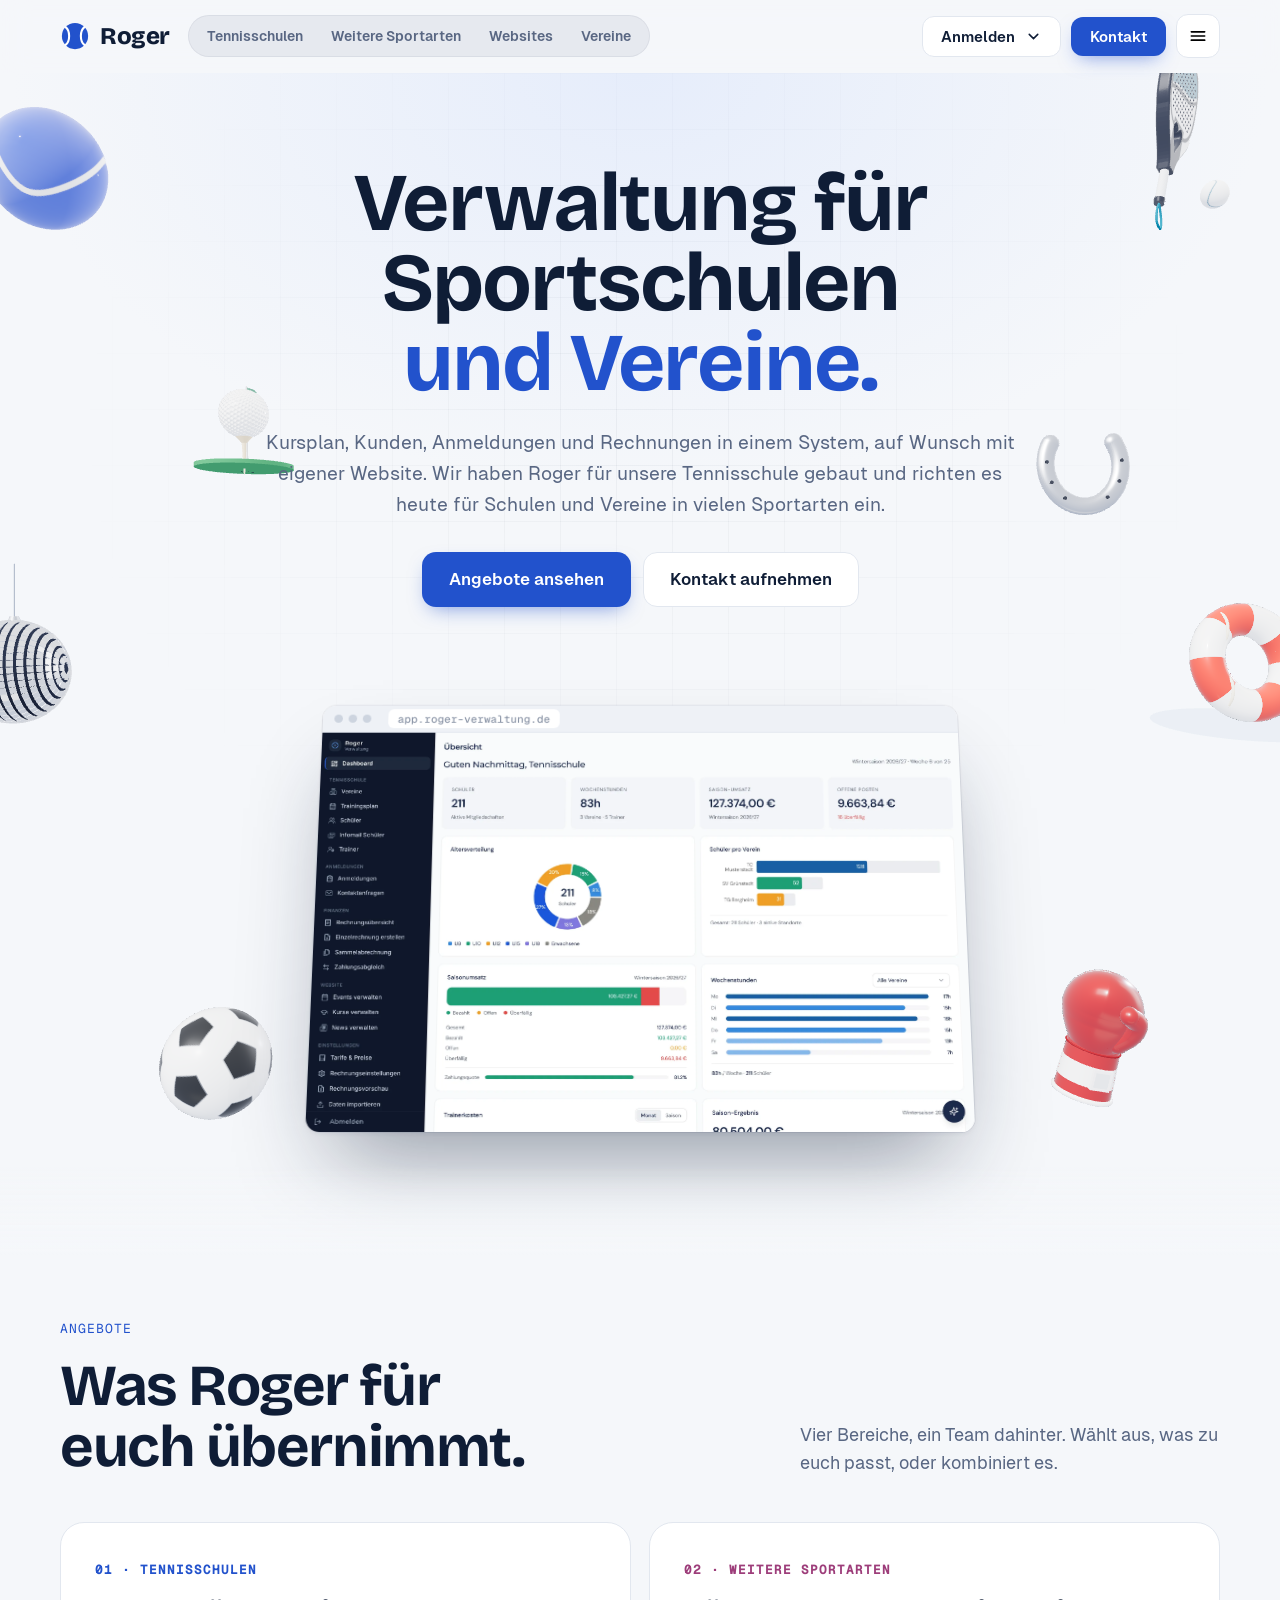
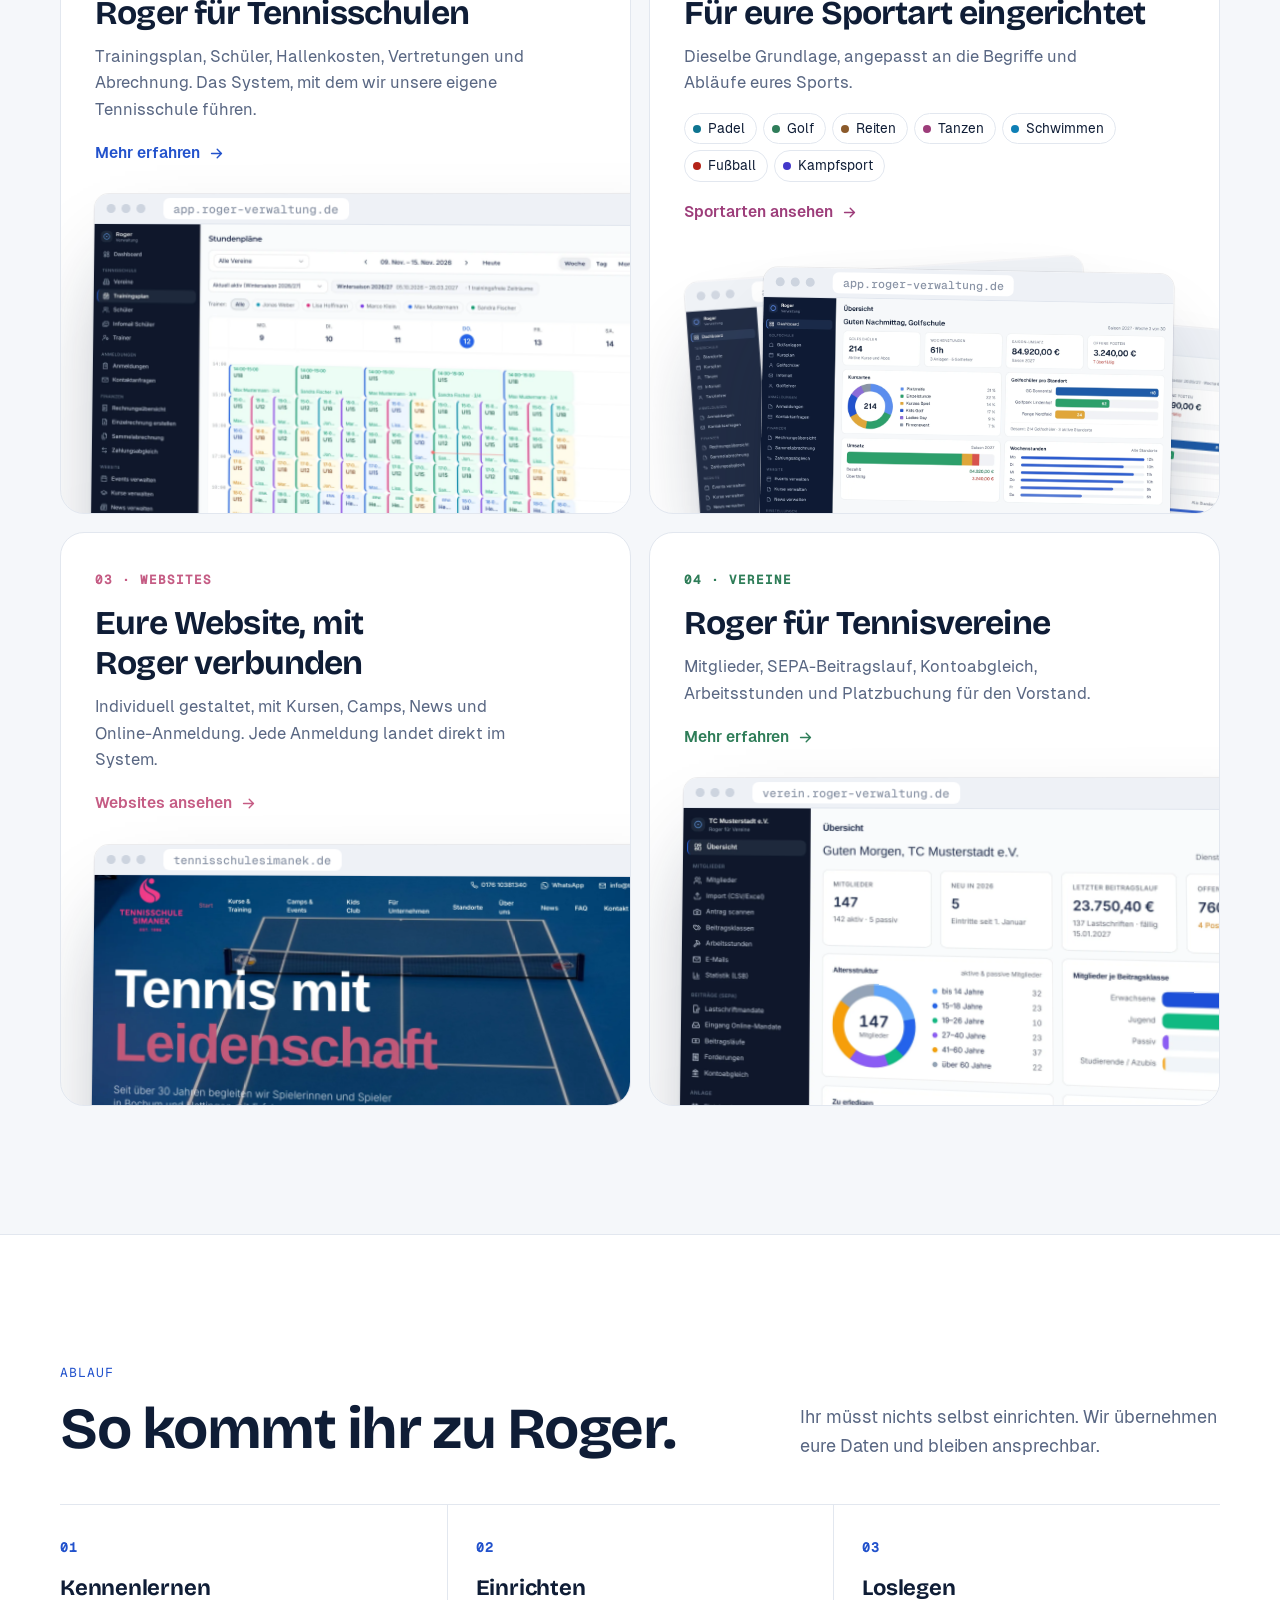
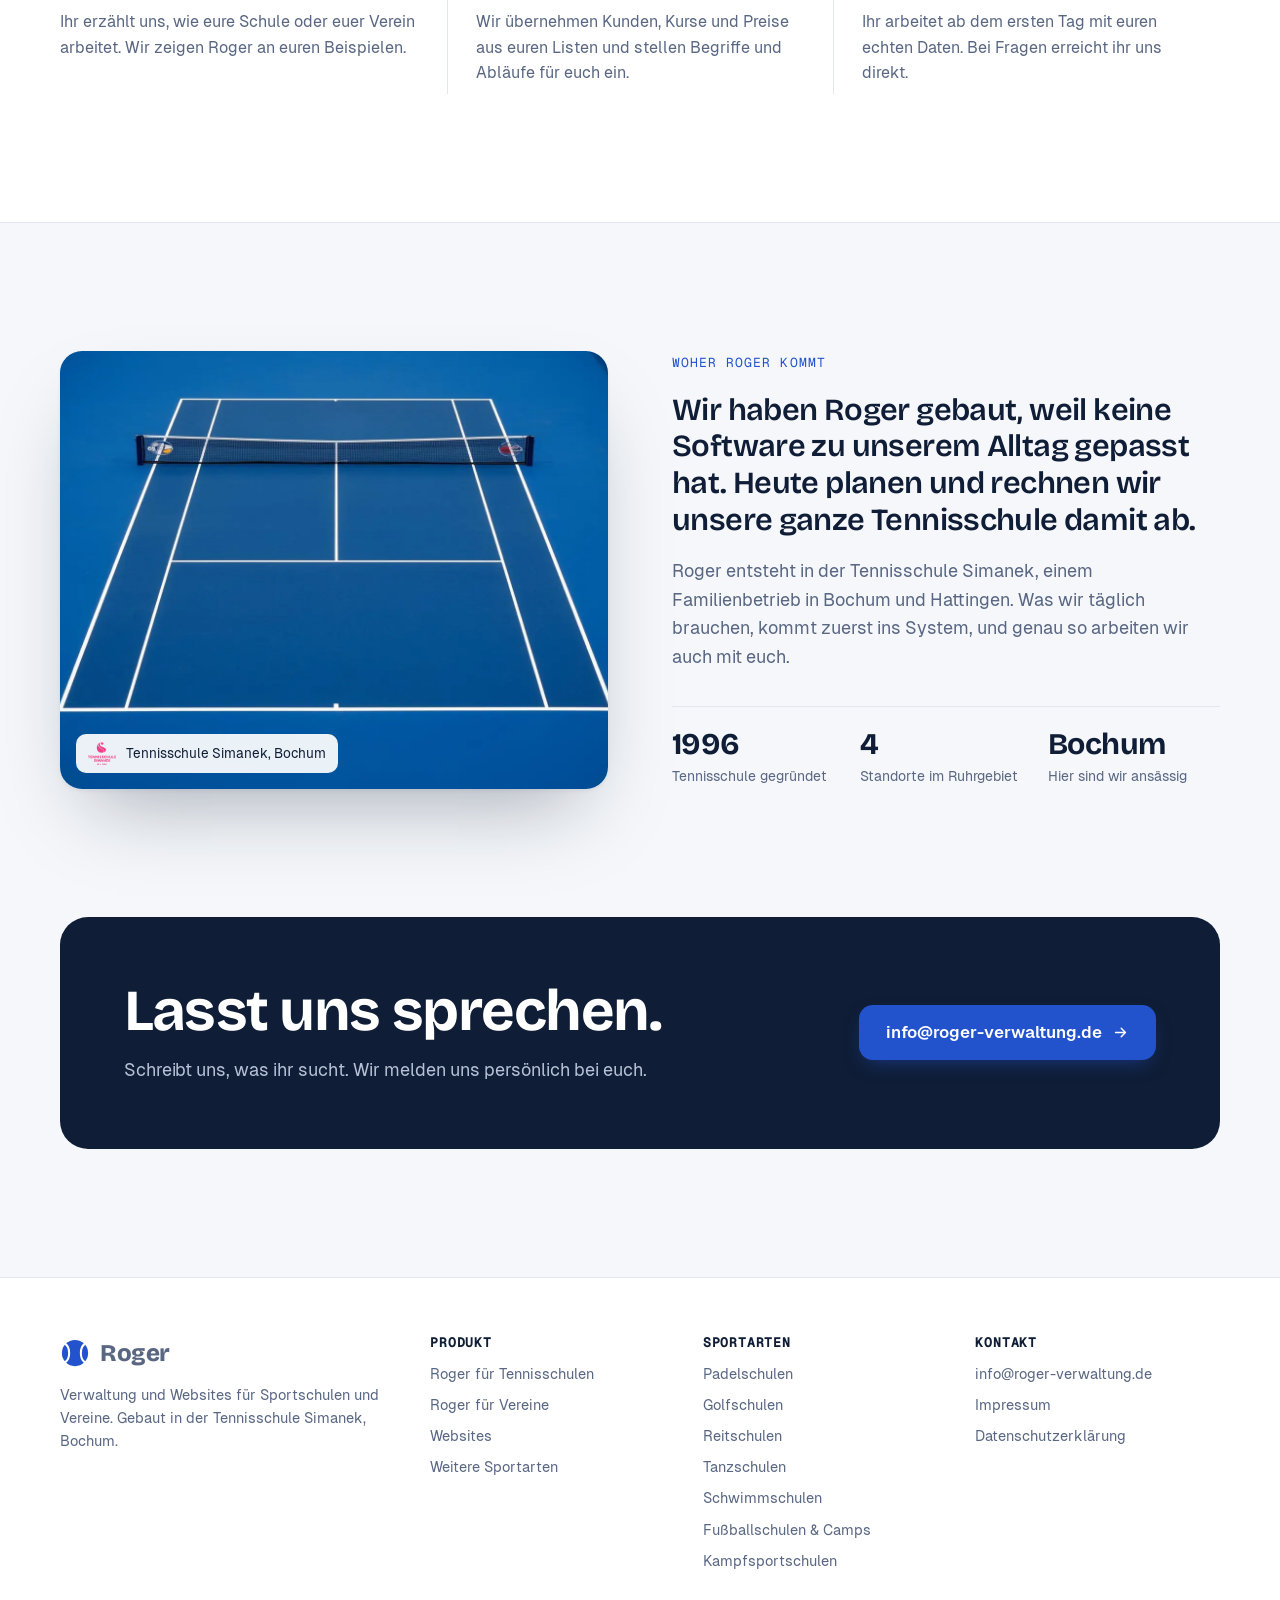
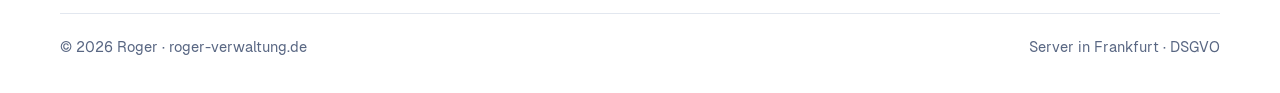
<file: index.html>
<!doctype html>
<html lang="de">
<head>
<meta charset="utf-8">
<meta name="viewport" content="width=device-width, initial-scale=1, viewport-fit=cover">
<link rel="icon" href="/favicon.svg" type="image/svg+xml">
<title>Roger – Verwaltung und Websites für Sportschulen und Vereine</title>
<meta name="description" content="Roger organisiert Kurse, Kunden, Anmeldungen und Rechnungen für Tennisschulen, Vereine und weitere Sportschulen. Auf Wunsch mit eigener Website. Entwickelt in der Tennisschule Simanek, Bochum.">
<meta property="og:title" content="Roger – Verwaltung und Websites für Sportschulen und Vereine">
<meta property="og:description" content="Roger organisiert Kurse, Kunden, Anmeldungen und Rechnungen für Tennisschulen, Vereine und weitere Sportschulen. Auf Wunsch mit eigener Website. Entwickelt in der Tennisschule Simanek, Bochum.">
<meta property="og:image" content="https://roger-verwaltung.de/img/dashboard.webp">
<meta property="og:url" content="https://roger-verwaltung.de/">
<meta name="theme-color" content="#F5F7FA">
<link rel="canonical" href="https://roger-verwaltung.de/">
<link rel="stylesheet" href="/fonts/fonts.css">
<style>
:root{
  --bg:#F5F7FA; --surface:#FFFFFF; --ink:#0F1D36; --muted:#596783; --rule:#E2E7EF;
  --blue:#2252CC; --blue-2:#3A6BE3; --blue-soft:#EAF0FD; --blue-mid:#C9D8F8;
  --grass:#2E7D58; --grass-soft:#E6F3EC; --grass-mid:#BFE0CD;
  --paper:#FBF8F1;
  --f-display:"Bricolage Grotesque","Helvetica Neue",Arial,sans-serif;
  --f-body:"Geist",system-ui,-apple-system,"Segoe UI",sans-serif;
  --f-mono:"Geist Mono",ui-monospace,SFMono-Regular,Menlo,monospace;
  --f-hand:"Segoe Print","Bradley Hand","Comic Sans MS",cursive;
  --wrap:1200px;
  --shadow:0 1px 2px rgba(15,29,54,.06),0 12px 32px -12px rgba(15,29,54,.18);
  --shadow-lg:0 2px 4px rgba(15,29,54,.05),0 40px 80px -30px rgba(15,29,54,.35);
  --ease:cubic-bezier(.2,.7,.2,1);
  color-scheme:light;
}
*{box-sizing:border-box}
html{scroll-behavior:smooth}
body{margin:0;background:var(--bg);color:var(--ink);font-family:var(--f-body);font-size:17px;line-height:1.6;-webkit-font-smoothing:antialiased;overflow-x:hidden}
body.modal-open{overflow:hidden}
a{color:inherit}
img,video{max-width:100%;height:auto;display:block}
.wrap{max-width:var(--wrap);margin:0 auto;padding-left:max(20px,env(safe-area-inset-left,0px));padding-right:max(20px,env(safe-area-inset-right,0px))}
.label{font-family:var(--f-mono);font-size:13px;letter-spacing:.08em;color:var(--blue);text-transform:uppercase}
h1,h2,h3{font-family:var(--f-display);font-weight:700;letter-spacing:-.025em;line-height:1.05;margin:0;text-wrap:balance}
h2{font-size:clamp(34px,4.6vw,58px)}
h3{font-size:22px;letter-spacing:-.01em;line-height:1.2}
p{margin:0}
.lead{color:var(--muted);font-size:clamp(17px,1.4vw,19px);max-width:60ch}
.btn{display:inline-flex;align-items:center;justify-content:center;gap:10px;font:600 16px/1 var(--f-body);text-decoration:none;border-radius:12px;padding:15px 22px;border:1px solid transparent;cursor:pointer;transition:transform .2s ease,box-shadow .2s ease,background .2s,border-color .2s;white-space:nowrap}
.btn svg{width:17px;height:17px;flex:none}
.btn-primary{background:var(--blue);color:#fff;box-shadow:0 8px 20px -8px rgba(34,82,204,.6)}
.btn-primary:hover{transform:translateY(-2px);box-shadow:0 14px 26px -10px rgba(34,82,204,.7);background:var(--blue-2)}
.btn-ghost{background:var(--surface);border-color:var(--rule);color:var(--ink)}
.btn-ghost:hover{border-color:#C9D2E0;transform:translateY(-1px)}
.btn-lg{padding:18px 26px;font-size:17px;border-radius:14px}
:focus-visible{outline:2px solid var(--blue);outline-offset:3px;border-radius:6px}
section{padding-block:clamp(80px,10vw,130px)}
.sec-head{display:grid;gap:18px;margin-bottom:52px;max-width:780px}
.sec-head.center{margin-inline:auto;text-align:center;justify-items:center}
.band{background:var(--surface);border-block:1px solid var(--rule)}

/* ---------- Navigation ---------- */
.nav{position:sticky;top:0;z-index:50;background:rgba(245,247,250,.8);backdrop-filter:saturate(1.4) blur(14px);-webkit-backdrop-filter:saturate(1.4) blur(14px);border-bottom:1px solid transparent;transition:border-color .3s,background .3s}
.nav.scrolled{border-bottom-color:var(--rule);background:rgba(255,255,255,.86)}
.nav .wrap{display:flex;align-items:center;justify-content:space-between;height:72px;gap:20px}
.brand{display:flex;align-items:center;gap:10px;text-decoration:none;font-family:var(--f-display);font-weight:800;font-size:24px;letter-spacing:-.02em}
.brand svg{width:30px;height:30px}
.nav-left{display:flex;align-items:center;gap:18px;min-width:0}
.pswitch{position:relative;display:flex;padding:4px;border-radius:999px;background:rgba(15,29,54,.06);border:1px solid rgba(15,29,54,.06)}
.pswitch a{position:relative;z-index:1;text-decoration:none;font:600 14px/1 var(--f-body);padding:9px 14px;border-radius:999px;color:var(--muted);transition:color .25s;white-space:nowrap}
.pswitch a[aria-current="page"]{color:#fff}
.pswitch a:not([aria-current]):hover{color:var(--ink)}
.pswitch .thumb{position:absolute;top:4px;bottom:4px;border-radius:999px;background:var(--blue);box-shadow:0 6px 14px -6px rgba(34,82,204,.7);transition:left .45s var(--ease),width .45s var(--ease)}
@media (max-width:640px){.brand .bt{display:none}.pswitch a{padding:9px 11px;font-size:13px}}
@media (max-width:520px){.nav .nav-cta .btn-primary{display:none}}
.nav-links{display:flex;gap:26px;font-size:15px;color:var(--muted);white-space:nowrap}
.nav-links a{text-decoration:none;transition:color .2s}
.nav-links a:hover{color:var(--ink)}
.nav-cta{display:flex;gap:10px;align-items:center}
.login-menu{position:relative}.login-menu>summary{list-style:none}.login-menu>summary::-webkit-details-marker{display:none}
.login-menu[open]>summary svg{transform:rotate(180deg)}
.login-pop{position:absolute;right:0;top:calc(100% + 8px);min-width:250px;background:var(--surface);border:1px solid var(--rule);border-radius:12px;box-shadow:0 18px 40px -18px rgba(15,29,54,.35);padding:6px;z-index:60}
.login-pop a{display:block;padding:10px 12px;border-radius:8px;text-decoration:none;color:var(--ink)}
.login-pop a:hover{background:var(--blue-soft)}.login-pop strong{display:block;font-size:15px}.login-pop span{display:block;font-size:13px;color:var(--muted)}
.nav .btn{padding:11px 18px;font-size:15px}
.burger{display:none;width:44px;height:44px;border-radius:12px;border:1px solid var(--rule);background:var(--surface);cursor:pointer;place-items:center}
.burger svg{width:20px;height:20px}
.mnav{display:none}
@media (max-width:1300px){.nav-links{display:none}.burger{display:grid}}
@media (max-width:560px){.nav .btn-ghost,.nav .login-menu{display:none}.nav .btn-primary{padding:11px 14px}}
.mnav.open{display:grid;position:fixed;inset:72px 0 auto 0;z-index:49;background:#fff;border-bottom:1px solid var(--rule);padding:12px 20px 22px;gap:4px;box-shadow:var(--shadow-lg)}
.mnav a{padding:12px 4px;text-decoration:none;font-weight:500;border-bottom:1px solid var(--rule)}
.faq-grid{display:grid;grid-template-columns:minmax(0,.7fr) minmax(0,1.3fr);gap:clamp(28px,5vw,70px);align-items:start}
.faq details{border-top:1px solid var(--rule);padding-block:20px}
.faq details:last-child{border-bottom:1px solid var(--rule)}
.faq summary{cursor:pointer;list-style:none;display:flex;justify-content:space-between;gap:20px;font-family:var(--f-display);font-weight:700;font-size:20px;letter-spacing:-.01em}
.faq summary::-webkit-details-marker{display:none}
.faq summary::after{content:"+";font-family:var(--f-mono);color:var(--blue);transition:transform .25s}
.faq details[open] summary::after{transform:rotate(45deg)}
.faq details p{margin-top:10px;color:var(--muted);max-width:68ch}
footer{padding-block:56px 34px;color:var(--muted);font-size:14.5px;border-top:1px solid var(--rule);background:var(--surface)}
.foot{display:grid;grid-template-columns:1.4fr 1fr 1fr 1fr;gap:28px}
.foot h4{margin:0 0 12px;font:600 13px var(--f-mono);letter-spacing:.06em;text-transform:uppercase;color:var(--ink)}
.foot nav{display:grid;gap:8px}
.foot a{text-decoration:none}
.foot a:hover{color:var(--ink)}
.foot p{max-width:34ch;margin-top:12px}
.copy{margin-top:40px;padding-top:22px;border-top:1px solid var(--rule);display:flex;justify-content:space-between;gap:16px;flex-wrap:wrap}
@media (max-width:820px){.foot{grid-template-columns:1fr 1fr}}


.pswitch .thumb{background:var(--ink);box-shadow:0 6px 14px -6px rgba(15,29,54,.6)}
.rv{opacity:0;transform:translateY(26px);transition:opacity .8s var(--ease),transform .8s var(--ease)}
.rv.in{opacity:1;transform:none}
@media (prefers-reduced-motion:reduce){.rv{opacity:1;transform:none;transition:none}}
main{overflow-x:clip}
h1,h2,h3{overflow-wrap:break-word;hyphens:manual}
@media (max-width:800px){.faq-grid{grid-template-columns:1fr}}
@media (max-width:480px){h2{font-size:clamp(28px,8.4vw,34px)}}
.cap{font:500 12.5px/1.4 var(--f-mono);color:var(--muted);letter-spacing:.02em;margin-top:14px;text-align:center}
canvas.s3d{display:block;width:100%;height:100%;opacity:0;transition:opacity .9s ease}
canvas.s3d.ready{opacity:1}
.win{border-radius:14px;overflow:hidden;background:#fff;box-shadow:0 2px 4px rgba(15,29,54,.05),0 50px 90px -30px rgba(15,29,54,.45),0 0 0 1px rgba(15,29,54,.07)}
.win .bar{height:30px;background:#EEF1F6;border-bottom:1px solid #E1E6EE;display:flex;align-items:center;gap:6px;padding:0 12px}
.win .bar i{width:9px;height:9px;border-radius:50%;background:#CDD4DF}
.win .bar span{margin-left:12px;font:500 11.5px var(--f-mono);color:#8A94A6;background:#fff;border-radius:6px;padding:3px 10px;white-space:nowrap;overflow:hidden;text-overflow:ellipsis;min-width:0}
.win img{width:100%;height:auto;display:block}
.contact{text-align:center;border:1px solid var(--rule);border-radius:28px;padding:clamp(40px,6vw,80px) 24px;position:relative;overflow:hidden}
.contact .lead{margin:16px auto 0}
.contact .cta-row{display:flex;gap:12px;flex-wrap:wrap;justify-content:center;margin-top:30px}

html{scroll-padding-top:84px}.nav-links{display:none!important}.burger{display:grid!important}.sw-s{display:none}.pswitch:not(:has([aria-current])) .thumb{opacity:0;transition:left .45s var(--ease),width .45s var(--ease),opacity .3s}.pswitch.hov .thumb{opacity:1}@media (max-width:1080px){html{scroll-padding-top:128px}.nav .wrap{flex-wrap:wrap;height:auto!important;padding-top:10px;padding-bottom:10px;row-gap:10px}.nav-left{display:contents!important}.nav .brand{order:1}.nav .brand .bt,.nav .brand>span{display:inline!important}.nav-cta{order:2;margin-left:auto}.nav .wrap::after{content:"";order:3;flex-basis:100%;height:0}.pswitch{order:4;overflow-x:auto;scrollbar-width:none;max-width:100%}.pswitch::-webkit-scrollbar{display:none}.mnav.open{inset:118px 0 auto 0!important}}@media (max-width:600px){.pswitch{flex:1 1 100%;justify-content:space-between}.pswitch a{padding:9px 10px!important;font-size:13px!important;flex:1 1 auto;text-align:center}}@media (min-width:1081px){.mnav.open{left:auto!important;right:max(20px,calc((100vw - 1200px) / 2 + 20px))!important;top:78px!important;width:320px;border:1px solid var(--rule);border-radius:16px}}@media (max-width:440px){.sw-l{display:none}.sw-s{display:inline}.pswitch a{padding:9px 6px!important;font-size:12.5px!important}}

.hhero{position:relative;padding-block:clamp(48px,7vw,92px) 0;text-align:center;isolation:isolate;overflow:hidden}
.hhero::before{content:"";position:absolute;inset:0;z-index:-3;background:radial-gradient(70% 50% at 50% 0%,#E6EDFB 0%,rgba(245,247,250,0) 70%)}
.bgfloat{position:absolute;inset:0;width:100%;height:100%;z-index:-1;pointer-events:none;opacity:0;transition:opacity 1.4s ease}
.bgfloat.ready{opacity:1}
@media (max-width:700px){.hhero{padding-top:84px}}
.hhero .grid-bg{position:absolute;inset:0;z-index:-2;background-image:linear-gradient(rgba(15,29,54,.045) 1px,transparent 1px),linear-gradient(90deg,rgba(15,29,54,.045) 1px,transparent 1px);background-size:56px 56px;-webkit-mask:radial-gradient(60% 55% at 50% 30%,#000,transparent 75%);mask:radial-gradient(60% 55% at 50% 30%,#000,transparent 75%)}
.kicker{display:inline-flex;align-items:center;gap:10px;font-size:14px;color:var(--muted);background:rgba(255,255,255,.8);border:1px solid var(--rule);border-radius:999px;padding:6px 14px 6px 6px}
.kicker img{width:26px;height:26px;border-radius:50%;object-fit:cover;background:#fff}
.hhero h1{font-size:clamp(42px,6.4vw,88px);line-height:.98;margin:26px auto 0;max-width:14ch}
.hhero h1 span{color:var(--blue)}
.hhero .lead{margin:24px auto 0;font-size:clamp(17px,1.5vw,20px);max-width:58ch}
.hhero .cta-row{display:flex;gap:12px;flex-wrap:wrap;justify-content:center;margin-top:32px}
.hhero::after{content:"";position:absolute;left:0;right:0;bottom:0;height:90px;z-index:3;background:linear-gradient(rgba(245,247,250,0),var(--bg));pointer-events:none}
.orbit{position:relative;margin:clamp(30px,5vw,60px) auto 0;max-width:1240px;height:clamp(330px,46vw,620px)}
.orbit canvas{position:absolute;inset:0;width:100%;height:100%;opacity:0;transition:opacity 1.2s ease;pointer-events:none}
.orbit canvas.ready{opacity:1}
.orbit .c-back{z-index:0}.orbit .c-front{z-index:2}
.orbit .center{position:absolute;left:50%;top:3%;width:min(54%,700px);transform:translateX(-50%);z-index:1;perspective:1600px}
.orbit .center .win{transform:rotateX(12deg);transform-origin:50% 100%;transition:transform 1s var(--ease)}
.orbit:hover .center .win{transform:rotateX(4deg)}
@media (max-width:700px){.orbit .center{width:80%;top:8%}}
.sec-intro{display:flex;justify-content:space-between;align-items:end;gap:30px;margin-bottom:44px;flex-wrap:wrap}
.sec-intro>div{flex:1 1 440px}.sec-intro h2{max-width:16ch}.sec-intro .lead{flex:0 1 420px;max-width:44ch}
.offers{display:grid;grid-template-columns:repeat(2,minmax(0,1fr));gap:18px}
.offer{--ac:#2252CC;position:relative;display:flex;flex-direction:column;min-height:540px;text-decoration:none;color:var(--ink);background:var(--surface);border:1px solid var(--rule);border-radius:24px;overflow:hidden;transition:box-shadow .4s var(--ease),border-color .4s,transform .4s var(--ease)}
.offer:hover{box-shadow:0 40px 80px -40px rgba(15,29,54,.45);border-color:color-mix(in srgb,var(--ac) 30%,var(--rule));transform:translateY(-4px)}
.offer .tx{padding:32px 34px 0;position:relative;z-index:2}
.offer .no{font:600 12.5px var(--f-mono);letter-spacing:.08em;color:var(--ac)}
.offer h3{font-size:clamp(28px,2.6vw,36px);letter-spacing:-.025em;margin-top:12px}
.offer p{color:var(--muted);margin-top:10px;max-width:40ch;font-size:16.5px}
.offer .go{display:inline-flex;align-items:center;gap:8px;margin-top:18px;font-weight:600;font-size:15.5px;color:var(--ac)}
.offer .go svg{width:17px;height:17px;transition:transform .35s var(--ease)}
.offer:hover .go svg{transform:translateX(5px)}
.offer .vis{position:relative;flex:1;margin-top:28px;min-height:260px}
.offer .vis::before{content:"";position:absolute;inset:0;background:radial-gradient(70% 80% at 60% 100%,color-mix(in srgb,var(--ac) 14%,transparent),transparent 70%)}
.offer .vis .win{position:absolute;left:34px;right:-60px;top:0;transform:perspective(1400px) rotateY(-10deg) rotateX(4deg);transform-origin:0 0;transition:transform .8s var(--ease)}
.offer:hover .vis .win{transform:perspective(1400px) rotateY(-4deg) rotateX(1deg) translateY(-8px)}
.offer .fan .win{width:72%;right:auto}
.offer .fan .win:nth-child(1){left:6%;top:30px;transform:perspective(1400px) rotateZ(-4deg) translateZ(-40px);opacity:.92}
.offer .fan .win:nth-child(2){left:20%;top:14px;transform:perspective(1400px) rotateZ(1deg);z-index:2}
.offer .fan .win:nth-child(3){left:34%;top:44px;transform:perspective(1400px) rotateZ(5deg) translateZ(-20px);z-index:1}
.offer:hover .fan .win:nth-child(1){transform:perspective(1400px) rotateZ(-7deg) translateX(-14px)}
.offer:hover .fan .win:nth-child(3){transform:perspective(1400px) rotateZ(8deg) translateX(14px)}
.sports{display:flex;flex-wrap:wrap;gap:6px;margin-top:16px}
.sports span{display:inline-flex;align-items:center;gap:7px;font-size:13.5px;color:var(--ink);border:1px solid var(--rule);border-radius:999px;padding:4px 11px 4px 8px;background:#fff}
.sports i{width:8px;height:8px;border-radius:50%}
@media (max-width:900px){.offers{grid-template-columns:1fr}.offer{min-height:0}.offer .vis{min-height:clamp(200px,52vw,330px)}}
@media (max-width:560px){.offer .tx{padding:24px 22px 0}.offer .vis .win{left:22px}}
.steps{display:grid;grid-template-columns:repeat(3,1fr);gap:0;border-top:1px solid var(--rule)}
.steps div{padding:28px 28px 8px 0}
.steps div+div{padding-left:28px;border-left:1px solid var(--rule)}
.steps b{font:600 13px var(--f-mono);letter-spacing:.08em;color:var(--blue)}
.steps h3{margin-top:14px}.steps p{color:var(--muted);margin-top:8px;font-size:16px;max-width:34ch}
@media (max-width:800px){.steps{grid-template-columns:1fr}.steps div,.steps div+div{padding:24px 0;border-left:0;border-bottom:1px solid var(--rule)}}
.origin{display:grid;grid-template-columns:minmax(0,1fr) minmax(0,1fr);gap:clamp(28px,5vw,70px);align-items:center}
.origin .ph{position:relative;border-radius:22px;overflow:hidden;aspect-ratio:4/3.2;box-shadow:var(--shadow-lg)}
.origin .ph img{width:100%;height:100%;object-fit:cover;transform:scale(1.06);transition:transform 1.4s var(--ease)}
.origin .ph.in img{transform:scale(1)}
.origin .ph figcaption{position:absolute;left:16px;bottom:16px;background:rgba(255,255,255,.92);border-radius:10px;padding:8px 12px;font-size:13.5px;display:flex;align-items:center;gap:10px}
.origin .ph figcaption img{width:28px;height:auto;transform:none}
.origin blockquote{margin:0;font-family:var(--f-display);font-weight:600;font-size:clamp(24px,2.4vw,32px);line-height:1.2;letter-spacing:-.02em}
.origin .facts{display:grid;grid-template-columns:repeat(3,1fr);gap:16px;margin-top:34px;border-top:1px solid var(--rule);padding-top:22px}
.origin .facts b{display:block;font:700 30px/1 var(--f-display);letter-spacing:-.02em}
.origin .facts span{display:block;color:var(--muted);font-size:14px;margin-top:6px}
@media (max-width:860px){.origin{grid-template-columns:1fr}}
.contact{background:var(--ink);color:#fff;border:0;text-align:left;display:grid;grid-template-columns:1.2fr 1fr;gap:30px;align-items:center;padding:clamp(36px,5vw,64px)}
.contact h2{color:#fff}.contact .lead{color:#B7C1D6;margin:14px 0 0}
.contact .cta-row{justify-content:flex-end;margin-top:0}
.contact .btn-ghost{background:transparent;color:#fff;border-color:rgba(255,255,255,.25)}
@media (max-width:800px){.contact{grid-template-columns:1fr}.contact .cta-row{justify-content:flex-start}}

</style>
</head>
<body>
<script>
// Alte Links auf Abschnitte der früheren Startseite (Tennisschulen) weiterleiten
(function () { var h = location.hash.slice(1); if (h && ['angebote', 'ablauf', 'kontakt', 'top'].indexOf(h) < 0) location.replace('/tennisschulen' + location.hash); })();
</script>
<header class="nav" id="nav">
  <div class="wrap">
    <div class="nav-left">
      <a class="brand" href="/" aria-label="Roger – Übersicht aller Produkte"><svg viewBox="0 0 32 32" aria-hidden="true"><circle cx="16" cy="16" r="14" fill="#2252CC"/><path d="M6 6.5c5 4 5 15 0 19M26 6.5c-5 4-5 15 0 19" fill="none" stroke="#fff" stroke-width="2.2" stroke-linecap="round"/></svg><span class="bt">Roger</span></a>
      <nav class="pswitch" aria-label="Produkt wählen"><a href="/tennisschulen"><span class="sw-l">Tennisschulen</span><span class="sw-s">Tennis</span></a><a href="/sportarten">Weitere Sportarten</a><a href="/websites">Websites</a><a href="/vereine">Vereine</a><i class="thumb" aria-hidden="true"></i></nav>
    </div>
    <nav class="nav-links" aria-label="Abschnitte"><a href="#angebote">Angebote</a><a href="#ablauf">Ablauf</a><a href="#kontakt">Kontakt</a></nav>
    <div class="nav-cta">
      <details class="login-menu">
        <summary class="btn btn-ghost">Anmelden <svg viewBox="0 0 24 24" width="14" height="14" fill="none" stroke="currentColor" stroke-width="2.2" stroke-linecap="round" aria-hidden="true"><path d="m6 9 6 6 6-6"/></svg></summary>
        <div class="login-pop" role="menu">
          <a role="menuitem" href="https://app.roger-verwaltung.de"><strong>Schule</strong><span>Kursplan, Kunden, Abrechnung</span></a>
          <a role="menuitem" href="https://verein.roger-verwaltung.de"><strong>Verein</strong><span>Mitglieder, Beiträge, SEPA</span></a>
        </div>
      </details>
      <a class="btn btn-primary" href="#kontakt">Kontakt</a>
      <button class="burger" type="button" id="burger" aria-label="Menü öffnen" aria-expanded="false" aria-controls="mnav"><svg viewBox="0 0 24 24" fill="none" stroke="currentColor" stroke-width="2" stroke-linecap="round"><path d="M4 7h16M4 12h16M4 17h16"/></svg></button>
    </div>
  </div>
</header>
<nav class="mnav" id="mnav" aria-label="Menü"><a href="#angebote">Angebote</a><a href="#ablauf">Ablauf</a><a href="#kontakt">Kontakt</a><a href="/tennisschulen">Roger für Tennisschulen</a><a href="/vereine">Roger für Vereine</a><a href="/websites">Websites</a><a href="/sportarten">Alle Sportarten</a><a href="https://app.roger-verwaltung.de">Anmelden Schule</a><a href="https://verein.roger-verwaltung.de">Anmelden Verein</a></nav>
<main id="top">
<section class="hhero" aria-labelledby="h">
  <div class="grid-bg" aria-hidden="true"></div>
  <canvas class="bgfloat" id="bgfloat" aria-hidden="true"></canvas>
  <div class="wrap">
    <h1 id="h" style="margin-top:0">Verwaltung für Sportschulen <span>und Vereine.</span></h1>
    <p class="lead">Kursplan, Kunden, Anmeldungen und Rechnungen in einem System, auf Wunsch mit eigener Website. Wir haben Roger für unsere Tennisschule gebaut und richten es heute für Schulen und Vereine in vielen Sportarten ein.</p>
    <div class="cta-row"><a class="btn btn-primary btn-lg" href="#angebote">Angebote ansehen</a><a class="btn btn-ghost btn-lg" href="#kontakt">Kontakt aufnehmen</a></div>
  </div>
  <div class="orbit" id="orbit">
    <div class="center"><div class="win"><div class="bar"><i></i><i></i><i></i><span>app.roger-verwaltung.de</span></div><img src="/img/dashboard.webp" alt="Übersicht in Roger" width="1200" height="750" decoding="async"></div></div>
  </div>
</section>

<section id="angebote" aria-labelledby="o-h" style="padding-top:clamp(40px,5vw,70px)">
  <div class="wrap">
    <div class="sec-intro"><div><p class="label">Angebote</p><h2 id="o-h" style="margin-top:16px">Was Roger für euch übernimmt.</h2></div><p class="lead">Vier Bereiche, ein Team dahinter. Wählt aus, was zu euch passt, oder kombiniert es.</p></div>
    <div class="offers">
      <a class="offer rv" href="/tennisschulen" style="--ac:#2252CC">
        <div class="tx"><span class="no">01 · TENNISSCHULEN</span><h3>Roger für Tennisschulen</h3><p>Trainingsplan, Schüler, Hallenkosten, Vertretungen und Abrechnung. Das System, mit dem wir unsere eigene Tennisschule führen.</p><span class="go">Mehr erfahren <svg viewBox="0 0 24 24" fill="none" stroke="currentColor" stroke-width="2" stroke-linecap="round" stroke-linejoin="round" aria-hidden="true"><path d="M5 12h14M13 6l6 6-6 6"/></svg></span></div>
        <div class="vis"><div class="win"><div class="bar"><i></i><i></i><i></i><span>app.roger-verwaltung.de</span></div><img src="/img/plan.webp" alt="Trainingsplan in Roger" width="1200" height="750" loading="lazy" decoding="async"></div></div>
      </a>
      <a class="offer rv" href="/sportarten" style="--ac:#9D3D7A;transition-delay:80ms">
        <div class="tx"><span class="no">02 · WEITERE SPORTARTEN</span><h3>Für eure Sportart eingerichtet</h3><p>Dieselbe Grundlage, angepasst an die Begriffe und Abläufe eures Sports.</p><div class="sports"><span><i style="background:#0E7490"></i>Padel</span><span><i style="background:#2F7D5A"></i>Golf</span><span><i style="background:#8B5A2B"></i>Reiten</span><span><i style="background:#9D3D7A"></i>Tanzen</span><span><i style="background:#0E7FB5"></i>Schwimmen</span><span><i style="background:#B42318"></i>Fußball</span><span><i style="background:#4338CA"></i>Kampfsport</span></div><span class="go">Sportarten ansehen <svg viewBox="0 0 24 24" fill="none" stroke="currentColor" stroke-width="2" stroke-linecap="round" stroke-linejoin="round" aria-hidden="true"><path d="M5 12h14M13 6l6 6-6 6"/></svg></span></div>
        <div class="vis fan"><div class="win"><div class="bar"><i></i><i></i><i></i><span>app.roger-verwaltung.de</span></div><img src="/img/sport/tanz-dashboard.webp" alt="Roger für Tanzschulen" width="1200" height="750" loading="lazy" decoding="async"></div><div class="win"><div class="bar"><i></i><i></i><i></i><span>app.roger-verwaltung.de</span></div><img src="/img/sport/golf-dashboard.webp" alt="Roger für Golfschulen" width="1200" height="750" loading="lazy" decoding="async"></div><div class="win"><div class="bar"><i></i><i></i><i></i><span>app.roger-verwaltung.de</span></div><img src="/img/sport/reiten-dashboard.webp" alt="Roger für Reitschulen" width="1200" height="750" loading="lazy" decoding="async"></div></div>
      </a>
      <a class="offer rv" href="/websites" style="--ac:#C55C84">
        <div class="tx"><span class="no">03 · WEBSITES</span><h3>Eure Website, mit Roger verbunden</h3><p>Individuell gestaltet, mit Kursen, Camps, News und Online-Anmeldung. Jede Anmeldung landet direkt im System.</p><span class="go">Websites ansehen <svg viewBox="0 0 24 24" fill="none" stroke="currentColor" stroke-width="2" stroke-linecap="round" stroke-linejoin="round" aria-hidden="true"><path d="M5 12h14M13 6l6 6-6 6"/></svg></span></div>
        <div class="vis"><div class="win"><div class="bar"><i></i><i></i><i></i><span>tennisschulesimanek.de</span></div><img src="/img/web-start.webp" alt="Website der Tennisschule Simanek" width="1200" height="750" loading="lazy" decoding="async"></div></div>
      </a>
      <a class="offer rv" href="/vereine" style="--ac:#2E7D58;transition-delay:80ms">
        <div class="tx"><span class="no">04 · VEREINE</span><h3>Roger für Tennisvereine</h3><p>Mitglieder, SEPA-Beitragslauf, Kontoabgleich, Arbeitsstunden und Platzbuchung für den Vorstand.</p><span class="go">Mehr erfahren <svg viewBox="0 0 24 24" fill="none" stroke="currentColor" stroke-width="2" stroke-linecap="round" stroke-linejoin="round" aria-hidden="true"><path d="M5 12h14M13 6l6 6-6 6"/></svg></span></div>
        <div class="vis"><div class="win"><div class="bar"><i></i><i></i><i></i><span>verein.roger-verwaltung.de</span></div><img src="/img/v-dashboard.webp" alt="Vereinsübersicht in Roger" width="1200" height="750" loading="lazy" decoding="async"></div></div>
      </a>
    </div>
  </div>
</section>

<section class="band" id="ablauf" aria-labelledby="a-h">
  <div class="wrap">
    <div class="sec-intro"><div><p class="label">Ablauf</p><h2 id="a-h" style="margin-top:16px">So kommt ihr zu Roger.</h2></div><p class="lead">Ihr müsst nichts selbst einrichten. Wir übernehmen eure Daten und bleiben ansprechbar.</p></div>
    <div class="steps">
      <div class="rv"><b>01</b><h3>Kennenlernen</h3><p>Ihr erzählt uns, wie eure Schule oder euer Verein arbeitet. Wir zeigen Roger an euren Beispielen.</p></div>
      <div class="rv" style="transition-delay:90ms"><b>02</b><h3>Einrichten</h3><p>Wir übernehmen Kunden, Kurse und Preise aus euren Listen und stellen Begriffe und Abläufe für euch ein.</p></div>
      <div class="rv" style="transition-delay:180ms"><b>03</b><h3>Loslegen</h3><p>Ihr arbeitet ab dem ersten Tag mit euren echten Daten. Bei Fragen erreicht ihr uns direkt.</p></div>
    </div>
  </div>
</section>

<section aria-labelledby="u-h">
  <div class="wrap origin">
    <figure class="ph rv" style="margin:0"><img src="/img/simanek-court.webp" alt="Tennisplatz der Tennisschule Simanek" loading="lazy"><figcaption><img src="/img/simanek-logo.png" alt="">Tennisschule Simanek, Bochum</figcaption></figure>
    <div class="rv">
      <p class="label" id="u-h">Woher Roger kommt</p>
      <blockquote style="margin-top:18px">Wir haben Roger gebaut, weil keine Software zu unserem Alltag gepasst hat. Heute planen und rechnen wir unsere ganze Tennisschule damit ab.</blockquote>
      <p class="lead" style="margin-top:18px">Roger entsteht in der Tennisschule Simanek, einem Familienbetrieb in Bochum und Hattingen. Was wir täglich brauchen, kommt zuerst ins System, und genau so arbeiten wir auch mit euch.</p>
      <div class="facts"><div><b>1996</b><span>Tennisschule gegründet</span></div><div><b>4</b><span>Standorte im Ruhrgebiet</span></div><div><b>Bochum</b><span>Hier sind wir ansässig</span></div></div>
    </div>
  </div>
</section>

<section id="kontakt" style="padding-top:0" aria-labelledby="c-h">
  <div class="wrap"><div class="contact rv"><div><h2 id="c-h">Lasst uns sprechen.</h2><p class="lead">Schreibt uns, was ihr sucht. Wir melden uns persönlich bei euch.</p></div><div class="cta-row"><a class="btn btn-primary btn-lg" href="mailto:info@roger-verwaltung.de?subject=Anfrage%20zu%20Roger">info@roger-verwaltung.de <svg viewBox="0 0 24 24" fill="none" stroke="currentColor" stroke-width="2" stroke-linecap="round" stroke-linejoin="round" aria-hidden="true"><path d="M5 12h14M13 6l6 6-6 6"/></svg></a></div></div></div>
</section>
</main>
<footer>
  <div class="wrap">
    <div class="foot">
      <div><a class="brand" href="/"><svg viewBox="0 0 32 32" aria-hidden="true"><circle cx="16" cy="16" r="14" fill="#2252CC"/><path d="M6 6.5c5 4 5 15 0 19M26 6.5c-5 4-5 15 0 19" fill="none" stroke="#fff" stroke-width="2.2" stroke-linecap="round"/></svg>Roger</a><p>Verwaltung und Websites für Sportschulen und Vereine. Gebaut in der Tennisschule Simanek, Bochum.</p></div>
      <div><h4>Produkt</h4><nav><a href="/tennisschulen">Roger für Tennisschulen</a><a href="/vereine">Roger für Vereine</a><a href="/websites">Websites</a><a href="/sportarten">Weitere Sportarten</a></nav></div>
      <div><h4>Sportarten</h4><nav><a href="/sportarten/padel">Padelschulen</a><a href="/sportarten/golf">Golfschulen</a><a href="/sportarten/reiten">Reitschulen</a><a href="/sportarten/tanz">Tanzschulen</a><a href="/sportarten/schwimmen">Schwimmschulen</a><a href="/sportarten/fussball">Fußballschulen &amp; Camps</a><a href="/sportarten/kampfsport">Kampfsportschulen</a></nav></div>
      <div><h4>Kontakt</h4><nav><a href="mailto:info@roger-verwaltung.de">info@roger-verwaltung.de</a><a href="/impressum.html">Impressum</a><a href="/datenschutz.html">Datenschutzerklärung</a></nav></div>
    </div>
    <div class="copy"><span>© 2026 Roger · roger-verwaltung.de</span><span>Server in Frankfurt · DSGVO</span></div>
  </div>
</footer>
<script>
(() => {
  const nav = document.getElementById('nav');
  addEventListener('scroll', () => nav.classList.toggle('scrolled', scrollY > 10), { passive: true });
  const burger = document.getElementById('burger'), mnav = document.getElementById('mnav');
  burger.addEventListener('click', () => { const o = mnav.classList.toggle('open'); burger.setAttribute('aria-expanded', o); });
  mnav.querySelectorAll('a').forEach((a) => a.addEventListener('click', () => { mnav.classList.remove('open'); burger.setAttribute('aria-expanded', 'false'); }));
  document.addEventListener('click', (ev) => { const m = document.querySelector('.login-menu'); if (m && m.open && !m.contains(ev.target)) m.open = false; });
  const sw = document.querySelector('.pswitch');
  if (sw) { const thumb = sw.querySelector('.thumb'), cur = sw.querySelector('[aria-current]');
    const place = (el) => { thumb.style.left = el.offsetLeft + 'px'; thumb.style.width = el.offsetWidth + 'px'; };
    const settle = () => { if (cur) place(cur); sw.classList.remove('hov'); }; settle(); addEventListener('resize', settle); document.fonts && document.fonts.ready.then(settle);
    sw.querySelectorAll('a').forEach((a) => a.addEventListener('mouseenter', () => { place(a); sw.classList.add('hov'); })); sw.addEventListener('mouseleave', settle); }
  const io = new IntersectionObserver((es) => es.forEach((en) => { if (en.isIntersecting) { en.target.classList.add('in'); io.unobserve(en.target); } }), { threshold: .12 });
  document.querySelectorAll('.rv').forEach((el) => io.observe(el));
})();
</script>
<script type="module">
import { mountFloat } from '/js/sport3d.js';
const ok = (() => { try { const c = document.createElement('canvas'); return !!(c.getContext('webgl2') || c.getContext('webgl')); } catch (e) { return false; } })();
if (ok) mountFloat(document.getElementById('bgfloat'), [["tennis", "#2252CC", 0.1, 0.1, 130, 1], ["padel", "#0E7490", 0.89, 0.09, 150, 1], ["golf", "#2F7D5A", 0.18, 0.33, 96, 0.75], ["reiten", "#8B5A2B", 0.83, 0.32, 100, 0.75], ["tanz", "#9D3D7A", 0.08, 0.5, 130, 1], ["schwimmen", "#0E7FB5", 0.93, 0.52, 130, 1], ["fussball", "#B42318", 0.17, 0.78, 130, 1], ["kampfsport", "#4338CA", 0.84, 0.8, 140, 1]], [["tennis", "#2252CC", 0.17, 0.085, 50, 1], ["padel", "#0E7490", 0.84, 0.075, 60, 1], ["golf", "#2F7D5A", 0.14, 0.51, 54, 1], ["schwimmen", "#0E7FB5", 0.87, 0.55, 56, 1], ["fussball", "#B42318", 0.1, 0.66, 54, 1], ["kampfsport", "#4338CA", 0.9, 0.68, 60, 1], ["tanz", "#9D3D7A", 0.12, 0.95, 52, 1], ["reiten", "#8B5A2B", 0.88, 0.96, 50, 1]]);
</script>
</body>
</html>
</file>
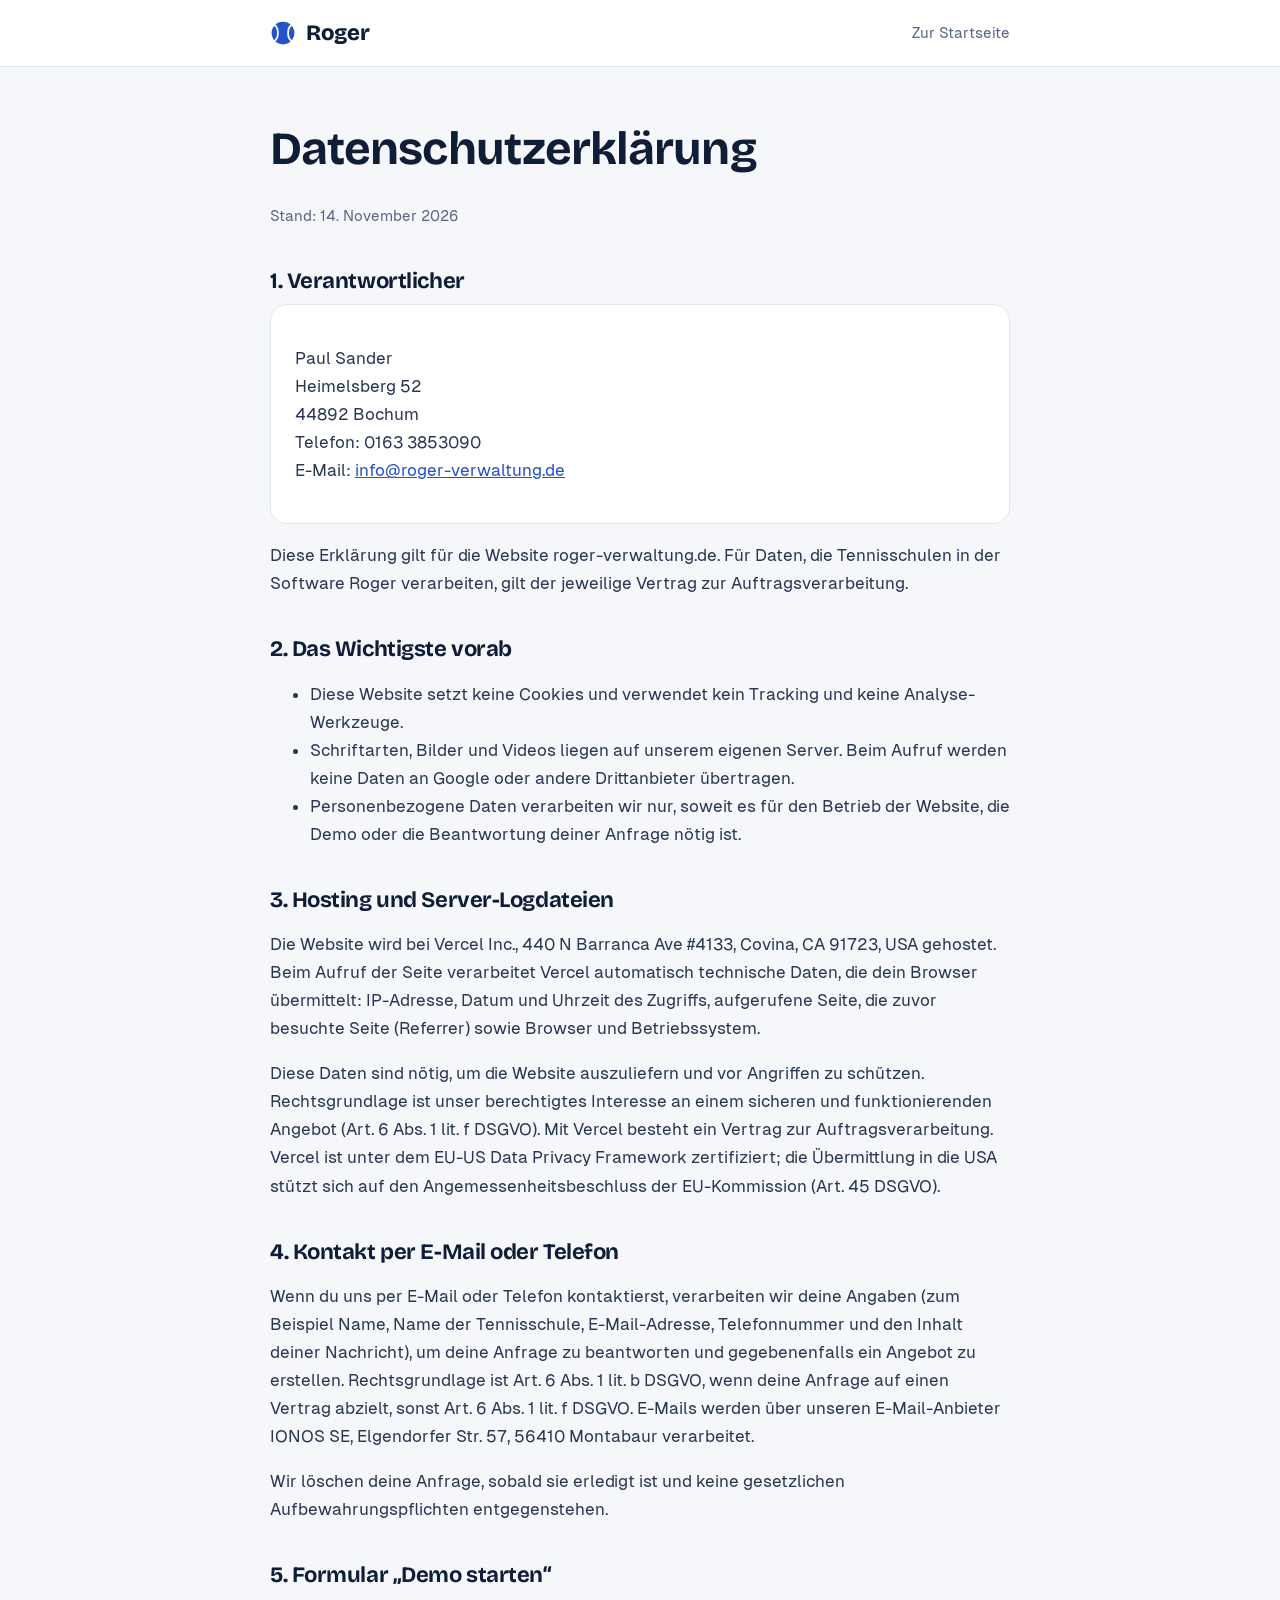
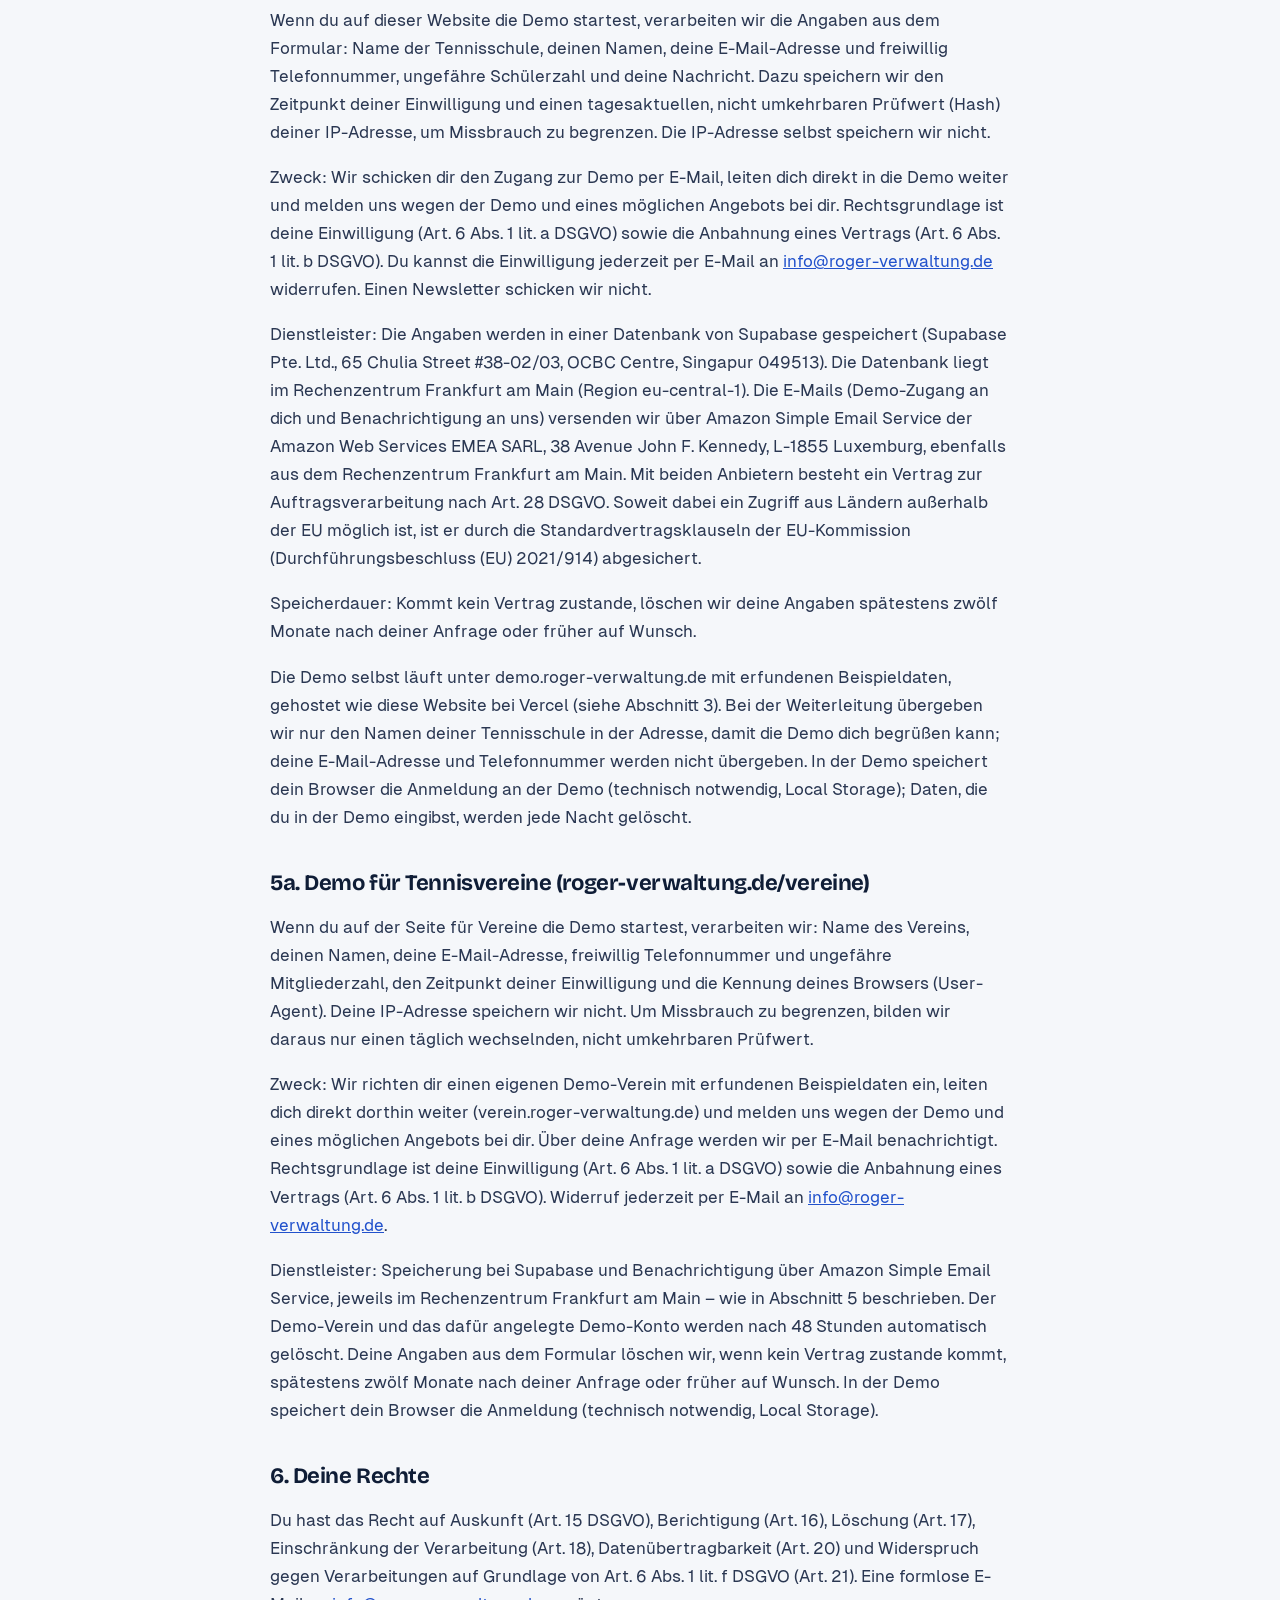
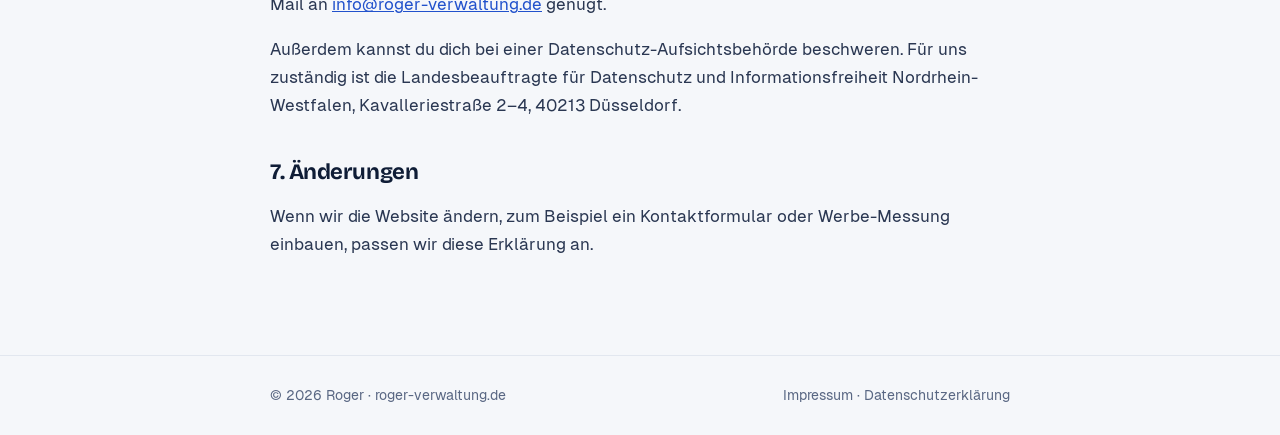
<file: datenschutz.html>
<!doctype html>
<html lang="de">
<head>
<meta charset="utf-8">
<meta name="viewport" content="width=device-width, initial-scale=1, viewport-fit=cover">
<title>Datenschutzerklärung – Roger</title>
<meta name="robots" content="noindex">
<link rel="icon" href="favicon.svg" type="image/svg+xml">
<link rel="stylesheet" href="fonts/fonts.css">
<style>
:root{--bg:#F5F7FA;--surface:#fff;--ink:#0F1D36;--muted:#596783;--rule:#E2E7EF;--blue:#2252CC;color-scheme:light}
*{box-sizing:border-box}
body{margin:0;background:var(--bg);color:var(--ink);font-family:"Geist",system-ui,-apple-system,"Segoe UI",sans-serif;font-size:17px;line-height:1.65;-webkit-font-smoothing:antialiased}
.wrap{max-width:780px;margin:0 auto;padding-left:max(20px,env(safe-area-inset-left,0px));padding-right:max(20px,env(safe-area-inset-right,0px))}
header{border-bottom:1px solid var(--rule);background:var(--surface)}
header .wrap{display:flex;justify-content:space-between;align-items:center;height:66px}
.brand{display:flex;align-items:center;gap:10px;text-decoration:none;color:inherit;font-family:"Bricolage Grotesque",Arial,sans-serif;font-weight:800;font-size:22px}
.brand svg{width:26px;height:26px}
header a.back{color:var(--muted);text-decoration:none;font-size:15px}
main{padding-block:56px 80px}
h1,h2{font-family:"Bricolage Grotesque",Arial,sans-serif;letter-spacing:-.02em;line-height:1.15}
h1{font-size:clamp(34px,5vw,46px);margin:0 0 28px}
h2{font-size:22px;margin:40px 0 10px}
p,li{color:#2A3752} a{color:var(--blue)}
.box{background:var(--surface);border:1px solid var(--rule);border-radius:16px;padding:22px 24px}
.muted{color:var(--muted);font-size:15px}
footer{border-top:1px solid var(--rule);padding-block:28px;color:var(--muted);font-size:14px}
footer .wrap{display:flex;gap:20px;flex-wrap:wrap;justify-content:space-between}
footer a{color:inherit;text-decoration:none}
</style>
</head>
<body>
<header><div class="wrap"><a class="brand" href="/"><svg viewBox="0 0 32 32" aria-hidden="true"><circle cx="16" cy="16" r="14" fill="#2252CC"/><path d="M6 6.5c5 4 5 15 0 19M26 6.5c-5 4-5 15 0 19" fill="none" stroke="#fff" stroke-width="2.2" stroke-linecap="round"/></svg>Roger</a><a class="back" href="/">Zur Startseite</a></div></header>
<main class="wrap">
<h1>Datenschutzerklärung</h1>
<p class="muted">Stand: 14. November 2026</p>
<h2>1. Verantwortlicher</h2>
<div class="box"><p>Paul Sander<br>Heimelsberg 52<br>44892 Bochum<br>Telefon: 0163 3853090<br>E-Mail: <a href="mailto:info@roger-verwaltung.de">info@roger-verwaltung.de</a></p></div>
<p>Diese Erklärung gilt für die Website roger-verwaltung.de. Für Daten, die Tennisschulen in der Software Roger verarbeiten, gilt der jeweilige Vertrag zur Auftragsverarbeitung.</p>

<h2>2. Das Wichtigste vorab</h2>
<ul>
<li>Diese Website setzt keine Cookies und verwendet kein Tracking und keine Analyse-Werkzeuge.</li>
<li>Schriftarten, Bilder und Videos liegen auf unserem eigenen Server. Beim Aufruf werden keine Daten an Google oder andere Drittanbieter übertragen.</li>
<li>Personenbezogene Daten verarbeiten wir nur, soweit es für den Betrieb der Website, die Demo oder die Beantwortung deiner Anfrage nötig ist.</li>
</ul>

<h2>3. Hosting und Server-Logdateien</h2>
<p>Die Website wird bei Vercel Inc., 440 N Barranca Ave #4133, Covina, CA 91723, USA gehostet. Beim Aufruf der Seite verarbeitet Vercel automatisch technische Daten, die dein Browser übermittelt: IP-Adresse, Datum und Uhrzeit des Zugriffs, aufgerufene Seite, die zuvor besuchte Seite (Referrer) sowie Browser und Betriebssystem.</p>
<p>Diese Daten sind nötig, um die Website auszuliefern und vor Angriffen zu schützen. Rechtsgrundlage ist unser berechtigtes Interesse an einem sicheren und funktionierenden Angebot (Art. 6 Abs. 1 lit. f DSGVO). Mit Vercel besteht ein Vertrag zur Auftragsverarbeitung. Vercel ist unter dem EU-US Data Privacy Framework zertifiziert; die Übermittlung in die USA stützt sich auf den Angemessenheitsbeschluss der EU-Kommission (Art. 45 DSGVO).</p>

<h2>4. Kontakt per E-Mail oder Telefon</h2>
<p>Wenn du uns per E-Mail oder Telefon kontaktierst, verarbeiten wir deine Angaben (zum Beispiel Name, Name der Tennisschule, E-Mail-Adresse, Telefonnummer und den Inhalt deiner Nachricht), um deine Anfrage zu beantworten und gegebenenfalls ein Angebot zu erstellen. Rechtsgrundlage ist Art. 6 Abs. 1 lit. b DSGVO, wenn deine Anfrage auf einen Vertrag abzielt, sonst Art. 6 Abs. 1 lit. f DSGVO. E-Mails werden über unseren E-Mail-Anbieter IONOS SE, Elgendorfer Str. 57, 56410 Montabaur verarbeitet.</p>
<p>Wir löschen deine Anfrage, sobald sie erledigt ist und keine gesetzlichen Aufbewahrungspflichten entgegenstehen.</p>

<h2 id="demo">5. Formular „Demo starten“</h2>
<p>Wenn du auf dieser Website die Demo startest, verarbeiten wir die Angaben aus dem Formular: Name der Tennisschule, deinen Namen, deine E-Mail-Adresse und freiwillig Telefonnummer, ungefähre Schülerzahl und deine Nachricht. Dazu speichern wir den Zeitpunkt deiner Einwilligung und einen tagesaktuellen, nicht umkehrbaren Prüfwert (Hash) deiner IP-Adresse, um Missbrauch zu begrenzen. Die IP-Adresse selbst speichern wir nicht.</p>
<p>Zweck: Wir schicken dir den Zugang zur Demo per E-Mail, leiten dich direkt in die Demo weiter und melden uns wegen der Demo und eines möglichen Angebots bei dir. Rechtsgrundlage ist deine Einwilligung (Art. 6 Abs. 1 lit. a DSGVO) sowie die Anbahnung eines Vertrags (Art. 6 Abs. 1 lit. b DSGVO). Du kannst die Einwilligung jederzeit per E-Mail an <a href="mailto:info@roger-verwaltung.de">info@roger-verwaltung.de</a> widerrufen. Einen Newsletter schicken wir nicht.</p>
<p>Dienstleister: Die Angaben werden in einer Datenbank von Supabase gespeichert (Supabase Pte. Ltd., 65 Chulia Street #38-02/03, OCBC Centre, Singapur 049513). Die Datenbank liegt im Rechenzentrum Frankfurt am Main (Region eu-central-1). Die E-Mails (Demo-Zugang an dich und Benachrichtigung an uns) versenden wir über Amazon Simple Email Service der Amazon Web Services EMEA SARL, 38 Avenue John F. Kennedy, L-1855 Luxemburg, ebenfalls aus dem Rechenzentrum Frankfurt am Main. Mit beiden Anbietern besteht ein Vertrag zur Auftragsverarbeitung nach Art. 28 DSGVO. Soweit dabei ein Zugriff aus Ländern außerhalb der EU möglich ist, ist er durch die Standardvertragsklauseln der EU-Kommission (Durchführungsbeschluss (EU) 2021/914) abgesichert.</p>
<p>Speicherdauer: Kommt kein Vertrag zustande, löschen wir deine Angaben spätestens zwölf Monate nach deiner Anfrage oder früher auf Wunsch.</p>
<p>Die Demo selbst läuft unter demo.roger-verwaltung.de mit erfundenen Beispieldaten, gehostet wie diese Website bei Vercel (siehe Abschnitt 3). Bei der Weiterleitung übergeben wir nur den Namen deiner Tennisschule in der Adresse, damit die Demo dich begrüßen kann; deine E-Mail-Adresse und Telefonnummer werden nicht übergeben. In der Demo speichert dein Browser die Anmeldung an der Demo (technisch notwendig, Local Storage); Daten, die du in der Demo eingibst, werden jede Nacht gelöscht.</p>

<h2 id="demo-verein">5a. Demo für Tennisvereine (roger-verwaltung.de/vereine)</h2>
<p>Wenn du auf der Seite für Vereine die Demo startest, verarbeiten wir: Name des Vereins, deinen Namen, deine E-Mail-Adresse, freiwillig Telefonnummer und ungefähre Mitgliederzahl, den Zeitpunkt deiner Einwilligung und die Kennung deines Browsers (User-Agent). Deine IP-Adresse speichern wir nicht. Um Missbrauch zu begrenzen, bilden wir daraus nur einen täglich wechselnden, nicht umkehrbaren Prüfwert.</p>
<p>Zweck: Wir richten dir einen eigenen Demo-Verein mit erfundenen Beispieldaten ein, leiten dich direkt dorthin weiter (verein.roger-verwaltung.de) und melden uns wegen der Demo und eines möglichen Angebots bei dir. Über deine Anfrage werden wir per E-Mail benachrichtigt. Rechtsgrundlage ist deine Einwilligung (Art. 6 Abs. 1 lit. a DSGVO) sowie die Anbahnung eines Vertrags (Art. 6 Abs. 1 lit. b DSGVO). Widerruf jederzeit per E-Mail an <a href="mailto:info@roger-verwaltung.de">info@roger-verwaltung.de</a>.</p>
<p>Dienstleister: Speicherung bei Supabase und Benachrichtigung über Amazon Simple Email Service, jeweils im Rechenzentrum Frankfurt am Main – wie in Abschnitt 5 beschrieben. Der Demo-Verein und das dafür angelegte Demo-Konto werden nach 48 Stunden automatisch gelöscht. Deine Angaben aus dem Formular löschen wir, wenn kein Vertrag zustande kommt, spätestens zwölf Monate nach deiner Anfrage oder früher auf Wunsch. In der Demo speichert dein Browser die Anmeldung (technisch notwendig, Local Storage).</p>

<h2>6. Deine Rechte</h2>
<p>Du hast das Recht auf Auskunft (Art. 15 DSGVO), Berichtigung (Art. 16), Löschung (Art. 17), Einschränkung der Verarbeitung (Art. 18), Datenübertragbarkeit (Art. 20) und Widerspruch gegen Verarbeitungen auf Grundlage von Art. 6 Abs. 1 lit. f DSGVO (Art. 21). Eine formlose E-Mail an <a href="mailto:info@roger-verwaltung.de">info@roger-verwaltung.de</a> genügt.</p>
<p>Außerdem kannst du dich bei einer Datenschutz-Aufsichtsbehörde beschweren. Für uns zuständig ist die Landesbeauftragte für Datenschutz und Informationsfreiheit Nordrhein-Westfalen, Kavalleriestraße 2–4, 40213 Düsseldorf.</p>

<h2>7. Änderungen</h2>
<p>Wenn wir die Website ändern, zum Beispiel ein Kontaktformular oder Werbe-Messung einbauen, passen wir diese Erklärung an.</p>

</main>
<footer><div class="wrap"><span>© 2026 Roger · roger-verwaltung.de</span><span><a href="impressum.html">Impressum</a> · <a href="datenschutz.html">Datenschutzerklärung</a></span></div></footer>
</body>
</html>
</file>
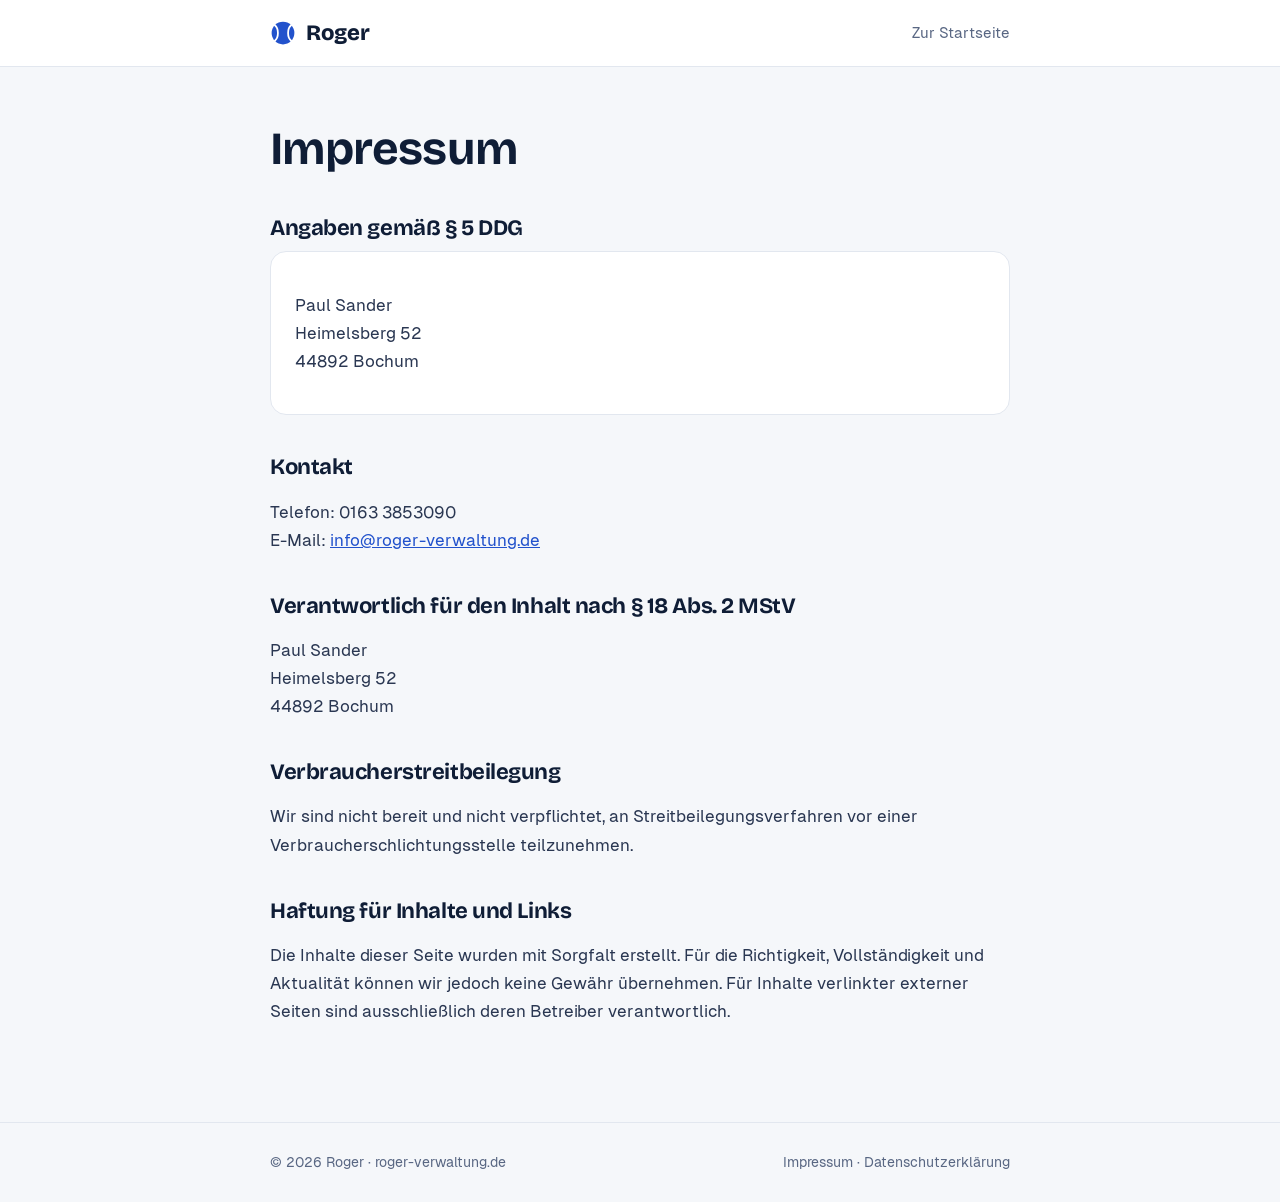
<file: impressum.html>
<!doctype html>
<html lang="de">
<head>
<meta charset="utf-8">
<meta name="viewport" content="width=device-width, initial-scale=1, viewport-fit=cover">
<title>Impressum – Roger</title>
<meta name="robots" content="noindex">
<link rel="icon" href="favicon.svg" type="image/svg+xml">
<link rel="stylesheet" href="fonts/fonts.css">
<style>
:root{--bg:#F5F7FA;--surface:#fff;--ink:#0F1D36;--muted:#596783;--rule:#E2E7EF;--blue:#2252CC;color-scheme:light}
*{box-sizing:border-box}
body{margin:0;background:var(--bg);color:var(--ink);font-family:"Geist",system-ui,-apple-system,"Segoe UI",sans-serif;font-size:17px;line-height:1.65;-webkit-font-smoothing:antialiased}
.wrap{max-width:780px;margin:0 auto;padding-left:max(20px,env(safe-area-inset-left,0px));padding-right:max(20px,env(safe-area-inset-right,0px))}
header{border-bottom:1px solid var(--rule);background:var(--surface)}
header .wrap{display:flex;justify-content:space-between;align-items:center;height:66px}
.brand{display:flex;align-items:center;gap:10px;text-decoration:none;color:inherit;font-family:"Bricolage Grotesque",Arial,sans-serif;font-weight:800;font-size:22px}
.brand svg{width:26px;height:26px}
header a.back{color:var(--muted);text-decoration:none;font-size:15px}
main{padding-block:56px 80px}
h1,h2{font-family:"Bricolage Grotesque",Arial,sans-serif;letter-spacing:-.02em;line-height:1.15}
h1{font-size:clamp(34px,5vw,46px);margin:0 0 28px}
h2{font-size:22px;margin:40px 0 10px}
p,li{color:#2A3752} a{color:var(--blue)}
.box{background:var(--surface);border:1px solid var(--rule);border-radius:16px;padding:22px 24px}
.muted{color:var(--muted);font-size:15px}
footer{border-top:1px solid var(--rule);padding-block:28px;color:var(--muted);font-size:14px}
footer .wrap{display:flex;gap:20px;flex-wrap:wrap;justify-content:space-between}
footer a{color:inherit;text-decoration:none}
</style>
</head>
<body>
<header><div class="wrap"><a class="brand" href="/"><svg viewBox="0 0 32 32" aria-hidden="true"><circle cx="16" cy="16" r="14" fill="#2252CC"/><path d="M6 6.5c5 4 5 15 0 19M26 6.5c-5 4-5 15 0 19" fill="none" stroke="#fff" stroke-width="2.2" stroke-linecap="round"/></svg>Roger</a><a class="back" href="/">Zur Startseite</a></div></header>
<main class="wrap">
<h1>Impressum</h1>
<h2>Angaben gemäß § 5 DDG</h2>
<div class="box"><p>Paul Sander<br>Heimelsberg 52<br>44892 Bochum</p></div>
<h2>Kontakt</h2>
<p>Telefon: 0163 3853090<br>E-Mail: <a href="mailto:info@roger-verwaltung.de">info@roger-verwaltung.de</a></p>
<h2>Verantwortlich für den Inhalt nach § 18 Abs. 2 MStV</h2>
<p>Paul Sander<br>Heimelsberg 52<br>44892 Bochum</p>
<h2>Verbraucherstreitbeilegung</h2>
<p>Wir sind nicht bereit und nicht verpflichtet, an Streitbeilegungsverfahren vor einer Verbraucherschlichtungsstelle teilzunehmen.</p>
<h2>Haftung für Inhalte und Links</h2>
<p>Die Inhalte dieser Seite wurden mit Sorgfalt erstellt. Für die Richtigkeit, Vollständigkeit und Aktualität können wir jedoch keine Gewähr übernehmen. Für Inhalte verlinkter externer Seiten sind ausschließlich deren Betreiber verantwortlich.</p>

</main>
<footer><div class="wrap"><span>© 2026 Roger · roger-verwaltung.de</span><span><a href="impressum.html">Impressum</a> · <a href="datenschutz.html">Datenschutzerklärung</a></span></div></footer>
</body>
</html>
</file>
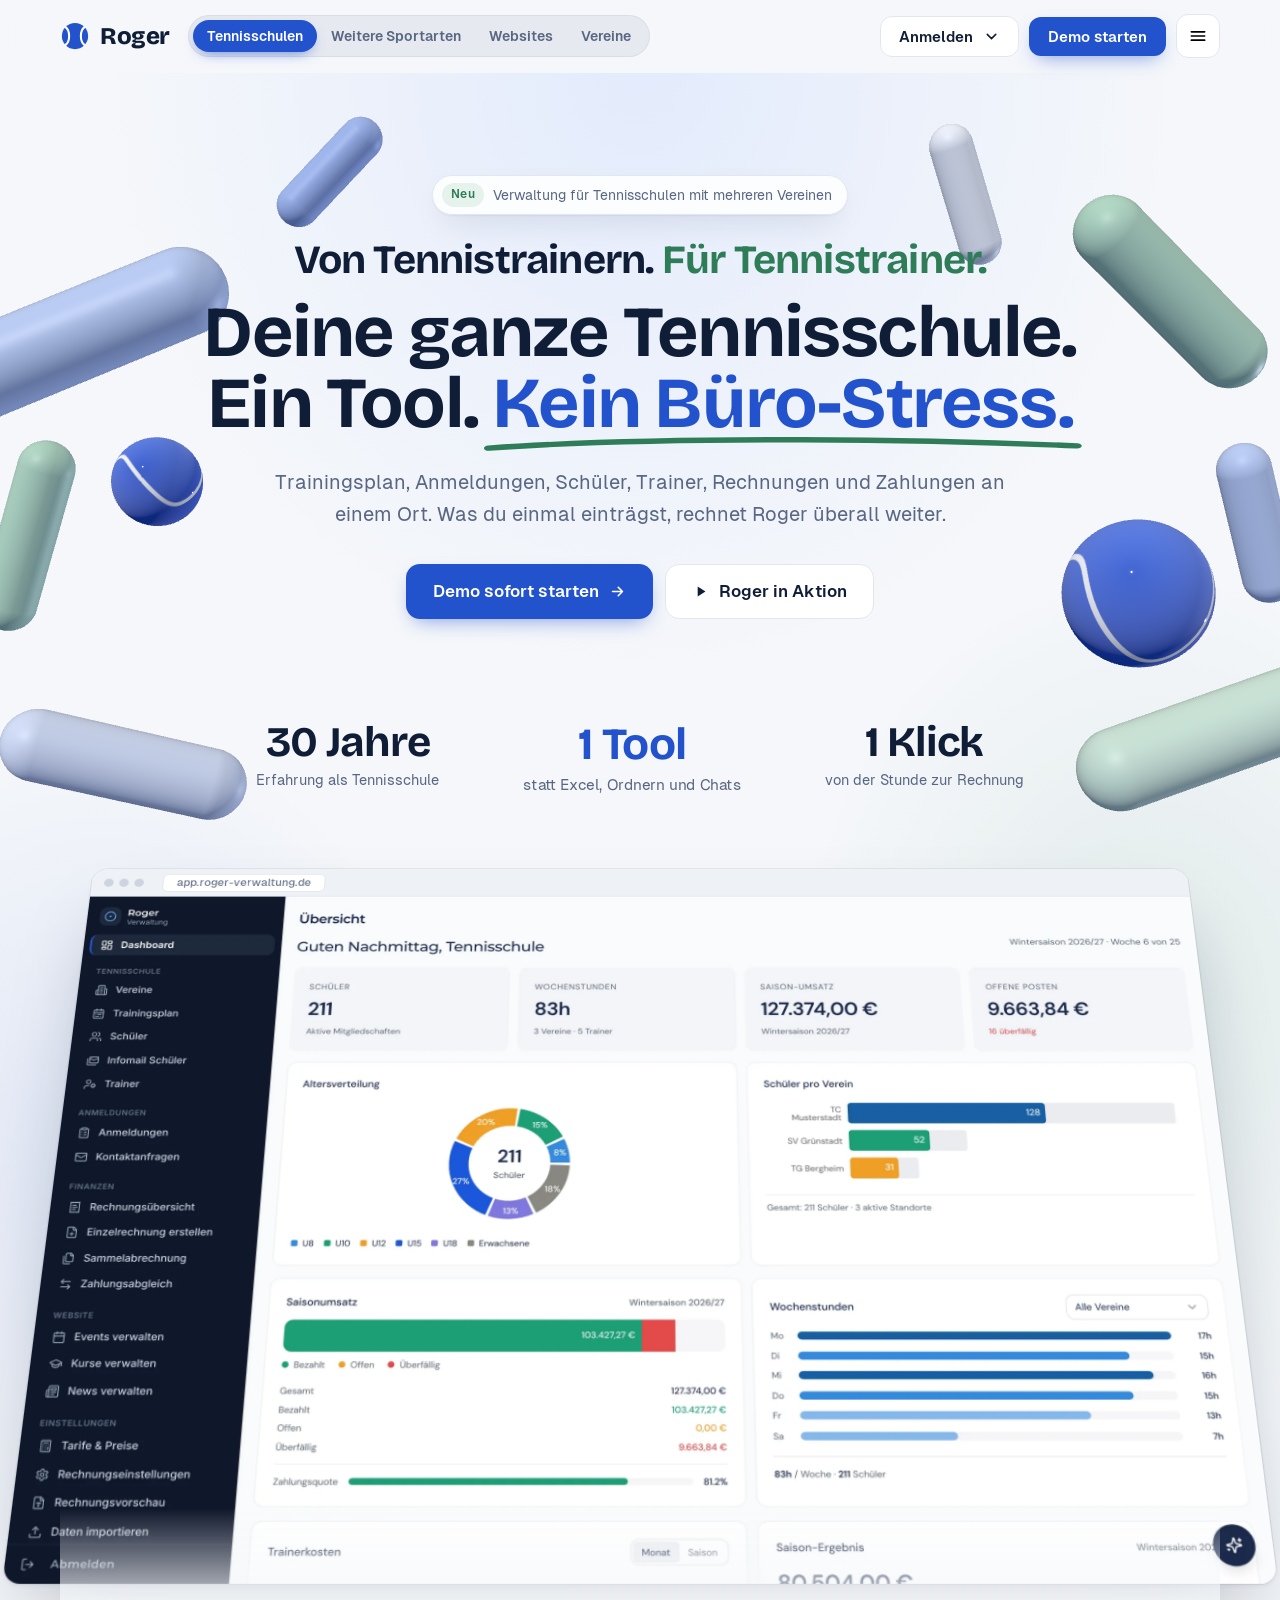
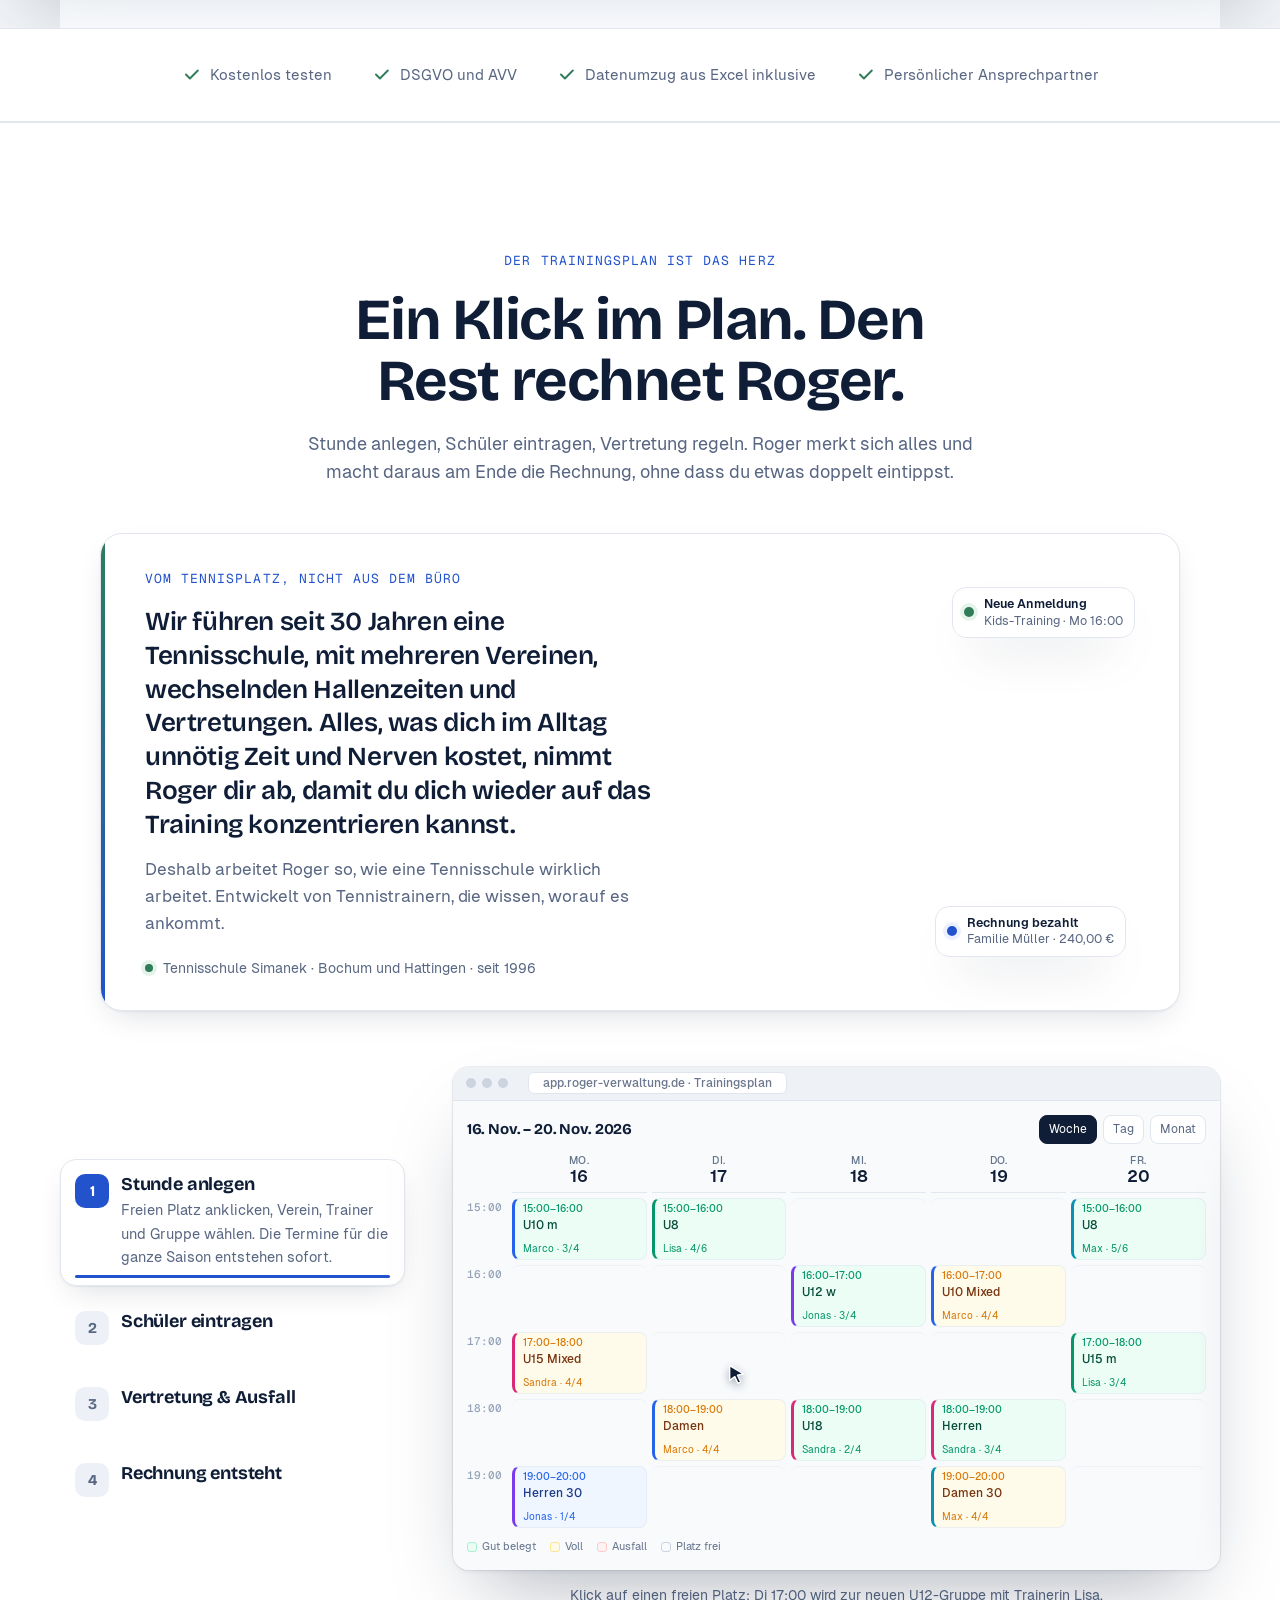
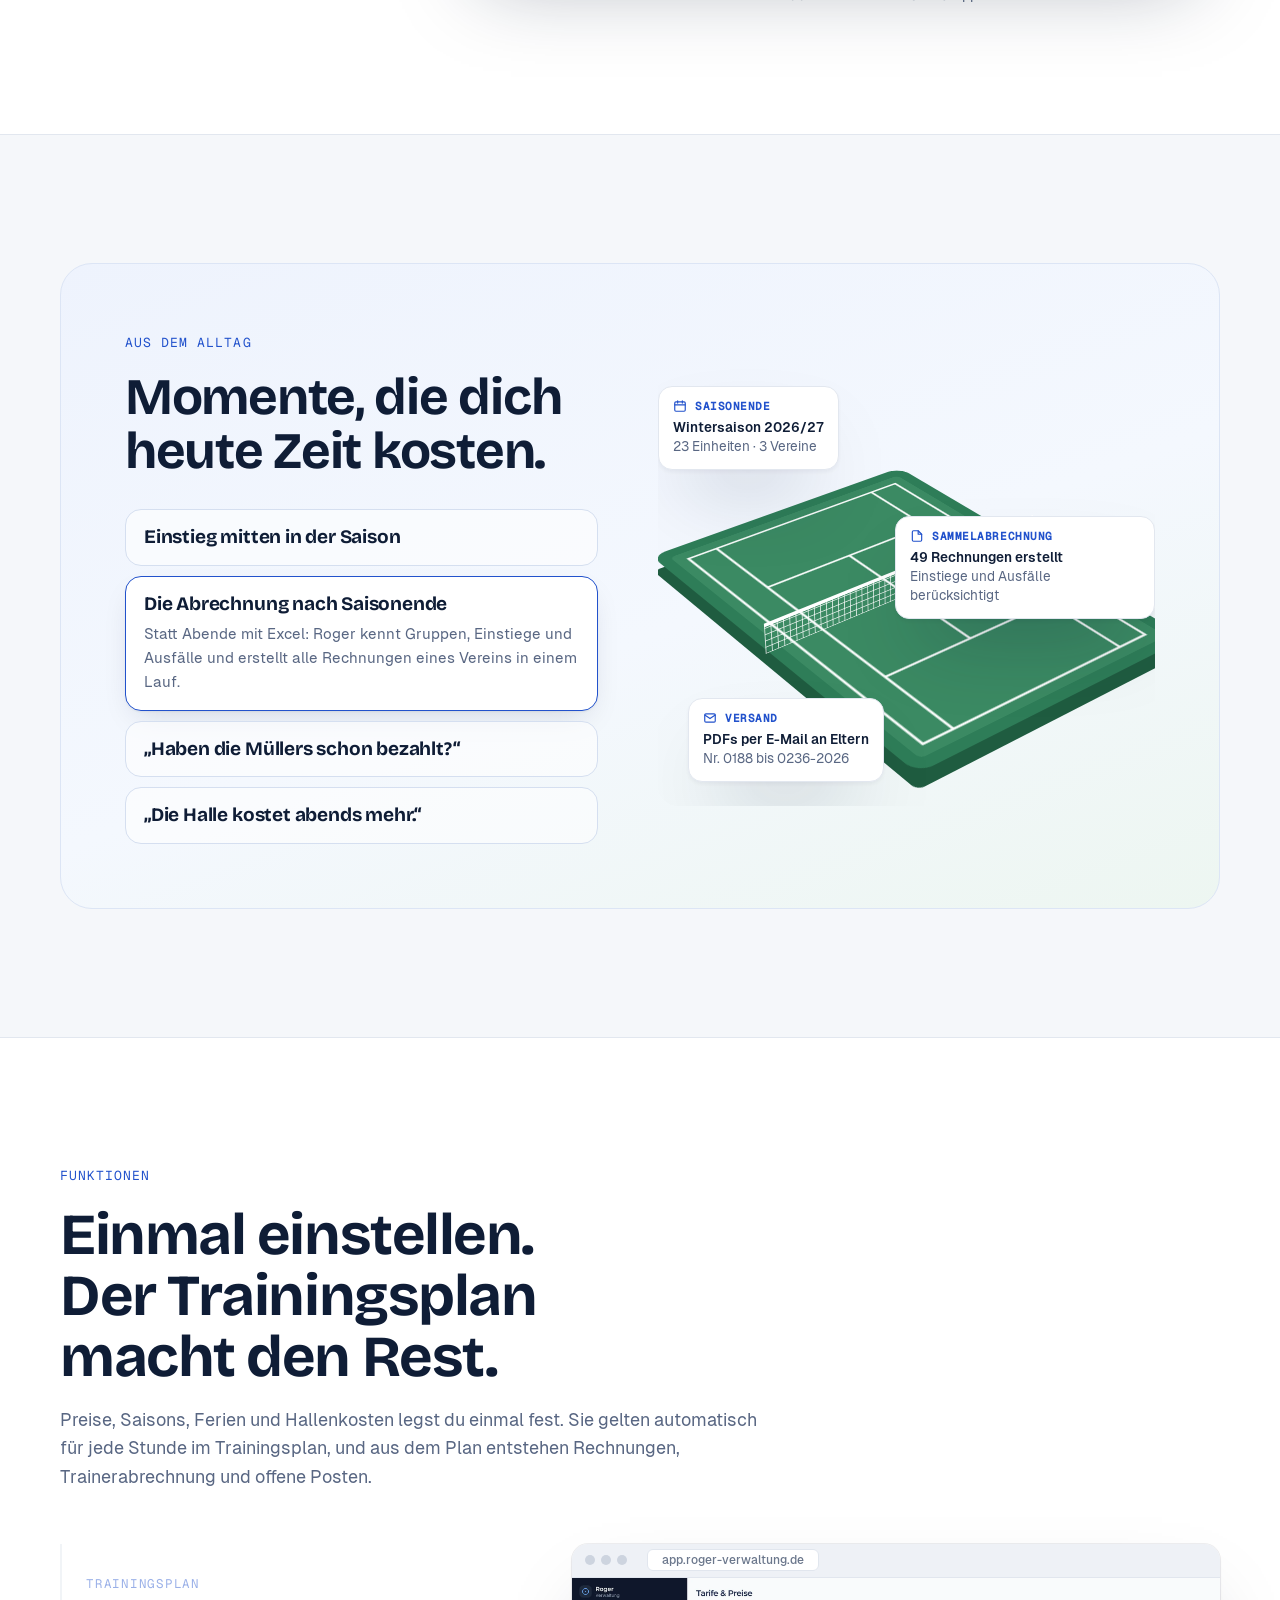
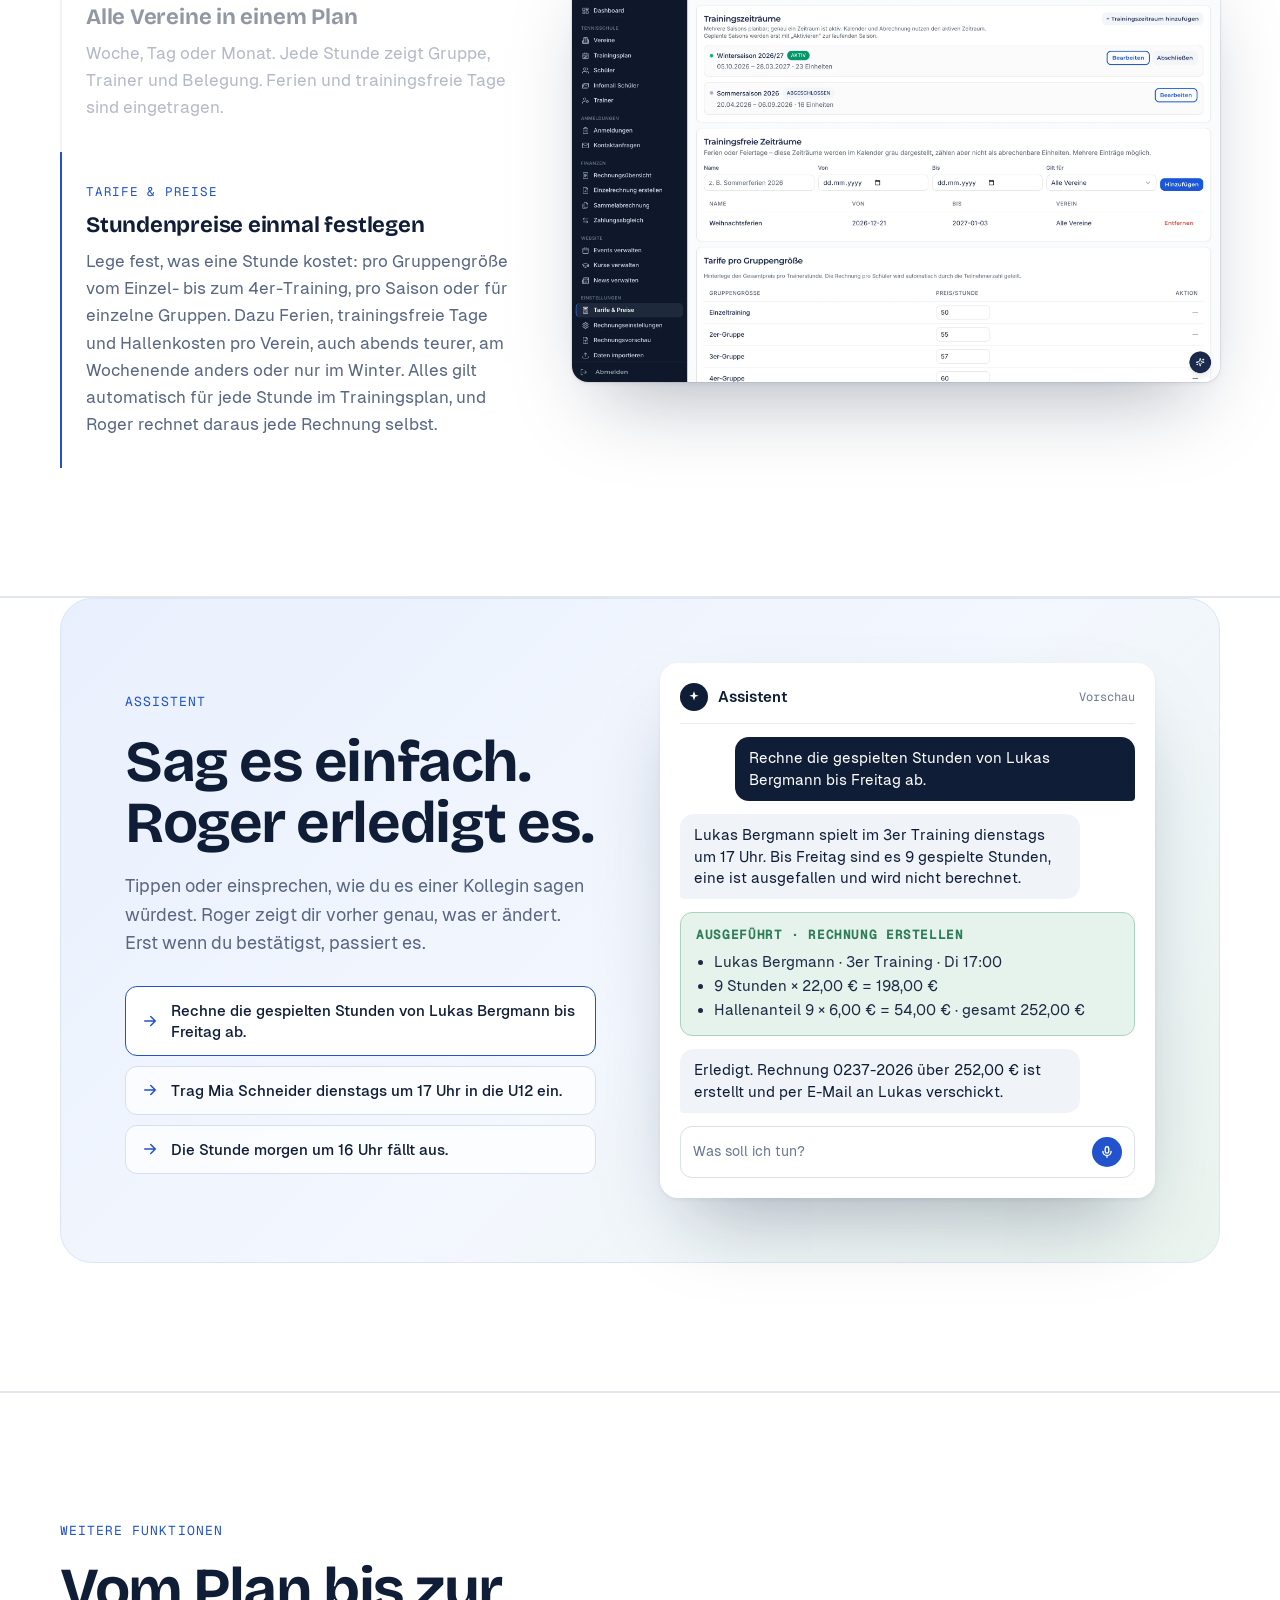
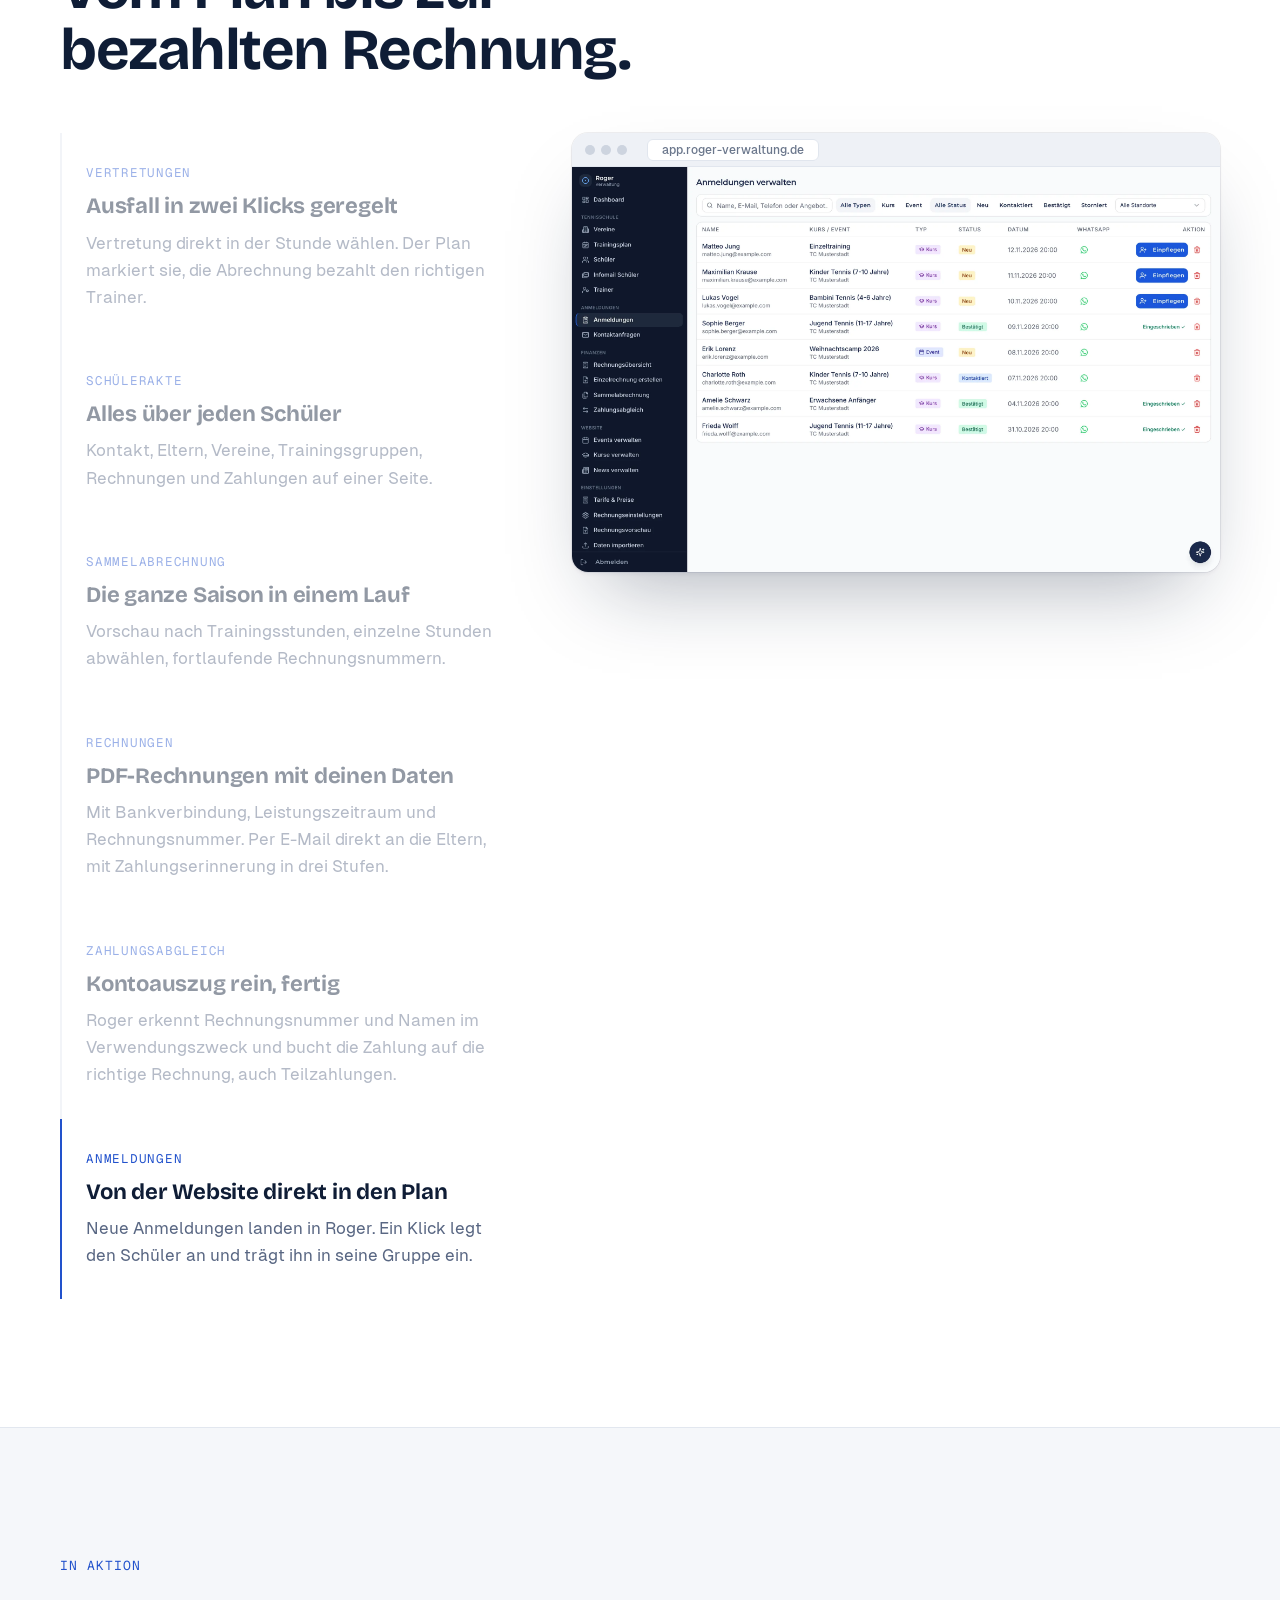
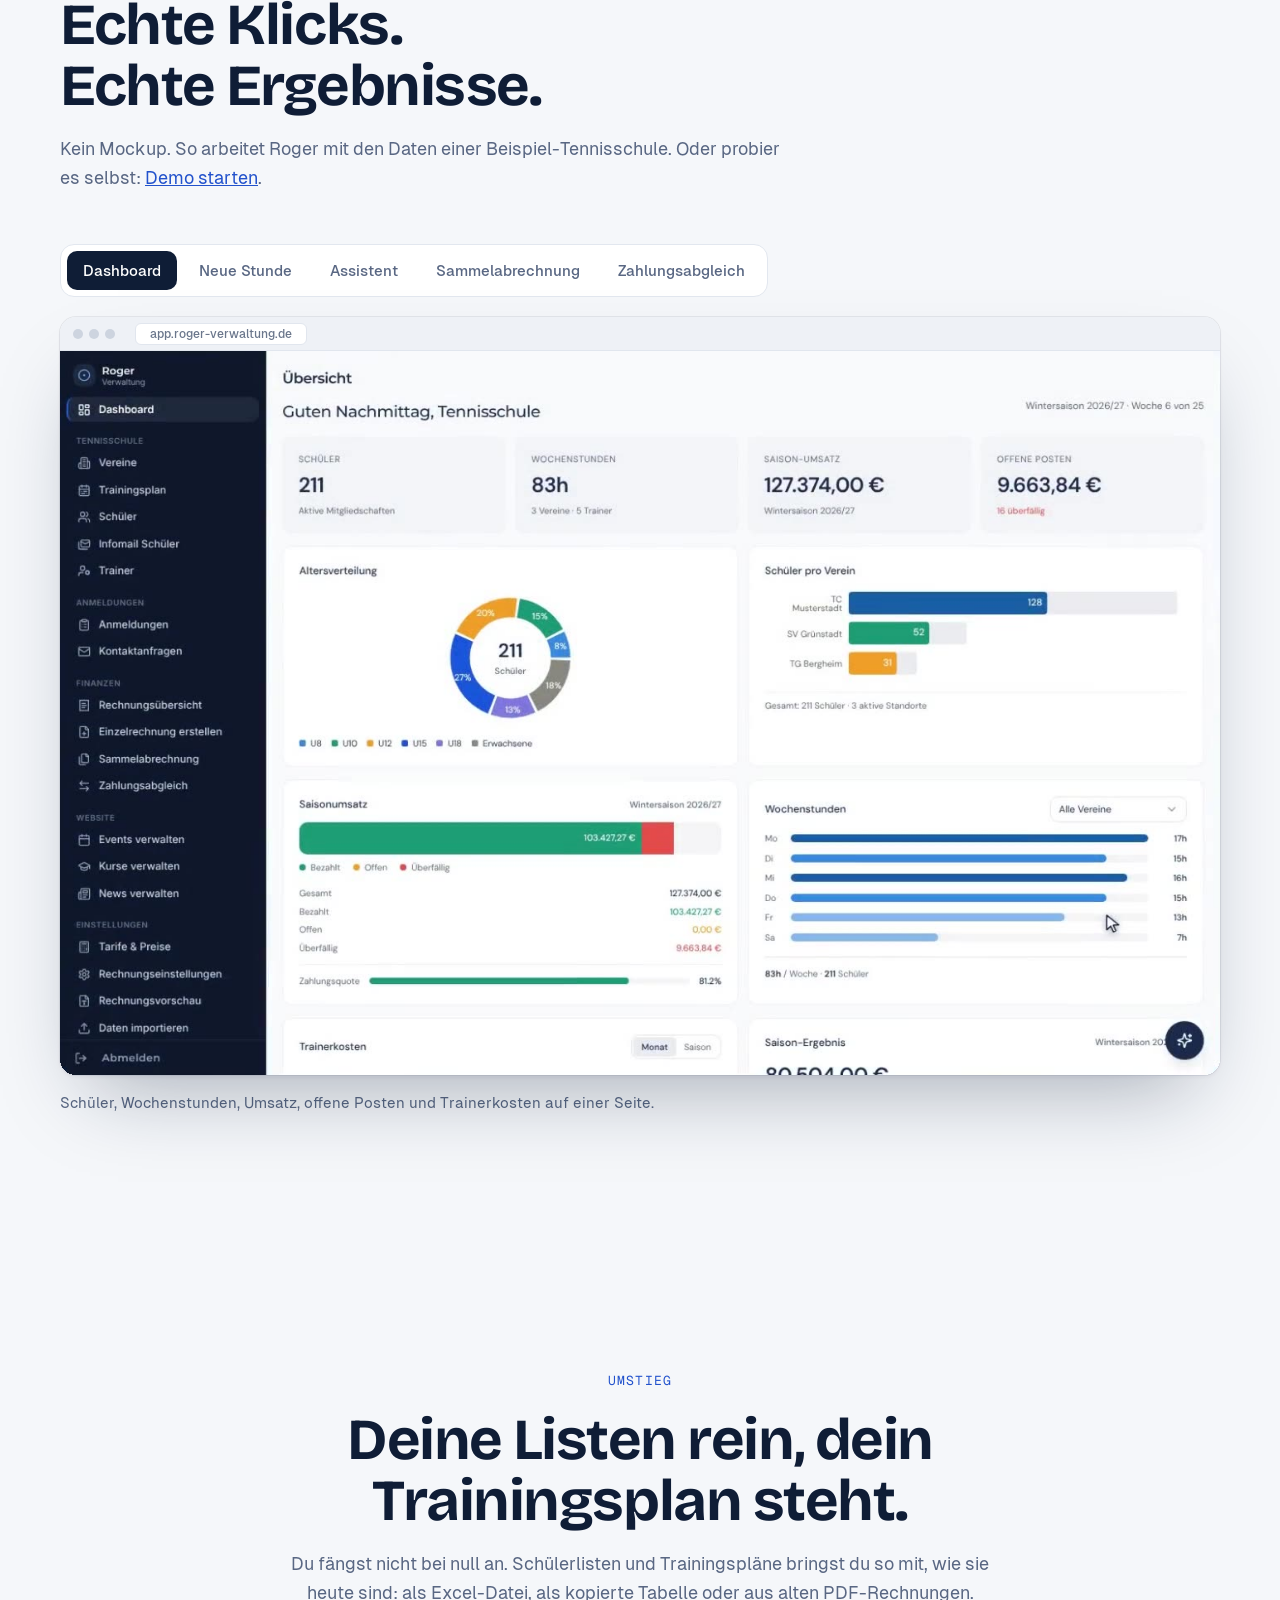
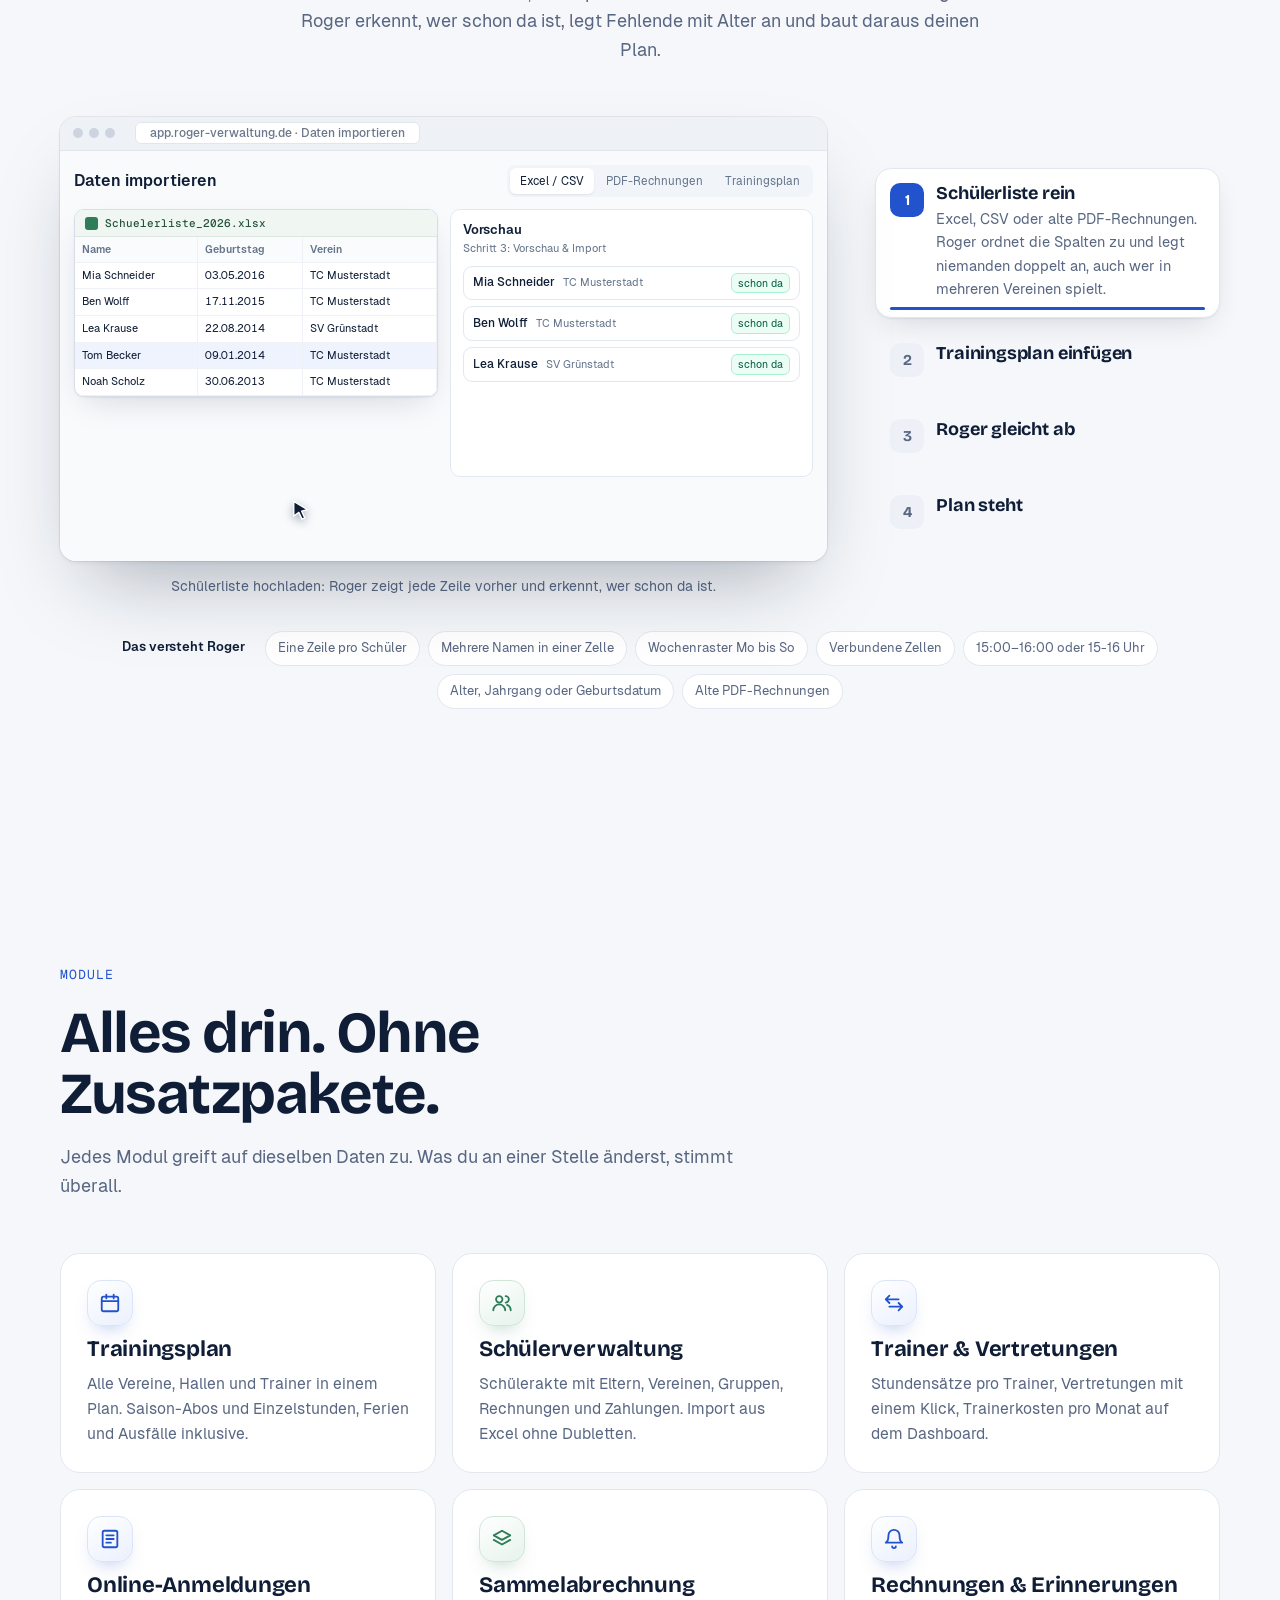
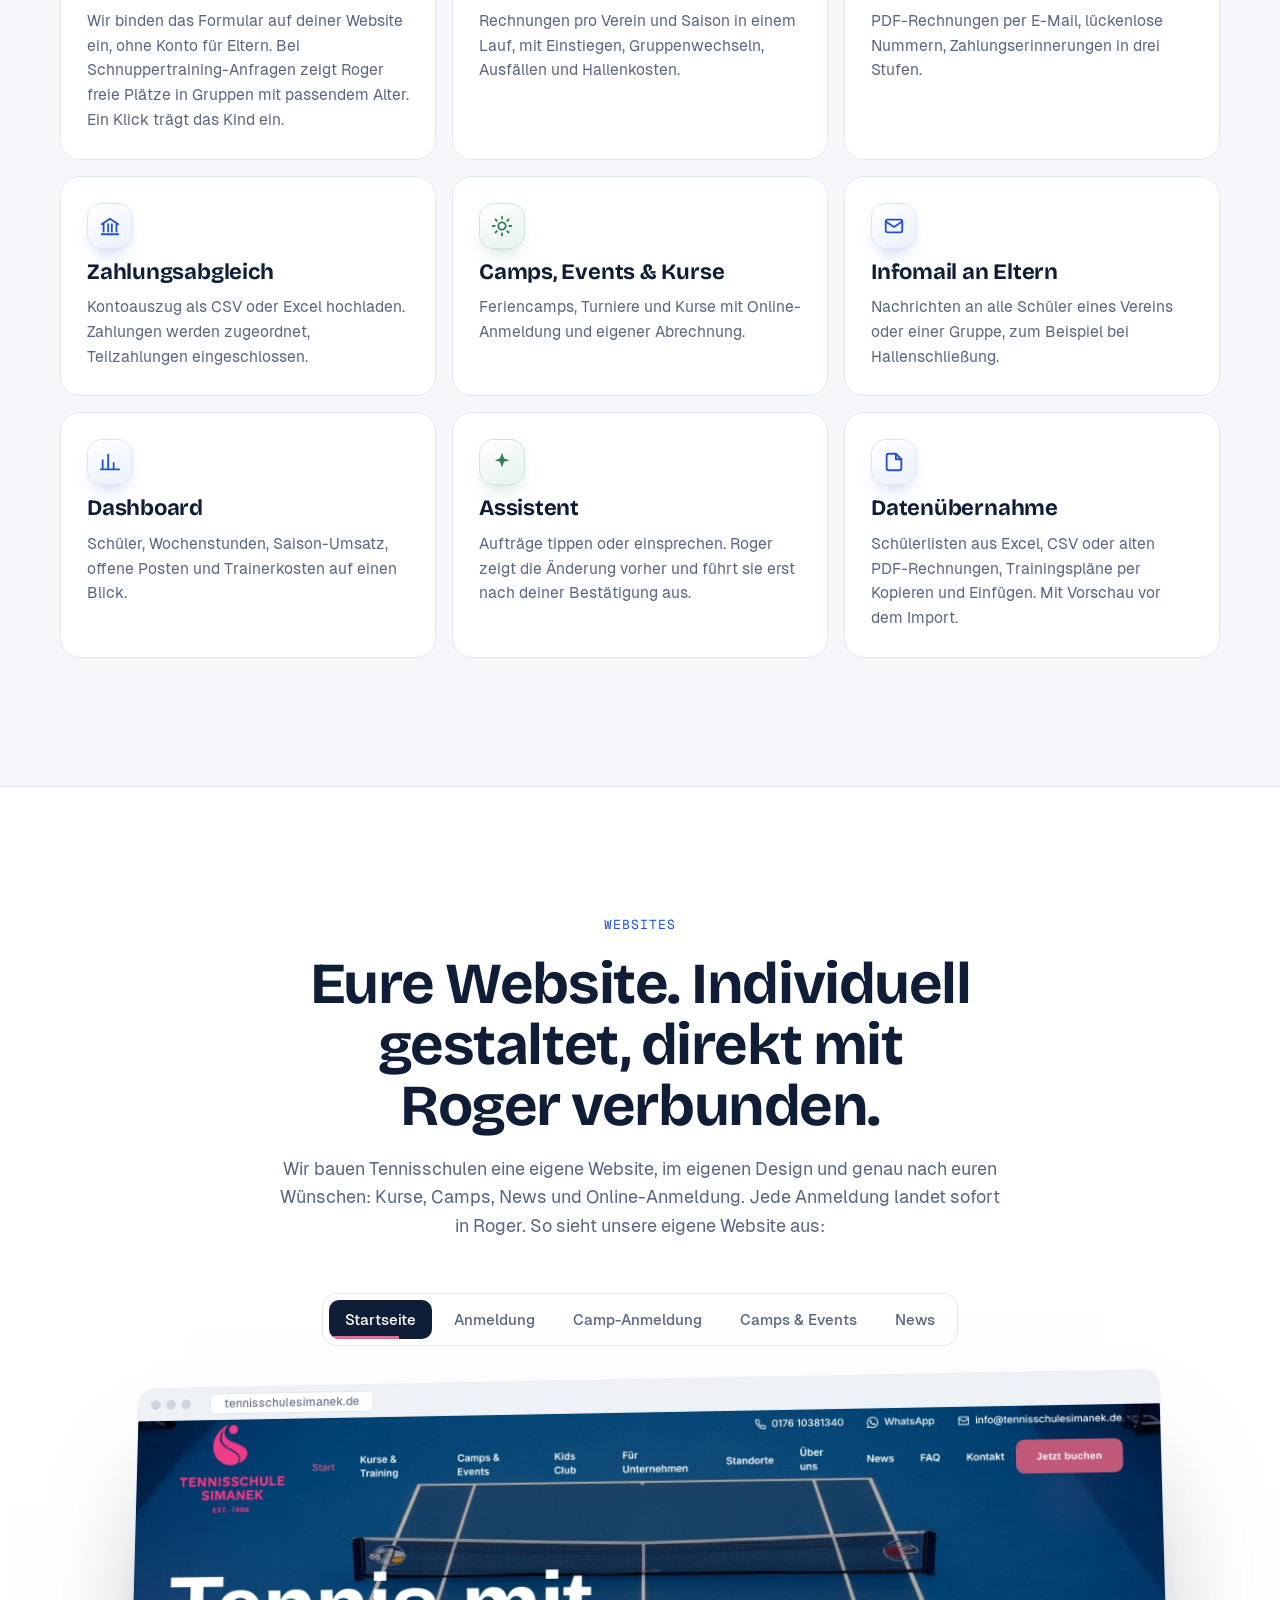
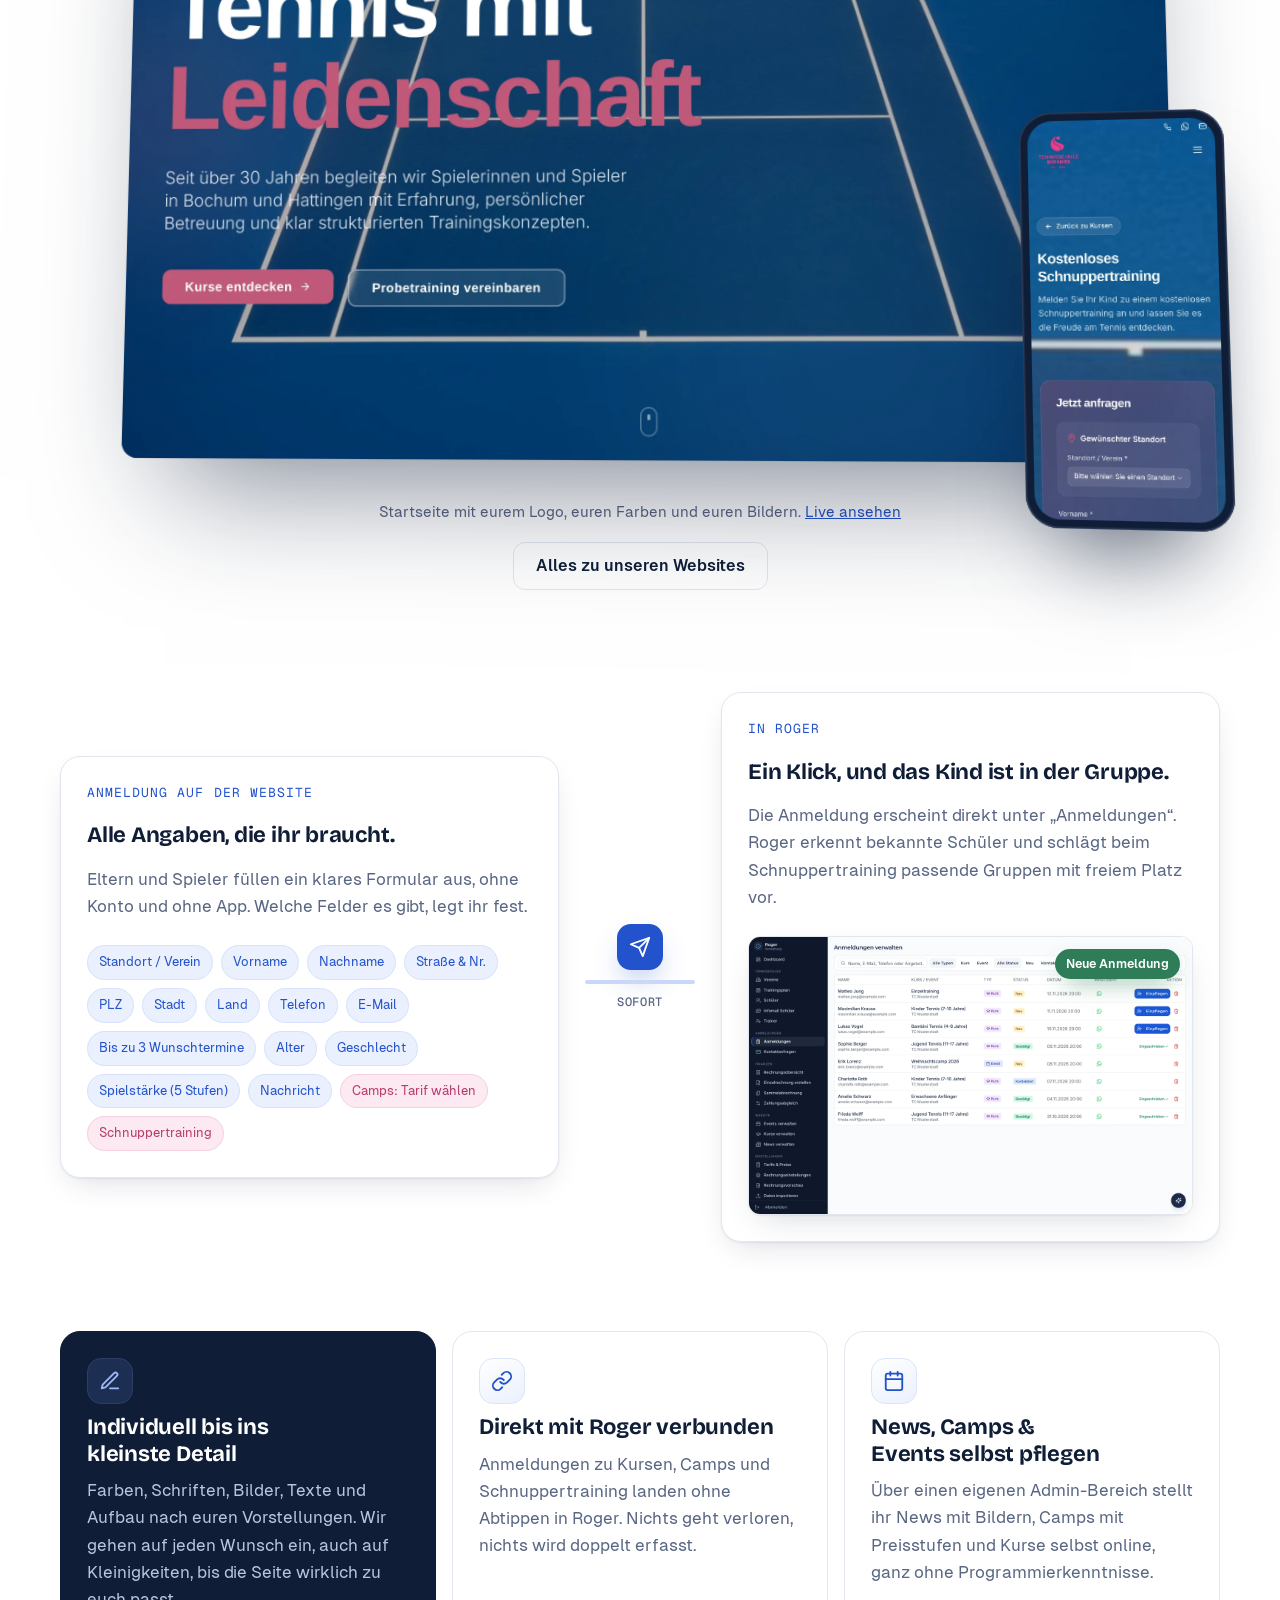
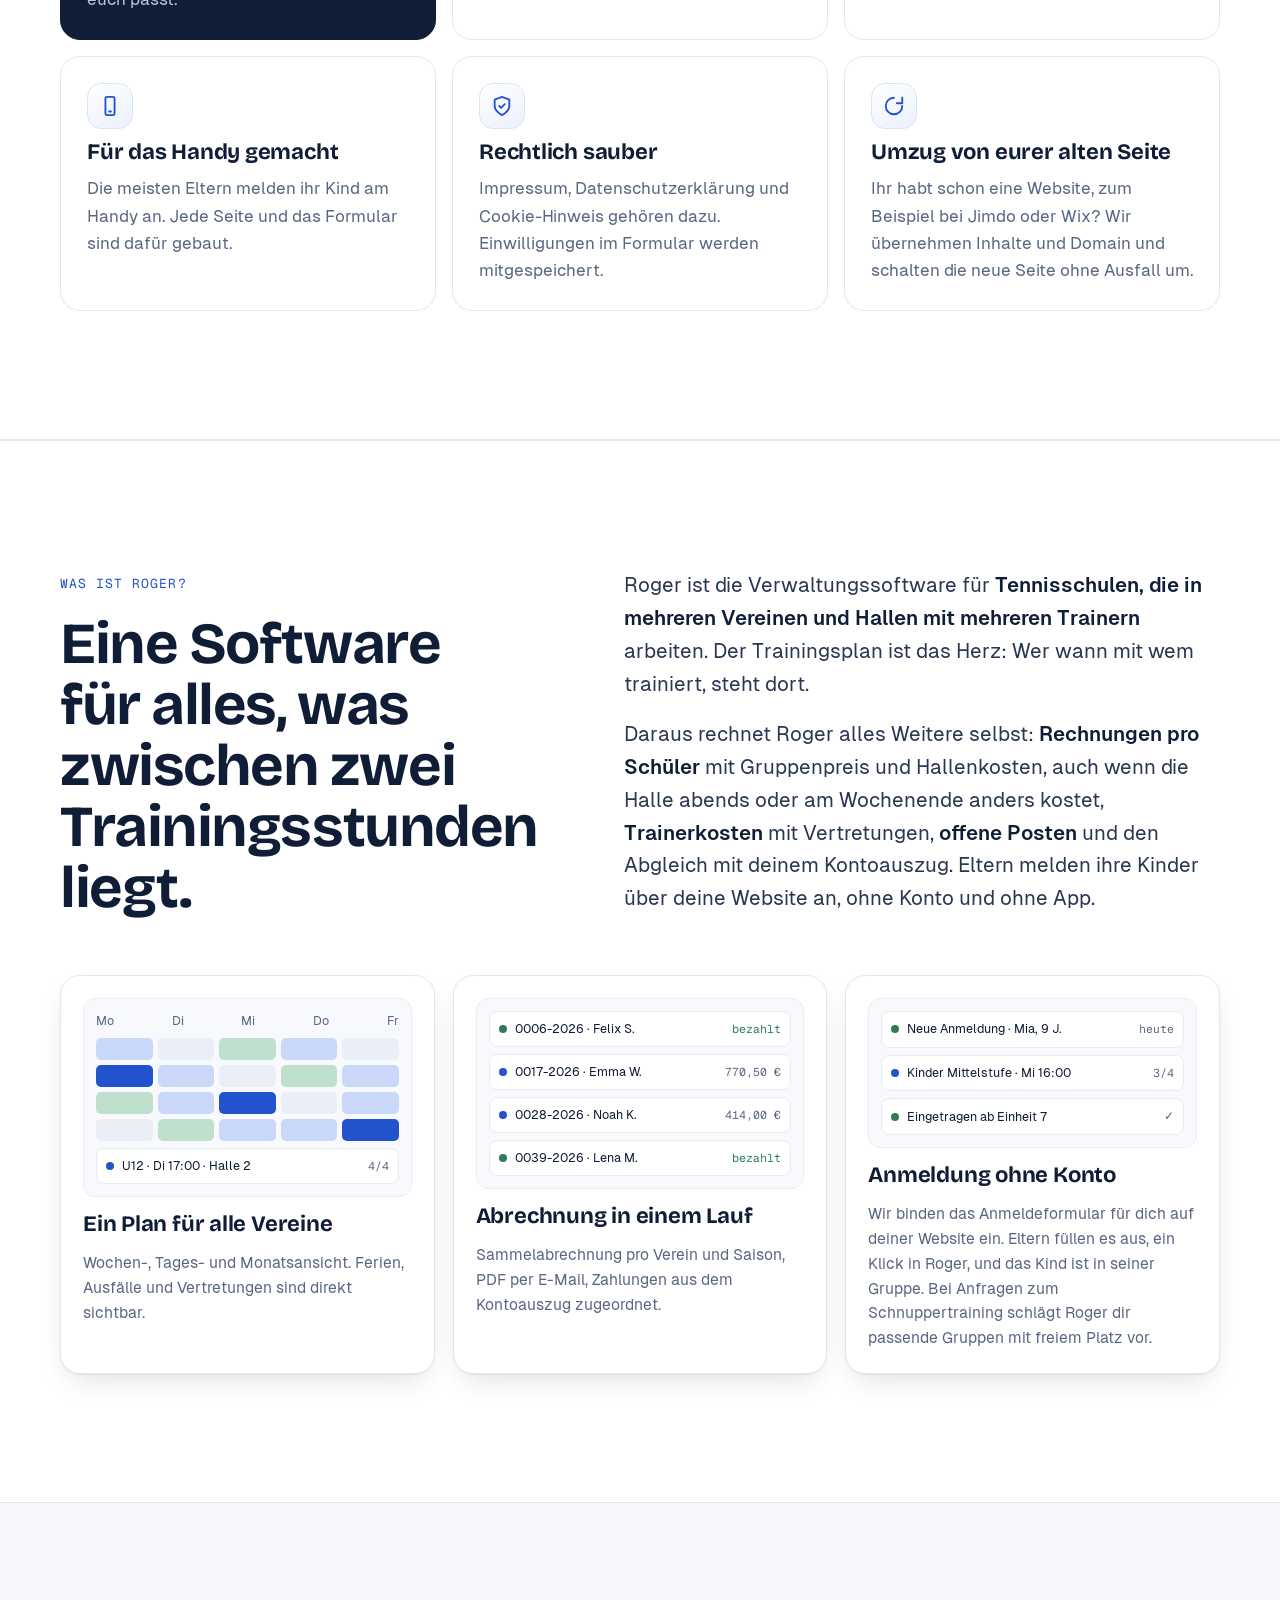
<file: tennisschulen.html>
<!doctype html>
<html lang="de">
<head>
<meta charset="utf-8">
<meta name="viewport" content="width=device-width, initial-scale=1, viewport-fit=cover">
<link rel="icon" href="favicon.svg" type="image/svg+xml">
<meta property="og:title" content="Roger – Verwaltung für Tennisschulen">
<meta property="og:description" content="Deine ganze Tennisschule. Ein Tool. Kein Büro-Stress. Trainingsplan, Anmeldungen, Schüler, Trainer, Rechnungen und Zahlungen an einem Ort.">
<meta property="og:image" content="https://roger-verwaltung.de/img/dashboard.webp">
<meta property="og:url" content="https://roger-verwaltung.de/tennisschulen">
<meta name="theme-color" content="#F5F7FA">
<link rel="canonical" href="https://roger-verwaltung.de/tennisschulen">
<title>Roger – Verwaltung für Tennisschulen</title>
<script>
  // Beim Neuladen immer ganz oben starten (Browser würden sonst die alte Scrollposition oder den #Abschnitt wiederherstellen).
  // Ein Link mit #Abschnitt von außen (z. B. #demo in einer E-Mail) funktioniert weiterhin.
  (function () {
    if ('scrollRestoration' in history) history.scrollRestoration = 'manual';
    var nav = performance.getEntriesByType && performance.getEntriesByType('navigation')[0];
    var reload = nav ? nav.type === 'reload' : performance.navigation && performance.navigation.type === 1;
    if (reload && location.hash) history.replaceState(null, '', location.pathname + location.search);
    if (reload || !location.hash) {
      // „instant“, weil die Seite sonst mit scroll-behavior: smooth langsam (oder gar nicht) nach oben gleitet
      var top = function () { window.scrollTo({ top: 0, left: 0, behavior: 'instant' }); };
      top();
      addEventListener('DOMContentLoaded', top);
      addEventListener('load', function () { top(); setTimeout(top, 0); });
    }
  })();
</script>
<meta name="description" content="Roger ist die Verwaltungssoftware für Tennisschulen: Trainingsplan, Vertretungen, Sammelabrechnung, Zahlungsabgleich und Online-Anmeldungen an einem Ort. Demo sofort ausprobieren.">
<link rel="stylesheet" href="fonts/fonts.css">
<link rel="modulepreload" href="js/three.module.min.js">
<style>
:root{
  --bg:#F5F7FA; --surface:#FFFFFF; --ink:#0F1D36; --muted:#596783; --rule:#E2E7EF;
  --blue:#2252CC; --blue-2:#3A6BE3; --blue-soft:#EAF0FD; --blue-mid:#C9D8F8;
  --grass:#2E7D58; --grass-soft:#E6F3EC; --grass-mid:#BFE0CD;
  --paper:#FBF8F1;
  --f-display:"Bricolage Grotesque","Helvetica Neue",Arial,sans-serif;
  --f-body:"Geist",system-ui,-apple-system,"Segoe UI",sans-serif;
  --f-mono:"Geist Mono",ui-monospace,SFMono-Regular,Menlo,monospace;
  --f-hand:"Segoe Print","Bradley Hand","Comic Sans MS",cursive;
  --wrap:1200px;
  --shadow:0 1px 2px rgba(15,29,54,.06),0 12px 32px -12px rgba(15,29,54,.18);
  --shadow-lg:0 2px 4px rgba(15,29,54,.05),0 40px 80px -30px rgba(15,29,54,.35);
  --ease:cubic-bezier(.2,.7,.2,1);
  color-scheme:light;
}
*{box-sizing:border-box}
html{scroll-behavior:smooth}
body{margin:0;background:var(--bg);color:var(--ink);font-family:var(--f-body);font-size:17px;line-height:1.6;-webkit-font-smoothing:antialiased;overflow-x:hidden}
body.modal-open{overflow:hidden}
a{color:inherit}
img,video{max-width:100%;height:auto;display:block}
.wrap{max-width:var(--wrap);margin:0 auto;padding-left:max(20px,env(safe-area-inset-left,0px));padding-right:max(20px,env(safe-area-inset-right,0px))}
.label{font-family:var(--f-mono);font-size:13px;letter-spacing:.08em;color:var(--blue);text-transform:uppercase}
h1,h2,h3{font-family:var(--f-display);font-weight:700;letter-spacing:-.025em;line-height:1.05;margin:0;text-wrap:balance}
h2{font-size:clamp(34px,4.6vw,58px)}
h3{font-size:22px;letter-spacing:-.01em;line-height:1.2}
p{margin:0}
.lead{color:var(--muted);font-size:clamp(17px,1.4vw,19px);max-width:60ch}
.btn{display:inline-flex;align-items:center;justify-content:center;gap:10px;font:600 16px/1 var(--f-body);text-decoration:none;border-radius:12px;padding:15px 22px;border:1px solid transparent;cursor:pointer;transition:transform .2s ease,box-shadow .2s ease,background .2s,border-color .2s;white-space:nowrap}
.btn svg{width:17px;height:17px;flex:none}
.btn-primary{background:var(--blue);color:#fff;box-shadow:0 8px 20px -8px rgba(34,82,204,.6)}
.btn-primary:hover{transform:translateY(-2px);box-shadow:0 14px 26px -10px rgba(34,82,204,.7);background:var(--blue-2)}
.btn-ghost{background:var(--surface);border-color:var(--rule);color:var(--ink)}
.btn-ghost:hover{border-color:#C9D2E0;transform:translateY(-1px)}
.btn-lg{padding:18px 26px;font-size:17px;border-radius:14px}
:focus-visible{outline:2px solid var(--blue);outline-offset:3px;border-radius:6px}
section{padding-block:clamp(80px,10vw,130px)}
.sec-head{display:grid;gap:18px;margin-bottom:52px;max-width:780px}
.sec-head.center{margin-inline:auto;text-align:center;justify-items:center}
.band{background:var(--surface);border-block:1px solid var(--rule)}

/* ---------- Navigation ---------- */
.nav{position:sticky;top:0;z-index:50;background:rgba(245,247,250,.8);backdrop-filter:saturate(1.4) blur(14px);-webkit-backdrop-filter:saturate(1.4) blur(14px);border-bottom:1px solid transparent;transition:border-color .3s,background .3s}
.nav.scrolled{border-bottom-color:var(--rule);background:rgba(255,255,255,.86)}
.nav .wrap{display:flex;align-items:center;justify-content:space-between;height:72px;gap:20px}
.brand{display:flex;align-items:center;gap:10px;text-decoration:none;font-family:var(--f-display);font-weight:800;font-size:24px;letter-spacing:-.02em}
.brand svg{width:30px;height:30px}
.nav-left{display:flex;align-items:center;gap:18px;min-width:0}
.pswitch{position:relative;display:flex;padding:4px;border-radius:999px;background:rgba(15,29,54,.06);border:1px solid rgba(15,29,54,.06)}
.pswitch a{position:relative;z-index:1;text-decoration:none;font:600 14px/1 var(--f-body);padding:9px 14px;border-radius:999px;color:var(--muted);transition:color .25s;white-space:nowrap}
.pswitch a[aria-current="page"]{color:#fff}
.pswitch a:not([aria-current]):hover{color:var(--ink)}
.pswitch .thumb{position:absolute;top:4px;bottom:4px;border-radius:999px;background:var(--blue);box-shadow:0 6px 14px -6px rgba(34,82,204,.7);transition:left .45s var(--ease),width .45s var(--ease)}
@media (max-width:640px){.brand .bt{display:none}.pswitch a{padding:9px 11px;font-size:13px}}
@media (max-width:560px){.pswitch a{padding:9px 9px;font-size:12.5px}}
@media (max-width:520px){.nav .nav-cta .btn-primary{display:none}}
.nav-links{display:flex;gap:26px;font-size:15px;color:var(--muted);white-space:nowrap}
.nav-links a{text-decoration:none;transition:color .2s}
.nav-links a:hover{color:var(--ink)}
.nav-cta{display:flex;gap:10px;align-items:center}
.login-menu{position:relative}.login-menu>summary{list-style:none}.login-menu>summary::-webkit-details-marker{display:none}
.login-menu[open]>summary svg{transform:rotate(180deg)}
.login-pop{position:absolute;right:0;top:calc(100% + 8px);min-width:250px;background:var(--surface);border:1px solid var(--rule);border-radius:12px;box-shadow:0 18px 40px -18px rgba(15,29,54,.35);padding:6px;z-index:60}
.login-pop a{display:block;padding:10px 12px;border-radius:8px;text-decoration:none;color:var(--ink)}
.login-pop a:hover{background:var(--blue-soft)}.login-pop strong{display:block;font-size:15px}.login-pop span{display:block;font-size:13px;color:var(--muted)}
.nav .btn{padding:11px 18px;font-size:15px}
.burger{display:none;width:44px;height:44px;border-radius:12px;border:1px solid var(--rule);background:var(--surface);cursor:pointer;place-items:center}
.burger svg{width:20px;height:20px}
.mnav{display:none}
@media (max-width:1300px){.nav-links{display:none}.burger{display:grid}}
@media (max-width:560px){.nav .btn-ghost,.nav .login-menu{display:none}.nav .btn-primary{padding:11px 14px}}
.mnav.open{display:grid;position:fixed;inset:72px 0 auto 0;z-index:49;background:#fff;border-bottom:1px solid var(--rule);padding:12px 20px 22px;gap:4px;box-shadow:var(--shadow-lg)}
.mnav a{padding:12px 4px;text-decoration:none;font-weight:500;border-bottom:1px solid var(--rule)}
.mnav a:last-child{border:0}

/* ---------- Hero ---------- */
.hero{position:relative;padding-block:clamp(56px,8vw,104px) 0;overflow:hidden;isolation:isolate;text-align:center}
.hero::before{content:"";position:absolute;inset:0;z-index:-3;background:radial-gradient(60% 55% at 50% 0%,#E3EBFC 0%,rgba(245,247,250,0) 70%),radial-gradient(40% 40% at 90% 60%,rgba(46,125,88,.10),transparent 70%),radial-gradient(40% 40% at 8% 70%,rgba(34,82,204,.10),transparent 70%)}
#scene{position:absolute;left:0;top:0;z-index:-2;width:100%;height:min(100%,980px);pointer-events:none;opacity:0;transition:opacity 1.2s ease}
#scene.ready{opacity:1}
/* Ersatz ohne WebGL: weiche Kapseln aus CSS */
.capsules{position:absolute;inset:0;z-index:-2;pointer-events:none}
.capsules i{position:absolute;border-radius:999px;background:linear-gradient(160deg,#fff 0%,var(--blue-soft) 55%,var(--blue-mid) 100%);box-shadow:inset -10px -14px 26px rgba(34,82,204,.12),0 30px 50px -24px rgba(15,29,54,.28);opacity:.95}
.capsules i:nth-child(2n){background:linear-gradient(160deg,#fff 0%,var(--grass-soft) 55%,var(--grass-mid) 100%);box-shadow:inset -10px -14px 26px rgba(46,125,88,.14),0 30px 50px -24px rgba(15,29,54,.28)}
.capsules i:nth-child(1){width:360px;height:110px;left:-80px;top:70px;transform:rotate(18deg)}
.capsules i:nth-child(2){width:240px;height:76px;right:-40px;top:120px;transform:rotate(-28deg)}
.capsules i:nth-child(3){width:180px;height:60px;left:6%;bottom:46%;transform:rotate(-12deg)}
.capsules i:nth-child(4){width:300px;height:96px;right:4%;bottom:40%;transform:rotate(14deg)}
.webgl .capsules{display:none}
.pill{display:inline-flex;align-items:center;gap:9px;background:rgba(255,255,255,.85);border:1px solid var(--rule);border-radius:999px;padding:7px 15px 7px 9px;font-size:14px;color:var(--muted);box-shadow:var(--shadow);backdrop-filter:blur(6px)}
.pl-short{display:none}@media (max-width:560px){.pl-long{display:none}.pl-short{display:inline}}
.pill b{font-weight:600;color:var(--grass);background:var(--grass-soft);border-radius:999px;padding:2px 9px;font-size:12px;letter-spacing:.02em}
.hero h1{font-size:clamp(40px,6.2vw,84px);margin:24px auto 0;max-width:17ch;line-height:1}
.hero h1 .hl{display:block}
.hero h1:has(.hl){max-width:none;font-size:clamp(34px,5.6vw,76px)}
@media (max-width:420px){.hero h1:has(.hl){font-size:clamp(28px,8.4vw,36px)}}
.hero h1 em{font-style:normal;color:var(--blue);position:relative;white-space:nowrap}
.hero h1 em svg{position:absolute;left:-2%;bottom:-.12em;width:104%;height:.3em;overflow:visible}
.hero h1 em path{fill:none;stroke:var(--grass);stroke-width:5;stroke-linecap:round;stroke-dasharray:420;stroke-dashoffset:420;animation:draw 1.2s .7s var(--ease) forwards}
@keyframes draw{to{stroke-dashoffset:0}}
.hero .lead{margin:26px auto 0;font-size:clamp(17px,1.6vw,20px)}
.cta-row{display:flex;gap:12px;flex-wrap:wrap;margin-top:34px;justify-content:center}
.slogan{font-family:var(--f-display);font-weight:700;font-size:clamp(24px,3.2vw,40px);letter-spacing:-.02em;line-height:1.15;color:var(--ink);margin:22px auto 0;text-wrap:balance}
.slogan span{color:var(--grass)}
.slogan+h1{margin-top:14px}
.claim{margin-top:46px;text-align:center}
.claim-line{font-family:var(--f-display);font-weight:700;font-size:clamp(20px,2.4vw,28px);letter-spacing:-.02em;color:var(--ink)}
.claim-line span{color:var(--grass)}
.rally{position:relative;display:flex;justify-content:center;gap:clamp(28px,7vw,96px);flex-wrap:wrap;margin-top:22px;padding-top:56px}
.rally-court{position:absolute;inset:0;width:100%;height:100%;overflow:visible;pointer-events:none}
.rally-court path{fill:none;stroke:var(--blue-mid);stroke-width:2;stroke-dasharray:2 8;stroke-linecap:round;opacity:0;transition:opacity .6s}
.rally.go .rally-court path{opacity:1}
.rally-ball{position:absolute;left:0;top:0;width:26px;height:26px;margin:-13px 0 0 -13px;opacity:0;transition:opacity .4s;will-change:transform;filter:drop-shadow(0 6px 6px rgba(15,29,54,.18))}
.rally-ball svg{width:100%;height:100%;display:block}
.rally.go .rally-ball{opacity:1}
.rally .stat{transition:transform .35s var(--ease)}
.rally .stat.hit{transform:translateY(3px) scale(1.06)}
.rally .stat b{color:var(--ink)}
.rally .stat.hit b{color:var(--blue)}
@media (max-width:640px){.rally{padding-top:8px;gap:18px 28px}.rally-ball,.rally-court{display:none}}
.stat{text-align:center}
.stat b{display:block;font-family:var(--f-display);font-weight:700;font-size:clamp(30px,3.4vw,42px);letter-spacing:-.03em;line-height:1}
.stat span{display:block;margin-top:6px;color:var(--muted);font-size:14.5px}
.stage{position:relative;margin-top:clamp(48px,6vw,80px);perspective:1800px}
.stage .window{transform:rotateX(var(--tilt,22deg)) scale(var(--sc,.94));transform-origin:50% 0;transition:transform .1s linear;margin:0 auto;max-width:1180px}
.window{position:relative;border-radius:16px;overflow:hidden;background:#F8FAFC;box-shadow:var(--shadow-lg),0 0 0 1px rgba(15,29,54,.07)}
.window .bar{height:34px;background:#EEF1F6;border-bottom:1px solid #E1E6EE;display:flex;align-items:center;gap:6px;padding:0 13px}
.window .bar i{width:10px;height:10px;border-radius:50%;background:#CDD4DF}
.window .bar span{margin-left:14px;font:500 12px/20px var(--f-body);color:#6B778C;background:#fff;border:1px solid #E1E6EE;border-radius:6px;padding:0 14px}
.stage-fade{position:absolute;left:0;right:0;bottom:0;height:120px;background:linear-gradient(transparent,var(--bg));pointer-events:none}
.toast{position:absolute;display:flex;gap:12px;align-items:center;text-align:left;background:var(--surface);border:1px solid var(--rule);border-radius:14px;padding:12px 16px 12px 12px;box-shadow:var(--shadow-lg);font-size:14px;line-height:1.35;max-width:300px;opacity:0;transform:translateY(12px) scale(.97);transition:opacity .5s ease,transform .5s var(--ease);z-index:2}
.toast.on{opacity:1;transform:none}
.toast .ic{width:34px;height:34px;border-radius:10px;display:grid;place-items:center;flex:none}
.toast .ic svg{width:18px;height:18px}
.toast b{display:block;font-weight:600}
.toast span{color:var(--muted)}
.t1{left:2%;top:18%}.t2{right:1%;top:36%}.t3{left:6%;top:62%}
.ic.blue{background:var(--blue-soft);color:var(--blue)}.ic.green{background:var(--grass-soft);color:var(--grass)}
@media (max-width:980px){.t2,.t3{display:none}.t1{left:50%;top:auto;bottom:22px;transform:translate(-50%,12px);white-space:nowrap}.t1.on{transform:translate(-50%,0)}.toast{max-width:none;font-size:13px}}

/* ---------- Trust-Leiste ---------- */
.trustbar{padding-block:34px;border-block:1px solid var(--rule);background:var(--surface)}
.trustbar .wrap{display:flex;flex-wrap:wrap;gap:14px 40px;justify-content:center;color:var(--muted);font-size:15px}
.trustbar span{display:inline-flex;align-items:center;gap:9px}
.trustbar svg{width:19px;height:19px;color:var(--grass)}

/* ---------- Was ist Roger ---------- */
.what{display:grid;grid-template-columns:minmax(0,.9fr) minmax(0,1.1fr);gap:clamp(32px,6vw,90px);align-items:start}
.what p.big{font-size:clamp(18px,1.6vw,21px);line-height:1.6;color:#2A3752}
.what p.big b{color:var(--ink)}
.trio{display:grid;grid-template-columns:repeat(3,minmax(0,1fr));gap:18px;margin-top:56px}
.tile{background:var(--surface);border:1px solid var(--rule);border-radius:20px;padding:22px;display:grid;gap:14px;align-content:start;box-shadow:var(--shadow);transition:transform .35s var(--ease),box-shadow .35s;transform-style:preserve-3d}
.tile:hover{transform:translateY(-4px);box-shadow:var(--shadow-lg)}
.tile .mini{border-radius:12px;background:#F7F9FC;border:1px solid #E9EDF4;padding:12px;font-size:12.5px;display:grid;gap:7px;min-height:150px}
.tile p{color:var(--muted);font-size:15.5px}
.row{display:flex;align-items:center;gap:8px;background:#fff;border:1px solid #E7ECF3;border-radius:8px;padding:7px 9px}
.row .dot{width:8px;height:8px;border-radius:50%;flex:none}
.row em{margin-left:auto;font-style:normal;font-family:var(--f-mono);font-size:11.5px;color:var(--muted)}
.row.ok em{color:var(--grass)}
.slotgrid{display:grid;grid-template-columns:repeat(5,1fr);gap:5px}
.slotgrid i{height:22px;border-radius:5px;background:#E9EEF7}
.slotgrid i.b{background:var(--blue-mid)}.slotgrid i.g{background:var(--grass-mid)}.slotgrid i.d{background:var(--blue)}
@media (max-width:980px){.what{grid-template-columns:1fr}.trio{grid-template-columns:1fr}}

/* ---------- Lebendiger Trainingsplan ---------- */
.live{display:grid;grid-template-columns:minmax(0,.62fr) minmax(0,1.38fr);gap:clamp(24px,4vw,48px);align-items:center}
.live>*{min-width:0}
.lsteps{list-style:none;margin:0;padding:0;display:grid;gap:10px;counter-reset:ls}
.lstep{display:grid;grid-template-columns:34px 1fr;gap:12px;align-items:start;text-align:left;width:100%;font:inherit;color:inherit;background:transparent;border:1px solid transparent;border-radius:16px;padding:14px 14px 16px;cursor:pointer;position:relative;overflow:hidden;transition:background .3s,border-color .3s,box-shadow .3s}
.lstep .num{width:34px;height:34px;border-radius:10px;display:grid;place-items:center;font:700 15px var(--f-display);background:#EDF1F7;color:var(--muted);transition:background .3s,color .3s}
.lstep h3{font-size:18px}
.lstep p{color:var(--muted);font-size:14.5px;margin-top:4px;max-height:0;opacity:0;overflow:hidden;transition:max-height .45s var(--ease),opacity .35s}
.lstep .pb{position:absolute;left:14px;right:14px;bottom:7px;height:3px;border-radius:3px;background:#E6EBF3;opacity:0;transition:opacity .3s}
.lstep .pb i{display:block;height:100%;width:0;border-radius:3px;background:var(--blue)}
.lstep.on{background:#fff;border-color:var(--rule);box-shadow:var(--shadow)}
.lstep.on .num{background:var(--blue);color:#fff}
.lstep.on p{max-height:120px;opacity:1}
.lstep.on .pb{opacity:1}
.lwin .bar span{margin-left:14px}
.lplan{position:relative;padding:14px;background:#F8FAFC;overflow:hidden}
.ltop{display:flex;align-items:center;gap:10px;margin-bottom:10px;font-size:13px;color:var(--muted)}
.ltop b{color:var(--ink);font:700 15px var(--f-display);letter-spacing:-.01em}
.ltop .lchip{margin-left:auto;display:flex;gap:6px}
.ltop .lchip span{background:#fff;border:1px solid var(--rule);border-radius:8px;padding:4px 9px;font-size:12px}
.ltop .lchip span.on{background:var(--ink);color:#fff;border-color:var(--ink)}
.lgrid{position:relative;display:grid;grid-template-columns:40px repeat(5,minmax(0,1fr));grid-template-rows:auto;grid-auto-rows:62px;gap:5px}
.lgrid .dh{grid-row:1;height:auto;text-align:center;align-self:end;padding-bottom:6px;border-bottom:1px solid #E2E8F0}
.lgrid .th{grid-column:1;font:500 11px var(--f-mono);color:#94A3B8;padding-top:2px}
.lgrid .cell{border-radius:8px;border-top:1px solid #EEF2F7}
.lgrid .dh{display:grid;justify-items:center;gap:0}
.lgrid .dh small{font:500 10.5px var(--f-body);letter-spacing:.04em;color:#64748B}
.lgrid .dh strong{font:600 17px var(--f-body);color:var(--ink);line-height:1.15}
/* Kachel 1:1 nach Roger (Trainingsplan, Wochenansicht): Hintergrund = Auslastung, linker Rand = Trainerfarbe */
.lslot{position:relative;z-index:1;border-radius:8px;padding:4px 8px;line-height:1.25;border:1px solid rgba(226,232,240,.6);border-left:3px solid var(--tc,#2563eb);display:flex;flex-direction:column;overflow:hidden;font-family:"Geist",Inter,system-ui,sans-serif;transition:background-color .45s,border-color .45s,opacity .45s,transform .45s var(--ease),box-shadow .3s}
.lslot .t{display:flex;align-items:center;gap:4px;font-size:10px;font-weight:500;white-space:nowrap;overflow:hidden}
.lslot .bd{border-radius:4px;background:rgba(255,255,255,.7);padding:0 4px;font-size:8px;font-weight:500;text-transform:uppercase;letter-spacing:.05em}
.lslot .g{font-size:12px;font-weight:500;margin-top:2px;white-space:nowrap;overflow:hidden;text-overflow:ellipsis}
.lslot .c{font-size:10px;margin-top:auto;white-space:nowrap;overflow:hidden;text-overflow:ellipsis}
.lslot.o0{background:#F8FAFC}.lslot.o0 .g{color:#475569}.lslot.o0 .t,.lslot.o0 .c{color:#94A3B8}
.lslot.o1{background:#EFF6FF}.lslot.o1 .g{color:#1E3A8A}.lslot.o1 .t,.lslot.o1 .c{color:#2563EB}
.lslot.o2{background:#ECFDF5}.lslot.o2 .g{color:#064E3B}.lslot.o2 .t,.lslot.o2 .c{color:#059669}
.lslot.o3{background:#FFFBEB}.lslot.o3 .g{color:#78350F}.lslot.o3 .t,.lslot.o3 .c{color:#D97706}
.lslot.off{background:#FEF2F2;opacity:.5;text-decoration:line-through}.lslot.off .g{color:#B91C1C}.lslot.off .t,.lslot.off .c{color:#EF4444}
.lslot.new{transform:scale(.6);opacity:0}
.lslot.pop{transform:none;opacity:1}
.lslot.flash{box-shadow:0 0 0 3px rgba(37,99,235,.25)}
.llegend{display:flex;flex-wrap:wrap;gap:6px 14px;margin-top:10px;font-size:11px;color:#64748B}
.llegend span{display:inline-flex;align-items:center;gap:5px}
.llegend i{width:10px;height:10px;border-radius:3px;border:1px solid}
.lcursor{position:absolute;left:0;top:0;width:22px;height:22px;z-index:6;pointer-events:none;transition:transform .9s cubic-bezier(.45,.05,.2,1);filter:drop-shadow(0 3px 4px rgba(15,29,54,.35))}
.ripple{position:absolute;z-index:5;width:34px;height:34px;margin:-17px 0 0 -17px;border-radius:50%;border:2px solid var(--blue);pointer-events:none;animation:rip .6s ease-out forwards}
@keyframes rip{from{transform:scale(.3);opacity:1}to{transform:scale(1.6);opacity:0}}
.lpick{position:absolute;z-index:4;width:190px;background:#fff;border:1px solid var(--rule);border-radius:12px;box-shadow:var(--shadow-lg);padding:8px;display:grid;gap:5px;font-size:12px;opacity:0;transform:translateY(8px);transition:opacity .3s,transform .3s}
.lpick.show{opacity:1;transform:none}
.lpick .q{border:1px solid #D9E1EC;border-radius:8px;padding:5px 8px;color:var(--muted)}
.lpick .p{display:flex;align-items:center;gap:7px;border-radius:8px;padding:4px 6px;transition:background .25s,opacity .3s}
.lpick .p.go{background:var(--blue-soft)}
.lpick .p.gone{opacity:.35}
.av2{width:20px;height:20px;border-radius:50%;display:grid;place-items:center;font:600 9px var(--f-body);color:#fff;flex:none}
.fly{position:absolute;z-index:7;pointer-events:none;transition:transform .7s cubic-bezier(.5,0,.2,1),opacity .7s}
.linv{position:absolute;z-index:8;right:14px;top:14px;bottom:14px;width:min(300px,78%);background:#fff;border:1px solid var(--rule);border-radius:16px;box-shadow:0 40px 80px -30px rgba(15,29,54,.45);padding:16px;display:grid;align-content:start;gap:10px;font-size:12.5px;transform:translateX(115%);transition:transform .7s var(--ease)}
.linv.show{transform:none}
.linv .h{display:flex;justify-content:space-between;align-items:center}
.linv .h b{font:700 15px var(--f-display)}
.linv .h span{font:600 11px var(--f-mono);color:var(--blue);background:var(--blue-soft);border-radius:6px;padding:2px 7px}
.linv .who{color:var(--muted)}
.linv .ln{display:grid;grid-template-columns:1fr auto;gap:8px;padding:7px 0;border-top:1px solid #EEF1F5;opacity:0;transform:translateY(6px);transition:opacity .35s,transform .35s}
.linv .ln.show{opacity:1;transform:none}
.linv .ln small{display:block;color:var(--muted);font-size:11.5px}
.linv .tot{display:flex;justify-content:space-between;align-items:baseline;border-top:2px solid var(--ink);padding-top:9px;margin-top:2px}
.linv .tot b{font:700 22px var(--f-display);letter-spacing:-.02em;font-variant-numeric:tabular-nums}
.linv .sent{display:flex;align-items:center;gap:7px;color:var(--grass);font-weight:600;opacity:0;transition:opacity .4s}
.linv .sent.show{opacity:1}
.linv .sent svg{width:16px;height:16px}
.lcap{margin-top:14px;color:var(--muted);font-size:14px;min-height:1.5em;text-align:center}
@media (max-width:980px){.live{grid-template-columns:1fr}.lsteps{grid-template-columns:repeat(4,minmax(0,1fr));gap:6px}.lstep{grid-template-columns:1fr;justify-items:center;text-align:center;padding:10px 6px 14px}.lstep h3{font-size:13px}.lstep p{display:none}.lstep .num{width:28px;height:28px;font-size:13px}}
@media (max-width:560px){.lplan{padding:10px}.lgrid{grid-template-columns:30px repeat(5,minmax(0,1fr));grid-auto-rows:50px;gap:3px}.lslot{padding:3px 4px}.lslot .t{font-size:8px}.lslot .g{font-size:10px}.lslot .c{font-size:8px}.lslot .bd{font-size:6.5px;padding:0 2px}.lgrid .dh strong{font-size:14px}.ltop .lchip{display:none}.lgrid .th{font-size:9.5px}.lpick{width:160px}.linv{width:86%;padding:12px}}

/* ---------- Momente (Tabs + Iso-Platz) ---------- */
.moments{background:linear-gradient(160deg,#EEF3FD 0%,#F4F8FE 55%,#EDF6F1 100%);border:1px solid #DCE5F5;border-radius:32px;padding:clamp(28px,5vw,64px);display:grid;grid-template-columns:minmax(0,1fr) minmax(0,1.05fr);gap:clamp(28px,5vw,60px);align-items:center}
.moments h2{font-size:clamp(32px,4vw,52px)}
.mtabs{display:grid;gap:10px;margin-top:30px}
.mtab{display:block;text-align:left;width:100%;background:rgba(255,255,255,.6);border:1px solid #D5DFF0;border-radius:16px;padding:16px 18px;cursor:pointer;font:inherit;color:inherit;transition:background .25s,border-color .25s,box-shadow .25s}
.mtab h3{font-size:19px}
.mtab p{color:var(--muted);font-size:15px;margin-top:6px;display:none}
.mtab[aria-selected="true"]{background:#fff;border-color:var(--blue);box-shadow:var(--shadow)}
.mtab[aria-selected="true"] p{display:block}
.iso-wrap{position:relative;height:440px;perspective:1400px;overflow:hidden;overflow:clip;border-radius:20px}
.iso{position:absolute;left:50%;top:52%;width:300px;height:420px;transform:translate(-50%,-50%) rotateX(58deg) rotateZ(-38deg);transform-style:preserve-3d;transition:transform 1s var(--ease)}
.iso-wrap:hover .iso{transform:translate(-50%,-50%) rotateX(54deg) rotateZ(-30deg)}
.court{position:absolute;inset:0;background:#3B8A63;border-radius:6px;box-shadow:0 0 0 14px #2E7D58;transform-style:preserve-3d}
.court::after{content:"";position:absolute;inset:-14px;transform:translateZ(-18px);background:#1F5C40;border-radius:8px}
.court svg{position:absolute;inset:0;width:100%;height:100%}
.court svg *{fill:none;stroke:#fff;stroke-width:3;opacity:.95}
.net{position:absolute;left:-18px;right:-18px;top:50%;height:34px;transform-origin:bottom;transform:translateY(-100%) rotateX(-90deg);background:repeating-linear-gradient(90deg,rgba(255,255,255,.75) 0 1px,transparent 1px 7px),repeating-linear-gradient(0deg,rgba(255,255,255,.75) 0 1px,transparent 1px 7px);border-top:4px solid #fff}
.figure{position:absolute;width:26px;height:56px;transform-origin:bottom center;transform:rotateX(-90deg) translateZ(0);transform-style:preserve-3d}
.figure::before{content:"";position:absolute;left:50%;top:0;width:18px;height:18px;margin-left:-9px;border-radius:50%;background:#F2D3B8}
.figure::after{content:"";position:absolute;left:3px;right:3px;top:17px;bottom:0;border-radius:10px 10px 4px 4px;background:var(--c,#2252CC)}
.fig1{left:60px;top:290px;--c:#2252CC}.fig2{left:210px;top:330px;--c:#0F1D36}.fig3{left:120px;top:70px;--c:#2E7D58}.fig4{left:200px;top:110px;--c:#C2575B}
.ballx{position:absolute;width:16px;height:16px;border-radius:50%;background:radial-gradient(circle at 35% 35%,#fff,#DCE6FB);box-shadow:0 0 0 2px #2252CC inset;transform:rotateX(-90deg) translateY(-60px);left:150px;top:200px;animation:hop 2.4s ease-in-out infinite}
@keyframes hop{0%,100%{top:250px}50%{top:150px}}
.iso-card{position:absolute;background:#fff;border:1px solid var(--rule);border-radius:14px;box-shadow:var(--shadow-lg);padding:12px 14px;font-size:13.5px;line-height:1.4;max-width:260px;opacity:0;transform:translateY(14px);transition:opacity .45s ease,transform .45s var(--ease)}
.iso-card.on{opacity:1;transform:none}
.iso-card b{display:block;font-weight:600}
.iso-card span{color:var(--muted)}
.iso-card .hd{display:flex;gap:8px;align-items:center;margin-bottom:6px;font:600 11px var(--f-mono);letter-spacing:.05em;text-transform:uppercase;color:var(--blue)}
.ic1{left:0;top:20px}.ic2{right:0;top:150px}.ic3{left:30px;bottom:24px}
@media (max-width:980px){.moments{grid-template-columns:1fr}.iso-wrap{height:400px}}
@media (max-width:520px){.iso{width:220px;height:310px}.fig1{left:40px;top:210px}.fig2{left:150px;top:240px}.fig3{left:80px;top:50px}.fig4{left:150px;top:80px}.ballx{left:110px}.iso-card{font-size:12.5px;max-width:210px}}

/* ---------- In Aktion ---------- */
.tabs{display:flex;gap:6px;flex-wrap:wrap;margin-bottom:20px;background:var(--surface);border:1px solid var(--rule);border-radius:14px;padding:6px;width:fit-content;max-width:100%}
.tab{position:relative;overflow:hidden;font:500 15px/1 var(--f-body);color:var(--muted);background:transparent;border:0;border-radius:10px;padding:12px 16px;cursor:pointer}
.tab:hover{color:var(--ink)}
.tab[aria-selected="true"]{color:#fff;background:var(--ink)}
.tab .prog{position:absolute;left:0;bottom:0;height:3px;width:0;background:#7FA3F0}
.player video{width:100%;aspect-ratio:1400/874;background:#F8FAFC}
.caption{margin-top:16px;color:var(--muted);font-size:15px;min-height:1.6em}

/* ---------- Funktionen (sticky) ---------- */
.feat{display:grid;grid-template-columns:.9fr 1.3fr;gap:clamp(32px,5vw,72px);align-items:start}
.feat>*{min-width:0}
.fi{padding:30px 0 30px 24px;border-left:2px solid var(--rule);display:grid;gap:10px;opacity:.45;transition:opacity .4s,border-color .4s}
.fi.on{opacity:1;border-left-color:var(--blue)}
.fi p{color:var(--muted);max-width:46ch}
.fi .tag{font-family:var(--f-mono);font-size:12.5px;letter-spacing:.06em;color:var(--blue);text-transform:uppercase}
.fi img{display:none}
.feat-stage{position:sticky;top:110px}
.feat-stage .shots{position:relative;aspect-ratio:1440/900}
.feat-stage .shots img{position:absolute;inset:0;width:100%;height:100%;object-fit:cover;opacity:0;transform:scale(1.012);transition:opacity .5s ease,transform .8s ease}
.feat-stage .shots img.on{opacity:1;transform:none}
@media (max-width:920px){.feat{grid-template-columns:1fr}.feat-stage{display:none}.fi{opacity:1;border-left-color:var(--blue)}.fi img{display:block;border-radius:10px;margin-top:8px;box-shadow:var(--shadow)}}

/* ---------- Module ---------- */
.mods{display:grid;grid-template-columns:repeat(3,minmax(0,1fr));gap:16px}
.mod{position:relative;background:var(--surface);border:1px solid var(--rule);border-radius:20px;padding:26px;display:grid;gap:10px;align-content:start;overflow:hidden;transition:transform .35s var(--ease),box-shadow .35s,border-color .35s}
.mod:hover{transform:translateY(-4px);box-shadow:var(--shadow-lg);border-color:#D3DCEB}
.mod .ic{width:46px;height:46px;border-radius:14px;display:grid;place-items:center;background:linear-gradient(150deg,#fff,var(--blue-soft));border:1px solid #DCE5F7;color:var(--blue);box-shadow:0 10px 20px -12px rgba(34,82,204,.5)}
.mod:nth-child(3n+2) .ic{background:linear-gradient(150deg,#fff,var(--grass-soft));border-color:#CFE6D9;color:var(--grass);box-shadow:0 10px 20px -12px rgba(46,125,88,.5)}
.mod .ic svg{width:22px;height:22px}
.mod p{color:var(--muted);font-size:15.5px}
.mod::before{content:"";position:absolute;inset:0;pointer-events:none;opacity:0;transition:opacity .3s;background:radial-gradient(340px circle at var(--mx,50%) var(--my,50%),rgba(34,82,204,.07),transparent 60%)}
.mod:hover::before{opacity:1}
@media (max-width:980px){.mods{grid-template-columns:1fr 1fr}}
@media (max-width:600px){.mods{grid-template-columns:1fr}}

/* ---------- Umstieg: Import wie in der App (Daten importieren) ---------- */
.live.rev{grid-template-columns:minmax(0,1.38fr) minmax(0,.62fr)}
.live.rev>ol{order:2}
.uapp{position:relative;background:#F8FAFC;padding:14px;height:410px;overflow:hidden;font-family:"Geist",Inter,system-ui,sans-serif}
.uhead{display:flex;align-items:center;gap:12px;flex-wrap:wrap;margin-bottom:12px}
.uhead b{font:600 16px var(--f-body);color:var(--ink)}
.utabs{display:inline-flex;gap:2px;background:#F1F5F9;border-radius:8px;padding:3px;margin-left:auto}
.utabs span{font-size:11.5px;padding:4px 10px;border-radius:6px;color:#64748B;transition:background .3s,color .3s,box-shadow .3s}
.utabs span.on{background:#fff;color:var(--ink);box-shadow:0 1px 2px rgba(15,29,54,.08)}
.ustage{position:relative;height:calc(100% - 44px)}
.ucard{background:#fff;border:1px solid #E2E8F0;border-radius:10px;padding:12px}
.ucard h4{font:600 13px var(--f-body);color:var(--ink);margin:0}
.u2col{display:grid;grid-template-columns:minmax(0,1fr) minmax(0,1fr);gap:12px;align-items:start}
.ucard .sub{font-size:11px;color:#64748B;margin-top:2px}
.ufade{opacity:0;transform:translateY(6px);transition:opacity .4s,transform .4s var(--ease)}
.ufade.on{opacity:1;transform:none}
/* Excel-Fenster */
.uxl{background:#fff;border:1px solid #D7DEE8;border-radius:10px;box-shadow:var(--shadow);overflow:hidden;font-size:11px}
.uxl .fn{display:flex;align-items:center;gap:7px;padding:6px 10px;background:#F0F6F2;border-bottom:1px solid #DDE7E0;font:500 11px var(--f-mono);color:#24533D}
.uxl .fn i{width:13px;height:13px;border-radius:3px;background:#2E7D58;display:inline-block}
.uxl table{border-collapse:collapse;width:100%;font-variant-numeric:tabular-nums}
.uxl th,.uxl td{border-bottom:1px solid #EEF1F5;border-right:1px solid #EEF1F5;padding:4px 7px;text-align:left;white-space:nowrap;transition:background .3s}
.uxl th{background:#FAFBFC;font-weight:600;color:#64748B;font-size:10.5px}
.uxl tr.sel td,.uxl tr.sel th{background:#DCE7FB}
.uxl tr.go td{background:#EEF3FD}
.ukey{position:absolute;z-index:5;font:600 13px var(--f-mono);background:var(--ink);color:#fff;border-radius:8px;padding:6px 10px;box-shadow:var(--shadow-lg);opacity:0;transform:scale(.8);transition:opacity .25s,transform .25s}
.ukey.on{opacity:1;transform:none}
/* Vorschau Schülerliste */
.urows{display:grid;gap:6px}
.urow{display:flex;align-items:center;gap:8px;background:#fff;border:1px solid #E2E8F0;border-radius:9px;padding:6px 9px;font-size:12px;opacity:0;transform:translateX(-8px);transition:opacity .35s,transform .35s var(--ease)}
.urow.on{opacity:1;transform:none}
.urow b{font-weight:500;color:var(--ink)}
.urow small{color:#64748B;font-size:11px}
.urow .st{margin-left:auto;font-size:10.5px;border-radius:6px;border:1px solid;padding:1px 6px;white-space:nowrap}
.st.found{background:#ECFDF5;color:#065F46;border-color:#A7F3D0}
.st.check{background:#FFFBEB;color:#92400E;border-color:#FDE68A}
.st.neu{background:#EFF6FF;color:#1E40AF;border-color:#BFDBFE}
/* Spaltenzuordnung */
.umap{display:grid;grid-template-columns:1.1fr 1.2fr 1fr 1.6fr .8fr;gap:5px;margin-bottom:6px}
.umap span{font-size:10px;border:1px solid #CBD5E1;border-radius:6px;padding:4px 6px;white-space:nowrap;overflow:hidden;text-overflow:ellipsis;color:#475569;background:#fff;transition:background .3s,border-color .3s,color .3s}
.umap span.on{border-color:rgba(34,82,204,.5);background:rgba(34,82,204,.06);color:var(--ink)}
.ugrid5{display:grid;grid-template-columns:1.1fr 1.2fr 1fr 1.6fr .8fr;font-size:11px}
.ugrid5 div{padding:4px 6px;border-top:1px solid #EEF2F7;white-space:nowrap;overflow:hidden;text-overflow:ellipsis}
.ugrid5 .hd{background:#F1F5F9;font-weight:500}
/* Abgleich */
.ustats{display:grid;grid-template-columns:repeat(4,minmax(0,1fr));gap:7px;margin-bottom:9px}
.ustat{border:1px solid #E2E8F0;border-radius:9px;padding:7px 9px;background:#fff}
.ustat small{display:block;font-size:10px;color:#64748B;white-space:nowrap;overflow:hidden;text-overflow:ellipsis}
.ustat b{font:600 20px var(--f-body);font-variant-numeric:tabular-nums;color:var(--ink)}
.ustat.g{background:#ECFDF5;border-color:#A7F3D0}.ustat.a{background:#FFFBEB;border-color:#FDE68A}.ustat.b{background:#EFF6FF;border-color:#BFDBFE}
.ucheck{display:grid;grid-template-columns:1.1fr .8fr 1.7fr .5fr;align-items:center;gap:6px;font-size:11.5px;padding:6px 0;border-top:1px solid #EEF2F7;opacity:0;transition:opacity .35s}
.ucheck.on{opacity:1}
.ucheck .sel{border:1px solid #CBD5E1;border-radius:6px;padding:3px 7px;white-space:nowrap;overflow:hidden;text-overflow:ellipsis;background:#fff}
.ucheck .sel.a{border-color:#FCD34D;background:#FFFBEB;color:#92400E}
.ucheck .sel.b{border-color:#93C5FD;background:#EFF6FF;color:#1E40AF}
.ucheck .age{border:1px solid #CBD5E1;border-radius:6px;padding:3px 7px;text-align:center;background:#fff}
.ucheck .who{font-weight:500;color:var(--ink);white-space:nowrap;overflow:hidden;text-overflow:ellipsis}
.ucheck .when{color:#64748B;font-size:10.5px}
.ubtn{position:absolute;right:0;bottom:0;background:var(--blue);color:#fff;border-radius:8px;padding:7px 12px;font:500 12px var(--f-body);box-shadow:0 6px 14px -6px rgba(34,82,204,.6);transition:transform .2s}
.ubtn.press{transform:scale(.96)}
/* Ergebnis: Wochenplan */
.uweek{display:grid;grid-template-columns:38px repeat(3,minmax(0,1fr));grid-auto-rows:58px;gap:5px}
.uweek .dh{text-align:center;align-self:end;padding-bottom:4px;border-bottom:1px solid #E2E8F0;display:grid;justify-items:center}
.uweek .dh small{font:500 10px var(--f-body);letter-spacing:.04em;color:#64748B}
.uweek .dh strong{font:600 15px var(--f-body);color:var(--ink);line-height:1.15}
.uweek .th{font:500 10.5px var(--f-mono);color:#94A3B8;padding-top:2px}
.uweek .cell{border-radius:8px;border-top:1px solid #EEF2F7}
.utoast{position:absolute;right:0;bottom:0;display:flex;gap:10px;align-items:center;background:#fff;border:1px solid var(--rule);border-radius:12px;padding:10px 12px;box-shadow:var(--shadow-lg);font-size:12px;line-height:1.35;max-width:300px;opacity:0;transform:translateY(10px);transition:opacity .4s,transform .4s var(--ease)}
.utoast.on{opacity:1;transform:none}
.utoast svg{width:20px;height:20px;color:#059669;flex:none}
.utoast b{display:block;font-size:12.5px;color:var(--ink)}
.utoast span{color:#64748B;font-size:11px}
.ufmt{display:flex;flex-wrap:wrap;justify-content:center;gap:8px;margin-top:34px}
.ufmt span{font-size:13px;border:1px solid var(--rule);background:var(--surface);border-radius:999px;padding:6px 12px;color:var(--muted)}
.ufmt .ufmt-h{border:0;background:transparent;color:var(--ink);font-weight:600;padding-left:0}
@media (max-width:980px){.live.rev{grid-template-columns:1fr}.live.rev>ol{order:0}}
@media (max-width:560px){.u2col{grid-template-columns:1fr;gap:8px}.u2col .ucard{padding:8px 10px}.u2col .ucard .sub{display:none}.urows{gap:4px}.urow{padding:4px 8px}.urow small{display:none}.lwin .bar span{white-space:nowrap;overflow:hidden;text-overflow:ellipsis;min-width:0}.lstep h3{hyphens:auto;-webkit-hyphens:auto;overflow-wrap:anywhere}.uapp{height:470px;padding:10px}.uhead b{display:none}.utabs{margin-left:0}.utabs span{padding:4px 7px;font-size:10.5px}.ustats{grid-template-columns:repeat(2,minmax(0,1fr))}.ucheck{grid-template-columns:1fr 1.5fr .5fr}.ucheck .when{display:none}.umap,.ugrid5{grid-template-columns:.9fr 1fr .8fr 1.5fr .6fr}.umap span{font-size:9px;padding:3px 4px}.ugrid5{font-size:10px}.ubtn{font-size:11px;padding:6px 9px}}

/* ---------- Assistent ---------- */
.assist-box{background:linear-gradient(135deg,#E9F0FD 0%,#F3F7FE 55%,#EAF4EE 100%);border:1px solid #DCE5F5;border-radius:32px;padding:clamp(28px,5vw,64px)}
.assist-grid{display:grid;grid-template-columns:1fr 1.05fr;gap:clamp(28px,5vw,70px);align-items:center}
.assist-grid>*{min-width:0}
.chips{display:grid;gap:10px;margin-top:28px}
.chip{display:flex;gap:12px;align-items:center;text-align:left;font:500 15px/1.4 var(--f-body);color:var(--ink);background:rgba(255,255,255,.75);border:1px solid #D5DFF0;border-radius:12px;padding:13px 15px;cursor:pointer;transition:border-color .2s,background .2s}
.chip:hover,.chip.on{border-color:var(--blue);background:#fff}
.chip svg{flex:none;width:18px;height:18px;color:var(--blue)}
.chat{background:#fff;border-radius:18px;padding:20px;box-shadow:var(--shadow-lg);min-height:450px;display:flex;flex-direction:column;gap:13px;font-size:15px}
.chat-top{display:flex;align-items:center;gap:10px;font-weight:600;padding-bottom:12px;border-bottom:1px solid #E7ECF3}
.chat-top em{font-style:normal;margin-left:auto;font:400 12px var(--f-mono);color:#6B7891}
.spark{width:28px;height:28px;border-radius:50%;background:var(--ink);display:grid;place-items:center}
.msg{max-width:88%;padding:10px 14px;border-radius:14px;line-height:1.45}
.msg.me{align-self:flex-end;background:var(--ink);color:#fff;border-bottom-right-radius:4px}
.msg.bot{background:#F0F3F8;border-bottom-left-radius:4px}
.card{border:1px solid #D9E1EC;border-radius:12px;padding:13px 15px;display:grid;gap:7px;background:#FAFBFD}
.card h4{margin:0;font:600 12.5px var(--f-mono);letter-spacing:.05em;text-transform:uppercase;color:#4A5873}
.card ul{margin:0;padding-left:18px;color:#1D2A44}
.card .acts{display:flex;gap:8px;margin-top:4px}
.card button{font:600 14px var(--f-body);border-radius:9px;padding:9px 15px;cursor:pointer;border:1px solid #D9E1EC;background:#fff;color:#1D2A44}
.card button.ok{background:var(--blue);border-color:var(--blue);color:#fff}
.card.done{background:var(--grass-soft);border-color:#A9D5BD}
.card.done h4{color:var(--grass)}
.typing::after{content:"▍";animation:blink 1s steps(1) infinite;margin-left:1px}
@keyframes blink{50%{opacity:0}}
.chat-in{margin-top:auto;display:flex;gap:8px;align-items:center;border:1px solid #D9E1EC;border-radius:12px;padding:10px 12px;color:#6B7891;font-size:14px}
.chat-in .mic{margin-left:auto;width:30px;height:30px;border-radius:50%;background:var(--blue);display:grid;place-items:center;flex:none}
@media (max-width:920px){.assist-grid{grid-template-columns:1fr}}

/* ---------- Start in 3 Schritten ---------- */
.steps{display:grid;grid-template-columns:repeat(3,minmax(0,1fr));gap:18px;counter-reset:s}
.step{position:relative;background:var(--surface);border:1px solid var(--rule);border-radius:22px;padding:30px 26px;display:grid;gap:12px;align-content:start}
.step .n{width:46px;height:46px;border-radius:50%;display:grid;place-items:center;font:700 19px var(--f-display);color:#fff;background:var(--blue);box-shadow:0 0 0 7px var(--blue-soft)}
.step:nth-child(2) .n{background:var(--grass);box-shadow:0 0 0 7px var(--grass-soft)}
.step:nth-child(3) .n{background:var(--ink);box-shadow:0 0 0 7px #E4E8F0}
.step p{color:var(--muted);font-size:15.5px}
.step .meta{font:500 12.5px var(--f-mono);color:var(--blue);letter-spacing:.04em;text-transform:uppercase}
.steps-line{position:absolute;left:12%;right:12%;top:53px;height:2px;background:repeating-linear-gradient(90deg,#C9D4E8 0 8px,transparent 8px 16px);z-index:-1}
.webopts-h{margin-top:46px;text-align:center}
.webopts-h h3{font-size:clamp(24px,2.6vw,32px)}
.webopts-h p{color:var(--muted);margin-top:8px}
.webopts{margin-top:22px;display:grid;grid-template-columns:repeat(2,minmax(0,1fr));gap:18px}
.webopt{border-radius:22px;padding:28px;border:1px solid var(--rule);background:var(--surface);display:grid;gap:10px;align-content:start}
.webopt .meta{font:500 12.5px var(--f-mono);color:var(--blue);letter-spacing:.04em;text-transform:uppercase}
.webopt h3{font-size:21px}
.webopt p{color:var(--muted);font-size:15.5px}
@media (max-width:760px){.webopts{grid-template-columns:1fr}}
.fit{margin-top:22px;display:grid;grid-template-columns:repeat(2,minmax(0,1fr));gap:18px}
.fitbox{border-radius:22px;padding:28px;border:1px solid var(--rule);background:var(--surface)}
.fitbox.yes{background:linear-gradient(160deg,#fff,var(--grass-soft))}
.fitbox h3{font-size:20px;margin-bottom:12px}
.fitbox ul{margin:0;padding:0;list-style:none;display:grid;gap:10px;color:#2A3752;font-size:15.5px}
.fitbox li{display:grid;grid-template-columns:22px 1fr;gap:8px}
.fitbox li svg{width:20px;height:20px;margin-top:2px;color:var(--grass)}
.fitbox.no li svg{color:var(--muted)}
@media (max-width:900px){.steps,.fit{grid-template-columns:1fr}.steps-line{display:none}}

/* ---------- Datenschutz ---------- */
.trust{display:grid;grid-template-columns:repeat(4,minmax(0,1fr));gap:16px}
.tc{position:relative;background:var(--surface);border:1px solid var(--rule);border-radius:20px;padding:26px;display:grid;gap:10px;align-content:start;overflow:hidden}
.tc .ic{width:42px;height:42px;border-radius:12px;display:grid;place-items:center;background:var(--blue-soft);color:var(--blue)}
.tc .ic svg{width:21px;height:21px}
.tc p{color:var(--muted);font-size:15.5px}
.tc::before{content:"";position:absolute;inset:0;pointer-events:none;opacity:0;transition:opacity .3s;background:radial-gradient(320px circle at var(--mx,50%) var(--my,50%),rgba(34,82,204,.07),transparent 60%)}
.tc:hover::before{opacity:1}
@media (max-width:980px){.trust{grid-template-columns:1fr 1fr}}
@media (max-width:560px){.trust{grid-template-columns:1fr}}

/* ---------- Herkunft ---------- */
.origin-grid{display:grid;grid-template-columns:auto 1fr;gap:clamp(28px,6vw,80px);align-items:center}
.origin-grid>*{min-width:0}
.years{font-family:var(--f-display);font-weight:800;font-size:clamp(110px,16vw,210px);line-height:.8;letter-spacing:-.06em;color:var(--blue-soft);-webkit-text-stroke:2px var(--blue)}
.origin blockquote{margin:0;font-family:var(--f-display);font-weight:600;font-size:clamp(23px,2.6vw,33px);line-height:1.28;letter-spacing:-.015em;text-wrap:balance}
.origin cite{display:block;margin-top:20px;font-style:normal;font-family:var(--f-mono);font-size:14px;color:var(--muted)}
@media (max-width:760px){.origin-grid{grid-template-columns:1fr}}

/* ---------- FAQ ---------- */
.faq-grid{display:grid;grid-template-columns:minmax(0,.7fr) minmax(0,1.3fr);gap:clamp(28px,5vw,70px);align-items:start}
.faq details{border-top:1px solid var(--rule);padding-block:20px}
.faq details:last-child{border-bottom:1px solid var(--rule)}
.faq summary{cursor:pointer;list-style:none;display:flex;justify-content:space-between;gap:20px;font-family:var(--f-display);font-weight:700;font-size:20px;letter-spacing:-.01em}
.faq summary::-webkit-details-marker{display:none}
.faq summary::after{content:"+";font-family:var(--f-mono);color:var(--blue);transition:transform .25s}
.faq details[open] summary::after{transform:rotate(45deg)}
.faq details p{margin-top:10px;color:var(--muted);max-width:68ch}
@media (max-width:900px){.faq-grid{grid-template-columns:1fr}}

/* ---------- Abschluss + Formular ---------- */
.final-box{background:var(--ink);color:#fff;border-radius:32px;padding:clamp(32px,6vw,72px);display:grid;grid-template-columns:minmax(0,1fr) minmax(0,1fr);gap:clamp(28px,5vw,60px);align-items:start;position:relative;overflow:hidden;isolation:isolate}
.final-box::before{content:"";position:absolute;inset:0;z-index:-1;background:radial-gradient(50% 80% at 90% 10%,rgba(34,82,204,.55),transparent 70%),radial-gradient(40% 60% at 0% 100%,rgba(46,125,88,.35),transparent 70%)}
.final-box h2{font-size:clamp(34px,4.6vw,56px)}
.final-box .lead{color:#B9C5DC;margin-top:16px}
.final-list{list-style:none;margin:28px 0 0;padding:0;display:grid;gap:12px;color:#DCE4F2}
.final-list li{display:grid;grid-template-columns:24px 1fr;gap:10px}
.final-list svg{width:20px;height:20px;margin-top:3px;color:#8FD3AE}
.final-contact{margin-top:28px;color:#9FAECA;font-size:15px}
.final-contact a{color:#fff}
.step-link{justify-self:start;font-weight:600;font-size:14.5px;color:var(--blue);text-decoration:none}
.step-link:hover{text-decoration:underline}
.form{background:#fff;color:var(--ink);border-radius:22px;padding:clamp(22px,3vw,30px);box-shadow:0 40px 80px -30px rgba(0,0,0,.5);display:grid;gap:14px}
.form h3{font-size:22px}
.form .sub{color:var(--muted);font-size:14.5px;margin-top:-6px}
.field{display:grid;gap:6px}
.field label{font-size:14px;font-weight:600}
.field label small{font-weight:400;color:var(--muted)}
.field input,.field select,.field textarea{font:400 16px var(--f-body);color:var(--ink);background:#F7F9FC;border:1px solid #D9E1EC;border-radius:11px;padding:12px 14px;width:100%;transition:border-color .2s,background .2s,box-shadow .2s}
.field input:focus,.field select:focus,.field textarea:focus{outline:none;border-color:var(--blue);background:#fff;box-shadow:0 0 0 4px rgba(34,82,204,.12)}
.field textarea{min-height:84px;resize:vertical}
.two{display:grid;grid-template-columns:1fr 1fr;gap:12px}
@media (max-width:520px){.two{grid-template-columns:1fr}}
.consent{display:grid;grid-template-columns:22px 1fr;gap:10px;font-size:13.5px;color:var(--muted);line-height:1.45;align-items:start}
.consent input{width:18px;height:18px;margin-top:1px;accent-color:var(--blue)}
.consent a{color:var(--blue)}
.hp{position:absolute!important;left:-9999px!important;width:1px;height:1px;overflow:hidden}
.form .btn{width:100%}
.form-msg{font-size:14px;min-height:1.3em}
.form-msg:empty{display:none}
.seg{display:grid;grid-template-columns:repeat(3,1fr);gap:4px;background:#EEF2F8;border-radius:12px;padding:4px}
.seg button{font:600 14px var(--f-body);color:var(--muted);background:transparent;border:0;border-radius:9px;padding:10px 6px;cursor:pointer;transition:background .2s,color .2s,box-shadow .2s}
.seg button.on{background:#fff;color:var(--blue);box-shadow:0 1px 3px rgba(15,29,54,.12)}
.seg button:focus-visible,.when-chips button:focus-visible{outline:2px solid var(--blue);outline-offset:2px}
.when-chips{display:flex;flex-wrap:wrap;gap:8px}
.when-chips button{font:500 14px var(--f-body);color:var(--ink);background:#F7F9FC;border:1px solid #D9E1EC;border-radius:999px;padding:8px 14px;cursor:pointer}
.when-chips button.on{background:var(--blue-soft);border-color:var(--blue);color:var(--blue)}
.field[hidden]{display:none}
.ferr{color:#B42318;font-size:13px;min-height:0}
.ferr:empty{display:none}
.field.bad input,.field.bad textarea{border-color:#D92D20;background:#FEF3F2}
.consent.bad{color:#B42318}
.done-card{display:grid;gap:12px;text-align:left}
.done-card .ok-ic{width:44px;height:44px;border-radius:12px;background:var(--grass-soft);color:var(--grass);display:grid;place-items:center}
.done-card .ok-ic svg{width:24px;height:24px}
.done-card p{color:var(--muted);font-size:15px}
@media (max-width:420px){.seg button{font-size:13px;padding:9px 4px}}
.form-msg.err{color:#B42318}
.form-msg.ok{color:var(--grass)}
.form .fine{font-size:12.5px;color:var(--muted);text-align:center}
.spin{width:18px;height:18px;border-radius:50%;border:2.5px solid rgba(255,255,255,.4);border-top-color:#fff;animation:spin .8s linear infinite}
@keyframes spin{to{transform:rotate(360deg)}}
@media (max-width:900px){.final-box{grid-template-columns:1fr}}

/* ---------- Modal ---------- */
.modal{position:fixed;inset:0;z-index:100;display:none;place-items:center;padding:16px;background:rgba(15,29,54,.45);backdrop-filter:blur(6px);-webkit-backdrop-filter:blur(6px)}
.modal.open{display:grid;animation:fade .25s ease}
.modal .form{width:min(520px,100%);max-height:calc(100dvh - 32px);overflow:auto;position:relative;animation:pop .35s var(--ease)}
.modal .x{position:absolute;right:14px;top:14px;width:36px;height:36px;border-radius:10px;border:1px solid var(--rule);background:#fff;cursor:pointer;display:grid;place-items:center}
.modal .x svg{width:16px;height:16px}
@keyframes fade{from{opacity:0}}
@keyframes pop{from{opacity:0;transform:translateY(16px) scale(.98)}}

footer{padding-block:56px 34px;color:var(--muted);font-size:14.5px;border-top:1px solid var(--rule);background:var(--surface)}
.foot{display:grid;grid-template-columns:1.4fr 1fr 1fr 1fr;gap:28px}
.foot h4{margin:0 0 12px;font:600 13px var(--f-mono);letter-spacing:.06em;text-transform:uppercase;color:var(--ink)}
.foot nav{display:grid;gap:8px}
.foot a{text-decoration:none}
.foot a:hover{color:var(--ink)}
.foot p{max-width:34ch;margin-top:12px}
.copy{margin-top:40px;padding-top:22px;border-top:1px solid var(--rule);display:flex;justify-content:space-between;gap:16px;flex-wrap:wrap}
@media (max-width:820px){.foot{grid-template-columns:1fr 1fr}}

.rise{animation:rise .9s var(--ease) both;animation-timeline:view();animation-range:entry 0% entry 35%}
@keyframes rise{from{opacity:.25;transform:translateY(34px)}to{opacity:1;transform:none}}
@supports not (animation-timeline:view()){.rise{animation:none}}

/* ---------- Websites ---------- */
.web-show{position:relative;display:grid;grid-template-columns:1fr;gap:0;margin-top:8px}
.web-tabs{display:flex;gap:6px;flex-wrap:wrap;justify-content:center;margin:0 auto 26px;background:var(--surface);border:1px solid var(--rule);border-radius:14px;padding:6px;width:fit-content;max-width:100%}
.web-tab{position:relative;overflow:hidden;font:500 15px/1 var(--f-body);color:var(--muted);background:transparent;border:0;border-radius:10px;padding:12px 16px;cursor:pointer}
.web-tab:hover{color:var(--ink)}
.web-tab[aria-selected="true"]{color:#fff;background:var(--ink)}
.web-tab .prog{position:absolute;left:0;bottom:0;height:3px;width:0;background:#E26C9A}
.web-stage{position:relative;perspective:2000px;max-width:1040px;margin:0 auto;width:100%}
.web-win{position:relative;transform:rotateX(var(--wx,6deg)) rotateY(var(--wy,-4deg));transform-style:preserve-3d;transition:transform .8s var(--ease);will-change:transform}
.web-win .window{box-shadow:0 70px 120px -50px rgba(15,29,54,.55),0 0 0 1px rgba(15,29,54,.06)}
.web-view{position:relative;aspect-ratio:16/10;overflow:hidden;background:#0B2A5B}
.web-view img{position:absolute;left:0;top:0;width:100%;height:auto;opacity:0;transition:opacity .6s ease;will-change:transform}
.web-view img.on{opacity:1}
.web-phone{position:absolute;right:-3%;bottom:-8%;width:clamp(150px,18%,200px);border-radius:30px;padding:8px;background:#0F1D36;box-shadow:0 50px 80px -30px rgba(15,29,54,.6),inset 0 0 0 1.5px #2B3A55;transform:translateZ(90px) rotateY(-10deg)}
.web-phone .scr{position:relative;aspect-ratio:9/19.5;overflow:hidden;border-radius:23px;background:#0B2A5B}
.web-phone .scr img{position:absolute;left:0;top:0;width:100%;height:auto;will-change:transform}
.web-cap{text-align:center;margin-top:44px;color:var(--muted);font-size:15px;min-height:1.6em}
.web-cap a{color:var(--blue)}
.web-flow{display:grid;grid-template-columns:1fr auto 1fr;gap:26px;align-items:center;margin-top:clamp(70px,8vw,110px)}
.web-flow .card{background:var(--surface);border:1px solid var(--rule);border-radius:20px;padding:26px;box-shadow:var(--shadow)}
.web-flow h3{font-size:22px;margin-bottom:10px}
.web-flow p{color:var(--muted)}
.fields{display:flex;flex-wrap:wrap;gap:8px;margin-top:18px}
.fields span{font-size:13px;padding:6px 11px;border-radius:999px;background:var(--blue-soft);color:var(--blue);border:1px solid #D7E2FA}
.fields span.c{background:#FCE9F1;color:#B83A6C;border-color:#F6CFE0}
.pipe{display:grid;justify-items:center;gap:10px;color:var(--muted);font:500 12px var(--f-mono);letter-spacing:.06em;text-transform:uppercase}
.pipe .line{position:relative;width:110px;height:4px;border-radius:4px;background:var(--blue-mid);overflow:hidden}
.pipe .line i{position:absolute;top:0;left:-30%;width:30%;height:100%;border-radius:4px;background:var(--blue);animation:pipe 1.6s ease-in-out infinite}
@keyframes pipe{to{left:100%}}
.pipe .env{width:46px;height:46px;border-radius:14px;display:grid;place-items:center;background:var(--blue);color:#fff;box-shadow:0 14px 30px -12px rgba(34,82,204,.7)}
.pipe .env svg{width:22px;height:22px}
.roger-mini{position:relative;margin-top:18px;border-radius:12px;overflow:hidden;border:1px solid var(--rule);box-shadow:var(--shadow)}
.roger-mini img{display:block;width:100%;height:auto}
.roger-mini .ping{position:absolute;right:12px;top:12px;background:var(--grass);color:#fff;font:600 12.5px var(--f-body);padding:7px 11px;border-radius:999px;box-shadow:0 10px 24px -10px rgba(46,125,88,.8);animation:pingIn 3.2s var(--ease) infinite}
@keyframes pingIn{0%,20%{opacity:0;transform:translateY(-6px) scale(.9)}30%,85%{opacity:1;transform:none}100%{opacity:0}}
.web-points{display:grid;grid-template-columns:repeat(3,minmax(0,1fr));gap:16px;margin-top:clamp(56px,7vw,90px)}
.wp{background:var(--surface);border:1px solid var(--rule);border-radius:20px;padding:26px;display:grid;gap:10px;align-content:start;transition:transform .35s var(--ease),box-shadow .35s}
.wp:hover{transform:translateY(-4px);box-shadow:var(--shadow-lg)}
.wp .ic{width:46px;height:46px;border-radius:14px;display:grid;place-items:center;background:linear-gradient(150deg,#fff,var(--blue-soft));border:1px solid #DCE5F7;color:var(--blue)}
.wp .ic svg{width:22px;height:22px}
.wp p{color:var(--muted)}
.wp.hl{background:var(--ink);color:#fff;border-color:var(--ink)}
.wp.hl p{color:#B9C5DC}.wp.hl .ic{background:#1C2E52;border-color:#2B3F66;color:#9DB8F5}
@media (max-width:980px){.web-flow{grid-template-columns:1fr}.pipe{transform:rotate(90deg);margin:6px 0}.web-points{grid-template-columns:1fr 1fr}}
@media (max-width:640px){.web-points{grid-template-columns:1fr}.web-phone{display:none}.web-win{transform:none}.web-tab{padding:10px 12px;font-size:14px}}
@media (prefers-reduced-motion:reduce){.web-win{transform:none}.pipe .line i,.roger-mini .ping{animation:none}}
@media (prefers-reduced-motion:reduce){*{animation:none!important;transition:none!important}html{scroll-behavior:auto}.toast,.sc,.iso-card{opacity:1;transform:none}.stage .window{transform:none}}
/* ---------- Hero: 3D-Aschenplatz ---------- */
.court-stage{position:relative;aspect-ratio:1.12/1;max-height:560px;width:100%}
#court3d{position:absolute;inset:0;width:100%;height:100%;display:block;opacity:0;transition:opacity 1.2s ease}
#court3d.ready{opacity:1}
.court-fallback{position:absolute;inset:0;display:none;perspective:1200px;place-items:center}
.no-gl .court-fallback{display:grid}
.cf-court{width:70%;aspect-ratio:2.17/1;background:linear-gradient(135deg,#C9693F,#B65A33);border:10px solid #C9693F;border-radius:6px;transform:rotateX(58deg) rotateZ(-28deg);box-shadow:0 40px 60px -20px rgba(15,29,54,.35);position:relative;outline:3px solid #fff;outline-offset:-14px}
.cf-court i{position:absolute;left:50%;top:-6%;bottom:-6%;width:3px;background:#fff;box-shadow:0 0 0 1px rgba(0,0,0,.05)}
.cchip{position:absolute;display:flex;align-items:center;gap:10px;background:rgba(255,255,255,.94);backdrop-filter:blur(8px);border:1px solid var(--rule);border-radius:14px;padding:10px 14px 10px 12px;box-shadow:0 24px 50px -22px rgba(15,29,54,.4);font-size:13.5px;line-height:1.3;white-space:nowrap;opacity:0;transform:translateY(10px) scale(.96);transition:opacity .6s var(--ease),transform .6s var(--ease)}
.cchip.on{opacity:1;transform:none}
.cchip b{display:block;font-weight:600}.cchip span{color:var(--muted);font-size:12.5px}
.cdot{width:10px;height:10px;border-radius:50%;background:var(--grass);box-shadow:0 0 0 4px var(--grass-soft);flex:none}
.cdot.clay{background:#B5532E;box-shadow:0 0 0 4px #F8E9E1}.cdot.blue{background:var(--blue);box-shadow:0 0 0 4px var(--blue-soft)}
.c1{right:2%;top:8%}.c2{left:0;bottom:14%}.c3{right:6%;bottom:2%}
@media (max-width:980px){.court-stage{max-width:620px;margin:8px auto 0}}
@media (max-width:560px){.court-stage{aspect-ratio:1/0.9}.c2{display:none}.cchip{font-size:12.5px;padding:8px 11px}.c1{right:0;top:2%}.c3{right:0;bottom:0}}
.praxis{max-width:1080px;margin:-6px auto 56px;padding:30px clamp(22px,4vw,44px);display:grid;grid-template-columns:minmax(0,1.15fr) minmax(0,1fr);gap:clamp(20px,3vw,40px);align-items:center;background:#fff;border:1px solid var(--rule);border-radius:22px;box-shadow:var(--shadow);text-align:left;position:relative;overflow:hidden}
.praxis::before{content:"";position:absolute;left:0;top:0;bottom:0;width:4px;background:linear-gradient(var(--grass),var(--blue))}
.praxis blockquote{margin:14px 0 0;font-family:var(--f-display);font-weight:600;font-size:clamp(20px,2.1vw,26px);line-height:1.3;letter-spacing:-.015em;color:var(--ink)}
.praxis p{margin-top:14px;color:var(--muted);font-size:17px}
.praxis .pcap{display:flex;align-items:center;gap:10px;margin-top:20px;font-size:14px;color:var(--muted)}
.pf-dot{width:8px;height:8px;border-radius:50%;background:var(--grass);box-shadow:0 0 0 4px var(--grass-soft)}
.praxis .court-stage{aspect-ratio:1.15/1;max-height:none}
.praxis .c2{display:none}.praxis .cchip{font-size:12.5px;padding:8px 11px}.praxis .c1{right:0;top:2%}.praxis .c3{right:2%;bottom:2%}
@media (max-width:860px){.praxis{grid-template-columns:1fr}.praxis .court-stage{max-width:460px;width:100%;margin:0 auto}}
@media (max-width:560px){.praxis blockquote{font-size:18.5px}.praxis{padding:24px 20px 24px 24px}}
.stage>.hl{position:absolute;z-index:3;border:2px solid var(--blue);border-radius:12px;box-shadow:0 0 0 6px rgba(34,82,204,.12);opacity:0;transition:opacity .4s;pointer-events:none}
.stage>.hl.on{opacity:1}
.lens{position:absolute;z-index:4;background:#fff;border-radius:16px;padding:8px;box-shadow:0 2px 6px rgba(15,29,54,.08),0 40px 80px -30px rgba(15,29,54,.55),0 0 0 1px rgba(15,29,54,.08);opacity:0;transform:translateY(14px) scale(.92);transition:opacity .45s var(--ease),transform .6s var(--ease);pointer-events:none}
.lens.on{opacity:1;transform:none}
.lens .lz{position:relative;overflow:hidden;border-radius:10px;background:#F8FAFC}
.lens .lz img{position:absolute;max-width:none;height:auto}
.lens{padding-top:40px!important}
.lens .lcap{position:absolute;left:10px;top:9px;background:var(--blue);color:#fff;font:600 12px/1 var(--f-body);padding:7px 11px;border-radius:999px;box-shadow:0 8px 18px -8px rgba(34,82,204,.7)}
.stage .window{max-width:1180px}
@media (max-width:700px){.stage{margin-left:-12px;margin-right:-12px}.stage-fade{height:70px}}
</style>
<style id="navfix">html{scroll-padding-top:84px}.nav-links{display:none!important}.burger{display:grid!important}.sw-s{display:none}.pswitch:not(:has([aria-current])) .thumb{opacity:0;transition:left .45s var(--ease),width .45s var(--ease),opacity .3s}.pswitch.hov .thumb{opacity:1}@media (max-width:1080px){html{scroll-padding-top:128px}.nav .wrap{flex-wrap:wrap;height:auto!important;padding-top:10px;padding-bottom:10px;row-gap:10px}.nav-left{display:contents!important}.nav .brand{order:1}.nav .brand .bt,.nav .brand>span{display:inline!important}.nav-cta{order:2;margin-left:auto}.nav .wrap::after{content:"";order:3;flex-basis:100%;height:0}.pswitch{order:4;overflow-x:auto;scrollbar-width:none;max-width:100%}.pswitch::-webkit-scrollbar{display:none}.mnav.open{inset:118px 0 auto 0!important}}@media (max-width:600px){.pswitch{flex:1 1 100%;justify-content:space-between}.pswitch a{padding:9px 10px!important;font-size:13px!important;flex:1 1 auto;text-align:center}}@media (min-width:1081px){.mnav.open{left:auto!important;right:max(20px,calc((100vw - 1200px) / 2 + 20px))!important;top:78px!important;width:320px;border:1px solid var(--rule);border-radius:16px}}@media (max-width:440px){.sw-l{display:none}.sw-s{display:inline}.pswitch a{padding:9px 6px!important;font-size:12.5px!important}}</style>
</head>
<body>

<header class="nav" id="nav">
  <div class="wrap">
    <div class="nav-left">
      <a class="brand" href="/" aria-label="Roger – Übersicht aller Produkte">
        <svg viewBox="0 0 32 32" aria-hidden="true"><circle cx="16" cy="16" r="14" fill="#2252CC"/><path d="M6 6.5c5 4 5 15 0 19M26 6.5c-5 4-5 15 0 19" fill="none" stroke="#fff" stroke-width="2.2" stroke-linecap="round"/></svg>
        <span class="bt">Roger</span>
      </a>
      <nav class="pswitch" aria-label="Produkt wählen"><a href="/tennisschulen" aria-current="page"><span class="sw-l">Tennisschulen</span><span class="sw-s">Tennis</span></a><a href="/sportarten">Weitere Sportarten</a><a href="/websites">Websites</a><a href="/vereine">Vereine</a><i class="thumb" aria-hidden="true"></i></nav>
    </div>
    <nav class="nav-links" aria-label="Hauptnavigation">
      <a href="#produkt">Produkt</a><a href="#aktion">In Aktion</a><a href="#module">Module</a><a href="#faq">Fragen</a>
    </nav>
    <div class="nav-cta">
      <details class="login-menu">
        <summary class="btn btn-ghost">Anmelden <svg viewBox="0 0 24 24" width="14" height="14" fill="none" stroke="currentColor" stroke-width="2.2" stroke-linecap="round" aria-hidden="true"><path d="m6 9 6 6 6-6"/></svg></summary>
        <div class="login-pop" role="menu">
          <a role="menuitem" href="https://app.roger-verwaltung.de"><strong>Tennisschule</strong><span>Trainingsplan, Schüler, Abrechnung</span></a>
          <a role="menuitem" href="https://verein.roger-verwaltung.de"><strong>Tennisverein</strong><span>Mitglieder, Beiträge, SEPA</span></a>
        </div>
      </details>
      <button class="btn btn-primary" type="button" data-demo>Demo starten</button>
      <button class="burger" type="button" id="burger" aria-label="Menü öffnen" aria-expanded="false" aria-controls="mnav"><svg viewBox="0 0 24 24" fill="none" stroke="currentColor" stroke-width="2" stroke-linecap="round"><path d="M4 7h16M4 12h16M4 17h16"/></svg></button>
    </div>
  </div>
</header>
<nav class="mnav" id="mnav" aria-label="Menü">
  <a href="#produkt">Produkt</a><a href="#aktion">In Aktion</a><a href="#module">Module</a><a href="#websites">Websites</a><a href="#start">Einstieg</a><a href="#datenschutz">Datenschutz</a><a href="#faq">Fragen</a><a href="https://app.roger-verwaltung.de">Anmelden Tennisschule</a><a href="https://verein.roger-verwaltung.de">Anmelden Tennisverein</a><a href="/vereine">Roger für Vereine ansehen</a><a href="/websites">Websites für Tennisschulen</a>
<a href="/sportarten">Weitere Sportarten</a></nav>

<main id="top">
  <!-- ============ HERO ============ -->
  <section class="hero" aria-labelledby="hero-h">
    <canvas id="scene" aria-hidden="true"></canvas>
    <div class="capsules" aria-hidden="true"><i></i><i></i><i></i><i></i></div>
    <div class="wrap">
      <div class="hero-top">
        <div class="hero-txt">
      <span class="pill"><b>Neu</b><span class="pl-long">Verwaltung für Tennisschulen mit mehreren Vereinen</span><span class="pl-short">Software für Tennisschulen</span></span>
      <p class="slogan">Von Tennistrainern. <span>Für Tennistrainer.</span></p>
      <h1 id="hero-h"><span class="hl">Deine ganze Tennisschule.</span> <span class="hl">Ein Tool. <em>Kein Büro-Stress.<svg viewBox="0 0 300 20" preserveAspectRatio="none" aria-hidden="true"><path d="M4 14 C 80 4, 200 4, 296 12"/></svg></em></span></h1>
      <p class="lead">Trainingsplan, Anmeldungen, Schüler, Trainer, Rechnungen und Zahlungen an einem Ort. Was du einmal einträgst, rechnet Roger überall weiter.</p>
      <div class="cta-row">
        <button class="btn btn-primary btn-lg" type="button" data-demo>Demo sofort starten<svg viewBox="0 0 24 24" fill="none" stroke="currentColor" stroke-width="2.2" stroke-linecap="round" stroke-linejoin="round"><path d="M5 12h14M13 6l6 6-6 6"/></svg></button>
        <a class="btn btn-ghost btn-lg" href="#aktion"><svg viewBox="0 0 24 24" fill="currentColor"><path d="M8 5v14l11-7z"/></svg>Roger in Aktion</a>
      </div>
        </div>
      </div>
      <div class="claim" id="claim">
        <div class="rally" id="rally">
          <svg class="rally-court" aria-hidden="true"><path id="rallyTrail"/></svg>
          <span class="rally-ball" id="rallyBall" aria-hidden="true"><svg viewBox="0 0 32 32"><circle cx="16" cy="16" r="14" fill="#2252CC"/><path d="M6 6.5c5 4 5 15 0 19M26 6.5c-5 4-5 15 0 19" fill="none" stroke="#fff" stroke-width="2.2" stroke-linecap="round"/></svg></span>
          <div class="stat"><b data-count="30" data-unit=" Jahre">30 Jahre</b><span>Erfahrung als Tennisschule</span></div>
          <div class="stat"><b data-count="1" data-unit=" Tool">1 Tool</b><span>statt Excel, Ordnern und Chats</span></div>
          <div class="stat"><b data-count="1" data-unit=" Klick">1 Klick</b><span>von der Stunde zur Rechnung</span></div>
        </div>
      </div>
      <div class="stage" id="stage">
        <div class="window">
          <div class="bar"><i></i><i></i><i></i><span>app.roger-verwaltung.de</span></div>
          <img src="img/dashboard.webp" width="2400" height="1500" alt="Roger-Dashboard mit Schülerzahl, Wochenstunden, Saison-Umsatz, offenen Posten und Diagrammen" fetchpriority="high">
        </div>
        <div class="hl" id="dashHl" aria-hidden="true"></div>
        <div class="lens" id="dashLens" aria-hidden="true"><div class="lz"><img src="img/dashboard.webp" alt="" width="2400" height="1500"></div><span class="lcap"></span></div>
        <div class="stage-fade"></div>
      </div>
    </div>
  </section>

  <div class="trustbar" aria-label="Das Wichtigste in Kürze">
    <div class="wrap">
      <span><svg viewBox="0 0 24 24" fill="none" stroke="currentColor" stroke-width="2.4" stroke-linecap="round" stroke-linejoin="round"><path d="M5 12l5 5L20 7"/></svg>Kostenlos testen</span>
      <span><svg viewBox="0 0 24 24" fill="none" stroke="currentColor" stroke-width="2.4" stroke-linecap="round" stroke-linejoin="round"><path d="M5 12l5 5L20 7"/></svg>DSGVO und AVV</span>
      <span><svg viewBox="0 0 24 24" fill="none" stroke="currentColor" stroke-width="2.4" stroke-linecap="round" stroke-linejoin="round"><path d="M5 12l5 5L20 7"/></svg>Datenumzug aus Excel inklusive</span>
      <span><svg viewBox="0 0 24 24" fill="none" stroke="currentColor" stroke-width="2.4" stroke-linecap="round" stroke-linejoin="round"><path d="M5 12l5 5L20 7"/></svg>Persönlicher Ansprechpartner</span>
    </div>
  </div>

  <!-- ============ LEBENDIGER TRAININGSPLAN ============ -->
  <section id="produkt" class="band" aria-labelledby="live-h">
    <div class="wrap">
      <div class="sec-head center rise">
        <span class="label">Der Trainingsplan ist das Herz</span>
        <h2 id="live-h">Ein Klick im Plan. Den Rest rechnet Roger.</h2>
        <p class="lead">Stunde anlegen, Schüler eintragen, Vertretung regeln. Roger merkt sich alles und macht daraus am Ende die Rechnung, ohne dass du etwas doppelt eintippst.</p>
      </div>
      <div class="praxis rise">
        <div class="ptxt">
        <span class="label">Vom Tennisplatz, nicht aus dem Büro</span>
        <blockquote>Wir führen seit 30 Jahren eine Tennisschule, mit mehreren Vereinen, wechselnden Hallenzeiten und Vertretungen. Alles, was dich im Alltag unnötig Zeit und Nerven kostet, nimmt Roger dir ab, damit du dich wieder auf das Training konzentrieren kannst.</blockquote>
        <p>Deshalb arbeitet Roger so, wie eine Tennisschule wirklich arbeitet. Entwickelt von Tennistrainern, die wissen, worauf es ankommt.</p>
        <p class="pcap"><span class="pf-dot" aria-hidden="true"></span>Tennisschule Simanek · Bochum und Hattingen · seit 1996</p>
        </div>
      <div class="court-stage" id="courtStage" aria-label="Illustration: Aschenplatz mit Ballwechsel">
          <canvas id="court3d" aria-hidden="true"></canvas>
          <div class="court-fallback" aria-hidden="true"><div class="cf-court"><i></i></div></div>
          <div class="cchip c1" aria-hidden="true"><span class="cdot"></span><div><b>Neue Anmeldung</b><span>Kids-Training · Mo 16:00</span></div></div>
          <div class="cchip c2" aria-hidden="true"><span class="cdot clay"></span><div><b>Vertretung eingetragen</b><span>Do 18:00 · Jonas übernimmt</span></div></div>
          <div class="cchip c3" aria-hidden="true"><span class="cdot blue"></span><div><b>Rechnung bezahlt</b><span>Familie Müller · 240,00 €</span></div></div>
        </div>
      </div>
      <div class="live">
        <ol class="lsteps" id="lsteps">
          <li><button class="lstep" type="button" data-s="0"><span class="num">1</span><span><h3>Stunde anlegen</h3><p>Freien Platz anklicken, Verein, Trainer und Gruppe wählen. Die Termine für die ganze Saison entstehen sofort.</p></span><span class="pb"><i></i></span></button></li>
          <li><button class="lstep" type="button" data-s="1"><span class="num">2</span><span><h3>Schüler eintragen</h3><p>Namen suchen, eintragen, fertig. Roger erkennt die Gruppengröße und den Einstieg mitten in der Saison.</p></span><span class="pb"><i></i></span></button></li>
          <li><button class="lstep" type="button" data-s="2"><span class="num">3</span><span><h3>Vertretung &amp; Ausfall</h3><p>Trainer krank? Vertretung wählen. Halle zu? Stunde absagen. Der Plan zeigt es allen, die Abrechnung zieht es ab.</p></span><span class="pb"><i></i></span></button></li>
          <li><button class="lstep" type="button" data-s="3"><span class="num">4</span><span><h3>Rechnung entsteht</h3><p>Aus dem Plan wird die Rechnung: Gruppenpreis geteilt durch Teilnehmer, Hallenkosten nach Uhrzeit und Wochentag dazu, Ausfälle abgezogen.</p></span><span class="pb"><i></i></span></button></li>
        </ol>
        <div>
          <div class="window lwin rise">
            <div class="bar"><i></i><i></i><i></i><span>app.roger-verwaltung.de · Trainingsplan</span></div>
            <div class="lplan" id="lplan" aria-hidden="true">
              <div class="ltop"><b>16. Nov. – 20. Nov. 2026</b><span class="lchip"><span class="on">Woche</span><span>Tag</span><span>Monat</span></span></div>
              <div class="lgrid" id="lgrid"></div>
              <div class="llegend"><span><i style="background:#ECFDF5;border-color:#A7F3D0"></i>Gut belegt</span><span><i style="background:#FFFBEB;border-color:#FDE68A"></i>Voll</span><span><i style="background:#FEF2F2;border-color:#FECACA"></i>Ausfall</span><span><i style="background:#F8FAFC;border-color:#CBD5E1"></i>Platz frei</span></div>
              <svg class="lcursor" id="lcursor" viewBox="0 0 24 24"><path d="M4 2l15 9-6.5 1.6L16 20l-3 1.4-3.4-7.3L4 18z" fill="#0F1D36" stroke="#fff" stroke-width="1.5" stroke-linejoin="round"/></svg>
              <div class="lpick" id="lpick"></div>
              <div class="linv" id="linv"></div>
            </div>
          </div>
          <p class="lcap" id="lcap"></p>
        </div>
      </div>
    </div>
  </section>

  <!-- ============ IN AKTION ============ -->
  <!-- ============ MOMENTE ============ -->
  <section id="momente" aria-labelledby="mom-h">
    <div class="wrap">
      <div class="moments rise">
        <div>
          <span class="label">Aus dem Alltag</span>
          <h2 id="mom-h" style="margin-top:16px">Momente, die dich heute Zeit kosten.</h2>
          <div class="mtabs" role="tablist" id="mtabs">
            <button class="mtab" role="tab" type="button" aria-selected="true" data-m="0"><h3>Einstieg mitten in der Saison</h3><p>Ein Schüler kommt im November dazu, aus dem 3er wird ein 4er Training. Einfach eintragen: Roger rechnet bis zum Einstieg den 3er-Preis ab, danach automatisch den 4er-Preis, für alle in der Gruppe.</p></button>
            <button class="mtab" role="tab" type="button" aria-selected="false" data-m="1"><h3>Die Abrechnung nach Saisonende</h3><p>Statt Abende mit Excel: Roger kennt Gruppen, Einstiege und Ausfälle und erstellt alle Rechnungen eines Vereins in einem Lauf.</p></button>
            <button class="mtab" role="tab" type="button" aria-selected="false" data-m="2"><h3>„Haben die Müllers schon bezahlt?“</h3><p>Kontoauszug hochladen. Roger erkennt Rechnungsnummer und Namen und ordnet die Zahlungen zu, du bestätigst mit einem Klick. Offene Posten siehst du auf einen Blick.</p></button>
            <button class="mtab" role="tab" type="button" aria-selected="false" data-m="3"><h3>„Die Halle kostet abends mehr.“</h3><p>Hallenpreise einmal pro Verein eintragen: nach Uhrzeit, am Wochenende, nur im Winter, mit zwei Plätzen. Roger setzt jeder Gruppe den richtigen Preis an und teilt ihn neu, sobald jemand dazukommt.</p></button>
          </div>
        </div>
        <div class="iso-wrap" aria-hidden="true">
          <div class="iso">
            <div class="court">
              <svg viewBox="0 0 300 420" preserveAspectRatio="none"><rect x="14" y="14" width="272" height="392"/><line x1="48" y1="14" x2="48" y2="406"/><line x1="252" y1="14" x2="252" y2="406"/><line x1="48" y1="112" x2="252" y2="112"/><line x1="48" y1="308" x2="252" y2="308"/><line x1="150" y1="112" x2="150" y2="308"/></svg>
              <div class="net"></div>
              <div class="figure fig1"></div><div class="figure fig2"></div><div class="figure fig3"></div><div class="figure fig4"></div>
              <div class="ballx"></div>
            </div>
          </div>
          <div class="iso-card ic1" id="ic1"></div>
          <div class="iso-card ic2" id="ic2"></div>
          <div class="iso-card ic3" id="ic3"></div>
        </div>
      </div>
    </div>
  </section>

  <!-- ============ FUNKTIONEN ============ -->
  <section class="band" id="funktionen" aria-labelledby="feat-h">
    <div class="wrap">
      <div class="sec-head rise">
        <span class="label">Funktionen</span>
        <h2 id="feat-h">Einmal einstellen. Der Trainingsplan macht den Rest.</h2>
        <p class="lead">Preise, Saisons, Ferien und Hallenkosten legst du einmal fest. Sie gelten automatisch für jede Stunde im Trainingsplan, und aus dem Plan entstehen Rechnungen, Trainerabrechnung und offene Posten.</p>
      </div>
      <div class="feat">
        <div id="flist"></div>
        <div class="feat-stage" aria-hidden="true">
          <div class="window"><div class="bar"><i></i><i></i><i></i><span>app.roger-verwaltung.de</span></div><div class="shots" id="shots"></div></div>
        </div>
      </div>
    </div>
  </section>

  <!-- ============ ASSISTENT ============ -->
  <section class="band" id="assistent" aria-labelledby="assist-h" style="padding-top:0">
    <div class="wrap">
      <div class="assist-box rise">
        <div class="assist-grid">
          <div>
            <span class="label">Assistent</span>
            <h2 id="assist-h" style="margin-top:18px">Sag es einfach. Roger erledigt es.</h2>
            <p class="lead" style="margin-top:18px">Tippen oder einsprechen, wie du es einer Kollegin sagen würdest. Roger zeigt dir vorher genau, was er ändert. Erst wenn du bestätigst, passiert es.</p>
            <div class="chips" id="chips"></div>
          </div>
          <div class="chat" id="chat" aria-live="polite"></div>
        </div>
      </div>
    </div>
  </section>

  <!-- ============ WEITERE FUNKTIONEN ============ -->
  <section class="band" id="funktionen2" aria-labelledby="feat2-h">
    <div class="wrap">
      <div class="sec-head rise">
        <span class="label">Weitere Funktionen</span>
        <h2 id="feat2-h">Vom Plan bis zur bezahlten Rechnung.</h2>
      </div>
      <div class="feat">
        <div id="flist2"></div>
        <div class="feat-stage" aria-hidden="true">
          <div class="window"><div class="bar"><i></i><i></i><i></i><span>app.roger-verwaltung.de</span></div><div class="shots" id="shots2"></div></div>
        </div>
      </div>
    </div>
  </section>

  <section id="aktion" aria-labelledby="aktion-h">
    <div class="wrap">
      <div class="sec-head rise">
        <span class="label">In Aktion</span>
        <h2 id="aktion-h">Echte Klicks. Echte Ergebnisse.</h2>
        <p class="lead">Kein Mockup. So arbeitet Roger mit den Daten einer Beispiel-Tennisschule. Oder probier es selbst: <a href="#kontakt" data-demo style="color:var(--blue)">Demo starten</a>.</p>
      </div>
      <div class="player rise">
        <div class="tabs" role="tablist" aria-label="Funktion auswählen" id="tabs"></div>
        <div class="window">
          <div class="bar"><i></i><i></i><i></i><span>app.roger-verwaltung.de</span></div>
          <video id="vid" muted playsinline preload="metadata" poster="vid/dash.jpg" src="vid/dash.mp4" aria-label="Bildschirmaufnahme von Roger"></video>
        </div>
        <p class="caption" id="cap"></p>
      </div>
    </div>
  </section>

  <!-- ============ FUNKTIONEN ============ -->

  <!-- ============ DATENÜBERNAHME ============ -->
  <section id="umzug" aria-labelledby="umzug-h">
    <div class="wrap">
      <div class="sec-head center rise">
        <span class="label">Umstieg</span>
        <h2 id="umzug-h">Deine Listen rein, dein Trainingsplan steht.</h2>
        <p class="lead">Du fängst nicht bei null an. Schülerlisten und Trainingspläne bringst du so mit, wie sie heute sind: als Excel-Datei, als kopierte Tabelle oder aus alten PDF-Rechnungen. Roger erkennt, wer schon da ist, legt Fehlende mit Alter an und baut daraus deinen Plan.</p>
      </div>
      <div class="live rev">
        <ol class="lsteps" id="usteps">
          <li><button class="lstep" type="button" data-s="0"><span class="num">1</span><span><h3>Schülerliste rein</h3><p>Excel, CSV oder alte PDF-Rechnungen. Roger ordnet die Spalten zu und legt niemanden doppelt an, auch wer in mehreren Vereinen spielt.</p></span><span class="pb"><i></i></span></button></li>
          <li><button class="lstep" type="button" data-s="1"><span class="num">2</span><span><h3>Trainingsplan einfügen</h3><p>Plan in Excel markieren, kopieren, in Roger einfügen. Tage, Uhrzeiten, Trainer und Schüler werden erkannt, als Liste oder Wochenraster.</p></span><span class="pb"><i></i></span></button></li>
          <li><button class="lstep" type="button" data-s="2"><span class="num">3</span><span><h3>Roger gleicht ab</h3><p>Bekannte Schüler werden zugeordnet, ähnliche Schreibweisen vorgeschlagen, fehlende mit Alter zum Anlegen vorgemerkt. Du siehst alles vorher.</p></span><span class="pb"><i></i></span></button></li>
          <li><button class="lstep" type="button" data-s="3"><span class="num">4</span><span><h3>Plan steht</h3><p>Ein Klick, und alle Stunden sind angelegt, Schüler eingetragen, Altersklassen gesetzt. Die Saison kann starten.</p></span><span class="pb"><i></i></span></button></li>
        </ol>
        <div>
          <div class="window lwin rise">
            <div class="bar"><i></i><i></i><i></i><span>app.roger-verwaltung.de · Daten importieren</span></div>
            <div class="uapp" id="uapp" aria-hidden="true">
              <div class="uhead"><b>Daten importieren</b>
                <div class="utabs" id="utabs"><span data-t="0">Excel / CSV</span><span data-t="1">PDF-Rechnungen</span><span data-t="2">Trainingsplan</span></div>
              </div>
              <div class="ustage" id="ustage"></div>
              <svg class="lcursor" id="ucursor" viewBox="0 0 24 24"><path d="M4 2l15 9-6.5 1.6L16 20l-3 1.4-3.4-7.3L4 18z" fill="#0F1D36" stroke="#fff" stroke-width="1.5" stroke-linejoin="round"/></svg>
            </div>
          </div>
          <p class="lcap" id="ucap"></p>
        </div>
      </div>
      <div class="ufmt rise">
        <span class="ufmt-h">Das versteht Roger</span>
        <span>Eine Zeile pro Schüler</span><span>Mehrere Namen in einer Zelle</span><span>Wochenraster Mo bis So</span><span>Verbundene Zellen</span><span>15:00–16:00 oder 15-16 Uhr</span><span>Alter, Jahrgang oder Geburtsdatum</span><span>Alte PDF-Rechnungen</span>
      </div>
    </div>
  </section>


  <!-- ============ MOMENTE ============ -->

  <!-- ============ MODULE ============ -->
  <section id="module" aria-labelledby="mod-h">
    <div class="wrap">
      <div class="sec-head rise">
        <span class="label">Module</span>
        <h2 id="mod-h">Alles drin. Ohne Zusatzpakete.</h2>
        <p class="lead">Jedes Modul greift auf dieselben Daten zu. Was du an einer Stelle änderst, stimmt überall.</p>
      </div>
      <div class="mods" id="mods"></div>
    </div>
  </section>

  <!-- ============ WEBSITES ============ -->
  <section class="band" id="websites" aria-labelledby="web-h">
    <div class="wrap">
      <div class="sec-head center rise">
        <span class="label">Websites</span>
        <h2 id="web-h">Eure Website. Individuell gestaltet, direkt mit Roger verbunden.</h2>
        <p class="lead">Wir bauen Tennisschulen eine eigene Website, im eigenen Design und genau nach euren Wünschen: Kurse, Camps, News und Online-Anmeldung. Jede Anmeldung landet sofort in Roger. So sieht unsere eigene Website aus:</p>
      </div>
      <div class="web-show">
        <div class="web-tabs" role="tablist" aria-label="Seite der Beispiel-Website wählen" id="webTabs"></div>
        <div class="web-stage rise" id="webStage">
          <div class="web-win" id="webWin">
            <div class="window">
              <div class="bar"><i></i><i></i><i></i><span id="webUrl">tennisschulesimanek.de</span></div>
              <div class="web-view" id="webView"></div>
            </div>
            <div class="web-phone" aria-hidden="true"><div class="scr"><img id="webPhone" src="img/web-anmeldung-handy.webp" width="600" height="3026" alt="" loading="lazy"></div></div>
          </div>
        </div>
        <p class="web-cap" id="webCap"></p>
        <p style="text-align:center;margin-top:18px"><a class="btn btn-ghost" href="/websites">Alles zu unseren Websites</a></p>
      </div>

      <div class="web-flow">
        <div class="card rise">
          <span class="label">Anmeldung auf der Website</span>
          <h3 style="margin-top:12px">Alle Angaben, die ihr braucht.</h3>
          <p>Eltern und Spieler füllen ein klares Formular aus, ohne Konto und ohne App. Welche Felder es gibt, legt ihr fest.</p>
          <div class="fields">
            <span>Standort / Verein</span><span>Vorname</span><span>Nachname</span><span>Straße &amp; Nr.</span><span>PLZ</span><span>Stadt</span><span>Land</span><span>Telefon</span><span>E-Mail</span><span>Bis zu 3 Wunschtermine</span><span>Alter</span><span>Geschlecht</span><span>Spielstärke (5 Stufen)</span><span>Nachricht</span><span class="c">Camps: Tarif wählen</span><span class="c">Schnuppertraining</span>
          </div>
        </div>
        <div class="pipe" aria-hidden="true"><span class="env"><svg viewBox="0 0 24 24" fill="none" stroke="currentColor" stroke-width="2" stroke-linecap="round" stroke-linejoin="round"><path d="M22 2L11 13"/><path d="M22 2l-7 20-4-9-9-4 20-7z"/></svg></span><span class="line"><i></i></span>sofort</div>
        <div class="card rise d1">
          <span class="label">In Roger</span>
          <h3 style="margin-top:12px">Ein Klick, und das Kind ist in der Gruppe.</h3>
          <p>Die Anmeldung erscheint direkt unter „Anmeldungen“. Roger erkennt bekannte Schüler und schlägt beim Schnuppertraining passende Gruppen mit freiem Platz vor.</p>
          <div class="roger-mini"><img src="img/anmeldungen.webp" width="2400" height="1500" alt="Anmeldungen in Roger" loading="lazy"><span class="ping">Neue Anmeldung</span></div>
        </div>
      </div>

      <div class="web-points">
        <div class="wp hl rise"><span class="ic"><svg viewBox="0 0 24 24" fill="none" stroke="currentColor" stroke-width="2" stroke-linecap="round" stroke-linejoin="round"><path d="M12 20h9"/><path d="M16.5 3.5a2.1 2.1 0 0 1 3 3L7 19l-4 1 1-4z"/></svg></span><h3>Individuell bis ins kleinste Detail</h3><p>Farben, Schriften, Bilder, Texte und Aufbau nach euren Vorstellungen. Wir gehen auf jeden Wunsch ein, auch auf Kleinigkeiten, bis die Seite wirklich zu euch passt.</p></div>
        <div class="wp rise d1"><span class="ic"><svg viewBox="0 0 24 24" fill="none" stroke="currentColor" stroke-width="2" stroke-linecap="round" stroke-linejoin="round"><path d="M10 13a5 5 0 0 0 7.54.54l3-3a5 5 0 0 0-7.07-7.07l-1.72 1.71"/><path d="M14 11a5 5 0 0 0-7.54-.54l-3 3a5 5 0 0 0 7.07 7.07l1.71-1.71"/></svg></span><h3>Direkt mit Roger verbunden</h3><p>Anmeldungen zu Kursen, Camps und Schnuppertraining landen ohne Abtippen in Roger. Nichts geht verloren, nichts wird doppelt erfasst.</p></div>
        <div class="wp rise d2"><span class="ic"><svg viewBox="0 0 24 24" fill="none" stroke="currentColor" stroke-width="2" stroke-linecap="round" stroke-linejoin="round"><rect x="3" y="4" width="18" height="18" rx="2"/><path d="M16 2v4M8 2v4M3 10h18"/></svg></span><h3>News, Camps &amp; Events selbst pflegen</h3><p>Über einen eigenen Admin-Bereich stellt ihr News mit Bildern, Camps mit Preisstufen und Kurse selbst online, ganz ohne Programmierkenntnisse.</p></div>
        <div class="wp rise"><span class="ic"><svg viewBox="0 0 24 24" fill="none" stroke="currentColor" stroke-width="2" stroke-linecap="round" stroke-linejoin="round"><rect x="7" y="2" width="10" height="20" rx="2"/><path d="M11 18h2"/></svg></span><h3>Für das Handy gemacht</h3><p>Die meisten Eltern melden ihr Kind am Handy an. Jede Seite und das Formular sind dafür gebaut.</p></div>
        <div class="wp rise d1"><span class="ic"><svg viewBox="0 0 24 24" fill="none" stroke="currentColor" stroke-width="2" stroke-linecap="round" stroke-linejoin="round"><path d="M12 22s8-4 8-10V5l-8-3-8 3v7c0 6 8 10 8 10z"/><path d="M9 12l2 2 4-4"/></svg></span><h3>Rechtlich sauber</h3><p>Impressum, Datenschutzerklärung und Cookie-Hinweis gehören dazu. Einwilligungen im Formular werden mitgespeichert.</p></div>
        <div class="wp rise d2"><span class="ic"><svg viewBox="0 0 24 24" fill="none" stroke="currentColor" stroke-width="2" stroke-linecap="round" stroke-linejoin="round"><path d="M21 12a9 9 0 1 1-9-9"/><path d="M21 3v6h-6"/></svg></span><h3>Umzug von eurer alten Seite</h3><p>Ihr habt schon eine Website, zum Beispiel bei Jimdo oder Wix? Wir übernehmen Inhalte und Domain und schalten die neue Seite ohne Ausfall um.</p></div>
      </div>
    </div>
  </section>

  <!-- ============ WAS IST ROGER ============ -->
  <section class="band" id="ueberblick" aria-labelledby="what-h">
    <div class="wrap">
      <div class="what">
        <div class="rise">
          <span class="label">Was ist Roger?</span>
          <h2 id="what-h" style="margin-top:18px">Eine Software für alles, was zwischen zwei Trainingsstunden liegt.</h2>
        </div>
        <div class="rise" style="display:grid;gap:18px">
          <p class="big">Roger ist die Verwaltungssoftware für <b>Tennisschulen, die in mehreren Vereinen und Hallen mit mehreren Trainern</b> arbeiten. Der Trainingsplan ist das Herz: Wer wann mit wem trainiert, steht dort.</p>
          <p class="big">Daraus rechnet Roger alles Weitere selbst: <b>Rechnungen pro Schüler</b> mit Gruppenpreis und Hallenkosten, auch wenn die Halle abends oder am Wochenende anders kostet, <b>Trainerkosten</b> mit Vertretungen, <b>offene Posten</b> und den Abgleich mit deinem Kontoauszug. Eltern melden ihre Kinder über deine Website an, ohne Konto und ohne App.</p>
        </div>
      </div>
      <div class="trio">
        <div class="tile rise">
          <div class="mini" aria-hidden="true">
            <div style="display:flex;justify-content:space-between;color:var(--muted)"><span>Mo</span><span>Di</span><span>Mi</span><span>Do</span><span>Fr</span></div>
            <div class="slotgrid"><i class="b"></i><i></i><i class="g"></i><i class="b"></i><i></i><i class="d"></i><i class="b"></i><i></i><i class="g"></i><i class="b"></i><i class="g"></i><i class="b"></i><i class="d"></i><i></i><i class="b"></i><i></i><i class="g"></i><i class="b"></i><i class="b"></i><i class="d"></i></div>
            <div class="row"><span class="dot" style="background:var(--blue)"></span>U12 · Di 17:00 · Halle 2<em>4/4</em></div>
          </div>
          <h3>Ein Plan für alle Vereine</h3>
          <p>Wochen-, Tages- und Monatsansicht. Ferien, Ausfälle und Vertretungen sind direkt sichtbar.</p>
        </div>
        <div class="tile rise">
          <div class="mini" aria-hidden="true">
            <div class="row ok"><span class="dot" style="background:var(--grass)"></span>0006-2026 · Felix S.<em>bezahlt</em></div>
            <div class="row"><span class="dot" style="background:var(--blue)"></span>0017-2026 · Emma W.<em>770,50 €</em></div>
            <div class="row"><span class="dot" style="background:var(--blue)"></span>0028-2026 · Noah K.<em>414,00 €</em></div>
            <div class="row ok"><span class="dot" style="background:var(--grass)"></span>0039-2026 · Lena M.<em>bezahlt</em></div>
          </div>
          <h3>Abrechnung in einem Lauf</h3>
          <p>Sammelabrechnung pro Verein und Saison, PDF per E-Mail, Zahlungen aus dem Kontoauszug zugeordnet.</p>
        </div>
        <div class="tile rise">
          <div class="mini" aria-hidden="true">
            <div class="row"><span class="dot" style="background:var(--grass)"></span>Neue Anmeldung · Mia, 9 J.<em>heute</em></div>
            <div class="row"><span class="dot" style="background:var(--blue)"></span>Kinder Mittelstufe · Mi 16:00<em>3/4</em></div>
            <div class="row ok"><span class="dot" style="background:var(--grass)"></span>Eingetragen ab Einheit 7<em>✓</em></div>
          </div>
          <h3>Anmeldung ohne Konto</h3>
          <p>Wir binden das Anmeldeformular für dich auf deiner Website ein. Eltern füllen es aus, ein Klick in Roger, und das Kind ist in seiner Gruppe. Bei Anfragen zum Schnuppertraining schlägt Roger dir passende Gruppen mit freiem Platz vor.</p>
        </div>
      </div>
    </div>
  </section>

  <!-- ============ EINSTIEG ============ -->
  <section id="start" aria-labelledby="start-h">
    <div class="wrap">
      <div class="sec-head center rise">
        <span class="label">Einstieg</span>
        <h2 id="start-h">In drei Schritten zu Roger.</h2>
        <p class="lead">Keine lange Einführung, kein Projekt. Du siehst sofort, wie Roger arbeitet, und wir ziehen deine Daten gemeinsam um.</p>
      </div>
      <div class="steps" style="position:relative">
        <span class="steps-line" aria-hidden="true"></span>
        <div class="step rise"><span class="n">1</span><span class="meta">Sofort · 2 Minuten</span><h3>Demo ausprobieren</h3><p>Name deiner Tennisschule und E-Mail eintragen, und du landest direkt in einer Beispiel-Tennisschule mit Plan, Schülern und Rechnungen.</p></div>
        <div class="step rise"><span class="n">2</span><span class="meta">Persönlich · 30 Minuten</span><h3>Gespräch mit Paul</h3><p>Wir schauen gemeinsam auf deine Vereine, Preise und Trainer und klären, wie deine Schülerlisten umziehen.</p><a class="step-link" href="#rueckruf" data-call>Rückruf vereinbaren →</a></div>
        <div class="step rise"><span class="n">3</span><span class="meta">Startklar · in wenigen Tagen</span><h3>Loslegen</h3><p>Deine Daten sind drin, Preise und Hallenkosten eingestellt, das Anmeldeformular ist auf deiner Website eingebunden. Die erste Abrechnung machst du schon mit Roger.</p></div>
      </div>
      <div class="webopts-h rise" id="website">
        <h3>Anmeldungen über deine Website: zwei Wege.</h3>
        <p>Eltern melden ihre Kinder dort an, wo sie dich ohnehin suchen. Du entscheidest, wie.</p>
      </div>
      <div class="webopts">
        <div class="webopt rise"><span class="meta">Deine Website bleibt</span><h3>Wir bauen die Anmeldung ein</h3><p>Wir setzen ein kleines Stück Code in deine bestehende Website. Dort erscheint das Anmeldeformular, und jede Anmeldung landet direkt in Roger. Du siehst, wer sich wann für welche Gruppe angemeldet hat. In den meisten Website-Baukästen geht das ohne Umbau.</p></div>
        <div class="webopt rise"><span class="meta">Website in die Jahre gekommen?</span><h3>Neue Website, Anmeldung inklusive</h3><p>Für einen kleinen Aufpreis bauen wir dir eine neue, moderne Website für deine Tennisschule, individuell nach deinen Wünschen gestaltet: Trainingsangebot, Camps, News, Kontakt und Online-Anmeldung, direkt mit Roger verbunden. <a href="#websites" style="color:var(--blue)">Beispiel ansehen</a></p></div>
      </div>
      <div class="fit">
        <div class="fitbox yes rise">
          <h3>Roger passt zu dir, wenn …</h3>
          <ul>
            <li><svg viewBox="0 0 24 24" fill="none" stroke="currentColor" stroke-width="2.4" stroke-linecap="round" stroke-linejoin="round"><path d="M5 12l5 5L20 7"/></svg>du Training in einem oder mehreren Vereinen und Hallen anbietest,</li>
            <li><svg viewBox="0 0 24 24" fill="none" stroke="currentColor" stroke-width="2.4" stroke-linecap="round" stroke-linejoin="round"><path d="M5 12l5 5L20 7"/></svg>du mit mehreren Trainern und wechselnden Gruppen arbeitest,</li>
            <li><svg viewBox="0 0 24 24" fill="none" stroke="currentColor" stroke-width="2.4" stroke-linecap="round" stroke-linejoin="round"><path d="M5 12l5 5L20 7"/></svg>du Saison-Abos, Einzelstunden, Camps und Kurse abrechnest,</li>
            <li><svg viewBox="0 0 24 24" fill="none" stroke="currentColor" stroke-width="2.4" stroke-linecap="round" stroke-linejoin="round"><path d="M5 12l5 5L20 7"/></svg>Eltern sich nicht für ein Konto registrieren sollen.</li>
          </ul>
        </div>
        <div class="fitbox no rise">
          <h3>Was Roger bewusst nicht ist</h3>
          <ul>
            <li><svg viewBox="0 0 24 24" fill="none" stroke="currentColor" stroke-width="2.2" stroke-linecap="round"><path d="M6 12h12"/></svg>keine Mitgliederverwaltung für den ganzen Verein,</li>
            <li><svg viewBox="0 0 24 24" fill="none" stroke="currentColor" stroke-width="2.2" stroke-linecap="round"><path d="M6 12h12"/></svg>keine App, die Eltern installieren müssen,</li>
            <li><svg viewBox="0 0 24 24" fill="none" stroke="currentColor" stroke-width="2.2" stroke-linecap="round"><path d="M6 12h12"/></svg>kein Baukasten mit zehn Zusatzmodulen. Roger ist für die Tennisschule gebaut.</li>
          </ul>
        </div>
      </div>
    </div>
  </section>

  <!-- ============ DATENSCHUTZ ============ -->
  <section class="band" id="datenschutz" aria-labelledby="ds-h">
    <div class="wrap">
      <div class="sec-head rise">
        <span class="label">Datenschutz</span>
        <h2 id="ds-h">Datenschutz nach deutschem Maßstab.</h2>
        <p class="lead">Du verwaltest Daten von Kindern und Eltern. Deshalb ist Roger von Anfang an auf die DSGVO ausgelegt.</p>
      </div>
      <div class="trust">
        <div class="tc rise"><span class="ic"><svg viewBox="0 0 24 24" fill="none" stroke="currentColor" stroke-width="2" stroke-linecap="round" stroke-linejoin="round"><path d="M12 21s-7-5.2-7-11a7 7 0 0 1 14 0c0 5.8-7 11-7 11z"/><circle cx="12" cy="10" r="2.5"/></svg></span><h3>Server in Frankfurt</h3><p>Alle Daten liegen in einem Rechenzentrum in Frankfurt am Main, innerhalb der EU.</p></div>
        <div class="tc rise"><span class="ic"><svg viewBox="0 0 24 24" fill="none" stroke="currentColor" stroke-width="2" stroke-linecap="round" stroke-linejoin="round"><rect x="4" y="11" width="16" height="10" rx="2"/><path d="M8 11V7a4 4 0 0 1 8 0v4"/></svg></span><h3>Strikt getrennt</h3><p>Jede Tennisschule sieht ausschließlich ihre eigenen Schüler, Trainer und Rechnungen. Die Trennung greift direkt in der Datenbank.</p></div>
        <div class="tc rise"><span class="ic"><svg viewBox="0 0 24 24" fill="none" stroke="currentColor" stroke-width="2" stroke-linecap="round" stroke-linejoin="round"><path d="M14 3H6a2 2 0 0 0-2 2v14a2 2 0 0 0 2 2h12a2 2 0 0 0 2-2V9z"/><path d="M14 3v6h6M8 15l2.5 2.5L16 12"/></svg></span><h3>Vertrag zur Auftragsverarbeitung</h3><p>Du bekommst einen AVV nach Art. 28 DSGVO, so wie ihn deine Datenschutz-Dokumentation braucht.</p></div>
        <div class="tc rise"><span class="ic"><svg viewBox="0 0 24 24" fill="none" stroke="currentColor" stroke-width="2" stroke-linecap="round" stroke-linejoin="round"><path d="M4 7h16M4 12h16M4 17h10"/></svg></span><h3>Lückenlose Rechnungsnummern</h3><p>Jede Rechnung bekommt automatisch die nächste Nummer. Doppelte Nummern sind ausgeschlossen.</p></div>
      </div>
    </div>
  </section>

  <!-- ============ HERKUNFT ============ -->
  <section class="origin" aria-labelledby="origin-h">
    <div class="wrap origin-grid">
      <div class="years rise" aria-hidden="true">30</div>
      <div class="rise">
        <span class="label" id="origin-h">Aus der Tennisschule, für Tennisschulen</span>
        <blockquote style="margin-top:18px">„Unsere Familie führt seit 30 Jahren eine Tennisschule. Ich habe Roger gebaut, weil keine Software so gearbeitet hat wie wir: viele Vereine, viele Trainer, Gruppen, die sich jede Saison neu mischen.“</blockquote>
        <cite>Lukas Bergmann · Gründer von Roger · Tennisschule Simanek, Bochum</cite>
      </div>
    </div>
  </section>

  <!-- ============ FAQ ============ -->
  <section id="faq" aria-labelledby="faq-h">
    <div class="wrap faq-grid">
      <div class="sec-head rise" style="margin:0">
        <span class="label">Fragen</span>
        <h2 id="faq-h">Gut zu wissen.</h2>
        <p class="lead">Deine Frage ist nicht dabei? Schreib an <a href="mailto:info@roger-verwaltung.de" style="color:var(--blue)">info@roger-verwaltung.de</a>.</p>
      </div>
      <div class="faq">
        <details><summary>Was kostet Roger?</summary><p>Der Preis richtet sich nach der Größe deiner Tennisschule. Starte die Demo, nenn uns grob die Zahl deiner Schüler und Trainer, dann bekommst du ein Angebot. Der Umzug deiner Daten ist inklusive.</p></details>
        <details><summary>Was passiert, wenn ich die Demo starte?</summary><p>Du trägst den Namen deiner Tennisschule und deine E-Mail ein und landest sofort in einer Beispiel-Tennisschule mit erfundenen Daten. Du kannst alles ausprobieren, nichts davon ist echt. Paul meldet sich danach persönlich bei dir.</p></details>
        <details><summary>Wie kommen meine bisherigen Daten in Roger?</summary><p>Schülerlisten lädst du als Excel- oder CSV-Datei hoch oder Roger liest sie aus deinen alten PDF-Rechnungen. Deinen Trainingsplan kopierst du einfach aus Excel und fügst ihn ein: Roger erkennt Tage, Uhrzeiten, Trainer und Schüler, ordnet bekannte Schüler zu und legt fehlende mit Alter an. Vor dem Übernehmen siehst du jede Stunde und jeden Schüler, doppelte Einträge entstehen nicht.</p></details>
        <details><summary>Brauchen Eltern ein eigenes Konto?</summary><p>Nein. Wir binden das Anmeldeformular für dich auf deiner Website ein, die Anmeldungen landen direkt in Roger. Eltern müssen sich nirgends registrieren und keine App installieren.</p></details>
        <details><summary>Jemand fragt nach einem Schnuppertraining. Wo ist noch Platz?</summary><p>Das sagt dir Roger direkt in der Anmeldung: Er sucht Gruppen mit freiem Platz und sortiert sie nach passendem Alter, Wunschtag, Uhrzeit und Verein, zum Beispiel „Mittwoch 15–16 Uhr, Gruppe 8–10 Jahre, 1 Platz frei“. Daraus macht Roger einen Antworttext für die Eltern, den du per WhatsApp oder E-Mail verschickst. Passt es, trägst du das Kind mit einem Klick ein. Du kannst auch einfach den Assistenten fragen.</p></details>
        <details><summary>Meine Website ist veraltet. Geht Roger trotzdem?</summary><p>Ja. Entweder bauen wir das Anmeldeformular in deine bestehende Website ein, oder wir erstellen dir für einen kleinen Aufpreis eine neue Website, in der die Anmeldung schon eingebaut ist. Beides besprechen wir im ersten Gespräch.</p></details>
        <details><summary>Funktioniert Roger mit mehreren Vereinen und Hallen?</summary><p>Ja. Du verwaltest beliebig viele Vereine und Hallen in einem Trainingsplan, mit eigenen Hallenkosten pro Verein. Für einzelne Gruppen, etwa Mannschaftstraining für einen Verein, legst du einen individuellen Preis fest.</p></details>
        <details><summary>Unsere Halle kostet abends mehr als vormittags. Geht das?</summary><p>Ja. Pro Verein trägst du einen Grundpreis ein und hakst nur an, was du brauchst: andere Preise nach Uhrzeit, eigene Preise am Wochenende, Hallenkosten nur in bestimmten Monaten (z. B. Oktober bis April) und eigene Preise für Erwachsene. Pro Gruppe kannst du zwei oder mehr Plätze angeben oder einen Sonderpreis setzen. Roger teilt die Hallenkosten durch die Teilnehmer und rechnet neu, sobald jemand dazukommt oder geht. Überschneidet eine Stunde zwei Preise, wird minutengenau anteilig gerechnet.</p></details>
        <details><summary>Wie rechnet Roger einen Einstieg mitten in der Saison ab?</summary><p>Roger zählt die Trainingstermine ab dem Einstiegsdatum, berücksichtigt Ferien und trainingsfreie Tage und teilt den Gruppenpreis durch die tatsächliche Teilnehmerzahl. Ausgefallene Stunden werden abgezogen. Wechselt ein Schüler die Gruppe, zahlt er bis zum Wechsel den alten und danach den neuen Gruppenpreis, und die Preise der beiden Gruppen passen sich automatisch an. Die Saison kannst du auch in zwei Hälften abrechnen.</p></details>
        <details><summary>Muss ich per Lastschrift abrechnen?</summary><p>Nein, Lastschrift ist kein Muss. Die meisten Tennisschulen arbeiten mit Überweisung, und Roger ordnet die Zahlungen automatisch aus deinem Kontoauszug zu. Wenn du lieber per SEPA-Lastschrift einziehen möchtest, sprich uns an: Lastschrift kommt als optionale Erweiterung, die du nur nutzt, wenn du willst.</p></details>
        <details><summary>Ist Roger DSGVO-konform?</summary><p>Ja. Die Daten liegen auf Servern in Frankfurt, jede Tennisschule ist technisch von den anderen getrennt, und du bekommst einen Vertrag zur Auftragsverarbeitung nach Art. 28 DSGVO.</p></details>
        <details><summary>Wie funktioniert der Assistent?</summary><p>Du schreibst oder sprichst einen Auftrag, zum Beispiel eine Vertretung oder eine neue Stunde. Roger zeigt dir die geplante Änderung, und erst nach deiner Bestätigung wird sie gespeichert.</p></details>
      </div>
    </div>
  </section>

  <!-- ============ ABSCHLUSS + FORMULAR ============ -->
  <section id="kontakt" aria-labelledby="final-h" style="padding-top:0">
    <div class="wrap">
      <div class="final-box rise">
        <div>
          <h2 id="final-h">Probier Roger mit deiner Tennisschule im Kopf.</h2>
          <p class="lead">Trag dich ein und du bist in einer Minute in der Demo. Danach melde ich mich persönlich bei dir.</p>
          <ul class="final-list">
            <li><svg viewBox="0 0 24 24" fill="none" stroke="currentColor" stroke-width="2.4" stroke-linecap="round" stroke-linejoin="round"><path d="M5 12l5 5L20 7"/></svg>Sofort Zugang zur Beispiel-Tennisschule</li>
            <li><svg viewBox="0 0 24 24" fill="none" stroke="currentColor" stroke-width="2.4" stroke-linecap="round" stroke-linejoin="round"><path d="M5 12l5 5L20 7"/></svg>Link zur Demo zusätzlich per E-Mail</li>
            <li><svg viewBox="0 0 24 24" fill="none" stroke="currentColor" stroke-width="2.4" stroke-linecap="round" stroke-linejoin="round"><path d="M5 12l5 5L20 7"/></svg>Kostenlos und unverbindlich, kein Newsletter</li>
          </ul>
          <p class="final-contact">Lieber erst sprechen? <a href="#rueckruf" data-call>Rückruf vereinbaren</a> · <a href="mailto:info@roger-verwaltung.de">info@roger-verwaltung.de</a></p>
        </div>
        <div id="inlineFormSlot"></div>
      </div>
    </div>
  </section>
</main>

<!-- Formular-Vorlage (wird im Abschluss und im Fenster verwendet) -->
<template id="formTpl">
  <form class="form" novalidate>
    <h3>Wie kann ich helfen?</h3>
    <div class="seg" role="radiogroup" aria-label="Dein Anliegen">
      <button type="button" role="radio" data-intent="demo">Demo</button>
      <button type="button" role="radio" data-intent="call">Rückruf</button>
      <button type="button" role="radio" data-intent="question">Frage</button>
    </div>
    <p class="sub" data-text="sub"></p>
    <div class="field" data-show="demo call question"><label>Name deiner Tennisschule <small data-opt="question">(optional)</small></label><input name="school" maxlength="160" autocomplete="organization" placeholder="z. B. Tennisschule Sonnenhang"><small class="ferr"></small></div>
    <div class="two">
      <div class="field" data-show="demo call question"><label>Dein Name <small data-opt="demo question">(optional)</small></label><input name="contact" maxlength="120" autocomplete="name" placeholder="Vor- und Nachname"><small class="ferr"></small></div>
      <div class="field" data-show="demo call question"><label>E-Mail</label><input name="email" type="email" maxlength="200" autocomplete="email" inputmode="email" placeholder="du@tennisschule.de"><small class="ferr"></small></div>
    </div>
    <div class="two">
      <div class="field" data-show="demo call question"><label>Telefon <small data-opt="demo question">(optional)</small></label><input name="phone" type="tel" maxlength="60" autocomplete="tel" inputmode="tel" placeholder="für Rückfragen"><small class="ferr"></small></div>
      <div class="field" data-show="demo call"><label>Schüler <small>(ungefähr)</small></label>
        <select name="students"><option value="">Bitte wählen</option><option>unter 50</option><option>50–150</option><option>150–300</option><option>über 300</option></select></div>
    </div>
    <div class="field" data-show="call"><label>Wann erreiche ich dich am besten?</label>
      <div class="when-chips" role="radiogroup" aria-label="Erreichbarkeit">
        <button type="button" role="radio" data-when="vormittags">Vormittags</button>
        <button type="button" role="radio" data-when="mittags">Mittags</button>
        <button type="button" role="radio" data-when="nachmittags">Nachmittags</button>
        <button type="button" role="radio" data-when="abends">Abends</button>
      </div>
    </div>
    <div class="field" data-show="demo call question"><label><span data-text="msgLabel">Nachricht</span> <small data-opt="demo call">(optional)</small></label><textarea name="message" maxlength="2000"></textarea><small class="ferr"></small></div>
    <div class="hp" aria-hidden="true"><label>Website<input name="website" tabindex="-1" autocomplete="off"></label></div>
    <label class="consent"><input type="checkbox" name="consent"><span><span data-text="consent"></span> Details in der <a href="datenschutz.html#demo" target="_blank" rel="noopener">Datenschutzerklärung</a>. Widerruf jederzeit per E-Mail.</span></label>
    <small class="ferr" data-err="consent"></small>
    <button class="btn btn-primary btn-lg" type="submit"><span data-text="button">Demo jetzt öffnen</span><svg viewBox="0 0 24 24" fill="none" stroke="currentColor" stroke-width="2.2" stroke-linecap="round" stroke-linejoin="round"><path d="M5 12h14M13 6l6 6-6 6"/></svg></button>
    <p class="form-msg" role="status" aria-live="polite"></p>
    <p class="fine" data-text="fine">Kostenlos und unverbindlich. Kein Newsletter.</p>
  </form>
</template>

<div class="modal" id="modal" role="dialog" aria-modal="true" aria-label="Demo starten">
  <div id="modalSlot" style="width:min(520px,100%);position:relative"></div>
</div>

<footer>
  <div class="wrap">
    <div class="foot">
      <div>
        <a class="brand" href="/"><svg viewBox="0 0 32 32" aria-hidden="true"><circle cx="16" cy="16" r="14" fill="#2252CC"/><path d="M6 6.5c5 4 5 15 0 19M26 6.5c-5 4-5 15 0 19" fill="none" stroke="#fff" stroke-width="2.2" stroke-linecap="round"/></svg>Roger</a>
        <p>Verwaltung für Tennisschulen. Gebaut in der Tennisschule Simanek, Bochum.</p>
      </div>
      <div><h4>Produkt</h4><nav><a href="/vereine">Roger für Vereine</a><a href="/websites">Websites</a><a href="/sportarten">Weitere Sportarten</a><a href="#ueberblick">Was ist Roger?</a><a href="#aktion">In Aktion</a><a href="#module">Module</a><a href="#assistent">Assistent</a></nav></div>
      <div><h4>Einstieg</h4><nav><a href="#kontakt" data-demo>Demo starten</a><a href="#start">So läuft der Start</a><a href="#umzug">Datenübernahme</a><a href="https://app.roger-verwaltung.de">Anmelden Tennisschule</a><a href="https://verein.roger-verwaltung.de">Anmelden Tennisverein</a></nav></div>
      <div><h4>Kontakt</h4><nav><a href="mailto:info@roger-verwaltung.de">info@roger-verwaltung.de</a><a href="impressum.html">Impressum</a><a href="datenschutz.html">Datenschutzerklärung</a></nav></div>
    </div>
    <div class="copy"><span>© 2026 Roger · roger-verwaltung.de</span><span>Server in Frankfurt · DSGVO</span></div>
  </div>
</footer>

<script>
(() => {
  const reduce = matchMedia('(prefers-reduced-motion: reduce)').matches;
  const $ = (s, r = document) => r.querySelector(s);
  const $$ = (s, r = document) => [...r.querySelectorAll(s)];
  const nav = $('#nav');
  addEventListener('scroll', () => nav.classList.toggle('scrolled', scrollY > 10), { passive: true });

  // Mobiles Menü
  const burger = $('#burger'), mnav = $('#mnav');
  burger.addEventListener('click', () => { const o = mnav.classList.toggle('open'); burger.setAttribute('aria-expanded', o); });
  $$('#mnav a').forEach((a) => a.addEventListener('click', () => { mnav.classList.remove('open'); burger.setAttribute('aria-expanded', 'false'); }));

  // Dashboard richtet sich beim Scrollen auf
  const stage = $('#stage'), win = stage.querySelector('.window');
  const tilt = () => {
    const r = stage.getBoundingClientRect(), vh = innerHeight;
    const p = Math.min(1, Math.max(0, (vh - r.top) / (vh * .9)));
    win.style.setProperty('--tilt', (22 - 22 * p).toFixed(2) + 'deg');
    win.style.setProperty('--sc', (.94 + .06 * p).toFixed(3));
  };
  if (!reduce) { addEventListener('scroll', tilt, { passive: true }); tilt(); }

  const IC = {
    user: '<svg viewBox="0 0 24 24" fill="none" stroke="currentColor" stroke-width="2" stroke-linecap="round"><circle cx="12" cy="8" r="4"/><path d="M4 21a8 8 0 0 1 16 0"/></svg>',
    swap: '<svg viewBox="0 0 24 24" fill="none" stroke="currentColor" stroke-width="2" stroke-linecap="round" stroke-linejoin="round"><path d="M7 4L3 8l4 4M3 8h14M17 20l4-4-4-4M21 16H7"/></svg>',
    doc: '<svg viewBox="0 0 24 24" fill="none" stroke="currentColor" stroke-width="2" stroke-linecap="round" stroke-linejoin="round"><path d="M14 3H6a2 2 0 0 0-2 2v14a2 2 0 0 0 2 2h12a2 2 0 0 0 2-2V9z"/><path d="M14 3v6h6"/></svg>',
    euro: '<svg viewBox="0 0 24 24" fill="none" stroke="currentColor" stroke-width="2" stroke-linecap="round"><path d="M18 7a7 7 0 1 0 0 10M4 10h10M4 14h10"/></svg>',
    cal: '<svg viewBox="0 0 24 24" fill="none" stroke="currentColor" stroke-width="2" stroke-linecap="round" stroke-linejoin="round"><rect x="3" y="5" width="18" height="16" rx="2"/><path d="M3 10h18M8 3v4M16 3v4"/></svg>',
    users: '<svg viewBox="0 0 24 24" fill="none" stroke="currentColor" stroke-width="2" stroke-linecap="round" stroke-linejoin="round"><circle cx="9" cy="8" r="3.5"/><path d="M2.5 20a6.5 6.5 0 0 1 13 0M16 4.5a3.5 3.5 0 0 1 0 7M21.5 20a6.5 6.5 0 0 0-4-6"/></svg>',
    form: '<svg viewBox="0 0 24 24" fill="none" stroke="currentColor" stroke-width="2" stroke-linecap="round" stroke-linejoin="round"><rect x="4" y="3" width="16" height="18" rx="2"/><path d="M8 8h8M8 12h8M8 16h5"/></svg>',
    stack: '<svg viewBox="0 0 24 24" fill="none" stroke="currentColor" stroke-width="2" stroke-linecap="round" stroke-linejoin="round"><path d="M12 3l9 5-9 5-9-5z"/><path d="M3 13l9 5 9-5"/></svg>',
    bell: '<svg viewBox="0 0 24 24" fill="none" stroke="currentColor" stroke-width="2" stroke-linecap="round" stroke-linejoin="round"><path d="M6 8a6 6 0 0 1 12 0c0 7 3 8 3 8H3s3-1 3-8M10 20a2 2 0 0 0 4 0"/></svg>',
    bank: '<svg viewBox="0 0 24 24" fill="none" stroke="currentColor" stroke-width="2" stroke-linecap="round" stroke-linejoin="round"><path d="M3 10l9-6 9 6M5 10v8M10 10v8M14 10v8M19 10v8M3 21h18"/></svg>',
    mail: '<svg viewBox="0 0 24 24" fill="none" stroke="currentColor" stroke-width="2" stroke-linecap="round" stroke-linejoin="round"><rect x="3" y="5" width="18" height="14" rx="2"/><path d="M3 7l9 6 9-6"/></svg>',
    sun: '<svg viewBox="0 0 24 24" fill="none" stroke="currentColor" stroke-width="2" stroke-linecap="round"><circle cx="12" cy="12" r="4"/><path d="M12 2v2M12 20v2M2 12h2M20 12h2M4.9 4.9l1.4 1.4M17.7 17.7l1.4 1.4M4.9 19.1l1.4-1.4M17.7 6.3l1.4-1.4"/></svg>',
    chart: '<svg viewBox="0 0 24 24" fill="none" stroke="currentColor" stroke-width="2" stroke-linecap="round" stroke-linejoin="round"><path d="M4 20V10M10 20V4M16 20v-7M22 20H2"/></svg>',
    spark: '<svg viewBox="0 0 24 24" fill="currentColor"><path d="M12 2l2.2 6.3L20 10l-5.8 1.7L12 18l-2.2-6.3L4 10l5.8-1.7z"/></svg>',
  };

  // Dashboard: wichtige Bereiche nacheinander vergrößern
  (() => {
    const stage = $('#stage'), win = stage.querySelector('.window'), img = win.querySelector('img'), hl = $('#dashHl'), lens = $('#dashLens');
    const lz = lens.querySelector('.lz'), limg = lz.querySelector('img'), cap = lens.querySelector('.lcap');
    const R = [
      [.19, .117, .39, .13, 'Schüler und Wochenstunden'],
      [.597, .117, .39, .13, 'Saison-Umsatz und offene Posten'],
      [.19, .262, .398, .305, 'Altersverteilung'],
      [.598, .262, .398, .305, 'Schüler pro Verein'],
      [.19, .583, .398, .298, 'Saisonumsatz und Zahlungsquote'],
      [.598, .583, .398, .298, 'Wochenstunden pro Tag'],
    ];
    let k = 0, vis = false, timer = null;
    const show = () => {
      const [x, y, w, h, t] = R[k % R.length]; k++;
      const s = stage.getBoundingClientRect(), r = img.getBoundingClientRect();
      // Markierung im Dashboard (relativ zur Bühne)
      Object.assign(hl.style, { left: (r.left - s.left + x * r.width) + 'px', top: (r.top - s.top + y * r.height) + 'px', width: w * r.width + 'px', height: h * r.height + 'px' });
      const lw = Math.min(s.width * (s.width < 700 ? .94 : .56), 660), iw = lw / w, ih = iw * 1500 / 2400, lh = h * ih;
      Object.assign(limg.style, { width: iw + 'px', left: -x * iw + 'px', top: -y * ih + 'px' });
      lz.style.height = lh + 'px'; lens.style.width = lw + 'px';
      const cx = r.left - s.left + (x + w / 2) * r.width, cy = r.top - s.top + (y + h / 2) * r.height;
      const left = Math.max(8, Math.min(s.width - lw - 8, cx - lw / 2)), top = Math.max(8, cy - lh / 2 - 32);
      Object.assign(lens.style, { left: left + 'px', top: top + 'px' });
      cap.textContent = t;
      hl.classList.add('on'); lens.classList.add('on');
      setTimeout(() => { lens.classList.remove('on'); hl.classList.remove('on'); }, 2900);
    };
    const run = () => { if (timer) return; setTimeout(show, 600); timer = setInterval(show, 3600); };
    const stop = () => { clearInterval(timer); timer = null; lens.classList.remove('on'); hl.classList.remove('on'); };
    if (!reduce) new IntersectionObserver(([e]) => { vis = e.isIntersecting; vis ? run() : stop(); }, { threshold: .45 }).observe(stage);
  })();

  // ---------- Lebendiger Trainingsplan ----------
  (() => {
    const grid = $('#lgrid'), plan = $('#lplan'), cursor = $('#lcursor'), pick = $('#lpick'), inv = $('#linv'), cap = $('#lcap');
    const steps = $$('#lsteps .lstep');
    const DAYS = ['MO.', 'DI.', 'MI.', 'DO.', 'FR.'], DATES = [16, 17, 18, 19, 20], TIMES = ['15:00', '16:00', '17:00', '18:00', '19:00'];
    // Trainerfarben aus der App (COACH_COLOR_PALETTE)
    const T = { Marco: '#2563eb', Lisa: '#059669', Jonas: '#7c3aed', Sandra: '#db2777', Max: '#0891b2' };
    // [Tag 0-4, Zeile 0-4, Gruppe, Trainer, belegt, Kapazität]
    const BASE = [
      [0, 0, 'U10 m', 'Marco', 3, 4], [0, 2, 'U15 Mixed', 'Sandra', 4, 4], [0, 4, 'Herren 30', 'Jonas', 1, 4],
      [1, 0, 'U8', 'Lisa', 4, 6], [1, 3, 'Damen', 'Marco', 4, 4],
      [2, 1, 'U12 w', 'Jonas', 3, 4], [2, 3, 'U18', 'Sandra', 2, 4],
      [3, 1, 'U10 Mixed', 'Marco', 4, 4], [3, 3, 'Herren', 'Sandra', 3, 4], [3, 4, 'Damen 30', 'Max', 4, 4],
      [4, 0, 'U8', 'Max', 5, 6], [4, 2, 'U15 m', 'Lisa', 3, 4],
    ];
    const NEW = [1, 2]; // Di 17:00
    const PEOPLE = [['Mia Schneider', 'MS', '#2252CC'], ['Ben Wolff', 'BW', '#2E7D58'], ['Lea Krause', 'LK', '#7A5AC8']];
    const CAPS = [
      'Klick auf einen freien Platz: Di 17:00 wird zur neuen U12-Gruppe mit Trainerin Lisa.',
      'Drei Schüler eingetragen. Roger erkennt die 3er-Gruppe und rechnet ab ihrem Einstieg.',
      'Sandra ist krank: Lisa übernimmt am Donnerstag. Die Stunde am Mittwoch fällt aus und wird nicht berechnet.',
      'Aus dem Plan wird die Rechnung: 17 Einheiten, Gruppenpreis geteilt durch 3, Hallenkosten dazu.',
    ];
    const DUR = [3600, 4600, 5200, 6200];
    let token = 0, scene = 0, visible = false, running = false;
    const sleep = (ms) => new Promise((r) => setTimeout(r, reduce ? 0 : ms));
    // gleiche Stufen wie getSlotStyle() in der App
    const tone = (n, cap) => { const r = n / Math.max(1, cap); return r === 0 ? 'o0' : r < 0.5 ? 'o1' : r < 1 ? 'o2' : 'o3'; };
    const slotEl = (d, t, g, tr, n, cap) => {
      const el = document.createElement('div'); el.className = 'lslot ' + tone(n, cap);
      el.style.gridColumn = d + 2; el.style.gridRow = t + 2; el.style.setProperty('--tc', T[tr]);
      el.dataset.n = n; el.dataset.cap = cap; el.dataset.tr = tr;
      el.innerHTML = `<div class="t"><span>${TIMES[t]}–${TIMES[t].replace(/^(\d\d)/, (h) => String(+h + 1))}</span></div><div class="g">${g}</div><div class="c">${tr} · ${n}/${cap}</div>`;
      return el;
    };
    const setCount = (el, n) => {
      el.dataset.n = n; el.classList.remove('o0', 'o1', 'o2', 'o3'); el.classList.add(tone(n, +el.dataset.cap));
      el.querySelector('.c').textContent = `${el.dataset.tr} · ${n}/${el.dataset.cap}`;
    };
    function build() {
      grid.innerHTML = '<span></span>' + DAYS.map((d, i) => `<span class="dh" style="grid-column:${i + 2}"><small>${d}</small><strong>${DATES[i]}</strong></span>`).join('');
      TIMES.forEach((t, r) => {
        grid.insertAdjacentHTML('beforeend', `<span class="th" style="grid-row:${r + 2}">${t}</span>`);
        DAYS.forEach((_, c) => grid.insertAdjacentHTML('beforeend', `<span class="cell" style="grid-column:${c + 2};grid-row:${r + 2}"></span>`));
      });
      BASE.forEach((b) => grid.appendChild(slotEl(...b)));
      pick.className = 'lpick'; inv.className = 'linv'; inv.innerHTML = '';
      $$('.fly', plan).forEach((f) => f.remove());
      moveCursor(plan.clientWidth * 0.82, plan.clientHeight * 0.9, true);
    }
    const rel = (el) => { const a = el.getBoundingClientRect(), p = plan.getBoundingClientRect(); return { x: a.left - p.left, y: a.top - p.top, w: a.width, h: a.height }; };
    function moveCursor(x, y, instant) {
      if (instant || reduce) { cursor.style.transition = 'none'; requestAnimationFrame(() => (cursor.style.transition = '')); }
      cursor.style.transform = `translate(${x}px,${y}px)`;
    }
    async function clickAt(el, my) {
      const r = rel(el); const x = r.x + r.w * 0.55, y = r.y + r.h * 0.5;
      moveCursor(x, y); await sleep(950); if (my !== token) return false;
      const rp = document.createElement('span'); rp.className = 'ripple'; rp.style.left = x + 'px'; rp.style.top = y + 'px';
      plan.appendChild(rp); setTimeout(() => rp.remove(), 650);
      return true;
    }
    const cellAt = (d, t) => grid.querySelector(`.cell[style*="grid-column:${d + 2};grid-row:${t + 2}"]`);
    const slotAt = (d, t) => [...grid.querySelectorAll('.lslot')].find((s) => s.style.gridColumn.startsWith(String(d + 2)) && s.style.gridRow.startsWith(String(t + 2)));
    const euro = (n) => n.toFixed(2).replace('.', ',').replace(/\B(?=(\d{3})+(?!\d))/g, '.') + ' €';

    // Zustand einer Szene sofort herstellen (für Klick auf einen Schritt)
    function stateUpTo(n) {
      build();
      if (n >= 1) { const s = slotEl(NEW[0], NEW[1], 'Offen', 'Lisa', 0, 4); s.id = 'lnew'; grid.appendChild(s); }
      if (n >= 2) { setCount($('#lnew'), 3); $('#lnew .g').textContent = 'U12 Mixed'; }
      if (n >= 3) { applySub(true); applyOff(true); }
    }
    function applySub(instant) {
      const s = slotAt(3, 3); if (!s) return;
      s.dataset.tr = 'Lisa'; s.style.setProperty('--tc', T.Lisa);
      s.querySelector('.t').insertAdjacentHTML('beforeend', '<span class="bd">Vertr.</span>'); setCount(s, +s.dataset.n);
      if (!instant) { s.classList.add('flash'); setTimeout(() => s.classList.remove('flash'), 900); }
    }
    function applyOff(instant) {
      const s = slotAt(2, 1); if (!s) return; s.classList.add('off');
      if (!instant) { s.classList.add('flash'); setTimeout(() => s.classList.remove('flash'), 900); }
    }

    const SCENES = [
      async (my) => {
        const c = cellAt(...NEW); if (!(await clickAt(c, my))) return;
        const s = slotEl(NEW[0], NEW[1], 'Offen', 'Lisa', 0, 4); s.id = 'lnew'; s.classList.add('new'); grid.appendChild(s);
        await sleep(40); s.classList.add('pop', 'flash'); await sleep(900); s.classList.remove('new', 'flash');
      },
      async (my) => {
        const s = $('#lnew'); if (!(await clickAt(s, my))) return;
        const r = rel(s); const left = Math.min(Math.max(8, r.x - 30), plan.clientWidth - pick.offsetWidth - 8);
        pick.style.left = left + 'px'; pick.style.top = Math.max(8, r.y - 150) + 'px';
        pick.innerHTML = '<div class="q">Schüler suchen …</div>' + PEOPLE.map(([n, ini, c]) => `<div class="p"><span class="av2" style="background:${c}">${ini}</span>${n}</div>`).join('');
        pick.classList.add('show'); await sleep(500);
        const rows = $$('.p', pick);
        for (let i = 0; i < rows.length; i++) {
          if (my !== token) return;
          rows[i].classList.add('go'); await sleep(260);
          const av = rows[i].querySelector('.av2'); const a = rel(av); const t = rel(s);
          const f = av.cloneNode(true); f.classList.add('fly'); f.style.left = a.x + 'px'; f.style.top = a.y + 'px'; plan.appendChild(f);
          await sleep(30); f.style.transform = `translate(${t.x + t.w - 28 - a.x - i * 8}px,${t.y + t.h - 26 - a.y}px) scale(.85)`;
          await sleep(720); f.style.opacity = '0'; rows[i].classList.add('gone');
          setCount(s, i + 1); if (i === 0) s.querySelector('.g').textContent = 'U12 w'; if (i === 1) s.querySelector('.g').textContent = 'U12 Mixed'; s.classList.add('flash'); setTimeout(() => s.classList.remove('flash'), 300);
          await sleep(180);
        }
        await sleep(400); pick.classList.remove('show'); $$('.fly', plan).forEach((f) => f.remove());
      },
      async (my) => {
        if (!(await clickAt(slotAt(3, 3), my))) return; applySub(false); await sleep(1100);
        if (!(await clickAt(slotAt(2, 1), my))) return; applyOff(false); await sleep(900);
      },
      async (my) => {
        moveCursor(plan.clientWidth * 0.86, plan.clientHeight * 0.92); await sleep(300);
        inv.innerHTML = `<div class="h"><b>Rechnung</b><span>0189-2026</span></div><div class="who">Mia Schneider · Di 17:00 · ab Einheit 7</div>
          <div class="ln"><div>Wintersaison 2026/27 · 3er-Gruppe · Einheiten 7–23<small>17 × 19,00 €</small></div><div>323,00 €</div></div>
          <div class="ln"><div>Hallenkosten · 3er-Gruppe · Einheiten 7–23<small>17 × 4,00 €</small></div><div>68,00 €</div></div>
          <div class="tot"><span>Gesamtbetrag</span><b id="ltot">0,00 €</b></div>
          <div class="sent"><svg viewBox="0 0 24 24" fill="none" stroke="currentColor" stroke-width="2.4" stroke-linecap="round" stroke-linejoin="round"><path d="M5 12l5 5L20 7"/></svg>PDF per E-Mail an Familie Schneider</div>`;
        inv.classList.add('show'); await sleep(700);
        for (const ln of $$('.ln', inv)) { if (my !== token) return; ln.classList.add('show'); await sleep(420); }
        const tot = $('#ltot'); const target = 391; const t0 = performance.now();
        await new Promise((res) => { const step = (now) => { const p = Math.min(1, (now - t0) / (reduce ? 1 : 900)); tot.textContent = euro(target * (1 - Math.pow(1 - p, 3))); if (p < 1 && my === token) requestAnimationFrame(step); else res(); }; requestAnimationFrame(step); });
        await sleep(300); $('.sent', inv).classList.add('show'); await sleep(1800);
      },
    ];

    function mark(n, ms) {
      steps.forEach((b, i) => { b.classList.toggle('on', i === n); const bar = b.querySelector('.pb i'); bar.style.transition = 'none'; bar.style.width = '0'; });
      const bar = steps[n].querySelector('.pb i'); requestAnimationFrame(() => { bar.style.transition = `width ${ms}ms linear`; bar.style.width = '100%'; });
      cap.textContent = CAPS[n];
    }
    async function runFrom(n) {
      const my = ++token; running = true;
      stateUpTo(n);
      for (let i = n; ; i++) {
        const k = i % 4;
        if (k === 0 && i !== n) { await sleep(400); if (my !== token) return; build(); await sleep(500); }
        while (!visible && my === token) await sleep(400);
        if (my !== token) return;
        mark(k, DUR[k]); const t0 = performance.now();
        await SCENES[k](my); if (my !== token) return;
        const rest = DUR[k] - (performance.now() - t0); if (rest > 0) await sleep(rest);
        if (my !== token) return;
      }
    }
    steps.forEach((b) => b.addEventListener('click', () => runFrom(+b.dataset.s)));
    build();
    if (reduce) { stateUpTo(3); mark(3, 0); SCENES[3](++token); }
    else new IntersectionObserver(([e]) => { visible = e.isIntersecting; if (visible && !running) runFrom(0); }, { threshold: 0.35 }).observe(plan);
    let lastW = innerWidth;
    addEventListener('resize', () => { if (Math.abs(innerWidth - lastW) < 40) return; lastW = innerWidth; if (!reduce && running) runFrom(0); });
  })();

  // Momente: Tabs + isometrischer Platz
  const MOM = [
    [['user', 'Neu in der Gruppe', 'Jonas kommt ab 12.11. dazu', 'Di 17:00 · aus 3er wird 4er Training'], ['euro', 'Bis 11.11.: 3er Training', '22,00 € pro Stunde und Schüler', '3 Schüler teilen sich 66 €'], ['euro', 'Ab 12.11.: 4er Training', '16,50 € pro Stunde und Schüler', 'Rechnungen aller 4 automatisch angepasst']],
    [['cal', 'Saisonende', 'Wintersaison 2026/27', '23 Einheiten · 3 Vereine'], ['doc', 'Sammelabrechnung', '49 Rechnungen erstellt', 'Einstiege und Ausfälle berücksichtigt'], ['mail', 'Versand', 'PDFs per E-Mail an Eltern', 'Nr. 0188 bis 0236-2026']],
    [['bank', 'Kontoauszug', 'CSV der Bank hochgeladen', '37 Buchungen gelesen'], ['euro', 'Zuordnung', '34 Zahlungen erkannt', 'über Rechnungsnummer und Namen'], ['bell', 'Offene Posten', '3 Rechnungen offen', 'Erinnerung mit einem Klick']],
    [['cal', 'Hallenpreise', 'Mo–Fr ab 17 Uhr: 26 € statt 18 €', 'Sa/So eigener Preis · nur Okt–Apr'], ['user', 'Neu in der Gruppe', 'Mia ist ab Einheit 7 dabei', 'Hallenanteil ab dann durch 4 geteilt'], ['euro', 'Rechnung', 'Hallenkosten automatisch drauf', 'Sommer ohne Halle: 0 €']],
  ];
  const icards = [$('#ic1'), $('#ic2'), $('#ic3')];
  let momTimer = null, mom = 0;
  const showMom = (m) => {
    mom = m;
    $$('#mtabs .mtab').forEach((b, j) => b.setAttribute('aria-selected', j === m));
    icards.forEach((c) => c.classList.remove('on'));
    MOM[m].forEach(([i, hd, b, s], k) => {
      setTimeout(() => { icards[k].innerHTML = `<div class="hd">${IC[i].replace('<svg', '<svg width="14" height="14"')}${hd}</div><b>${b}</b><span>${s}</span>`; icards[k].classList.add('on'); }, reduce ? 0 : 260 + k * 380);
    });
  };
  $$('#mtabs .mtab').forEach((b) => b.addEventListener('click', () => { showMom(+b.dataset.m); clearInterval(momTimer); }));
  showMom(0);
  if (!reduce) momTimer = setInterval(() => showMom((mom + 1) % MOM.length), 7000);

  // Videos
  const CLIPS = [
    ['dash', 'Dashboard', 'Schüler, Wochenstunden, Umsatz, offene Posten und Trainerkosten auf einer Seite.'],
    ['slot', 'Neue Stunde', 'Freien Platz anklicken, Verein und Trainer wählen, Schüler suchen und eintragen.'],
    ['assist', 'Assistent', '„Rechne die Stunden von Lukas Bergmann ab.“ Bestätigen, fertig.'],
    ['bulk', 'Sammelabrechnung', 'Alle Rechnungen eines Vereins in einem Lauf. Einzelne Stunden lassen sich abwählen.'],
    ['pay', 'Zahlungsabgleich', 'Kontoauszug hochladen. Roger ordnet die Zahlungen den Rechnungen zu.'],
  ];
  const tabs = $('#tabs'), vid = $('#vid'), cap = $('#cap'); let cur = 0, inView = false;
  CLIPS.forEach(([id, label], i) => {
    const b = document.createElement('button'); b.className = 'tab'; b.type = 'button'; b.setAttribute('role', 'tab');
    b.innerHTML = `${label}<span class="prog"></span>`; b.onclick = () => play(i, true); tabs.appendChild(b);
  });
  function play(i, user) {
    cur = i; const [id, , text] = CLIPS[i];
    [...tabs.children].forEach((b, j) => { b.setAttribute('aria-selected', j === i); b.querySelector('.prog').style.width = '0'; });
    cap.textContent = text;
    if (!vid.src.endsWith(`vid/${id}.mp4`)) { vid.poster = `vid/${id}.jpg`; vid.src = `vid/${id}.mp4`; }
    vid.currentTime = 0; if (inView || user) vid.play().catch(() => {});
  }
  vid.addEventListener('timeupdate', () => { if (vid.duration) tabs.children[cur].querySelector('.prog').style.width = (vid.currentTime / vid.duration * 100) + '%'; });
  vid.addEventListener('ended', () => play((cur + 1) % CLIPS.length));
  new IntersectionObserver(([e]) => { inView = e.isIntersecting; if (inView) vid.play().catch(() => {}); else vid.pause(); }, { threshold: .35 }).observe(vid);
  play(0);

  // Funktionen (sticky)
  const FEATS = [
    ['plan', 'Trainingsplan', 'Alle Vereine in einem Plan', 'Woche, Tag oder Monat. Jede Stunde zeigt Gruppe, Trainer und Belegung. Ferien und trainingsfreie Tage sind eingetragen.'],
    ['tarife', 'Tarife & Preise', 'Stundenpreise einmal festlegen', 'Lege fest, was eine Stunde kostet: pro Gruppengröße vom Einzel- bis zum 4er-Training, pro Saison oder für einzelne Gruppen. Dazu Ferien, trainingsfreie Tage und Hallenkosten pro Verein, auch abends teurer, am Wochenende anders oder nur im Winter. Alles gilt automatisch für jede Stunde im Trainingsplan, und Roger rechnet daraus jede Rechnung selbst.'],
    ['vertretung', 'Vertretungen', 'Ausfall in zwei Klicks geregelt', 'Vertretung direkt in der Stunde wählen. Der Plan markiert sie, die Abrechnung bezahlt den richtigen Trainer.'],
    ['schueler', 'Schülerakte', 'Alles über jeden Schüler', 'Kontakt, Eltern, Vereine, Trainingsgruppen, Rechnungen und Zahlungen auf einer Seite.'],
    ['sammel', 'Sammelabrechnung', 'Die ganze Saison in einem Lauf', 'Vorschau nach Trainingsstunden, einzelne Stunden abwählen, fortlaufende Rechnungsnummern.'],
    ['rechnung', 'Rechnungen', 'PDF-Rechnungen mit deinen Daten', 'Mit Bankverbindung, Leistungszeitraum und Rechnungsnummer. Per E-Mail direkt an die Eltern, mit Zahlungserinnerung in drei Stufen.'],
    ['zahlung', 'Zahlungsabgleich', 'Kontoauszug rein, fertig', 'Roger erkennt Rechnungsnummer und Namen im Verwendungszweck und bucht die Zahlung auf die richtige Rechnung, auch Teilzahlungen.'],
    ['anmeldungen', 'Anmeldungen', 'Von der Website direkt in den Plan', 'Neue Anmeldungen landen in Roger. Ein Klick legt den Schüler an und trägt ihn in seine Gruppe ein.'],
  ];
  const buildFeats = (flist, shotsEl, items) => {
    items.forEach(([img, tag, h, p], i) => {
      const d = document.createElement('div'); d.className = 'fi' + (i === 0 ? ' on' : ''); d.dataset.i = i;
      d.innerHTML = `<span class="tag">${tag}</span><h3>${h}</h3><p>${p}</p><img src="img/${img}.webp" alt="${tag} in Roger" loading="lazy" width="2400" height="1500">`;
      flist.appendChild(d);
      const im = document.createElement('img'); im.src = `img/${img}.webp`; im.alt = ''; im.loading = i ? 'lazy' : 'eager'; if (!i) im.className = 'on'; shotsEl.appendChild(im);
    });
    const fio = new IntersectionObserver((es) => es.forEach((e) => {
      if (!e.isIntersecting) return; const i = +e.target.dataset.i;
      flist.querySelectorAll('.fi').forEach((f, j) => f.classList.toggle('on', j === i));
      shotsEl.querySelectorAll('img').forEach((im, j) => im.classList.toggle('on', j === i));
    }), { rootMargin: '-45% 0px -45% 0px' });
    flist.querySelectorAll('.fi').forEach((f) => fio.observe(f));
  };
  buildFeats($('#flist'), $('#shots'), FEATS.slice(0, 2));
  buildFeats($('#flist2'), $('#shots2'), FEATS.slice(2));

  // Module
  const MODS = [
    ['cal', 'Trainingsplan', 'Alle Vereine, Hallen und Trainer in einem Plan. Saison-Abos und Einzelstunden, Ferien und Ausfälle inklusive.'],
    ['users', 'Schülerverwaltung', 'Schülerakte mit Eltern, Vereinen, Gruppen, Rechnungen und Zahlungen. Import aus Excel ohne Dubletten.'],
    ['swap', 'Trainer & Vertretungen', 'Stundensätze pro Trainer, Vertretungen mit einem Klick, Trainerkosten pro Monat auf dem Dashboard.'],
    ['form', 'Online-Anmeldungen', 'Wir binden das Formular auf deiner Website ein, ohne Konto für Eltern. Bei Schnuppertraining-Anfragen zeigt Roger freie Plätze in Gruppen mit passendem Alter. Ein Klick trägt das Kind ein.'],
    ['stack', 'Sammelabrechnung', 'Rechnungen pro Verein und Saison in einem Lauf, mit Einstiegen, Gruppenwechseln, Ausfällen und Hallenkosten.'],
    ['bell', 'Rechnungen & Erinnerungen', 'PDF-Rechnungen per E-Mail, lückenlose Nummern, Zahlungserinnerungen in drei Stufen.'],
    ['bank', 'Zahlungsabgleich', 'Kontoauszug als CSV oder Excel hochladen. Zahlungen werden zugeordnet, Teilzahlungen eingeschlossen.'],
    ['sun', 'Camps, Events & Kurse', 'Feriencamps, Turniere und Kurse mit Online-Anmeldung und eigener Abrechnung.'],
    ['mail', 'Infomail an Eltern', 'Nachrichten an alle Schüler eines Vereins oder einer Gruppe, zum Beispiel bei Hallenschließung.'],
    ['chart', 'Dashboard', 'Schüler, Wochenstunden, Saison-Umsatz, offene Posten und Trainerkosten auf einen Blick.'],
    ['spark', 'Assistent', 'Aufträge tippen oder einsprechen. Roger zeigt die Änderung vorher und führt sie erst nach deiner Bestätigung aus.'],
    ['doc', 'Datenübernahme', 'Schülerlisten aus Excel, CSV oder alten PDF-Rechnungen, Trainingspläne per Kopieren und Einfügen. Mit Vorschau vor dem Import.'],
  ];
  $('#mods').innerHTML = MODS.map(([i, h, p]) => `<div class="mod rise"><span class="ic">${IC[i]}</span><h3>${h}</h3><p>${p}</p></div>`).join('');
  $$('.mod,.tc').forEach((t) => t.addEventListener('pointermove', (e) => {
    const r = t.getBoundingClientRect(); t.style.setProperty('--mx', (e.clientX - r.left) + 'px'); t.style.setProperty('--my', (e.clientY - r.top) + 'px');
  }));

  // ---------- Umstieg: Import (Inhalte wie im Tool „Daten importieren“) ----------
  (() => {
    const app = $('#uapp'), stage = $('#ustage'), cursor = $('#ucursor'), cap = $('#ucap');
    const steps = $$('#usteps .lstep'), tabs = $$('#utabs span');
    const LIST = [['Mia Schneider', '03.05.2016', 'TC Musterstadt', 'found'], ['Ben Wolff', '17.11.2015', 'TC Musterstadt', 'found'], ['Lea Krause', '22.08.2014', 'SV Grünstadt', 'found'], ['Tom Becker', '09.01.2014', 'TC Musterstadt', 'neu'], ['Noah Scholz', '30.06.2013', 'TC Musterstadt', 'neu']];
    // Trainingsplan wie er in Excel steht (verbundene Zellen = leer)
    const PLAN = [['Montag', '15:00-16:00', 'Lisa', 'Mia Schneider', '9'], ['', '', '', 'Ben Wolff', '10'], ['', '', '', 'Greta Walther', '9'], ['', '16:00-17:00', 'Marco', 'Finn Neumann', '8'], ['', '', '', 'Ella Brandt', '9'], ['Dienstag', '17:00-18:00', 'Lisa', 'Lea Krause', '12'], ['', '', '', 'Tom Becker', '12'], ['', '', '', 'Noah Scholz', '13']];
    const MAP = ['Wochentag', 'Uhrzeit (von–bis)', 'Trainer', 'Schüler (Name, auch mehrere)', 'Alter / Jahrgang'];
    const CAPS = [
      'Schülerliste hochladen: Roger zeigt jede Zeile vorher und erkennt, wer schon da ist.',
      'Den Plan in Excel kopieren und einfügen. Roger erkennt die Spalten selbst.',
      'Abgleich mit deinen Schülern: 5 gefunden, 1 ähnliche Schreibweise, 2 neu mit Alter.',
      'Ein Klick: 3 Stunden angelegt, 8 Schüler eingetragen, Altersklassen gesetzt.',
    ];
    const DUR = [5200, 5600, 6000, 5600];
    const T = { Marco: '#2563eb', Lisa: '#059669' };
    let token = 0, visible = false, running = false;
    const sleep = (ms) => new Promise((r) => setTimeout(r, reduce ? 0 : ms));
    const check = '<svg viewBox="0 0 24 24" fill="none" stroke="currentColor" stroke-width="2.4" stroke-linecap="round" stroke-linejoin="round"><circle cx="12" cy="12" r="10"/><path d="M8 12l3 3 5-6"/></svg>';
    const rel = (el) => { const a = el.getBoundingClientRect(), p = app.getBoundingClientRect(); return { x: a.left - p.left, y: a.top - p.top, w: a.width, h: a.height }; };
    function moveCursor(x, y, instant) {
      if (instant || reduce) { cursor.style.transition = 'none'; requestAnimationFrame(() => (cursor.style.transition = '')); }
      cursor.style.transform = `translate(${x}px,${y}px)`;
    }
    async function clickAt(el, my) {
      const r = rel(el); const x = r.x + r.w * 0.5, y = r.y + r.h * 0.5;
      moveCursor(x, y); await sleep(950); if (my !== token) return false;
      const rp = document.createElement('span'); rp.className = 'ripple'; rp.style.left = x + 'px'; rp.style.top = y + 'px';
      app.appendChild(rp); setTimeout(() => rp.remove(), 650); return true;
    }
    const tab = (i) => tabs.forEach((t, j) => t.classList.toggle('on', j === i));
    const show = (el) => requestAnimationFrame(() => requestAnimationFrame(() => el.classList.add('on')));
    const xl = (name, head, rows) => `<div class="uxl"><div class="fn"><i></i>${name}</div><table><thead><tr>${head.map((h) => `<th>${h}</th>`).join('')}</tr></thead><tbody>${rows.map((r) => `<tr>${r.map((c) => `<td>${c}</td>`).join('')}</tr>`).join('')}</tbody></table></div>`;

    function scene0(instant) {
      tab(0);
      stage.innerHTML = `<div class="u2col">
        ${xl('Schuelerliste_2026.xlsx', ['Name', 'Geburtstag', 'Verein'], LIST.map((p) => p.slice(0, 3)))}
        <div class="ucard"><h4>Vorschau</h4><div class="sub">Schritt 3: Vorschau &amp; Import</div><div class="urows" style="margin-top:8px">${LIST.map(([n, , v, st]) => `<div class="urow${instant ? ' on' : ''}"><b>${n}</b><small>${v}</small><span class="st ${st}">${st === 'found' ? 'schon da' : 'neu'}</span></div>`).join('')}</div></div></div>`;
    }
    function planTable(mapped) {
      return `<div class="ucard ufade${mapped ? ' on' : ''}" id="upaste"><h4>Eingefügte Tabelle</h4><div class="sub">Erkannt: Liste. Die Spalten sind schon zugeordnet, bei Bedarf hier ändern.</div>
        <div style="margin-top:8px"><div class="umap">${MAP.map((m) => `<span class="${mapped ? 'on' : ''}">${m}</span>`).join('')}</div>
        <div class="ugrid5">${['Tag', 'Uhrzeit', 'Trainer', 'Schüler', 'Alter'].map((h) => `<div class="hd">${h}</div>`).join('')}${PLAN.slice(0, 6).map((r) => r.map((c) => `<div>${c}</div>`).join('')).join('')}</div></div></div>`;
    }
    function scene1(instant) {
      tab(2);
      stage.innerHTML = `<div id="uxlwrap" style="position:absolute;left:0;top:0;width:min(100%,430px);transition:opacity .4s,transform .5s var(--ease)">${xl('Trainingsplan_Winter.xlsx', ['Tag', 'Uhrzeit', 'Trainer', 'Schüler', 'Alter'], PLAN)}</div>
        <div style="position:absolute;inset:0">${planTable(instant)}</div><span class="ukey" id="ukey">⌘ V</span>`;
      if (instant) $('#uxlwrap').style.opacity = '0';
    }
    function checks() {
      return [['Greta Walther', 'Mo 15:00', '<span class="sel a">Gemeint: Greta Walter · geb. 02.03.2017</span>', '9'], ['Finn Neumann', 'Mo 16:00', '<span class="sel b">Neu anlegen</span>', '8'], ['Ella Brandt', 'Mo 16:00', '<span class="sel b">Neu anlegen</span>', '9']];
    }
    function scene2(instant) {
      tab(2);
      const v = (n) => (instant ? n : 0);
      stage.innerHTML = `<div class="ustats"><div class="ustat"><small>Stunden</small><b data-to="3">${v(3)}</b></div><div class="ustat g"><small>In Roger gefunden</small><b data-to="5">${v(5)}</b></div><div class="ustat a"><small>Bitte prüfen</small><b data-to="1">${v(1)}</b></div><div class="ustat b"><small>Neu anlegen</small><b data-to="2">${v(2)}</b></div></div>
        <div class="ucard"><h4>Schüler, die Roger nicht sicher kennt</h4><div class="sub">Neue Schüler werden mit Alter angelegt, die Altersklasse im Plan ergibt sich daraus.</div>
        ${checks().map(([n, w, sel, a]) => `<div class="ucheck${instant ? ' on' : ''}"><span class="who">${n}</span><span class="when">${w}</span>${sel}<span class="age">${a}</span></div>`).join('')}</div>
        <span class="ubtn" id="ubtn">2 Schüler anlegen und Plan übernehmen</span>`;
    }
    const tone = (n, c) => { const r = n / Math.max(1, c); return r === 0 ? 'o0' : r < 0.5 ? 'o1' : r < 1 ? 'o2' : 'o3'; };
    const SLOTS = [[0, 0, '15:00–16:00', 'U12 Mixed', 'Lisa', 3], [0, 1, '16:00–17:00', 'U10 Mixed', 'Marco', 2], [1, 2, '17:00–18:00', 'U15 Mixed', 'Lisa', 3]];
    function scene3(instant) {
      tab(2);
      const days = [['MO.', 16], ['DI.', 17], ['MI.', 18]];
      let h = '<span></span>' + days.map(([d, n]) => `<span class="dh"><small>${d}</small><strong>${n}</strong></span>`).join('');
      ['15:00', '16:00', '17:00'].forEach((t, r) => { h += `<span class="th" style="grid-row:${r + 2}">${t}</span>`; days.forEach((_, c) => (h += `<span class="cell" style="grid-column:${c + 2};grid-row:${r + 2}"></span>`)); });
      h += SLOTS.map(([d, r, t, g, tr, n]) => `<div class="lslot ${tone(n, 4)}${instant ? '' : ' new'}" style="grid-column:${d + 2};grid-row:${r + 2};--tc:${T[tr]}"><div class="t"><span>${t}</span></div><div class="g">${g}</div><div class="c">${tr} · ${n}/4</div></div>`).join('');
      stage.innerHTML = `<div class="ucard" style="padding:10px"><div class="uweek">${h}</div></div>
        <div class="utoast${instant ? ' on' : ''}" id="utoast">${check}<div><b>Trainingsplan übernommen</b><span>3 Stunden neu angelegt · 8 Schüler eingetragen · 2 neue Schüler</span></div></div>`;
    }
    const BUILD = [scene0, scene1, scene2, scene3];

    const SCENES = [
      async (my) => {
        scene0(false); moveCursor(app.clientWidth * 0.3, app.clientHeight * 0.85, true);
        const trs = $$('.uxl tbody tr', stage), rs = $$('.urow', stage);
        for (let i = 0; i < trs.length; i++) {
          if (my !== token) return;
          trs[i].classList.add('go'); await sleep(360); rs[i].classList.add('on'); trs[i].classList.remove('go'); await sleep(260);
        }
      },
      async (my) => {
        scene1(false); moveCursor(app.clientWidth * 0.15, app.clientHeight * 0.3, true); await sleep(500);
        // Zeilen in Excel markieren
        const trs = $$('#uxlwrap tr', stage);
        moveCursor(rel(trs[0]).x + 20, rel(trs[0]).y + 8); await sleep(700); if (my !== token) return;
        for (const tr of trs) { if (my !== token) return; tr.classList.add('sel'); await sleep(70); }
        await sleep(350);
        const key = $('#ukey'); key.style.left = (app.clientWidth / 2 - 30) + 'px'; key.style.top = (app.clientHeight * 0.42) + 'px';
        key.textContent = '⌘ C'; key.classList.add('on'); await sleep(600); key.classList.remove('on');
        const w = $('#uxlwrap'); w.style.opacity = '0'; w.style.transform = 'translateY(-10px) scale(.98)'; await sleep(450); if (my !== token) return;
        key.textContent = '⌘ V'; key.classList.add('on'); await sleep(500);
        $('#upaste').classList.add('on'); key.classList.remove('on'); await sleep(450);
        for (const m of $$('.umap span', stage)) { if (my !== token) return; m.classList.add('on'); await sleep(260); }
      },
      async (my) => {
        scene2(false); moveCursor(app.clientWidth * 0.6, app.clientHeight * 0.95, true);
        const nums = $$('.ustat b', stage); const t0 = performance.now();
        await new Promise((res) => { const stepF = (now) => { const p = Math.min(1, (now - t0) / (reduce ? 1 : 800)); nums.forEach((b) => (b.textContent = Math.round(+b.dataset.to * p))); if (p < 1 && my === token) requestAnimationFrame(stepF); else res(); }; requestAnimationFrame(stepF); });
        for (const r of $$('.ucheck', stage)) { if (my !== token) return; r.classList.add('on'); await sleep(420); }
        await sleep(500); const b = $('#ubtn'); if (!(await clickAt(b, my))) return; b.classList.add('press'); await sleep(200); b.classList.remove('press');
      },
      async (my) => {
        scene3(false);
        const tiles = $$('.lslot', stage);
        for (const t of tiles) { if (my !== token) return; await sleep(260); t.classList.add('pop', 'flash'); setTimeout(() => t.classList.remove('flash'), 600); }
        await sleep(500); $('#utoast').classList.add('on');
      },
    ];
    function mark(n, ms) {
      steps.forEach((b, i) => { b.classList.toggle('on', i === n); const bar = b.querySelector('.pb i'); bar.style.transition = 'none'; bar.style.width = '0'; });
      const bar = steps[n].querySelector('.pb i'); requestAnimationFrame(() => { bar.style.transition = `width ${ms}ms linear`; bar.style.width = '100%'; });
      cap.textContent = CAPS[n];
    }
    async function runFrom(n) {
      const my = ++token; running = true;
      for (let i = n; ; i++) {
        const k = i % 4;
        while (!visible && my === token) await sleep(400);
        if (my !== token) return;
        mark(k, DUR[k]); const t0 = performance.now();
        await SCENES[k](my); if (my !== token) return;
        const rest = DUR[k] - (performance.now() - t0); if (rest > 0) await sleep(rest);
        if (my !== token) return;
      }
    }
    steps.forEach((b) => b.addEventListener('click', () => runFrom(+b.dataset.s)));
    if (reduce) { BUILD[3](true); mark(3, 0); }
    else {
      BUILD[0](true);
      new IntersectionObserver(([e]) => { visible = e.isIntersecting; if (visible && !running) runFrom(0); }, { threshold: 0.35 }).observe(app);
    }
  })();

  // Assistent
  const SCEN = [
    { ask: 'Rechne die gespielten Stunden von Lukas Bergmann bis Freitag ab.', say: 'Lukas Bergmann spielt im 3er Training dienstags um 17 Uhr. Bis Freitag sind es 9 gespielte Stunden, eine ist ausgefallen und wird nicht berechnet.', title: 'Rechnung erstellen', lines: ['Lukas Bergmann · 3er Training · Di 17:00', '9 Stunden × 22,00 € = 198,00 €', 'Hallenanteil 9 × 6,00 € = 54,00 € · gesamt 252,00 €'], done: 'Erledigt. Rechnung 0237-2026 über 252,00 € ist erstellt und per E-Mail an Lukas verschickt.' },
    { ask: 'Trag Mia Schneider dienstags um 17 Uhr in die U12 ein.', say: 'Ich habe die U12 am Dienstag um 17 Uhr gefunden. Dort ist noch ein Platz frei.', title: 'Schüler einschreiben', lines: ['Mia Schneider → U12 · Di 17:00–18:00', 'TC Musterstadt · Trainer: Marco Klein', 'Ab heute, 15 Einheiten bis Saisonende'], done: 'Erledigt. Mia ist eingetragen, die Gruppe ist jetzt 4/4.' },
    { ask: 'Die Stunde morgen um 16 Uhr fällt aus.', say: 'Morgen um 16 Uhr gibt es eine Stunde. Soll ich sie absagen?', title: 'Stunde absagen', lines: ['Fr · 16:00–17:00 Kids Mittelstufe', 'SV Grünstadt · Trainer: Jonas Weber', '3 Schüler, Einheit wird nicht berechnet'], done: 'Erledigt. Die Stunde ist abgesagt und wird nicht berechnet.' },
  ];
  const chips = $('#chips'), chat = $('#chat');
  const sparkW = '<svg width="14" height="14" viewBox="0 0 24 24" fill="#fff"><path d="M12 2l2.2 6.3L20 10l-5.8 1.7L12 18l-2.2-6.3L4 10l5.8-1.7z"/></svg>';
  const micSvg = '<svg width="14" height="14" viewBox="0 0 24 24" fill="none" stroke="#fff" stroke-width="2.4" stroke-linecap="round"><rect x="9" y="3" width="6" height="11" rx="3"/><path d="M5 11a7 7 0 0 0 14 0M12 18v3"/></svg>';
  SCEN.forEach((s, i) => {
    const b = document.createElement('button'); b.className = 'chip'; b.type = 'button';
    b.innerHTML = `<svg viewBox="0 0 24 24" fill="none" stroke="currentColor" stroke-width="2" stroke-linecap="round"><path d="M5 12h14M13 6l6 6-6 6"/></svg>${s.ask}`;
    b.onclick = () => runA(i); chips.appendChild(b);
  });
  let token = 0;
  const sleep = (ms) => new Promise((r) => setTimeout(r, reduce ? 0 : ms));
  const shell = () => { chat.innerHTML = `<div class="chat-top"><span class="spark">${sparkW}</span>Assistent<em>Vorschau</em></div>`; };
  const input = (t = 'Was soll ich tun?') => { const d = document.createElement('div'); d.className = 'chat-in'; d.innerHTML = `<span>${t}</span><span class="mic">${micSvg}</span>`; chat.appendChild(d); };
  function card(s, done) {
    const c = document.createElement('div'); c.className = 'card' + (done ? ' done' : '');
    c.innerHTML = `<h4>${done ? 'Ausgeführt' : 'Zur Bestätigung'} · ${s.title}</h4><ul>${s.lines.map((l) => `<li>${l}</li>`).join('')}</ul>` + (done ? '' : '<div class="acts"><button class="ok" type="button">Bestätigen</button><button type="button">Abbrechen</button></div>');
    return c;
  }
  function staticState(i) {
    const s = SCEN[i]; shell();
    chat.insertAdjacentHTML('beforeend', `<div class="msg me">${s.ask}</div><div class="msg bot">${s.say}</div>`);
    chat.appendChild(card(s, true)); chat.insertAdjacentHTML('beforeend', `<div class="msg bot">${s.done}</div>`); input();
    [...chips.children].forEach((c, j) => c.classList.toggle('on', j === i));
  }
  async function runA(i) {
    const my = ++token; const s = SCEN[i];
    [...chips.children].forEach((c, j) => c.classList.toggle('on', j === i));
    shell(); input('');
    const field = chat.querySelector('.chat-in span'); field.classList.add('typing'); field.style.color = '#0F1D36';
    for (let k = 1; k <= s.ask.length; k++) { if (my !== token) return; field.textContent = s.ask.slice(0, k); await sleep(22); }
    await sleep(250); if (my !== token) return;
    chat.querySelector('.chat-in').remove();
    chat.insertAdjacentHTML('beforeend', `<div class="msg me">${s.ask}</div>`);
    await sleep(600); if (my !== token) return;
    chat.insertAdjacentHTML('beforeend', `<div class="msg bot">${s.say}</div>`);
    const c = card(s, false); chat.appendChild(c); input();
    c.querySelector('.ok').onclick = async () => {
      if (my !== token) return; c.replaceWith(card(s, true)); await sleep(350);
      chat.querySelector('.chat-in').insertAdjacentHTML('beforebegin', `<div class="msg bot">${s.done}</div>`);
    };
    c.querySelector('.acts button:not(.ok)').onclick = () => { if (my === token) staticState(i); };
  }
  staticState(0);

  // ---------- Ballwechsel über den Kennzahlen ----------
  (() => {
    const rally = $('#rally'); if (!rally) return;
    const ball = $('#rallyBall'), trail = $('#rallyTrail');
    const stats = $$('.stat', rally);
    const nums = stats.map((st) => st.querySelector('b'));
    const counted = new Set();
    const countUp = (i) => {
      if (counted.has(i)) return; counted.add(i);
      const b = nums[i], to = +b.dataset.count, unit = b.dataset.unit || '';
      if (reduce || to <= 1) { b.textContent = to + unit; return; }
      const t0 = performance.now();
      const step = (t) => { const p = Math.min(1, (t - t0) / 900); b.textContent = Math.round(to * (1 - Math.pow(1 - p, 3))) + unit; if (p < 1) requestAnimationFrame(step); };
      requestAnimationFrame(step);
    };
    const narrow = () => matchMedia('(max-width:640px)').matches;
    if (reduce) { stats.forEach((_, i) => countUp(i)); return; }
    // Startwerte, bis der Ball kommt
    nums.forEach((b) => { if (+b.dataset.count > 1) b.textContent = '0' + (b.dataset.unit || ''); });
    const points = () => {
      const r = rally.getBoundingClientRect();
      return stats.map((st) => { const q = st.getBoundingClientRect(); return { x: q.left - r.left + q.width / 2, y: q.top - r.top - 6 }; });
    };
    const hit = (i) => { stats[i].classList.add('hit'); setTimeout(() => stats[i].classList.remove('hit'), 320); countUp(i); };
    let running = false, seq = 0;
    const order = [0, 1, 2, 1];
    const flight = (a, b, ms) => new Promise((res) => {
      const t0 = performance.now(); const h = Math.min(40, Math.max(24, Math.abs(b.x - a.x) * 0.18));
      const step = (t) => {
        if (!running) return res(false);
        const p = Math.min(1, (t - t0) / ms);
        const x = a.x + (b.x - a.x) * p; const y = a.y + (b.y - a.y) * p - 4 * h * p * (1 - p);
        ball.style.transform = `translate(${x}px,${y}px) rotate(${p * 540}deg)`;
        if (p < 1) requestAnimationFrame(step); else res(true);
      };
      requestAnimationFrame(step);
    });
    const drawTrail = (pts) => {
      const d = pts.slice(1).map((b, k) => { const a = pts[k]; const h = Math.min(40, Math.max(24, Math.abs(b.x - a.x) * 0.18)); return `Q ${(a.x + b.x) / 2} ${Math.min(a.y, b.y) - 2 * h} ${b.x} ${b.y}`; }).join(' ');
      trail.setAttribute('d', `M ${pts[0].x} ${pts[0].y} ${d}`);
    };
    const play = async () => {
      if (running || narrow()) { if (narrow()) stats.forEach((_, i) => countUp(i)); return; }
      running = true; const my = ++seq; rally.classList.add('go');
      let k = 0; let pts = points(); drawTrail(pts);
      ball.style.transform = `translate(${pts[0].x}px,${pts[0].y - 120}px)`;
      if (!(await flight({ x: pts[0].x, y: pts[0].y - 120 }, pts[0], 520))) return;
      hit(0);
      while (running && my === seq) {
        pts = points(); drawTrail(pts);
        const from = order[k % order.length], to = order[(k + 1) % order.length];
        if (!(await flight(pts[from], pts[to], 900))) return;
        hit(to); k++;
        await new Promise((r) => setTimeout(r, 140));
      }
    };
    new IntersectionObserver(([e]) => { if (e.isIntersecting) play(); else { running = false; rally.classList.remove('go'); } }, { threshold: 0.15 }).observe(rally);
    addEventListener('resize', () => { if (narrow()) { running = false; rally.classList.remove('go'); stats.forEach((_, i) => countUp(i)); } });
  })();

  // ---------- Demo-Formular ----------
  const ENDPOINT = 'https://jkvhlxgwzzyvycwojprd.supabase.co/functions/v1/demo-request';
  const tpl = $('#formTpl');
  const modal = $('#modal'), modalSlot = $('#modalSlot');
  let lastFocus = null;

  const TEXT = {
    demo: {
      sub: 'Dauert eine Minute. Danach geht es direkt in die Beispiel-Tennisschule.',
      msgLabel: 'Nachricht', msgPh: 'Wie viele Vereine und Trainer? Was ist dir wichtig?',
      consent: 'Ich bin einverstanden, dass Roger meine Angaben speichert, mir den Demo-Zugang per E-Mail schickt und mich wegen der Demo kontaktiert.',
      button: 'Demo jetzt öffnen', busy: 'Demo wird vorbereitet …', fine: 'Kostenlos und unverbindlich. Kein Newsletter.',
    },
    call: {
      sub: 'Ich rufe dich persönlich an, meist innerhalb von ein bis zwei Werktagen. Rund 30 Minuten, unverbindlich.',
      msgLabel: 'Worum soll es gehen?', msgPh: 'z. B. drei Vereine, fünf Trainer, Abrechnung bisher in Excel',
      consent: 'Ich bin einverstanden, dass Roger meine Angaben speichert und mich wegen meiner Anfrage anruft oder anschreibt.',
      button: 'Rückruf anfragen', busy: 'Wird gesendet …', fine: 'Kostenlos und unverbindlich. Kein Newsletter.',
    },
    question: {
      sub: 'Schreib mir einfach. Ich antworte persönlich, meist innerhalb von ein bis zwei Werktagen.',
      msgLabel: 'Deine Frage', msgPh: 'Was möchtest du wissen?',
      consent: 'Ich bin einverstanden, dass Roger meine Angaben speichert, um meine Frage zu beantworten.',
      button: 'Frage senden', busy: 'Wird gesendet …', fine: 'Kein Newsletter. Antwort von Paul persönlich.',
    },
  };
  const CHECK = '<svg viewBox="0 0 24 24" fill="none" stroke="currentColor" stroke-width="2.4" stroke-linecap="round" stroke-linejoin="round"><path d="M5 12l5 5L20 7"/></svg>';

  function mountForm(slot, inModal, startIntent = 'demo') {
    const form = tpl.content.firstElementChild.cloneNode(true);
    const opened = Date.now();
    let intent = startIntent;
    let when = '';
    if (inModal) {
      const x = document.createElement('button'); x.type = 'button'; x.className = 'x'; x.setAttribute('aria-label', 'Schließen');
      x.innerHTML = '<svg viewBox="0 0 24 24" fill="none" stroke="currentColor" stroke-width="2.2" stroke-linecap="round"><path d="M6 6l12 12M18 6L6 18"/></svg>';
      x.onclick = closeModal; form.prepend(x);
    }
    const field = (name) => form.querySelector(`[name=${name}]`);
    const clearErr = (name) => {
      const el = field(name); if (!el) return;
      const box = name === 'consent' ? form.querySelector('.consent') : el.closest('.field');
      box?.classList.remove('bad');
      const err = name === 'consent' ? form.querySelector('[data-err=consent]') : box?.querySelector('.ferr');
      if (err) err.textContent = '';
    };
    const setErr = (name, text) => {
      const el = field(name);
      const box = name === 'consent' ? form.querySelector('.consent') : el.closest('.field');
      box.classList.add('bad');
      const err = name === 'consent' ? form.querySelector('[data-err=consent]') : box.querySelector('.ferr');
      if (err) err.textContent = text;
    };
    const apply = () => {
      const t = TEXT[intent];
      form.querySelectorAll('.seg button').forEach((b) => {
        const on = b.dataset.intent === intent; b.classList.toggle('on', on); b.setAttribute('aria-checked', on);
      });
      form.querySelectorAll('[data-show]').forEach((el) => { el.hidden = !el.dataset.show.split(' ').includes(intent); });
      form.querySelectorAll('[data-opt]').forEach((el) => { el.hidden = !el.dataset.opt.split(' ').includes(intent); });
      form.querySelectorAll('[data-text]').forEach((el) => { if (t[el.dataset.text]) el.textContent = t[el.dataset.text]; });
      field('message').placeholder = t.msgPh;
      field('phone').placeholder = intent === 'call' ? 'unter der ich dich erreiche' : 'für Rückfragen';
      ['school', 'contact', 'email', 'phone', 'message', 'consent'].forEach(clearErr);
      const msg = form.querySelector('.form-msg'); msg.className = 'form-msg'; msg.textContent = '';
    };
    form.querySelectorAll('.seg button').forEach((b) => b.addEventListener('click', () => { intent = b.dataset.intent; apply(); }));
    form.querySelectorAll('.when-chips button').forEach((b) => b.addEventListener('click', () => {
      when = when === b.dataset.when ? '' : b.dataset.when;
      form.querySelectorAll('.when-chips button').forEach((c) => { const on = c.dataset.when === when; c.classList.toggle('on', on); c.setAttribute('aria-checked', on); });
    }));
    ['school', 'contact', 'email', 'phone', 'message'].forEach((n) => field(n).addEventListener('input', () => clearErr(n)));
    field('consent').addEventListener('change', () => clearErr('consent'));
    apply();

    form.addEventListener('submit', async (e) => {
      e.preventDefault();
      const msg = form.querySelector('.form-msg'); const btn = form.querySelector('button[type=submit]');
      msg.className = 'form-msg'; msg.textContent = '';
      const f = Object.fromEntries(new FormData(form).entries());
      const v = (n) => (f[n] || '').trim();
      const errors = [];
      if (intent !== 'question' && v('school').length < 2) errors.push(['school', 'Bitte den Namen deiner Tennisschule angeben.']);
      if (intent === 'call' && v('contact').length < 2) errors.push(['contact', 'Bitte deinen Namen angeben.']);
      if (!/^[^\s@]+@[^\s@]+\.[a-z]{2,}$/i.test(v('email'))) errors.push(['email', v('email') ? 'Diese E-Mail-Adresse sieht nicht vollständig aus.' : 'Bitte deine E-Mail-Adresse angeben.']);
      if (intent === 'call' && v('phone').replace(/\D/g, '').length < 6) errors.push(['phone', 'Bitte eine Telefonnummer angeben, unter der ich dich erreiche.']);
      if (intent === 'question' && v('message').length < 5) errors.push(['message', 'Bitte schreib kurz deine Frage.']);
      if (!field('consent').checked) errors.push(['consent', 'Bitte bestätige noch kurz die Einwilligung.']);
      if (errors.length) {
        errors.forEach(([n, t]) => setErr(n, t));
        const first = errors[0][0]; field(first).focus();
        return;
      }
      const t = TEXT[intent];
      const label = btn.innerHTML; btn.disabled = true; btn.innerHTML = `<span class="spin"></span>${t.busy}`;
      try {
        const res = await fetch(ENDPOINT, {
          method: 'POST', headers: { 'content-type': 'application/json' },
          body: JSON.stringify({ intent, when, school: f.school, contact: f.contact, email: f.email, phone: f.phone, students: intent === 'question' ? '' : f.students, message: f.message, website: f.website, consent: true, source: location.href.slice(0, 200), elapsed_ms: Date.now() - opened }),
        });
        const data = await res.json().catch(() => ({}));
        if (!res.ok || !data.ok) throw new Error(data.error || 'Gerade nicht erreichbar. Bitte versuch es gleich noch einmal oder schreib an info@roger-verwaltung.de.');
        if (intent === 'demo') {
          msg.className = 'form-msg ok'; msg.innerHTML = `Danke! Die Demo öffnet sich jetzt. Falls nicht: <a href="${data.demo_url}">hier klicken</a>. Den Link bekommst du auch per E-Mail.`;
          btn.innerHTML = '<span class="spin"></span>Demo öffnet sich …';
          setTimeout(() => { location.href = data.demo_url; }, 1100);
          return;
        }
        const first = v('contact').split(' ')[0];
        const done = document.createElement('div'); done.className = 'form done-card'; done.setAttribute('role', 'status');
        done.innerHTML = `<div class="ok-ic">${CHECK}</div><h3>Danke${first ? ', ' + first.replace(/[<>&"]/g, '') : ''}!</h3>`
          + `<p>${intent === 'call' ? 'Ich rufe dich an' + (when ? ' (' + when + ')' : '') + ', meist innerhalb von ein bis zwei Werktagen.' : 'Ich antworte dir persönlich, meist innerhalb von ein bis zwei Werktagen.'} Eine Bestätigung ist per E-Mail unterwegs.</p>`
          + `<p>Bis dahin kannst du Roger schon mit einer Beispiel-Tennisschule ausprobieren:</p>`
          + `<a class="btn btn-primary btn-lg" href="${data.demo_url}">Demo ansehen</a>`;
        if (inModal) {
          const x = form.querySelector('.x'); if (x) done.prepend(x);
        }
        form.replaceWith(done);
      } catch (err) {
        btn.disabled = false; btn.innerHTML = label; msg.className = 'form-msg err'; msg.textContent = err.message;
      }
    });
    slot.replaceChildren(form);
    return form;
  }
  mountForm($('#inlineFormSlot'), false);

  function openModal(intent = 'demo') {
    lastFocus = document.activeElement;
    const form = mountForm(modalSlot, true, intent);
    modal.classList.add('open'); document.body.classList.add('modal-open');
    setTimeout(() => form.querySelector('[name=school]').focus(), 60);
  }
  function closeModal() {
    modal.classList.remove('open'); document.body.classList.remove('modal-open');
    if (lastFocus) lastFocus.focus();
  }
  modal.addEventListener('click', (e) => { if (e.target === modal) closeModal(); });
  addEventListener('keydown', (e) => { if (e.key === 'Escape' && modal.classList.contains('open')) closeModal(); });
  $$('[data-demo]').forEach((b) => b.addEventListener('click', (e) => { e.preventDefault(); openModal('demo'); }));
  $$('[data-call]').forEach((b) => b.addEventListener('click', (e) => { e.preventDefault(); openModal('call'); }));
  $$('[data-question]').forEach((b) => b.addEventListener('click', (e) => { e.preventDefault(); openModal('question'); }));
  if (location.hash === '#demo') openModal('demo');
  if (location.hash === '#rueckruf') openModal('call');
})();
</script>

<!-- 3D-Szene im Kopfbereich (lädt nach der Seite, entfällt ohne WebGL oder bei reduzierter Bewegung) -->
<script type="module">
const reduce = matchMedia('(prefers-reduced-motion: reduce)').matches;
const canvas = document.getElementById('scene');
const hero = canvas.parentElement;
const supportsGL = (() => { try { const c = document.createElement('canvas'); return !!(c.getContext('webgl2') || c.getContext('webgl')); } catch { return false; } })();
if (supportsGL) {
  const start = async () => {
    const THREE = await import('./js/three.module.min.js');
    const renderer = new THREE.WebGLRenderer({ canvas, antialias: true, alpha: true, powerPreference: 'low-power' });
    renderer.setPixelRatio(Math.min(devicePixelRatio || 1, 1.75));
    renderer.outputColorSpace = THREE.SRGBColorSpace;
    renderer.toneMapping = THREE.NoToneMapping;
    const scene = new THREE.Scene();
    const camera = new THREE.PerspectiveCamera(32, 1, 0.1, 100);
    camera.position.set(0, 0, 16);

    scene.add(new THREE.HemisphereLight(0xffffff, 0xB9CBF3, 1.25));
    const key = new THREE.DirectionalLight(0xffffff, 1.9); key.position.set(-4, 6, 8); scene.add(key);
    const rim = new THREE.DirectionalLight(0xDDE7FF, 1.2); rim.position.set(6, -2, -4); scene.add(rim);

    const mat = (hex, rough = 0.5) => new THREE.MeshPhysicalMaterial({ color: hex, roughness: rough, metalness: 0, clearcoat: 0.4, clearcoatRoughness: 0.45, sheen: 0.3, sheenColor: new THREE.Color(0xffffff) });
    // Roger-Blau und Rasen-Grün, hell abgestuft
    const palette = [0xBCCFF7, 0x9FB8F1, 0xD6E1FA, 0xB2DAC4, 0xCDE7D8, 0xF0F4FD];

    const group = new THREE.Group(); scene.add(group);
    const caps = [];
    // Kapseln: Position (x,y,z), Länge, Radius, Farbe, Rotation
    const defs = [
      [-8.4, 3.1, -2, 3.0, 0.55, 0, 0.35], [8.2, 3.3, -3, 2.4, 0.46, 3, -0.6], [-7.6, -2.6, -1, 2.0, 0.42, 2, -0.25],
      [8.3, -2.4, -1.5, 2.6, 0.5, 4, 0.3], [-6.0, 5.6, -7, 1.4, 0.32, 1, 0.9], [6.2, 5.8, -8, 1.6, 0.34, 5, -1.1],
      [-11.5, 0.2, -7, 2.2, 0.42, 3, 1.2], [11.5, 0.6, -7, 1.8, 0.4, 0, -1.3],
    ];
    for (const [x, y, z, len, r, c, rot] of defs) {
      const m = new THREE.Mesh(new THREE.CapsuleGeometry(r, len, 12, 32), mat(palette[c]));
      m.position.set(x, y, z); m.rotation.set(0.25, 0.2, Math.PI / 2 + rot);
      m.userData = { base: m.position.clone(), orig: m.position.clone(), rot: m.rotation.clone(), sp: 0.3 + Math.random() * 0.4, ph: Math.random() * 6.28 };
      group.add(m); caps.push(m);
    }
    // Roger-Ball: blau mit weißen Nahtlinien (wie im Logo)
    const tex = (() => {
      const c = document.createElement('canvas'); c.width = 1024; c.height = 512; const g = c.getContext('2d');
      const grd = g.createLinearGradient(0, 0, 0, 512); grd.addColorStop(0, '#3A6BE3'); grd.addColorStop(1, '#2252CC');
      g.fillStyle = grd; g.fillRect(0, 0, 1024, 512);
      g.strokeStyle = '#ffffff'; g.lineWidth = 15; g.lineCap = 'round'; g.lineJoin = 'round'; g.beginPath();
      for (let x = 0; x <= 1024; x += 2) { const y = 256 + Math.sin((x / 1024) * Math.PI * 4) * 92; x ? g.lineTo(x, y) : g.moveTo(x, y); }
      g.stroke(); const t = new THREE.CanvasTexture(c); t.colorSpace = THREE.SRGBColorSpace; t.anisotropy = 4; return t;
    })();
    const ball = new THREE.Mesh(new THREE.SphereGeometry(0.8, 64, 48), new THREE.MeshPhysicalMaterial({ map: tex, roughness: 0.7, sheen: 0.8, sheenColor: new THREE.Color(0xC9D8F8), clearcoat: 0.1 }));
    ball.position.set(6.6, -0.6, 0.5); group.add(ball);
    const ball2 = new THREE.Mesh(new THREE.SphereGeometry(0.48, 48, 32), ball.material);
    ball2.position.set(-6.4, 0.6, 0.5); group.add(ball2);

    const resize = () => {
      const w = canvas.clientWidth, h = canvas.clientHeight;
      renderer.setSize(w, h, false); camera.aspect = w / h;
      // auf schmalen Bildschirmen weiter weg, damit die Formen am Rand bleiben
      camera.position.z = w < 700 ? 24 : w < 1100 ? 21 : 19;
      camera.updateProjectionMatrix();
      // schmale Bildschirme: Formen näher zur Mitte und eher an den oberen und unteren Rand
      const k = Math.min(1, Math.max(0.36, camera.aspect / 1.6));
      for (const m of caps) { const o = m.userData.orig; m.userData.base.set(o.x * k, w < 700 ? o.y * 1.25 + Math.sign(o.y || 1) * 1.5 : o.y, o.z); m.scale.setScalar(w < 700 ? 0.8 : 1); }
      ballX = 6.6 * k; ball2X = -6.4 * k;
      ball.scale.setScalar(w < 700 ? 0.7 : 1); ball2.scale.setScalar(w < 700 ? 0.8 : 1);
    };
    let ballX = 6.6, ball2X = -6.4;
    resize(); addEventListener('resize', resize);

    let mx = 0, my = 0, tx = 0, ty = 0, visible = true, t0 = performance.now();
    ball.position.x = ballX; ball2.position.x = ball2X;
    addEventListener('pointermove', (e) => { tx = (e.clientX / innerWidth - 0.5); ty = (e.clientY / innerHeight - 0.5); }, { passive: true });
    new IntersectionObserver(([e]) => { visible = e.isIntersecting; if (visible) loop(); }, { threshold: 0 }).observe(hero);

    const frame = (now) => {
      const t = (now - t0) / 1000;
      mx += (tx - mx) * 0.05; my += (ty - my) * 0.05;
      const sy = Math.min(1, scrollY / innerHeight);
      group.rotation.y = mx * 0.35; group.rotation.x = my * 0.2;
      group.position.y = sy * 3.2;
      for (const m of caps) {
        const { base, rot, sp, ph } = m.userData;
        m.position.y = base.y + Math.sin(t * sp + ph) * 0.35;
        m.position.x = base.x + Math.cos(t * sp * 0.7 + ph) * 0.18;
        m.rotation.z = rot.z + Math.sin(t * sp * 0.5 + ph) * 0.12;
      }
      ball.position.x = ballX; ball2.position.x = ball2X; ball.rotation.y = t * 0.5; ball.rotation.x = 0.4 + Math.sin(t * 0.3) * 0.2;
      ball.position.y = -0.6 + Math.sin(t * 0.9) * 0.35;
      ball2.rotation.y = -t * 0.6; ball2.position.y = 0.6 + Math.sin(t * 0.8 + 1.5) * 0.28;
      renderer.render(scene, camera);
    };
    let raf = 0;
    function loop() { cancelAnimationFrame(raf); const step = (now) => { if (!visible) return; frame(now); raf = requestAnimationFrame(step); }; raf = requestAnimationFrame(step); }
    if (reduce) { frame(performance.now()); } else { loop(); }
    document.documentElement.classList.add('webgl');
    canvas.classList.add('ready');
  };
  const go = () => start().catch(() => {});
  if (document.readyState === 'complete') setTimeout(go, 120); else addEventListener('load', () => setTimeout(go, 120));
}
</script>
<script>document.addEventListener('click',function(e){var m=document.querySelector('.login-menu');if(m&&m.open&&!m.contains(e.target))m.open=false});</script>
<script>
(() => {
  const sw = document.querySelector('.pswitch'); if (!sw) return;
  const thumb = sw.querySelector('.thumb'), cur = sw.querySelector('[aria-current]');
  const place = (el) => { thumb.style.left = el.offsetLeft + 'px'; thumb.style.width = el.offsetWidth + 'px'; };
  const settle = () => place(cur);
  settle(); addEventListener('resize', settle); document.fonts && document.fonts.ready.then(settle);
  sw.querySelectorAll('a').forEach((a) => a.addEventListener('mouseenter', () => place(a)));
  sw.addEventListener('mouseleave', settle);
})();
</script>
<script>
(() => {
  const reduce = matchMedia('(prefers-reduced-motion: reduce)').matches;
  const PAGES = [
    ['web-start', 'Startseite', '', 'Startseite mit eurem Logo, euren Farben und euren Bildern.', 2400, 1500],
    ['web-anmeldung', 'Anmeldung', '/probetraining', 'Das Anmeldeformular: Standort, Kontakt, Adresse, bis zu drei Wunschtermine, Alter, Geschlecht und Spielstärke.', 1600, 2933],
    ['web-camp', 'Camp-Anmeldung', '/events/tennis-ferien-camp-1', 'Camp-Seite mit Beschreibung, Terminen und Tarifauswahl direkt im Formular.', 1600, 2367],
    ['web-events', 'Camps & Events', '/events', 'Alle Camps und Events mit Datum, Ort, Preis und Anmeldung.', 1600, 2467],
    ['web-news', 'News', '/news', 'News mit Bildern, die ihr selbst über den Admin-Bereich einstellt.', 1600, 1900],
  ];
  const tabs = document.getElementById('webTabs'), view = document.getElementById('webView'), url = document.getElementById('webUrl'), cap = document.getElementById('webCap');
  const win = document.getElementById('webWin'), stage = document.getElementById('webStage'), phoneImg = document.getElementById('webPhone');
  const imgs = PAGES.map(([f, t], i) => {
    const im = document.createElement('img'); im.src = `img/${f}.webp`; im.alt = `${t} der Website tennisschulesimanek.de`; im.loading = 'lazy'; im.decoding = 'async'; im.width = PAGES[i][4]; im.height = PAGES[i][5]; view.appendChild(im); return im;
  });
  const btns = PAGES.map(([, t], i) => {
    const b = document.createElement('button'); b.className = 'web-tab'; b.type = 'button'; b.setAttribute('role', 'tab'); b.innerHTML = `${t}<span class="prog"></span>`;
    b.addEventListener('click', () => { auto = false; show(i); }); tabs.appendChild(b); return b;
  });
  let cur = -1, t0 = 0, auto = true, visible = false, hover = false;
  const DUR = 9000;
  const show = (i) => {
    cur = i; t0 = performance.now();
    imgs.forEach((im, j) => { im.classList.toggle('on', j === i); im.style.transform = 'translateY(0)'; });
    btns.forEach((b, j) => { b.setAttribute('aria-selected', j === i); b.querySelector('.prog').style.width = '0'; });
    url.textContent = 'tennisschulesimanek.de' + PAGES[i][2];
    cap.innerHTML = PAGES[i][3] + ' <a href="https://tennisschulesimanek.de" target="_blank" rel="noopener">Live ansehen</a>';
  };
  show(0);
  stage.addEventListener('mouseenter', () => hover = true); stage.addEventListener('mouseleave', () => hover = false);
  if (!reduce && matchMedia('(pointer:fine)').matches) stage.addEventListener('pointermove', (e) => {
    const r = stage.getBoundingClientRect(); const x = (e.clientX - r.left) / r.width - .5, y = (e.clientY - r.top) / r.height - .5;
    win.style.setProperty('--wy', (-4 + x * 8).toFixed(2) + 'deg'); win.style.setProperty('--wx', (6 - y * 6).toFixed(2) + 'deg');
  });
  stage.addEventListener('pointerleave', () => { win.style.removeProperty('--wy'); win.style.removeProperty('--wx'); });
  new IntersectionObserver(([e]) => { visible = e.isIntersecting; }, { threshold: .25 }).observe(stage);
  let pt = 0;
  const step = (now) => {
    requestAnimationFrame(step);
    if (!visible || reduce) return;
    if (hover) { t0 += 16; }
    const p = Math.min(1, (now - t0) / DUR);
    // Seite scrollt langsam nach unten (nach kurzer Pause), dann nächster Reiter
    const im = imgs[cur], vh = view.clientHeight, ih = im.clientHeight || 0, max = Math.max(0, ih - vh);
    const k = Math.min(1, Math.max(0, (p - .12) / .76)), ease = k < .5 ? 2 * k * k : 1 - Math.pow(-2 * k + 2, 2) / 2;
    im.style.transform = `translateY(${-max * ease}px)`;
    btns[cur].querySelector('.prog').style.width = (p * 100) + '%';
    if (p >= 1 && auto) show((cur + 1) % PAGES.length);
    else if (p >= 1) t0 = now - DUR;
    // Handy: Formular scrollt durchgehend
    if (!hover) pt += 1;
    const sh = phoneImg.parentElement.clientHeight, ph = phoneImg.clientHeight, pm = Math.max(0, ph - sh);
    const cyc = 16000 / 16, q = (pt % (cyc * 2)) / cyc, f = q <= 1 ? q : 2 - q;
    phoneImg.style.transform = `translateY(${-pm * (f < .08 ? 0 : f > .92 ? 1 : (f - .08) / .84)}px)`;
  };
  requestAnimationFrame(step);
})();
</script>
<!-- 3D-Aschenplatz im Kopfbereich (lädt nach der Seite; ohne WebGL einfache Grafik, bei reduzierter Bewegung ein Standbild) -->
<script type="module">
const reduce = matchMedia('(prefers-reduced-motion: reduce)').matches;
const stage = document.getElementById('courtStage');
const canvas = document.getElementById('court3d');
const chips = [...stage.querySelectorAll('.cchip')];
const showChips = () => chips.forEach((c, i) => setTimeout(() => c.classList.add('on'), reduce ? 0 : 900 + i * 700));
const gl = (() => { try { const c = document.createElement('canvas'); return !!(c.getContext('webgl2') || c.getContext('webgl')); } catch { return false; } })();
if (!gl) { stage.classList.add('no-gl'); showChips(); }
else {
  const start = async () => {
    const THREE = await import('/js/three.module.min.js');
    const renderer = new THREE.WebGLRenderer({ canvas, antialias: true, alpha: true, powerPreference: 'low-power' });
    renderer.setPixelRatio(Math.min(devicePixelRatio || 1, 1.75));
    renderer.outputColorSpace = THREE.SRGBColorSpace;
    renderer.shadowMap.enabled = true; renderer.shadowMap.type = THREE.PCFSoftShadowMap;
    const scene = new THREE.Scene();
    const camera = new THREE.PerspectiveCamera(30, 1, 1, 200);

    scene.add(new THREE.HemisphereLight(0xffffff, 0xD9C2B0, 1.6));
    const sun = new THREE.DirectionalLight(0xFFF4E6, 2.2);
    sun.position.set(-14, 26, 12); sun.castShadow = true;
    sun.shadow.mapSize.set(2048, 2048);
    Object.assign(sun.shadow.camera, { left: -24, right: 24, top: 16, bottom: -16, near: 1, far: 70 });
    sun.shadow.bias = -0.0008; sun.shadow.radius = 4;
    scene.add(sun);

    // Platzbelag: Asche mit Körnung, Abziehspuren und weißen Linien (Maße eines Doppelfelds)
    const W = 36, D = 18, PX = 64;
    const clay = (() => {
      const c = document.createElement('canvas'); c.width = W * PX; c.height = D * PX; const g = c.getContext('2d');
      const grd = g.createLinearGradient(0, 0, c.width, c.height); grd.addColorStop(0, '#CC6E44'); grd.addColorStop(1, '#BC5F37');
      g.fillStyle = grd; g.fillRect(0, 0, c.width, c.height);
      for (let i = 0; i < 26000; i++) { g.fillStyle = Math.random() < .5 ? 'rgba(120,52,24,.10)' : 'rgba(255,214,180,.10)'; g.fillRect(Math.random() * c.width, Math.random() * c.height, 2, 2); }
      g.strokeStyle = 'rgba(110,46,20,.07)'; g.lineWidth = 26;
      for (let i = 0; i < 9; i++) { g.beginPath(); const y = 60 + i * 120; g.moveTo(0, y); g.bezierCurveTo(c.width * .3, y - 50, c.width * .7, y + 50, c.width, y); g.stroke(); }
      const m = (v) => v * PX, cx = c.width / 2, cy = c.height / 2;
      const L = 23.77, DW = 10.97, SW = 8.23, SL = 6.40;
      g.strokeStyle = '#FBF7F2'; g.lineCap = 'square'; g.lineWidth = 6;
      g.strokeRect(cx - m(L / 2), cy - m(DW / 2), m(L), m(DW));
      g.beginPath();
      g.moveTo(cx - m(L / 2), cy - m(SW / 2)); g.lineTo(cx + m(L / 2), cy - m(SW / 2));
      g.moveTo(cx - m(L / 2), cy + m(SW / 2)); g.lineTo(cx + m(L / 2), cy + m(SW / 2));
      g.moveTo(cx - m(SL), cy - m(SW / 2)); g.lineTo(cx - m(SL), cy + m(SW / 2));
      g.moveTo(cx + m(SL), cy - m(SW / 2)); g.lineTo(cx + m(SL), cy + m(SW / 2));
      g.moveTo(cx - m(SL), cy); g.lineTo(cx + m(SL), cy);
      g.moveTo(cx - m(L / 2), cy); g.lineTo(cx - m(L / 2) + 18, cy);
      g.moveTo(cx + m(L / 2), cy); g.lineTo(cx + m(L / 2) - 18, cy);
      g.stroke();
      const t = new THREE.CanvasTexture(c); t.colorSpace = THREE.SRGBColorSpace; t.anisotropy = renderer.capabilities.getMaxAnisotropy(); return t;
    })();
    const side = new THREE.MeshStandardMaterial({ color: 0x9C4B29, roughness: .95 });
    const court = new THREE.Mesh(new THREE.BoxGeometry(W, 0.7, D), [side, side, new THREE.MeshStandardMaterial({ map: clay, roughness: .97 }), side, side, side]);
    court.position.y = -0.35; court.receiveShadow = true; scene.add(court);
    // Rasen-Sockel wie bei einem Modell
    const base = new THREE.Mesh(new THREE.BoxGeometry(W + 3, 0.9, D + 3), new THREE.MeshStandardMaterial({ color: 0x1F7A4D, roughness: .9 }));
    base.position.y = -1.05; base.receiveShadow = true; scene.add(base);
    const plinth = new THREE.Mesh(new THREE.BoxGeometry(W + 3.6, 0.5, D + 3.6), new THREE.MeshStandardMaterial({ color: 0x0E3B27, roughness: .8 }));
    plinth.position.y = -1.7; scene.add(plinth);

    // Netz
    const netTex = (() => {
      const c = document.createElement('canvas'); c.width = 1024; c.height = 80; const g = c.getContext('2d');
      g.strokeStyle = 'rgba(20,28,40,.55)'; g.lineWidth = 1.4;
      for (let x = 0; x <= 1024; x += 8) { g.beginPath(); g.moveTo(x, 0); g.lineTo(x, 80); g.stroke(); }
      for (let y = 0; y <= 80; y += 8) { g.beginPath(); g.moveTo(0, y); g.lineTo(1024, y); g.stroke(); }
      const t = new THREE.CanvasTexture(c); t.colorSpace = THREE.SRGBColorSpace; return t;
    })();
    const net = new THREE.Mesh(new THREE.PlaneGeometry(12.8, 0.92), new THREE.MeshStandardMaterial({ map: netTex, transparent: true, side: THREE.DoubleSide, roughness: 1 }));
    net.rotation.y = Math.PI / 2; net.position.set(0, 0.46, 0); net.castShadow = true; scene.add(net);
    const band = new THREE.Mesh(new THREE.BoxGeometry(0.06, 0.08, 12.8), new THREE.MeshStandardMaterial({ color: 0xffffff, roughness: .6 }));
    band.position.set(0, 0.93, 0); band.castShadow = true; scene.add(band);
    for (const z of [-6.4, 6.4]) {
      const post = new THREE.Mesh(new THREE.CylinderGeometry(0.06, 0.06, 1.07, 16), new THREE.MeshStandardMaterial({ color: 0x0E3B27, roughness: .5 }));
      post.position.set(0, 0.535, z); post.castShadow = true; scene.add(post);
    }

    // Spieler: schlichte Figuren in Vereinsgrün und Roger-Blau
    const player = (hex) => {
      const grp = new THREE.Group(); const mat = new THREE.MeshStandardMaterial({ color: hex, roughness: .45 });
      const body = new THREE.Mesh(new THREE.CapsuleGeometry(0.34, 0.9, 8, 20), mat); body.position.y = 0.8; body.castShadow = true; grp.add(body);
      const head = new THREE.Mesh(new THREE.SphereGeometry(0.25, 24, 16), new THREE.MeshStandardMaterial({ color: 0xF1D6C2, roughness: .6 })); head.position.y = 1.72; head.castShadow = true; grp.add(head);
      grp.scale.setScalar(1.6); scene.add(grp); return grp;
    };
    const pA = player(0x1F7A4D), pB = player(0x2252CC);
    pA.position.set(-12.6, 0, 0); pB.position.set(12.6, 0, 0);

    // Ball: weiß mit grüner Naht
    const ballTex = (() => {
      const c = document.createElement('canvas'); c.width = 512; c.height = 256; const g = c.getContext('2d');
      g.fillStyle = '#F7F5EE'; g.fillRect(0, 0, 512, 256); g.strokeStyle = '#1F7A4D'; g.lineWidth = 12; g.beginPath();
      for (let x = 0; x <= 512; x += 2) { const y = 128 + Math.sin((x / 512) * Math.PI * 4) * 46; x ? g.lineTo(x, y) : g.moveTo(x, y); }
      g.stroke(); const t = new THREE.CanvasTexture(c); t.colorSpace = THREE.SRGBColorSpace; return t;
    })();
    const ball = new THREE.Mesh(new THREE.SphereGeometry(0.32, 32, 24), new THREE.MeshStandardMaterial({ map: ballTex, roughness: .7 }));
    ball.castShadow = true; scene.add(ball);

    // Ballabdrücke auf der Asche
    const markTex = (() => {
      const c = document.createElement('canvas'); c.width = c.height = 64; const g = c.getContext('2d');
      const r = g.createRadialGradient(32, 32, 4, 32, 32, 30); r.addColorStop(0, 'rgba(90,36,14,.55)'); r.addColorStop(1, 'rgba(90,36,14,0)');
      g.fillStyle = r; g.fillRect(0, 0, 64, 64); return new THREE.CanvasTexture(c);
    })();
    const marks = Array.from({ length: 10 }, () => {
      const mk = new THREE.Mesh(new THREE.PlaneGeometry(0.9, 0.55), new THREE.MeshBasicMaterial({ map: markTex, transparent: true, depthWrite: false, opacity: 0 }));
      mk.rotation.x = -Math.PI / 2; mk.position.y = 0.012; mk.userData.t = -99; scene.add(mk); return mk;
    });
    let mi = 0;
    const addMark = (x, z, now, dir) => { const mk = marks[mi++ % marks.length]; mk.position.x = x; mk.position.z = z; mk.rotation.z = dir; mk.userData.t = now; };

    // Ballwechsel: Schlag – Aufsprung – Annahme, abwechselnd
    let side_ = -1, seg = null;
    const rnd = (a, b) => a + Math.random() * (b - a);
    const nextShot = (now) => {
      const hitter = side_ < 0 ? pA : pB, recv = side_ < 0 ? pB : pA, dir = -side_;
      const from = new THREE.Vector3(hitter.position.x + dir * 0.4, 1.15, hitter.position.z);
      const bounce = new THREE.Vector3(dir * rnd(5, 10.5), 0, rnd(-3.6, 3.6));
      const to = new THREE.Vector3(dir * 12.2, 1.05, THREE.MathUtils.clamp(bounce.z + rnd(-1.5, 1.5), -4.6, 4.6));
      seg = { t0: now, d1: rnd(1.0, 1.25), d2: 0.62, from, bounce, to, h1: rnd(1.8, 2.6), h2: rnd(1.1, 1.6), recv, marked: false, recvFrom: recv.position.z };
      side_ = -side_;
    };

    let mx = 0, my = 0, tx = 0, ty = 0, visible = true, raf = 0;
    stage.addEventListener('pointermove', (e) => { const r = stage.getBoundingClientRect(); tx = (e.clientX - r.left) / r.width - .5; ty = (e.clientY - r.top) / r.height - .5; }, { passive: true });
    stage.addEventListener('pointerleave', () => { tx = 0; ty = 0; });

    const resize = () => {
      const w = canvas.clientWidth, h = canvas.clientHeight; if (!w || !h) return;
      renderer.setSize(w, h, false); camera.aspect = w / h; camera.updateProjectionMatrix();
    };
    resize(); addEventListener('resize', resize);

    const t0 = performance.now();
    const frame = (now) => {
      const t = (now - t0) / 1000;
      mx += (tx - mx) * .05; my += (ty - my) * .05;
      const sp = Math.min(1, Math.max(0, scrollY / (innerHeight * .9)));
      // Kamera: leicht schräg von der Ecke, beim Scrollen fast von oben (wie der Belegungsplan)
      const az = -0.62 + Math.sin(t * .09) * .1 + mx * .35;
      const pol = (0.92 - sp * .62) + my * .12;
      const R = (70 + sp * 6) * Math.max(1, 1.15 / camera.aspect);
      camera.position.set(Math.sin(az) * Math.sin(pol) * R, Math.cos(pol) * R, Math.cos(az) * Math.sin(pol) * R);
      camera.lookAt(0, -0.6, 0);

      if (!seg) nextShot(now);
      const e = (now - seg.t0) / 1000;
      if (e < seg.d1) {
        const k = e / seg.d1;
        ball.position.lerpVectors(seg.from, seg.bounce, k);
        ball.position.y = (1 - k) * seg.from.y + 4 * seg.h1 * k * (1 - k) + 0.32;
      } else if (e < seg.d1 + seg.d2) {
        if (!seg.marked) { seg.marked = true; addMark(seg.bounce.x, seg.bounce.z, now, Math.atan2(seg.bounce.z - seg.from.z, seg.bounce.x - seg.from.x)); }
        const k = (e - seg.d1) / seg.d2;
        ball.position.lerpVectors(seg.bounce, seg.to, k);
        ball.position.y = k * seg.to.y + 4 * seg.h2 * k * (1 - k) + 0.32;
      } else { nextShot(now); }
      ball.rotation.x += .25; ball.rotation.z += .12;
      // Annehmender läuft zum Ball, der andere zurück zur Mitte
      const k = Math.min(1, e / (seg.d1 + seg.d2));
      seg.recv.position.z = seg.recvFrom + (seg.to.z - seg.recvFrom) * (1 - Math.pow(1 - k, 2));
      const other = seg.recv === pA ? pB : pA; other.position.z += (0 - other.position.z) * .02;
      for (const p of [pA, pB]) p.position.y = Math.abs(Math.sin(t * 6 + p.position.x)) * .06;
      for (const mk of marks) { const age = (now - mk.userData.t) / 1000; mk.material.opacity = age < 0 || age > 9 ? 0 : Math.min(1, age * 6) * (1 - age / 9); }
      renderer.render(scene, camera);
    };
    const loop = () => { cancelAnimationFrame(raf); const step = (now) => { if (!visible) return; frame(now); raf = requestAnimationFrame(step); }; raf = requestAnimationFrame(step); };
    new IntersectionObserver(([en]) => { visible = en.isIntersecting; if (visible && !reduce) loop(); }, { threshold: 0 }).observe(stage);
    if (reduce) { nextShot(performance.now() - 600); frame(performance.now()); }
    canvas.classList.add('ready'); showChips();
  };
  const go = () => start().catch(() => { stage.classList.add('no-gl'); showChips(); });
  if (document.readyState === 'complete') setTimeout(go, 80); else addEventListener('load', () => setTimeout(go, 80));
}
</script>
</body>
</html>
</file>
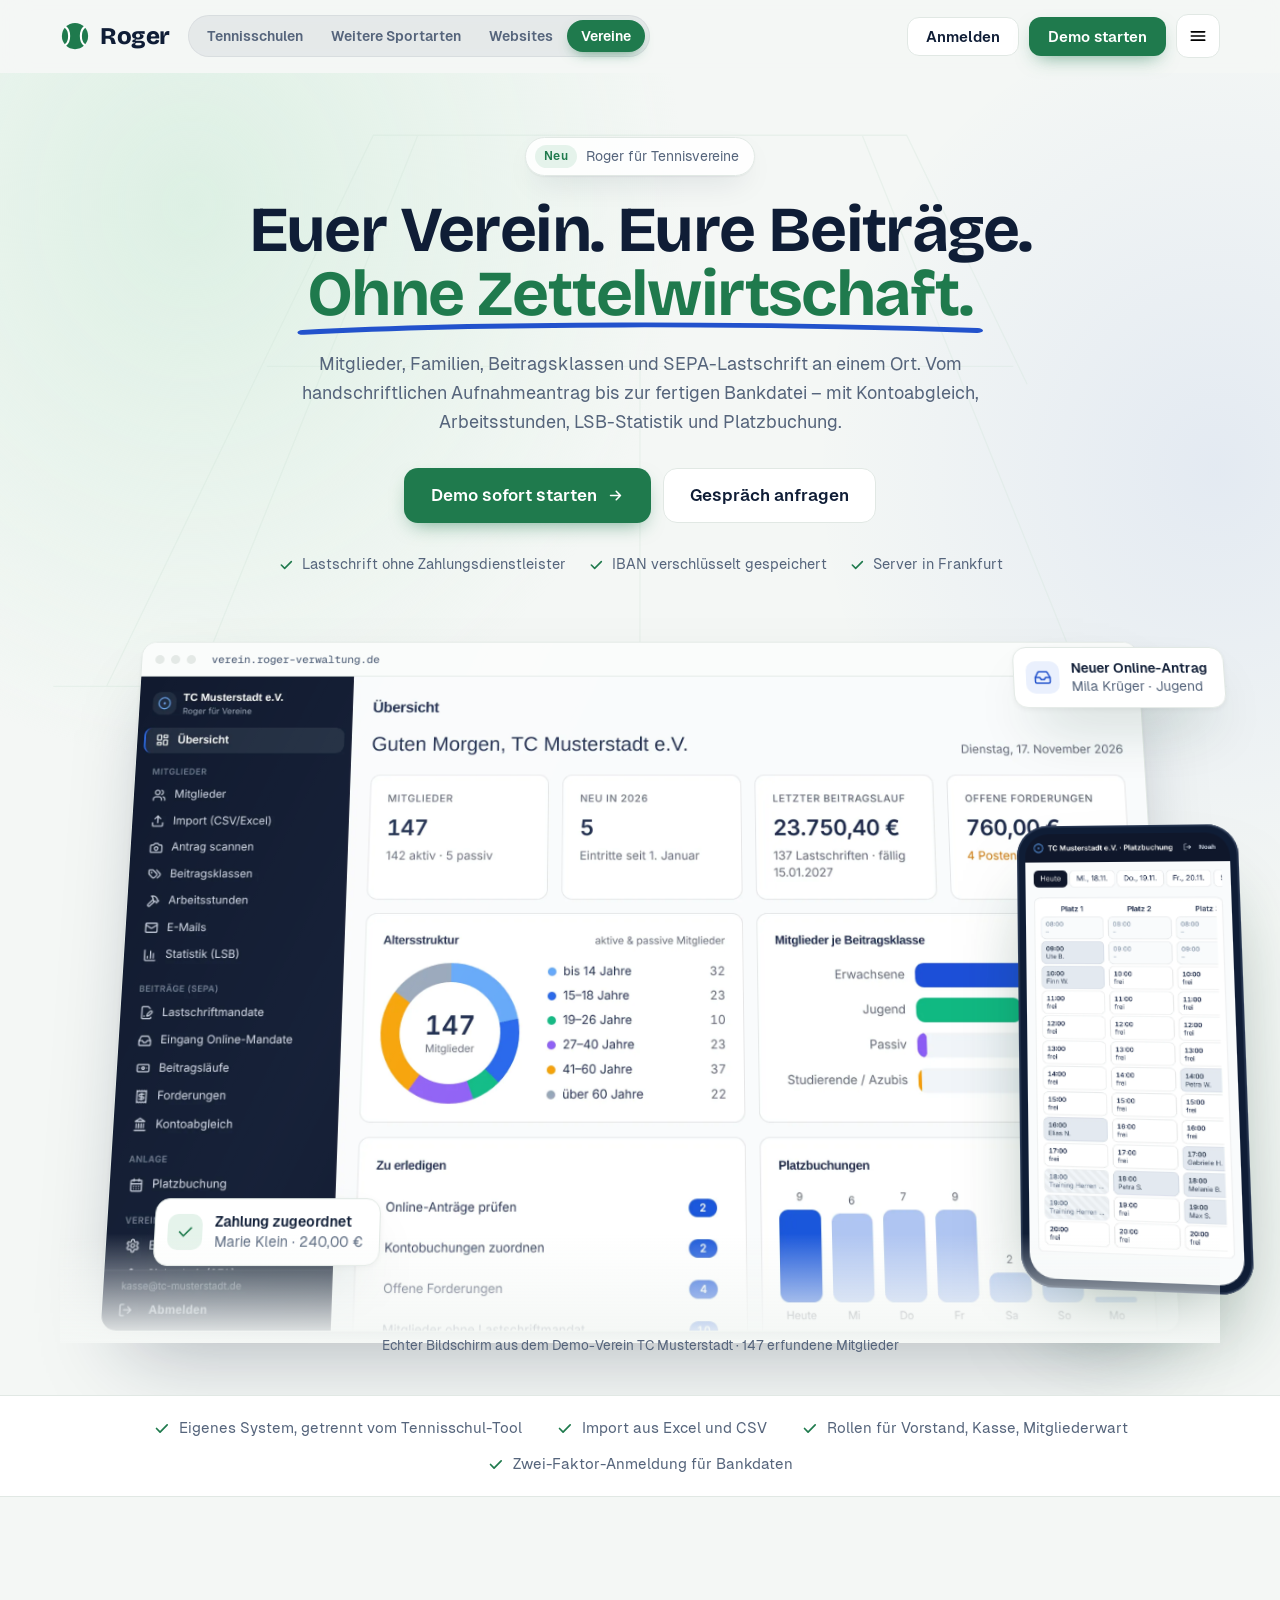
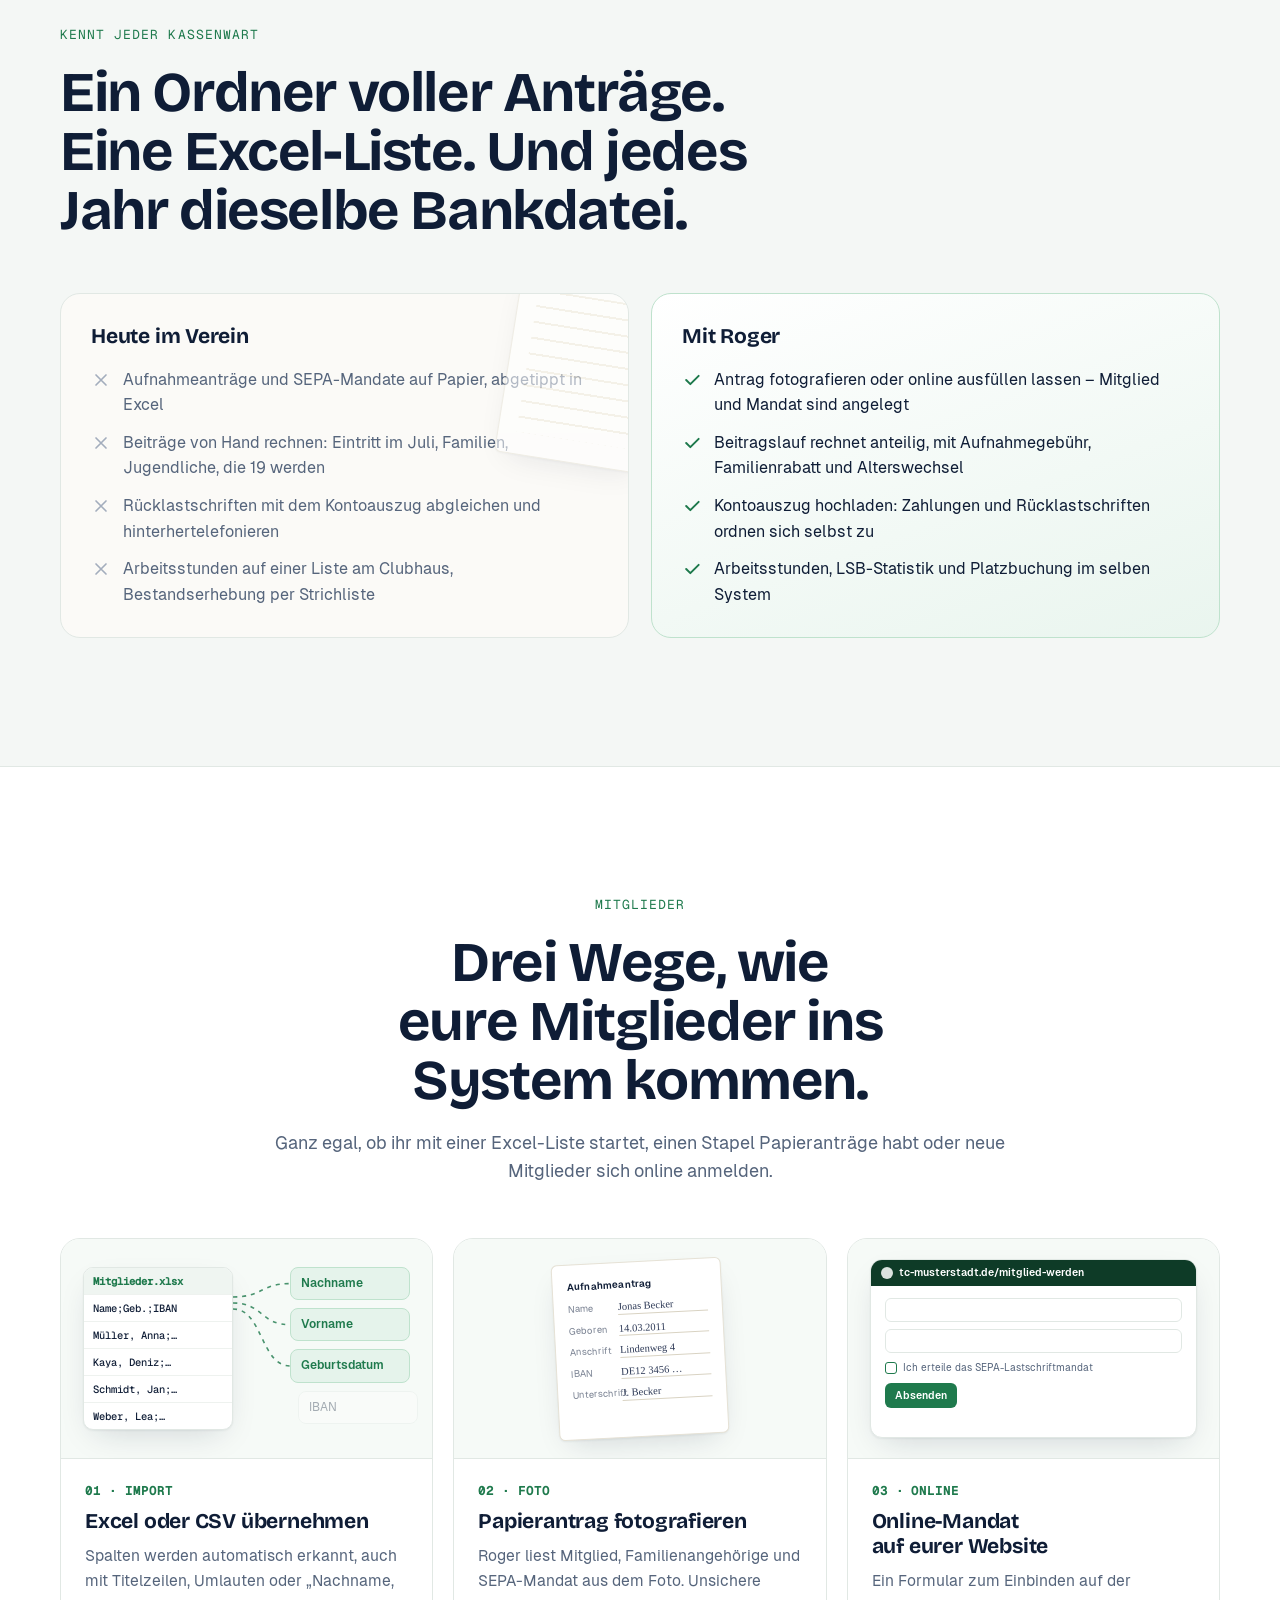
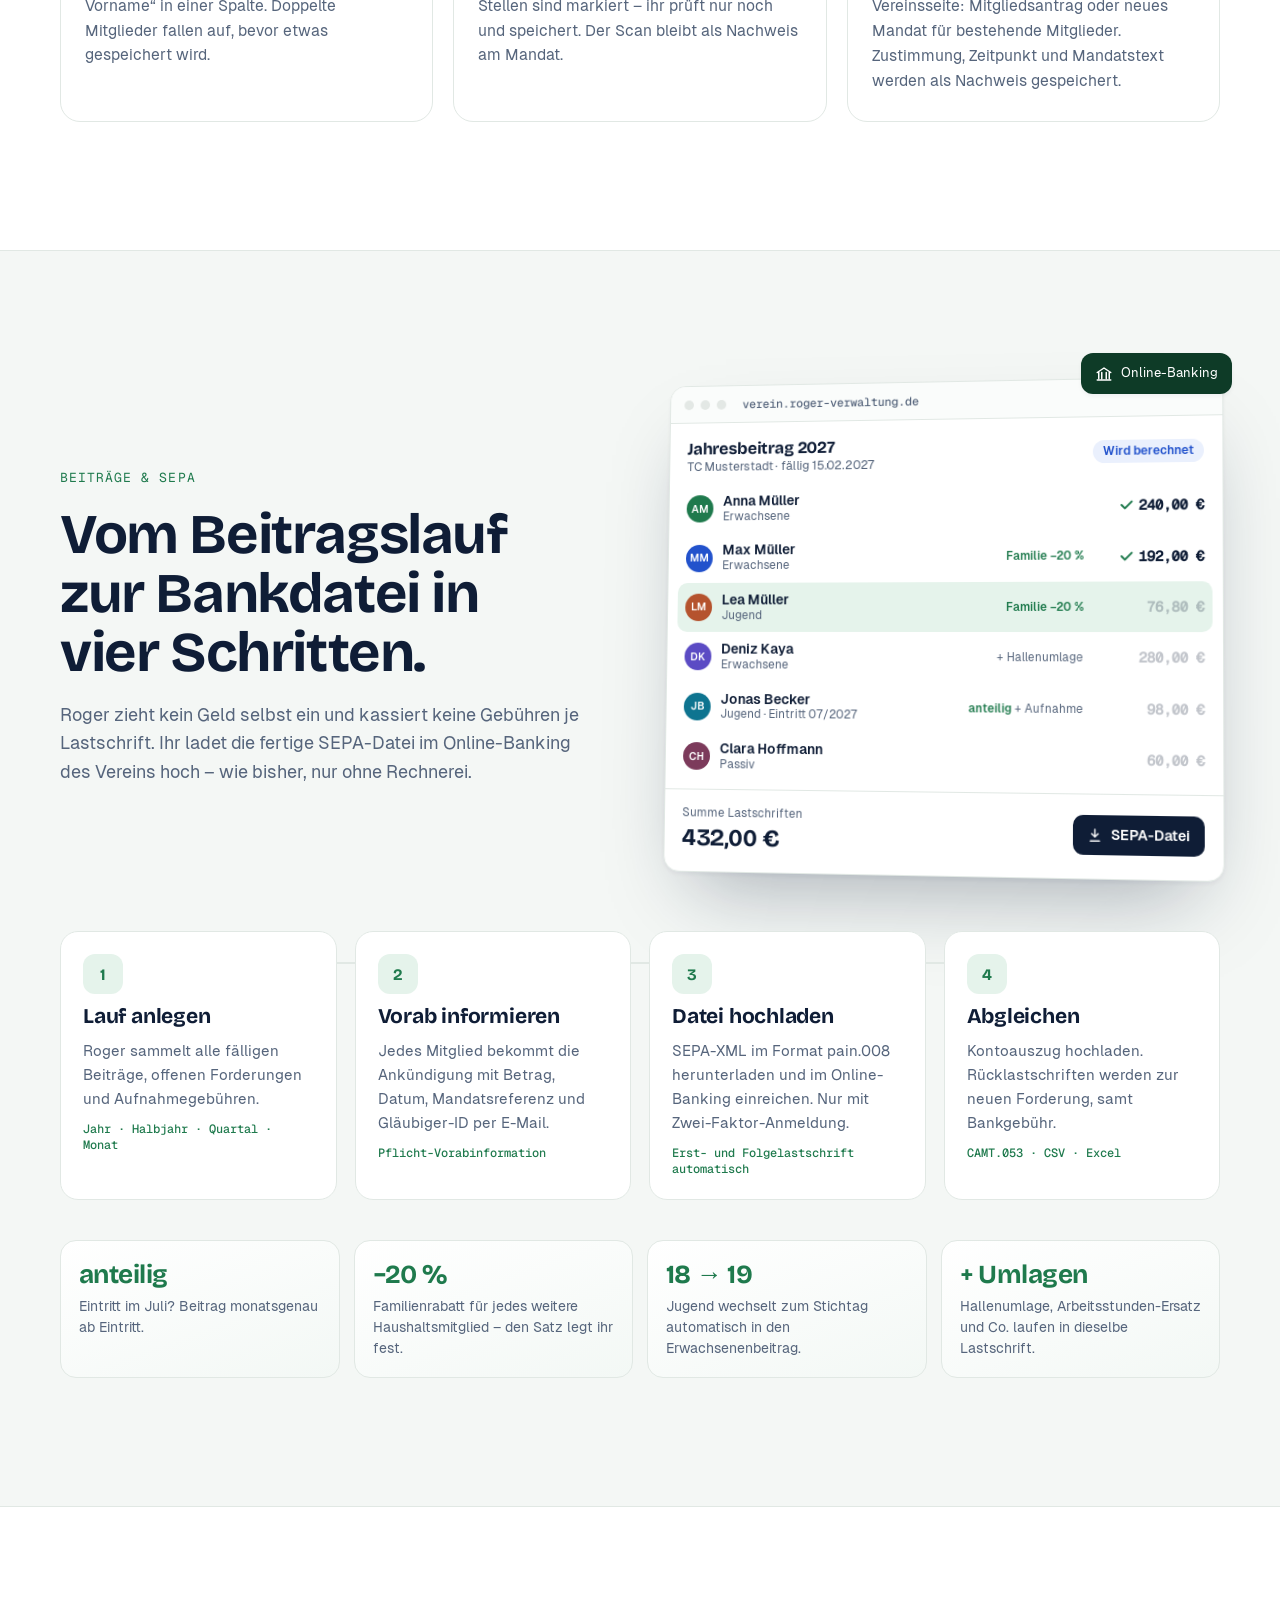
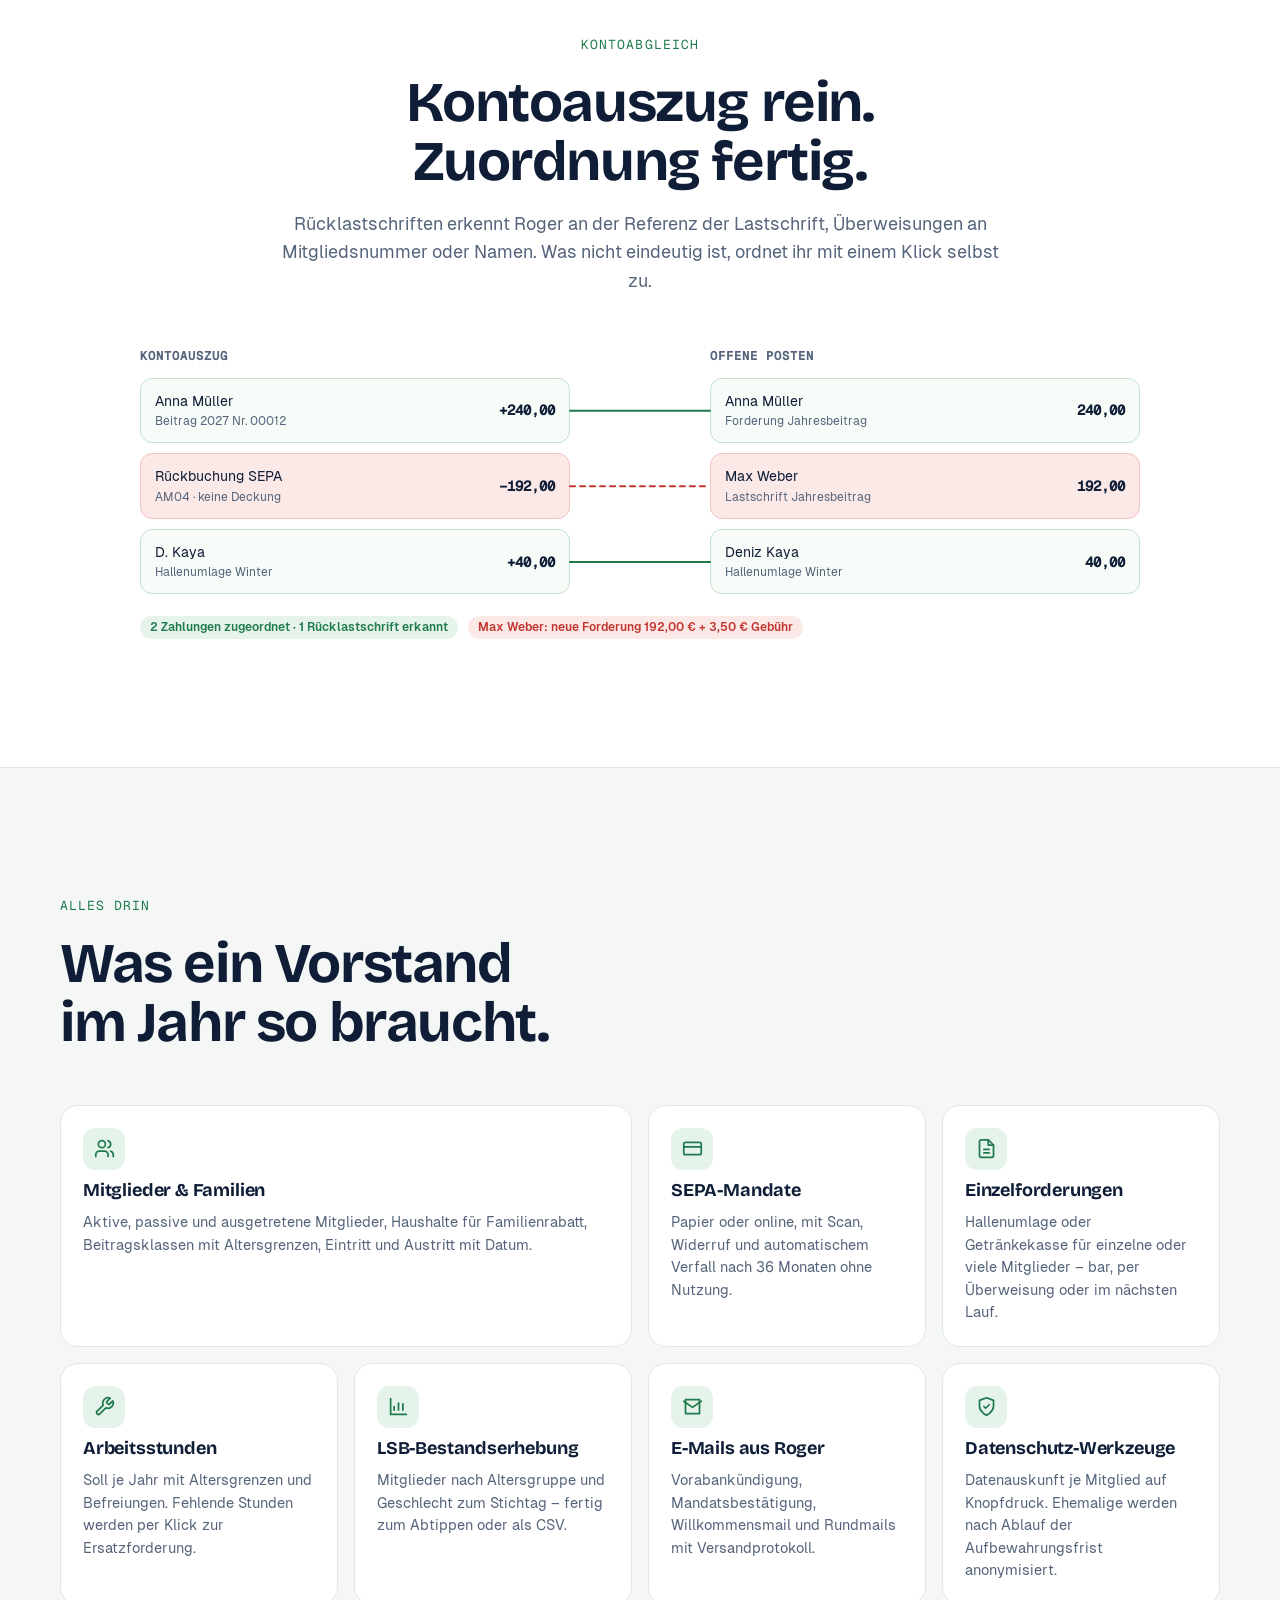
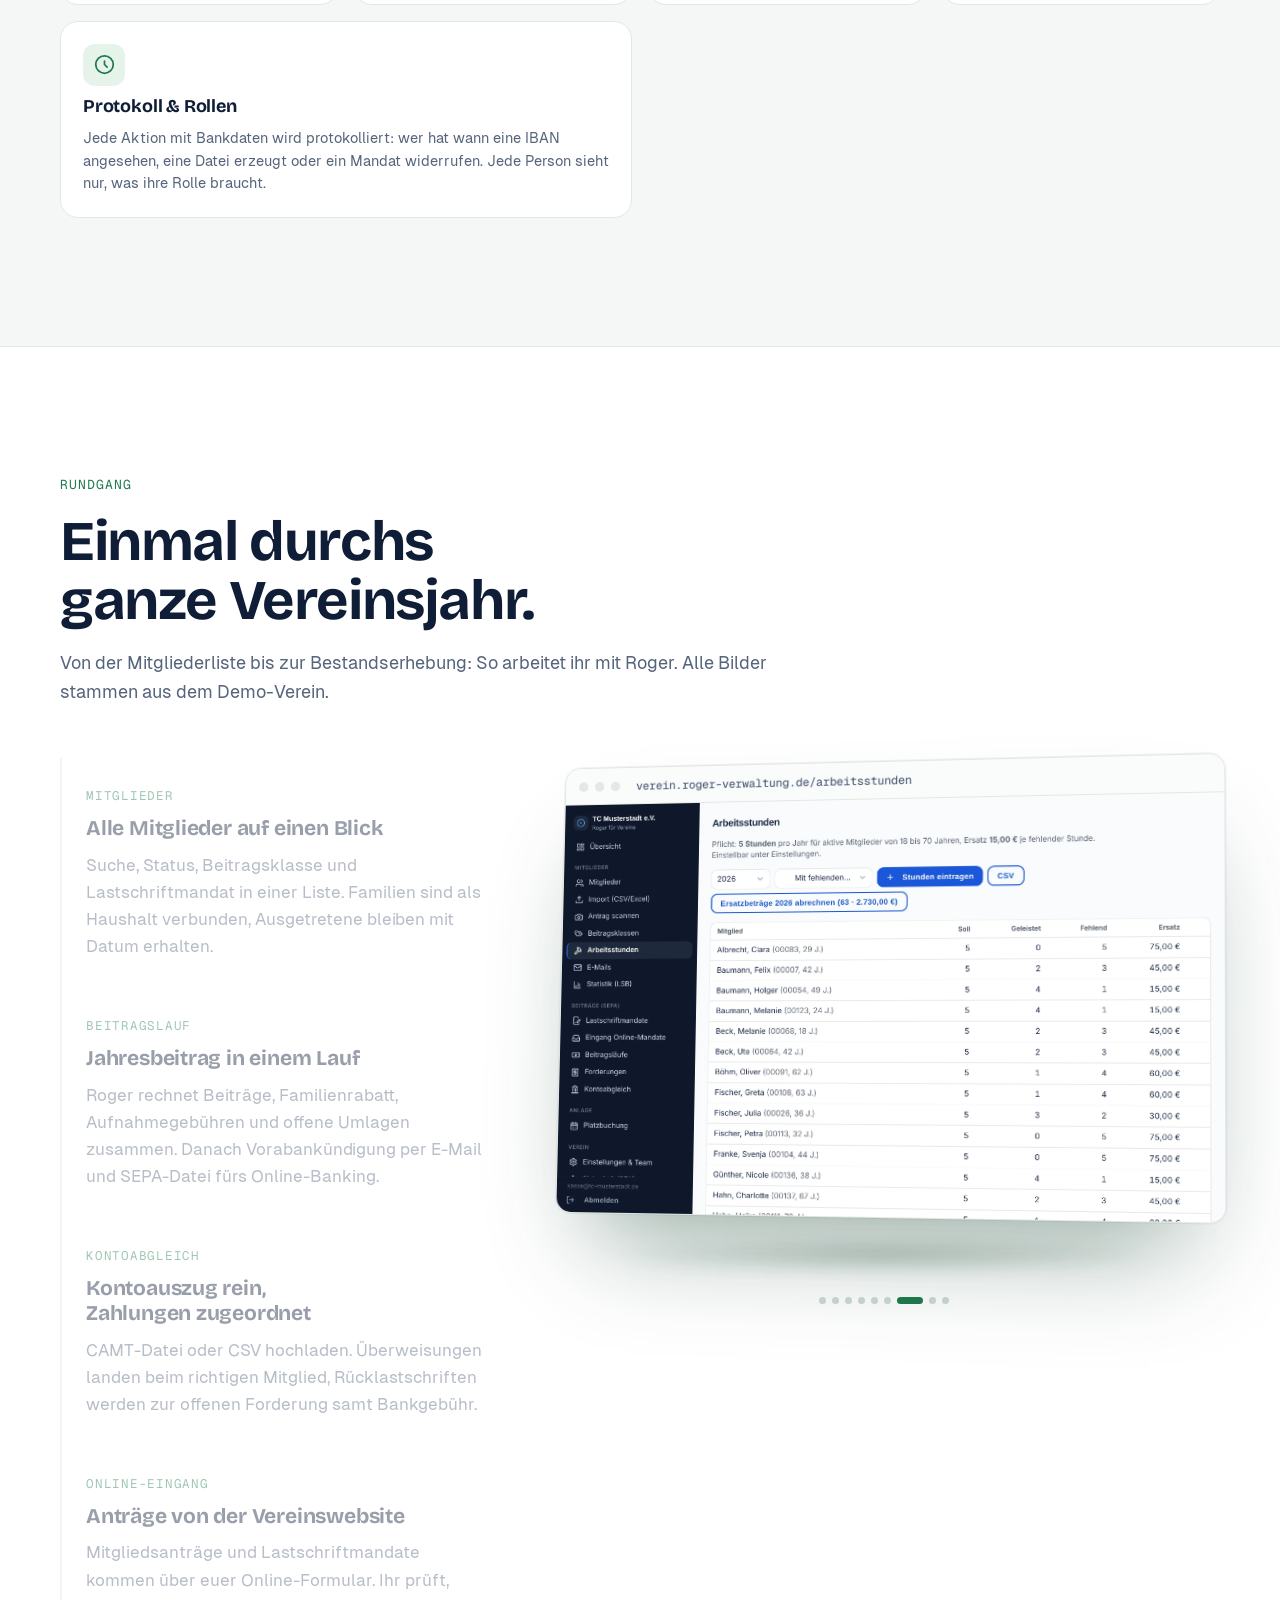
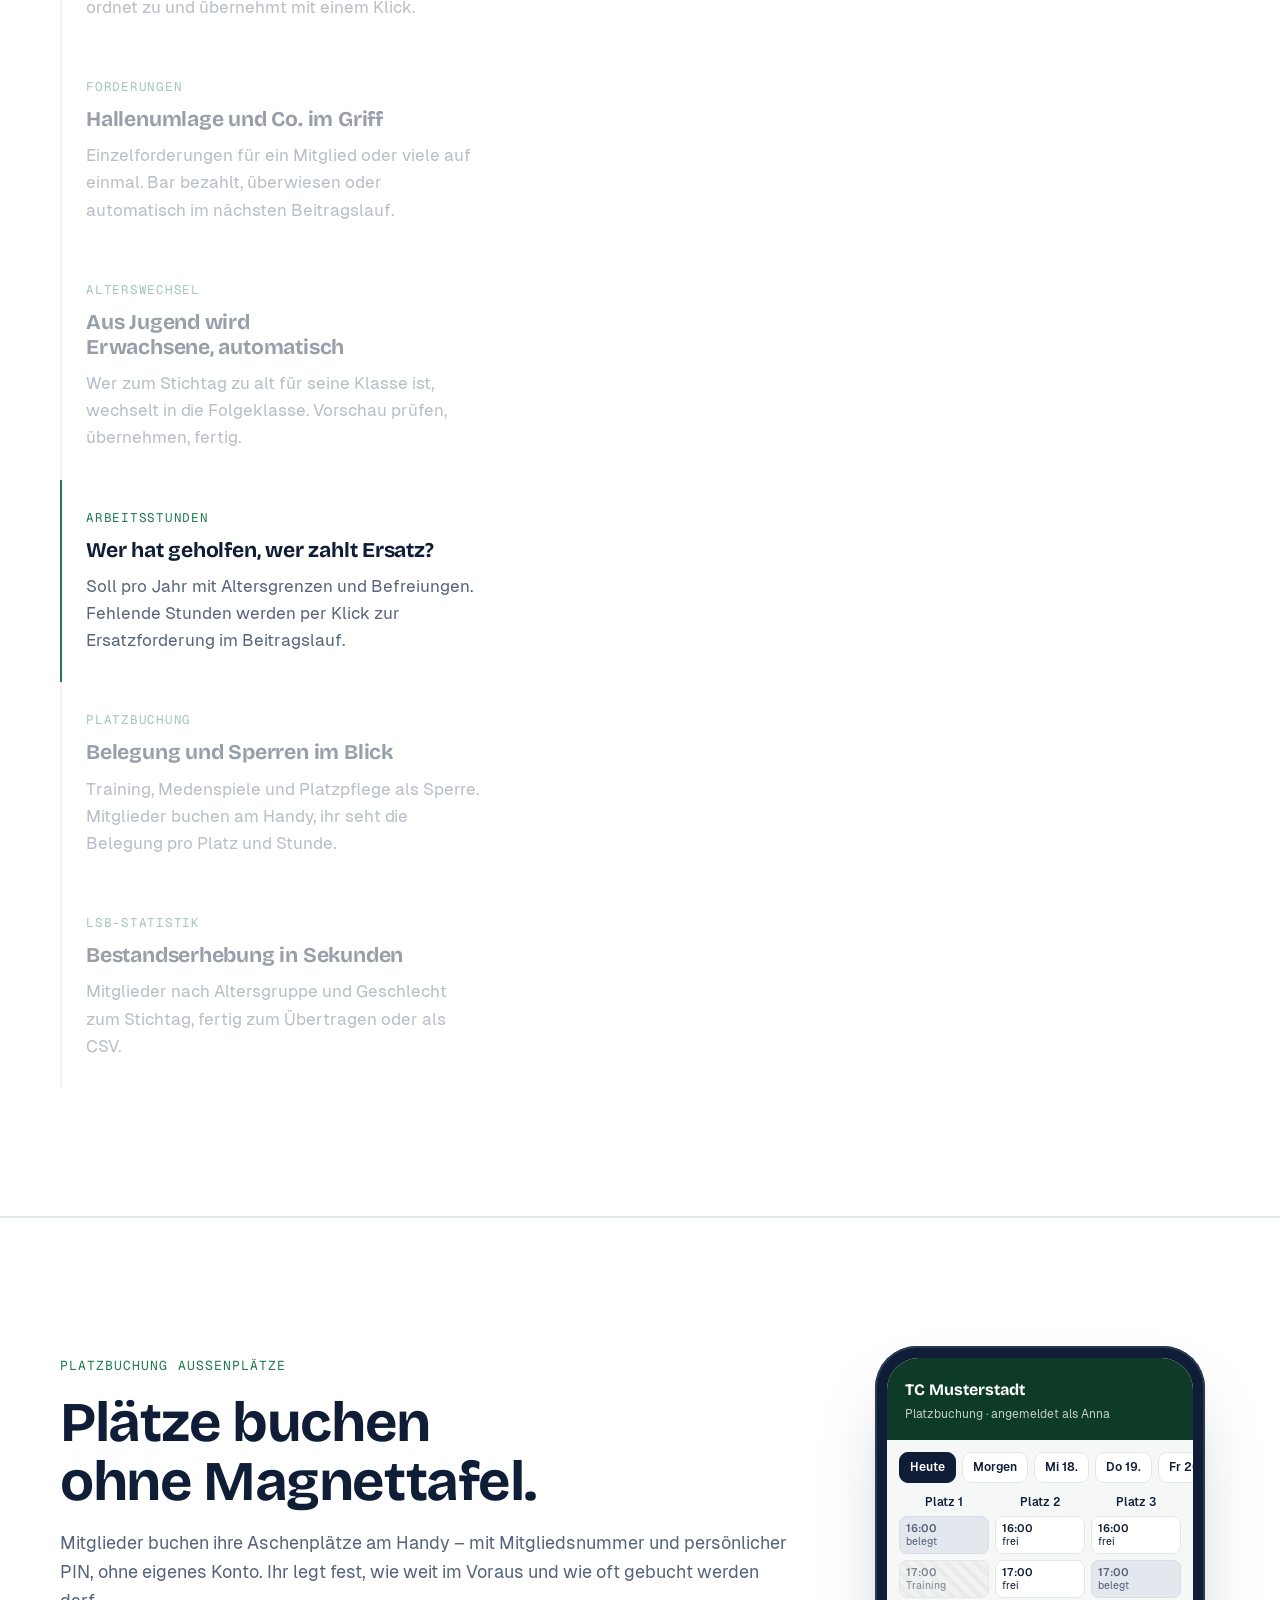
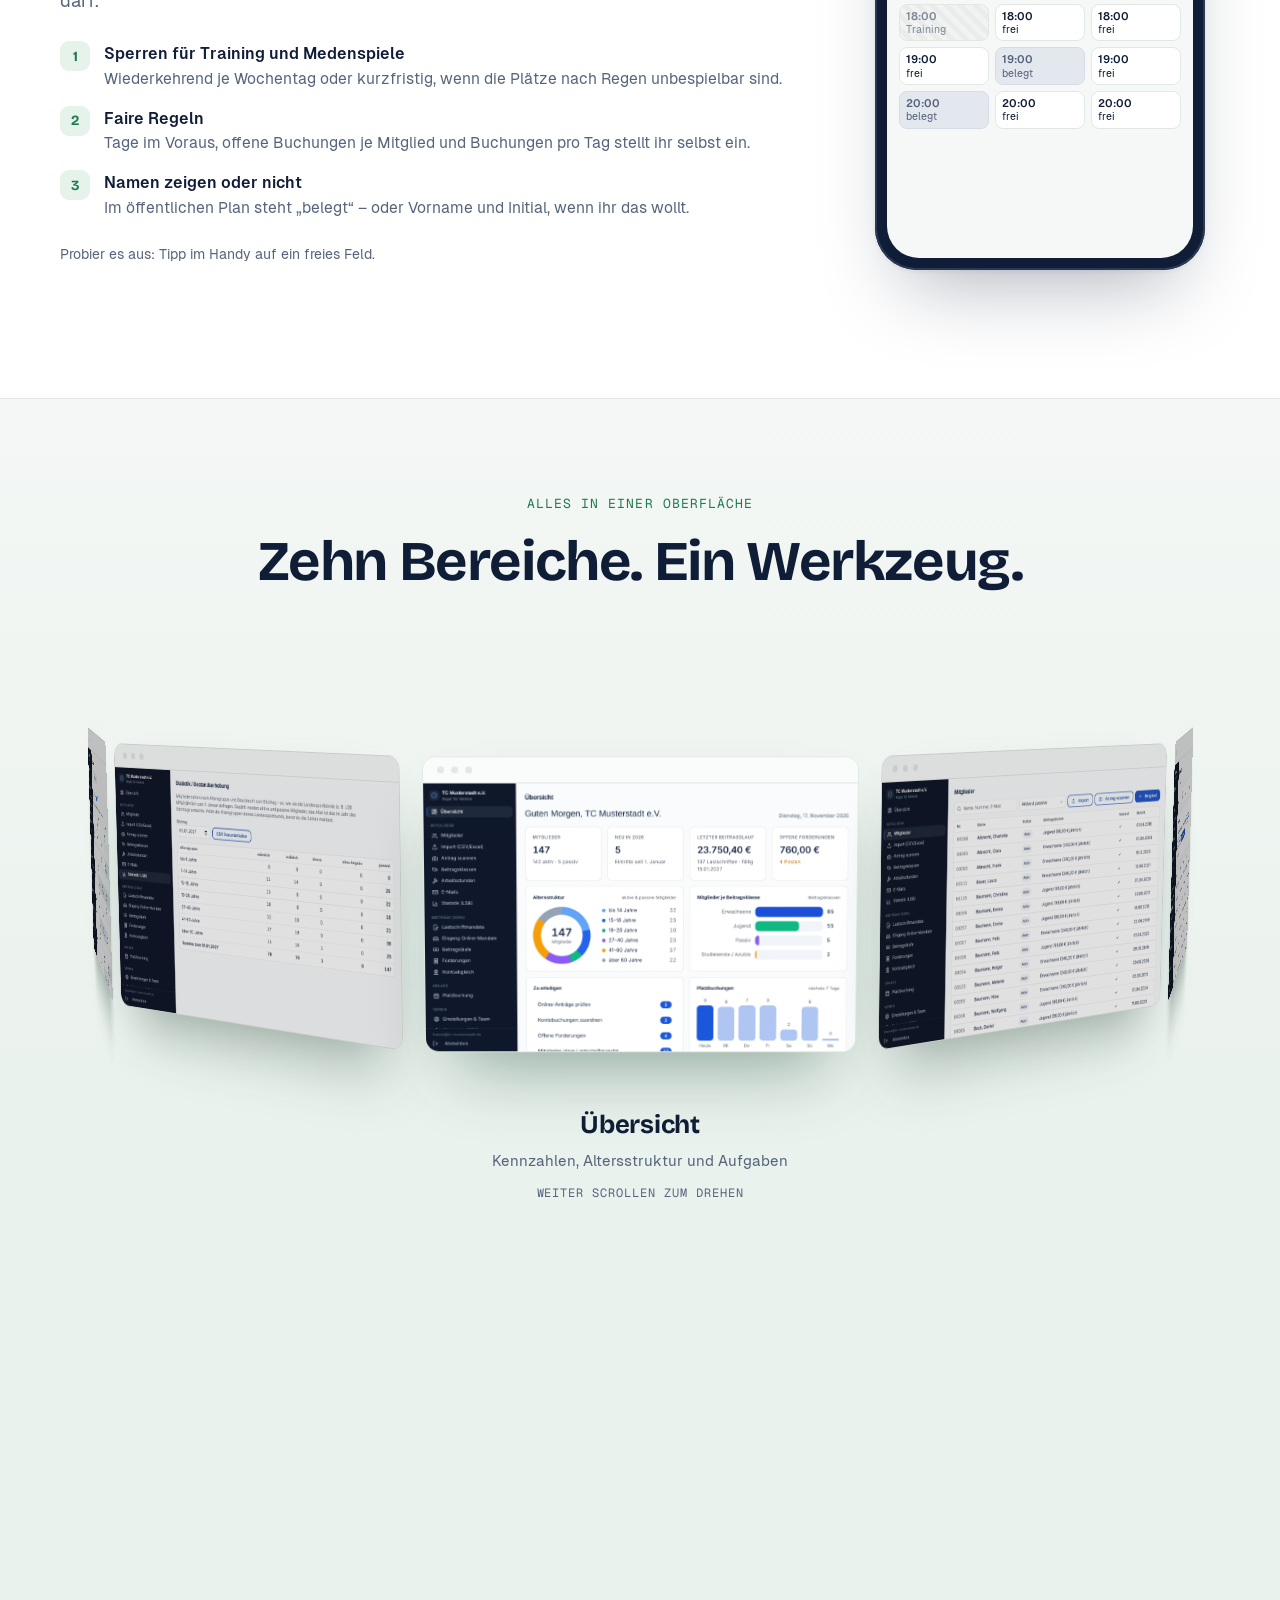
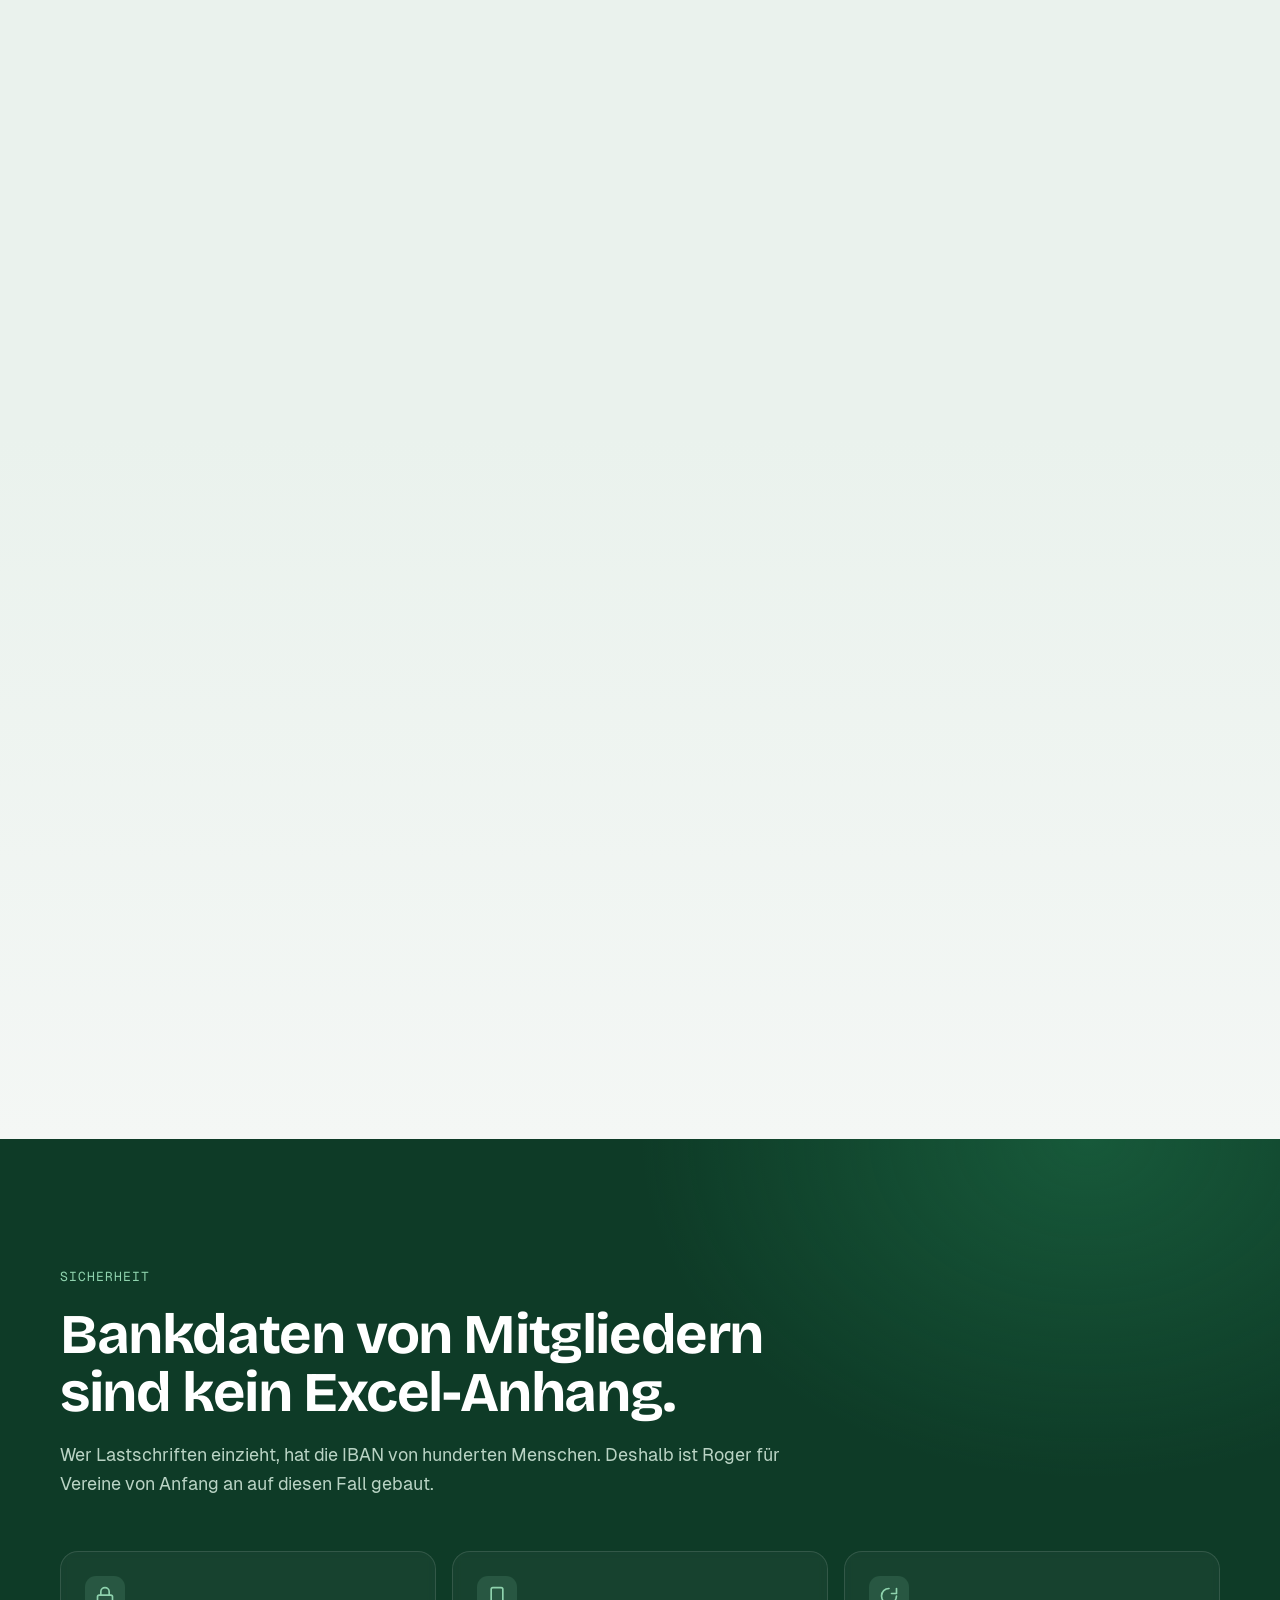
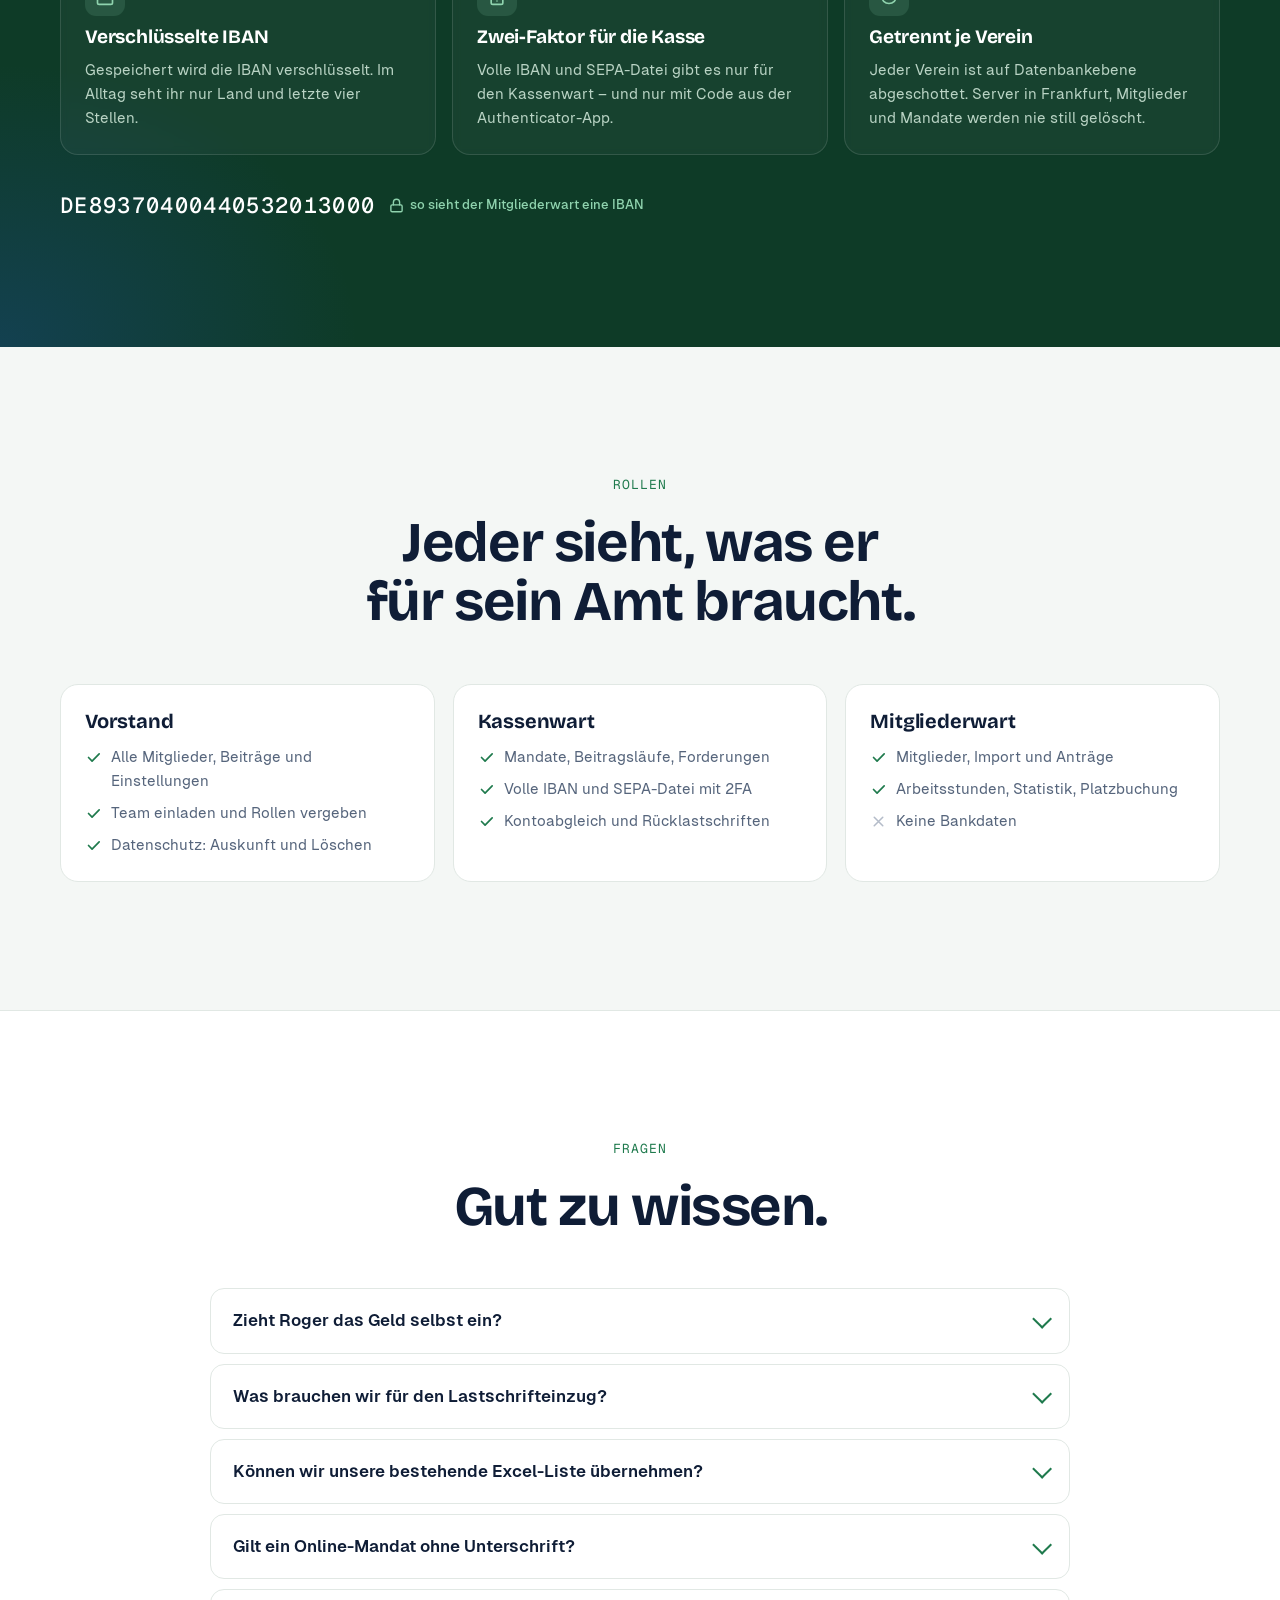
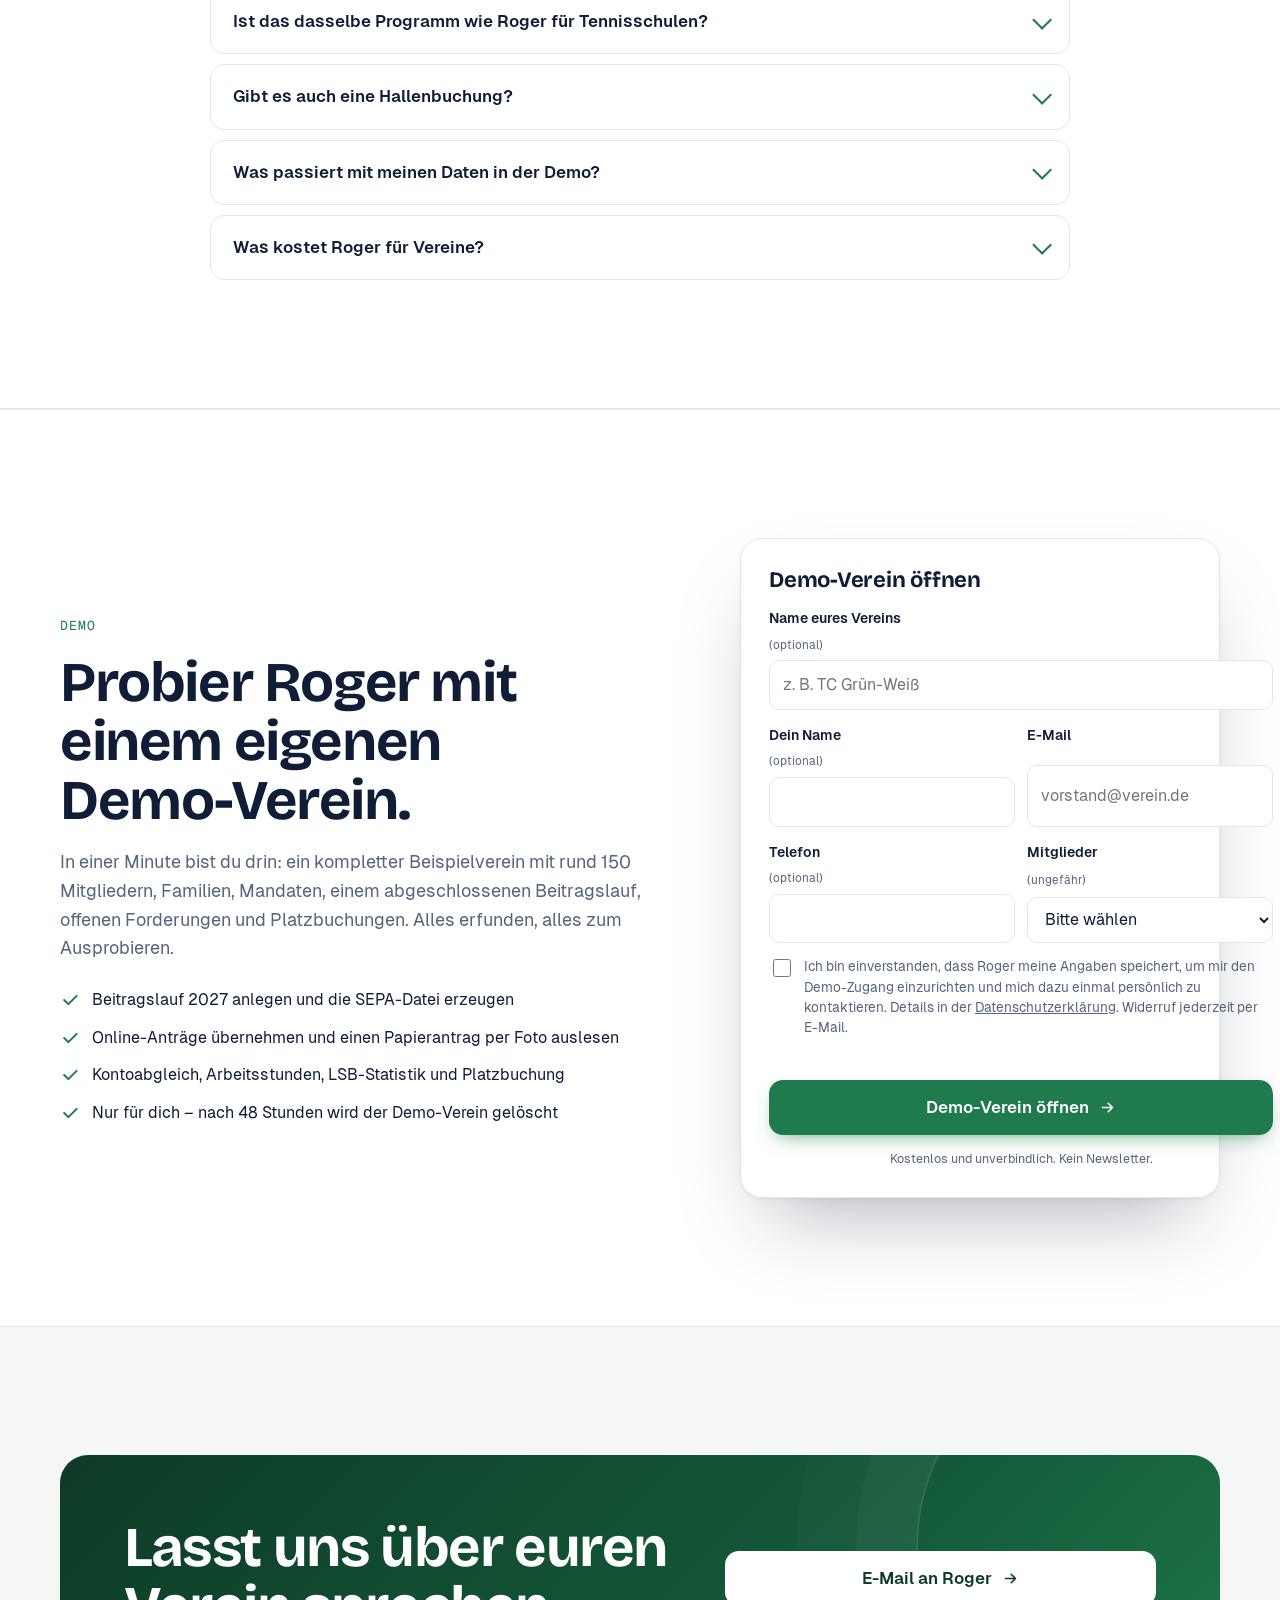
<file: vereine.html>
<!doctype html>
<html lang="de">
<head>
<meta charset="utf-8">
<meta name="viewport" content="width=device-width, initial-scale=1, viewport-fit=cover">
<link rel="icon" href="favicon.svg" type="image/svg+xml">
<title>Roger für Vereine – Mitgliederverwaltung und SEPA-Beitragseinzug für Tennisvereine</title>
<meta name="description" content="Roger für Vereine: Mitglieder, Beiträge und SEPA-Lastschrift für Tennisvereine. Import aus Excel, Mitgliedsanträge per Foto, Online-Mandat für die Vereinswebsite, Kontoabgleich, Arbeitsstunden, LSB-Statistik und Platzbuchung.">
<meta property="og:title" content="Roger für Vereine – Verwaltung für Tennisvereine">
<meta property="og:description" content="Mitglieder, Beiträge und SEPA-Lastschrift an einem Ort. Vom Papierantrag bis zur Bankdatei.">
<meta property="og:url" content="https://roger-verwaltung.de/vereine">
<meta property="og:image" content="https://roger-verwaltung.de/img/v-dashboard.webp">
<meta name="theme-color" content="#F4F7F5">
<link rel="canonical" href="https://roger-verwaltung.de/vereine">
<link rel="stylesheet" href="fonts/fonts.css">
<style>
:root{
  --bg:#F4F7F5; --surface:#FFFFFF; --ink:#0F1D36; --muted:#56657C; --rule:#E1E8E4;
  --green:#1F7A4D; --green-2:#28915D; --green-soft:#E5F3EB; --green-mid:#BFE2CD; --green-deep:#0E3B27;
  --blue:#2252CC; --blue-soft:#EAF0FD;
  --clay:#B5532E; --clay-soft:#F8E9E1;
  --red:#C2362F; --red-soft:#FBE9E8;
  --f-display:"Bricolage Grotesque","Helvetica Neue",Arial,sans-serif;
  --f-body:"Geist",system-ui,-apple-system,"Segoe UI",sans-serif;
  --f-mono:"Geist Mono",ui-monospace,SFMono-Regular,Menlo,monospace;
  --wrap:1200px;
  --shadow:0 1px 2px rgba(15,29,54,.06),0 12px 32px -12px rgba(15,29,54,.18);
  --shadow-lg:0 2px 4px rgba(15,29,54,.05),0 40px 80px -30px rgba(15,29,54,.35);
  --ease:cubic-bezier(.2,.7,.2,1);
  color-scheme:light;
}
*{box-sizing:border-box}
html{scroll-behavior:smooth}
body{margin:0;background:var(--bg);color:var(--ink);font-family:var(--f-body);font-size:17px;line-height:1.6;-webkit-font-smoothing:antialiased;overflow-x:hidden}
a{color:inherit}
.wrap{max-width:var(--wrap);margin:0 auto;padding-left:max(20px,env(safe-area-inset-left,0px));padding-right:max(20px,env(safe-area-inset-right,0px))}
.label{font-family:var(--f-mono);font-size:13px;letter-spacing:.08em;color:var(--green);text-transform:uppercase}
h1,h2,h3{font-family:var(--f-display);font-weight:700;letter-spacing:-.025em;line-height:1.05;margin:0;text-wrap:balance}
h2{font-size:clamp(34px,4.6vw,56px)}
h3{font-size:21px;letter-spacing:-.01em;line-height:1.2}
p{margin:0}
.lead{color:var(--muted);font-size:clamp(17px,1.4vw,19px);max-width:62ch}
.btn{display:inline-flex;align-items:center;justify-content:center;gap:10px;font:600 16px/1 var(--f-body);text-decoration:none;border-radius:12px;padding:15px 22px;border:1px solid transparent;cursor:pointer;transition:transform .2s ease,box-shadow .2s ease,background .2s,border-color .2s;white-space:nowrap}
.btn svg{width:17px;height:17px;flex:none}
.btn-primary{background:var(--green);color:#fff;box-shadow:0 8px 20px -8px rgba(31,122,77,.65)}
.btn-primary:hover{transform:translateY(-2px);box-shadow:0 14px 26px -10px rgba(31,122,77,.7);background:var(--green-2)}
.btn-ghost{background:var(--surface);border-color:var(--rule);color:var(--ink)}
.btn-ghost:hover{border-color:#C6D2CB;transform:translateY(-1px)}
.btn-lg{padding:18px 26px;font-size:17px;border-radius:14px}
:focus-visible{outline:2px solid var(--green);outline-offset:3px;border-radius:6px}
section{padding-block:clamp(80px,10vw,128px)}
.sec-head{display:grid;gap:18px;margin-bottom:52px;max-width:780px}
.sec-head.center{margin-inline:auto;text-align:center;justify-items:center}
.band{background:var(--surface);border-block:1px solid var(--rule)}

/* ---------- Navigation mit Produktwahl ---------- */
.nav{position:sticky;top:0;z-index:50;background:rgba(244,247,245,.8);backdrop-filter:saturate(1.4) blur(14px);-webkit-backdrop-filter:saturate(1.4) blur(14px);border-bottom:1px solid transparent;transition:border-color .3s,background .3s}
.nav.scrolled{border-bottom-color:var(--rule);background:rgba(255,255,255,.88)}
.nav .wrap{display:flex;align-items:center;justify-content:space-between;height:72px;gap:18px}
.nav-left{display:flex;align-items:center;gap:18px;min-width:0}
.brand{display:flex;align-items:center;gap:10px;text-decoration:none;font-family:var(--f-display);font-weight:800;font-size:24px;letter-spacing:-.02em}
.brand svg{width:30px;height:30px}
.pswitch{position:relative;display:flex;padding:4px;border-radius:999px;background:rgba(15,29,54,.06);border:1px solid rgba(15,29,54,.06)}
.pswitch a{position:relative;z-index:1;text-decoration:none;font:600 14px/1 var(--f-body);padding:9px 14px;border-radius:999px;color:var(--muted);transition:color .25s;white-space:nowrap}
.pswitch a[aria-current="page"]{color:#fff}
.pswitch a:not([aria-current]):hover{color:var(--ink)}
.pswitch .thumb{position:absolute;top:4px;bottom:4px;border-radius:999px;background:var(--green);box-shadow:0 6px 14px -6px rgba(31,122,77,.7);transition:left .45s var(--ease),width .45s var(--ease)}
.nav-links{display:flex;gap:24px;font-size:15px;color:var(--muted);white-space:nowrap}
.nav-links a{text-decoration:none;transition:color .2s}
.nav-links a:hover{color:var(--ink)}
.nav-cta{display:flex;gap:10px;align-items:center}
.nav .btn{padding:11px 18px;font-size:15px}
.burger{display:none;width:44px;height:44px;border-radius:12px;border:1px solid var(--rule);background:var(--surface);cursor:pointer;place-items:center}
.burger svg{width:20px;height:20px}
.mnav{display:none}
.mnav.open{display:grid;position:fixed;inset:72px 0 auto 0;z-index:49;background:#fff;border-bottom:1px solid var(--rule);padding:12px 20px 22px;gap:4px;box-shadow:var(--shadow-lg)}
.mnav a{padding:12px 4px;text-decoration:none;font-weight:500;border-bottom:1px solid var(--rule)}
.mnav a:last-child{border:0}
@media (max-width:1300px){.nav-links{display:none}.burger{display:grid}}
@media (max-width:640px){.nav .btn-ghost{display:none}.brand span{display:none}.pswitch a{padding:9px 11px;font-size:13px}}
@media (max-width:560px){.pswitch a{padding:9px 9px;font-size:12.5px}}
@media (max-width:640px){.nav .nav-cta .btn-primary{display:none}}

/* ---------- Hero ---------- */
.hero{position:relative;padding-block:clamp(40px,5vw,72px) clamp(24px,3vw,40px);overflow:hidden;isolation:isolate}
.hero::before{content:"";position:absolute;inset:0;z-index:-2;background:radial-gradient(55% 60% at 15% 10%,#DDF0E4 0%,rgba(244,247,245,0) 70%),radial-gradient(45% 50% at 95% 30%,rgba(34,82,204,.08),transparent 70%)}
.court-lines{position:absolute;inset:0;z-index:-1;pointer-events:none;opacity:.3}
.court-lines path{fill:none;stroke:#CFE3D7;stroke-width:1.5;stroke-dasharray:1600;stroke-dashoffset:1600;animation:draw 2.6s .2s var(--ease) forwards}
@keyframes draw{to{stroke-dashoffset:0}}
.hero-grid{display:grid;grid-template-columns:minmax(0,900px);justify-content:center;text-align:center}
.hero-grid .lead{margin-left:auto;margin-right:auto}.hero-grid .cta-row,.hero-grid .hero-facts{justify-content:center}.hero-grid h1{margin-left:auto;margin-right:auto}
@media (max-width:980px){.hero-grid{grid-template-columns:1fr}}
.hero-grid>*{min-width:0}
@media (max-width:560px){.hero .wrap h1{font-size:clamp(28px,8.4vw,44px)}.hero .wrap h1 em{white-space:normal}.hero h1 em svg{display:none}.run .window{transform:none}.bank{right:8px}.file{right:12px}}
.pill{display:inline-flex;align-items:center;gap:9px;background:rgba(255,255,255,.85);border:1px solid var(--rule);border-radius:999px;padding:7px 15px 7px 9px;font-size:14px;color:var(--muted);box-shadow:var(--shadow)}
.pill b{font-weight:600;color:var(--green);background:var(--green-soft);border-radius:999px;padding:2px 9px;font-size:12px;letter-spacing:.02em}
.hero h1{font-size:clamp(40px,5vw,66px);margin-top:22px;line-height:1}
.hero h1 em{font-style:normal;color:var(--green);position:relative;white-space:nowrap}
.hero h1 em svg{position:absolute;left:-2%;bottom:-.1em;width:104%;height:.3em;overflow:visible}
.hero h1 em path{fill:none;stroke:var(--blue);stroke-width:5;stroke-linecap:round;stroke-dasharray:420;stroke-dashoffset:420;animation:draw 1.2s .8s var(--ease) forwards}
.hero .lead{margin-top:24px}
.cta-row{display:flex;gap:12px;flex-wrap:wrap;margin-top:32px}
.hero-facts{display:flex;flex-wrap:wrap;gap:10px 22px;margin-top:30px;font-size:14.5px;color:var(--muted)}
.hero-facts span{display:inline-flex;align-items:center;gap:8px}
.hero-facts svg{width:16px;height:16px;color:var(--green)}
.in{opacity:0;transform:translateY(16px);animation:in .8s var(--ease) forwards}
.in.d1{animation-delay:.08s}.in.d2{animation-delay:.18s}.in.d3{animation-delay:.28s}.in.d4{animation-delay:.38s}.in.d5{animation-delay:.5s}
@keyframes in{to{opacity:1;transform:none}}

/* Fenster */
.window{background:var(--surface);border:1px solid var(--rule);border-radius:16px;box-shadow:var(--shadow-lg);overflow:hidden}
.bar{display:flex;align-items:center;gap:7px;height:38px;padding:0 14px;border-bottom:1px solid var(--rule);background:#FAFCFB}
.bar i{width:10px;height:10px;border-radius:50%;background:#E3E8E5}
.bar span{margin-left:10px;font:500 12px var(--f-mono);color:var(--muted)}

/* Hero-Animation: Beitragslauf */
.run{position:relative;perspective:1600px}
.run .window{transform:rotateY(-7deg) rotateX(3deg);transform-origin:center;transition:transform .8s var(--ease)}
.run:hover .window{transform:none}
.run-head{display:flex;justify-content:space-between;align-items:center;padding:16px 18px 10px;gap:10px}
.run-head h4{margin:0;font:700 17px var(--f-display);letter-spacing:-.01em}
.run-head small{display:block;color:var(--muted);font-size:12.5px;font-weight:400;font-family:var(--f-body)}
.badge{display:inline-flex;align-items:center;gap:6px;font:600 12px var(--f-body);border-radius:999px;padding:4px 10px;background:var(--green-soft);color:var(--green);white-space:nowrap}
.badge.blue{background:var(--blue-soft);color:var(--blue)}
.badge.red{background:var(--red-soft);color:var(--red)}
.rows{padding:0 10px}
.row{display:grid;grid-template-columns:28px 1fr auto 108px;align-items:center;gap:10px;padding:9px 8px;border-radius:10px;font-size:14px;transition:background .35s}
.row .av{width:28px;height:28px;border-radius:50%;display:grid;place-items:center;font:700 11px var(--f-body);color:#fff}
.row .nm{min-width:0}.row .nm b{display:block;font-weight:600;line-height:1.2;white-space:nowrap}
.row .nm span{display:block;font-size:12px;color:var(--muted);line-height:1.3;white-space:nowrap;overflow:hidden;text-overflow:ellipsis}
.row .tag{font-size:11.5px;color:var(--muted);text-align:right;white-space:nowrap}
.row .tag em{font-style:normal;color:var(--green);font-weight:600}
.row .amt{white-space:nowrap;text-align:right;font:600 14px var(--f-mono);font-variant-numeric:tabular-nums;opacity:.25;transition:opacity .3s}
.row.on{background:var(--green-soft)}
.row.done .amt{opacity:1}
.row .chk{display:inline-block;width:16px;height:16px;vertical-align:-3px;margin-right:4px;color:var(--green);transform:scale(0);transition:transform .35s var(--ease)}
.row.done .chk{transform:scale(1)}
.run-foot{display:flex;align-items:center;justify-content:space-between;gap:12px;padding:14px 18px 18px;border-top:1px solid var(--rule);margin-top:8px}
.total small{display:block;color:var(--muted);font-size:12px}
.total b{font:700 24px var(--f-display);font-variant-numeric:tabular-nums;letter-spacing:-.02em}
.xbtn{position:relative;display:inline-flex;align-items:center;gap:8px;font:600 14px var(--f-body);color:#fff;background:var(--ink);border-radius:10px;padding:11px 14px;transition:transform .15s,background .3s}
.xbtn.press{transform:scale(.94);background:var(--green)}
.xbtn svg{width:15px;height:15px}
.file{position:absolute;z-index:3;right:26px;bottom:72px;display:flex;align-items:center;gap:10px;background:#fff;border:1px solid var(--rule);border-radius:12px;padding:10px 14px;box-shadow:var(--shadow-lg);font-size:13px;opacity:0;transform:translateY(10px) scale(.9);pointer-events:none}
.file .ic{width:34px;height:40px;border-radius:6px;background:var(--green-soft);display:grid;place-items:center;font:700 9px var(--f-mono);color:var(--green)}
.file b{display:block;font-family:var(--f-mono);font-size:12.5px}
.file span{color:var(--muted);font-size:12px}
.file.show{animation:fileFly 2.4s var(--ease) forwards}
@keyframes fileFly{0%{opacity:0;transform:translateY(10px) scale(.9)}18%{opacity:1;transform:translateY(-14px) scale(1)}70%{opacity:1;transform:translateY(-14px) scale(1)}100%{opacity:0;transform:translate(60px,-90px) scale(.7)}}
.bank{position:absolute;z-index:3;right:-12px;top:-26px;display:flex;align-items:center;gap:8px;background:var(--green-deep);color:#fff;border-radius:12px;padding:10px 14px;font-size:13px;box-shadow:var(--shadow-lg)}
.bank svg{width:18px;height:18px}
.bank.ping{animation:ping .6s var(--ease)}
@keyframes ping{40%{transform:scale(1.08)}}
@media (max-width:560px){.row{grid-template-columns:28px 1fr 96px}.row .tag{display:none}.bank{right:6px;top:-30px}}

/* Trustbar */
.trustbar{border-block:1px solid var(--rule);background:var(--surface)}
.trustbar .wrap{display:flex;flex-wrap:wrap;justify-content:center;gap:12px 34px;padding-block:20px;font-size:15px;color:var(--muted)}
.trustbar span{display:inline-flex;align-items:center;gap:9px}
.trustbar svg{width:17px;height:17px;color:var(--green)}

/* Einblenden beim Scrollen */
.reveal{opacity:0;transform:translateY(24px);transition:opacity .8s var(--ease),transform .8s var(--ease)}
.reveal.vis{opacity:1;transform:none}
.reveal.d1{transition-delay:.08s}.reveal.d2{transition-delay:.16s}.reveal.d3{transition-delay:.24s}

/* ---------- Problem / vorher-nachher ---------- */
.vs{display:grid;grid-template-columns:1fr 1fr;gap:22px}
@media (max-width:860px){.vs{grid-template-columns:1fr}}
.vs-card{border-radius:20px;padding:30px;border:1px solid var(--rule);background:var(--surface);position:relative;overflow:hidden}
.vs-card.before{background:#FBFAF7}
.vs-card.after{background:linear-gradient(160deg,#fff 0%,var(--green-soft) 120%);border-color:var(--green-mid)}
.vs-card h3{margin-bottom:18px;display:flex;align-items:center;gap:10px}
.vs-card ul{list-style:none;margin:0;padding:0;display:grid;gap:12px}
.vs-card li{display:flex;gap:12px;align-items:flex-start;font-size:16px}
.vs-card li svg{flex:none;width:20px;height:20px;margin-top:3px}
.before li svg{color:#A3ADBD}.after li svg{color:var(--green)}
.before li{color:var(--muted)}
.paper{position:absolute;right:-30px;top:-20px;width:150px;height:190px;background:#fff;border:1px solid #E6E2D6;border-radius:6px;transform:rotate(9deg);box-shadow:var(--shadow);opacity:.55}
.paper::before{content:"";position:absolute;inset:22px 18px;background:repeating-linear-gradient(#EEE9DC 0 2px,transparent 2px 16px)}

/* ---------- Drei Wege rein ---------- */
.ways{display:grid;grid-template-columns:repeat(3,1fr);gap:20px}
@media (max-width:980px){.ways{grid-template-columns:1fr}}
.way{background:var(--surface);border:1px solid var(--rule);border-radius:20px;overflow:hidden;display:flex;flex-direction:column;transition:transform .35s var(--ease),box-shadow .35s}
.way:hover{transform:translateY(-4px);box-shadow:var(--shadow-lg)}
.way-vis{height:220px;background:#F6FAF7;border-bottom:1px solid var(--rule);position:relative;overflow:hidden}
.way-txt{padding:24px 24px 28px;display:grid;gap:10px}
.way-txt p{color:var(--muted);font-size:15.5px}
.way-n{font:600 12px var(--f-mono);color:var(--green);letter-spacing:.08em}
/* 1: CSV-Import */
.csv{position:absolute;left:22px;top:28px;width:150px;background:#fff;border:1px solid var(--rule);border-radius:10px;box-shadow:var(--shadow);font:500 10.5px var(--f-mono);overflow:hidden}
.csv div{padding:6px 9px;border-top:1px solid #EEF2EF;white-space:nowrap;overflow:hidden;text-overflow:ellipsis}
.csv div:first-child{border:0;background:#EFF5F1;color:var(--green);font-weight:600}
.map{position:absolute;right:22px;top:28px;display:grid;gap:8px}
.map span{display:block;background:#fff;border:1px solid var(--rule);border-radius:8px;padding:6px 10px;font-size:12px;width:120px;opacity:.35;transform:translateX(8px);transition:all .5s var(--ease)}
.map span.ok{opacity:1;transform:none;border-color:var(--green-mid);background:var(--green-soft);color:var(--green);font-weight:600}
.arrows{position:absolute;inset:0;pointer-events:none}
.arrows path{fill:none;stroke:var(--green);stroke-width:1.6;stroke-dasharray:4 5;opacity:0;transition:opacity .4s}
.arrows path.ok{opacity:.8;animation:march 1s linear infinite}
@keyframes march{to{stroke-dashoffset:-18}}
/* 2: Antrag scannen */
.scanpaper{position:absolute;left:50%;top:22px;width:170px;height:176px;margin-left:-85px;background:#fff;border:1px solid #E6E2D6;border-radius:6px;box-shadow:var(--shadow);transform:rotate(-3deg);padding:16px 14px;font-size:9.5px;color:#7C8494;overflow:hidden}
.scanpaper h5{margin:0 0 8px;font:700 10px var(--f-body);color:var(--ink);letter-spacing:.02em}
.scanpaper .ln{display:flex;gap:6px;align-items:baseline;margin-bottom:6px}
.scanpaper .ln i{font-style:normal;flex:none;width:44px}
.scanpaper .ln u{flex:1;text-decoration:none;border-bottom:1px solid #D9D3C3;font-family:"Segoe Print","Bradley Hand",cursive;color:#2E3A57;font-size:10.5px;line-height:1.2;white-space:nowrap;overflow:hidden}
.scanline{position:absolute;left:0;right:0;height:42px;top:-42px;background:linear-gradient(180deg,rgba(31,122,77,0),rgba(31,122,77,.22) 80%,rgba(31,122,77,.9));animation:scan 3.2s ease-in-out infinite}
@keyframes scan{0%{top:-42px}60%{top:176px}100%{top:176px}}
.fields{position:absolute;right:14px;bottom:14px;display:grid;gap:5px}
.fields span{background:#fff;border:1px solid var(--rule);border-radius:7px;padding:4px 8px;font-size:11px;box-shadow:var(--shadow);display:flex;gap:6px;align-items:center;opacity:0;transform:translateY(6px);animation:pop 3.2s var(--ease) infinite}
.fields span:nth-child(2){animation-delay:.25s}.fields span:nth-child(3){animation-delay:.5s}
.fields i{width:7px;height:7px;border-radius:50%;background:var(--green);flex:none}
.fields span.warn i{background:#D08A1A}
@keyframes pop{0%,45%{opacity:0;transform:translateY(6px)}55%,92%{opacity:1;transform:none}100%{opacity:0}}
/* 3: Online-Mandat */
.site{position:absolute;inset:20px 22px;background:#fff;border:1px solid var(--rule);border-radius:12px;box-shadow:var(--shadow);overflow:hidden}
.site-top{height:26px;background:var(--green-deep);display:flex;align-items:center;padding:0 10px;color:#fff;font:600 10.5px var(--f-body);gap:6px}
.site-top b{width:12px;height:12px;border-radius:50%;background:#fff;opacity:.85}
.site-body{padding:12px 14px;display:grid;gap:7px}
.inp{height:24px;border:1px solid var(--rule);border-radius:6px;font:500 11px var(--f-mono);padding:4px 8px;color:var(--ink);white-space:nowrap;overflow:hidden}
.inp .typed{display:inline-block;overflow:hidden;vertical-align:bottom;width:0;animation:type 5s steps(22) infinite}
.inp:nth-child(2) .typed{animation-delay:.6s}
@keyframes type{0%,8%{width:0}40%,92%{width:100%}100%{width:0}}
.consent-row{display:flex;gap:6px;align-items:center;font-size:10px;color:var(--muted)}
.consent-row i{width:12px;height:12px;border:1.5px solid var(--green);border-radius:3px;position:relative}
.consent-row i::after{content:"";position:absolute;inset:2px;background:var(--green);border-radius:1px;transform:scale(0);animation:tick 5s infinite}
@keyframes tick{0%,55%{transform:scale(0)}60%,95%{transform:scale(1)}100%{transform:scale(0)}}
.sendb{justify-self:start;background:var(--green);color:#fff;border-radius:6px;font:600 10.5px var(--f-body);padding:6px 10px;animation:press 5s infinite}
@keyframes press{0%,66%{transform:none}69%{transform:scale(.92)}72%,100%{transform:none}}
.inbox{position:absolute;right:30px;bottom:26px;background:var(--ink);color:#fff;border-radius:10px;padding:8px 12px;font-size:11.5px;display:flex;align-items:center;gap:8px;box-shadow:var(--shadow-lg);opacity:0;animation:inbox 5s var(--ease) infinite}
.inbox b{background:var(--green);border-radius:999px;padding:1px 7px;font-size:10.5px}
@keyframes inbox{0%,72%{opacity:0;transform:translateY(10px)}78%,95%{opacity:1;transform:none}100%{opacity:0}}

/* ---------- Ablauf Beitragslauf ---------- */
.flow{display:grid;grid-template-columns:repeat(4,1fr);gap:18px;position:relative;counter-reset:st}
@media (max-width:980px){.flow{grid-template-columns:1fr 1fr}}
@media (max-width:560px){.flow{grid-template-columns:1fr}}
.flow-line{position:absolute;left:0;right:0;top:31px;height:2px;background:var(--rule);overflow:hidden}
.flow-line::after{content:"";position:absolute;inset:0;background:var(--green);transform:scaleX(var(--p,0));transform-origin:left;transition:transform .2s linear}
@media (max-width:980px){.flow-line{display:none}}
.step{position:relative;background:var(--surface);border:1px solid var(--rule);border-radius:18px;padding:22px;display:grid;gap:10px;align-content:start}
.step .no{width:40px;height:40px;border-radius:12px;display:grid;place-items:center;font:700 16px var(--f-display);background:var(--green-soft);color:var(--green);transition:background .4s,color .4s}
.step.lit .no{background:var(--green);color:#fff}
.step p{color:var(--muted);font-size:15px}
.step small{font:500 12px var(--f-mono);color:var(--green)}
.calc{margin-top:40px;display:grid;grid-template-columns:repeat(4,1fr);gap:14px}
@media (max-width:860px){.calc{grid-template-columns:1fr 1fr}}
.calc div{border-radius:16px;padding:18px;background:linear-gradient(160deg,#fff,#F3F8F5);border:1px solid var(--rule)}
.calc b{display:block;font:700 26px var(--f-display);letter-spacing:-.02em;color:var(--green)}
.calc span{display:block;margin-top:6px;font-size:14px;line-height:1.5;color:var(--muted)}

/* ---------- Kontoabgleich ---------- */
.match{display:grid;grid-template-columns:1fr 140px 1fr;align-items:end;gap:0;position:relative;max-width:1000px;margin:0 auto}
#bankCol{grid-column:1;grid-row:1}#memCol{grid-column:3;grid-row:1}
@media (max-width:860px){.match{grid-template-columns:1fr 50px 1fr}}
@media (max-width:640px){.match{grid-template-columns:1fr;gap:26px}#bankCol,#memCol{grid-column:1;grid-row:auto}.links{display:none}}
.mcol{display:grid;gap:10px}
.mcol h4{margin:0 0 4px;font:600 12px var(--f-mono);letter-spacing:.08em;text-transform:uppercase;color:var(--muted)}
.mitem{background:var(--surface);border:1px solid var(--rule);border-radius:12px;padding:11px 14px;font-size:14px;display:flex;justify-content:space-between;gap:10px;align-items:center;transition:border-color .4s,background .4s,transform .4s var(--ease)}
.mitem small{display:block;color:var(--muted);font-size:12px}
.mitem b{font:600 14px var(--f-mono);white-space:nowrap}
.mitem.m{border-color:var(--green-mid);background:#F7FCF9}
.mitem.r{border-color:#F0C4C1;background:var(--red-soft)}
.mitem.new{animation:newc .8s var(--ease)}
@keyframes newc{from{opacity:0;transform:translateY(-8px)}}
.links{position:absolute;inset:0;pointer-events:none;overflow:visible}
.links path{fill:none;stroke:var(--green);stroke-width:2;stroke-linecap:round}
.links path.r{stroke:var(--red);stroke-dasharray:5 5}
.match-note{margin:22px auto 0;max-width:1000px;display:flex;flex-wrap:wrap;gap:10px}

/* ---------- Funktionen-Raster ---------- */
.bento{display:grid;grid-template-columns:repeat(4,1fr);gap:16px}
@media (max-width:1060px){.bento{grid-template-columns:repeat(2,1fr)}}
@media (max-width:560px){.bento{grid-template-columns:1fr}}
.tile{position:relative;background:var(--surface);border:1px solid var(--rule);border-radius:18px;padding:22px;display:grid;gap:10px;align-content:start;overflow:hidden;transition:transform .35s var(--ease),box-shadow .35s,border-color .35s}
.tile::before{content:"";position:absolute;inset:0;background:radial-gradient(240px 160px at var(--mx,50%) var(--my,0%),rgba(31,122,77,.10),transparent 70%);opacity:0;transition:opacity .3s}
.tile:hover{transform:translateY(-3px);box-shadow:var(--shadow);border-color:var(--green-mid)}
.tile:hover::before{opacity:1}
.tile .ic{width:42px;height:42px;border-radius:12px;background:var(--green-soft);color:var(--green);display:grid;place-items:center}
.tile .ic svg{width:21px;height:21px}
.tile h3{font-size:18px}
.tile p{color:var(--muted);font-size:14.5px;line-height:1.55}
.tile.wide{grid-column:span 2}
@media (max-width:560px){.tile.wide{grid-column:auto}}

/* ---------- Platzbuchung ---------- */
.book-grid{display:grid;grid-template-columns:1fr 360px;gap:clamp(30px,5vw,70px);align-items:center}
@media (max-width:980px){.book-grid{grid-template-columns:1fr}}
.phone{justify-self:center;width:330px;max-width:100%;border-radius:42px;background:var(--ink);padding:12px;box-shadow:var(--shadow-lg),inset 0 0 0 2px #2A3954}
.phone-in{background:#F6F8F7;border-radius:32px;overflow:hidden;min-height:500px;padding-bottom:16px}
.ph-top{background:var(--green-deep);color:#fff;padding:22px 18px 14px}
.ph-top b{font:700 16px var(--f-display);display:block}
.ph-top span{font-size:12px;opacity:.75}
.days{display:flex;gap:6px;padding:12px 12px 4px;overflow:hidden}
.days button{flex:none;border:1px solid var(--rule);background:#fff;border-radius:9px;padding:7px 10px;font:600 12px var(--f-body);color:var(--ink);cursor:pointer}
.days button.on{background:var(--ink);color:#fff;border-color:var(--ink)}
.courts{display:grid;grid-template-columns:repeat(3,1fr);gap:6px;padding:8px 12px 14px}
.courts h6{margin:0;text-align:center;font:600 11.5px var(--f-body)}
.slot{border:1px solid var(--rule);background:#fff;border-radius:8px;padding:5px 6px;font-size:10.5px;line-height:1.2;text-align:left;cursor:pointer;transition:all .25s var(--ease);font-family:var(--f-body);color:var(--ink)}
.slot b{display:block;font-size:11px}
.slot:hover:not(:disabled){border-color:var(--green);background:var(--green-soft)}
.slot:disabled{cursor:default}
.slot.bk{background:#E3E8EF;color:#55627A;border-color:#D5DCE6}
.slot.bl{background:repeating-linear-gradient(45deg,#F1F3F2,#F1F3F2 5px,#E9ECEA 5px,#E9ECEA 10px);color:#7D8796}
.slot.mine,.slot.mine:hover:not(:disabled){background:var(--green);color:#fff;border-color:var(--green)}
.slot.mine{animation:booked .5s var(--ease)}
@keyframes booked{0%{transform:scale(.85)}60%{transform:scale(1.08)}100%{transform:none}}
.ph-toast{margin:0 12px;border-radius:10px;background:var(--ink);color:#fff;font-size:12px;padding:9px 12px;opacity:0;transform:translateY(8px);transition:all .35s var(--ease)}
.ph-toast.on{opacity:1;transform:none}
.blist{list-style:none;margin:26px 0 0;padding:0;display:grid;gap:14px}
.blist li{display:flex;gap:14px;align-items:flex-start}
.blist li span.n{flex:none;width:30px;height:30px;border-radius:9px;background:var(--green-soft);color:var(--green);display:grid;place-items:center;font:700 14px var(--f-display)}
.blist li p{color:var(--muted);font-size:15.5px}
.blist li b{color:var(--ink);display:block;font-size:16px}

/* ---------- Sicherheit (dunkel) ---------- */
.dark{background:var(--green-deep);color:#E8F2EC;position:relative;overflow:hidden}
.dark::before{content:"";position:absolute;inset:0;background:radial-gradient(50% 60% at 85% 0%,rgba(40,145,93,.35),transparent 70%),radial-gradient(40% 50% at 0% 100%,rgba(34,82,204,.25),transparent 70%)}
.dark .wrap{position:relative}
.dark .label{color:#8FD3AE}
.dark .lead{color:#B9D3C4}
.sec-grid{display:grid;grid-template-columns:repeat(3,1fr);gap:16px}
@media (max-width:900px){.sec-grid{grid-template-columns:1fr}}
.sec-card{border:1px solid rgba(255,255,255,.12);background:rgba(255,255,255,.04);border-radius:18px;padding:24px;display:grid;gap:10px;backdrop-filter:blur(4px)}
.sec-card h3{color:#fff;font-size:19px}
.sec-card p{color:#B9D3C4;font-size:15px}
.sec-card .ic{width:40px;height:40px;border-radius:11px;background:rgba(143,211,174,.14);display:grid;place-items:center;color:#8FD3AE}
.sec-card .ic svg{width:20px;height:20px}
.iban{margin-top:36px;display:flex;flex-wrap:wrap;align-items:center;gap:14px;font:500 clamp(15px,2vw,22px) var(--f-mono);color:#fff}
.iban .mask{letter-spacing:.06em}
.iban .mask i{font-style:normal;display:inline-block;transition:color .3s}
.iban small{font:500 13px var(--f-body);color:#8FD3AE;display:inline-flex;align-items:center;gap:6px}

/* ---------- Rollen ---------- */
.roles{display:grid;grid-template-columns:repeat(3,1fr);gap:18px}
@media (max-width:900px){.roles{grid-template-columns:1fr}}
.role{border-radius:18px;border:1px solid var(--rule);background:var(--surface);padding:24px}
.role h3{font-size:20px;margin-bottom:12px}
.role ul{list-style:none;margin:0;padding:0;display:grid;gap:8px;font-size:15px;color:var(--muted)}
.role li{display:flex;gap:9px}
.role li svg{flex:none;width:17px;height:17px;margin-top:4px;color:var(--green)}
.role li.no svg{color:#B4BCC9}

/* ---------- FAQ ---------- */
.faq{max-width:860px;margin:0 auto;display:grid;gap:10px}
.faq details{background:var(--surface);border:1px solid var(--rule);border-radius:14px;padding:0 22px;transition:border-color .3s}
.faq details[open]{border-color:var(--green-mid)}
.faq summary{cursor:pointer;list-style:none;padding:18px 0;font-weight:600;display:flex;justify-content:space-between;gap:16px;align-items:center}
.faq summary::-webkit-details-marker{display:none}
.faq summary::after{content:"";width:12px;height:12px;flex:none;border-right:2px solid var(--green);border-bottom:2px solid var(--green);transform:rotate(45deg) translateY(-3px);transition:transform .3s}
.faq details[open] summary::after{transform:rotate(225deg) translateY(-3px)}
.faq details p{padding-bottom:18px;color:var(--muted)}

/* ---------- Abschluss ---------- */
.final{border-radius:28px;padding:clamp(34px,5vw,64px);background:linear-gradient(135deg,var(--green-deep) 0%,#145A39 60%,#1F7A4D 100%);color:#fff;position:relative;overflow:hidden;display:grid;grid-template-columns:1.3fr 1fr;gap:40px;align-items:center}
@media (max-width:860px){.final{grid-template-columns:1fr}}
.final::after{content:"";position:absolute;right:-120px;top:-120px;width:420px;height:420px;border-radius:50%;border:2px solid rgba(255,255,255,.12);box-shadow:0 0 0 60px rgba(255,255,255,.03),0 0 0 120px rgba(255,255,255,.02)}
.final h2{color:#fff}
.final .lead{color:#C8E2D3;margin-top:16px}
.final .actions{display:grid;gap:12px;position:relative;z-index:1}
.final .btn-primary{background:#fff;color:var(--green-deep);box-shadow:none}
.final .btn-primary:hover{background:#F0F7F3}
.final .btn-ghost{background:transparent;border-color:rgba(255,255,255,.35);color:#fff}
.final .btn-ghost:hover{border-color:#fff}
.final small{color:#A9CBB8;font-size:13.5px}

/* ---------- Demo-Formular ---------- */
.demo-wrap{display:grid;grid-template-columns:1fr 480px;gap:clamp(30px,5vw,64px);align-items:center}
@media (max-width:980px){.demo-wrap{grid-template-columns:1fr}}
.demo-list{list-style:none;margin:24px 0 0;padding:0;display:grid;gap:12px}
.demo-list li{display:flex;gap:12px;align-items:flex-start;font-size:16px}
.demo-list svg{flex:none;width:20px;height:20px;margin-top:3px;color:var(--green)}
.dform{background:var(--surface);border:1px solid var(--rule);border-radius:22px;padding:28px;box-shadow:var(--shadow-lg);display:grid;gap:14px}
.dform h3{font-size:22px}
.dform label{display:grid;gap:6px;font-size:14px;font-weight:600}
.dform label small{font-weight:400;color:var(--muted)}
.dform input,.dform select{font:inherit;font-size:16px;font-weight:400;border:1px solid var(--rule);border-radius:10px;padding:11px 13px;background:#fff;color:var(--ink);transition:border-color .2s,box-shadow .2s}
.dform input:focus,.dform select:focus{outline:none;border-color:var(--green);box-shadow:0 0 0 3px rgba(31,122,77,.15)}
.dform .two{display:grid;grid-template-columns:1fr 1fr;gap:12px}
@media (max-width:520px){.dform .two{grid-template-columns:1fr}}
.dform .consent{display:flex;gap:10px;align-items:flex-start;font-weight:400;font-size:13.5px;color:var(--muted);line-height:1.5}
.dform .consent input{width:18px;height:18px;margin-top:2px;accent-color:var(--green);flex:none}
.dform .hp{position:absolute;left:-9999px;width:1px;height:1px;overflow:hidden}
.dform .btn{width:100%}
.dform .msg{font-size:14px;color:var(--red);min-height:1em}
.dform .fine{font-size:12.5px;color:var(--muted);text-align:center}
.dform.busy .btn{opacity:.75;pointer-events:none}
.spin{width:18px;height:18px;border:2.5px solid rgba(255,255,255,.4);border-top-color:#fff;border-radius:50%;animation:sp .8s linear infinite;display:none}
.dform.busy .spin{display:inline-block}.dform.busy .arr{display:none}
@keyframes sp{to{transform:rotate(360deg)}}

/* ---------- Footer ---------- */
footer{padding-block:56px 34px;color:var(--muted);font-size:14.5px;border-top:1px solid var(--rule);background:var(--surface)}
.foot{display:grid;grid-template-columns:1.4fr 1fr 1fr 1fr;gap:28px}
.foot h4{margin:0 0 12px;font:600 13px var(--f-mono);letter-spacing:.06em;text-transform:uppercase;color:var(--ink)}
.foot nav{display:grid;gap:8px}
.foot a{text-decoration:none}
.foot a:hover{color:var(--ink)}
.foot p{max-width:34ch;margin-top:12px}
.copy{margin-top:40px;padding-top:22px;border-top:1px solid var(--rule);display:flex;justify-content:space-between;gap:16px;flex-wrap:wrap}
@media (max-width:820px){.foot{grid-template-columns:1fr 1fr}}



.hero-shot{margin-top:clamp(28px,4vw,56px)}
.shot-cap{text-align:center;color:var(--muted);font-size:13.5px;margin-top:-6px;position:relative}
/* Beiträge: Text und Beitragslauf nebeneinander */
.flow-top{display:grid;grid-template-columns:1fr 1.05fr;gap:clamp(30px,5vw,70px);align-items:center;margin-bottom:56px}
.flow-top .sec-head{margin-bottom:0}
@media (max-width:980px){.flow-top{grid-template-columns:1fr}}

/* ---------- Einblick: Dashboard in 3D ---------- */
.showcase{padding-bottom:clamp(40px,6vw,80px);overflow:hidden}
.stage3d{position:relative;perspective:2200px;perspective-origin:50% 0;margin-top:8px}
.tilt{position:relative;max-width:1080px;margin:0 auto;transform-style:preserve-3d;transform:rotateX(var(--rx,24deg)) rotateY(var(--ry,0deg)) scale(var(--sc,.9));transform-origin:50% 20%;will-change:transform}
.tilt .shot-win{position:relative;transform:translateZ(0)}
.shot-win img,.tour-shots img,.g-card img{display:block;width:100%;height:auto}
.tilt .glare{position:absolute;inset:0;border-radius:16px;pointer-events:none;background:linear-gradient(115deg,rgba(255,255,255,0) 30%,rgba(255,255,255,.22) 48%,rgba(255,255,255,0) 62%);background-size:250% 100%;background-position:var(--gx,100%) 0;mix-blend-mode:soft-light}
.float{position:absolute;display:flex;gap:12px;align-items:center;background:var(--surface);border:1px solid var(--rule);border-radius:14px;padding:12px 16px 12px 12px;box-shadow:0 30px 60px -24px rgba(14,59,39,.45),0 2px 6px rgba(15,29,54,.06);font-size:14px;line-height:1.35;white-space:nowrap;opacity:0;transition:opacity .7s var(--ease)}
.float.on{opacity:1}
.float .ic{width:34px;height:34px;border-radius:10px;display:grid;place-items:center;flex:none;background:var(--green-soft);color:var(--green)}
.float .ic.b{background:var(--blue-soft);color:var(--blue)}.float .ic.c{background:var(--clay-soft);color:var(--clay)}
.float .ic svg{width:18px;height:18px}
.float b{display:block;font-weight:600}.float span{color:var(--muted)}
.f1{left:-4%;top:16%;transform:translateZ(90px)}
.f2{right:-5%;top:6%;transform:translateZ(130px)}
.f3{left:6%;bottom:9%;transform:translateZ(70px)}
.phone-float{position:absolute;right:-3%;bottom:6%;z-index:3;width:clamp(150px,17vw,210px);border-radius:30px;padding:8px;background:#0F1D36;box-shadow:0 50px 80px -30px rgba(14,59,39,.6),inset 0 0 0 1.5px #2B3A55;transform:translateZ(170px) rotateY(-14deg) rotateZ(2deg);opacity:0;transition:opacity .8s var(--ease)}
.phone-float.on{opacity:1}
.phone-float img{display:block;width:100%;height:auto;border-radius:23px}
.show-fade{position:absolute;left:0;right:0;bottom:-2px;height:110px;background:linear-gradient(transparent,var(--bg));pointer-events:none}
@media (max-width:900px){.f2,.f3{display:none}.f1{left:50%;top:auto;bottom:16px;transform:translateX(-50%) translateZ(60px)}.phone-float{display:none}.show-fade{height:60px}}

/* ---------- Rundgang ---------- */
.tour{display:grid;grid-template-columns:.85fr 1.35fr;gap:clamp(32px,5vw,72px);align-items:start}
.tour>*{min-width:0}
.ti{padding:28px 0 28px 24px;border-left:2px solid var(--rule);display:grid;gap:10px;opacity:.42;transition:opacity .45s,border-color .45s}
.ti.on{opacity:1;border-left-color:var(--green)}
.ti .tag{font-family:var(--f-mono);font-size:12.5px;letter-spacing:.06em;color:var(--green);text-transform:uppercase}
.ti p{color:var(--muted);max-width:46ch}
.ti img{display:none;width:100%;height:auto}
.tour-stage{position:sticky;top:120px;perspective:1800px}
.tour-tilt{transform-style:preserve-3d;transform:rotateY(var(--ty,-9deg)) rotateX(var(--tx,4deg));transition:transform .9s var(--ease)}
.tour-tilt .window{box-shadow:0 60px 100px -40px rgba(14,59,39,.45),0 0 0 1px rgba(15,29,54,.05)}
.tour-shots{position:relative;aspect-ratio:1200/750;background:#F8FAFC;overflow:hidden}
.tour-shots img{position:absolute;inset:0;width:100%;height:100%;object-fit:cover;object-position:top left;opacity:0;transform:translateX(3%) scale(1.02);transition:opacity .55s ease,transform .9s var(--ease)}
.tour-shots img.on{opacity:1;transform:none}
.tour-shots img.out{transform:translateX(-3%) scale(1.02)}
.tour-dots{display:flex;gap:6px;justify-content:center;margin-top:22px}
.tour-dots i{width:7px;height:7px;border-radius:9px;background:#CFDAD3;transition:width .4s var(--ease),background .4s}
.tour-dots i.on{width:26px;background:var(--green)}
.tour-shadow{height:40px;margin:18px 10% 0;border-radius:50%;background:radial-gradient(closest-side,rgba(14,59,39,.22),transparent);filter:blur(6px)}
@media (max-width:920px){.tour{grid-template-columns:1fr}.tour-stage{display:none}.ti{opacity:1;border-left-color:var(--green)}.ti img{display:block;border-radius:12px;margin-top:10px;box-shadow:var(--shadow);border:1px solid var(--rule)}}

/* ---------- Galerie: Bildschirm-Karussell ---------- */
.gal{position:relative;height:260vh;padding:0;background:linear-gradient(var(--bg),#EAF2ED 30%,#EAF2ED 70%,var(--bg))}
.gal-pin{position:sticky;top:0;height:100vh;min-height:620px;display:flex;flex-direction:column;justify-content:center;overflow:hidden}
.gal .sec-head{margin-bottom:clamp(20px,4vh,44px)}
.ring-wrap{position:relative;height:clamp(320px,50vh,500px);perspective:2000px}
.ring{position:absolute;left:50%;top:44%;width:0;height:0;transform-style:preserve-3d;transform:translateZ(calc(var(--r) * -1)) rotateX(-6deg) rotateY(var(--rot,0deg))}
.g-card{position:absolute;left:calc(var(--w) / -2);top:calc(var(--w) * -.33);width:var(--w);transform:rotateY(var(--a)) translateZ(var(--r));backface-visibility:hidden;border-radius:14px;overflow:hidden;background:var(--surface);border:1px solid var(--rule);box-shadow:0 40px 70px -30px rgba(14,59,39,.45);transition:filter .4s}
.g-card .bar{height:26px}.g-card .bar i{width:7px;height:7px}
.g-card figcaption{position:absolute;left:12px;bottom:12px;background:rgba(15,29,54,.82);color:#fff;font:600 13px/1 var(--f-body);padding:8px 12px;border-radius:999px;backdrop-filter:blur(6px)}
.gal:not(.flat) .g-card figcaption{display:none}
.gal-cap{text-align:center;margin-top:clamp(18px,3vh,30px);font-family:var(--f-display);font-weight:700;font-size:clamp(20px,2vw,26px);letter-spacing:-.01em;min-height:1.3em}
.gal-cap small{display:block;font:400 15px/1.5 var(--f-body);color:var(--muted);margin-top:4px;letter-spacing:0}
.gal-hint{text-align:center;font-family:var(--f-mono);font-size:12px;letter-spacing:.08em;color:var(--muted);text-transform:uppercase;margin-top:12px}
.gal.flat{height:auto;padding-block:clamp(80px,10vw,128px)}
.gal.flat .gal-pin{position:static;height:auto;min-height:0}
.gal.flat .ring-wrap{height:auto;perspective:none}
.gal.flat .ring{position:static;width:auto;height:auto;transform:none;display:flex;gap:16px;overflow-x:auto;scroll-snap-type:x mandatory;padding:6px 20px 24px;-webkit-overflow-scrolling:touch}
.gal.flat .g-card{position:relative;left:auto;top:auto;transform:none;flex:0 0 min(82vw,520px);scroll-snap-align:center;box-shadow:var(--shadow)}
.gal.flat .gal-cap,.gal.flat .gal-hint{display:none}

@media (prefers-reduced-motion:reduce){*,*::before,*::after{animation:none!important;transition:none!important}.in,.reveal{opacity:1;transform:none}html{scroll-behavior:auto}.run .window{transform:none}.court-lines path{stroke-dashoffset:0}.map span,.fields span,.inbox{opacity:1;transform:none}.inp .typed{width:100%}.tilt{transform:none}.float,.phone-float{opacity:1}.tour-tilt{transform:none}.cchip{opacity:1;transform:none}}
</style>
<style id="navfix">html{scroll-padding-top:84px}.nav-links{display:none!important}.burger{display:grid!important}.sw-s{display:none}.pswitch:not(:has([aria-current])) .thumb{opacity:0;transition:left .45s var(--ease),width .45s var(--ease),opacity .3s}.pswitch.hov .thumb{opacity:1}@media (max-width:1080px){html{scroll-padding-top:128px}.nav .wrap{flex-wrap:wrap;height:auto!important;padding-top:10px;padding-bottom:10px;row-gap:10px}.nav-left{display:contents!important}.nav .brand{order:1}.nav .brand .bt,.nav .brand>span{display:inline!important}.nav-cta{order:2;margin-left:auto}.nav .wrap::after{content:"";order:3;flex-basis:100%;height:0}.pswitch{order:4;overflow-x:auto;scrollbar-width:none;max-width:100%}.pswitch::-webkit-scrollbar{display:none}.mnav.open{inset:118px 0 auto 0!important}}@media (max-width:600px){.pswitch{flex:1 1 100%;justify-content:space-between}.pswitch a{padding:9px 10px!important;font-size:13px!important;flex:1 1 auto;text-align:center}}@media (min-width:1081px){.mnav.open{left:auto!important;right:max(20px,calc((100vw - 1200px) / 2 + 20px))!important;top:78px!important;width:320px;border:1px solid var(--rule);border-radius:16px}}@media (max-width:440px){.sw-l{display:none}.sw-s{display:inline}.pswitch a{padding:9px 6px!important;font-size:12.5px!important}}</style>
</head>
<body>

<header class="nav" id="nav">
  <div class="wrap">
    <div class="nav-left">
      <a class="brand" href="/" aria-label="Roger – Übersicht aller Produkte">
        <svg viewBox="0 0 32 32" aria-hidden="true"><circle cx="16" cy="16" r="14" fill="#1F7A4D"/><path d="M6 6.5c5 4 5 15 0 19M26 6.5c-5 4-5 15 0 19" fill="none" stroke="#fff" stroke-width="2.2" stroke-linecap="round"/></svg>
        <span>Roger</span>
      </a>
      <nav class="pswitch" aria-label="Produkt wählen"><a href="/tennisschulen"><span class="sw-l">Tennisschulen</span><span class="sw-s">Tennis</span></a><a href="/sportarten">Weitere Sportarten</a><a href="/websites">Websites</a><a href="/vereine" aria-current="page">Vereine</a><i class="thumb" aria-hidden="true"></i></nav>
    </div>
    <nav class="nav-links" aria-label="Abschnitte">
      <a href="#wege">Mitglieder</a><a href="#beitraege">Beiträge</a><a href="#konto">Kontoabgleich</a><a href="#plaetze">Platzbuchung</a>
    </nav>
    <div class="nav-cta">
      <a class="btn btn-ghost" href="https://verein.roger-verwaltung.de">Anmelden</a>
      <a class="btn btn-primary" href="#demo">Demo starten</a>
      <button class="burger" type="button" id="burger" aria-label="Menü öffnen" aria-expanded="false" aria-controls="mnav"><svg viewBox="0 0 24 24" fill="none" stroke="currentColor" stroke-width="2" stroke-linecap="round"><path d="M4 7h16M4 12h16M4 17h16"/></svg></button>
    </div>
  </div>
</header>
<nav class="mnav" id="mnav" aria-label="Menü">
  <a href="#einblick">Einblick</a><a href="#wege">Mitglieder</a><a href="#beitraege">Beiträge</a><a href="#konto">Kontoabgleich</a><a href="#plaetze">Platzbuchung</a><a href="#sicherheit">Sicherheit</a><a href="#fragen">Fragen</a><a href="#demo">Demo starten</a>
  <a href="https://verein.roger-verwaltung.de">Anmelden Tennisverein</a><a href="/tennisschulen">Zu Roger für Tennisschulen</a><a href="/websites">Websites für Tennisschulen</a>
<a href="/sportarten">Weitere Sportarten</a></nav>

<main id="top">
  <!-- ============ HERO ============ -->
  <section class="hero" aria-labelledby="hero-h">
    <svg class="court-lines" viewBox="0 0 1440 760" preserveAspectRatio="xMidYMid slice" aria-hidden="true">
      <path d="M120 690 L420 70 L1020 70 L1320 690 Z"/><path d="M220 690 L470 70 M1220 690 L970 70"/><path d="M300 330 L1140 330"/><path d="M720 330 L720 690"/><path d="M60 690 L1380 690"/>
    </svg>
    <div class="wrap hero-grid">
      <div>
        <span class="pill in"><b>Neu</b>Roger für Tennisvereine</span>
        <h1 id="hero-h" class="in d1">Euer Verein. Eure Beiträge. <em>Ohne Zettelwirtschaft.<svg viewBox="0 0 300 20" preserveAspectRatio="none" aria-hidden="true"><path d="M4 14 C 80 4, 200 4, 296 12"/></svg></em></h1>
        <p class="lead in d2">Mitglieder, Familien, Beitragsklassen und SEPA-Lastschrift an einem Ort. Vom handschriftlichen Aufnahmeantrag bis zur fertigen Bankdatei – mit Kontoabgleich, Arbeitsstunden, LSB-Statistik und Platzbuchung.</p>
        <div class="cta-row in d3">
          <a class="btn btn-primary btn-lg" href="#demo">Demo sofort starten<svg viewBox="0 0 24 24" fill="none" stroke="currentColor" stroke-width="2.2" stroke-linecap="round" stroke-linejoin="round"><path d="M5 12h14M13 6l6 6-6 6"/></svg></a>
          <a class="btn btn-ghost btn-lg" href="#kontakt">Gespräch anfragen</a>
        </div>
        <div class="hero-facts in d4">
          <span><svg viewBox="0 0 24 24" fill="none" stroke="currentColor" stroke-width="2.4" stroke-linecap="round" stroke-linejoin="round"><path d="M5 12l5 5L20 7"/></svg>Lastschrift ohne Zahlungsdienstleister</span>
          <span><svg viewBox="0 0 24 24" fill="none" stroke="currentColor" stroke-width="2.4" stroke-linecap="round" stroke-linejoin="round"><path d="M5 12l5 5L20 7"/></svg>IBAN verschlüsselt gespeichert</span>
          <span><svg viewBox="0 0 24 24" fill="none" stroke="currentColor" stroke-width="2.4" stroke-linecap="round" stroke-linejoin="round"><path d="M5 12l5 5L20 7"/></svg>Server in Frankfurt</span>
        </div>
      </div>

    </div>
    <div class="wrap hero-shot" id="einblick">
      <div class="stage3d" id="stage3d">
        <div class="tilt" id="tilt">
          <div class="window shot-win">
            <div class="bar"><i></i><i></i><i></i><span>verein.roger-verwaltung.de</span></div>
            <img src="img/v-dashboard.webp" width="2400" height="1500" alt="Übersicht in Roger für Vereine: 147 Mitglieder, letzter Beitragslauf über 23.750,40 Euro, Altersstruktur, Mitglieder je Beitragsklasse, Aufgaben und Platzbuchungen" fetchpriority="high">
            <div class="glare" aria-hidden="true"></div>
          </div>
          <div class="float f1" aria-hidden="true"><span class="ic"><svg viewBox="0 0 24 24" fill="none" stroke="currentColor" stroke-width="2.2" stroke-linecap="round" stroke-linejoin="round"><path d="M12 3v12M7 10l5 5 5-5M5 21h14"/></svg></span><div><b>SEPA-Datei erstellt</b><span>137 Lastschriften · 23.750,40 €</span></div></div>
          <div class="float f2" aria-hidden="true"><span class="ic b"><svg viewBox="0 0 24 24" fill="none" stroke="currentColor" stroke-width="2" stroke-linecap="round" stroke-linejoin="round"><path d="M22 12h-6l-2 3h-4l-2-3H2"/><path d="M5.45 5.11L2 12v6a2 2 0 0 0 2 2h16a2 2 0 0 0 2-2v-6l-3.45-6.89A2 2 0 0 0 16.76 4H7.24a2 2 0 0 0-1.79 1.11z"/></svg></span><div><b>Neuer Online-Antrag</b><span>Mila Krüger · Jugend</span></div></div>
          <div class="float f3" aria-hidden="true"><span class="ic"><svg viewBox="0 0 24 24" fill="none" stroke="currentColor" stroke-width="2.2" stroke-linecap="round" stroke-linejoin="round"><path d="M5 12l5 5L20 7"/></svg></span><div><b>Zahlung zugeordnet</b><span>Marie Klein · 240,00 €</span></div></div>
          <div class="phone-float" aria-hidden="true"><img src="img/v-handy.webp" width="1170" height="2532" alt="" loading="lazy"></div>
        </div>
        <div class="show-fade"></div>
      </div>
      <p class="shot-cap">Echter Bildschirm aus dem Demo-Verein TC Musterstadt · 147 erfundene Mitglieder</p>
    </div>
  </section>

  <div class="trustbar" aria-label="Das Wichtigste in Kürze">
    <div class="wrap">
      <span><svg viewBox="0 0 24 24" fill="none" stroke="currentColor" stroke-width="2.4" stroke-linecap="round" stroke-linejoin="round"><path d="M5 12l5 5L20 7"/></svg>Eigenes System, getrennt vom Tennisschul-Tool</span>
      <span><svg viewBox="0 0 24 24" fill="none" stroke="currentColor" stroke-width="2.4" stroke-linecap="round" stroke-linejoin="round"><path d="M5 12l5 5L20 7"/></svg>Import aus Excel und CSV</span>
      <span><svg viewBox="0 0 24 24" fill="none" stroke="currentColor" stroke-width="2.4" stroke-linecap="round" stroke-linejoin="round"><path d="M5 12l5 5L20 7"/></svg>Rollen für Vorstand, Kasse, Mitgliederwart</span>
      <span><svg viewBox="0 0 24 24" fill="none" stroke="currentColor" stroke-width="2.4" stroke-linecap="round" stroke-linejoin="round"><path d="M5 12l5 5L20 7"/></svg>Zwei-Faktor-Anmeldung für Bankdaten</span>
    </div>
  </div>

  <!-- ============ VORHER / NACHHER ============ -->
  <section aria-labelledby="vs-h">
    <div class="wrap">
      <div class="sec-head reveal">
        <span class="label">Kennt jeder Kassenwart</span>
        <h2 id="vs-h">Ein Ordner voller Anträge. Eine Excel-Liste. Und jedes Jahr dieselbe Bankdatei.</h2>
      </div>
      <div class="vs">
        <div class="vs-card before reveal">
          <i class="paper" aria-hidden="true"></i>
          <h3>Heute im Verein</h3>
          <ul>
            <li><svg viewBox="0 0 24 24" fill="none" stroke="currentColor" stroke-width="2" stroke-linecap="round"><path d="M6 6l12 12M18 6L6 18"/></svg>Aufnahmeanträge und SEPA-Mandate auf Papier, abgetippt in Excel</li>
            <li><svg viewBox="0 0 24 24" fill="none" stroke="currentColor" stroke-width="2" stroke-linecap="round"><path d="M6 6l12 12M18 6L6 18"/></svg>Beiträge von Hand rechnen: Eintritt im Juli, Familien, Jugendliche, die 19 werden</li>
            <li><svg viewBox="0 0 24 24" fill="none" stroke="currentColor" stroke-width="2" stroke-linecap="round"><path d="M6 6l12 12M18 6L6 18"/></svg>Rücklastschriften mit dem Kontoauszug abgleichen und hinterhertelefonieren</li>
            <li><svg viewBox="0 0 24 24" fill="none" stroke="currentColor" stroke-width="2" stroke-linecap="round"><path d="M6 6l12 12M18 6L6 18"/></svg>Arbeitsstunden auf einer Liste am Clubhaus, Bestandserhebung per Strichliste</li>
          </ul>
        </div>
        <div class="vs-card after reveal d1">
          <h3>Mit Roger</h3>
          <ul>
            <li><svg viewBox="0 0 24 24" fill="none" stroke="currentColor" stroke-width="2.4" stroke-linecap="round" stroke-linejoin="round"><path d="M5 12l5 5L20 7"/></svg>Antrag fotografieren oder online ausfüllen lassen – Mitglied und Mandat sind angelegt</li>
            <li><svg viewBox="0 0 24 24" fill="none" stroke="currentColor" stroke-width="2.4" stroke-linecap="round" stroke-linejoin="round"><path d="M5 12l5 5L20 7"/></svg>Beitragslauf rechnet anteilig, mit Aufnahmegebühr, Familienrabatt und Alterswechsel</li>
            <li><svg viewBox="0 0 24 24" fill="none" stroke="currentColor" stroke-width="2.4" stroke-linecap="round" stroke-linejoin="round"><path d="M5 12l5 5L20 7"/></svg>Kontoauszug hochladen: Zahlungen und Rücklastschriften ordnen sich selbst zu</li>
            <li><svg viewBox="0 0 24 24" fill="none" stroke="currentColor" stroke-width="2.4" stroke-linecap="round" stroke-linejoin="round"><path d="M5 12l5 5L20 7"/></svg>Arbeitsstunden, LSB-Statistik und Platzbuchung im selben System</li>
          </ul>
        </div>
      </div>
    </div>
  </section>

  <!-- ============ DREI WEGE ============ -->
  <section class="band" id="wege" aria-labelledby="wege-h">
    <div class="wrap">
      <div class="sec-head center reveal">
        <span class="label">Mitglieder</span>
        <h2 id="wege-h">Drei Wege, wie eure Mitglieder ins System kommen.</h2>
        <p class="lead">Ganz egal, ob ihr mit einer Excel-Liste startet, einen Stapel Papieranträge habt oder neue Mitglieder sich online anmelden.</p>
      </div>
      <div class="ways">
        <article class="way reveal">
          <div class="way-vis" aria-hidden="true">
            <div class="csv"><div>Mitglieder.xlsx</div><div>Name;Geb.;IBAN</div><div>Müller, Anna;…</div><div>Kaya, Deniz;…</div><div>Schmidt, Jan;…</div><div>Weber, Lea;…</div></div>
            <svg class="arrows" id="csvArrows"></svg>
            <div class="map" id="map"><span>Nachname</span><span>Vorname</span><span>Geburtsdatum</span><span>IBAN</span></div>
          </div>
          <div class="way-txt"><span class="way-n">01 · IMPORT</span><h3>Excel oder CSV übernehmen</h3><p>Spalten werden automatisch erkannt, auch mit Titelzeilen, Umlauten oder „Nachname, Vorname“ in einer Spalte. Doppelte Mitglieder fallen auf, bevor etwas gespeichert wird.</p></div>
        </article>
        <article class="way reveal d1">
          <div class="way-vis" aria-hidden="true">
            <div class="scanpaper"><h5>Aufnahmeantrag</h5>
              <div class="ln"><i>Name</i><u>Jonas Becker</u></div><div class="ln"><i>Geboren</i><u>14.03.2011</u></div><div class="ln"><i>Anschrift</i><u>Lindenweg 4</u></div><div class="ln"><i>IBAN</i><u>DE12 3456 …</u></div><div class="ln"><i>Unterschrift</i><u>J. Becker</u></div>
              <span class="scanline"></span>
            </div>
            <div class="fields"><span><i></i>Jonas Becker</span><span><i></i>14.03.2011</span><span class="warn"><i></i>IBAN prüfen</span></div>
          </div>
          <div class="way-txt"><span class="way-n">02 · FOTO</span><h3>Papierantrag fotografieren</h3><p>Roger liest Mitglied, Familienangehörige und SEPA-Mandat aus dem Foto. Unsichere Stellen sind markiert – ihr prüft nur noch und speichert. Der Scan bleibt als Nachweis am Mandat.</p></div>
        </article>
        <article class="way reveal d2">
          <div class="way-vis" aria-hidden="true">
            <div class="site"><div class="site-top"><b></b>tc-musterstadt.de/mitglied-werden</div>
              <div class="site-body">
                <div class="inp"><span class="typed">Clara Hoffmann</span></div>
                <div class="inp"><span class="typed">DE89 3704 0044 0532 01</span></div>
                <div class="consent-row"><i></i>Ich erteile das SEPA-Lastschriftmandat</div>
                <span class="sendb">Absenden</span>
              </div>
            </div>
            <div class="inbox">Neu im Eingang <b>1</b></div>
          </div>
          <div class="way-txt"><span class="way-n">03 · ONLINE</span><h3>Online-Mandat auf eurer Website</h3><p>Ein Formular zum Einbinden auf der Vereinsseite: Mitgliedsantrag oder neues Mandat für bestehende Mitglieder. Zustimmung, Zeitpunkt und Mandatstext werden als Nachweis gespeichert.</p></div>
        </article>
      </div>
    </div>
  </section>

  <!-- ============ BEITRAGSLAUF ============ -->
  <section id="beitraege" aria-labelledby="flow-h">
    <div class="wrap">
      <div class="flow-top">
        <div class="sec-head reveal">
          <span class="label">Beiträge & SEPA</span>
          <h2 id="flow-h">Vom Beitragslauf zur Bankdatei in vier Schritten.</h2>
          <p class="lead">Roger zieht kein Geld selbst ein und kassiert keine Gebühren je Lastschrift. Ihr ladet die fertige SEPA-Datei im Online-Banking des Vereins hoch – wie bisher, nur ohne Rechnerei.</p>
        </div>
        <div class="run reveal d1" aria-label="Beispiel: Beitragslauf eines Vereins (Illustration mit erfundenen Daten)">
          <div class="bank" id="bank"><svg viewBox="0 0 24 24" fill="none" stroke="currentColor" stroke-width="2" stroke-linecap="round" stroke-linejoin="round"><path d="M3 10l9-6 9 6M5 10v8M9 10v8M15 10v8M19 10v8M3 20h18"/></svg>Online-Banking</div>
          <div class="window">
            <div class="bar"><i></i><i></i><i></i><span>verein.roger-verwaltung.de</span></div>
            <div class="run-head">
              <h4>Jahresbeitrag 2027<small>TC Musterstadt · fällig 15.02.2027</small></h4>
              <span class="badge" id="runBadge">Wird berechnet</span>
            </div>
            <div class="rows" id="rows"></div>
            <div class="run-foot">
              <div class="total"><small>Summe Lastschriften</small><b id="sum">0,00 €</b></div>
              <span class="xbtn" id="xbtn"><svg viewBox="0 0 24 24" fill="none" stroke="currentColor" stroke-width="2.2" stroke-linecap="round" stroke-linejoin="round"><path d="M12 3v12M7 10l5 5 5-5M5 21h14"/></svg>SEPA-Datei</span>
            </div>
          </div>
          <div class="file" id="file"><span class="ic">XML</span><div><b>Lastschrift_2027.xml</b><span>pain.008 · 6 Lastschriften</span></div></div>
        </div>
      </div>
      <div class="flow" id="flow">
        <div class="flow-line" id="flowLine"></div>
        <div class="step reveal"><span class="no">1</span><h3>Lauf anlegen</h3><p>Roger sammelt alle fälligen Beiträge, offenen Forderungen und Aufnahmegebühren.</p><small>Jahr · Halbjahr · Quartal · Monat</small></div>
        <div class="step reveal d1"><span class="no">2</span><h3>Vorab informieren</h3><p>Jedes Mitglied bekommt die Ankündigung mit Betrag, Datum, Mandatsreferenz und Gläubiger-ID per E-Mail.</p><small>Pflicht-Vorabinformation</small></div>
        <div class="step reveal d2"><span class="no">3</span><h3>Datei hochladen</h3><p>SEPA-XML im Format pain.008 herunterladen und im Online-Banking einreichen. Nur mit Zwei-Faktor-Anmeldung.</p><small>Erst- und Folgelastschrift automatisch</small></div>
        <div class="step reveal d3"><span class="no">4</span><h3>Abgleichen</h3><p>Kontoauszug hochladen. Rücklastschriften werden zur neuen Forderung, samt Bankgebühr.</p><small>CAMT.053 · CSV · Excel</small></div>
      </div>
      <div class="calc">
        <div class="reveal"><b>anteilig</b><span>Eintritt im Juli? Beitrag monatsgenau ab Eintritt.</span></div>
        <div class="reveal d1"><b>−20 %</b><span>Familienrabatt für jedes weitere Haushaltsmitglied – den Satz legt ihr fest.</span></div>
        <div class="reveal d2"><b>18 → 19</b><span>Jugend wechselt zum Stichtag automatisch in den Erwachsenenbeitrag.</span></div>
        <div class="reveal d3"><b>+ Umlagen</b><span>Hallenumlage, Arbeitsstunden-Ersatz und Co. laufen in dieselbe Lastschrift.</span></div>
      </div>
    </div>
  </section>

  <!-- ============ KONTOABGLEICH ============ -->
  <section class="band" id="konto" aria-labelledby="konto-h">
    <div class="wrap">
      <div class="sec-head center reveal">
        <span class="label">Kontoabgleich</span>
        <h2 id="konto-h">Kontoauszug rein. Zuordnung fertig.</h2>
        <p class="lead">Rücklastschriften erkennt Roger an der Referenz der Lastschrift, Überweisungen an Mitgliedsnummer oder Namen. Was nicht eindeutig ist, ordnet ihr mit einem Klick selbst zu.</p>
      </div>
      <div class="match reveal" id="match" aria-label="Beispiel: Kontoabgleich (Illustration)">
        <div class="mcol" id="bankCol">
          <h4>Kontoauszug</h4>
          <div class="mitem" data-k="a"><span>Anna Müller<small>Beitrag 2027 Nr. 00012</small></span><b>+240,00</b></div>
          <div class="mitem" data-k="b"><span>Rückbuchung SEPA<small>AM04 · keine Deckung</small></span><b>−192,00</b></div>
          <div class="mitem" data-k="c"><span>D. Kaya<small>Hallenumlage Winter</small></span><b>+40,00</b></div>
        </div>
        <svg class="links" id="links"></svg>
        <div class="mcol" id="memCol">
          <h4>Offene Posten</h4>
          <div class="mitem" data-k="a"><span>Anna Müller<small>Forderung Jahresbeitrag</small></span><b>240,00</b></div>
          <div class="mitem" data-k="b"><span>Max Weber<small>Lastschrift Jahresbeitrag</small></span><b>192,00</b></div>
          <div class="mitem" data-k="c"><span>Deniz Kaya<small>Hallenumlage Winter</small></span><b>40,00</b></div>
        </div>
      </div>
      <div class="match-note reveal">
        <span class="badge" id="mStat1">Warte auf Kontoauszug</span>
        <span class="badge red" id="mStat2" hidden>Max Weber: neue Forderung 192,00 € + 3,50 € Gebühr</span>
      </div>
    </div>
  </section>

  <!-- ============ FUNKTIONEN ============ -->
  <section aria-labelledby="fn-h">
    <div class="wrap">
      <div class="sec-head reveal">
        <span class="label">Alles drin</span>
        <h2 id="fn-h">Was ein Vorstand im Jahr so braucht.</h2>
      </div>
      <div class="bento" id="bento">
        <div class="tile wide reveal"><span class="ic"><svg viewBox="0 0 24 24" fill="none" stroke="currentColor" stroke-width="2" stroke-linecap="round" stroke-linejoin="round"><path d="M16 21v-2a4 4 0 0 0-4-4H6a4 4 0 0 0-4 4v2"/><circle cx="9" cy="7" r="4"/><path d="M22 21v-2a4 4 0 0 0-3-3.87M16 3.13a4 4 0 0 1 0 7.75"/></svg></span><h3>Mitglieder & Familien</h3><p>Aktive, passive und ausgetretene Mitglieder, Haushalte für Familienrabatt, Beitragsklassen mit Altersgrenzen, Eintritt und Austritt mit Datum.</p></div>
        <div class="tile reveal d1"><span class="ic"><svg viewBox="0 0 24 24" fill="none" stroke="currentColor" stroke-width="2" stroke-linecap="round" stroke-linejoin="round"><rect x="2" y="5" width="20" height="14" rx="2"/><path d="M2 10h20"/></svg></span><h3>SEPA-Mandate</h3><p>Papier oder online, mit Scan, Widerruf und automatischem Verfall nach 36 Monaten ohne Nutzung.</p></div>
        <div class="tile reveal d2"><span class="ic"><svg viewBox="0 0 24 24" fill="none" stroke="currentColor" stroke-width="2" stroke-linecap="round" stroke-linejoin="round"><path d="M14 2H6a2 2 0 0 0-2 2v16a2 2 0 0 0 2 2h12a2 2 0 0 0 2-2V8z"/><path d="M14 2v6h6M9 13h6M9 17h6"/></svg></span><h3>Einzelforderungen</h3><p>Hallenumlage oder Getränkekasse für einzelne oder viele Mitglieder – bar, per Überweisung oder im nächsten Lauf.</p></div>
        <div class="tile reveal"><span class="ic"><svg viewBox="0 0 24 24" fill="none" stroke="currentColor" stroke-width="2" stroke-linecap="round" stroke-linejoin="round"><path d="M14.7 6.3a1 1 0 0 0 0 1.4l1.6 1.6a1 1 0 0 0 1.4 0l3.77-3.77a6 6 0 0 1-7.94 7.94l-6.91 6.91a2.12 2.12 0 0 1-3-3l6.91-6.91a6 6 0 0 1 7.94-7.94z"/></svg></span><h3>Arbeitsstunden</h3><p>Soll je Jahr mit Altersgrenzen und Befreiungen. Fehlende Stunden werden per Klick zur Ersatzforderung.</p></div>
        <div class="tile reveal d1"><span class="ic"><svg viewBox="0 0 24 24" fill="none" stroke="currentColor" stroke-width="2" stroke-linecap="round" stroke-linejoin="round"><path d="M3 3v18h18"/><path d="M7 16v-4M12 16V8M17 16v-7"/></svg></span><h3>LSB-Bestandserhebung</h3><p>Mitglieder nach Altersgruppe und Geschlecht zum Stichtag – fertig zum Abtippen oder als CSV.</p></div>
        <div class="tile reveal d2"><span class="ic"><svg viewBox="0 0 24 24" fill="none" stroke="currentColor" stroke-width="2" stroke-linecap="round" stroke-linejoin="round"><path d="M4 4h16v16H4z"/><path d="M22 6l-10 7L2 6"/></svg></span><h3>E-Mails aus Roger</h3><p>Vorabankündigung, Mandatsbestätigung, Willkommensmail und Rundmails mit Versandprotokoll.</p></div>
        <div class="tile reveal d3"><span class="ic"><svg viewBox="0 0 24 24" fill="none" stroke="currentColor" stroke-width="2" stroke-linecap="round" stroke-linejoin="round"><path d="M12 22s8-4 8-10V5l-8-3-8 3v7c0 6 8 10 8 10z"/><path d="M9 12l2 2 4-4"/></svg></span><h3>Datenschutz-Werkzeuge</h3><p>Datenauskunft je Mitglied auf Knopfdruck. Ehemalige werden nach Ablauf der Aufbewahrungsfrist anonymisiert.</p></div>
        <div class="tile wide reveal"><span class="ic"><svg viewBox="0 0 24 24" fill="none" stroke="currentColor" stroke-width="2" stroke-linecap="round" stroke-linejoin="round"><path d="M12 8v4l3 3"/><circle cx="12" cy="12" r="10"/></svg></span><h3>Protokoll & Rollen</h3><p>Jede Aktion mit Bankdaten wird protokolliert: wer hat wann eine IBAN angesehen, eine Datei erzeugt oder ein Mandat widerrufen. Jede Person sieht nur, was ihre Rolle braucht.</p></div>
      </div>
    </div>
  </section>

  <!-- ============ RUNDGANG ============ -->
  <section class="band" id="rundgang" aria-labelledby="tour-h">
    <div class="wrap">
      <div class="sec-head reveal">
        <span class="label">Rundgang</span>
        <h2 id="tour-h">Einmal durchs ganze Vereinsjahr.</h2>
        <p class="lead">Von der Mitgliederliste bis zur Bestandserhebung: So arbeitet ihr mit Roger. Alle Bilder stammen aus dem Demo-Verein.</p>
      </div>
      <div class="tour">
        <div id="tlist"></div>
        <div class="tour-stage" aria-hidden="true">
          <div class="tour-tilt" id="ttilt">
            <div class="window"><div class="bar"><i></i><i></i><i></i><span id="turl">verein.roger-verwaltung.de/mitglieder</span></div><div class="tour-shots" id="tshots"></div></div>
          </div>
          <div class="tour-shadow"></div>
          <div class="tour-dots" id="tdots"></div>
        </div>
      </div>
    </div>
  </section>

  <!-- ============ PLATZBUCHUNG ============ -->
  <section class="band" id="plaetze" aria-labelledby="book-h">
    <div class="wrap book-grid">
      <div class="reveal">
        <span class="label">Platzbuchung Außenplätze</span>
        <h2 id="book-h" style="margin-top:16px">Plätze buchen ohne Magnettafel.</h2>
        <p class="lead" style="margin-top:18px">Mitglieder buchen ihre Aschenplätze am Handy – mit Mitgliedsnummer und persönlicher PIN, ohne eigenes Konto. Ihr legt fest, wie weit im Voraus und wie oft gebucht werden darf.</p>
        <ul class="blist">
          <li><span class="n">1</span><p><b>Sperren für Training und Medenspiele</b>Wiederkehrend je Wochentag oder kurzfristig, wenn die Plätze nach Regen unbespielbar sind.</p></li>
          <li><span class="n">2</span><p><b>Faire Regeln</b>Tage im Voraus, offene Buchungen je Mitglied und Buchungen pro Tag stellt ihr selbst ein.</p></li>
          <li><span class="n">3</span><p><b>Namen zeigen oder nicht</b>Im öffentlichen Plan steht „belegt“ – oder Vorname und Initial, wenn ihr das wollt.</p></li>
        </ul>
        <p style="margin-top:22px;font-size:14px;color:var(--muted)">Probier es aus: Tipp im Handy auf ein freies Feld.</p>
      </div>
      <div class="phone reveal d1">
        <div class="phone-in">
          <div class="ph-top"><b>TC Musterstadt</b><span>Platzbuchung · angemeldet als Anna</span></div>
          <div class="days" id="days"></div>
          <div class="courts" id="courts"></div>
          <div class="ph-toast" id="phToast" role="status" aria-live="polite"></div>
        </div>
      </div>
    </div>
  </section>

  <!-- ============ GALERIE ============ -->
  <section class="gal" id="galerie" aria-labelledby="gal-h">
    <div class="gal-pin">
      <div class="wrap">
        <div class="sec-head center">
          <span class="label">Alles in einer Oberfläche</span>
          <h2 id="gal-h">Zehn Bereiche. Ein Werkzeug.</h2>
        </div>
      </div>
      <div class="ring-wrap"><div class="ring" id="ring"></div></div>
      <p class="gal-cap" id="gcap" aria-live="polite"></p>
      <p class="gal-hint" id="ghint" aria-hidden="true">Weiter scrollen zum Drehen</p>
    </div>
  </section>

  <!-- ============ SICHERHEIT ============ -->
  <section class="dark" id="sicherheit" aria-labelledby="sec-h">
    <div class="wrap">
      <div class="sec-head reveal">
        <span class="label">Sicherheit</span>
        <h2 id="sec-h" style="color:#fff">Bankdaten von Mitgliedern sind kein Excel-Anhang.</h2>
        <p class="lead">Wer Lastschriften einzieht, hat die IBAN von hunderten Menschen. Deshalb ist Roger für Vereine von Anfang an auf diesen Fall gebaut.</p>
      </div>
      <div class="sec-grid">
        <div class="sec-card reveal"><span class="ic"><svg viewBox="0 0 24 24" fill="none" stroke="currentColor" stroke-width="2" stroke-linecap="round" stroke-linejoin="round"><rect x="3" y="11" width="18" height="11" rx="2"/><path d="M7 11V7a5 5 0 0 1 10 0v4"/></svg></span><h3>Verschlüsselte IBAN</h3><p>Gespeichert wird die IBAN verschlüsselt. Im Alltag seht ihr nur Land und letzte vier Stellen.</p></div>
        <div class="sec-card reveal d1"><span class="ic"><svg viewBox="0 0 24 24" fill="none" stroke="currentColor" stroke-width="2" stroke-linecap="round" stroke-linejoin="round"><rect x="5" y="2" width="14" height="20" rx="2"/><path d="M12 18h.01"/></svg></span><h3>Zwei-Faktor für die Kasse</h3><p>Volle IBAN und SEPA-Datei gibt es nur für den Kassenwart – und nur mit Code aus der Authenticator-App.</p></div>
        <div class="sec-card reveal d2"><span class="ic"><svg viewBox="0 0 24 24" fill="none" stroke="currentColor" stroke-width="2" stroke-linecap="round" stroke-linejoin="round"><path d="M21 12a9 9 0 1 1-9-9"/><path d="M21 3v6h-6"/></svg></span><h3>Getrennt je Verein</h3><p>Jeder Verein ist auf Datenbankebene abgeschottet. Server in Frankfurt, Mitglieder und Mandate werden nie still gelöscht.</p></div>
      </div>
      <div class="iban reveal" aria-label="Beispiel einer gekürzten IBAN">
        <span class="mask" id="mask"></span>
        <small><svg viewBox="0 0 24 24" width="15" height="15" fill="none" stroke="currentColor" stroke-width="2.2" stroke-linecap="round" stroke-linejoin="round"><rect x="3" y="11" width="18" height="11" rx="2"/><path d="M7 11V7a5 5 0 0 1 10 0v4"/></svg>so sieht der Mitgliederwart eine IBAN</small>
      </div>
    </div>
  </section>

  <!-- ============ ROLLEN ============ -->
  <section aria-labelledby="roles-h">
    <div class="wrap">
      <div class="sec-head center reveal">
        <span class="label">Rollen</span>
        <h2 id="roles-h">Jeder sieht, was er für sein Amt braucht.</h2>
      </div>
      <div class="roles">
        <div class="role reveal"><h3>Vorstand</h3><ul>
          <li><svg viewBox="0 0 24 24" fill="none" stroke="currentColor" stroke-width="2.4" stroke-linecap="round" stroke-linejoin="round"><path d="M5 12l5 5L20 7"/></svg>Alle Mitglieder, Beiträge und Einstellungen</li>
          <li><svg viewBox="0 0 24 24" fill="none" stroke="currentColor" stroke-width="2.4" stroke-linecap="round" stroke-linejoin="round"><path d="M5 12l5 5L20 7"/></svg>Team einladen und Rollen vergeben</li>
          <li><svg viewBox="0 0 24 24" fill="none" stroke="currentColor" stroke-width="2.4" stroke-linecap="round" stroke-linejoin="round"><path d="M5 12l5 5L20 7"/></svg>Datenschutz: Auskunft und Löschen</li></ul></div>
        <div class="role reveal d1"><h3>Kassenwart</h3><ul>
          <li><svg viewBox="0 0 24 24" fill="none" stroke="currentColor" stroke-width="2.4" stroke-linecap="round" stroke-linejoin="round"><path d="M5 12l5 5L20 7"/></svg>Mandate, Beitragsläufe, Forderungen</li>
          <li><svg viewBox="0 0 24 24" fill="none" stroke="currentColor" stroke-width="2.4" stroke-linecap="round" stroke-linejoin="round"><path d="M5 12l5 5L20 7"/></svg>Volle IBAN und SEPA-Datei mit 2FA</li>
          <li><svg viewBox="0 0 24 24" fill="none" stroke="currentColor" stroke-width="2.4" stroke-linecap="round" stroke-linejoin="round"><path d="M5 12l5 5L20 7"/></svg>Kontoabgleich und Rücklastschriften</li></ul></div>
        <div class="role reveal d2"><h3>Mitgliederwart</h3><ul>
          <li><svg viewBox="0 0 24 24" fill="none" stroke="currentColor" stroke-width="2.4" stroke-linecap="round" stroke-linejoin="round"><path d="M5 12l5 5L20 7"/></svg>Mitglieder, Import und Anträge</li>
          <li><svg viewBox="0 0 24 24" fill="none" stroke="currentColor" stroke-width="2.4" stroke-linecap="round" stroke-linejoin="round"><path d="M5 12l5 5L20 7"/></svg>Arbeitsstunden, Statistik, Platzbuchung</li>
          <li class="no"><svg viewBox="0 0 24 24" fill="none" stroke="currentColor" stroke-width="2.2" stroke-linecap="round"><path d="M6 6l12 12M18 6L6 18"/></svg>Keine Bankdaten</li></ul></div>
      </div>
    </div>
  </section>

  <!-- ============ FAQ ============ -->
  <section class="band" id="fragen" aria-labelledby="faq-h">
    <div class="wrap">
      <div class="sec-head center reveal"><span class="label">Fragen</span><h2 id="faq-h">Gut zu wissen.</h2></div>
      <div class="faq reveal">
        <details><summary>Zieht Roger das Geld selbst ein?</summary><p>Nein. Roger erstellt die SEPA-Datei, ihr ladet sie im Online-Banking des Vereins hoch. Das Geld geht direkt auf euer Vereinskonto, ohne Zahlungsdienstleister dazwischen und ohne Gebühr je Lastschrift von uns.</p></details>
        <details><summary>Was brauchen wir für den Lastschrifteinzug?</summary><p>Eine Gläubiger-Identifikationsnummer (kostenlos bei der Deutschen Bundesbank) und eine Inkassovereinbarung mit eurer Bank. Beides haben die meisten Vereine, die heute schon Beiträge einziehen.</p></details>
        <details><summary>Können wir unsere bestehende Excel-Liste übernehmen?</summary><p>Ja. Excel, CSV und ODS werden eingelesen, auch mit vorhandenen Mandatsreferenzen. Ihr seht vor dem Speichern eine Vorschau mit allen Hinweisen und Dubletten.</p></details>
        <details><summary>Gilt ein Online-Mandat ohne Unterschrift?</summary><p>Viele Banken akzeptieren elektronisch erteilte Mandate mit nachvollziehbarer Zustimmung. Ob das für euch passt, regelt die Inkassovereinbarung mit eurer Bank – fragt dort kurz nach. Papiermandate mit Scan funktionieren in jedem Fall.</p></details>
        <details><summary>Ist das dasselbe Programm wie Roger für Tennisschulen?</summary><p>Nein. Roger für Vereine ist ein eigenes System mit eigener Datenbank und eigener Anmeldung unter verein.roger-verwaltung.de. Es ist auf Mitgliederverwaltung und Beitragseinzug ausgelegt, nicht auf Trainingspläne.</p></details>
        <details><summary>Gibt es auch eine Hallenbuchung?</summary><p>Die Platzbuchung ist aktuell für Außenplätze gedacht. Eine Hallenbuchung planen wir als nächsten Schritt – sprecht uns an, wenn ihr sie braucht.</p></details>
        <details><summary>Was passiert mit meinen Daten in der Demo?</summary><p>Du bekommst einen eigenen Demo-Verein mit erfundenen Mitgliedern. Niemand sonst sieht ihn, es werden keine E-Mails verschickt und kein Geld bewegt. Nach 48 Stunden wird der Demo-Verein samt Zugang automatisch gelöscht.</p></details>
        <details><summary>Was kostet Roger für Vereine?</summary><p>Das klären wir im Gespräch, abhängig von der Größe eures Vereins. Schreibt uns kurz, wie viele Mitglieder ihr habt.</p></details>
      </div>
    </div>
  </section>

  <!-- ============ DEMO ============ -->
  <section class="band" id="demo" aria-labelledby="demo-h">
    <div class="wrap demo-wrap">
      <div class="reveal">
        <span class="label">Demo</span>
        <h2 id="demo-h" style="margin-top:16px">Probier Roger mit einem eigenen Demo-Verein.</h2>
        <p class="lead" style="margin-top:18px">In einer Minute bist du drin: ein kompletter Beispielverein mit rund 150 Mitgliedern, Familien, Mandaten, einem abgeschlossenen Beitragslauf, offenen Forderungen und Platzbuchungen. Alles erfunden, alles zum Ausprobieren.</p>
        <ul class="demo-list">
          <li><svg viewBox="0 0 24 24" fill="none" stroke="currentColor" stroke-width="2.4" stroke-linecap="round" stroke-linejoin="round"><path d="M5 12l5 5L20 7"/></svg>Beitragslauf 2027 anlegen und die SEPA-Datei erzeugen</li>
          <li><svg viewBox="0 0 24 24" fill="none" stroke="currentColor" stroke-width="2.4" stroke-linecap="round" stroke-linejoin="round"><path d="M5 12l5 5L20 7"/></svg>Online-Anträge übernehmen und einen Papierantrag per Foto auslesen</li>
          <li><svg viewBox="0 0 24 24" fill="none" stroke="currentColor" stroke-width="2.4" stroke-linecap="round" stroke-linejoin="round"><path d="M5 12l5 5L20 7"/></svg>Kontoabgleich, Arbeitsstunden, LSB-Statistik und Platzbuchung</li>
          <li><svg viewBox="0 0 24 24" fill="none" stroke="currentColor" stroke-width="2.4" stroke-linecap="round" stroke-linejoin="round"><path d="M5 12l5 5L20 7"/></svg>Nur für dich – nach 48 Stunden wird der Demo-Verein gelöscht</li>
        </ul>
      </div>
      <form class="dform reveal d1" id="dform" novalidate>
        <h3>Demo-Verein öffnen</h3>
        <label>Name eures Vereins <small>(optional)</small><input name="club_name" maxlength="160" autocomplete="organization" placeholder="z. B. TC Grün-Weiß"></label>
        <div class="two">
          <label>Dein Name <small>(optional)</small><input name="contact_name" maxlength="120" autocomplete="name"></label>
          <label>E-Mail<input name="email" type="email" maxlength="200" autocomplete="email" inputmode="email" required placeholder="vorstand@verein.de"></label>
        </div>
        <div class="two">
          <label>Telefon <small>(optional)</small><input name="phone" type="tel" maxlength="60" autocomplete="tel"></label>
          <label>Mitglieder <small>(ungefähr)</small><select name="members_estimate"><option value="">Bitte wählen</option><option>unter 150</option><option>150–300</option><option>300–600</option><option>über 600</option></select></label>
        </div>
        <div class="hp" aria-hidden="true"><label>Website<input name="website" tabindex="-1" autocomplete="off"></label></div>
        <label class="consent"><input type="checkbox" name="consent"><span>Ich bin einverstanden, dass Roger meine Angaben speichert, um mir den Demo-Zugang einzurichten und mich dazu einmal persönlich zu kontaktieren. Details in der <a href="datenschutz.html#demo-verein" target="_blank" rel="noopener">Datenschutzerklärung</a>. Widerruf jederzeit per E-Mail.</span></label>
        <p class="msg" id="dmsg" role="status" aria-live="polite"></p>
        <button class="btn btn-primary btn-lg" type="submit"><span class="spin" aria-hidden="true"></span><span id="dbtn">Demo-Verein öffnen</span><svg class="arr" viewBox="0 0 24 24" fill="none" stroke="currentColor" stroke-width="2.2" stroke-linecap="round" stroke-linejoin="round"><path d="M5 12h14M13 6l6 6-6 6"/></svg></button>
        <p class="fine">Kostenlos und unverbindlich. Kein Newsletter.</p>
      </form>
    </div>
  </section>

  <!-- ============ ABSCHLUSS ============ -->
  <section id="kontakt" aria-labelledby="final-h">
    <div class="wrap">
      <div class="final reveal">
        <div>
          <h2 id="final-h">Lasst uns über euren Verein sprechen.</h2>
          <p class="lead">Schreibt uns, wie viele Mitglieder ihr habt und wie ihr Beiträge heute einzieht. Wir zeigen euch Roger am Beispiel eures Vereins und übernehmen auf Wunsch eure Liste.</p>
        </div>
        <div class="actions">
          <a class="btn btn-primary btn-lg" href="mailto:info@roger-verwaltung.de?subject=Roger%20f%C3%BCr%20Vereine&body=Verein%3A%20%0AMitglieder%20(ungef%C3%A4hr)%3A%20%0ABeitragseinzug%20heute%3A%20%0ATelefon%3A%20">E-Mail an Roger<svg viewBox="0 0 24 24" fill="none" stroke="currentColor" stroke-width="2.2" stroke-linecap="round" stroke-linejoin="round"><path d="M5 12h14M13 6l6 6-6 6"/></svg></a>
          <a class="btn btn-ghost btn-lg" href="https://verein.roger-verwaltung.de">Anmelden für Vereine</a>
          <small>info@roger-verwaltung.de · Antwort persönlich, kein Newsletter</small>
        </div>
      </div>
    </div>
  </section>
</main>

<footer>
  <div class="wrap">
    <div class="foot">
      <div>
        <a class="brand" href="/"><svg viewBox="0 0 32 32" aria-hidden="true"><circle cx="16" cy="16" r="14" fill="#1F7A4D"/><path d="M6 6.5c5 4 5 15 0 19M26 6.5c-5 4-5 15 0 19" fill="none" stroke="#fff" stroke-width="2.2" stroke-linecap="round"/></svg>Roger</a>
        <p>Roger für Vereine: Mitglieder, Beiträge und SEPA-Lastschrift für Tennisvereine. Aus Bochum.</p>
      </div>
      <div><h4>Vereine</h4><nav><a href="#demo">Demo starten</a><a href="#wege">Mitglieder</a><a href="#beitraege">Beiträge & SEPA</a><a href="#konto">Kontoabgleich</a><a href="#plaetze">Platzbuchung</a></nav></div>
      <div><h4>Produkte</h4><nav><a href="/tennisschulen">Roger für Tennisschulen</a><a href="/vereine">Roger für Vereine</a><a href="https://app.roger-verwaltung.de">Anmelden Tennisschule</a><a href="https://verein.roger-verwaltung.de">Anmelden Tennisverein</a></nav></div>
      <div><h4>Kontakt</h4><nav><a href="mailto:info@roger-verwaltung.de">info@roger-verwaltung.de</a><a href="impressum.html">Impressum</a><a href="datenschutz.html">Datenschutzerklärung</a></nav></div>
    </div>
    <div class="copy"><span>© 2026 Roger · roger-verwaltung.de</span><span>Server in Frankfurt · DSGVO</span></div>
  </div>
</footer>

<script>
(() => {
  const reduce = matchMedia('(prefers-reduced-motion: reduce)').matches;
  const $ = (s, r = document) => r.querySelector(s);
  const $$ = (s, r = document) => [...r.querySelectorAll(s)];
  const euro = (c) => (c / 100).toLocaleString('de-DE', { style: 'currency', currency: 'EUR' });
  const sleep = (ms) => new Promise((r) => setTimeout(r, ms));

  // Navigation
  const nav = $('#nav');
  addEventListener('scroll', () => nav.classList.toggle('scrolled', scrollY > 8), { passive: true });
  const burger = $('#burger'), mnav = $('#mnav');
  burger.addEventListener('click', () => { const o = mnav.classList.toggle('open'); burger.setAttribute('aria-expanded', o); });
  $$('a', mnav).forEach((a) => a.addEventListener('click', () => { mnav.classList.remove('open'); burger.setAttribute('aria-expanded', false); }));

  // Produktwahl: Daumen unter dem aktiven Eintrag, gleitet beim Überfahren mit
  const sw = $('.pswitch'), thumb = $('.thumb', sw), cur = $('[aria-current]', sw);
  const place = (el) => { thumb.style.left = el.offsetLeft + 'px'; thumb.style.width = el.offsetWidth + 'px'; };
  const settle = () => place(cur);
  settle(); addEventListener('resize', settle); document.fonts && document.fonts.ready.then(settle);
  $$('a', sw).forEach((a) => a.addEventListener('mouseenter', () => place(a)));
  sw.addEventListener('mouseleave', settle);

  // Einblenden beim Scrollen
  const io = new IntersectionObserver((es) => es.forEach((e) => { if (e.isIntersecting) { e.target.classList.add('vis'); io.unobserve(e.target); } }), { threshold: .14, rootMargin: '0px 0px -40px 0px' });
  $$('.reveal').forEach((el) => io.observe(el));

  // ---------- Einblick: Dashboard richtet sich beim Scrollen auf, folgt leicht der Maus ----------
  {
    const stage = $('#stage3d'), tilt = $('#tilt');
    let mx = 0, my = 0, sp = 0, raf = 0;
    const draw = () => {
      raf = 0;
      tilt.style.setProperty('--rx', (24 - 24 * sp + my * -3).toFixed(2) + 'deg');
      tilt.style.setProperty('--ry', (mx * 5 * (0.4 + 0.6 * sp)).toFixed(2) + 'deg');
      tilt.style.setProperty('--sc', (.9 + .1 * sp).toFixed(3));
      tilt.style.setProperty('--gx', (100 - sp * 100 + mx * 20).toFixed(1) + '%');
    };
    const ask = () => { if (!raf) raf = requestAnimationFrame(draw); };
    const onScroll = () => { const r = stage.getBoundingClientRect(); sp = Math.min(1, Math.max(0, (innerHeight - r.top) / (innerHeight * .85))); ask(); };
    if (!reduce) {
      addEventListener('scroll', onScroll, { passive: true }); onScroll();
      if (matchMedia('(pointer:fine)').matches) stage.addEventListener('pointermove', (e) => {
        const r = stage.getBoundingClientRect(); mx = (e.clientX - r.left) / r.width * 2 - 1; my = (e.clientY - r.top) / r.height * 2 - 1; ask();
      });
      stage.addEventListener('pointerleave', () => { mx = 0; my = 0; ask(); });
    }
    const flo = [...$$('.float', stage), $('.phone-float', stage)];
    const sIO = new IntersectionObserver((es) => { if (es[0].isIntersecting) { flo.forEach((f, i) => setTimeout(() => f.classList.add('on'), reduce ? 0 : 350 + i * 380)); sIO.disconnect(); } }, { threshold: .35 });
    sIO.observe(stage);
  }

  // ---------- Rundgang: Liste links, Bildschirm rechts dreht sich mit ----------
  const SHOTS = [
    ['v-mitglieder', 'mitglieder', 'Mitglieder', 'Alle Mitglieder auf einen Blick', 'Suche, Status, Beitragsklasse und Lastschriftmandat in einer Liste. Familien sind als Haushalt verbunden, Ausgetretene bleiben mit Datum erhalten.'],
    ['v-beitragslauf', 'beitragslaeufe', 'Beitragslauf', 'Jahresbeitrag in einem Lauf', 'Roger rechnet Beiträge, Familienrabatt, Aufnahmegebühren und offene Umlagen zusammen. Danach Vorabankündigung per E-Mail und SEPA-Datei fürs Online-Banking.'],
    ['v-kontoabgleich', 'kontoabgleich', 'Kontoabgleich', 'Kontoauszug rein, Zahlungen zugeordnet', 'CAMT-Datei oder CSV hochladen. Überweisungen landen beim richtigen Mitglied, Rücklastschriften werden zur offenen Forderung samt Bankgebühr.'],
    ['v-eingang', 'eingang', 'Online-Eingang', 'Anträge von der Vereinswebsite', 'Mitgliedsanträge und Lastschriftmandate kommen über euer Online-Formular. Ihr prüft, ordnet zu und übernehmt mit einem Klick.'],
    ['v-forderungen', 'forderungen', 'Forderungen', 'Hallenumlage und Co. im Griff', 'Einzelforderungen für ein Mitglied oder viele auf einmal. Bar bezahlt, überwiesen oder automatisch im nächsten Beitragslauf.'],
    ['v-alterswechsel', 'beitragsklassen', 'Alterswechsel', 'Aus Jugend wird Erwachsene, automatisch', 'Wer zum Stichtag zu alt für seine Klasse ist, wechselt in die Folgeklasse. Vorschau prüfen, übernehmen, fertig.'],
    ['v-arbeitsstunden', 'arbeitsstunden', 'Arbeitsstunden', 'Wer hat geholfen, wer zahlt Ersatz?', 'Soll pro Jahr mit Altersgrenzen und Befreiungen. Fehlende Stunden werden per Klick zur Ersatzforderung im Beitragslauf.'],
    ['v-plaetze', 'plaetze', 'Platzbuchung', 'Belegung und Sperren im Blick', 'Training, Medenspiele und Platzpflege als Sperre. Mitglieder buchen am Handy, ihr seht die Belegung pro Platz und Stunde.'],
    ['v-statistik', 'statistik', 'LSB-Statistik', 'Bestandserhebung in Sekunden', 'Mitglieder nach Altersgruppe und Geschlecht zum Stichtag, fertig zum Übertragen oder als CSV.'],
  ];
  {
    const list = $('#tlist'), shots = $('#tshots'), dots = $('#tdots'), url = $('#turl'), tt = $('#ttilt');
    SHOTS.forEach(([img, path, tag, h, p], i) => {
      const d = document.createElement('div'); d.className = 'ti' + (i ? '' : ' on'); d.dataset.i = i;
      d.innerHTML = `<span class="tag">${tag}</span><h3>${h}</h3><p>${p}</p><img src="img/${img}.webp" alt="${tag} in Roger für Vereine" loading="lazy" width="2400" height="1500">`;
      list.appendChild(d);
      const im = document.createElement('img'); im.src = `img/${img}.webp`; im.alt = ''; im.loading = 'lazy'; im.width = 2400; im.height = 1500; if (!i) im.className = 'on'; shots.appendChild(im);
      dots.appendChild(document.createElement('i'));
    });
    dots.firstChild.classList.add('on');
    let cur = 0;
    const show = (i) => {
      if (i === cur) return;
      const ims = $$('img', shots);
      ims.forEach((im, j) => { im.classList.toggle('on', j === i); im.classList.toggle('out', j < i); });
      $$('.ti', list).forEach((f, j) => f.classList.toggle('on', j === i));
      $$('i', dots).forEach((d, j) => d.classList.toggle('on', j === i));
      url.textContent = 'verein.roger-verwaltung.de/' + SHOTS[i][1];
      if (!reduce) { tt.style.setProperty('--ty', (i % 2 ? 9 : -9) + 'deg'); tt.style.setProperty('--tx', (i % 2 ? 3 : 4) + 'deg'); }
      cur = i;
    };
    const tio = new IntersectionObserver((es) => es.forEach((e) => { if (e.isIntersecting) show(+e.target.dataset.i); }), { rootMargin: '-45% 0px -45% 0px' });
    $$('.ti', list).forEach((f) => tio.observe(f));
  }

  // ---------- Galerie: Karussell dreht sich beim Scrollen ----------
  {
    const gal = $('#galerie'), ring = $('#ring'), cap = $('#gcap'), hint = $('#ghint');
    const ITEMS = [['v-dashboard', 'Übersicht', 'Kennzahlen, Altersstruktur und Aufgaben'], ...SHOTS.map((s) => [s[0], s[2], s[3]]), ['v-handy', 'Platzbuchung am Handy', 'Mitglieder buchen mit Nummer und PIN']].filter((x) => x[0] !== 'v-handy');
    ITEMS.forEach(([img, t]) => {
      const f = document.createElement('figure'); f.className = 'g-card'; f.style.margin = '0';
      f.innerHTML = `<div class="bar"><i></i><i></i><i></i></div><img src="img/${img}.webp" alt="${t} in Roger für Vereine" loading="lazy" width="2400" height="1500"><figcaption>${t}</figcaption>`;
      ring.appendChild(f);
    });
    const cards = $$('.g-card', ring), n = cards.length, step = 360 / n;
    let flat = false, last = -1;
    const layout = () => {
      flat = reduce || innerWidth < 760;
      gal.classList.toggle('flat', flat);
      if (flat) return;
      const w = Math.round(Math.min(540, Math.max(300, innerWidth * .34, 0), innerHeight * .62));
      const r = Math.round((w / 2) / Math.tan(Math.PI / n) + 40);
      ring.style.setProperty('--w', w + 'px'); ring.style.setProperty('--r', r + 'px');
      cards.forEach((c, i) => c.style.setProperty('--a', i * step + 'deg'));
      spin();
    };
    const spin = () => {
      if (flat) return;
      const r = gal.getBoundingClientRect();
      const p = Math.min(1, Math.max(0, -r.top / (r.height - innerHeight)));
      const rot = -p * step * (n - 1);
      ring.style.setProperty('--rot', rot.toFixed(2) + 'deg');
      const i = Math.round(-rot / step) % n;
      if (i !== last) {
        last = i;
        cap.innerHTML = `${ITEMS[i][1]}<small>${ITEMS[i][2]}</small>`;
        cards.forEach((c, j) => { const d = Math.min(Math.abs(j - i), n - Math.abs(j - i)); c.style.filter = d ? `brightness(${1 - Math.min(.35, d * .12)}) saturate(.85)` : 'none'; });
      }
      hint.style.opacity = p > .08 ? 0 : 1;
    };
    let gr = 0;
    addEventListener('scroll', () => { if (!gr) gr = requestAnimationFrame(() => { gr = 0; spin(); }); }, { passive: true });
    addEventListener('resize', layout);
    layout();
  }

  // Lichtschein auf den Kacheln
  $$('.tile').forEach((t) => t.addEventListener('pointermove', (e) => {
    const r = t.getBoundingClientRect();
    t.style.setProperty('--mx', (e.clientX - r.left) + 'px'); t.style.setProperty('--my', (e.clientY - r.top) + 'px');
  }));

  // ---------- Hero: Beitragslauf ----------
  const members = [
    { n: 'Anna Müller', c: 'Erwachsene', t: '', a: 24000, col: '#1F7A4D' },
    { n: 'Max Müller', c: 'Erwachsene', t: '<em>Familie −20 %</em>', a: 19200, col: '#2252CC' },
    { n: 'Lea Müller', c: 'Jugend', t: '<em>Familie −20 %</em>', a: 7680, col: '#B5532E' },
    { n: 'Deniz Kaya', c: 'Erwachsene', t: '+ Hallenumlage', a: 28000, col: '#5B4BC4' },
    { n: 'Jonas Becker', c: 'Jugend · Eintritt 07/2027', t: '<em>anteilig</em> + Aufnahme', a: 9800, col: '#0E7490' },
    { n: 'Clara Hoffmann', c: 'Passiv', t: '', a: 6000, col: '#7C3A5B' },
  ];
  const rowsEl = $('#rows');
  rowsEl.innerHTML = members.map((m) => `<div class="row"><span class="av" style="background:${m.col}">${m.n.split(' ').map((x) => x[0]).join('')}</span>
    <span class="nm"><b>${m.n}</b><span>${m.c}</span></span><span class="tag">${m.t}</span>
    <span class="amt"><svg class="chk" viewBox="0 0 24 24" fill="none" stroke="currentColor" stroke-width="3" stroke-linecap="round" stroke-linejoin="round"><path d="M5 12l5 5L20 7"/></svg>${euro(m.a)}</span></div>`).join('');
  const rows = $$('.row', rowsEl), sum = $('#sum'), badge = $('#runBadge'), xbtn = $('#xbtn'), file = $('#file'), bank = $('#bank');
  const total = members.reduce((s, m) => s + m.a, 0);
  const showTotal = (v) => (sum.textContent = euro(v));
  async function countTo(from, to, ms) {
    const t0 = performance.now();
    return new Promise((res) => { const f = (t) => { const p = Math.min(1, (t - t0) / ms); showTotal(Math.round(from + (to - from) * (1 - Math.pow(1 - p, 3)))); p < 1 ? requestAnimationFrame(f) : res(); }; requestAnimationFrame(f); });
  }
  async function heroLoop() {
    if (reduce) { rows.forEach((r) => r.classList.add('done')); showTotal(total); badge.textContent = 'Bereit für die Bank'; return; }
    for (;;) {
      rows.forEach((r) => r.classList.remove('done', 'on')); showTotal(0);
      badge.className = 'badge blue'; badge.textContent = 'Wird berechnet';
      await sleep(700);
      let acc = 0;
      for (let i = 0; i < rows.length; i++) {
        rows[i].classList.add('on'); await sleep(260);
        rows[i].classList.add('done');
        await countTo(acc, acc + members[i].a, 420); acc += members[i].a;
        rows[i].classList.remove('on');
      }
      badge.className = 'badge'; badge.textContent = 'Bereit für die Bank';
      await sleep(700);
      xbtn.classList.add('press'); await sleep(240); xbtn.classList.remove('press');
      file.classList.remove('show'); void file.offsetWidth; file.classList.add('show');
      await sleep(1900); bank.classList.remove('ping'); void bank.offsetWidth; bank.classList.add('ping');
      await sleep(2600);
    }
  }
  { const rIO = new IntersectionObserver((es) => { if (es[0].isIntersecting) { heroLoop(); rIO.disconnect(); } }, { threshold: .3 }); rIO.observe($('.run')); }

  // ---------- CSV-Zuordnung ----------
  const map = $('#map'), arrows = $('#csvArrows');
  async function csvLoop() {
    const spans = $$('span', map);
    const draw = () => {
      const box = arrows.getBoundingClientRect(), csv = $('.csv').getBoundingClientRect();
      arrows.setAttribute('viewBox', `0 0 ${box.width} ${box.height}`);
      arrows.innerHTML = spans.map((s, i) => {
        const r = s.getBoundingClientRect();
        const y1 = csv.top - box.top + 30 + i * 6, x1 = csv.right - box.left, x2 = r.left - box.left, y2 = r.top - box.top + r.height / 2;
        return `<path d="M${x1} ${y1} C ${x1 + 30} ${y1}, ${x2 - 30} ${y2}, ${x2} ${y2}" class="${s.classList.contains('ok') ? 'ok' : ''}"/>`;
      }).join('');
    };
    if (reduce) { spans.forEach((s) => s.classList.add('ok')); draw(); return; }
    for (;;) {
      spans.forEach((s) => s.classList.remove('ok')); draw(); await sleep(900);
      for (const s of spans) { s.classList.add('ok'); draw(); await sleep(550); }
      await sleep(2400);
    }
  }
  const wayIO = new IntersectionObserver((es) => { if (es[0].isIntersecting) { csvLoop(); wayIO.disconnect(); } }, { threshold: .3 });
  wayIO.observe(map);

  // ---------- Ablauf: Linie füllt sich beim Scrollen ----------
  const flow = $('#flow'), line = $('#flowLine'), steps = $$('.step', flow);
  const onFlow = () => {
    const r = flow.getBoundingClientRect(), vh = innerHeight;
    const p = Math.max(0, Math.min(1, (vh * .8 - r.top) / (r.height + vh * .3)));
    line.style.setProperty('--p', p.toFixed(3));
    steps.forEach((s, i) => s.classList.toggle('lit', p >= (i + .3) / steps.length));
  };
  addEventListener('scroll', onFlow, { passive: true }); onFlow();

  // ---------- Kontoabgleich ----------
  const matchEl = $('#match'), links = $('#links');
  const pair = (k) => [$(`#bankCol [data-k="${k}"]`), $(`#memCol [data-k="${k}"]`)];
  function drawLinks(keys) {
    const box = matchEl.getBoundingClientRect();
    links.setAttribute('viewBox', `0 0 ${box.width} ${box.height}`);
    links.innerHTML = keys.map((k) => {
      const [a, b] = pair(k), ra = a.getBoundingClientRect(), rb = b.getBoundingClientRect();
      const x1 = ra.right - box.left, y1 = ra.top - box.top + ra.height / 2, x2 = rb.left - box.left, y2 = rb.top - box.top + rb.height / 2;
      const len = Math.hypot(x2 - x1, y2 - y1) + 40;
      return `<path class="${k === 'b' ? 'r' : ''}" d="M${x1} ${y1} C ${x1 + 50} ${y1}, ${x2 - 50} ${y2}, ${x2} ${y2}" style="stroke-dasharray:${k === 'b' ? '5 5' : len};stroke-dashoffset:${k === 'b' ? 0 : len};${k === 'b' ? 'opacity:0;transition:opacity .5s' : 'transition:stroke-dashoffset .9s cubic-bezier(.2,.7,.2,1)'}"/>`;
    }).join('');
    requestAnimationFrame(() => $$('path', links).forEach((p) => { p.style.strokeDashoffset = 0; p.style.opacity = 1; }));
  }
  let matched = [];
  async function runMatch() {
    const s1 = $('#mStat1'), s2 = $('#mStat2');
    s1.textContent = 'Kontoauszug wird gelesen …';
    for (const k of ['a', 'c', 'b']) {
      await sleep(reduce ? 0 : 650);
      const [a, b] = pair(k);
      a.classList.add(k === 'b' ? 'r' : 'm'); b.classList.add(k === 'b' ? 'r' : 'm');
      matched.push(k); drawLinks(matched);
    }
    s1.textContent = '2 Zahlungen zugeordnet · 1 Rücklastschrift erkannt';
    await sleep(reduce ? 0 : 500);
    s2.hidden = false; s2.classList.add('new');
  }
  const mIO = new IntersectionObserver((es) => { if (es[0].isIntersecting) { runMatch(); mIO.disconnect(); } }, { threshold: .45 });
  mIO.observe(matchEl);
  addEventListener('resize', () => matched.length && drawLinks(matched));

  // ---------- Platzbuchung (Spielwiese, nichts wird gespeichert) ----------
  const daysEl = $('#days'), courtsEl = $('#courts'), toast = $('#phToast');
  const dayNames = ['Heute', 'Morgen', 'Mi 18.', 'Do 19.', 'Fr 20.'];
  const times = ['16:00', '17:00', '18:00', '19:00', '20:00'];
  const state = {};
  let day = 0, toastT;
  const seed = (d, c, t) => {
    if (c === 0 && (t === 1 || t === 2)) return { k: 'bl', l: 'Training' };
    const h = (d * 7 + c * 3 + t * 5) % 9;
    return h < 3 ? { k: 'bk', l: 'belegt' } : { k: '', l: 'frei' };
  };
  function render() {
    daysEl.innerHTML = dayNames.map((d, i) => `<button type="button" class="${i === day ? 'on' : ''}" data-d="${i}">${d}</button>`).join('');
    let html = ['Platz 1', 'Platz 2', 'Platz 3'].map((c) => `<h6>${c}</h6>`).join('');
    times.forEach((t, ti) => [0, 1, 2].forEach((c) => {
      const key = `${day}-${c}-${ti}`, s = state[key] ?? seed(day, c, ti);
      html += `<button type="button" class="slot ${s.k}" data-k="${key}" ${s.k && s.k !== 'mine' ? 'disabled' : ''} aria-label="Platz ${c + 1}, ${t} Uhr, ${s.l}"><b>${t}</b>${s.l}</button>`;
    }));
    courtsEl.innerHTML = html;
  }
  daysEl.addEventListener('click', (e) => { const b = e.target.closest('button'); if (!b) return; day = +b.dataset.d; render(); });
  courtsEl.addEventListener('click', (e) => {
    const b = e.target.closest('.slot'); if (!b || b.disabled) return;
    const k = b.dataset.k, [, c, ti] = k.split('-').map(Number);
    const mine = state[k]?.k === 'mine';
    const already = Object.values(state).some((s) => s.k === 'mine');
    if (!mine && already) { say('Maximal 1 offene Buchung – erst die andere stornieren.'); return; }
    state[k] = mine ? { k: '', l: 'frei' } : { k: 'mine', l: 'deine Buchung' };
    render();
    say(mine ? 'Buchung storniert.' : `Gebucht: Platz ${c + 1}, ${dayNames[day]} ${times[ti]} Uhr`);
  });
  function say(t) { toast.textContent = t; toast.classList.add('on'); clearTimeout(toastT); toastT = setTimeout(() => toast.classList.remove('on'), 2600); }
  render();

  // ---------- IBAN-Maske ----------
  const mask = $('#mask'), full = 'DE89 3704 0044 0532 0130 00';
  mask.innerHTML = [...full].map((ch) => `<i>${ch}</i>`).join('');
  const chars = $$('i', mask);
  const hide = () => chars.forEach((c, i) => {
    const keep = i < 2 || i >= full.length - 5 || full[i] === ' ';
    setTimeout(() => { if (!keep) { c.textContent = '•'; c.style.color = '#8FD3AE'; } }, reduce ? 0 : 60 * i);
  });
  const ibIO = new IntersectionObserver((es) => { if (es[0].isIntersecting) { setTimeout(hide, reduce ? 0 : 700); ibIO.disconnect(); } }, { threshold: .6 });
  ibIO.observe(mask);

  // Sprungmarke aus dem Link (z. B. #demo) nach dem Laden sauber anspringen
  if (/^#[a-z][\w-]*$/i.test(location.hash)) {
    const target = document.querySelector(location.hash);
    if (target) addEventListener('load', () => setTimeout(() => target.scrollIntoView({ behavior: 'instant', block: 'start' }), 60));
  }

  // ---------- Demo starten ----------
  const form = $('#dform'), msg = $('#dmsg'), btnTxt = $('#dbtn');
  const startedAt = Date.now();
  form.addEventListener('submit', async (e) => {
    e.preventDefault();
    msg.textContent = '';
    const fd = new FormData(form);
    const email = String(fd.get('email') || '').trim();
    if (!/^[^\s@]+@[^\s@]+\.[^\s@]{2,}$/.test(email)) { msg.textContent = 'Bitte gib eine gültige E-Mail-Adresse an.'; form.email.focus(); return; }
    if (!form.consent.checked) { msg.textContent = 'Bitte stimme der Speicherung deiner Angaben zu.'; return; }
    form.classList.add('busy'); btnTxt.textContent = 'Demo-Verein wird eingerichtet …';
    try {
      const res = await fetch('https://xuoivvpgesaizahvvnbz.supabase.co/functions/v1/demo-start', {
        method: 'POST', headers: { 'Content-Type': 'application/json' },
        body: JSON.stringify({
          club_name: fd.get('club_name'), contact_name: fd.get('contact_name'), email, phone: fd.get('phone'),
          members_estimate: fd.get('members_estimate'), website: fd.get('website'), consent: true, started_at: startedAt,
        }),
      });
      const data = await res.json().catch(() => ({}));
      if (!res.ok || !data.redirect) throw new Error(data.error || 'Das hat gerade nicht geklappt. Bitte versuch es noch einmal.');
      btnTxt.textContent = 'Wird geöffnet …';
      location.href = data.redirect;
    } catch (err) {
      msg.textContent = err.message;
      form.classList.remove('busy'); btnTxt.textContent = 'Demo-Verein öffnen';
    }
  });
})();
</script>
</body>
</html><a href="/sportarten">Weitere Sportarten</a>
</file>
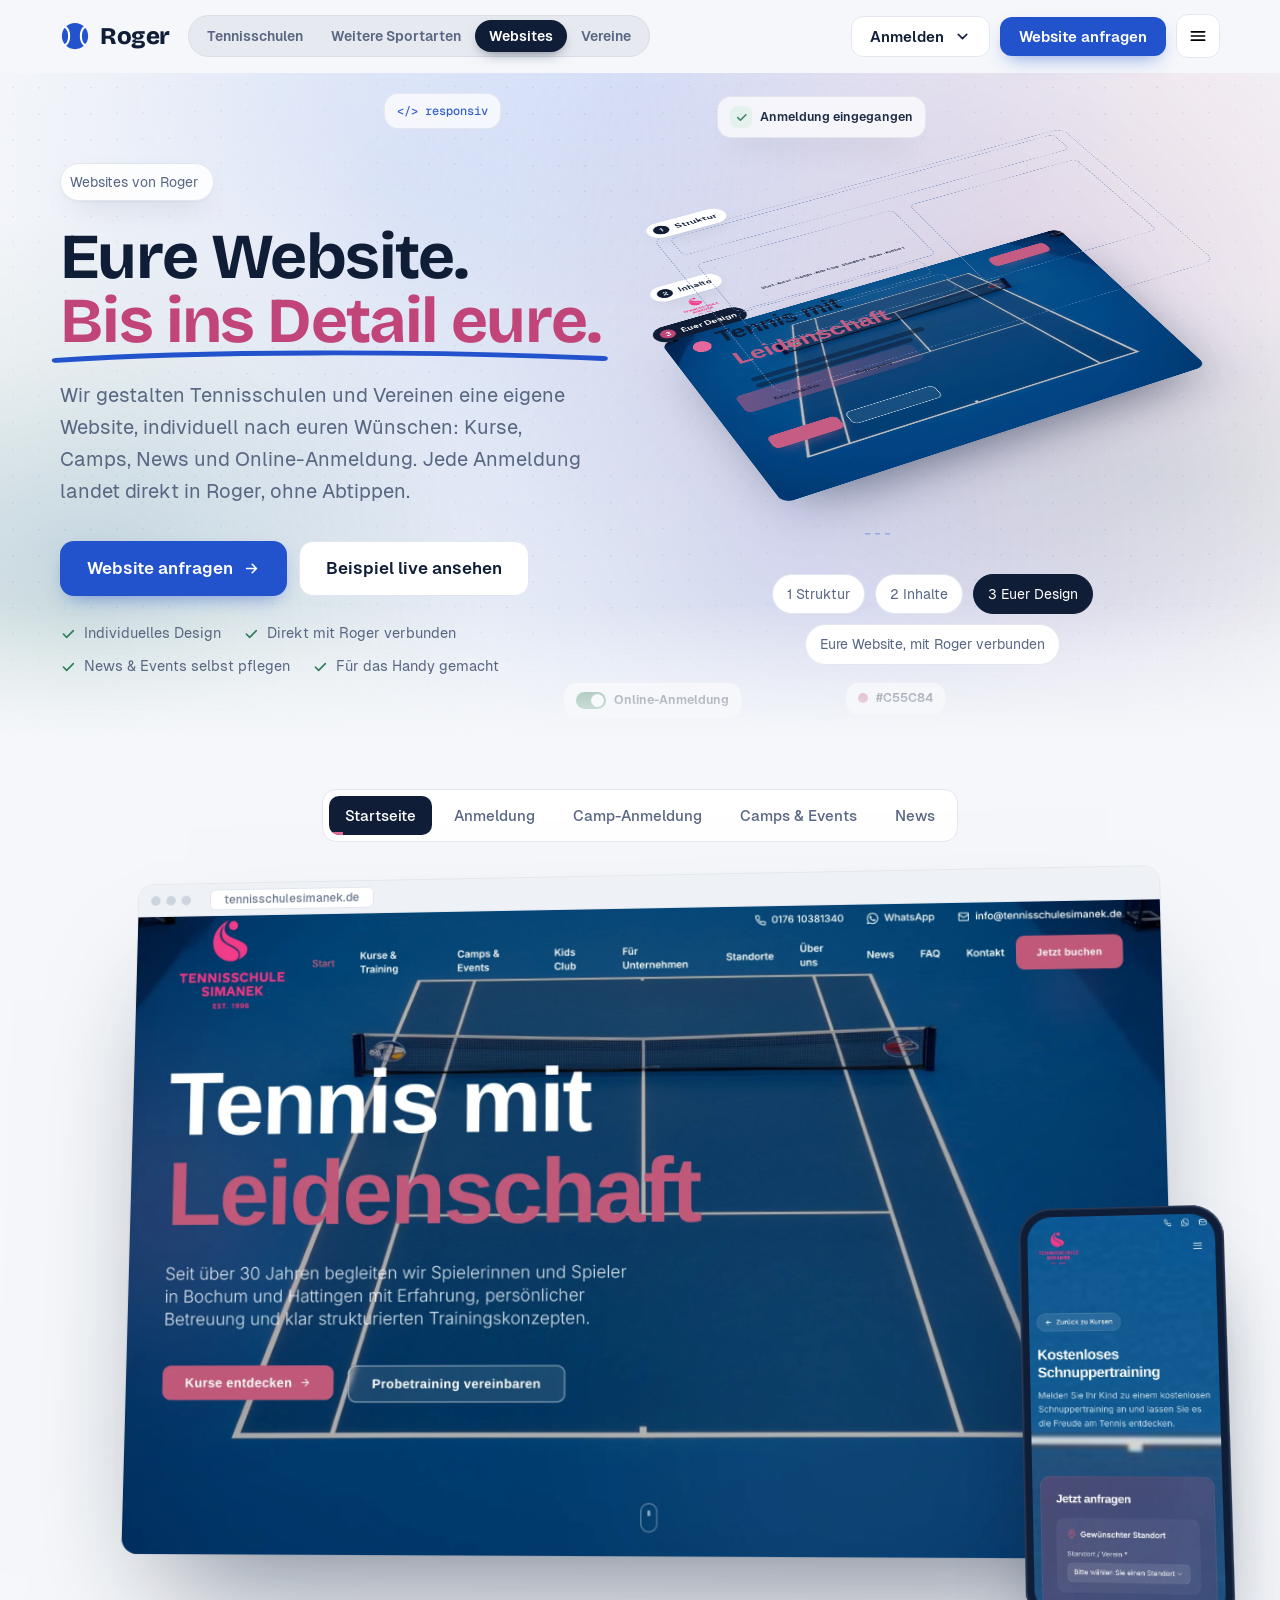
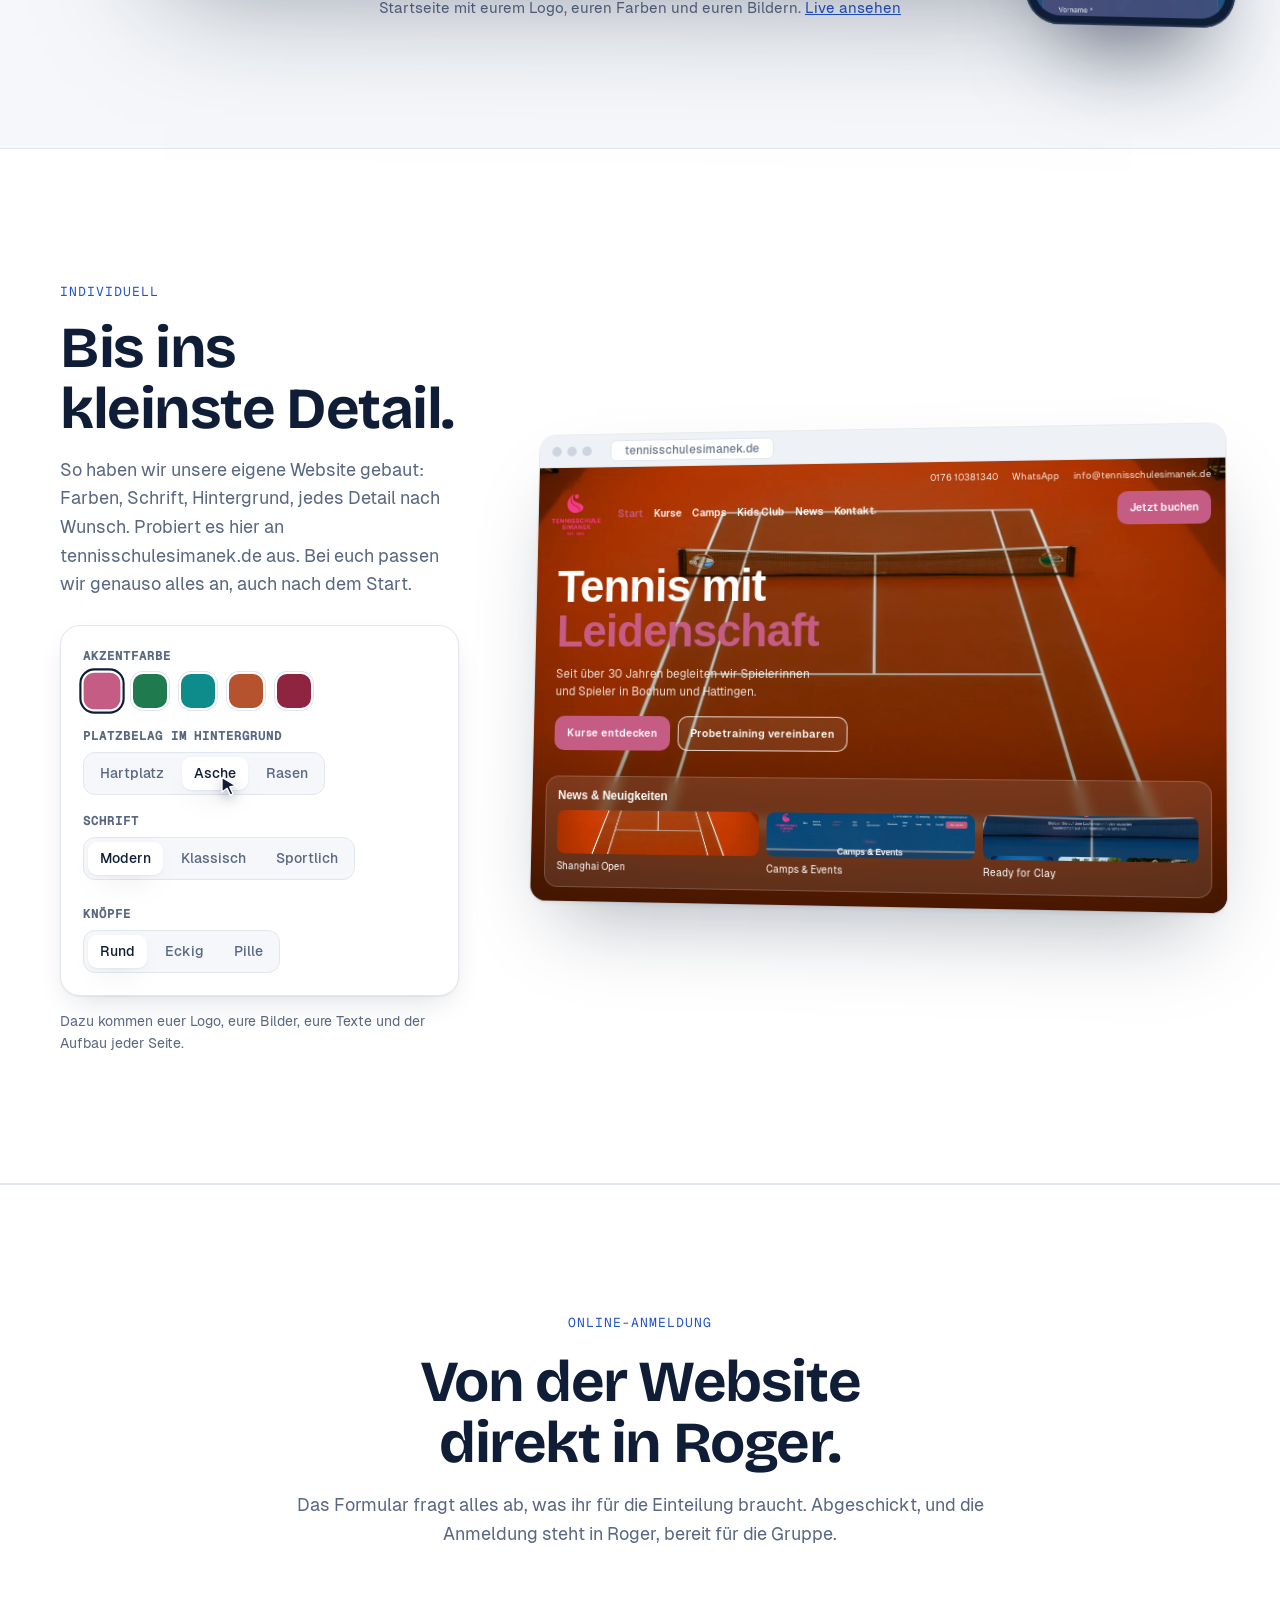
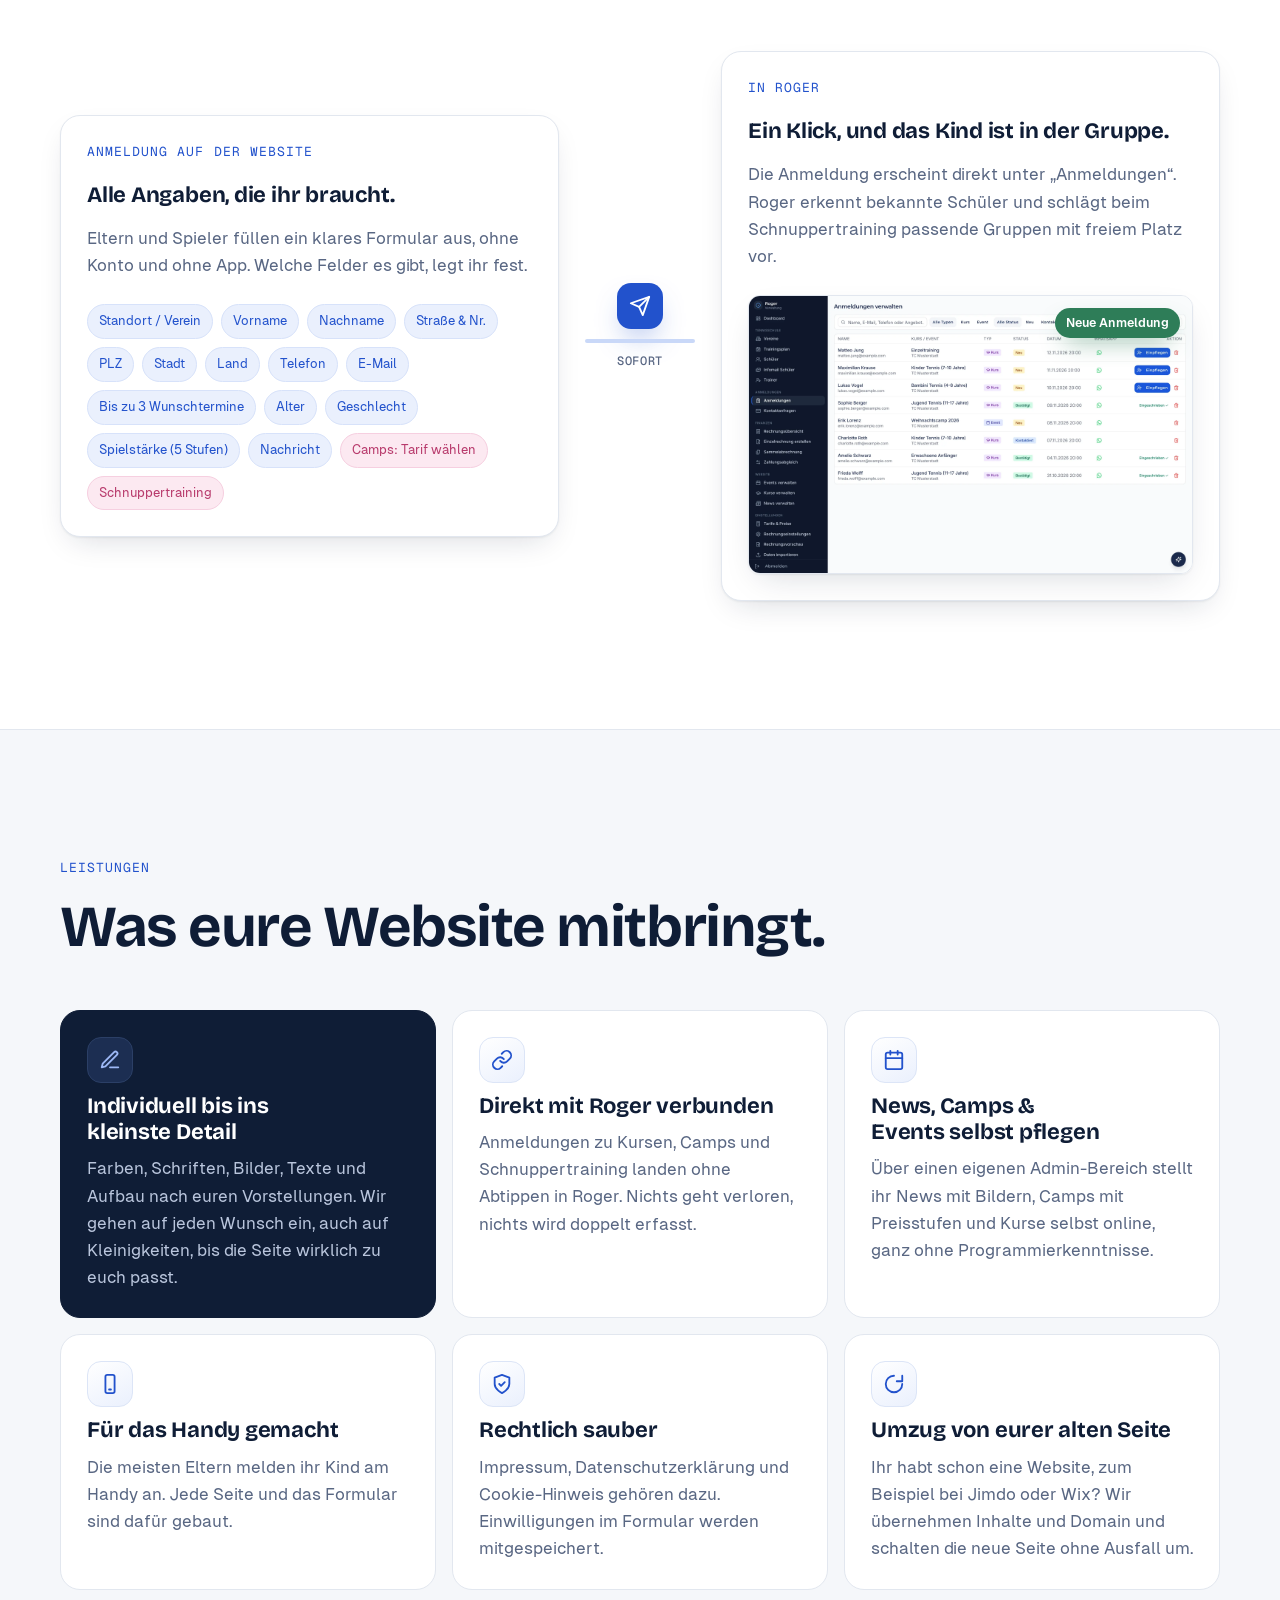
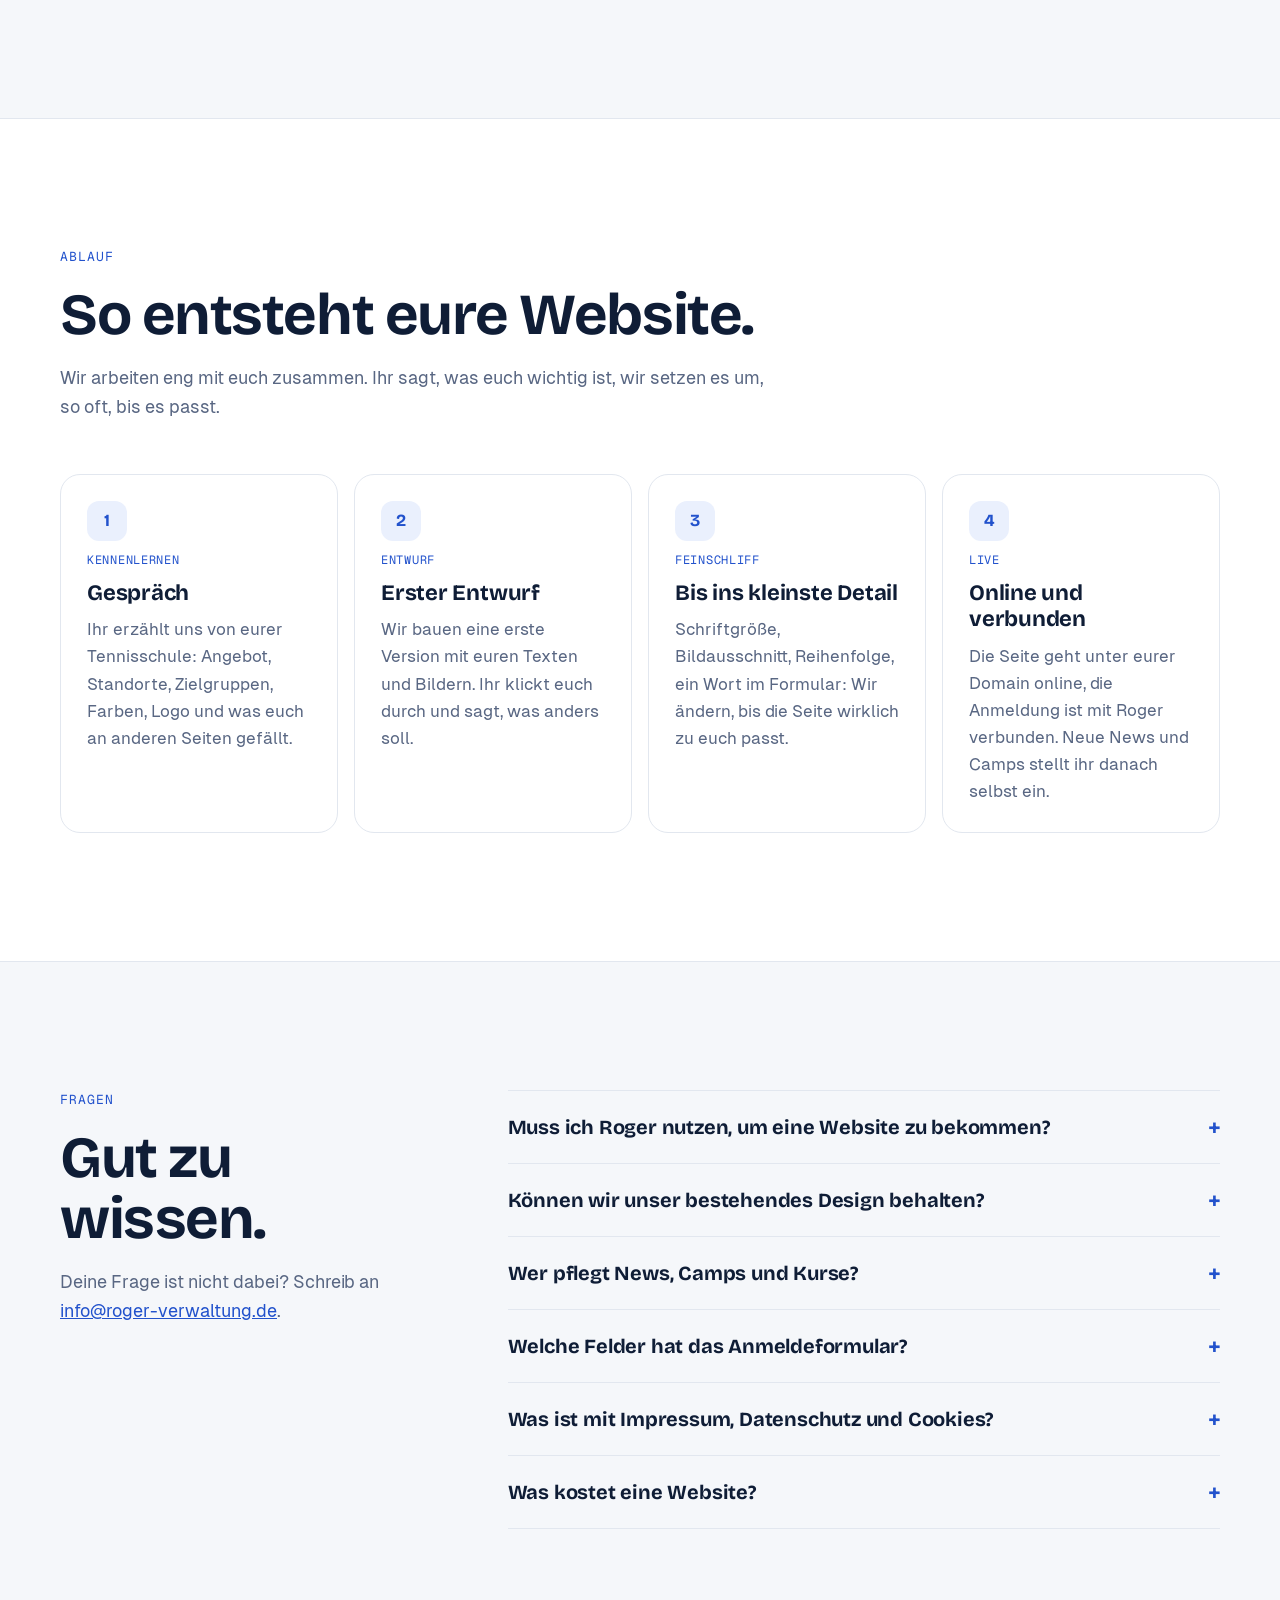
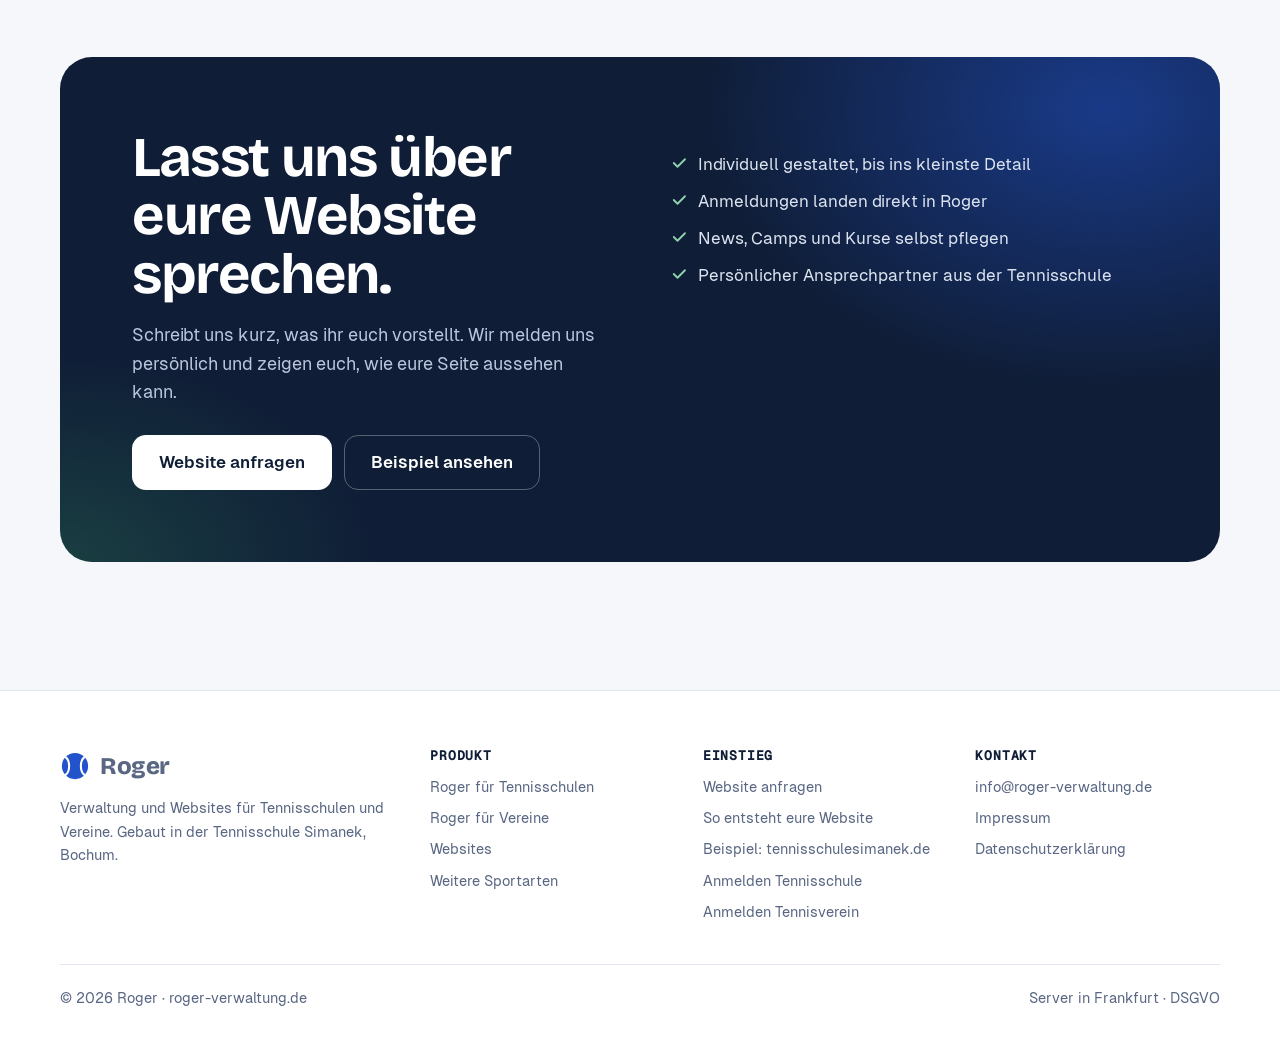
<file: websites.html>
<!doctype html>
<html lang="de">
<head>
<meta charset="utf-8">
<meta name="viewport" content="width=device-width, initial-scale=1, viewport-fit=cover">
<link rel="icon" href="favicon.svg" type="image/svg+xml">
<title>Websites für Tennisschulen – individuell gestaltet, direkt mit Roger verbunden</title>
<meta name="description" content="Wir bauen Tennisschulen eine eigene Website: individuell gestaltet, mit Kursen, Camps, News und Online-Anmeldung. Jede Anmeldung landet direkt in Roger.">
<meta property="og:title" content="Websites für Tennisschulen – von Roger">
<meta property="og:description" content="Individuell gestaltet bis ins Detail, mit Online-Anmeldung, die direkt in Roger landet.">
<meta property="og:image" content="https://roger-verwaltung.de/img/web-start.webp">
<meta property="og:url" content="https://roger-verwaltung.de/websites">
<meta name="theme-color" content="#F5F7FA">
<link rel="canonical" href="https://roger-verwaltung.de/websites">
<link rel="stylesheet" href="fonts/fonts.css">
<style>
:root{
  --bg:#F5F7FA; --surface:#FFFFFF; --ink:#0F1D36; --muted:#596783; --rule:#E2E7EF;
  --blue:#2252CC; --blue-2:#3A6BE3; --blue-soft:#EAF0FD; --blue-mid:#C9D8F8;
  --grass:#2E7D58; --grass-soft:#E6F3EC; --grass-mid:#BFE0CD;
  --paper:#FBF8F1;
  --f-display:"Bricolage Grotesque","Helvetica Neue",Arial,sans-serif;
  --f-body:"Geist",system-ui,-apple-system,"Segoe UI",sans-serif;
  --f-mono:"Geist Mono",ui-monospace,SFMono-Regular,Menlo,monospace;
  --f-hand:"Segoe Print","Bradley Hand","Comic Sans MS",cursive;
  --wrap:1200px;
  --shadow:0 1px 2px rgba(15,29,54,.06),0 12px 32px -12px rgba(15,29,54,.18);
  --shadow-lg:0 2px 4px rgba(15,29,54,.05),0 40px 80px -30px rgba(15,29,54,.35);
  --ease:cubic-bezier(.2,.7,.2,1);
  color-scheme:light;
}
*{box-sizing:border-box}
html{scroll-behavior:smooth}
body{margin:0;background:var(--bg);color:var(--ink);font-family:var(--f-body);font-size:17px;line-height:1.6;-webkit-font-smoothing:antialiased;overflow-x:hidden}
body.modal-open{overflow:hidden}
a{color:inherit}
img,video{max-width:100%;height:auto;display:block}
.wrap{max-width:var(--wrap);margin:0 auto;padding-left:max(20px,env(safe-area-inset-left,0px));padding-right:max(20px,env(safe-area-inset-right,0px))}
.label{font-family:var(--f-mono);font-size:13px;letter-spacing:.08em;color:var(--blue);text-transform:uppercase}
h1,h2,h3{font-family:var(--f-display);font-weight:700;letter-spacing:-.025em;line-height:1.05;margin:0;text-wrap:balance}
h2{font-size:clamp(34px,4.6vw,58px)}
h3{font-size:22px;letter-spacing:-.01em;line-height:1.2}
p{margin:0}
.lead{color:var(--muted);font-size:clamp(17px,1.4vw,19px);max-width:60ch}
.btn{display:inline-flex;align-items:center;justify-content:center;gap:10px;font:600 16px/1 var(--f-body);text-decoration:none;border-radius:12px;padding:15px 22px;border:1px solid transparent;cursor:pointer;transition:transform .2s ease,box-shadow .2s ease,background .2s,border-color .2s;white-space:nowrap}
.btn svg{width:17px;height:17px;flex:none}
.btn-primary{background:var(--blue);color:#fff;box-shadow:0 8px 20px -8px rgba(34,82,204,.6)}
.btn-primary:hover{transform:translateY(-2px);box-shadow:0 14px 26px -10px rgba(34,82,204,.7);background:var(--blue-2)}
.btn-ghost{background:var(--surface);border-color:var(--rule);color:var(--ink)}
.btn-ghost:hover{border-color:#C9D2E0;transform:translateY(-1px)}
.btn-lg{padding:18px 26px;font-size:17px;border-radius:14px}
:focus-visible{outline:2px solid var(--blue);outline-offset:3px;border-radius:6px}
section{padding-block:clamp(80px,10vw,130px)}
.sec-head{display:grid;gap:18px;margin-bottom:52px;max-width:780px}
.sec-head.center{margin-inline:auto;text-align:center;justify-items:center}
.band{background:var(--surface);border-block:1px solid var(--rule)}

/* ---------- Navigation ---------- */
.nav{position:sticky;top:0;z-index:50;background:rgba(245,247,250,.8);backdrop-filter:saturate(1.4) blur(14px);-webkit-backdrop-filter:saturate(1.4) blur(14px);border-bottom:1px solid transparent;transition:border-color .3s,background .3s}
.nav.scrolled{border-bottom-color:var(--rule);background:rgba(255,255,255,.86)}
.nav .wrap{display:flex;align-items:center;justify-content:space-between;height:72px;gap:20px}
.brand{display:flex;align-items:center;gap:10px;text-decoration:none;font-family:var(--f-display);font-weight:800;font-size:24px;letter-spacing:-.02em}
.brand svg{width:30px;height:30px}
.nav-left{display:flex;align-items:center;gap:18px;min-width:0}
.pswitch{position:relative;display:flex;padding:4px;border-radius:999px;background:rgba(15,29,54,.06);border:1px solid rgba(15,29,54,.06)}
.pswitch a{position:relative;z-index:1;text-decoration:none;font:600 14px/1 var(--f-body);padding:9px 14px;border-radius:999px;color:var(--muted);transition:color .25s;white-space:nowrap}
.pswitch a[aria-current="page"]{color:#fff}
.pswitch a:not([aria-current]):hover{color:var(--ink)}
.pswitch .thumb{position:absolute;top:4px;bottom:4px;border-radius:999px;background:var(--blue);box-shadow:0 6px 14px -6px rgba(34,82,204,.7);transition:left .45s var(--ease),width .45s var(--ease)}
@media (max-width:640px){.brand .bt{display:none}.pswitch a{padding:9px 11px;font-size:13px}}
@media (max-width:520px){.nav .nav-cta .btn-primary{display:none}}
.nav-links{display:flex;gap:26px;font-size:15px;color:var(--muted);white-space:nowrap}
.nav-links a{text-decoration:none;transition:color .2s}
.nav-links a:hover{color:var(--ink)}
.nav-cta{display:flex;gap:10px;align-items:center}
.login-menu{position:relative}.login-menu>summary{list-style:none}.login-menu>summary::-webkit-details-marker{display:none}
.login-menu[open]>summary svg{transform:rotate(180deg)}
.login-pop{position:absolute;right:0;top:calc(100% + 8px);min-width:250px;background:var(--surface);border:1px solid var(--rule);border-radius:12px;box-shadow:0 18px 40px -18px rgba(15,29,54,.35);padding:6px;z-index:60}
.login-pop a{display:block;padding:10px 12px;border-radius:8px;text-decoration:none;color:var(--ink)}
.login-pop a:hover{background:var(--blue-soft)}.login-pop strong{display:block;font-size:15px}.login-pop span{display:block;font-size:13px;color:var(--muted)}
.nav .btn{padding:11px 18px;font-size:15px}
.burger{display:none;width:44px;height:44px;border-radius:12px;border:1px solid var(--rule);background:var(--surface);cursor:pointer;place-items:center}
.burger svg{width:20px;height:20px}
.mnav{display:none}
@media (max-width:1300px){.nav-links{display:none}.burger{display:grid}}
@media (max-width:560px){.nav .btn-ghost,.nav .login-menu{display:none}.nav .btn-primary{padding:11px 14px}}
.mnav.open{display:grid;position:fixed;inset:72px 0 auto 0;z-index:49;background:#fff;border-bottom:1px solid var(--rule);padding:12px 20px 22px;gap:4px;box-shadow:var(--shadow-lg)}
.mnav a{padding:12px 4px;text-decoration:none;font-weight:500;border-bottom:1px solid var(--rule)}
.mnav a:last-child{border:0}

/* ---------- Hero ---------- */
.hero{position:relative;padding-block:clamp(56px,8vw,104px) 0;overflow:hidden;isolation:isolate;text-align:center}
.hero::before{content:"";position:absolute;inset:0;z-index:-3;background:radial-gradient(60% 55% at 50% 0%,#E3EBFC 0%,rgba(245,247,250,0) 70%),radial-gradient(40% 40% at 90% 60%,rgba(46,125,88,.10),transparent 70%),radial-gradient(40% 40% at 8% 70%,rgba(34,82,204,.10),transparent 70%)}
#scene{position:absolute;left:0;top:0;z-index:-2;width:100%;height:min(100%,980px);pointer-events:none;opacity:0;transition:opacity 1.2s ease}
#scene.ready{opacity:1}
/* Ersatz ohne WebGL: weiche Kapseln aus CSS */
.capsules{position:absolute;inset:0;z-index:-2;pointer-events:none}
.capsules i{position:absolute;border-radius:999px;background:linear-gradient(160deg,#fff 0%,var(--blue-soft) 55%,var(--blue-mid) 100%);box-shadow:inset -10px -14px 26px rgba(34,82,204,.12),0 30px 50px -24px rgba(15,29,54,.28);opacity:.95}
.capsules i:nth-child(2n){background:linear-gradient(160deg,#fff 0%,var(--grass-soft) 55%,var(--grass-mid) 100%);box-shadow:inset -10px -14px 26px rgba(46,125,88,.14),0 30px 50px -24px rgba(15,29,54,.28)}
.capsules i:nth-child(1){width:360px;height:110px;left:-80px;top:70px;transform:rotate(18deg)}
.capsules i:nth-child(2){width:240px;height:76px;right:-40px;top:120px;transform:rotate(-28deg)}
.capsules i:nth-child(3){width:180px;height:60px;left:6%;bottom:46%;transform:rotate(-12deg)}
.capsules i:nth-child(4){width:300px;height:96px;right:4%;bottom:40%;transform:rotate(14deg)}
.webgl .capsules{display:none}
.pill{display:inline-flex;align-items:center;gap:9px;background:rgba(255,255,255,.85);border:1px solid var(--rule);border-radius:999px;padding:7px 15px 7px 9px;font-size:14px;color:var(--muted);box-shadow:var(--shadow);backdrop-filter:blur(6px)}
.pl-short{display:none}@media (max-width:560px){.pl-long{display:none}.pl-short{display:inline}}
.pill b{font-weight:600;color:var(--grass);background:var(--grass-soft);border-radius:999px;padding:2px 9px;font-size:12px;letter-spacing:.02em}
.hero h1{font-size:clamp(40px,6.2vw,84px);margin:24px auto 0;max-width:17ch;line-height:1}
.hero h1 .hl{display:block}
.hero h1:has(.hl){max-width:none;font-size:clamp(34px,5.6vw,76px)}
@media (max-width:420px){.hero h1:has(.hl){font-size:clamp(28px,8.4vw,36px)}}
.hero h1 em{font-style:normal;color:var(--blue);position:relative;white-space:nowrap}
.hero h1 em svg{position:absolute;left:-2%;bottom:-.12em;width:104%;height:.3em;overflow:visible}
.hero h1 em path{fill:none;stroke:var(--grass);stroke-width:5;stroke-linecap:round;stroke-dasharray:420;stroke-dashoffset:420;animation:draw 1.2s .7s var(--ease) forwards}
@keyframes draw{to{stroke-dashoffset:0}}
.hero .lead{margin:26px auto 0;font-size:clamp(17px,1.6vw,20px)}
.cta-row{display:flex;gap:12px;flex-wrap:wrap;margin-top:34px;justify-content:center}
.claim{margin-top:46px;text-align:center}
.claim-line{font-family:var(--f-display);font-weight:700;font-size:clamp(20px,2.4vw,28px);letter-spacing:-.02em;color:var(--ink)}
.claim-line span{color:var(--grass)}
.rally{position:relative;display:flex;justify-content:center;gap:clamp(28px,7vw,96px);flex-wrap:wrap;margin-top:22px;padding-top:56px}
.rally-court{position:absolute;inset:0;width:100%;height:100%;overflow:visible;pointer-events:none}
.rally-court path{fill:none;stroke:var(--blue-mid);stroke-width:2;stroke-dasharray:2 8;stroke-linecap:round;opacity:0;transition:opacity .6s}
.rally.go .rally-court path{opacity:1}
.rally-ball{position:absolute;left:0;top:0;width:26px;height:26px;margin:-13px 0 0 -13px;opacity:0;transition:opacity .4s;will-change:transform;filter:drop-shadow(0 6px 6px rgba(15,29,54,.18))}
.rally-ball svg{width:100%;height:100%;display:block}
.rally.go .rally-ball{opacity:1}
.rally .stat{transition:transform .35s var(--ease)}
.rally .stat.hit{transform:translateY(3px) scale(1.06)}
.rally .stat b{color:var(--ink)}
.rally .stat.hit b{color:var(--blue)}
@media (max-width:640px){.rally{padding-top:8px;gap:18px 28px}.rally-ball,.rally-court{display:none}}
.stat{text-align:center}
.stat b{display:block;font-family:var(--f-display);font-weight:700;font-size:clamp(30px,3.4vw,42px);letter-spacing:-.03em;line-height:1}
.stat span{display:block;margin-top:6px;color:var(--muted);font-size:14.5px}
.stage{position:relative;margin-top:clamp(48px,6vw,80px);perspective:1800px}
.stage .window{transform:rotateX(var(--tilt,22deg)) scale(var(--sc,.94));transform-origin:50% 0;transition:transform .1s linear;margin:0 auto;max-width:1080px}
.window{position:relative;border-radius:16px;overflow:hidden;background:#F8FAFC;box-shadow:var(--shadow-lg),0 0 0 1px rgba(15,29,54,.07)}
.window .bar{height:34px;background:#EEF1F6;border-bottom:1px solid #E1E6EE;display:flex;align-items:center;gap:6px;padding:0 13px}
.window .bar i{width:10px;height:10px;border-radius:50%;background:#CDD4DF}
.window .bar span{margin-left:14px;font:500 12px/20px var(--f-body);color:#6B778C;background:#fff;border:1px solid #E1E6EE;border-radius:6px;padding:0 14px}
.stage-fade{position:absolute;left:0;right:0;bottom:0;height:120px;background:linear-gradient(transparent,var(--bg));pointer-events:none}
.toast{position:absolute;display:flex;gap:12px;align-items:center;text-align:left;background:var(--surface);border:1px solid var(--rule);border-radius:14px;padding:12px 16px 12px 12px;box-shadow:var(--shadow-lg);font-size:14px;line-height:1.35;max-width:300px;opacity:0;transform:translateY(12px) scale(.97);transition:opacity .5s ease,transform .5s var(--ease);z-index:2}
.toast.on{opacity:1;transform:none}
.toast .ic{width:34px;height:34px;border-radius:10px;display:grid;place-items:center;flex:none}
.toast .ic svg{width:18px;height:18px}
.toast b{display:block;font-weight:600}
.toast span{color:var(--muted)}
.t1{left:2%;top:18%}.t2{right:1%;top:36%}.t3{left:6%;top:62%}
.ic.blue{background:var(--blue-soft);color:var(--blue)}.ic.green{background:var(--grass-soft);color:var(--grass)}
@media (max-width:980px){.t2,.t3{display:none}.t1{left:50%;top:auto;bottom:22px;transform:translate(-50%,12px);white-space:nowrap}.t1.on{transform:translate(-50%,0)}.toast{max-width:none;font-size:13px}}

/* ---------- Trust-Leiste ---------- */
.trustbar{padding-block:34px;border-block:1px solid var(--rule);background:var(--surface)}
.trustbar .wrap{display:flex;flex-wrap:wrap;gap:14px 40px;justify-content:center;color:var(--muted);font-size:15px}
.trustbar span{display:inline-flex;align-items:center;gap:9px}
.trustbar svg{width:19px;height:19px;color:var(--grass)}

/* ---------- Was ist Roger ---------- */
.what{display:grid;grid-template-columns:minmax(0,.9fr) minmax(0,1.1fr);gap:clamp(32px,6vw,90px);align-items:start}
.what p.big{font-size:clamp(18px,1.6vw,21px);line-height:1.6;color:#2A3752}
.what p.big b{color:var(--ink)}
.trio{display:grid;grid-template-columns:repeat(3,minmax(0,1fr));gap:18px;margin-top:56px}
.tile{background:var(--surface);border:1px solid var(--rule);border-radius:20px;padding:22px;display:grid;gap:14px;align-content:start;box-shadow:var(--shadow);transition:transform .35s var(--ease),box-shadow .35s;transform-style:preserve-3d}
.tile:hover{transform:translateY(-4px);box-shadow:var(--shadow-lg)}
.tile .mini{border-radius:12px;background:#F7F9FC;border:1px solid #E9EDF4;padding:12px;font-size:12.5px;display:grid;gap:7px;min-height:150px}
.tile p{color:var(--muted);font-size:15.5px}
.row{display:flex;align-items:center;gap:8px;background:#fff;border:1px solid #E7ECF3;border-radius:8px;padding:7px 9px}
.row .dot{width:8px;height:8px;border-radius:50%;flex:none}
.row em{margin-left:auto;font-style:normal;font-family:var(--f-mono);font-size:11.5px;color:var(--muted)}
.row.ok em{color:var(--grass)}
.slotgrid{display:grid;grid-template-columns:repeat(5,1fr);gap:5px}
.slotgrid i{height:22px;border-radius:5px;background:#E9EEF7}
.slotgrid i.b{background:var(--blue-mid)}.slotgrid i.g{background:var(--grass-mid)}.slotgrid i.d{background:var(--blue)}
@media (max-width:980px){.what{grid-template-columns:1fr}.trio{grid-template-columns:1fr}}

/* ---------- Lebendiger Trainingsplan ---------- */
.live{display:grid;grid-template-columns:minmax(0,.62fr) minmax(0,1.38fr);gap:clamp(24px,4vw,48px);align-items:center}
.live>*{min-width:0}
.lsteps{list-style:none;margin:0;padding:0;display:grid;gap:10px;counter-reset:ls}
.lstep{display:grid;grid-template-columns:34px 1fr;gap:12px;align-items:start;text-align:left;width:100%;font:inherit;color:inherit;background:transparent;border:1px solid transparent;border-radius:16px;padding:14px 14px 16px;cursor:pointer;position:relative;overflow:hidden;transition:background .3s,border-color .3s,box-shadow .3s}
.lstep .num{width:34px;height:34px;border-radius:10px;display:grid;place-items:center;font:700 15px var(--f-display);background:#EDF1F7;color:var(--muted);transition:background .3s,color .3s}
.lstep h3{font-size:18px}
.lstep p{color:var(--muted);font-size:14.5px;margin-top:4px;max-height:0;opacity:0;overflow:hidden;transition:max-height .45s var(--ease),opacity .35s}
.lstep .pb{position:absolute;left:14px;right:14px;bottom:7px;height:3px;border-radius:3px;background:#E6EBF3;opacity:0;transition:opacity .3s}
.lstep .pb i{display:block;height:100%;width:0;border-radius:3px;background:var(--blue)}
.lstep.on{background:#fff;border-color:var(--rule);box-shadow:var(--shadow)}
.lstep.on .num{background:var(--blue);color:#fff}
.lstep.on p{max-height:120px;opacity:1}
.lstep.on .pb{opacity:1}
.lwin .bar span{margin-left:14px}
.lplan{position:relative;padding:14px;background:#F8FAFC;overflow:hidden}
.ltop{display:flex;align-items:center;gap:10px;margin-bottom:10px;font-size:13px;color:var(--muted)}
.ltop b{color:var(--ink);font:700 15px var(--f-display);letter-spacing:-.01em}
.ltop .lchip{margin-left:auto;display:flex;gap:6px}
.ltop .lchip span{background:#fff;border:1px solid var(--rule);border-radius:8px;padding:4px 9px;font-size:12px}
.ltop .lchip span.on{background:var(--ink);color:#fff;border-color:var(--ink)}
.lgrid{position:relative;display:grid;grid-template-columns:40px repeat(5,minmax(0,1fr));grid-template-rows:auto;grid-auto-rows:62px;gap:5px}
.lgrid .dh{grid-row:1;height:auto;text-align:center;align-self:end;padding-bottom:6px;border-bottom:1px solid #E2E8F0}
.lgrid .th{grid-column:1;font:500 11px var(--f-mono);color:#94A3B8;padding-top:2px}
.lgrid .cell{border-radius:8px;border-top:1px solid #EEF2F7}
.lgrid .dh{display:grid;justify-items:center;gap:0}
.lgrid .dh small{font:500 10.5px var(--f-body);letter-spacing:.04em;color:#64748B}
.lgrid .dh strong{font:600 17px var(--f-body);color:var(--ink);line-height:1.15}
/* Kachel 1:1 nach Roger (Trainingsplan, Wochenansicht): Hintergrund = Auslastung, linker Rand = Trainerfarbe */
.lslot{position:relative;z-index:1;border-radius:8px;padding:4px 8px;line-height:1.25;border:1px solid rgba(226,232,240,.6);border-left:3px solid var(--tc,#2563eb);display:flex;flex-direction:column;overflow:hidden;font-family:"Geist",Inter,system-ui,sans-serif;transition:background-color .45s,border-color .45s,opacity .45s,transform .45s var(--ease),box-shadow .3s}
.lslot .t{display:flex;align-items:center;gap:4px;font-size:10px;font-weight:500;white-space:nowrap;overflow:hidden}
.lslot .bd{border-radius:4px;background:rgba(255,255,255,.7);padding:0 4px;font-size:8px;font-weight:500;text-transform:uppercase;letter-spacing:.05em}
.lslot .g{font-size:12px;font-weight:500;margin-top:2px;white-space:nowrap;overflow:hidden;text-overflow:ellipsis}
.lslot .c{font-size:10px;margin-top:auto;white-space:nowrap;overflow:hidden;text-overflow:ellipsis}
.lslot.o0{background:#F8FAFC}.lslot.o0 .g{color:#475569}.lslot.o0 .t,.lslot.o0 .c{color:#94A3B8}
.lslot.o1{background:#EFF6FF}.lslot.o1 .g{color:#1E3A8A}.lslot.o1 .t,.lslot.o1 .c{color:#2563EB}
.lslot.o2{background:#ECFDF5}.lslot.o2 .g{color:#064E3B}.lslot.o2 .t,.lslot.o2 .c{color:#059669}
.lslot.o3{background:#FFFBEB}.lslot.o3 .g{color:#78350F}.lslot.o3 .t,.lslot.o3 .c{color:#D97706}
.lslot.off{background:#FEF2F2;opacity:.5;text-decoration:line-through}.lslot.off .g{color:#B91C1C}.lslot.off .t,.lslot.off .c{color:#EF4444}
.lslot.new{transform:scale(.6);opacity:0}
.lslot.pop{transform:none;opacity:1}
.lslot.flash{box-shadow:0 0 0 3px rgba(37,99,235,.25)}
.llegend{display:flex;flex-wrap:wrap;gap:6px 14px;margin-top:10px;font-size:11px;color:#64748B}
.llegend span{display:inline-flex;align-items:center;gap:5px}
.llegend i{width:10px;height:10px;border-radius:3px;border:1px solid}
.lcursor{position:absolute;left:0;top:0;width:22px;height:22px;z-index:6;pointer-events:none;transition:transform .9s cubic-bezier(.45,.05,.2,1);filter:drop-shadow(0 3px 4px rgba(15,29,54,.35))}
.ripple{position:absolute;z-index:5;width:34px;height:34px;margin:-17px 0 0 -17px;border-radius:50%;border:2px solid var(--blue);pointer-events:none;animation:rip .6s ease-out forwards}
@keyframes rip{from{transform:scale(.3);opacity:1}to{transform:scale(1.6);opacity:0}}
.lpick{position:absolute;z-index:4;width:190px;background:#fff;border:1px solid var(--rule);border-radius:12px;box-shadow:var(--shadow-lg);padding:8px;display:grid;gap:5px;font-size:12px;opacity:0;transform:translateY(8px);transition:opacity .3s,transform .3s}
.lpick.show{opacity:1;transform:none}
.lpick .q{border:1px solid #D9E1EC;border-radius:8px;padding:5px 8px;color:var(--muted)}
.lpick .p{display:flex;align-items:center;gap:7px;border-radius:8px;padding:4px 6px;transition:background .25s,opacity .3s}
.lpick .p.go{background:var(--blue-soft)}
.lpick .p.gone{opacity:.35}
.av2{width:20px;height:20px;border-radius:50%;display:grid;place-items:center;font:600 9px var(--f-body);color:#fff;flex:none}
.fly{position:absolute;z-index:7;pointer-events:none;transition:transform .7s cubic-bezier(.5,0,.2,1),opacity .7s}
.linv{position:absolute;z-index:8;right:14px;top:14px;bottom:14px;width:min(300px,78%);background:#fff;border:1px solid var(--rule);border-radius:16px;box-shadow:0 40px 80px -30px rgba(15,29,54,.45);padding:16px;display:grid;align-content:start;gap:10px;font-size:12.5px;transform:translateX(115%);transition:transform .7s var(--ease)}
.linv.show{transform:none}
.linv .h{display:flex;justify-content:space-between;align-items:center}
.linv .h b{font:700 15px var(--f-display)}
.linv .h span{font:600 11px var(--f-mono);color:var(--blue);background:var(--blue-soft);border-radius:6px;padding:2px 7px}
.linv .who{color:var(--muted)}
.linv .ln{display:grid;grid-template-columns:1fr auto;gap:8px;padding:7px 0;border-top:1px solid #EEF1F5;opacity:0;transform:translateY(6px);transition:opacity .35s,transform .35s}
.linv .ln.show{opacity:1;transform:none}
.linv .ln small{display:block;color:var(--muted);font-size:11.5px}
.linv .tot{display:flex;justify-content:space-between;align-items:baseline;border-top:2px solid var(--ink);padding-top:9px;margin-top:2px}
.linv .tot b{font:700 22px var(--f-display);letter-spacing:-.02em;font-variant-numeric:tabular-nums}
.linv .sent{display:flex;align-items:center;gap:7px;color:var(--grass);font-weight:600;opacity:0;transition:opacity .4s}
.linv .sent.show{opacity:1}
.linv .sent svg{width:16px;height:16px}
.lcap{margin-top:14px;color:var(--muted);font-size:14px;min-height:1.5em;text-align:center}
@media (max-width:980px){.live{grid-template-columns:1fr}.lsteps{grid-template-columns:repeat(4,minmax(0,1fr));gap:6px}.lstep{grid-template-columns:1fr;justify-items:center;text-align:center;padding:10px 6px 14px}.lstep h3{font-size:13px}.lstep p{display:none}.lstep .num{width:28px;height:28px;font-size:13px}}
@media (max-width:560px){.lplan{padding:10px}.lgrid{grid-template-columns:30px repeat(5,minmax(0,1fr));grid-auto-rows:50px;gap:3px}.lslot{padding:3px 4px}.lslot .t{font-size:8px}.lslot .g{font-size:10px}.lslot .c{font-size:8px}.lslot .bd{font-size:6.5px;padding:0 2px}.lgrid .dh strong{font-size:14px}.ltop .lchip{display:none}.lgrid .th{font-size:9.5px}.lpick{width:160px}.linv{width:86%;padding:12px}}

/* ---------- Momente (Tabs + Iso-Platz) ---------- */
.moments{background:linear-gradient(160deg,#EEF3FD 0%,#F4F8FE 55%,#EDF6F1 100%);border:1px solid #DCE5F5;border-radius:32px;padding:clamp(28px,5vw,64px);display:grid;grid-template-columns:minmax(0,1fr) minmax(0,1.05fr);gap:clamp(28px,5vw,60px);align-items:center}
.moments h2{font-size:clamp(32px,4vw,52px)}
.mtabs{display:grid;gap:10px;margin-top:30px}
.mtab{display:block;text-align:left;width:100%;background:rgba(255,255,255,.6);border:1px solid #D5DFF0;border-radius:16px;padding:16px 18px;cursor:pointer;font:inherit;color:inherit;transition:background .25s,border-color .25s,box-shadow .25s}
.mtab h3{font-size:19px}
.mtab p{color:var(--muted);font-size:15px;margin-top:6px;display:none}
.mtab[aria-selected="true"]{background:#fff;border-color:var(--blue);box-shadow:var(--shadow)}
.mtab[aria-selected="true"] p{display:block}
.iso-wrap{position:relative;height:440px;perspective:1400px;overflow:hidden;overflow:clip;border-radius:20px}
.iso{position:absolute;left:50%;top:52%;width:300px;height:420px;transform:translate(-50%,-50%) rotateX(58deg) rotateZ(-38deg);transform-style:preserve-3d;transition:transform 1s var(--ease)}
.iso-wrap:hover .iso{transform:translate(-50%,-50%) rotateX(54deg) rotateZ(-30deg)}
.court{position:absolute;inset:0;background:#3B8A63;border-radius:6px;box-shadow:0 0 0 14px #2E7D58;transform-style:preserve-3d}
.court::after{content:"";position:absolute;inset:-14px;transform:translateZ(-18px);background:#1F5C40;border-radius:8px}
.court svg{position:absolute;inset:0;width:100%;height:100%}
.court svg *{fill:none;stroke:#fff;stroke-width:3;opacity:.95}
.net{position:absolute;left:-18px;right:-18px;top:50%;height:34px;transform-origin:bottom;transform:translateY(-100%) rotateX(-90deg);background:repeating-linear-gradient(90deg,rgba(255,255,255,.75) 0 1px,transparent 1px 7px),repeating-linear-gradient(0deg,rgba(255,255,255,.75) 0 1px,transparent 1px 7px);border-top:4px solid #fff}
.figure{position:absolute;width:26px;height:56px;transform-origin:bottom center;transform:rotateX(-90deg) translateZ(0);transform-style:preserve-3d}
.figure::before{content:"";position:absolute;left:50%;top:0;width:18px;height:18px;margin-left:-9px;border-radius:50%;background:#F2D3B8}
.figure::after{content:"";position:absolute;left:3px;right:3px;top:17px;bottom:0;border-radius:10px 10px 4px 4px;background:var(--c,#2252CC)}
.fig1{left:60px;top:290px;--c:#2252CC}.fig2{left:210px;top:330px;--c:#0F1D36}.fig3{left:120px;top:70px;--c:#2E7D58}.fig4{left:200px;top:110px;--c:#C2575B}
.ballx{position:absolute;width:16px;height:16px;border-radius:50%;background:radial-gradient(circle at 35% 35%,#fff,#DCE6FB);box-shadow:0 0 0 2px #2252CC inset;transform:rotateX(-90deg) translateY(-60px);left:150px;top:200px;animation:hop 2.4s ease-in-out infinite}
@keyframes hop{0%,100%{top:250px}50%{top:150px}}
.iso-card{position:absolute;background:#fff;border:1px solid var(--rule);border-radius:14px;box-shadow:var(--shadow-lg);padding:12px 14px;font-size:13.5px;line-height:1.4;max-width:260px;opacity:0;transform:translateY(14px);transition:opacity .45s ease,transform .45s var(--ease)}
.iso-card.on{opacity:1;transform:none}
.iso-card b{display:block;font-weight:600}
.iso-card span{color:var(--muted)}
.iso-card .hd{display:flex;gap:8px;align-items:center;margin-bottom:6px;font:600 11px var(--f-mono);letter-spacing:.05em;text-transform:uppercase;color:var(--blue)}
.ic1{left:0;top:20px}.ic2{right:0;top:150px}.ic3{left:30px;bottom:24px}
@media (max-width:980px){.moments{grid-template-columns:1fr}.iso-wrap{height:400px}}
@media (max-width:520px){.iso{width:220px;height:310px}.fig1{left:40px;top:210px}.fig2{left:150px;top:240px}.fig3{left:80px;top:50px}.fig4{left:150px;top:80px}.ballx{left:110px}.iso-card{font-size:12.5px;max-width:210px}}

/* ---------- In Aktion ---------- */
.tabs{display:flex;gap:6px;flex-wrap:wrap;margin-bottom:20px;background:var(--surface);border:1px solid var(--rule);border-radius:14px;padding:6px;width:fit-content;max-width:100%}
.tab{position:relative;overflow:hidden;font:500 15px/1 var(--f-body);color:var(--muted);background:transparent;border:0;border-radius:10px;padding:12px 16px;cursor:pointer}
.tab:hover{color:var(--ink)}
.tab[aria-selected="true"]{color:#fff;background:var(--ink)}
.tab .prog{position:absolute;left:0;bottom:0;height:3px;width:0;background:#7FA3F0}
.player video{width:100%;aspect-ratio:1400/874;background:#F8FAFC}
.caption{margin-top:16px;color:var(--muted);font-size:15px;min-height:1.6em}

/* ---------- Funktionen (sticky) ---------- */
.feat{display:grid;grid-template-columns:.9fr 1.3fr;gap:clamp(32px,5vw,72px);align-items:start}
.feat>*{min-width:0}
.fi{padding:30px 0 30px 24px;border-left:2px solid var(--rule);display:grid;gap:10px;opacity:.45;transition:opacity .4s,border-color .4s}
.fi.on{opacity:1;border-left-color:var(--blue)}
.fi p{color:var(--muted);max-width:46ch}
.fi .tag{font-family:var(--f-mono);font-size:12.5px;letter-spacing:.06em;color:var(--blue);text-transform:uppercase}
.fi img{display:none}
.feat-stage{position:sticky;top:110px}
.feat-stage .shots{position:relative;aspect-ratio:1440/900}
.feat-stage .shots img{position:absolute;inset:0;width:100%;height:100%;object-fit:cover;opacity:0;transform:scale(1.012);transition:opacity .5s ease,transform .8s ease}
.feat-stage .shots img.on{opacity:1;transform:none}
@media (max-width:920px){.feat{grid-template-columns:1fr}.feat-stage{display:none}.fi{opacity:1;border-left-color:var(--blue)}.fi img{display:block;border-radius:10px;margin-top:8px;box-shadow:var(--shadow)}}

/* ---------- Module ---------- */
.mods{display:grid;grid-template-columns:repeat(3,minmax(0,1fr));gap:16px}
.mod{position:relative;background:var(--surface);border:1px solid var(--rule);border-radius:20px;padding:26px;display:grid;gap:10px;align-content:start;overflow:hidden;transition:transform .35s var(--ease),box-shadow .35s,border-color .35s}
.mod:hover{transform:translateY(-4px);box-shadow:var(--shadow-lg);border-color:#D3DCEB}
.mod .ic{width:46px;height:46px;border-radius:14px;display:grid;place-items:center;background:linear-gradient(150deg,#fff,var(--blue-soft));border:1px solid #DCE5F7;color:var(--blue);box-shadow:0 10px 20px -12px rgba(34,82,204,.5)}
.mod:nth-child(3n+2) .ic{background:linear-gradient(150deg,#fff,var(--grass-soft));border-color:#CFE6D9;color:var(--grass);box-shadow:0 10px 20px -12px rgba(46,125,88,.5)}
.mod .ic svg{width:22px;height:22px}
.mod p{color:var(--muted);font-size:15.5px}
.mod::before{content:"";position:absolute;inset:0;pointer-events:none;opacity:0;transition:opacity .3s;background:radial-gradient(340px circle at var(--mx,50%) var(--my,50%),rgba(34,82,204,.07),transparent 60%)}
.mod:hover::before{opacity:1}
@media (max-width:980px){.mods{grid-template-columns:1fr 1fr}}
@media (max-width:600px){.mods{grid-template-columns:1fr}}

/* ---------- Umstieg: Import wie in der App (Daten importieren) ---------- */
.live.rev{grid-template-columns:minmax(0,1.38fr) minmax(0,.62fr)}
.live.rev>ol{order:2}
.uapp{position:relative;background:#F8FAFC;padding:14px;height:410px;overflow:hidden;font-family:"Geist",Inter,system-ui,sans-serif}
.uhead{display:flex;align-items:center;gap:12px;flex-wrap:wrap;margin-bottom:12px}
.uhead b{font:600 16px var(--f-body);color:var(--ink)}
.utabs{display:inline-flex;gap:2px;background:#F1F5F9;border-radius:8px;padding:3px;margin-left:auto}
.utabs span{font-size:11.5px;padding:4px 10px;border-radius:6px;color:#64748B;transition:background .3s,color .3s,box-shadow .3s}
.utabs span.on{background:#fff;color:var(--ink);box-shadow:0 1px 2px rgba(15,29,54,.08)}
.ustage{position:relative;height:calc(100% - 44px)}
.ucard{background:#fff;border:1px solid #E2E8F0;border-radius:10px;padding:12px}
.ucard h4{font:600 13px var(--f-body);color:var(--ink);margin:0}
.u2col{display:grid;grid-template-columns:minmax(0,1fr) minmax(0,1fr);gap:12px;align-items:start}
.ucard .sub{font-size:11px;color:#64748B;margin-top:2px}
.ufade{opacity:0;transform:translateY(6px);transition:opacity .4s,transform .4s var(--ease)}
.ufade.on{opacity:1;transform:none}
/* Excel-Fenster */
.uxl{background:#fff;border:1px solid #D7DEE8;border-radius:10px;box-shadow:var(--shadow);overflow:hidden;font-size:11px}
.uxl .fn{display:flex;align-items:center;gap:7px;padding:6px 10px;background:#F0F6F2;border-bottom:1px solid #DDE7E0;font:500 11px var(--f-mono);color:#24533D}
.uxl .fn i{width:13px;height:13px;border-radius:3px;background:#2E7D58;display:inline-block}
.uxl table{border-collapse:collapse;width:100%;font-variant-numeric:tabular-nums}
.uxl th,.uxl td{border-bottom:1px solid #EEF1F5;border-right:1px solid #EEF1F5;padding:4px 7px;text-align:left;white-space:nowrap;transition:background .3s}
.uxl th{background:#FAFBFC;font-weight:600;color:#64748B;font-size:10.5px}
.uxl tr.sel td,.uxl tr.sel th{background:#DCE7FB}
.uxl tr.go td{background:#EEF3FD}
.ukey{position:absolute;z-index:5;font:600 13px var(--f-mono);background:var(--ink);color:#fff;border-radius:8px;padding:6px 10px;box-shadow:var(--shadow-lg);opacity:0;transform:scale(.8);transition:opacity .25s,transform .25s}
.ukey.on{opacity:1;transform:none}
/* Vorschau Schülerliste */
.urows{display:grid;gap:6px}
.urow{display:flex;align-items:center;gap:8px;background:#fff;border:1px solid #E2E8F0;border-radius:9px;padding:6px 9px;font-size:12px;opacity:0;transform:translateX(-8px);transition:opacity .35s,transform .35s var(--ease)}
.urow.on{opacity:1;transform:none}
.urow b{font-weight:500;color:var(--ink)}
.urow small{color:#64748B;font-size:11px}
.urow .st{margin-left:auto;font-size:10.5px;border-radius:6px;border:1px solid;padding:1px 6px;white-space:nowrap}
.st.found{background:#ECFDF5;color:#065F46;border-color:#A7F3D0}
.st.check{background:#FFFBEB;color:#92400E;border-color:#FDE68A}
.st.neu{background:#EFF6FF;color:#1E40AF;border-color:#BFDBFE}
/* Spaltenzuordnung */
.umap{display:grid;grid-template-columns:1.1fr 1.2fr 1fr 1.6fr .8fr;gap:5px;margin-bottom:6px}
.umap span{font-size:10px;border:1px solid #CBD5E1;border-radius:6px;padding:4px 6px;white-space:nowrap;overflow:hidden;text-overflow:ellipsis;color:#475569;background:#fff;transition:background .3s,border-color .3s,color .3s}
.umap span.on{border-color:rgba(34,82,204,.5);background:rgba(34,82,204,.06);color:var(--ink)}
.ugrid5{display:grid;grid-template-columns:1.1fr 1.2fr 1fr 1.6fr .8fr;font-size:11px}
.ugrid5 div{padding:4px 6px;border-top:1px solid #EEF2F7;white-space:nowrap;overflow:hidden;text-overflow:ellipsis}
.ugrid5 .hd{background:#F1F5F9;font-weight:500}
/* Abgleich */
.ustats{display:grid;grid-template-columns:repeat(4,minmax(0,1fr));gap:7px;margin-bottom:9px}
.ustat{border:1px solid #E2E8F0;border-radius:9px;padding:7px 9px;background:#fff}
.ustat small{display:block;font-size:10px;color:#64748B;white-space:nowrap;overflow:hidden;text-overflow:ellipsis}
.ustat b{font:600 20px var(--f-body);font-variant-numeric:tabular-nums;color:var(--ink)}
.ustat.g{background:#ECFDF5;border-color:#A7F3D0}.ustat.a{background:#FFFBEB;border-color:#FDE68A}.ustat.b{background:#EFF6FF;border-color:#BFDBFE}
.ucheck{display:grid;grid-template-columns:1.1fr .8fr 1.7fr .5fr;align-items:center;gap:6px;font-size:11.5px;padding:6px 0;border-top:1px solid #EEF2F7;opacity:0;transition:opacity .35s}
.ucheck.on{opacity:1}
.ucheck .sel{border:1px solid #CBD5E1;border-radius:6px;padding:3px 7px;white-space:nowrap;overflow:hidden;text-overflow:ellipsis;background:#fff}
.ucheck .sel.a{border-color:#FCD34D;background:#FFFBEB;color:#92400E}
.ucheck .sel.b{border-color:#93C5FD;background:#EFF6FF;color:#1E40AF}
.ucheck .age{border:1px solid #CBD5E1;border-radius:6px;padding:3px 7px;text-align:center;background:#fff}
.ucheck .who{font-weight:500;color:var(--ink);white-space:nowrap;overflow:hidden;text-overflow:ellipsis}
.ucheck .when{color:#64748B;font-size:10.5px}
.ubtn{position:absolute;right:0;bottom:0;background:var(--blue);color:#fff;border-radius:8px;padding:7px 12px;font:500 12px var(--f-body);box-shadow:0 6px 14px -6px rgba(34,82,204,.6);transition:transform .2s}
.ubtn.press{transform:scale(.96)}
/* Ergebnis: Wochenplan */
.uweek{display:grid;grid-template-columns:38px repeat(3,minmax(0,1fr));grid-auto-rows:58px;gap:5px}
.uweek .dh{text-align:center;align-self:end;padding-bottom:4px;border-bottom:1px solid #E2E8F0;display:grid;justify-items:center}
.uweek .dh small{font:500 10px var(--f-body);letter-spacing:.04em;color:#64748B}
.uweek .dh strong{font:600 15px var(--f-body);color:var(--ink);line-height:1.15}
.uweek .th{font:500 10.5px var(--f-mono);color:#94A3B8;padding-top:2px}
.uweek .cell{border-radius:8px;border-top:1px solid #EEF2F7}
.utoast{position:absolute;right:0;bottom:0;display:flex;gap:10px;align-items:center;background:#fff;border:1px solid var(--rule);border-radius:12px;padding:10px 12px;box-shadow:var(--shadow-lg);font-size:12px;line-height:1.35;max-width:300px;opacity:0;transform:translateY(10px);transition:opacity .4s,transform .4s var(--ease)}
.utoast.on{opacity:1;transform:none}
.utoast svg{width:20px;height:20px;color:#059669;flex:none}
.utoast b{display:block;font-size:12.5px;color:var(--ink)}
.utoast span{color:#64748B;font-size:11px}
.ufmt{display:flex;flex-wrap:wrap;justify-content:center;gap:8px;margin-top:34px}
.ufmt span{font-size:13px;border:1px solid var(--rule);background:var(--surface);border-radius:999px;padding:6px 12px;color:var(--muted)}
.ufmt .ufmt-h{border:0;background:transparent;color:var(--ink);font-weight:600;padding-left:0}
@media (max-width:980px){.live.rev{grid-template-columns:1fr}.live.rev>ol{order:0}}
@media (max-width:560px){.u2col{grid-template-columns:1fr;gap:8px}.u2col .ucard{padding:8px 10px}.u2col .ucard .sub{display:none}.urows{gap:4px}.urow{padding:4px 8px}.urow small{display:none}.lwin .bar span{white-space:nowrap;overflow:hidden;text-overflow:ellipsis;min-width:0}.lstep h3{hyphens:auto;-webkit-hyphens:auto;overflow-wrap:anywhere}.uapp{height:470px;padding:10px}.uhead b{display:none}.utabs{margin-left:0}.utabs span{padding:4px 7px;font-size:10.5px}.ustats{grid-template-columns:repeat(2,minmax(0,1fr))}.ucheck{grid-template-columns:1fr 1.5fr .5fr}.ucheck .when{display:none}.umap,.ugrid5{grid-template-columns:.9fr 1fr .8fr 1.5fr .6fr}.umap span{font-size:9px;padding:3px 4px}.ugrid5{font-size:10px}.ubtn{font-size:11px;padding:6px 9px}}

/* ---------- Assistent ---------- */
.assist-box{background:linear-gradient(135deg,#E9F0FD 0%,#F3F7FE 55%,#EAF4EE 100%);border:1px solid #DCE5F5;border-radius:32px;padding:clamp(28px,5vw,64px)}
.assist-grid{display:grid;grid-template-columns:1fr 1.05fr;gap:clamp(28px,5vw,70px);align-items:center}
.assist-grid>*{min-width:0}
.chips{display:grid;gap:10px;margin-top:28px}
.chip{display:flex;gap:12px;align-items:center;text-align:left;font:500 15px/1.4 var(--f-body);color:var(--ink);background:rgba(255,255,255,.75);border:1px solid #D5DFF0;border-radius:12px;padding:13px 15px;cursor:pointer;transition:border-color .2s,background .2s}
.chip:hover,.chip.on{border-color:var(--blue);background:#fff}
.chip svg{flex:none;width:18px;height:18px;color:var(--blue)}
.chat{background:#fff;border-radius:18px;padding:20px;box-shadow:var(--shadow-lg);min-height:450px;display:flex;flex-direction:column;gap:13px;font-size:15px}
.chat-top{display:flex;align-items:center;gap:10px;font-weight:600;padding-bottom:12px;border-bottom:1px solid #E7ECF3}
.chat-top em{font-style:normal;margin-left:auto;font:400 12px var(--f-mono);color:#6B7891}
.spark{width:28px;height:28px;border-radius:50%;background:var(--ink);display:grid;place-items:center}
.msg{max-width:88%;padding:10px 14px;border-radius:14px;line-height:1.45}
.msg.me{align-self:flex-end;background:var(--ink);color:#fff;border-bottom-right-radius:4px}
.msg.bot{background:#F0F3F8;border-bottom-left-radius:4px}
.card{border:1px solid #D9E1EC;border-radius:12px;padding:13px 15px;display:grid;gap:7px;background:#FAFBFD}
.card h4{margin:0;font:600 12.5px var(--f-mono);letter-spacing:.05em;text-transform:uppercase;color:#4A5873}
.card ul{margin:0;padding-left:18px;color:#1D2A44}
.card .acts{display:flex;gap:8px;margin-top:4px}
.card button{font:600 14px var(--f-body);border-radius:9px;padding:9px 15px;cursor:pointer;border:1px solid #D9E1EC;background:#fff;color:#1D2A44}
.card button.ok{background:var(--blue);border-color:var(--blue);color:#fff}
.card.done{background:var(--grass-soft);border-color:#A9D5BD}
.card.done h4{color:var(--grass)}
.typing::after{content:"▍";animation:blink 1s steps(1) infinite;margin-left:1px}
@keyframes blink{50%{opacity:0}}
.chat-in{margin-top:auto;display:flex;gap:8px;align-items:center;border:1px solid #D9E1EC;border-radius:12px;padding:10px 12px;color:#6B7891;font-size:14px}
.chat-in .mic{margin-left:auto;width:30px;height:30px;border-radius:50%;background:var(--blue);display:grid;place-items:center;flex:none}
@media (max-width:920px){.assist-grid{grid-template-columns:1fr}}

/* ---------- Start in 3 Schritten ---------- */
.steps{display:grid;grid-template-columns:repeat(3,minmax(0,1fr));gap:18px;counter-reset:s}
.step{position:relative;background:var(--surface);border:1px solid var(--rule);border-radius:22px;padding:30px 26px;display:grid;gap:12px;align-content:start}
.step .n{width:46px;height:46px;border-radius:50%;display:grid;place-items:center;font:700 19px var(--f-display);color:#fff;background:var(--blue);box-shadow:0 0 0 7px var(--blue-soft)}
.step:nth-child(2) .n{background:var(--grass);box-shadow:0 0 0 7px var(--grass-soft)}
.step:nth-child(3) .n{background:var(--ink);box-shadow:0 0 0 7px #E4E8F0}
.step p{color:var(--muted);font-size:15.5px}
.step .meta{font:500 12.5px var(--f-mono);color:var(--blue);letter-spacing:.04em;text-transform:uppercase}
.steps-line{position:absolute;left:12%;right:12%;top:53px;height:2px;background:repeating-linear-gradient(90deg,#C9D4E8 0 8px,transparent 8px 16px);z-index:-1}
.webopts-h{margin-top:46px;text-align:center}
.webopts-h h3{font-size:clamp(24px,2.6vw,32px)}
.webopts-h p{color:var(--muted);margin-top:8px}
.webopts{margin-top:22px;display:grid;grid-template-columns:repeat(2,minmax(0,1fr));gap:18px}
.webopt{border-radius:22px;padding:28px;border:1px solid var(--rule);background:var(--surface);display:grid;gap:10px;align-content:start}
.webopt .meta{font:500 12.5px var(--f-mono);color:var(--blue);letter-spacing:.04em;text-transform:uppercase}
.webopt h3{font-size:21px}
.webopt p{color:var(--muted);font-size:15.5px}
@media (max-width:760px){.webopts{grid-template-columns:1fr}}
.fit{margin-top:22px;display:grid;grid-template-columns:repeat(2,minmax(0,1fr));gap:18px}
.fitbox{border-radius:22px;padding:28px;border:1px solid var(--rule);background:var(--surface)}
.fitbox.yes{background:linear-gradient(160deg,#fff,var(--grass-soft))}
.fitbox h3{font-size:20px;margin-bottom:12px}
.fitbox ul{margin:0;padding:0;list-style:none;display:grid;gap:10px;color:#2A3752;font-size:15.5px}
.fitbox li{display:grid;grid-template-columns:22px 1fr;gap:8px}
.fitbox li svg{width:20px;height:20px;margin-top:2px;color:var(--grass)}
.fitbox.no li svg{color:var(--muted)}
@media (max-width:900px){.steps,.fit{grid-template-columns:1fr}.steps-line{display:none}}

/* ---------- Datenschutz ---------- */
.trust{display:grid;grid-template-columns:repeat(4,minmax(0,1fr));gap:16px}
.tc{position:relative;background:var(--surface);border:1px solid var(--rule);border-radius:20px;padding:26px;display:grid;gap:10px;align-content:start;overflow:hidden}
.tc .ic{width:42px;height:42px;border-radius:12px;display:grid;place-items:center;background:var(--blue-soft);color:var(--blue)}
.tc .ic svg{width:21px;height:21px}
.tc p{color:var(--muted);font-size:15.5px}
.tc::before{content:"";position:absolute;inset:0;pointer-events:none;opacity:0;transition:opacity .3s;background:radial-gradient(320px circle at var(--mx,50%) var(--my,50%),rgba(34,82,204,.07),transparent 60%)}
.tc:hover::before{opacity:1}
@media (max-width:980px){.trust{grid-template-columns:1fr 1fr}}
@media (max-width:560px){.trust{grid-template-columns:1fr}}

/* ---------- Herkunft ---------- */
.origin-grid{display:grid;grid-template-columns:auto 1fr;gap:clamp(28px,6vw,80px);align-items:center}
.origin-grid>*{min-width:0}
.years{font-family:var(--f-display);font-weight:800;font-size:clamp(110px,16vw,210px);line-height:.8;letter-spacing:-.06em;color:var(--blue-soft);-webkit-text-stroke:2px var(--blue)}
.origin blockquote{margin:0;font-family:var(--f-display);font-weight:600;font-size:clamp(23px,2.6vw,33px);line-height:1.28;letter-spacing:-.015em;text-wrap:balance}
.origin cite{display:block;margin-top:20px;font-style:normal;font-family:var(--f-mono);font-size:14px;color:var(--muted)}
@media (max-width:760px){.origin-grid{grid-template-columns:1fr}}

/* ---------- FAQ ---------- */
.faq-grid{display:grid;grid-template-columns:minmax(0,.7fr) minmax(0,1.3fr);gap:clamp(28px,5vw,70px);align-items:start}
.faq details{border-top:1px solid var(--rule);padding-block:20px}
.faq details:last-child{border-bottom:1px solid var(--rule)}
.faq summary{cursor:pointer;list-style:none;display:flex;justify-content:space-between;gap:20px;font-family:var(--f-display);font-weight:700;font-size:20px;letter-spacing:-.01em}
.faq summary::-webkit-details-marker{display:none}
.faq summary::after{content:"+";font-family:var(--f-mono);color:var(--blue);transition:transform .25s}
.faq details[open] summary::after{transform:rotate(45deg)}
.faq details p{margin-top:10px;color:var(--muted);max-width:68ch}
@media (max-width:900px){.faq-grid{grid-template-columns:1fr}}

/* ---------- Abschluss + Formular ---------- */
.final-box{background:var(--ink);color:#fff;border-radius:32px;padding:clamp(32px,6vw,72px);display:grid;grid-template-columns:minmax(0,1fr) minmax(0,1fr);gap:clamp(28px,5vw,60px);align-items:start;position:relative;overflow:hidden;isolation:isolate}
.final-box::before{content:"";position:absolute;inset:0;z-index:-1;background:radial-gradient(50% 80% at 90% 10%,rgba(34,82,204,.55),transparent 70%),radial-gradient(40% 60% at 0% 100%,rgba(46,125,88,.35),transparent 70%)}
.final-box h2{font-size:clamp(34px,4.6vw,56px)}
.final-box .lead{color:#B9C5DC;margin-top:16px}
.final-list{list-style:none;margin:28px 0 0;padding:0;display:grid;gap:12px;color:#DCE4F2}
.final-list li{display:grid;grid-template-columns:24px 1fr;gap:10px}
.final-list svg{width:20px;height:20px;margin-top:3px;color:#8FD3AE}
.final-contact{margin-top:28px;color:#9FAECA;font-size:15px}
.final-contact a{color:#fff}
.step-link{justify-self:start;font-weight:600;font-size:14.5px;color:var(--blue);text-decoration:none}
.step-link:hover{text-decoration:underline}
.form{background:#fff;color:var(--ink);border-radius:22px;padding:clamp(22px,3vw,30px);box-shadow:0 40px 80px -30px rgba(0,0,0,.5);display:grid;gap:14px}
.form h3{font-size:22px}
.form .sub{color:var(--muted);font-size:14.5px;margin-top:-6px}
.field{display:grid;gap:6px}
.field label{font-size:14px;font-weight:600}
.field label small{font-weight:400;color:var(--muted)}
.field input,.field select,.field textarea{font:400 16px var(--f-body);color:var(--ink);background:#F7F9FC;border:1px solid #D9E1EC;border-radius:11px;padding:12px 14px;width:100%;transition:border-color .2s,background .2s,box-shadow .2s}
.field input:focus,.field select:focus,.field textarea:focus{outline:none;border-color:var(--blue);background:#fff;box-shadow:0 0 0 4px rgba(34,82,204,.12)}
.field textarea{min-height:84px;resize:vertical}
.two{display:grid;grid-template-columns:1fr 1fr;gap:12px}
@media (max-width:520px){.two{grid-template-columns:1fr}}
.consent{display:grid;grid-template-columns:22px 1fr;gap:10px;font-size:13.5px;color:var(--muted);line-height:1.45;align-items:start}
.consent input{width:18px;height:18px;margin-top:1px;accent-color:var(--blue)}
.consent a{color:var(--blue)}
.hp{position:absolute!important;left:-9999px!important;width:1px;height:1px;overflow:hidden}
.form .btn{width:100%}
.form-msg{font-size:14px;min-height:1.3em}
.form-msg:empty{display:none}
.seg{display:grid;grid-template-columns:repeat(3,1fr);gap:4px;background:#EEF2F8;border-radius:12px;padding:4px}
.seg button{font:600 14px var(--f-body);color:var(--muted);background:transparent;border:0;border-radius:9px;padding:10px 6px;cursor:pointer;transition:background .2s,color .2s,box-shadow .2s}
.seg button.on{background:#fff;color:var(--blue);box-shadow:0 1px 3px rgba(15,29,54,.12)}
.seg button:focus-visible,.when-chips button:focus-visible{outline:2px solid var(--blue);outline-offset:2px}
.when-chips{display:flex;flex-wrap:wrap;gap:8px}
.when-chips button{font:500 14px var(--f-body);color:var(--ink);background:#F7F9FC;border:1px solid #D9E1EC;border-radius:999px;padding:8px 14px;cursor:pointer}
.when-chips button.on{background:var(--blue-soft);border-color:var(--blue);color:var(--blue)}
.field[hidden]{display:none}
.ferr{color:#B42318;font-size:13px;min-height:0}
.ferr:empty{display:none}
.field.bad input,.field.bad textarea{border-color:#D92D20;background:#FEF3F2}
.consent.bad{color:#B42318}
.done-card{display:grid;gap:12px;text-align:left}
.done-card .ok-ic{width:44px;height:44px;border-radius:12px;background:var(--grass-soft);color:var(--grass);display:grid;place-items:center}
.done-card .ok-ic svg{width:24px;height:24px}
.done-card p{color:var(--muted);font-size:15px}
@media (max-width:420px){.seg button{font-size:13px;padding:9px 4px}}
.form-msg.err{color:#B42318}
.form-msg.ok{color:var(--grass)}
.form .fine{font-size:12.5px;color:var(--muted);text-align:center}
.spin{width:18px;height:18px;border-radius:50%;border:2.5px solid rgba(255,255,255,.4);border-top-color:#fff;animation:spin .8s linear infinite}
@keyframes spin{to{transform:rotate(360deg)}}
@media (max-width:900px){.final-box{grid-template-columns:1fr}}

/* ---------- Modal ---------- */
.modal{position:fixed;inset:0;z-index:100;display:none;place-items:center;padding:16px;background:rgba(15,29,54,.45);backdrop-filter:blur(6px);-webkit-backdrop-filter:blur(6px)}
.modal.open{display:grid;animation:fade .25s ease}
.modal .form{width:min(520px,100%);max-height:calc(100dvh - 32px);overflow:auto;position:relative;animation:pop .35s var(--ease)}
.modal .x{position:absolute;right:14px;top:14px;width:36px;height:36px;border-radius:10px;border:1px solid var(--rule);background:#fff;cursor:pointer;display:grid;place-items:center}
.modal .x svg{width:16px;height:16px}
@keyframes fade{from{opacity:0}}
@keyframes pop{from{opacity:0;transform:translateY(16px) scale(.98)}}

footer{padding-block:56px 34px;color:var(--muted);font-size:14.5px;border-top:1px solid var(--rule);background:var(--surface)}
.foot{display:grid;grid-template-columns:1.4fr 1fr 1fr 1fr;gap:28px}
.foot h4{margin:0 0 12px;font:600 13px var(--f-mono);letter-spacing:.06em;text-transform:uppercase;color:var(--ink)}
.foot nav{display:grid;gap:8px}
.foot a{text-decoration:none}
.foot a:hover{color:var(--ink)}
.foot p{max-width:34ch;margin-top:12px}
.copy{margin-top:40px;padding-top:22px;border-top:1px solid var(--rule);display:flex;justify-content:space-between;gap:16px;flex-wrap:wrap}
@media (max-width:820px){.foot{grid-template-columns:1fr 1fr}}

.rise{animation:rise .9s var(--ease) both;animation-timeline:view();animation-range:entry 0% entry 35%}
@keyframes rise{from{opacity:.25;transform:translateY(34px)}to{opacity:1;transform:none}}
@supports not (animation-timeline:view()){.rise{animation:none}}

/* ---------- Websites ---------- */
.web-show{position:relative;display:grid;grid-template-columns:1fr;gap:0;margin-top:8px}
.web-tabs{display:flex;gap:6px;flex-wrap:wrap;justify-content:center;margin:0 auto 26px;background:var(--surface);border:1px solid var(--rule);border-radius:14px;padding:6px;width:fit-content;max-width:100%}
.web-tab{position:relative;overflow:hidden;font:500 15px/1 var(--f-body);color:var(--muted);background:transparent;border:0;border-radius:10px;padding:12px 16px;cursor:pointer}
.web-tab:hover{color:var(--ink)}
.web-tab[aria-selected="true"]{color:#fff;background:var(--ink)}
.web-tab .prog{position:absolute;left:0;bottom:0;height:3px;width:0;background:#E26C9A}
.web-stage{position:relative;perspective:2000px;max-width:1040px;margin:0 auto;width:100%}
.web-win{position:relative;transform:rotateX(var(--wx,6deg)) rotateY(var(--wy,-4deg));transform-style:preserve-3d;transition:transform .8s var(--ease);will-change:transform}
.web-win .window{box-shadow:0 70px 120px -50px rgba(15,29,54,.55),0 0 0 1px rgba(15,29,54,.06)}
.web-view{position:relative;aspect-ratio:16/10;overflow:hidden;background:#0B2A5B}
.web-view img{position:absolute;left:0;top:0;width:100%;height:auto;opacity:0;transition:opacity .6s ease;will-change:transform}
.web-view img.on{opacity:1}
.web-phone{position:absolute;right:-3%;bottom:-8%;width:clamp(150px,18%,200px);border-radius:30px;padding:8px;background:#0F1D36;box-shadow:0 50px 80px -30px rgba(15,29,54,.6),inset 0 0 0 1.5px #2B3A55;transform:translateZ(90px) rotateY(-10deg)}
.web-phone .scr{position:relative;aspect-ratio:9/19.5;overflow:hidden;border-radius:23px;background:#0B2A5B}
.web-phone .scr img{position:absolute;left:0;top:0;width:100%;height:auto;will-change:transform}
.web-cap{text-align:center;margin-top:44px;color:var(--muted);font-size:15px;min-height:1.6em}
.web-cap a{color:var(--blue)}
.web-flow{display:grid;grid-template-columns:1fr auto 1fr;gap:26px;align-items:center;margin-top:clamp(70px,8vw,110px)}
.web-flow .card{background:var(--surface);border:1px solid var(--rule);border-radius:20px;padding:26px;box-shadow:var(--shadow)}
.web-flow h3{font-size:22px;margin-bottom:10px}
.web-flow p{color:var(--muted)}
.fields{display:flex;flex-wrap:wrap;gap:8px;margin-top:18px}
.fields span{font-size:13px;padding:6px 11px;border-radius:999px;background:var(--blue-soft);color:var(--blue);border:1px solid #D7E2FA}
.fields span.c{background:#FCE9F1;color:#B83A6C;border-color:#F6CFE0}
.pipe{display:grid;justify-items:center;gap:10px;color:var(--muted);font:500 12px var(--f-mono);letter-spacing:.06em;text-transform:uppercase}
.pipe .line{position:relative;width:110px;height:4px;border-radius:4px;background:var(--blue-mid);overflow:hidden}
.pipe .line i{position:absolute;top:0;left:-30%;width:30%;height:100%;border-radius:4px;background:var(--blue);animation:pipe 1.6s ease-in-out infinite}
@keyframes pipe{to{left:100%}}
.pipe .env{width:46px;height:46px;border-radius:14px;display:grid;place-items:center;background:var(--blue);color:#fff;box-shadow:0 14px 30px -12px rgba(34,82,204,.7)}
.pipe .env svg{width:22px;height:22px}
.roger-mini{position:relative;margin-top:18px;border-radius:12px;overflow:hidden;border:1px solid var(--rule);box-shadow:var(--shadow)}
.roger-mini img{display:block;width:100%;height:auto}
.roger-mini .ping{position:absolute;right:12px;top:12px;background:var(--grass);color:#fff;font:600 12.5px var(--f-body);padding:7px 11px;border-radius:999px;box-shadow:0 10px 24px -10px rgba(46,125,88,.8);animation:pingIn 3.2s var(--ease) infinite}
@keyframes pingIn{0%,20%{opacity:0;transform:translateY(-6px) scale(.9)}30%,85%{opacity:1;transform:none}100%{opacity:0}}
.web-points{display:grid;grid-template-columns:repeat(3,minmax(0,1fr));gap:16px;margin-top:clamp(56px,7vw,90px)}
.wp{background:var(--surface);border:1px solid var(--rule);border-radius:20px;padding:26px;display:grid;gap:10px;align-content:start;transition:transform .35s var(--ease),box-shadow .35s}
.wp:hover{transform:translateY(-4px);box-shadow:var(--shadow-lg)}
.wp .ic{width:46px;height:46px;border-radius:14px;display:grid;place-items:center;background:linear-gradient(150deg,#fff,var(--blue-soft));border:1px solid #DCE5F7;color:var(--blue)}
.wp .ic svg{width:22px;height:22px}
.wp p{color:var(--muted)}
.wp.hl{background:var(--ink);color:#fff;border-color:var(--ink)}
.wp.hl p{color:#B9C5DC}.wp.hl .ic{background:#1C2E52;border-color:#2B3F66;color:#9DB8F5}
@media (max-width:980px){.web-flow{grid-template-columns:1fr}.pipe{transform:rotate(90deg);margin:6px 0}.web-points{grid-template-columns:1fr 1fr}}
@media (max-width:640px){.web-points{grid-template-columns:1fr}.web-phone{display:none}.web-win{transform:none}.web-tab{padding:10px 12px;font-size:14px}}
@media (prefers-reduced-motion:reduce){.web-win{transform:none}.pipe .line i,.roger-mini .ping{animation:none}}
@media (prefers-reduced-motion:reduce){*{animation:none!important;transition:none!important}html{scroll-behavior:auto}.toast,.sc,.iso-card{opacity:1;transform:none}.stage .window{transform:none}}
</style>
<style>
.pswitch .thumb{background:var(--ink);box-shadow:0 6px 14px -6px rgba(15,29,54,.6)}
.whero{padding-block:clamp(48px,7vw,92px) clamp(20px,3vw,36px)}
.whero h1{max-width:20ch}
.whero h1 em{color:#C2457A}
.whero h1 em path{stroke:var(--blue)}
.whero .cta-row{display:flex;gap:12px;justify-content:center;flex-wrap:wrap;margin-top:34px}
.whero .facts{display:flex;flex-wrap:wrap;justify-content:center;gap:10px 22px;margin-top:26px;font-size:14.5px;color:var(--muted)}
.whero .facts span{display:inline-flex;align-items:center;gap:8px}.whero .facts svg{width:16px;height:16px;color:var(--grass)}
#beispiel{padding-top:clamp(20px,3vw,40px)}
.steps4{display:grid;grid-template-columns:repeat(4,minmax(0,1fr));gap:16px;counter-reset:s}
.st{position:relative;background:var(--surface);border:1px solid var(--rule);border-radius:20px;padding:26px;display:grid;gap:10px;align-content:start}
.st .n{width:40px;height:40px;border-radius:12px;display:grid;place-items:center;background:var(--blue-soft);color:var(--blue);font:700 17px var(--f-display)}
.st p{color:var(--muted)}
.st .meta{font-family:var(--f-mono);font-size:12px;letter-spacing:.06em;text-transform:uppercase;color:var(--blue)}
@media (max-width:980px){.steps4{grid-template-columns:1fr 1fr}}
@media (max-width:560px){.steps4{grid-template-columns:1fr}.pswitch a{padding:9px 9px;font-size:12.5px}}
.final-box .btn-light{background:#fff;color:var(--ink)}
.final-box .acts{display:flex;flex-wrap:wrap;gap:12px;margin-top:28px}
.final-box .btn-out{border-color:rgba(255,255,255,.3);color:#fff;background:transparent}
.final-list{list-style:none;padding:0;margin:22px 0 0;display:grid;gap:10px;color:#DCE3F0}
.final-list li{display:flex;gap:10px;align-items:flex-start}.final-list svg{width:18px;height:18px;flex:none;margin-top:3px;color:#8FD3AE}
</style>
<style>
/* ---------- Hero: Website entsteht aus Schichten ---------- */
.whero{text-align:left}
.whero-grid{display:grid;grid-template-columns:minmax(0,1fr) minmax(0,1.08fr);gap:clamp(24px,4vw,56px);align-items:center}
.whero h1{margin-left:0;font-size:clamp(40px,5vw,68px)}
.whero .lead{margin-left:0}
.whero .cta-row,.whero .facts{justify-content:flex-start}
.wstage .build{margin:20px 0 0;max-width:none}
@media (max-width:980px){.wstage .build{margin-top:clamp(70px,16vw,120px)}.whero{text-align:center}.whero-grid{grid-template-columns:1fr}.whero h1,.whero .lead{margin-inline:auto}.whero .cta-row,.whero .facts{justify-content:center}}

.build{position:relative;max-width:1060px;margin:clamp(36px,5vw,64px) auto 0;perspective:2400px;perspective-origin:50% 30%}
.bstack{container-type:inline-size;position:relative;width:100%;aspect-ratio:16/10;transform-style:preserve-3d;transform:rotateX(var(--rx,58deg)) rotateZ(var(--rz,-32deg)) scale(var(--sc,.74));transform-origin:50% 50%;will-change:transform}
.bl{position:absolute;inset:0;border-radius:14px;transform-style:preserve-3d;transform:translateZ(calc(var(--gap,80px) * var(--i) + var(--drop,0px) + var(--lift,0px)));opacity:var(--op,0);transition:opacity .7s var(--ease),--drop .9s var(--ease),--lift .6s var(--ease);will-change:transform,opacity}
.bl .tag{position:absolute;left:-3px;top:-34px;display:inline-flex;align-items:center;gap:8px;font:600 13px/1 var(--f-body);color:var(--ink);background:#fff;border:1px solid var(--rule);border-radius:999px;padding:7px 12px 7px 8px;box-shadow:var(--shadow);opacity:var(--tagop,1);transition:opacity .4s;white-space:nowrap}
.bl .tag b{display:grid;place-items:center;width:20px;height:20px;border-radius:50%;background:var(--ink);color:#fff;font-size:11px}
.l1{background:rgba(255,255,255,.92);border:1.5px dashed #AFC0DA;box-shadow:0 30px 60px -30px rgba(15,29,54,.35)}
.l2,.l3{background:transparent}
.l4{overflow:visible;box-shadow:0 60px 110px -40px rgba(15,29,54,.6),0 0 0 1px rgba(15,29,54,.08)}
.l4 img{display:block;width:100%;height:100%;object-fit:cover;border-radius:14px}
.l4 .tag{top:-34px}
.wf{position:absolute;border:1.5px dashed #AFC0DA;border-radius:8px}
.tx{position:absolute;height:3.2%;border-radius:4px;background:#0F1D36;opacity:.82}
.tx.lt{background:#7D8BA3;opacity:.7}
.ph{position:absolute;border-radius:8px;background:linear-gradient(135deg,#7FA3D9,#3E6CB8);opacity:.85}
.ph::after{content:"";position:absolute;inset:30% 35%;border-radius:50%;border:2px solid rgba(255,255,255,.7)}
.ds{position:absolute;border-radius:8px}
.blabel{display:flex;justify-content:center;gap:10px;flex-wrap:wrap;margin-top:18px;font-size:14px;color:var(--muted)}
.blabel span{display:inline-flex;align-items:center;gap:8px;padding:8px 14px;border-radius:999px;background:var(--surface);border:1px solid var(--rule);transition:background .4s,color .4s,border-color .4s}
.blabel span.on{background:var(--ink);color:#fff;border-color:var(--ink)}

/* Schichten im Look der echten Startseite */
.l1{background:transparent!important;border:1.5px dashed rgba(122,145,190,.9)!important;box-shadow:none!important}
.l1 .wf{border-color:rgba(122,145,190,.9)}
.dbg{position:absolute;inset:0;border-radius:14px;background:#0B2A5B url(img/simanek-court.webp) center/cover;box-shadow:0 40px 80px -30px rgba(15,29,54,.55)}
.dbg::after{content:"";position:absolute;inset:0;border-radius:14px;background:rgba(5,20,50,.25)}
.dlogo{position:absolute;left:3%;top:3%;width:9%;height:13%;border-radius:10px;background:radial-gradient(circle at 50% 40%,#E5679C 0 30%,transparent 31%)}
.dbtn{position:absolute;border-radius:8px;background:#C55C84;box-shadow:0 8px 20px -8px rgba(197,92,132,.8)}
.dbtn.ghost{background:rgba(255,255,255,.08);border:1.5px solid rgba(255,255,255,.75);box-shadow:none}
.dpink{position:absolute;border-radius:8px;background:linear-gradient(90deg,rgba(197,92,132,.55),rgba(197,92,132,.15))}
.ct{position:absolute;font:900 1em/1 "Helvetica Neue",Arial,sans-serif;letter-spacing:-.02em;color:var(--ink);white-space:nowrap;transition:color .6s}
.ct.pk{color:#C55C84}
.cl{position:absolute;height:2.4%;border-radius:4px;background:var(--ink);opacity:.55;transition:background .6s}
.cs{position:absolute;font:700 1.25cqw/1 var(--f-body);color:var(--ink);white-space:nowrap;transition:color .6s}
.cn{position:absolute;font:600 1.1cqw/1 var(--f-body);color:var(--ink);white-space:nowrap;letter-spacing:.01em;transition:color .6s}
.ci{position:absolute;left:3.5%;top:2.5%;width:8%}
.ci .slogo{display:block;width:100%;height:auto}
.bstack.merged .ct:not(.pk),.bstack.merged .cs,.bstack.merged .cn{color:#fff}
.bstack.merged .cl{background:#fff}
.l4{opacity:var(--op4,0)!important;transition:opacity .9s var(--ease)!important}

@property --drop{syntax:'<length>';inherits:false;initial-value:0px}
@property --lift{syntax:'<length>';inherits:false;initial-value:0px}
.bl.act .tag{background:var(--ink);color:#fff;border-color:var(--ink)}.bl.act .tag b{background:#C2457A}
@media (max-width:640px){.bl .tag{font-size:11px;top:-28px;padding:5px 9px 5px 6px}.bl .tag b{width:16px;height:16px;font-size:10px}}

/* ---------- Bis ins Detail: Live-Editor ---------- */
.edit{display:grid;grid-template-columns:minmax(0,.8fr) minmax(0,1.4fr);gap:clamp(30px,5vw,64px);align-items:center;position:relative}
.panel{background:var(--surface);border:1px solid var(--rule);border-radius:20px;padding:22px;box-shadow:var(--shadow);display:grid;gap:18px;margin-top:26px}
.panel h4{margin:0 0 8px;font:600 12px var(--f-mono);letter-spacing:.08em;text-transform:uppercase;color:var(--muted)}
.sw{display:flex;gap:10px;flex-wrap:wrap}
.sw button{width:38px;height:38px;border-radius:12px;border:2px solid #fff;box-shadow:0 0 0 1px var(--rule);cursor:pointer;transition:transform .2s,box-shadow .2s}
.sw button[aria-pressed="true"]{box-shadow:0 0 0 2px var(--ink);transform:scale(1.08)}
.seg2{display:flex;gap:6px;background:var(--bg);border:1px solid var(--rule);border-radius:12px;padding:4px;width:fit-content;flex-wrap:wrap}
.seg2 button{border:0;background:transparent;font:500 14px var(--f-body);color:var(--muted);padding:8px 12px;border-radius:9px;cursor:pointer}
.seg2 button[aria-pressed="true"]{background:var(--surface);color:var(--ink);box-shadow:var(--shadow)}
.mini-wrap{position:relative;perspective:1800px}
.mini-win{transform:rotateY(-8deg) rotateX(4deg);transform-style:preserve-3d;transition:transform .8s var(--ease)}
.mini-wrap:hover .mini-win{transform:rotateY(-3deg) rotateX(2deg)}
.mini{--c:#C2457A;--hbg:#0B2A5B;--htx:#fff;--r:12px;--ff:"Bricolage Grotesque","Helvetica Neue",Arial,sans-serif;font-family:var(--f-body);background:#fff;transition:background .6s}
.mini *{transition:background-color .6s,color .6s,border-radius .5s,border-color .6s,font-family .1s}
.mn{display:flex;align-items:center;gap:10px;padding:12px 16px;background:var(--hbg);color:var(--htx)}
.mn .lg{width:26px;height:26px;border-radius:calc(var(--r) * .7);background:var(--c);display:grid;place-items:center;color:#fff;font:800 13px var(--ff)}
.mn b{font:800 13px/1 var(--ff);letter-spacing:.02em;text-transform:uppercase}
.mn .lk{margin-left:auto;display:flex;gap:12px;font-size:11px;opacity:.85}
.mn .bt{background:var(--c);color:#fff;font-size:11px;font-weight:600;padding:7px 11px;border-radius:var(--r)}
.mh{background:var(--hbg);color:var(--htx);padding:30px 22px 34px;position:relative;overflow:hidden}
.mh::after{content:"";position:absolute;right:-60px;top:-40px;width:260px;height:260px;border-radius:50%;border:2px solid currentColor;opacity:.12}
.mh h3{font:800 clamp(24px,3vw,36px)/1.02 var(--ff);letter-spacing:-.02em;margin:0;max-width:12ch}
.mh h3 em{font-style:normal;color:var(--c)}
.mh p{font-size:13px;opacity:.8;margin:12px 0 18px;max-width:38ch}
.mh .bs{display:flex;gap:8px;flex-wrap:wrap}
.mh .b1{background:var(--c);color:#fff;font-size:12px;font-weight:600;padding:9px 14px;border-radius:var(--r)}
.mh .b2{border:1.5px solid currentColor;font-size:12px;font-weight:600;padding:8px 13px;border-radius:var(--r);opacity:.85}
.mc{display:grid;grid-template-columns:repeat(3,1fr);gap:10px;padding:16px}
.mc div{border:1px solid #E6EAF1;border-radius:var(--r);padding:12px;display:grid;gap:6px}
.mc i{width:26px;height:26px;border-radius:calc(var(--r) * .7);background:color-mix(in srgb,var(--c) 14%,#fff);display:block}
.mc b{font:700 12px var(--ff)}.mc span{font-size:10.5px;color:#6B778C}
.mf{margin:0 16px 16px;border-radius:var(--r);border:1px solid #E6EAF1;padding:12px;display:grid;grid-template-columns:1fr 1fr auto;gap:8px;align-items:end}
.mf label{font-size:10px;color:#6B778C;display:grid;gap:4px}.mf label i{display:block;height:24px;border:1px solid #DDE3EC;border-radius:calc(var(--r) * .6);background:#FAFBFD}
.mf .send{background:var(--c);color:#fff;font-size:11px;font-weight:600;padding:8px 12px;border-radius:var(--r)}
.ecur{position:absolute;left:0;top:0;width:22px;height:22px;pointer-events:none;z-index:5;transition:transform .7s cubic-bezier(.5,0,.2,1);filter:drop-shadow(0 4px 6px rgba(15,29,54,.3))}
.ecur.click::after{content:"";position:absolute;left:-10px;top:-10px;width:40px;height:40px;border-radius:50%;border:2px solid var(--blue);animation:clk .5s ease-out}
@keyframes clk{from{transform:scale(.3);opacity:1}to{transform:scale(1.2);opacity:0}}
.edit-note{margin-top:14px;font-size:14px;color:var(--muted)}

/* Nachbau der Startseite von tennisschulesimanek.de */
.sim{--c:#C55C84;--r:10px;--bgf:none;--lf:none;--hf:"Helvetica Neue",Arial,sans-serif;--hw:900;--hs:normal;--ht:none;position:relative;overflow:hidden;color:#fff;background:#0B2A5B;font-family:var(--f-body)}
.sim *{transition:background-color .6s,color .6s,border-radius .5s,border-color .6s}
.sbg{position:absolute;inset:0;background:url(img/simanek-court.webp) center 30%/cover;filter:var(--bgf);transition:filter .9s}
.sbg::after{content:"";position:absolute;inset:0;background:linear-gradient(180deg,rgba(5,18,45,.15),rgba(5,18,45,.35) 60%,rgba(5,18,45,.75))}
.stop,.snav,.shero,.snews{position:relative}
.stop{display:flex;justify-content:flex-end;gap:14px;padding:8px 14px 0;font-size:9.5px;opacity:.85}
.snav{display:flex;align-items:center;gap:12px;padding:4px 14px 8px}
.slg{width:52px;height:auto;filter:var(--lf);transition:filter .8s}
.slk{display:flex;gap:11px;font-size:10.5px;font-weight:600;margin-left:6px}
.slk .on{color:var(--c)}
.sbt{margin-left:auto;background:var(--c);font-size:10.5px;font-weight:700;padding:8px 12px;border-radius:var(--r)}
.shero{padding:22px 22px 26px}
.shero h3{margin:0;font-family:var(--hf);font-weight:var(--hw);font-style:var(--hs);text-transform:var(--ht);font-size:clamp(28px,3.6vw,46px);line-height:1;letter-spacing:-.02em;max-width:11ch}
.shero h3 em{display:block;font-style:inherit;color:var(--c)}
.shero p{font-size:12px;opacity:.85;max-width:34ch;margin:12px 0 16px;line-height:1.5}
.sbs{display:flex;gap:8px;flex-wrap:wrap}
.sb1{background:var(--c);font-size:11px;font-weight:700;padding:9px 13px;border-radius:var(--r)}
.sb2{border:1.5px solid rgba(255,255,255,.8);background:rgba(255,255,255,.08);font-size:11px;font-weight:700;padding:8px 12px;border-radius:var(--r)}
.snews{margin:0 14px 14px;padding:12px;border-radius:14px;background:rgba(255,255,255,.1);border:1px solid rgba(255,255,255,.18);backdrop-filter:blur(6px)}
.sh{display:block;font:var(--hw) 12px var(--hf);font-style:var(--hs);text-transform:var(--ht);margin-bottom:8px}
.sgrid{display:grid;grid-template-columns:repeat(3,1fr);gap:8px}
.sgrid div{display:grid;gap:5px;font-size:10px}
.sgrid i{display:block;height:44px;border-radius:8px;background:url(img/simanek-court.webp) center/cover;filter:var(--bgf)}
.sgrid div:nth-child(2) i{background-image:url(img/web-events.webp);background-position:top;filter:none}
.sgrid div:nth-child(3) i{background-image:url(img/web-news.webp);background-position:center 30%;filter:none}
@media (max-width:980px){.mini-wrap{order:-1}}
@media (max-width:560px){.slk{display:none}.stop span:not(:first-child){display:none}}

@media (max-width:980px){.edit{grid-template-columns:1fr}.mini-win{transform:none}}
@media (max-width:560px){.mn .lk{display:none}.mc{grid-template-columns:1fr 1fr}.mc div:nth-child(3){display:none}.mf{grid-template-columns:1fr}}
@media (prefers-reduced-motion:reduce){.bstack{transform:none}.bl{transition:none}.ecur{display:none}}
</style>
<style>
/* ---------- Hintergrund im Kopfbereich: Design-Raster mit Farbwolken und schwebenden Bausteinen ---------- */
.whero{padding-bottom:clamp(40px,5vw,72px)}
.wbg{position:absolute;inset:0;z-index:-1;pointer-events:none;overflow:hidden}
#wbgc{position:absolute;inset:0;width:100%;height:100%;opacity:0;transition:opacity 1.2s ease}
#wbgc.ready{opacity:1}
.wbg::after{content:"";position:absolute;left:0;right:0;bottom:0;height:140px;background:linear-gradient(transparent,var(--bg))}
.fl{position:absolute;left:var(--x);top:var(--y);transform:translate3d(var(--px,0px),var(--py,0px),0);transition:transform .9s cubic-bezier(.2,.7,.2,1);will-change:transform}
.fl>div{display:flex;align-items:center;gap:8px;background:rgba(255,255,255,.78);backdrop-filter:blur(8px);border:1px solid rgba(15,29,54,.08);border-radius:14px;padding:9px 12px;box-shadow:0 18px 40px -18px rgba(15,29,54,.35);font:600 12.5px/1 var(--f-body);color:var(--ink);animation:bob var(--d,7s) ease-in-out infinite;animation-delay:var(--dl,0s);opacity:0;transform:scale(.9);transition:opacity .8s ease,transform .8s cubic-bezier(.2,.7,.2,1)}
.fl.on>div{opacity:.92;transform:none}
@keyframes bob{0%,100%{translate:0 0;rotate:var(--r0,0deg)}50%{translate:0 -10px;rotate:calc(var(--r0,0deg) * -1)}}
.fl .dot{width:14px;height:14px;border-radius:50%}
.fl .aa{font:800 20px/1 var(--f-display);letter-spacing:-.02em}
.fl .aa small{font:500 11px var(--f-body);color:var(--muted);margin-left:6px}
.fl .pbtn{background:#C55C84;color:#fff;border-radius:9px;padding:7px 11px;font-size:11.5px}
.fl .code{font:500 12px var(--f-mono);color:#2252CC}
.fl .tg{width:30px;height:17px;border-radius:99px;background:#2E7D58;position:relative}.fl .tg::after{content:"";position:absolute;right:2px;top:2px;width:13px;height:13px;border-radius:50%;background:#fff}
.fl .ok{width:22px;height:22px;border-radius:7px;background:var(--grass-soft);color:var(--grass);display:grid;place-items:center}
.fl .ok svg{width:13px;height:13px}
.fl .cur{width:16px;height:16px}
.fl .img{width:46px;height:30px;border-radius:7px;background:url(img/simanek-court.webp) center/cover}
@media (max-width:1300px){.fl.edge{display:none}}
@media (max-width:980px){.fl{display:none}}
@media (prefers-reduced-motion:reduce){.fl>div{animation:none}}
</style>
<style id="navfix">html{scroll-padding-top:84px}.nav-links{display:none!important}.burger{display:grid!important}.sw-s{display:none}.pswitch:not(:has([aria-current])) .thumb{opacity:0;transition:left .45s var(--ease),width .45s var(--ease),opacity .3s}.pswitch.hov .thumb{opacity:1}@media (max-width:1080px){html{scroll-padding-top:128px}.nav .wrap{flex-wrap:wrap;height:auto!important;padding-top:10px;padding-bottom:10px;row-gap:10px}.nav-left{display:contents!important}.nav .brand{order:1}.nav .brand .bt,.nav .brand>span{display:inline!important}.nav-cta{order:2;margin-left:auto}.nav .wrap::after{content:"";order:3;flex-basis:100%;height:0}.pswitch{order:4;overflow-x:auto;scrollbar-width:none;max-width:100%}.pswitch::-webkit-scrollbar{display:none}.mnav.open{inset:118px 0 auto 0!important}}@media (max-width:600px){.pswitch{flex:1 1 100%;justify-content:space-between}.pswitch a{padding:9px 10px!important;font-size:13px!important;flex:1 1 auto;text-align:center}}@media (min-width:1081px){.mnav.open{left:auto!important;right:max(20px,calc((100vw - 1200px) / 2 + 20px))!important;top:78px!important;width:320px;border:1px solid var(--rule);border-radius:16px}}@media (max-width:440px){.sw-l{display:none}.sw-s{display:inline}.pswitch a{padding:9px 6px!important;font-size:12.5px!important}}</style>
</head>
<body>
<header class="nav" id="nav">
  <div class="wrap">
    <div class="nav-left">
      <a class="brand" href="/" aria-label="Roger – Übersicht aller Produkte">
        <svg viewBox="0 0 32 32" aria-hidden="true"><circle cx="16" cy="16" r="14" fill="#2252CC"/><path d="M6 6.5c5 4 5 15 0 19M26 6.5c-5 4-5 15 0 19" fill="none" stroke="#fff" stroke-width="2.2" stroke-linecap="round"/></svg>
        <span class="bt">Roger</span>
      </a>
      <nav class="pswitch" aria-label="Produkt wählen"><a href="/tennisschulen"><span class="sw-l">Tennisschulen</span><span class="sw-s">Tennis</span></a><a href="/sportarten">Weitere Sportarten</a><a href="/websites" aria-current="page">Websites</a><a href="/vereine">Vereine</a><i class="thumb" aria-hidden="true"></i></nav>
    </div>
    <nav class="nav-links" aria-label="Abschnitte">
      <a href="#beispiel">Beispiel</a><a href="#detail">Individuell</a><a href="#anmeldung">Anmeldung</a><a href="#fragen">Fragen</a>
    </nav>
    <div class="nav-cta">
      <details class="login-menu">
        <summary class="btn btn-ghost">Anmelden <svg viewBox="0 0 24 24" width="14" height="14" fill="none" stroke="currentColor" stroke-width="2.2" stroke-linecap="round" aria-hidden="true"><path d="m6 9 6 6 6-6"/></svg></summary>
        <div class="login-pop" role="menu">
          <a role="menuitem" href="https://app.roger-verwaltung.de"><strong>Tennisschule</strong><span>Trainingsplan, Schüler, Abrechnung</span></a>
          <a role="menuitem" href="https://verein.roger-verwaltung.de"><strong>Tennisverein</strong><span>Mitglieder, Beiträge, SEPA</span></a>
        </div>
      </details>
      <a class="btn btn-primary" href="#kontakt">Website anfragen</a>
      <button class="burger" type="button" id="burger" aria-label="Menü öffnen" aria-expanded="false" aria-controls="mnav"><svg viewBox="0 0 24 24" fill="none" stroke="currentColor" stroke-width="2" stroke-linecap="round"><path d="M4 7h16M4 12h16M4 17h16"/></svg></button>
    </div>
  </div>
</header>
<nav class="mnav" id="mnav" aria-label="Menü">
  <a href="#beispiel">Beispiel</a><a href="#detail">Individuell</a><a href="#anmeldung">Anmeldung</a><a href="#leistungen">Leistungen</a><a href="#ablauf">Ablauf</a><a href="#fragen">Fragen</a><a href="#kontakt">Website anfragen</a><a href="/tennisschulen">Roger für Tennisschulen</a><a href="/vereine">Roger für Vereine</a>
<a href="/sportarten">Weitere Sportarten</a></nav>

<main id="top">
  <section class="hero whero" aria-labelledby="hero-h">
    <div class="wbg" aria-hidden="true">
      <canvas id="wbgc"></canvas>
      <div class="fl edge" style="--x:1%;--y:30%;--k:.9"><div style="--d:7s;--r0:-3deg"><span class="dot" style="background:#C55C84"></span><span class="dot" style="background:#2252CC"></span><span class="dot" style="background:#1F7A4D"></span><span class="dot" style="background:#B5532E"></span></div></div>
      <div class="fl edge" style="--x:2.5%;--y:58%;--k:1.3"><div style="--d:8s;--dl:-2s;--r0:2deg"><span class="aa">Aa</span></div></div>
      <div class="fl" style="--x:56%;--y:3.5%;--k:.7"><div style="--d:6.5s;--dl:-1s"><span class="ok"><svg viewBox="0 0 24 24" fill="none" stroke="currentColor" stroke-width="3" stroke-linecap="round" stroke-linejoin="round"><path d="M5 12l5 5L20 7"/></svg></span>Anmeldung eingegangen</div></div>
      <div class="fl" style="--x:30%;--y:3%;--k:1.1"><div style="--d:7.5s;--dl:-3s;--r0:3deg"><span class="code">&lt;/&gt; responsiv</span></div></div>
      <div class="fl" style="--x:44%;--y:91%;--k:1.2"><div style="--d:6s;--dl:-2.5s"><span class="tg"></span>Online-Anmeldung</div></div>
      <div class="fl edge" style="--x:91.5%;--y:12%;--k:1.4"><div style="--d:7s;--dl:-1.5s;--r0:-2deg"><svg class="cur" viewBox="0 0 24 24"><path d="M4 2l15 9-6.5 1.6L16 20l-3 1.4-3.4-7.3L4 18z" fill="#0F1D36" stroke="#fff" stroke-width="1.5" stroke-linejoin="round"/></svg><span class="pbtn">Jetzt buchen</span></div></div>
      <div class="fl edge" style="--x:92.5%;--y:58%;--k:.8"><div style="--d:8.5s;--dl:-4s;--r0:3deg"><span class="img"></span>Bild</div></div>
      <div class="fl" style="--x:66%;--y:91%;--k:1"><div style="--d:7s;--dl:-.5s"><span class="dot" style="background:#C55C84;width:10px;height:10px"></span>#C55C84</div></div>
    </div>
    <div class="wrap whero-grid">
      <div class="wtext">
      <span class="pill">Websites von Roger</span>
        <h1 id="hero-h">Eure Website. <em>Bis ins Detail eure.<svg viewBox="0 0 300 20" preserveAspectRatio="none" aria-hidden="true"><path d="M4 14 C 80 4, 200 4, 296 12"/></svg></em></h1>
        <p class="lead">Wir gestalten Tennisschulen und Vereinen eine eigene Website, individuell nach euren Wünschen: Kurse, Camps, News und Online-Anmeldung. Jede Anmeldung landet direkt in Roger, ohne Abtippen.</p>
        <div class="cta-row">
          <a class="btn btn-primary btn-lg" href="#kontakt">Website anfragen<svg viewBox="0 0 24 24" fill="none" stroke="currentColor" stroke-width="2.2" stroke-linecap="round" stroke-linejoin="round"><path d="M5 12h14M13 6l6 6-6 6"/></svg></a>
          <a class="btn btn-ghost btn-lg" href="https://tennisschulesimanek.de" target="_blank" rel="noopener">Beispiel live ansehen</a>
        </div>
        <div class="facts"><span><svg viewBox="0 0 24 24" fill="none" stroke="currentColor" stroke-width="2.4" stroke-linecap="round" stroke-linejoin="round"><path d="M5 12l5 5L20 7"/></svg>Individuelles Design</span><span><svg viewBox="0 0 24 24" fill="none" stroke="currentColor" stroke-width="2.4" stroke-linecap="round" stroke-linejoin="round"><path d="M5 12l5 5L20 7"/></svg>Direkt mit Roger verbunden</span><span><svg viewBox="0 0 24 24" fill="none" stroke="currentColor" stroke-width="2.4" stroke-linecap="round" stroke-linejoin="round"><path d="M5 12l5 5L20 7"/></svg>News &amp; Events selbst pflegen</span><span><svg viewBox="0 0 24 24" fill="none" stroke="currentColor" stroke-width="2.4" stroke-linecap="round" stroke-linejoin="round"><path d="M5 12l5 5L20 7"/></svg>Für das Handy gemacht</span></div>
      </div>
      <div class="wstage">
      <div class="build" id="build" aria-label="Illustration: Eine Website entsteht aus Struktur, Inhalten und Design">
          <div class="bstack" id="bstack">
            <div class="bl l3" style="--i:0"><span class="tag"><b>3</b>Euer Design</span>
              <div class="dbg"></div>
              <div class="dlogo"></div><div class="dbtn" style="left:79%;top:5.5%;width:15%;height:6.5%"></div>
              <div class="dbtn" style="left:6%;top:66%;width:16%;height:7.5%"></div><div class="dbtn ghost" style="left:24%;top:66%;width:21%;height:7.5%"></div>
              <div class="dpink" style="left:6%;top:40.5%;width:42%;height:10.5%"></div>
            </div>
            <div class="bl l2" style="--i:1"><span class="tag"><b>2</b>Inhalte</span>
              <div class="ct" style="left:6%;top:24%;font-size:6cqw">Tennis mit</div>
              <div class="ct pk" style="left:6%;top:38%;font-size:6cqw">Leidenschaft</div>
              <div class="cl" style="left:6%;top:55%;width:40%"></div><div class="cl" style="left:6%;top:59%;width:36%"></div>
              <div class="cs" style="left:7.5%;top:68.2%">Kurse entdecken</div><div class="cs" style="left:26%;top:68.2%">Probetraining</div>
              <div class="cn" style="left:22%;top:7.5%">Start · Kurse · Camps · Kids Club · Standorte · News · Kontakt</div>
              <div class="ci"><img class="slogo" src="img/simanek-logo.png" width="303" height="248" alt=""></div>
            </div>
            <div class="bl l1" style="--i:2"><span class="tag"><b>1</b>Struktur</span>
              <div class="wf" style="left:3%;top:2%;width:94%;height:12%"></div>
              <div class="wf" style="left:4%;top:21%;width:46%;height:32%"></div>
              <div class="wf" style="left:4%;top:54%;width:42%;height:9%"></div>
              <div class="wf" style="left:4%;top:64%;width:44%;height:11%"></div>
              <div class="wf" style="left:54%;top:21%;width:42%;height:54%"></div>
            </div>
            <div class="bl l4" style="--i:3"><span class="tag"><b>4</b>Eure Website</span><img src="img/web-start.webp" width="2400" height="1500" alt="" fetchpriority="high"></div>
          </div>
        </div>
        <div class="blabel" id="blabel" aria-hidden="true"><span>1 Struktur</span><span>2 Inhalte</span><span>3 Euer Design</span><span>Eure Website, mit Roger verbunden</span></div>
    </div>
      </div>
    </div>
  </section>

  <section id="beispiel" aria-labelledby="ex-h">
    <div class="wrap">
      <h2 id="ex-h" class="sr-only" style="position:absolute;width:1px;height:1px;overflow:hidden;clip:rect(0 0 0 0)">Beispiel: tennisschulesimanek.de</h2>
      <div class="web-show">
        <div class="web-tabs" role="tablist" aria-label="Seite der Beispiel-Website wählen" id="webTabs"></div>
        <div class="web-stage rise" id="webStage">
          <div class="web-win" id="webWin">
            <div class="window">
              <div class="bar"><i></i><i></i><i></i><span id="webUrl">tennisschulesimanek.de</span></div>
              <div class="web-view" id="webView"></div>
            </div>
            <div class="web-phone" aria-hidden="true"><div class="scr"><img id="webPhone" src="img/web-anmeldung-handy.webp" width="600" height="3026" alt="" loading="lazy"></div></div>
          </div>
        </div>
        <p class="web-cap" id="webCap"></p>
      </div>

    </div>
  </section>

  <section class="band" id="detail" aria-labelledby="det-h">
    <div class="wrap edit">
      <div class="rise">
        <span class="label">Individuell</span>
        <h2 id="det-h" style="margin-top:14px">Bis ins kleinste Detail.</h2>
        <p class="lead" style="margin-top:16px">So haben wir unsere eigene Website gebaut: Farben, Schrift, Hintergrund, jedes Detail nach Wunsch. Probiert es hier an tennisschulesimanek.de aus. Bei euch passen wir genauso alles an, auch nach dem Start.</p>
        <div class="panel" id="panel">
          <div><h4>Akzentfarbe</h4><div class="sw" data-k="c">
            <button type="button" aria-label="Pink (Original)" data-v="#C55C84" data-lf="none" style="background:#C55C84" aria-pressed="true"></button>
            <button type="button" aria-label="Vereinsgrün" data-v="#1F7A4D" data-lf="hue-rotate(165deg) saturate(.8) brightness(.8)" style="background:#1F7A4D" aria-pressed="false"></button>
            <button type="button" aria-label="Türkis" data-v="#0E8C8C" data-lf="hue-rotate(200deg) saturate(.9) brightness(.85)" style="background:#0E8C8C" aria-pressed="false"></button>
            <button type="button" aria-label="Asche" data-v="#B5532E" data-lf="hue-rotate(45deg) saturate(.9) brightness(.85)" style="background:#B5532E" aria-pressed="false"></button>
            <button type="button" aria-label="Weinrot" data-v="#8E2440" data-lf="hue-rotate(8deg) brightness(.62) saturate(1.1)" style="background:#8E2440" aria-pressed="false"></button>
          </div></div>
          <div><h4>Platzbelag im Hintergrund</h4><div class="seg2" data-k="court">
            <button type="button" data-v="none" aria-pressed="true">Hartplatz</button>
            <button type="button" data-v="hue-rotate(168deg) saturate(1.15) brightness(1.05)" aria-pressed="false">Asche</button>
            <button type="button" data-v="hue-rotate(-92deg) saturate(.85) brightness(.95)" aria-pressed="false">Rasen</button>
          </div></div>
          <div style="display:flex;gap:26px;flex-wrap:wrap">
            <div><h4>Schrift</h4><div class="seg2" data-k="ff">
              <button type="button" data-v="modern" aria-pressed="true">Modern</button>
              <button type="button" data-v="klassisch" aria-pressed="false">Klassisch</button>
              <button type="button" data-v="sportlich" aria-pressed="false">Sportlich</button>
            </div></div>
            <div><h4>Knöpfe</h4><div class="seg2" data-k="r"><button type="button" data-v="10px" aria-pressed="true">Rund</button><button type="button" data-v="2px" aria-pressed="false">Eckig</button><button type="button" data-v="999px" aria-pressed="false">Pille</button></div></div>
          </div>
        </div>
        <p class="edit-note">Dazu kommen euer Logo, eure Bilder, eure Texte und der Aufbau jeder Seite.</p>
      </div>
      <div class="mini-wrap rise d1" aria-hidden="true">
        <div class="mini-win"><div class="window">
          <div class="bar"><i></i><i></i><i></i><span>tennisschulesimanek.de</span></div>
          <div class="mini sim" id="mini">
            <div class="sbg"></div>
            <div class="stop"><span>0176 10381340</span><span>WhatsApp</span><span>info@tennisschulesimanek.de</span></div>
            <div class="snav"><img class="slg" src="img/simanek-logo.png" width="303" height="248" alt=""><span class="slk"><span class="on">Start</span><span>Kurse</span><span>Camps</span><span>Kids Club</span><span>News</span><span>Kontakt</span></span><span class="sbt">Jetzt buchen</span></div>
            <div class="shero"><h3>Tennis mit <em>Leidenschaft</em></h3><p>Seit über 30 Jahren begleiten wir Spielerinnen und Spieler in Bochum und Hattingen.</p><div class="sbs"><span class="sb1">Kurse entdecken</span><span class="sb2">Probetraining vereinbaren</span></div></div>
            <div class="snews"><b class="sh">News &amp; Neuigkeiten</b><div class="sgrid"><div><i></i><span>Shanghai Open</span></div><div><i></i><span>Camps &amp; Events</span></div><div><i></i><span>Ready for Clay</span></div></div></div>
          </div>
        </div></div>
      </div>
      <svg class="ecur" id="ecur" viewBox="0 0 24 24" aria-hidden="true"><path d="M4 2l15 9-6.5 1.6L16 20l-3 1.4-3.4-7.3L4 18z" fill="#0F1D36" stroke="#fff" stroke-width="1.5" stroke-linejoin="round"/></svg>
    </div>
  </section>

  <section class="band" id="anmeldung" aria-labelledby="an-h">
    <div class="wrap">
      <div class="sec-head center rise">
        <span class="label">Online-Anmeldung</span>
        <h2 id="an-h">Von der Website direkt in Roger.</h2>
        <p class="lead">Das Formular fragt alles ab, was ihr für die Einteilung braucht. Abgeschickt, und die Anmeldung steht in Roger, bereit für die Gruppe.</p>
      </div>
      <div class="web-flow">
        <div class="card rise">
          <span class="label">Anmeldung auf der Website</span>
          <h3 style="margin-top:12px">Alle Angaben, die ihr braucht.</h3>
          <p>Eltern und Spieler füllen ein klares Formular aus, ohne Konto und ohne App. Welche Felder es gibt, legt ihr fest.</p>
          <div class="fields">
            <span>Standort / Verein</span><span>Vorname</span><span>Nachname</span><span>Straße &amp; Nr.</span><span>PLZ</span><span>Stadt</span><span>Land</span><span>Telefon</span><span>E-Mail</span><span>Bis zu 3 Wunschtermine</span><span>Alter</span><span>Geschlecht</span><span>Spielstärke (5 Stufen)</span><span>Nachricht</span><span class="c">Camps: Tarif wählen</span><span class="c">Schnuppertraining</span>
          </div>
        </div>
        <div class="pipe" aria-hidden="true"><span class="env"><svg viewBox="0 0 24 24" fill="none" stroke="currentColor" stroke-width="2" stroke-linecap="round" stroke-linejoin="round"><path d="M22 2L11 13"/><path d="M22 2l-7 20-4-9-9-4 20-7z"/></svg></span><span class="line"><i></i></span>sofort</div>
        <div class="card rise d1">
          <span class="label">In Roger</span>
          <h3 style="margin-top:12px">Ein Klick, und das Kind ist in der Gruppe.</h3>
          <p>Die Anmeldung erscheint direkt unter „Anmeldungen“. Roger erkennt bekannte Schüler und schlägt beim Schnuppertraining passende Gruppen mit freiem Platz vor.</p>
          <div class="roger-mini"><img src="img/anmeldungen.webp" width="2400" height="1500" alt="Anmeldungen in Roger" loading="lazy"><span class="ping">Neue Anmeldung</span></div>
        </div>
      </div>

    </div>
  </section>

  <section id="leistungen" aria-labelledby="le-h">
    <div class="wrap">
      <div class="sec-head rise">
        <span class="label">Leistungen</span>
        <h2 id="le-h">Was eure Website mitbringt.</h2>
      </div>
      <div class="web-points" style="margin-top:0">
        <div class="wp hl rise"><span class="ic"><svg viewBox="0 0 24 24" fill="none" stroke="currentColor" stroke-width="2" stroke-linecap="round" stroke-linejoin="round"><path d="M12 20h9"/><path d="M16.5 3.5a2.1 2.1 0 0 1 3 3L7 19l-4 1 1-4z"/></svg></span><h3>Individuell bis ins kleinste Detail</h3><p>Farben, Schriften, Bilder, Texte und Aufbau nach euren Vorstellungen. Wir gehen auf jeden Wunsch ein, auch auf Kleinigkeiten, bis die Seite wirklich zu euch passt.</p></div>
        <div class="wp rise d1"><span class="ic"><svg viewBox="0 0 24 24" fill="none" stroke="currentColor" stroke-width="2" stroke-linecap="round" stroke-linejoin="round"><path d="M10 13a5 5 0 0 0 7.54.54l3-3a5 5 0 0 0-7.07-7.07l-1.72 1.71"/><path d="M14 11a5 5 0 0 0-7.54-.54l-3 3a5 5 0 0 0 7.07 7.07l1.71-1.71"/></svg></span><h3>Direkt mit Roger verbunden</h3><p>Anmeldungen zu Kursen, Camps und Schnuppertraining landen ohne Abtippen in Roger. Nichts geht verloren, nichts wird doppelt erfasst.</p></div>
        <div class="wp rise d2"><span class="ic"><svg viewBox="0 0 24 24" fill="none" stroke="currentColor" stroke-width="2" stroke-linecap="round" stroke-linejoin="round"><rect x="3" y="4" width="18" height="18" rx="2"/><path d="M16 2v4M8 2v4M3 10h18"/></svg></span><h3>News, Camps &amp; Events selbst pflegen</h3><p>Über einen eigenen Admin-Bereich stellt ihr News mit Bildern, Camps mit Preisstufen und Kurse selbst online, ganz ohne Programmierkenntnisse.</p></div>
        <div class="wp rise"><span class="ic"><svg viewBox="0 0 24 24" fill="none" stroke="currentColor" stroke-width="2" stroke-linecap="round" stroke-linejoin="round"><rect x="7" y="2" width="10" height="20" rx="2"/><path d="M11 18h2"/></svg></span><h3>Für das Handy gemacht</h3><p>Die meisten Eltern melden ihr Kind am Handy an. Jede Seite und das Formular sind dafür gebaut.</p></div>
        <div class="wp rise d1"><span class="ic"><svg viewBox="0 0 24 24" fill="none" stroke="currentColor" stroke-width="2" stroke-linecap="round" stroke-linejoin="round"><path d="M12 22s8-4 8-10V5l-8-3-8 3v7c0 6 8 10 8 10z"/><path d="M9 12l2 2 4-4"/></svg></span><h3>Rechtlich sauber</h3><p>Impressum, Datenschutzerklärung und Cookie-Hinweis gehören dazu. Einwilligungen im Formular werden mitgespeichert.</p></div>
        <div class="wp rise d2"><span class="ic"><svg viewBox="0 0 24 24" fill="none" stroke="currentColor" stroke-width="2" stroke-linecap="round" stroke-linejoin="round"><path d="M21 12a9 9 0 1 1-9-9"/><path d="M21 3v6h-6"/></svg></span><h3>Umzug von eurer alten Seite</h3><p>Ihr habt schon eine Website, zum Beispiel bei Jimdo oder Wix? Wir übernehmen Inhalte und Domain und schalten die neue Seite ohne Ausfall um.</p></div>
      </div>
    </div>
  </section>

  <section class="band" id="ablauf" aria-labelledby="ab-h">
    <div class="wrap">
      <div class="sec-head rise">
        <span class="label">Ablauf</span>
        <h2 id="ab-h">So entsteht eure Website.</h2>
        <p class="lead">Wir arbeiten eng mit euch zusammen. Ihr sagt, was euch wichtig ist, wir setzen es um, so oft, bis es passt.</p>
      </div>
      <div class="steps4">
        <div class="st rise"><span class="n">1</span><span class="meta">Kennenlernen</span><h3>Gespräch</h3><p>Ihr erzählt uns von eurer Tennisschule: Angebot, Standorte, Zielgruppen, Farben, Logo und was euch an anderen Seiten gefällt.</p></div>
        <div class="st rise d1"><span class="n">2</span><span class="meta">Entwurf</span><h3>Erster Entwurf</h3><p>Wir bauen eine erste Version mit euren Texten und Bildern. Ihr klickt euch durch und sagt, was anders soll.</p></div>
        <div class="st rise d2"><span class="n">3</span><span class="meta">Feinschliff</span><h3>Bis ins kleinste Detail</h3><p>Schriftgröße, Bildausschnitt, Reihenfolge, ein Wort im Formular: Wir ändern, bis die Seite wirklich zu euch passt.</p></div>
        <div class="st rise d3"><span class="n">4</span><span class="meta">Live</span><h3>Online und verbunden</h3><p>Die Seite geht unter eurer Domain online, die Anmeldung ist mit Roger verbunden. Neue News und Camps stellt ihr danach selbst ein.</p></div>
      </div>
    </div>
  </section>

  <section id="fragen" class="faq" aria-labelledby="faq-h">
    <div class="wrap faq-grid">
      <div class="sec-head rise" style="margin:0">
        <span class="label">Fragen</span>
        <h2 id="faq-h">Gut zu wissen.</h2>
        <p class="lead">Deine Frage ist nicht dabei? Schreib an <a href="mailto:info@roger-verwaltung.de" style="color:var(--blue)">info@roger-verwaltung.de</a>.</p>
      </div>
      <div class="rise">
        <details><summary>Muss ich Roger nutzen, um eine Website zu bekommen?</summary><p>Die Stärke unserer Websites ist die Verbindung zu Roger: Anmeldungen landen ohne Umweg in eurer Verwaltung. Sprecht uns an, wenn ihr erst nur die Website wollt, dann klären wir das im Gespräch.</p></details>
        <details><summary>Können wir unser bestehendes Design behalten?</summary><p>Ja. Wir übernehmen euer Logo, eure Farben und eure Bilder. Wenn ihr wollt, frischen wir das Design auf, ihr entscheidet.</p></details>
        <details><summary>Wer pflegt News, Camps und Kurse?</summary><p>Ihr selbst, über einen eigenen Admin-Bereich mit Anmeldung. Texte, Bilder, Termine und Preisstufen ändert ihr ohne Programmierkenntnisse.</p></details>
        <details><summary>Welche Felder hat das Anmeldeformular?</summary><p>Standardmäßig Standort, Name, Adresse, Telefon, E-Mail, bis zu drei Wunschtermine, Alter, Geschlecht, Spielstärke und eine Nachricht. Bei Camps kommt die Tarifwahl dazu. Felder passen wir an eure Abläufe an.</p></details>
        <details><summary>Was ist mit Impressum, Datenschutz und Cookies?</summary><p>Impressum, Datenschutzerklärung und Cookie-Hinweis bauen wir ein. Die Inhalte stimmt ihr mit uns ab, die Verantwortung für die Angaben liegt bei euch als Betreiber.</p></details>
        <details><summary>Was kostet eine Website?</summary><p>Das hängt vom Umfang ab. Wir machen euch nach dem ersten Gespräch ein festes Angebot.</p></details>
      </div>
    </div>
  </section>

  <section id="kontakt" aria-labelledby="final-h" style="padding-top:0">
    <div class="wrap">
      <div class="final-box rise">
        <div>
          <h2 id="final-h">Lasst uns über eure Website sprechen.</h2>
          <p class="lead">Schreibt uns kurz, was ihr euch vorstellt. Wir melden uns persönlich und zeigen euch, wie eure Seite aussehen kann.</p>
          <div class="acts">
            <a class="btn btn-lg btn-light" href="mailto:info@roger-verwaltung.de?subject=Website%20f%C3%BCr%20unsere%20Tennisschule">Website anfragen</a>
            <a class="btn btn-lg btn-out" href="https://tennisschulesimanek.de" target="_blank" rel="noopener">Beispiel ansehen</a>
          </div>
        </div>
        <ul class="final-list">
          <li><svg viewBox="0 0 24 24" fill="none" stroke="currentColor" stroke-width="2.4" stroke-linecap="round" stroke-linejoin="round"><path d="M5 12l5 5L20 7"/></svg>Individuell gestaltet, bis ins kleinste Detail</li>
          <li><svg viewBox="0 0 24 24" fill="none" stroke="currentColor" stroke-width="2.4" stroke-linecap="round" stroke-linejoin="round"><path d="M5 12l5 5L20 7"/></svg>Anmeldungen landen direkt in Roger</li>
          <li><svg viewBox="0 0 24 24" fill="none" stroke="currentColor" stroke-width="2.4" stroke-linecap="round" stroke-linejoin="round"><path d="M5 12l5 5L20 7"/></svg>News, Camps und Kurse selbst pflegen</li>
          <li><svg viewBox="0 0 24 24" fill="none" stroke="currentColor" stroke-width="2.4" stroke-linecap="round" stroke-linejoin="round"><path d="M5 12l5 5L20 7"/></svg>Persönlicher Ansprechpartner aus der Tennisschule</li>
        </ul>
      </div>
    </div>
  </section>
</main>

<footer>
  <div class="wrap">
    <div class="foot">
      <div>
        <a class="brand" href="/"><svg viewBox="0 0 32 32" aria-hidden="true"><circle cx="16" cy="16" r="14" fill="#2252CC"/><path d="M6 6.5c5 4 5 15 0 19M26 6.5c-5 4-5 15 0 19" fill="none" stroke="#fff" stroke-width="2.2" stroke-linecap="round"/></svg>Roger</a>
        <p>Verwaltung und Websites für Tennisschulen und Vereine. Gebaut in der Tennisschule Simanek, Bochum.</p>
      </div>
      <div><h4>Produkt</h4><nav><a href="/tennisschulen">Roger für Tennisschulen</a><a href="/vereine">Roger für Vereine</a><a href="/websites">Websites</a><a href="/sportarten">Weitere Sportarten</a></nav></div>
      <div><h4>Einstieg</h4><nav><a href="#kontakt">Website anfragen</a><a href="#ablauf">So entsteht eure Website</a><a href="https://tennisschulesimanek.de" target="_blank" rel="noopener">Beispiel: tennisschulesimanek.de</a><a href="https://app.roger-verwaltung.de">Anmelden Tennisschule</a><a href="https://verein.roger-verwaltung.de">Anmelden Tennisverein</a></nav></div>
      <div><h4>Kontakt</h4><nav><a href="mailto:info@roger-verwaltung.de">info@roger-verwaltung.de</a><a href="impressum.html">Impressum</a><a href="datenschutz.html">Datenschutzerklärung</a></nav></div>
    </div>
    <div class="copy"><span>© 2026 Roger · roger-verwaltung.de</span><span>Server in Frankfurt · DSGVO</span></div>
  </div>
</footer>

<script>
(() => {
  const nav = document.getElementById('nav');
  addEventListener('scroll', () => nav.classList.toggle('scrolled', scrollY > 10), { passive: true });
  const burger = document.getElementById('burger'), mnav = document.getElementById('mnav');
  burger.addEventListener('click', () => { const o = mnav.classList.toggle('open'); burger.setAttribute('aria-expanded', o); });
  mnav.querySelectorAll('a').forEach((a) => a.addEventListener('click', () => { mnav.classList.remove('open'); burger.setAttribute('aria-expanded', 'false'); }));
})();
</script>
<script>document.addEventListener('click',function(e){var m=document.querySelector('.login-menu');if(m&&m.open&&!m.contains(e.target))m.open=false});</script>
<script>
(() => {
  const sw = document.querySelector('.pswitch'); if (!sw) return;
  const thumb = sw.querySelector('.thumb'), cur = sw.querySelector('[aria-current]');
  const place = (el) => { thumb.style.left = el.offsetLeft + 'px'; thumb.style.width = el.offsetWidth + 'px'; };
  const settle = () => place(cur);
  settle(); addEventListener('resize', settle); document.fonts && document.fonts.ready.then(settle);
  sw.querySelectorAll('a').forEach((a) => a.addEventListener('mouseenter', () => place(a)));
  sw.addEventListener('mouseleave', settle);
})();
</script>
<script>
(() => {
  const reduce = matchMedia('(prefers-reduced-motion: reduce)').matches;
  const PAGES = [
    ['web-start', 'Startseite', '', 'Startseite mit eurem Logo, euren Farben und euren Bildern.', 2400, 1500],
    ['web-anmeldung', 'Anmeldung', '/probetraining', 'Das Anmeldeformular: Standort, Kontakt, Adresse, bis zu drei Wunschtermine, Alter, Geschlecht und Spielstärke.', 1600, 2933],
    ['web-camp', 'Camp-Anmeldung', '/events/tennis-ferien-camp-1', 'Camp-Seite mit Beschreibung, Terminen und Tarifauswahl direkt im Formular.', 1600, 2367],
    ['web-events', 'Camps & Events', '/events', 'Alle Camps und Events mit Datum, Ort, Preis und Anmeldung.', 1600, 2467],
    ['web-news', 'News', '/news', 'News mit Bildern, die ihr selbst über den Admin-Bereich einstellt.', 1600, 1900],
  ];
  const tabs = document.getElementById('webTabs'), view = document.getElementById('webView'), url = document.getElementById('webUrl'), cap = document.getElementById('webCap');
  const win = document.getElementById('webWin'), stage = document.getElementById('webStage'), phoneImg = document.getElementById('webPhone');
  const imgs = PAGES.map(([f, t], i) => {
    const im = document.createElement('img'); im.src = `img/${f}.webp`; im.alt = `${t} der Website tennisschulesimanek.de`; im.loading = 'lazy'; im.decoding = 'async'; im.width = PAGES[i][4]; im.height = PAGES[i][5]; view.appendChild(im); return im;
  });
  const btns = PAGES.map(([, t], i) => {
    const b = document.createElement('button'); b.className = 'web-tab'; b.type = 'button'; b.setAttribute('role', 'tab'); b.innerHTML = `${t}<span class="prog"></span>`;
    b.addEventListener('click', () => { auto = false; show(i); }); tabs.appendChild(b); return b;
  });
  let cur = -1, t0 = 0, auto = true, visible = false, hover = false;
  const DUR = 9000;
  const show = (i) => {
    cur = i; t0 = performance.now();
    imgs.forEach((im, j) => { im.classList.toggle('on', j === i); im.style.transform = 'translateY(0)'; });
    btns.forEach((b, j) => { b.setAttribute('aria-selected', j === i); b.querySelector('.prog').style.width = '0'; });
    url.textContent = 'tennisschulesimanek.de' + PAGES[i][2];
    cap.innerHTML = PAGES[i][3] + ' <a href="https://tennisschulesimanek.de" target="_blank" rel="noopener">Live ansehen</a>';
  };
  show(0);
  stage.addEventListener('mouseenter', () => hover = true); stage.addEventListener('mouseleave', () => hover = false);
  if (!reduce && matchMedia('(pointer:fine)').matches) stage.addEventListener('pointermove', (e) => {
    const r = stage.getBoundingClientRect(); const x = (e.clientX - r.left) / r.width - .5, y = (e.clientY - r.top) / r.height - .5;
    win.style.setProperty('--wy', (-4 + x * 8).toFixed(2) + 'deg'); win.style.setProperty('--wx', (6 - y * 6).toFixed(2) + 'deg');
  });
  stage.addEventListener('pointerleave', () => { win.style.removeProperty('--wy'); win.style.removeProperty('--wx'); });
  new IntersectionObserver(([e]) => { visible = e.isIntersecting; }, { threshold: .25 }).observe(stage);
  let pt = 0;
  const step = (now) => {
    requestAnimationFrame(step);
    if (!visible || reduce) return;
    if (hover) { t0 += 16; }
    const p = Math.min(1, (now - t0) / DUR);
    // Seite scrollt langsam nach unten (nach kurzer Pause), dann nächster Reiter
    const im = imgs[cur], vh = view.clientHeight, ih = im.clientHeight || 0, max = Math.max(0, ih - vh);
    const k = Math.min(1, Math.max(0, (p - .12) / .76)), ease = k < .5 ? 2 * k * k : 1 - Math.pow(-2 * k + 2, 2) / 2;
    im.style.transform = `translateY(${-max * ease}px)`;
    btns[cur].querySelector('.prog').style.width = (p * 100) + '%';
    if (p >= 1 && auto) show((cur + 1) % PAGES.length);
    else if (p >= 1) t0 = now - DUR;
    // Handy: Formular scrollt durchgehend
    if (!hover) pt += 1;
    const sh = phoneImg.parentElement.clientHeight, ph = phoneImg.clientHeight, pm = Math.max(0, ph - sh);
    const cyc = 16000 / 16, q = (pt % (cyc * 2)) / cyc, f = q <= 1 ? q : 2 - q;
    phoneImg.style.transform = `translateY(${-pm * (f < .08 ? 0 : f > .92 ? 1 : (f - .08) / .84)}px)`;
  };
  requestAnimationFrame(step);
})();
</script>
<script>
(() => {
  const reduce = matchMedia('(prefers-reduced-motion: reduce)').matches;
  // ---------- Schichten: Aufbau -> Zusammenfügen -> fertige Website -> wieder auseinander (Schleife) ----------
  const build = document.getElementById('build'), stack = document.getElementById('bstack');
  const layers = [...stack.querySelectorAll('.bl')], chips = [...document.querySelectorAll('#blabel span')];
  const byStep = [layers[2], layers[1], layers[0]];
  const lerp = (a, b, k) => a + (b - a) * k, clamp = (v) => Math.min(1, Math.max(0, v)), ease = (k) => k * k * (3 - 2 * k);
  const CYC = 12.5;
  let hvis = true, t0 = performance.now();
  new IntersectionObserver(([en]) => { hvis = en.isIntersecting; }, { threshold: 0 }).observe(build);
  const setChip = (a) => chips.forEach((c, j) => c.classList.toggle('on', j === a));
  const frame = (now) => {
    requestAnimationFrame(frame);
    if (!hvis && !reduce) return;
    const t = reduce ? 9 : ((now - t0) / 1000) % CYC;
    byStep.forEach((l, k) => { const d = clamp((t - .2 - k * .7) / .7); l.style.setProperty('--op', ease(d).toFixed(3)); l.style.setProperty('--drop', ((1 - ease(d)) * 380).toFixed(1) + 'px'); });
    const m = t < 5 ? 0 : t < 6.6 ? ease((t - 5) / 1.6) : t < 10.6 ? 1 : 1 - ease((t - 10.6) / 1.4);
    stack.style.setProperty('--rx', lerp(56, 0, m).toFixed(2) + 'deg');
    stack.style.setProperty('--rz', lerp(-30 + Math.sin(t * .7) * 2, 0, m).toFixed(2) + 'deg');
    stack.style.setProperty('--sc', lerp(innerWidth <= 980 ? .84 : .8, 1, m).toFixed(3));
    stack.style.setProperty('--gap', lerp(build.clientWidth * .13, 0, m).toFixed(1) + 'px');
    stack.classList.toggle('merged', m > .9);
    stack.style.setProperty('--op4', t > 6.9 && t < 10.9 ? 1 : 0);
    if (t > 6.6 && t < 10.9) layers[2].style.setProperty('--op', 0);
    layers.forEach((l) => l.style.setProperty('--tagop', (1 - m).toFixed(2)));
    let a = t < 2.6 ? Math.min(2, Math.max(0, Math.floor((t - .2) / .7))) : t < 5 ? Math.floor((t - 2.6) / .8) % 3 : 3;
    if (t > 10.6) a = -1;
    byStep.forEach((l, k) => { const on = a === k && m < .5; l.classList.toggle('act', on); l.style.setProperty('--lift', on ? (build.clientWidth * .045).toFixed(0) + 'px' : '0px'); });
    setChip(a);
  };
  requestAnimationFrame(frame);

  // ---------- Live-Editor ----------
  const mini = document.getElementById('mini'), panel = document.getElementById('panel'), cur = document.getElementById('ecur'), sec = document.getElementById('detail');
  const FONTS = { modern: ['"Helvetica Neue",Arial,sans-serif', 900, 'normal', 'none'], klassisch: ['Georgia,"Times New Roman",serif', 700, 'normal', 'none'], sportlich: ['"Helvetica Neue",Arial,sans-serif', 900, 'italic', 'uppercase'] };
  const apply = (k, v, b) => {
    if (k === 'c') { mini.style.setProperty('--c', v); mini.style.setProperty('--lf', b.dataset.lf || 'none'); }
    if (k === 'court') mini.style.setProperty('--bgf', v);
    if (k === 'r') mini.style.setProperty('--r', v);
    if (k === 'ff') { const f = FONTS[v]; mini.style.setProperty('--hf', f[0]); mini.style.setProperty('--hw', f[1]); mini.style.setProperty('--hs', f[2]); mini.style.setProperty('--ht', f[3]); }
  };
  let auto = true;
  panel.querySelectorAll('[data-k]').forEach((g) => g.querySelectorAll('button').forEach((b) => b.addEventListener('click', (ev) => {
    if (ev.isTrusted) auto = false;
    g.querySelectorAll('button').forEach((x) => x.setAttribute('aria-pressed', x === b)); apply(g.dataset.k, b.dataset.v, b);
  })));
  const seq = [['court', 1], ['c', 3], ['ff', 2], ['r', 1], ['court', 2], ['c', 1], ['ff', 1], ['r', 2], ['c', 2], ['court', 0], ['c', 4], ['ff', 0], ['r', 0], ['c', 0]];
  let si = 0, vis = false;
  new IntersectionObserver(([en]) => { vis = en.isIntersecting; }, { threshold: .35 }).observe(sec);
  const sleep = (ms) => new Promise((r) => setTimeout(r, ms));
  const run = async () => {
    if (reduce) { cur.style.display = 'none'; return; }
    for (;;) {
      await sleep(400);
      if (!vis || !auto) { cur.style.opacity = auto ? '1' : '0'; continue; }
      const [k, n] = seq[si++ % seq.length];
      const btn = panel.querySelector(`[data-k="${k}"]`).querySelectorAll('button')[n];
      const sr = cur.parentElement.getBoundingClientRect(), br = btn.getBoundingClientRect();
      cur.style.transform = `translate(${br.left - sr.left + br.width * .55}px, ${br.top - sr.top + br.height * .55}px)`;
      await sleep(800);
      if (!auto) continue;
      cur.classList.remove('click'); void cur.offsetWidth; cur.classList.add('click');
      btn.click();
      await sleep(1500);
    }
  };
  run();
})();
</script>
<script>
(() => {
  const reduce = matchMedia('(prefers-reduced-motion: reduce)').matches;
  const hero = document.querySelector('.whero'), cv = document.getElementById('wbgc'), ctx = cv.getContext('2d');
  const fls = [...hero.querySelectorAll('.fl')];
  fls.forEach((f, i) => setTimeout(() => f.classList.add('on'), reduce ? 0 : 600 + i * 160));
  let W = 0, H = 0, dpr = 1, mx = -9999, my = -9999, sx = -9999, sy = -9999, vis = true;
  const size = () => { dpr = Math.min(devicePixelRatio || 1, 1.6); W = hero.clientWidth; H = hero.clientHeight; cv.width = W * dpr; cv.height = H * dpr; ctx.setTransform(dpr, 0, 0, dpr, 0, 0); };
  size(); addEventListener('resize', size);
  hero.addEventListener('pointermove', (e) => {
    const r = hero.getBoundingClientRect(); mx = e.clientX - r.left; my = e.clientY - r.top;
    const nx = mx / r.width - .5, ny = my / r.height - .5;
    fls.forEach((f) => { const k = +getComputedStyle(f).getPropertyValue('--k') || 1; f.style.setProperty('--px', (-nx * 26 * k).toFixed(1) + 'px'); f.style.setProperty('--py', (-ny * 20 * k).toFixed(1) + 'px'); });
  }, { passive: true });
  hero.addEventListener('pointerleave', () => { mx = my = -9999; fls.forEach((f) => { f.style.removeProperty('--px'); f.style.removeProperty('--py'); }); });
  new IntersectionObserver(([e]) => { vis = e.isIntersecting; }, { threshold: 0 }).observe(hero);
  // Farbwolken in den Farben der Beispiel-Website und von Roger
  const blobs = [
    { c: [197, 92, 132], x: .78, y: .28, r: .42, sp: .07, ph: 0 },
    { c: [34, 82, 204], x: .58, y: .7, r: .45, sp: .05, ph: 2 },
    { c: [46, 125, 88], x: .12, y: .85, r: .32, sp: .06, ph: 4 },
    { c: [120, 150, 230], x: .25, y: .12, r: .35, sp: .045, ph: 1 },
  ];
  // Wandernde Zeichenlinien: kleine Rahmen, die sich wie Wireframes selbst zeichnen
  const frames = Array.from({ length: 7 }, (_, i) => ({ t: -i * 1.3, x: 0, y: 0, w: 0, h: 0 }));
  const reset = (f) => { f.w = 60 + Math.random() * 140; f.h = 34 + Math.random() * 80; f.x = (innerWidth > 980 ? W * .5 : 0) + Math.random() * (W * (innerWidth > 980 ? .5 : 1) - f.w); f.y = 40 + Math.random() * (H - f.h - 80); f.t = 0; f.c = Math.random() < .5 ? '34,82,204' : '197,92,132'; };
  frames.forEach((f) => { reset(f); f.t = -Math.random() * 6; });
  const G = 26;
  let last = performance.now(), T = 0;
  const draw = (now) => {
    requestAnimationFrame(draw);
    if (!vis) { last = now; return; }
    const dt = Math.min(.05, (now - last) / 1000); last = now; T += reduce ? 0 : dt;
    ctx.clearRect(0, 0, W, H);
    // Wolken
    ctx.globalCompositeOperation = 'source-over';
    for (const b of blobs) {
      const x = (b.x + Math.sin(T * b.sp * 6 + b.ph) * .06) * W, y = (b.y + Math.cos(T * b.sp * 5 + b.ph) * .07) * H, r = b.r * Math.max(W, H);
      const g = ctx.createRadialGradient(x, y, 0, x, y, r);
      g.addColorStop(0, `rgba(${b.c},.16)`); g.addColorStop(1, `rgba(${b.c},0)`);
      ctx.fillStyle = g; ctx.fillRect(0, 0, W, H);
    }
    // Punktraster, das sich um den Mauszeiger leicht wölbt und aufleuchtet
    sx += (mx - sx) * .12; sy += (my - sy) * .12;
    const R = 170;
    for (let y = G / 2; y < H; y += G) {
      for (let x = G / 2; x < W; x += G) {
        const wave = Math.sin(x * .012 + T * 1.1) * Math.cos(y * .014 - T * .8);
        let px = x, py = y + wave * 2.2, a = .13 + wave * .05, s = 1.15;
        const dx = x - sx, dy = y - sy, d = Math.hypot(dx, dy);
        if (d < R) { const k = 1 - d / R; px += dx / (d || 1) * k * 12; py += dy / (d || 1) * k * 12; a += k * .45; s += k * 1.4; }
        ctx.fillStyle = `rgba(34,52,96,${a.toFixed(3)})`;
        ctx.fillRect(px - s / 2, py - s / 2, s, s);
      }
    }
    // Wireframes zeichnen sich, halten kurz und verblassen
    ctx.lineWidth = 1.3;
    for (const f of frames) {
      if (innerWidth <= 980) break;
      f.t += dt; if (f.t < 0) continue;
      const draw1 = Math.min(1, f.t / 1.6), fade = f.t > 4 ? Math.max(0, 1 - (f.t - 4) / 1.2) : 1;
      if (f.t > 5.4) { reset(f); continue; }
      const per = 2 * (f.w + f.h), L = per * draw1;
      ctx.strokeStyle = `rgba(${f.c},${(.38 * fade).toFixed(3)})`; ctx.setLineDash([5, 5]);
      ctx.beginPath(); ctx.moveTo(f.x, f.y);
      const pts = [[f.x + f.w, f.y], [f.x + f.w, f.y + f.h], [f.x, f.y + f.h], [f.x, f.y]];
      let rem = L, cx = f.x, cy = f.y;
      for (const [tx, ty] of pts) { const seg = Math.hypot(tx - cx, ty - cy); if (rem >= seg) { ctx.lineTo(tx, ty); rem -= seg; cx = tx; cy = ty; } else { ctx.lineTo(cx + (tx - cx) * rem / seg, cy + (ty - cy) * rem / seg); break; } }
      ctx.stroke(); ctx.setLineDash([]);
      if (draw1 >= 1) {
        ctx.fillStyle = `rgba(${f.c},${(.07 * fade).toFixed(3)})`; ctx.fillRect(f.x, f.y, f.w, f.h);
        ctx.fillStyle = `rgba(15,29,54,${(.18 * fade).toFixed(3)})`;
        ctx.fillRect(f.x + 8, f.y + 9, f.w * .45, 4); ctx.fillRect(f.x + 8, f.y + 18, f.w * .3, 3);
        ctx.fillStyle = `rgba(${f.c},${(.75 * fade).toFixed(3)})`; for (const [cx2, cy2] of [[f.x, f.y], [f.x + f.w, f.y], [f.x + f.w, f.y + f.h], [f.x, f.y + f.h]]) ctx.fillRect(cx2 - 2.5, cy2 - 2.5, 5, 5);
      }
    }
  };
  cv.classList.add('ready');
  requestAnimationFrame(draw);
})();
</script>
</body>
</html>
</file>
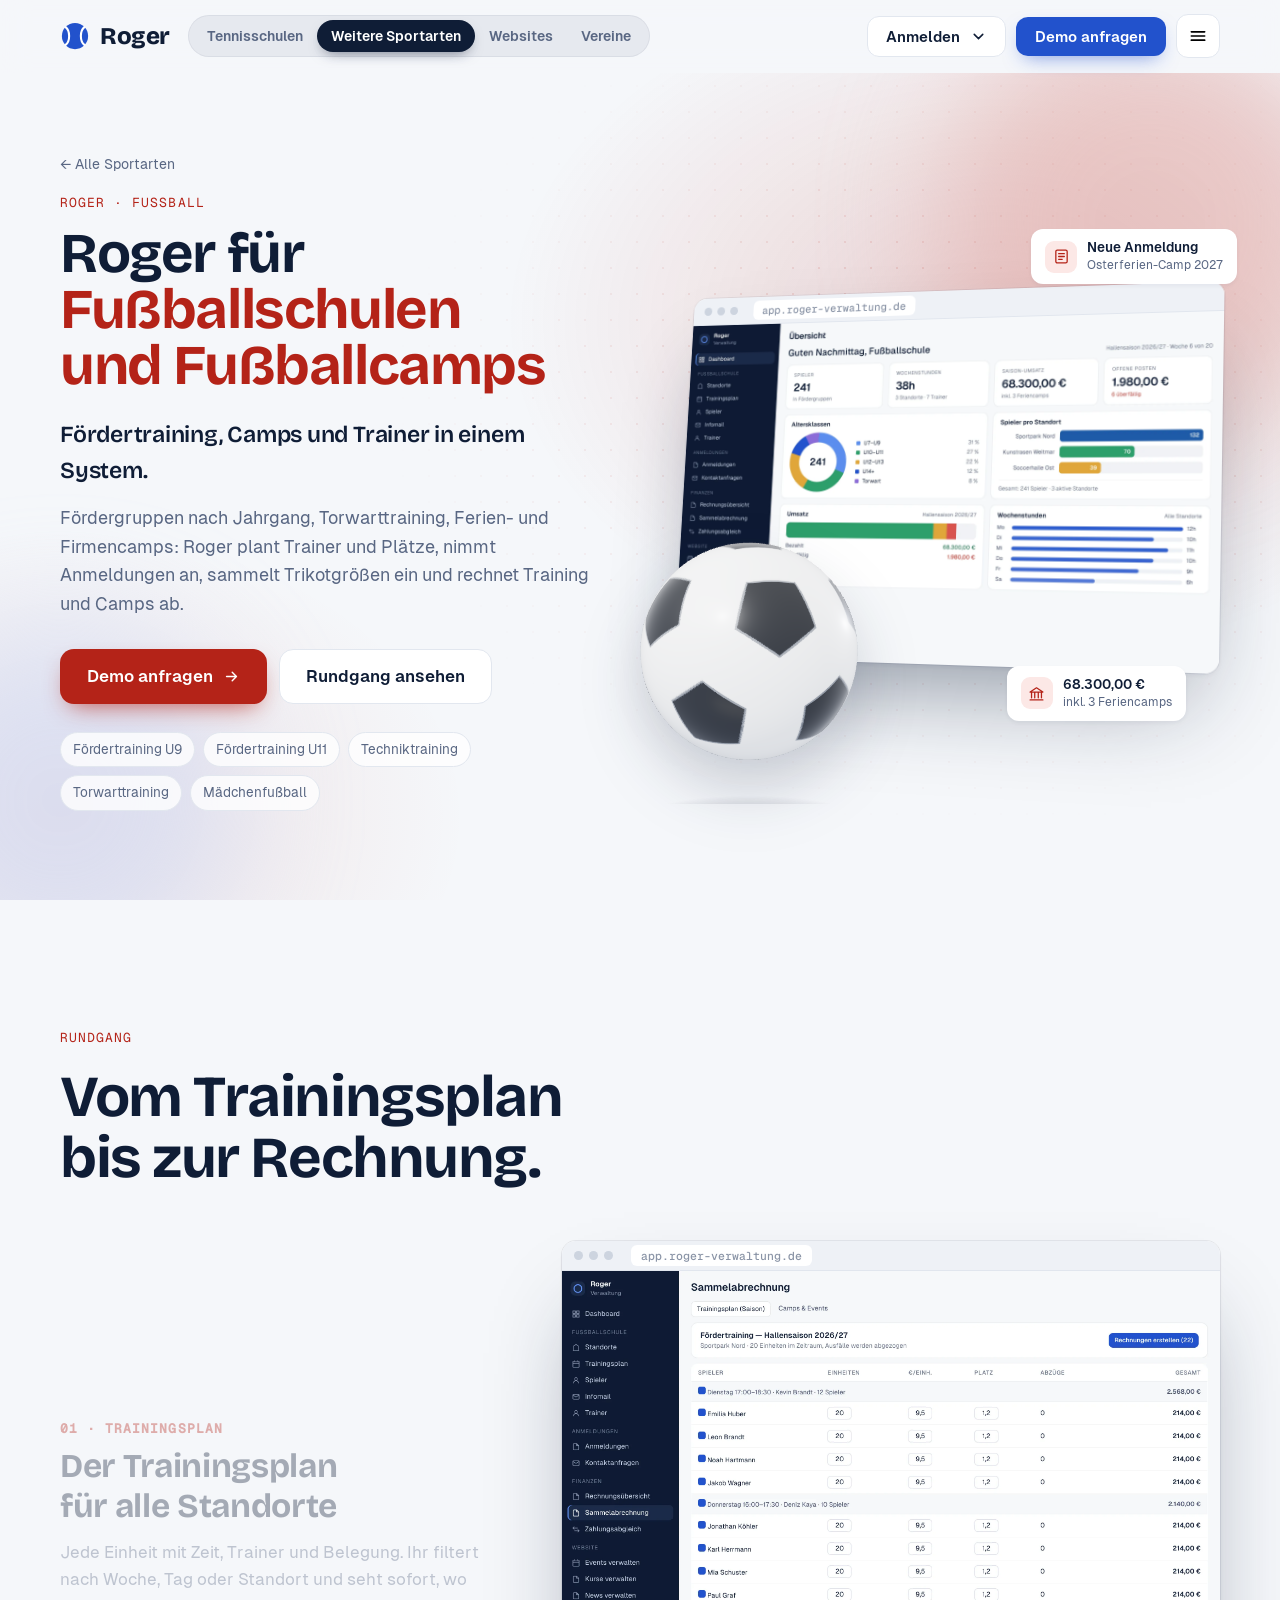
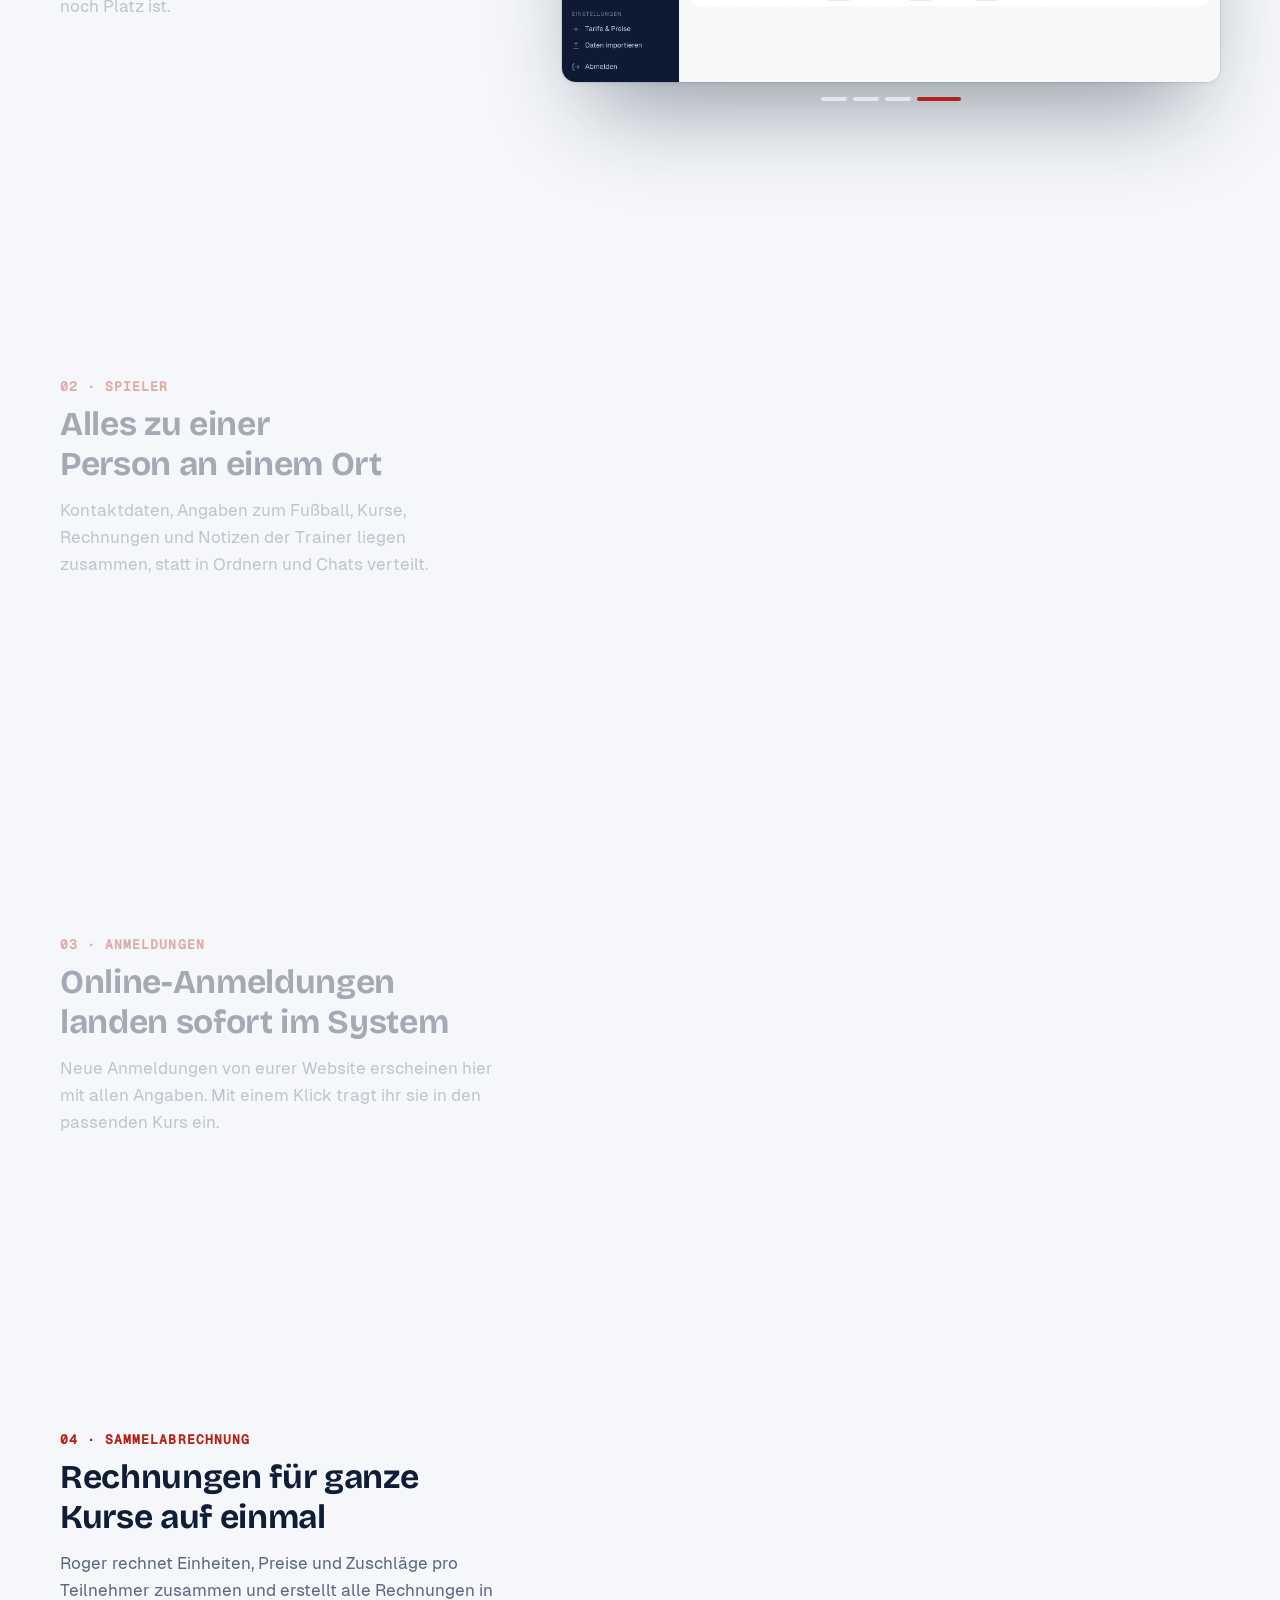
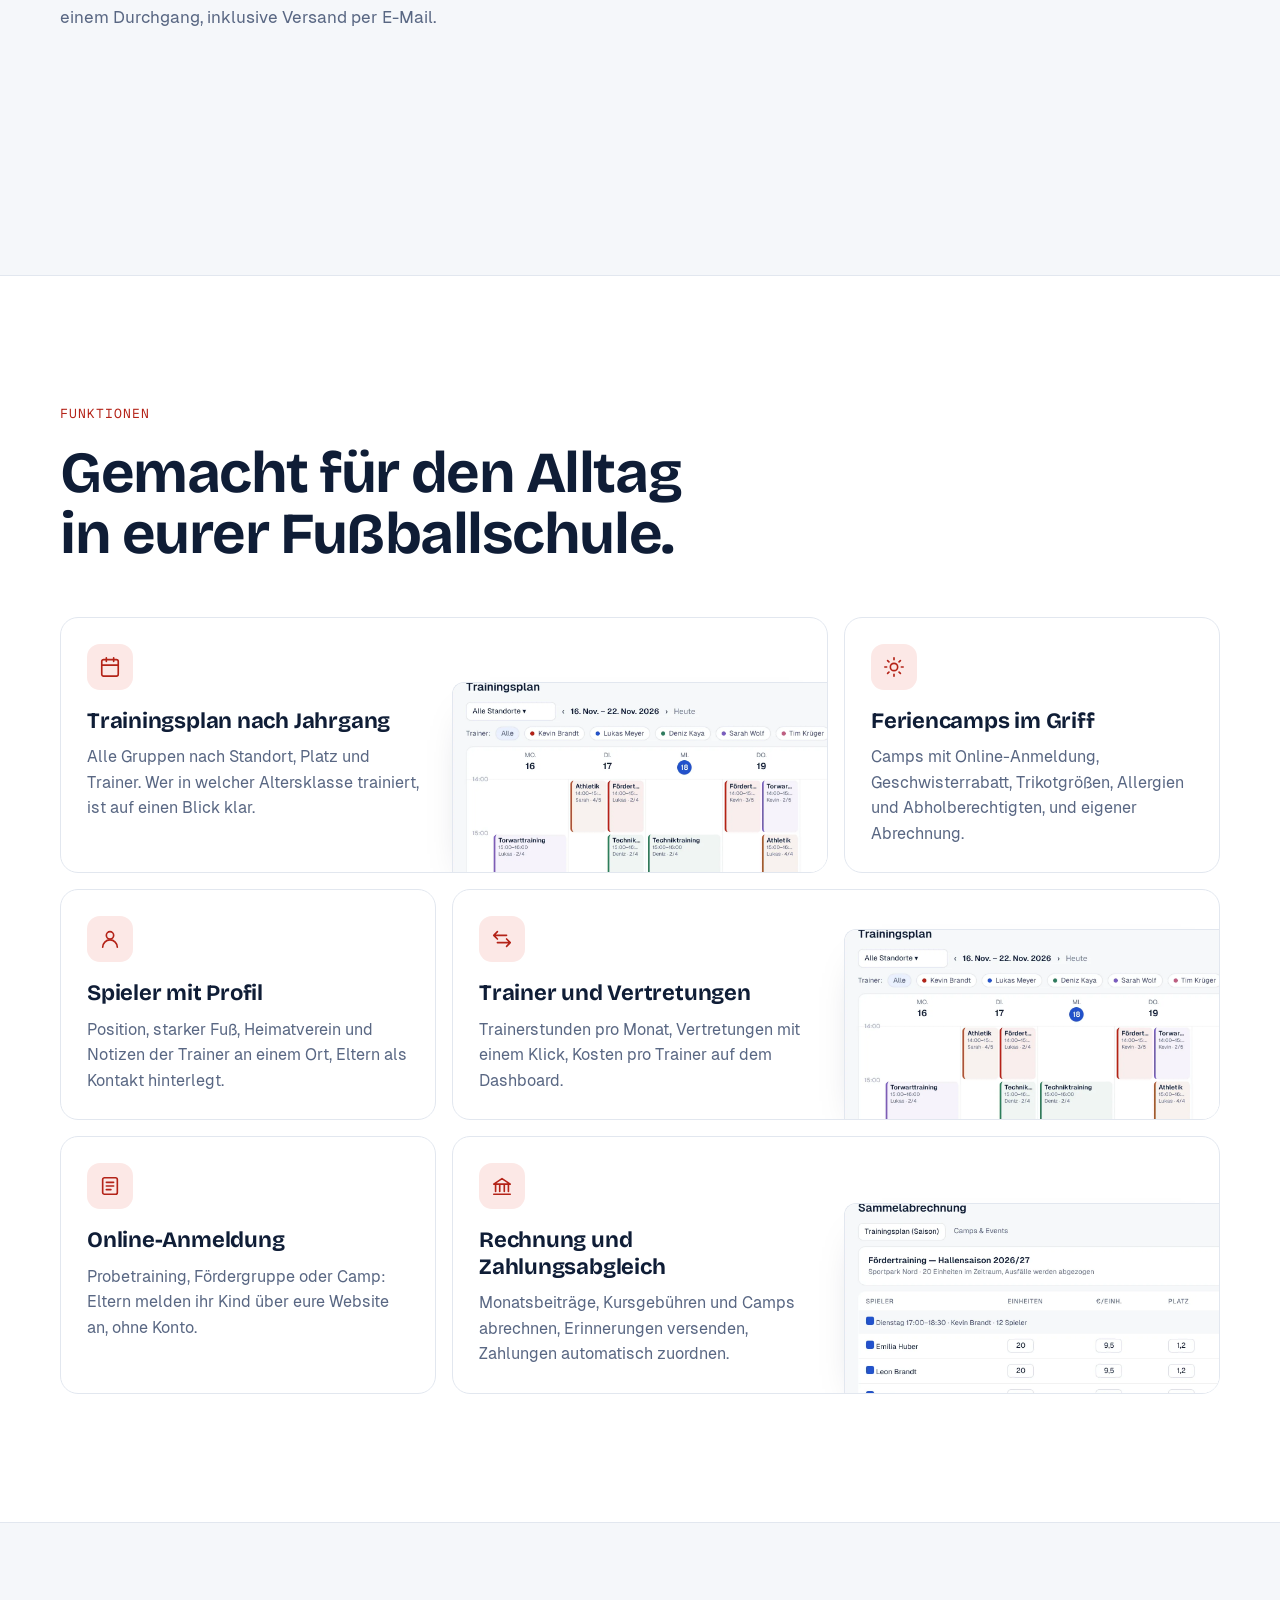
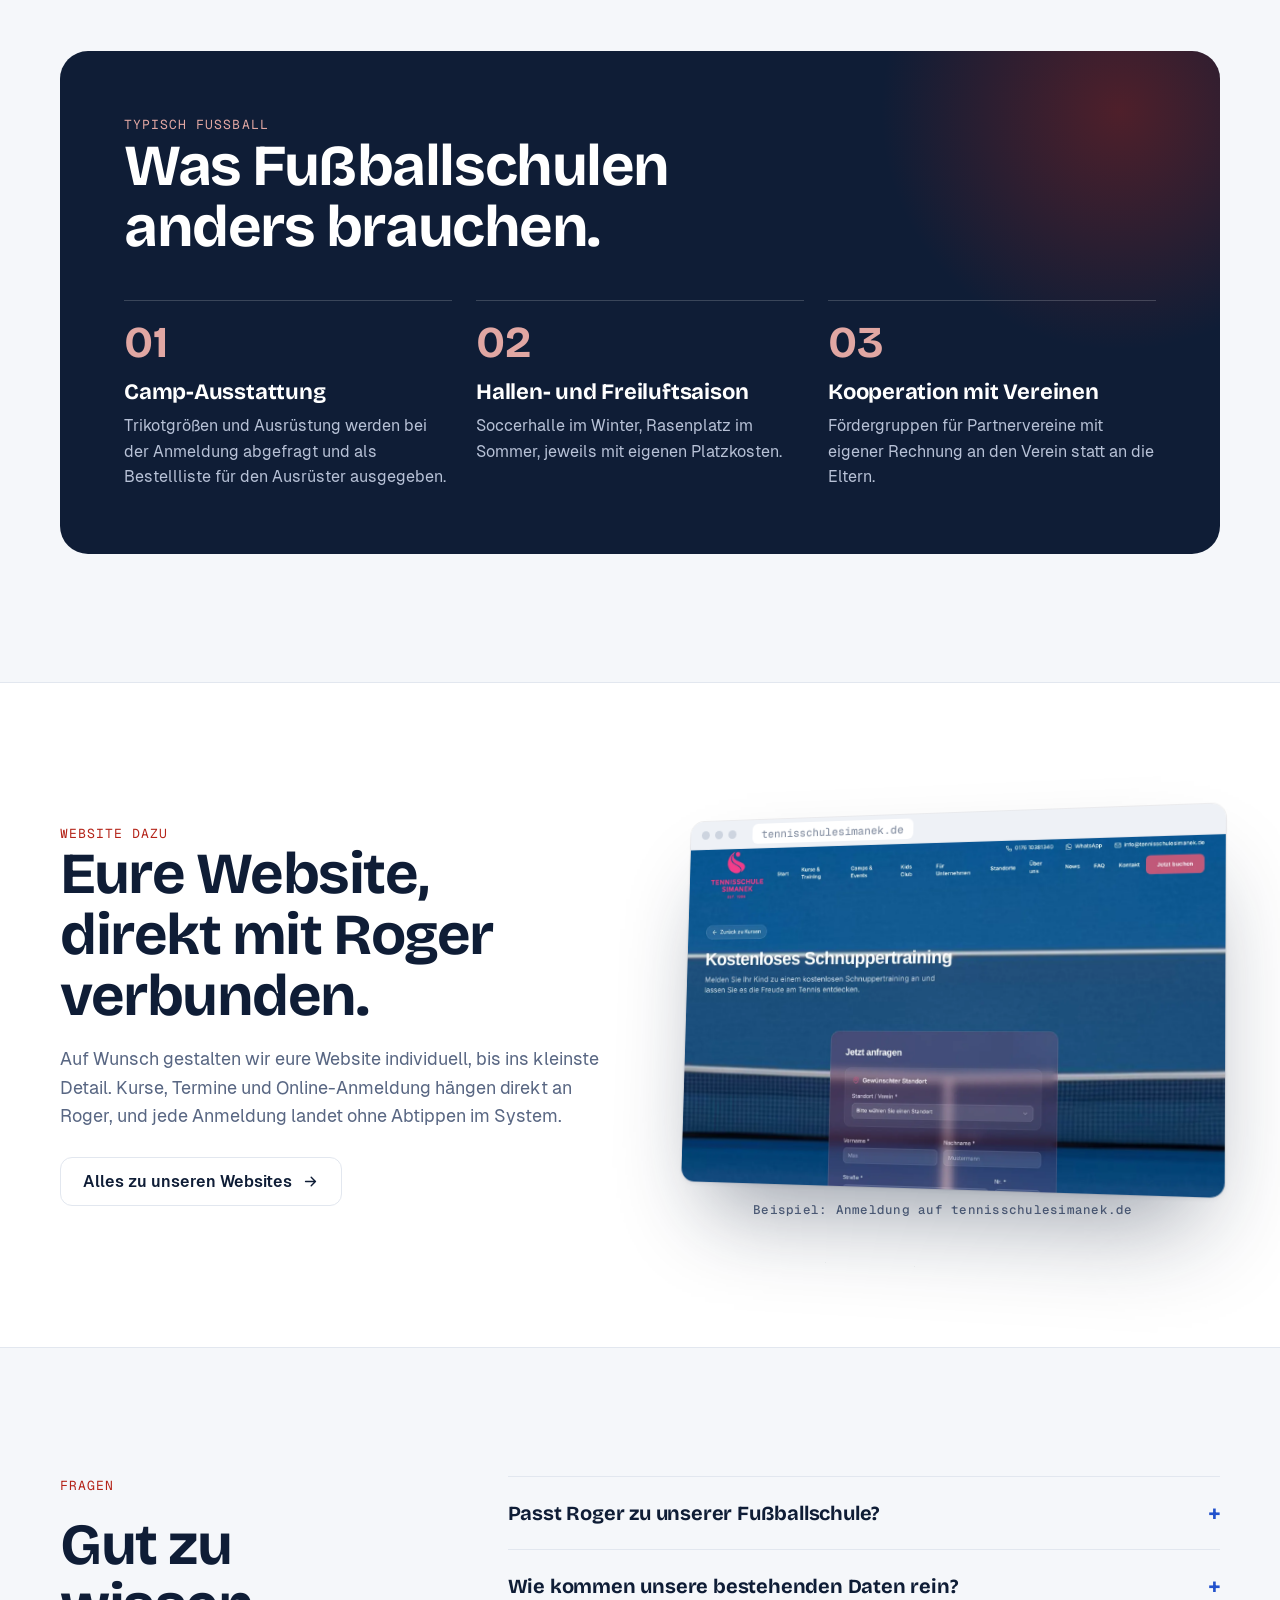
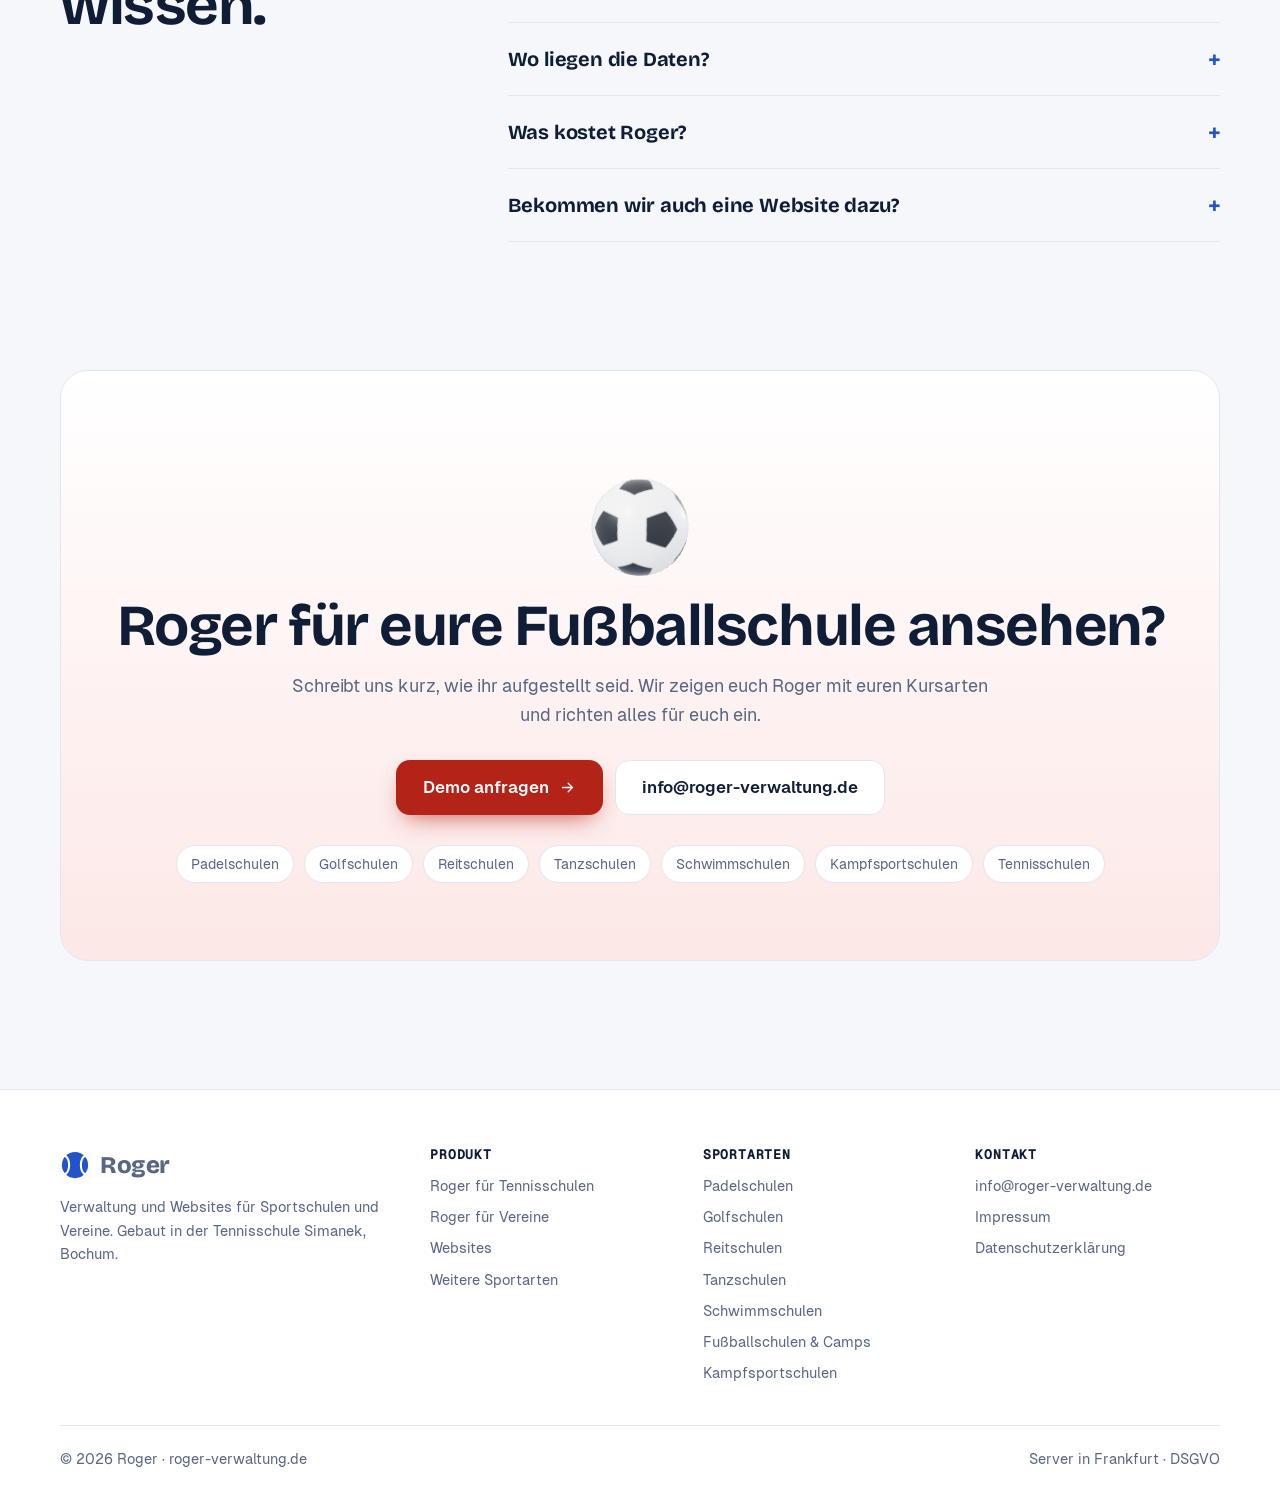
<file: sportarten/fussball.html>
<!doctype html>
<html lang="de">
<head>
<meta charset="utf-8">
<meta name="viewport" content="width=device-width, initial-scale=1, viewport-fit=cover">
<link rel="icon" href="/favicon.svg" type="image/svg+xml">
<title>Roger für Fußballschulen und Fußballcamps – Kursplan, Anmeldung und Abrechnung</title>
<meta name="description" content="Fördergruppen nach Jahrgang, Torwarttraining, Ferien- und Firmencamps: Roger plant Trainer und Plätze, nimmt Anmeldungen an, sammelt Trikotgrößen ein und rechnet Training und Camps ab.">
<meta property="og:title" content="Roger für Fußballschulen und Fußballcamps – Kursplan, Anmeldung und Abrechnung">
<meta property="og:description" content="Fördergruppen nach Jahrgang, Torwarttraining, Ferien- und Firmencamps: Roger plant Trainer und Plätze, nimmt Anmeldungen an, sammelt Trikotgrößen ein und rechnet Training und Camps ab.">
<meta property="og:image" content="https://roger-verwaltung.de/img/sport/fussball-dashboard.webp">
<meta property="og:url" content="https://roger-verwaltung.de/sportarten/fussball">
<meta name="theme-color" content="#F5F7FA">
<link rel="canonical" href="https://roger-verwaltung.de/sportarten/fussball">
<link rel="stylesheet" href="/fonts/fonts.css">
<style>
:root{
  --bg:#F5F7FA; --surface:#FFFFFF; --ink:#0F1D36; --muted:#596783; --rule:#E2E7EF;
  --blue:#2252CC; --blue-2:#3A6BE3; --blue-soft:#EAF0FD; --blue-mid:#C9D8F8;
  --grass:#2E7D58; --grass-soft:#E6F3EC; --grass-mid:#BFE0CD;
  --paper:#FBF8F1;
  --f-display:"Bricolage Grotesque","Helvetica Neue",Arial,sans-serif;
  --f-body:"Geist",system-ui,-apple-system,"Segoe UI",sans-serif;
  --f-mono:"Geist Mono",ui-monospace,SFMono-Regular,Menlo,monospace;
  --f-hand:"Segoe Print","Bradley Hand","Comic Sans MS",cursive;
  --wrap:1200px;
  --shadow:0 1px 2px rgba(15,29,54,.06),0 12px 32px -12px rgba(15,29,54,.18);
  --shadow-lg:0 2px 4px rgba(15,29,54,.05),0 40px 80px -30px rgba(15,29,54,.35);
  --ease:cubic-bezier(.2,.7,.2,1);
  color-scheme:light;
}
*{box-sizing:border-box}
html{scroll-behavior:smooth}
body{margin:0;background:var(--bg);color:var(--ink);font-family:var(--f-body);font-size:17px;line-height:1.6;-webkit-font-smoothing:antialiased;overflow-x:hidden}
body.modal-open{overflow:hidden}
a{color:inherit}
img,video{max-width:100%;height:auto;display:block}
.wrap{max-width:var(--wrap);margin:0 auto;padding-left:max(20px,env(safe-area-inset-left,0px));padding-right:max(20px,env(safe-area-inset-right,0px))}
.label{font-family:var(--f-mono);font-size:13px;letter-spacing:.08em;color:var(--blue);text-transform:uppercase}
h1,h2,h3{font-family:var(--f-display);font-weight:700;letter-spacing:-.025em;line-height:1.05;margin:0;text-wrap:balance}
h2{font-size:clamp(34px,4.6vw,58px)}
h3{font-size:22px;letter-spacing:-.01em;line-height:1.2}
p{margin:0}
.lead{color:var(--muted);font-size:clamp(17px,1.4vw,19px);max-width:60ch}
.btn{display:inline-flex;align-items:center;justify-content:center;gap:10px;font:600 16px/1 var(--f-body);text-decoration:none;border-radius:12px;padding:15px 22px;border:1px solid transparent;cursor:pointer;transition:transform .2s ease,box-shadow .2s ease,background .2s,border-color .2s;white-space:nowrap}
.btn svg{width:17px;height:17px;flex:none}
.btn-primary{background:var(--blue);color:#fff;box-shadow:0 8px 20px -8px rgba(34,82,204,.6)}
.btn-primary:hover{transform:translateY(-2px);box-shadow:0 14px 26px -10px rgba(34,82,204,.7);background:var(--blue-2)}
.btn-ghost{background:var(--surface);border-color:var(--rule);color:var(--ink)}
.btn-ghost:hover{border-color:#C9D2E0;transform:translateY(-1px)}
.btn-lg{padding:18px 26px;font-size:17px;border-radius:14px}
:focus-visible{outline:2px solid var(--blue);outline-offset:3px;border-radius:6px}
section{padding-block:clamp(80px,10vw,130px)}
.sec-head{display:grid;gap:18px;margin-bottom:52px;max-width:780px}
.sec-head.center{margin-inline:auto;text-align:center;justify-items:center}
.band{background:var(--surface);border-block:1px solid var(--rule)}

/* ---------- Navigation ---------- */
.nav{position:sticky;top:0;z-index:50;background:rgba(245,247,250,.8);backdrop-filter:saturate(1.4) blur(14px);-webkit-backdrop-filter:saturate(1.4) blur(14px);border-bottom:1px solid transparent;transition:border-color .3s,background .3s}
.nav.scrolled{border-bottom-color:var(--rule);background:rgba(255,255,255,.86)}
.nav .wrap{display:flex;align-items:center;justify-content:space-between;height:72px;gap:20px}
.brand{display:flex;align-items:center;gap:10px;text-decoration:none;font-family:var(--f-display);font-weight:800;font-size:24px;letter-spacing:-.02em}
.brand svg{width:30px;height:30px}
.nav-left{display:flex;align-items:center;gap:18px;min-width:0}
.pswitch{position:relative;display:flex;padding:4px;border-radius:999px;background:rgba(15,29,54,.06);border:1px solid rgba(15,29,54,.06)}
.pswitch a{position:relative;z-index:1;text-decoration:none;font:600 14px/1 var(--f-body);padding:9px 14px;border-radius:999px;color:var(--muted);transition:color .25s;white-space:nowrap}
.pswitch a[aria-current="page"]{color:#fff}
.pswitch a:not([aria-current]):hover{color:var(--ink)}
.pswitch .thumb{position:absolute;top:4px;bottom:4px;border-radius:999px;background:var(--blue);box-shadow:0 6px 14px -6px rgba(34,82,204,.7);transition:left .45s var(--ease),width .45s var(--ease)}
@media (max-width:640px){.brand .bt{display:none}.pswitch a{padding:9px 11px;font-size:13px}}
@media (max-width:520px){.nav .nav-cta .btn-primary{display:none}}
.nav-links{display:flex;gap:26px;font-size:15px;color:var(--muted);white-space:nowrap}
.nav-links a{text-decoration:none;transition:color .2s}
.nav-links a:hover{color:var(--ink)}
.nav-cta{display:flex;gap:10px;align-items:center}
.login-menu{position:relative}.login-menu>summary{list-style:none}.login-menu>summary::-webkit-details-marker{display:none}
.login-menu[open]>summary svg{transform:rotate(180deg)}
.login-pop{position:absolute;right:0;top:calc(100% + 8px);min-width:250px;background:var(--surface);border:1px solid var(--rule);border-radius:12px;box-shadow:0 18px 40px -18px rgba(15,29,54,.35);padding:6px;z-index:60}
.login-pop a{display:block;padding:10px 12px;border-radius:8px;text-decoration:none;color:var(--ink)}
.login-pop a:hover{background:var(--blue-soft)}.login-pop strong{display:block;font-size:15px}.login-pop span{display:block;font-size:13px;color:var(--muted)}
.nav .btn{padding:11px 18px;font-size:15px}
.burger{display:none;width:44px;height:44px;border-radius:12px;border:1px solid var(--rule);background:var(--surface);cursor:pointer;place-items:center}
.burger svg{width:20px;height:20px}
.mnav{display:none}
@media (max-width:1300px){.nav-links{display:none}.burger{display:grid}}
@media (max-width:560px){.nav .btn-ghost,.nav .login-menu{display:none}.nav .btn-primary{padding:11px 14px}}
.mnav.open{display:grid;position:fixed;inset:72px 0 auto 0;z-index:49;background:#fff;border-bottom:1px solid var(--rule);padding:12px 20px 22px;gap:4px;box-shadow:var(--shadow-lg)}
.mnav a{padding:12px 4px;text-decoration:none;font-weight:500;border-bottom:1px solid var(--rule)}
.faq-grid{display:grid;grid-template-columns:minmax(0,.7fr) minmax(0,1.3fr);gap:clamp(28px,5vw,70px);align-items:start}
.faq details{border-top:1px solid var(--rule);padding-block:20px}
.faq details:last-child{border-bottom:1px solid var(--rule)}
.faq summary{cursor:pointer;list-style:none;display:flex;justify-content:space-between;gap:20px;font-family:var(--f-display);font-weight:700;font-size:20px;letter-spacing:-.01em}
.faq summary::-webkit-details-marker{display:none}
.faq summary::after{content:"+";font-family:var(--f-mono);color:var(--blue);transition:transform .25s}
.faq details[open] summary::after{transform:rotate(45deg)}
.faq details p{margin-top:10px;color:var(--muted);max-width:68ch}
footer{padding-block:56px 34px;color:var(--muted);font-size:14.5px;border-top:1px solid var(--rule);background:var(--surface)}
.foot{display:grid;grid-template-columns:1.4fr 1fr 1fr 1fr;gap:28px}
.foot h4{margin:0 0 12px;font:600 13px var(--f-mono);letter-spacing:.06em;text-transform:uppercase;color:var(--ink)}
.foot nav{display:grid;gap:8px}
.foot a{text-decoration:none}
.foot a:hover{color:var(--ink)}
.foot p{max-width:34ch;margin-top:12px}
.copy{margin-top:40px;padding-top:22px;border-top:1px solid var(--rule);display:flex;justify-content:space-between;gap:16px;flex-wrap:wrap}
@media (max-width:820px){.foot{grid-template-columns:1fr 1fr}}


.pswitch .thumb{background:var(--ink);box-shadow:0 6px 14px -6px rgba(15,29,54,.6)}
.rv{opacity:0;transform:translateY(26px);transition:opacity .8s var(--ease),transform .8s var(--ease)}
.rv.in{opacity:1;transform:none}
@media (prefers-reduced-motion:reduce){.rv{opacity:1;transform:none;transition:none}}
main{overflow-x:clip}
h1,h2,h3{overflow-wrap:break-word;hyphens:manual}
@media (max-width:800px){.faq-grid{grid-template-columns:1fr}}
@media (max-width:480px){h2{font-size:clamp(28px,8.4vw,34px)}}
.cap{font:500 12.5px/1.4 var(--f-mono);color:var(--muted);letter-spacing:.02em;margin-top:14px;text-align:center}
canvas.s3d{display:block;width:100%;height:100%;opacity:0;transition:opacity .9s ease}
canvas.s3d.ready{opacity:1}
.win{border-radius:14px;overflow:hidden;background:#fff;box-shadow:0 2px 4px rgba(15,29,54,.05),0 50px 90px -30px rgba(15,29,54,.45),0 0 0 1px rgba(15,29,54,.07)}
.win .bar{height:30px;background:#EEF1F6;border-bottom:1px solid #E1E6EE;display:flex;align-items:center;gap:6px;padding:0 12px}
.win .bar i{width:9px;height:9px;border-radius:50%;background:#CDD4DF}
.win .bar span{margin-left:12px;font:500 11.5px var(--f-mono);color:#8A94A6;background:#fff;border-radius:6px;padding:3px 10px;white-space:nowrap;overflow:hidden;text-overflow:ellipsis;min-width:0}
.win img{width:100%;height:auto;display:block}
.contact{text-align:center;border:1px solid var(--rule);border-radius:28px;padding:clamp(40px,6vw,80px) 24px;position:relative;overflow:hidden}
.contact .lead{margin:16px auto 0}
.contact .cta-row{display:flex;gap:12px;flex-wrap:wrap;justify-content:center;margin-top:30px}

html{scroll-padding-top:84px}.nav-links{display:none!important}.burger{display:grid!important}.sw-s{display:none}.pswitch:not(:has([aria-current])) .thumb{opacity:0;transition:left .45s var(--ease),width .45s var(--ease),opacity .3s}.pswitch.hov .thumb{opacity:1}@media (max-width:1080px){html{scroll-padding-top:128px}.nav .wrap{flex-wrap:wrap;height:auto!important;padding-top:10px;padding-bottom:10px;row-gap:10px}.nav-left{display:contents!important}.nav .brand{order:1}.nav .brand .bt,.nav .brand>span{display:inline!important}.nav-cta{order:2;margin-left:auto}.nav .wrap::after{content:"";order:3;flex-basis:100%;height:0}.pswitch{order:4;overflow-x:auto;scrollbar-width:none;max-width:100%}.pswitch::-webkit-scrollbar{display:none}.mnav.open{inset:118px 0 auto 0!important}}@media (max-width:600px){.pswitch{flex:1 1 100%;justify-content:space-between}.pswitch a{padding:9px 10px!important;font-size:13px!important;flex:1 1 auto;text-align:center}}@media (min-width:1081px){.mnav.open{left:auto!important;right:max(20px,calc((100vw - 1200px) / 2 + 20px))!important;top:78px!important;width:320px;border:1px solid var(--rule);border-radius:16px}}@media (max-width:440px){.sw-l{display:none}.sw-s{display:inline}.pswitch a{padding:9px 6px!important;font-size:12.5px!important}}

.label{color:var(--ac)}
.shero{position:relative;padding-block:clamp(40px,6vw,80px) clamp(50px,7vw,90px);overflow:hidden;isolation:isolate}
.shero::before{content:"";position:absolute;inset:0;z-index:-3;background:radial-gradient(55% 60% at 78% 30%,color-mix(in srgb,var(--ac) 18%,transparent),transparent 70%),radial-gradient(45% 50% at 5% 90%,color-mix(in srgb,var(--ac) 10%,transparent),transparent 70%)}
.blob{position:absolute;z-index:-2;border-radius:50%;filter:blur(60px);opacity:.5;background:color-mix(in srgb,var(--ac) 40%,#fff);animation:drift 18s ease-in-out infinite alternate}
.blob.b2{background:#C9D8F8;animation-duration:23s;animation-delay:-6s}
@keyframes drift{0%{transform:translate(0,0) scale(1)}50%{transform:translate(60px,-40px) scale(1.15)}100%{transform:translate(-40px,30px) scale(.95)}}
.dots{position:absolute;inset:0;z-index:-2;background-image:radial-gradient(color-mix(in srgb,var(--ac) 35%,transparent) 1.2px,transparent 1.4px);background-size:26px 26px;-webkit-mask:radial-gradient(60% 70% at 75% 40%,#000 0%,transparent 75%);mask:radial-gradient(60% 70% at 75% 40%,#000 0%,transparent 75%);opacity:.5;animation:dotpan 40s linear infinite}
@keyframes dotpan{to{background-position:260px 130px}}
.hgrid{display:grid;grid-template-columns:minmax(0,1fr) minmax(0,1.05fr);gap:clamp(24px,4vw,60px);align-items:center}
.crumb{display:inline-flex;align-items:center;gap:8px;font-size:14px;color:var(--muted);text-decoration:none;margin-bottom:18px}
.crumb:hover{color:var(--ink)}
.hgrid>div:first-child{container-type:inline-size}
.shero h1{font-size:min(72px,calc(100cqw / var(--L) * 1.66));line-height:1;margin-top:12px;overflow-wrap:normal}
.shero h1 em{font-style:normal;color:var(--ac);display:block}
.shero .tag{font-family:var(--f-display);font-weight:600;font-size:clamp(19px,1.8vw,23px);letter-spacing:-.01em;margin-top:22px}
.shero .lead{margin-top:14px}
.cta-row{display:flex;gap:12px;flex-wrap:wrap;margin-top:30px}
.btn-ac{background:var(--ac);color:#fff;box-shadow:0 10px 24px -10px color-mix(in srgb,var(--ac) 80%,transparent)}
.btn-ac:hover{transform:translateY(-2px);filter:brightness(1.08)}
.chips{display:flex;flex-wrap:wrap;gap:8px;margin-top:28px}
.chips span{font-size:13.5px;border:1px solid var(--rule);background:rgba(255,255,255,.8);border-radius:999px;padding:6px 12px;color:var(--muted)}
.hvis{position:relative;aspect-ratio:1/0.92;perspective:1600px}
.hvis>.win{position:absolute;right:0;top:12%;width:100%;transform:rotateY(-16deg) rotateX(8deg);transform-origin:70% 50%;transition:transform 1.2s var(--ease);animation:float 7s ease-in-out infinite}
.hvis:hover>.win{transform:rotateY(-6deg) rotateX(3deg)}
@keyframes float{50%{translate:0 -10px}}
.obj{position:absolute;left:-14%;bottom:-12%;width:62%;aspect-ratio:1;z-index:2;filter:drop-shadow(0 30px 30px rgba(15,29,54,.18))}
.fcard{position:absolute;z-index:3;background:#fff;border-radius:12px;padding:10px 14px;box-shadow:var(--shadow-lg);font-size:13px;display:flex;align-items:center;gap:10px;animation:float 6s ease-in-out infinite;line-height:1.3}
.fcard b{display:block;font-size:13.5px}.fcard small{color:var(--muted);font-size:12px}
.fcard .ico{width:32px;height:32px;border-radius:9px;display:grid;place-items:center;background:var(--acs);color:var(--ac);flex:none}
.fcard .ico svg{width:17px;height:17px}
.fc1{right:-3%;top:2%;animation-delay:-2s}.fc2{right:6%;bottom:4%;animation-delay:-4s}
@media (max-width:980px){.hgrid{grid-template-columns:1fr}.hvis{margin-top:20px}.fc1{right:0}}
@media (max-width:560px){.obj{width:46%;left:-4%;bottom:-4%}.fcard{display:none}}
.peek{padding-top:30px}
.peek .stage{perspective:1800px}
.peek .stage .win{max-width:1080px;margin:0 auto;transform:rotateX(var(--tilt,24deg)) scale(var(--sc,.92));transform-origin:50% 0;will-change:transform}
.tour{display:grid;grid-template-columns:minmax(0,.8fr) minmax(0,1.2fr);gap:clamp(28px,5vw,70px)}
.tstep{min-height:62vh;display:flex;flex-direction:column;justify-content:center;opacity:.35;transition:opacity .5s}
.tstep.on{opacity:1}
.tstep:last-child{min-height:48vh}
.tstep .n{font:600 13px var(--f-mono);color:var(--ac);letter-spacing:.08em}
.tstep h3{font-size:clamp(26px,2.6vw,34px);margin:10px 0 12px}
.tstep p{color:var(--muted);max-width:42ch}
.tstep .mimg{display:none}
.tview{position:sticky;top:calc(50vh - 230px);height:460px;perspective:2000px}
.tview .win{position:absolute;inset:0 0 auto 0;opacity:0;transform:rotateY(18deg) translateX(40px) scale(.94);transition:opacity .7s var(--ease),transform .9s var(--ease)}
.tview .win.on{opacity:1;transform:none}
.tview .win.past{transform:rotateY(-18deg) translateX(-40px) scale(.94)}
.prog{position:absolute;left:0;right:0;bottom:0;display:flex;gap:6px;justify-content:center}
.prog i{width:26px;height:4px;border-radius:4px;background:var(--rule);transition:background .4s,width .4s}
.prog i.on{background:var(--ac);width:44px}
@media (max-width:900px){.tour{grid-template-columns:1fr}.tview{display:none}.tstep{min-height:0;opacity:1;padding-block:26px}.tstep .mimg{display:block;margin-top:18px}}
.bento{display:grid;grid-template-columns:repeat(3,1fr);gap:16px}
.fx{position:relative;background:var(--surface);border:1px solid var(--rule);border-radius:18px;padding:26px;overflow:hidden;transition:opacity .8s var(--ease),transform .25s ease,box-shadow .3s,border-color .3s}
.fx:hover{box-shadow:var(--shadow-lg);border-color:color-mix(in srgb,var(--ac) 30%,var(--rule))}
.fx::after{content:"";position:absolute;inset:0;background:radial-gradient(240px circle at var(--mx,50%) var(--my,0%),color-mix(in srgb,var(--ac) 12%,transparent),transparent 60%);opacity:0;transition:opacity .3s;pointer-events:none}
.fx:hover::after{opacity:1}
.fx .ico{width:46px;height:46px;border-radius:13px;display:grid;place-items:center;background:var(--acs);color:var(--ac);margin-bottom:18px}
.fx .ico svg{width:22px;height:22px}
.fx p{color:var(--muted);margin-top:10px;font-size:16px}
.fx:nth-child(1),.fx:nth-child(4),.fx:nth-child(6){grid-column:span 2}
.fx.wide{display:grid;grid-template-columns:minmax(0,1fr) minmax(0,1.1fr);gap:24px;padding-right:0;padding-bottom:0}
.fx.wide>div:first-child{padding-bottom:26px}
.fx .crop{position:relative;align-self:end;height:190px;overflow:hidden;border-radius:12px 0 0 0;border:1px solid var(--rule);border-right:0;border-bottom:0;background:#fff;box-shadow:0 20px 40px -24px rgba(15,29,54,.35);transition:transform .5s var(--ease)}
.fx .crop img{width:720px;max-width:none;height:auto;margin:-14px 0 0 -128px}
.fx.wide:hover .crop{transform:translateY(-6px)}
@media (max-width:900px){.bento{grid-template-columns:1fr 1fr}.fx:nth-child(1),.fx:nth-child(4),.fx:nth-child(6){grid-column:1/-1}}
@media (max-width:620px){.fx.wide{grid-template-columns:1fr;padding-left:26px}.fx .crop{height:150px;margin-left:0}}
@media (max-width:620px){.bento{grid-template-columns:1fr}}
.spec{background:var(--ink);color:#fff;border-radius:28px;padding:clamp(34px,5vw,64px);position:relative;overflow:hidden}
.spec::before{content:"";position:absolute;width:520px;height:520px;right:-160px;top:-200px;border-radius:50%;background:radial-gradient(circle,color-mix(in srgb,var(--ac) 70%,transparent),transparent 65%);opacity:.55;animation:drift 16s ease-in-out infinite alternate}
.spec h2{color:#fff;max-width:18ch;position:relative}
.spec .label{color:color-mix(in srgb,var(--ac) 40%,#fff);position:relative}
.sp3{display:grid;grid-template-columns:repeat(3,1fr);gap:24px;margin-top:42px;position:relative}
.sp3 div{border-top:1px solid rgba(255,255,255,.18);padding-top:20px}
.sp3 b{display:block;font:700 44px/1 var(--f-display);color:color-mix(in srgb,var(--ac) 40%,#fff);margin-bottom:14px}
.sp3 h3{color:#fff}.sp3 p{color:#B7C1D6;margin-top:8px;font-size:16px}
@media (max-width:800px){.sp3{grid-template-columns:1fr}}
@media (max-width:480px){.spec h2,.contact h2{font-size:26px}.spec{padding:30px 22px}}
.webx{display:grid;grid-template-columns:1fr 1fr;gap:clamp(24px,4vw,60px);align-items:center}
.webx .stackimg{perspective:1400px}
.webx .stackimg .win img{aspect-ratio:16/10;object-fit:cover;object-position:50% 0}
.webx .stackimg .win{transform:rotateY(-14deg) rotateX(4deg);transition:transform .9s var(--ease)}
.webx .stackimg:hover .win{transform:none}
@media (max-width:900px){.webx{grid-template-columns:1fr}}
.more{display:flex;gap:12px;flex-wrap:wrap;margin-top:26px}
.contact{background:linear-gradient(180deg,var(--surface),var(--acs))}
.contact .cobj{width:150px;height:150px;margin:-10px auto 8px}
.others{display:flex;flex-wrap:wrap;gap:10px;justify-content:center;margin-top:30px}
.others a{font-size:14px;text-decoration:none;border:1px solid var(--rule);background:#fff;border-radius:999px;padding:7px 14px;color:var(--muted);transition:color .2s,border-color .2s}
.others a:hover{color:var(--ink);border-color:#C9D2E0}
:root{--ac:#B42318;--acs:#FCE8E6}
</style>
</head>
<body>
<header class="nav" id="nav">
  <div class="wrap">
    <div class="nav-left">
      <a class="brand" href="/" aria-label="Roger – Übersicht aller Produkte"><svg viewBox="0 0 32 32" aria-hidden="true"><circle cx="16" cy="16" r="14" fill="#2252CC"/><path d="M6 6.5c5 4 5 15 0 19M26 6.5c-5 4-5 15 0 19" fill="none" stroke="#fff" stroke-width="2.2" stroke-linecap="round"/></svg><span class="bt">Roger</span></a>
      <nav class="pswitch" aria-label="Produkt wählen"><a href="/tennisschulen"><span class="sw-l">Tennisschulen</span><span class="sw-s">Tennis</span></a><a href="/sportarten" aria-current="page">Weitere Sportarten</a><a href="/websites">Websites</a><a href="/vereine">Vereine</a><i class="thumb" aria-hidden="true"></i></nav>
    </div>
    <nav class="nav-links" aria-label="Abschnitte"><a href="#rundgang">Rundgang</a><a href="#funktionen">Funktionen</a><a href="#fragen">Fragen</a></nav>
    <div class="nav-cta">
      <details class="login-menu">
        <summary class="btn btn-ghost">Anmelden <svg viewBox="0 0 24 24" width="14" height="14" fill="none" stroke="currentColor" stroke-width="2.2" stroke-linecap="round" aria-hidden="true"><path d="m6 9 6 6 6-6"/></svg></summary>
        <div class="login-pop" role="menu">
          <a role="menuitem" href="https://app.roger-verwaltung.de"><strong>Schule</strong><span>Kursplan, Kunden, Abrechnung</span></a>
          <a role="menuitem" href="https://verein.roger-verwaltung.de"><strong>Verein</strong><span>Mitglieder, Beiträge, SEPA</span></a>
        </div>
      </details>
      <a class="btn btn-primary" href="#kontakt">Demo anfragen</a>
      <button class="burger" type="button" id="burger" aria-label="Menü öffnen" aria-expanded="false" aria-controls="mnav"><svg viewBox="0 0 24 24" fill="none" stroke="currentColor" stroke-width="2" stroke-linecap="round"><path d="M4 7h16M4 12h16M4 17h16"/></svg></button>
    </div>
  </div>
</header>
<nav class="mnav" id="mnav" aria-label="Menü"><a href="#rundgang">Rundgang</a><a href="#funktionen">Funktionen</a><a href="#fragen">Fragen</a><a href="#kontakt">Demo anfragen</a><a href="/tennisschulen">Roger für Tennisschulen</a><a href="/vereine">Roger für Vereine</a><a href="/websites">Websites</a><a href="/sportarten">Alle Sportarten</a><a href="https://app.roger-verwaltung.de">Anmelden Schule</a><a href="https://verein.roger-verwaltung.de">Anmelden Verein</a></nav>
<main>
<section class="shero" aria-labelledby="h">
  <div class="dots" aria-hidden="true"></div>
  <div class="blob" style="width:420px;height:420px;right:-80px;top:-60px" aria-hidden="true"></div>
  <div class="blob b2" style="width:360px;height:360px;left:-120px;bottom:-80px" aria-hidden="true"></div>
  <div class="wrap hgrid">
    <div>
      <a class="crumb" href="/sportarten">← Alle Sportarten</a>
      <p class="label">Roger · Fußball</p>
      <h1 id="h" style="--L:16">Roger für <em>Fußballschulen<br>und Fußballcamps</em></h1>
      <p class="tag">Fördertraining, Camps und Trainer in einem System.</p>
      <p class="lead">Fördergruppen nach Jahrgang, Torwarttraining, Ferien- und Firmencamps: Roger plant Trainer und Plätze, nimmt Anmeldungen an, sammelt Trikotgrößen ein und rechnet Training und Camps ab.</p>
      <div class="cta-row"><a class="btn btn-ac btn-lg" href="mailto:info@roger-verwaltung.de?subject=Roger%20für%20unsere%20Fußballschule">Demo anfragen <svg viewBox="0 0 24 24" fill="none" stroke="currentColor" stroke-width="2" stroke-linecap="round" stroke-linejoin="round" aria-hidden="true"><path d="M5 12h14M13 6l6 6-6 6"/></svg></a><a class="btn btn-ghost btn-lg" href="#rundgang">Rundgang ansehen</a></div>
      <div class="chips"><span>Fördertraining U9</span><span>Fördertraining U11</span><span>Techniktraining</span><span>Torwarttraining</span><span>Mädchenfußball</span></div>
    </div>
    <div class="hvis">
      <div class="win"><div class="bar"><i></i><i></i><i></i><span>app.roger-verwaltung.de</span></div><img src="/img/sport/fussball-dashboard.webp" alt="Dashboard von Roger für Fußballschulen &amp; Camps" width="1200" height="750" decoding="async"></div>
      <div class="obj"><canvas class="s3d" data-kind="fussball" data-ac="#B42318" data-dist="4.6" aria-hidden="true"></canvas></div>
      <div class="fcard fc1"><span class="ico"><svg viewBox="0 0 24 24" fill="none" stroke="currentColor" stroke-width="1.8" stroke-linecap="round" stroke-linejoin="round" aria-hidden="true"><rect x="4" y="3" width="16" height="18" rx="2"/><path d="M8 8h8M8 12h8M8 16h5"/></svg></span><div><b>Neue Anmeldung</b><small>Osterferien-Camp 2027</small></div></div>
      <div class="fcard fc2"><span class="ico"><svg viewBox="0 0 24 24" fill="none" stroke="currentColor" stroke-width="1.8" stroke-linecap="round" stroke-linejoin="round" aria-hidden="true"><path d="M3 10h18L12 4zM5 10v8M9.5 10v8M14.5 10v8M19 10v8M3 21h18"/></svg></span><div><b>68.300,00 €</b><small>inkl. 3 Feriencamps</small></div></div>
    </div>
  </div>
</section>

<section id="rundgang" aria-labelledby="tour-h">
  <div class="wrap">
    <div class="sec-head"><p class="label">Rundgang</p><h2 id="tour-h">Vom Trainingsplan bis zur Rechnung.</h2></div>
    <div class="tour">
      <div class="tsteps"><div class="tstep" data-i="0"><span class="n">01 · TRAININGSPLAN</span><h3>Der Trainingsplan für alle Standorte</h3><p>Jede Einheit mit Zeit, Trainer und Belegung. Ihr filtert nach Woche, Tag oder Standort und seht sofort, wo noch Platz ist.</p><div class="mimg"><div class="win"><div class="bar"><i></i><i></i><i></i><span>app.roger-verwaltung.de</span></div><img src="/img/sport/fussball-plan.webp" alt="Trainingsplan in Roger" width="1200" height="750" loading="lazy" decoding="async"></div><p class="cap">Beispielansicht mit erfundenen Daten</p></div></div><div class="tstep" data-i="1"><span class="n">02 · SPIELER</span><h3>Alles zu einer Person an einem Ort</h3><p>Kontaktdaten, Angaben zum Fußball, Kurse, Rechnungen und Notizen der Trainer liegen zusammen, statt in Ordnern und Chats verteilt.</p><div class="mimg"><div class="win"><div class="bar"><i></i><i></i><i></i><span>app.roger-verwaltung.de</span></div><img src="/img/sport/fussball-akte.webp" alt="Spieler in Roger" width="1200" height="750" loading="lazy" decoding="async"></div><p class="cap">Beispielansicht mit erfundenen Daten</p></div></div><div class="tstep" data-i="2"><span class="n">03 · ANMELDUNGEN</span><h3>Online-Anmeldungen landen sofort im System</h3><p>Neue Anmeldungen von eurer Website erscheinen hier mit allen Angaben. Mit einem Klick tragt ihr sie in den passenden Kurs ein.</p><div class="mimg"><div class="win"><div class="bar"><i></i><i></i><i></i><span>app.roger-verwaltung.de</span></div><img src="/img/sport/fussball-anmeldungen.webp" alt="Anmeldungen in Roger" width="1200" height="750" loading="lazy" decoding="async"></div><p class="cap">Beispielansicht mit erfundenen Daten</p></div></div><div class="tstep" data-i="3"><span class="n">04 · SAMMELABRECHNUNG</span><h3>Rechnungen für ganze Kurse auf einmal</h3><p>Roger rechnet Einheiten, Preise und Zuschläge pro Teilnehmer zusammen und erstellt alle Rechnungen in einem Durchgang, inklusive Versand per E-Mail.</p><div class="mimg"><div class="win"><div class="bar"><i></i><i></i><i></i><span>app.roger-verwaltung.de</span></div><img src="/img/sport/fussball-abrechnung.webp" alt="Sammelabrechnung in Roger" width="1200" height="750" loading="lazy" decoding="async"></div><p class="cap">Beispielansicht mit erfundenen Daten</p></div></div></div>
      <div><div class="tview" id="tview"><div class="win on"><div class="bar"><i></i><i></i><i></i><span>app.roger-verwaltung.de</span></div><img src="/img/sport/fussball-plan.webp" alt="Trainingsplan in Roger" width="1200" height="750" loading="lazy" decoding="async"></div><div class="win"><div class="bar"><i></i><i></i><i></i><span>app.roger-verwaltung.de</span></div><img src="/img/sport/fussball-akte.webp" alt="Spieler in Roger" width="1200" height="750" loading="lazy" decoding="async"></div><div class="win"><div class="bar"><i></i><i></i><i></i><span>app.roger-verwaltung.de</span></div><img src="/img/sport/fussball-anmeldungen.webp" alt="Anmeldungen in Roger" width="1200" height="750" loading="lazy" decoding="async"></div><div class="win"><div class="bar"><i></i><i></i><i></i><span>app.roger-verwaltung.de</span></div><img src="/img/sport/fussball-abrechnung.webp" alt="Sammelabrechnung in Roger" width="1200" height="750" loading="lazy" decoding="async"></div><div class="prog"><i class="on"></i><i class=""></i><i class=""></i><i class=""></i></div></div></div>
    </div>
  </div>
</section>

<section class="band" id="funktionen" aria-labelledby="f-h">
  <div class="wrap">
    <div class="sec-head"><p class="label">Funktionen</p><h2 id="f-h">Gemacht für den Alltag in eurer Fußballschule.</h2></div>
    <div class="bento"><article class="fx wide rv" style="transition-delay:0ms"><div><div class="ico"><svg viewBox="0 0 24 24" fill="none" stroke="currentColor" stroke-width="1.8" stroke-linecap="round" stroke-linejoin="round" aria-hidden="true"><rect x="3" y="4" width="18" height="18" rx="2"/><path d="M16 2v4M8 2v4M3 10h18"/></svg></div><h3>Trainingsplan nach Jahrgang</h3><p>Alle Gruppen nach Standort, Platz und Trainer. Wer in welcher Altersklasse trainiert, ist auf einen Blick klar.</p></div><div class="crop" aria-hidden="true"><img src="/img/sport/fussball-plan.webp" alt="" loading="lazy" width="1200" height="750"></div></article><article class="fx rv" style="transition-delay:70ms"><div class="ico"><svg viewBox="0 0 24 24" fill="none" stroke="currentColor" stroke-width="1.8" stroke-linecap="round" stroke-linejoin="round" aria-hidden="true"><circle cx="12" cy="12" r="4"/><path d="M12 2v2M12 20v2M2 12h2M20 12h2M5 5l1.5 1.5M17.5 17.5 19 19M5 19l1.5-1.5M17.5 6.5 19 5"/></svg></div><h3>Feriencamps im Griff</h3><p>Camps mit Online-Anmeldung, Geschwisterrabatt, Trikotgrößen, Allergien und Abholberechtigten, und eigener Abrechnung.</p></article><article class="fx rv" style="transition-delay:140ms"><div class="ico"><svg viewBox="0 0 24 24" fill="none" stroke="currentColor" stroke-width="1.8" stroke-linecap="round" stroke-linejoin="round" aria-hidden="true"><circle cx="12" cy="8" r="4"/><path d="M4 21a8 8 0 0 1 16 0"/></svg></div><h3>Spieler mit Profil</h3><p>Position, starker Fuß, Heimatverein und Notizen der Trainer an einem Ort, Eltern als Kontakt hinterlegt.</p></article><article class="fx wide rv" style="transition-delay:210ms"><div><div class="ico"><svg viewBox="0 0 24 24" fill="none" stroke="currentColor" stroke-width="1.8" stroke-linecap="round" stroke-linejoin="round" aria-hidden="true"><path d="M7 4 3 8l4 4M3 8h14M17 20l4-4-4-4M21 16H7"/></svg></div><h3>Trainer und Vertretungen</h3><p>Trainerstunden pro Monat, Vertretungen mit einem Klick, Kosten pro Trainer auf dem Dashboard.</p></div><div class="crop" aria-hidden="true"><img src="/img/sport/fussball-plan.webp" alt="" loading="lazy" width="1200" height="750"></div></article><article class="fx rv" style="transition-delay:280ms"><div class="ico"><svg viewBox="0 0 24 24" fill="none" stroke="currentColor" stroke-width="1.8" stroke-linecap="round" stroke-linejoin="round" aria-hidden="true"><rect x="4" y="3" width="16" height="18" rx="2"/><path d="M8 8h8M8 12h8M8 16h5"/></svg></div><h3>Online-Anmeldung</h3><p>Probetraining, Fördergruppe oder Camp: Eltern melden ihr Kind über eure Website an, ohne Konto.</p></article><article class="fx wide rv" style="transition-delay:350ms"><div><div class="ico"><svg viewBox="0 0 24 24" fill="none" stroke="currentColor" stroke-width="1.8" stroke-linecap="round" stroke-linejoin="round" aria-hidden="true"><path d="M3 10h18L12 4zM5 10v8M9.5 10v8M14.5 10v8M19 10v8M3 21h18"/></svg></div><h3>Rechnung und Zahlungsabgleich</h3><p>Monatsbeiträge, Kursgebühren und Camps abrechnen, Erinnerungen versenden, Zahlungen automatisch zuordnen.</p></div><div class="crop" aria-hidden="true"><img src="/img/sport/fussball-abrechnung.webp" alt="" loading="lazy" width="1200" height="750"></div></article></div>
  </div>
</section>

<section aria-labelledby="sp-h">
  <div class="wrap">
    <div class="spec"><p class="label">Typisch Fußball</p><h2 id="sp-h">Was Fußballschulen anders brauchen.</h2><div class="sp3"><div class="rv" style="transition-delay:0ms"><b>01</b><h3>Camp-Ausstattung</h3><p>Trikotgrößen und Ausrüstung werden bei der Anmeldung abgefragt und als Bestellliste für den Ausrüster ausgegeben.</p></div><div class="rv" style="transition-delay:90ms"><b>02</b><h3>Hallen- und Freiluftsaison</h3><p>Soccerhalle im Winter, Rasenplatz im Sommer, jeweils mit eigenen Platzkosten.</p></div><div class="rv" style="transition-delay:180ms"><b>03</b><h3>Kooperation mit Vereinen</h3><p>Fördergruppen für Partnervereine mit eigener Rechnung an den Verein statt an die Eltern.</p></div></div></div>
  </div>
</section>

<section class="band" aria-labelledby="w-h">
  <div class="wrap webx">
    <div class="rv"><p class="label">Website dazu</p><h2 id="w-h">Eure Website, direkt mit Roger verbunden.</h2><p class="lead" style="margin-top:18px">Auf Wunsch gestalten wir eure Website individuell, bis ins kleinste Detail. Kurse, Termine und Online-Anmeldung hängen direkt an Roger, und jede Anmeldung landet ohne Abtippen im System.</p><div class="more"><a class="btn btn-ghost" href="/websites">Alles zu unseren Websites <svg viewBox="0 0 24 24" fill="none" stroke="currentColor" stroke-width="2" stroke-linecap="round" stroke-linejoin="round" aria-hidden="true"><path d="M5 12h14M13 6l6 6-6 6"/></svg></a></div></div>
    <div class="stackimg rv"><div class="win"><div class="bar"><i></i><i></i><i></i><span>tennisschulesimanek.de</span></div><img src="/img/web-anmeldung.webp" alt="Anmeldeformular auf tennisschulesimanek.de" width="1200" height="750" loading="lazy" decoding="async"></div><p class="cap">Beispiel: Anmeldung auf tennisschulesimanek.de</p></div>
  </div>
</section>

<section id="fragen" aria-labelledby="q-h">
  <div class="wrap faq-grid">
    <div class="sec-head"><p class="label">Fragen</p><h2 id="q-h">Gut zu wissen.</h2></div>
    <div class="faq"><details><summary>Passt Roger zu unserer Fußballschule?</summary><p>Begriffe, Felder und Abläufe sind auf Fußballschulen &amp; Camps eingestellt: Spieler, Trainer, Standorte und eure Kursarten. Was ihr anders nennt oder zusätzlich braucht, stellen wir beim Einrichten für euch ein.</p></details><details><summary>Wie kommen unsere bestehenden Daten rein?</summary><p>Ihr schickt uns eure Listen, zum Beispiel aus Excel oder eurem bisherigen Programm. Wir übernehmen Kunden, Kurse und Preise und prüfen das Ergebnis gemeinsam mit euch, bevor ihr loslegt.</p></details><details><summary>Wo liegen die Daten?</summary><p>Auf Servern in Frankfurt am Main. Wir schließen mit euch einen Vertrag zur Auftragsverarbeitung nach DSGVO, und jede Person im Team sieht nur, was sie für ihre Arbeit braucht.</p></details><details><summary>Was kostet Roger?</summary><p>Der Preis richtet sich nach Größe und Umfang eurer Fußballschule, zum Beispiel nach Standorten und Zahl der Trainer. Schreibt uns kurz, wie ihr aufgestellt seid, dann bekommt ihr ein konkretes Angebot.</p></details><details><summary>Bekommen wir auch eine Website dazu?</summary><p>Wenn ihr wollt, ja. Wir gestalten eure Website individuell, und jede Anmeldung, die dort eingeht, landet direkt in Roger.</p></details></div>
  </div>
</section>

<section id="kontakt" style="padding-top:0" aria-labelledby="c-h">
  <div class="wrap">
    <div class="contact rv">
      <div class="cobj"><canvas class="s3d" data-kind="fussball" data-ac="#B42318" data-dist="4.4" aria-hidden="true"></canvas></div>
      <h2 id="c-h">Roger für eure Fußballschule ansehen?</h2>
      <p class="lead">Schreibt uns kurz, wie ihr aufgestellt seid. Wir zeigen euch Roger mit euren Kursarten und richten alles für euch ein.</p>
      <div class="cta-row"><a class="btn btn-ac btn-lg" href="mailto:info@roger-verwaltung.de?subject=Roger%20für%20unsere%20Fußballschule">Demo anfragen <svg viewBox="0 0 24 24" fill="none" stroke="currentColor" stroke-width="2" stroke-linecap="round" stroke-linejoin="round" aria-hidden="true"><path d="M5 12h14M13 6l6 6-6 6"/></svg></a><a class="btn btn-ghost btn-lg" href="mailto:info@roger-verwaltung.de">info@roger-verwaltung.de</a></div>
      <div class="others"><a href="/sportarten/padel">Padelschulen</a><a href="/sportarten/golf">Golfschulen</a><a href="/sportarten/reiten">Reitschulen</a><a href="/sportarten/tanz">Tanzschulen</a><a href="/sportarten/schwimmen">Schwimmschulen</a><a href="/sportarten/kampfsport">Kampfsportschulen</a><a href="/tennisschulen">Tennisschulen</a></div>
    </div>
  </div>
</section>
</main>
<footer>
  <div class="wrap">
    <div class="foot">
      <div><a class="brand" href="/"><svg viewBox="0 0 32 32" aria-hidden="true"><circle cx="16" cy="16" r="14" fill="#2252CC"/><path d="M6 6.5c5 4 5 15 0 19M26 6.5c-5 4-5 15 0 19" fill="none" stroke="#fff" stroke-width="2.2" stroke-linecap="round"/></svg>Roger</a><p>Verwaltung und Websites für Sportschulen und Vereine. Gebaut in der Tennisschule Simanek, Bochum.</p></div>
      <div><h4>Produkt</h4><nav><a href="/tennisschulen">Roger für Tennisschulen</a><a href="/vereine">Roger für Vereine</a><a href="/websites">Websites</a><a href="/sportarten">Weitere Sportarten</a></nav></div>
      <div><h4>Sportarten</h4><nav><a href="/sportarten/padel">Padelschulen</a><a href="/sportarten/golf">Golfschulen</a><a href="/sportarten/reiten">Reitschulen</a><a href="/sportarten/tanz">Tanzschulen</a><a href="/sportarten/schwimmen">Schwimmschulen</a><a href="/sportarten/fussball">Fußballschulen &amp; Camps</a><a href="/sportarten/kampfsport">Kampfsportschulen</a></nav></div>
      <div><h4>Kontakt</h4><nav><a href="mailto:info@roger-verwaltung.de">info@roger-verwaltung.de</a><a href="/impressum.html">Impressum</a><a href="/datenschutz.html">Datenschutzerklärung</a></nav></div>
    </div>
    <div class="copy"><span>© 2026 Roger · roger-verwaltung.de</span><span>Server in Frankfurt · DSGVO</span></div>
  </div>
</footer>
<script>
(() => {
  const nav = document.getElementById('nav');
  addEventListener('scroll', () => nav.classList.toggle('scrolled', scrollY > 10), { passive: true });
  const burger = document.getElementById('burger'), mnav = document.getElementById('mnav');
  burger.addEventListener('click', () => { const o = mnav.classList.toggle('open'); burger.setAttribute('aria-expanded', o); });
  mnav.querySelectorAll('a').forEach((a) => a.addEventListener('click', () => { mnav.classList.remove('open'); burger.setAttribute('aria-expanded', 'false'); }));
  document.addEventListener('click', (ev) => { const m = document.querySelector('.login-menu'); if (m && m.open && !m.contains(ev.target)) m.open = false; });
  const sw = document.querySelector('.pswitch');
  if (sw) { const thumb = sw.querySelector('.thumb'), cur = sw.querySelector('[aria-current]');
    const place = (el) => { thumb.style.left = el.offsetLeft + 'px'; thumb.style.width = el.offsetWidth + 'px'; };
    const settle = () => { if (cur) place(cur); sw.classList.remove('hov'); }; settle(); addEventListener('resize', settle); document.fonts && document.fonts.ready.then(settle);
    sw.querySelectorAll('a').forEach((a) => a.addEventListener('mouseenter', () => { place(a); sw.classList.add('hov'); })); sw.addEventListener('mouseleave', settle); }
  const io = new IntersectionObserver((es) => es.forEach((en) => { if (en.isIntersecting) { en.target.classList.add('in'); io.unobserve(en.target); } }), { threshold: .12 });
  document.querySelectorAll('.rv').forEach((el) => io.observe(el));
})();
</script>
<script>
(() => {
  const red = matchMedia('(prefers-reduced-motion: reduce)').matches;
  const steps = [...document.querySelectorAll('.tstep')], wins = [...document.querySelectorAll('#tview .win')], dots = [...document.querySelectorAll('.prog i')];
  const set = (i) => { steps.forEach((s, j) => s.classList.toggle('on', j === i)); wins.forEach((v, j) => { v.classList.toggle('on', j === i); v.classList.toggle('past', j < i); }); dots.forEach((d, j) => d.classList.toggle('on', j === i)); };
  const io = new IntersectionObserver((es) => es.forEach((en) => { if (en.isIntersecting) set(+en.target.dataset.i); }), { rootMargin: '-45% 0px -45% 0px' });
  steps.forEach((s) => io.observe(s)); set(0);
  document.querySelectorAll('.fx').forEach((c) => {
    c.addEventListener('pointermove', (ev) => { const r = c.getBoundingClientRect(), x = (ev.clientX - r.left) / r.width, y = (ev.clientY - r.top) / r.height;
      c.style.setProperty('--mx', x * 100 + '%'); c.style.setProperty('--my', y * 100 + '%'); if (!red && c.classList.contains('in')) c.style.transform = `perspective(900px) rotateX(${(.5 - y) * 6}deg) rotateY(${(x - .5) * 8}deg)`; });
    c.addEventListener('pointerleave', () => { c.style.transform = ''; });
  });
})();
</script>
<script type="module">
import { mount } from '/js/sport3d.js';
const ok = (() => { try { const c = document.createElement('canvas'); return !!(c.getContext('webgl2') || c.getContext('webgl')); } catch (e) { return false; } })();
if (ok) document.querySelectorAll('canvas.s3d').forEach((c) => mount(c, c.dataset.kind, { accent: c.dataset.ac, dist: +(c.dataset.dist || 4.8), host: c.closest('.hvis,.contact,.tile') || c }));
</script>
</body>
</html>
</file>
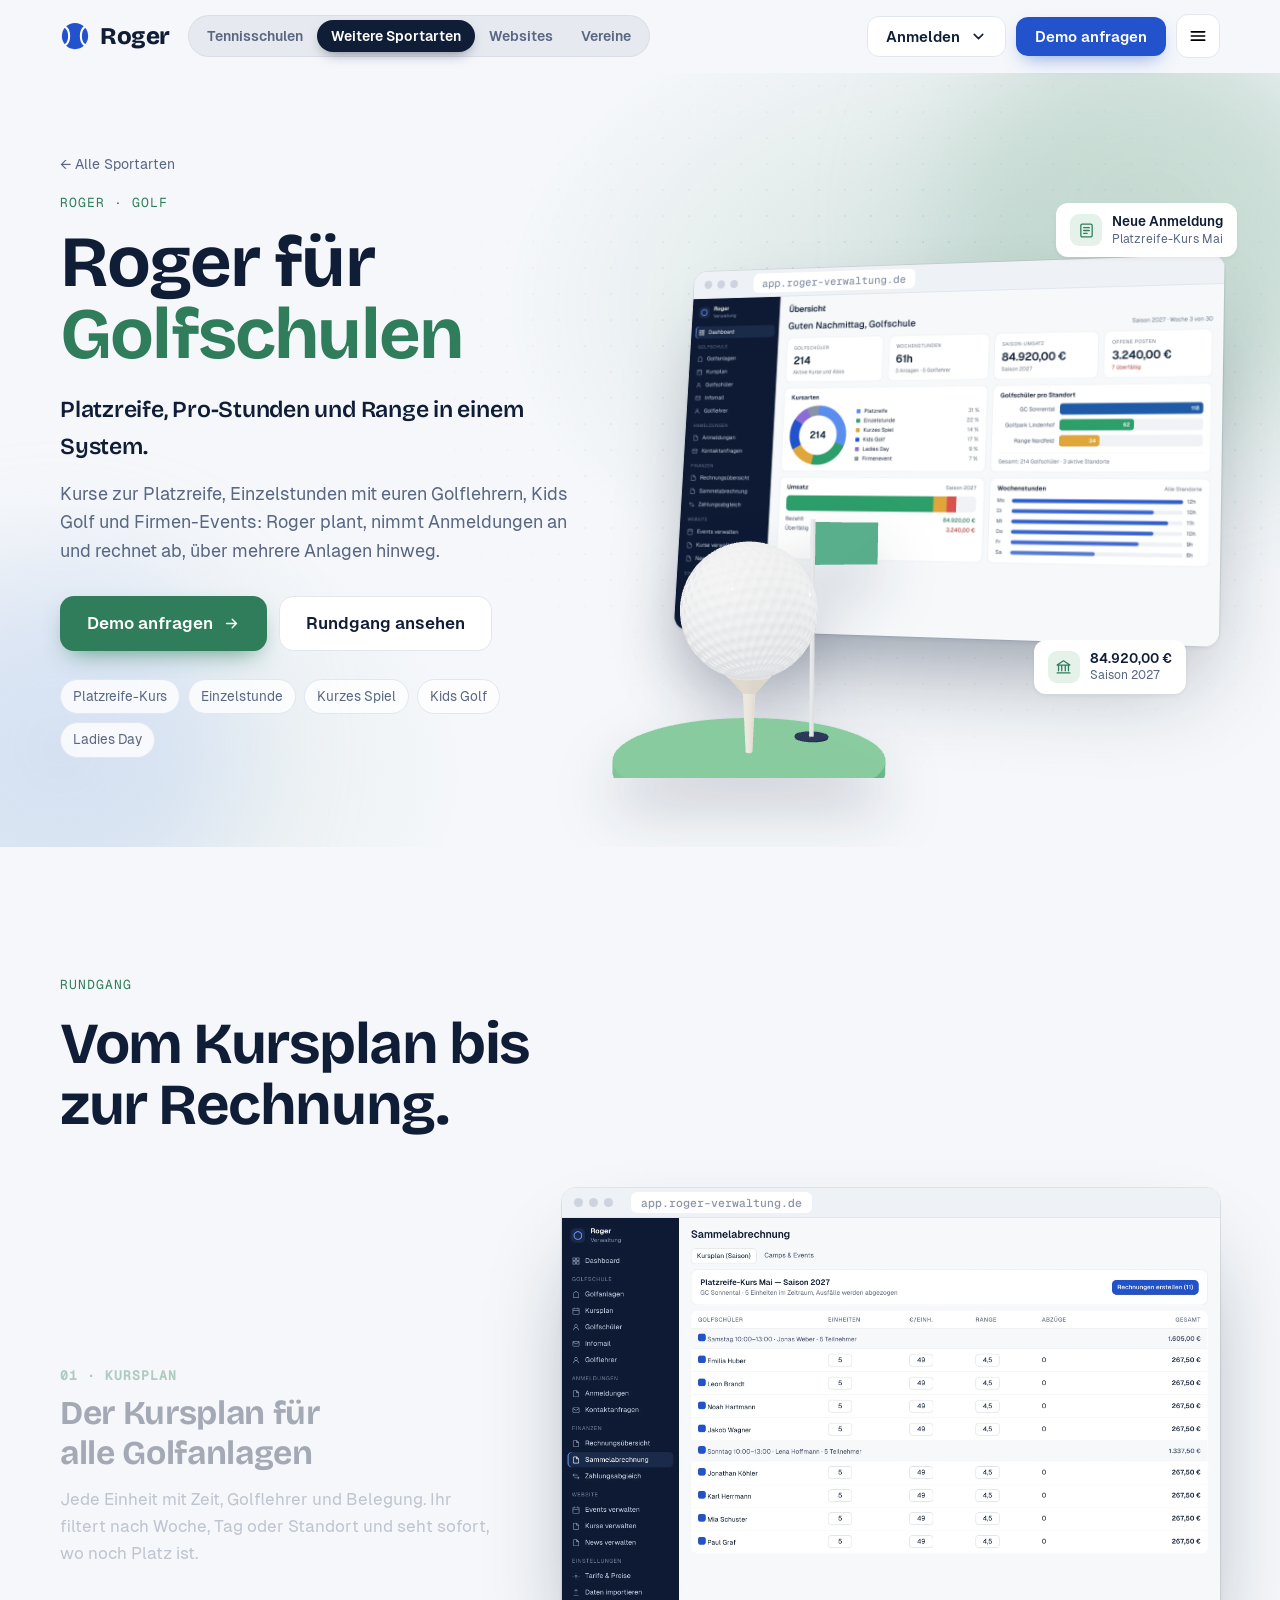
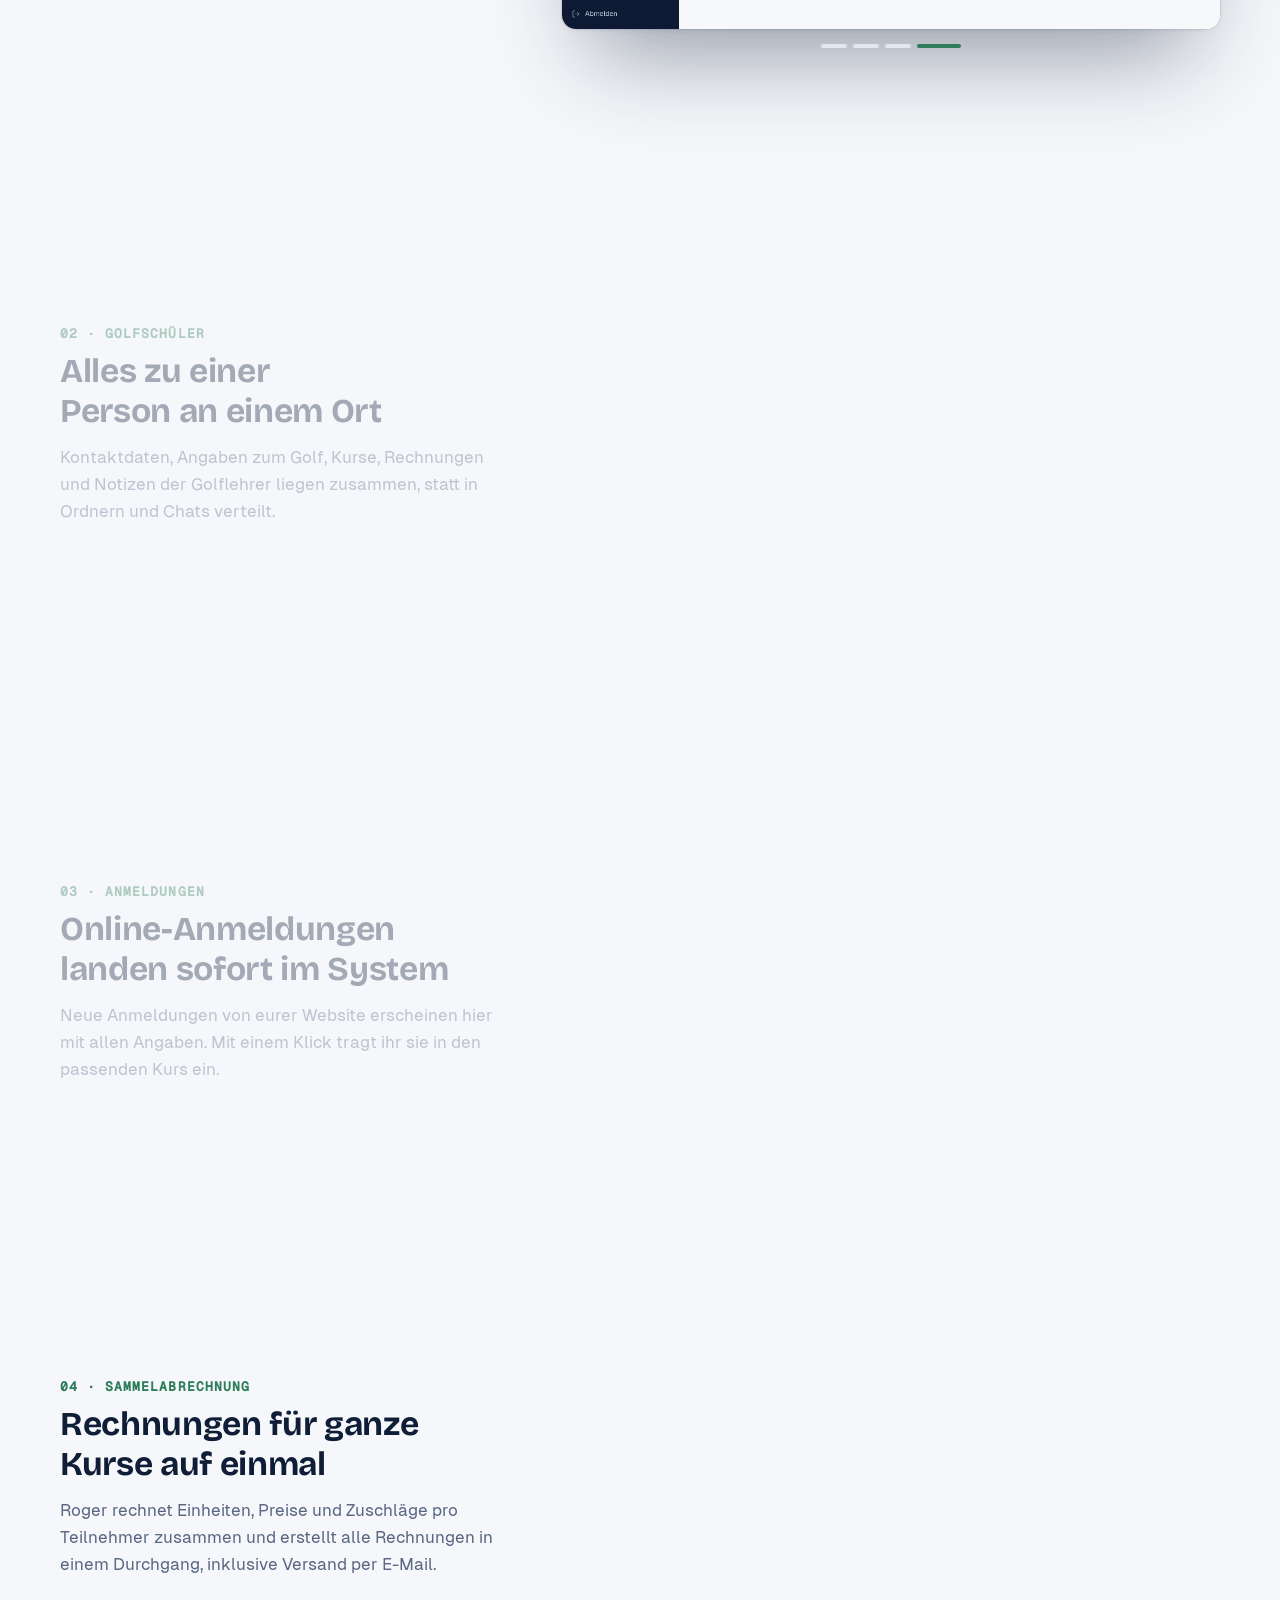
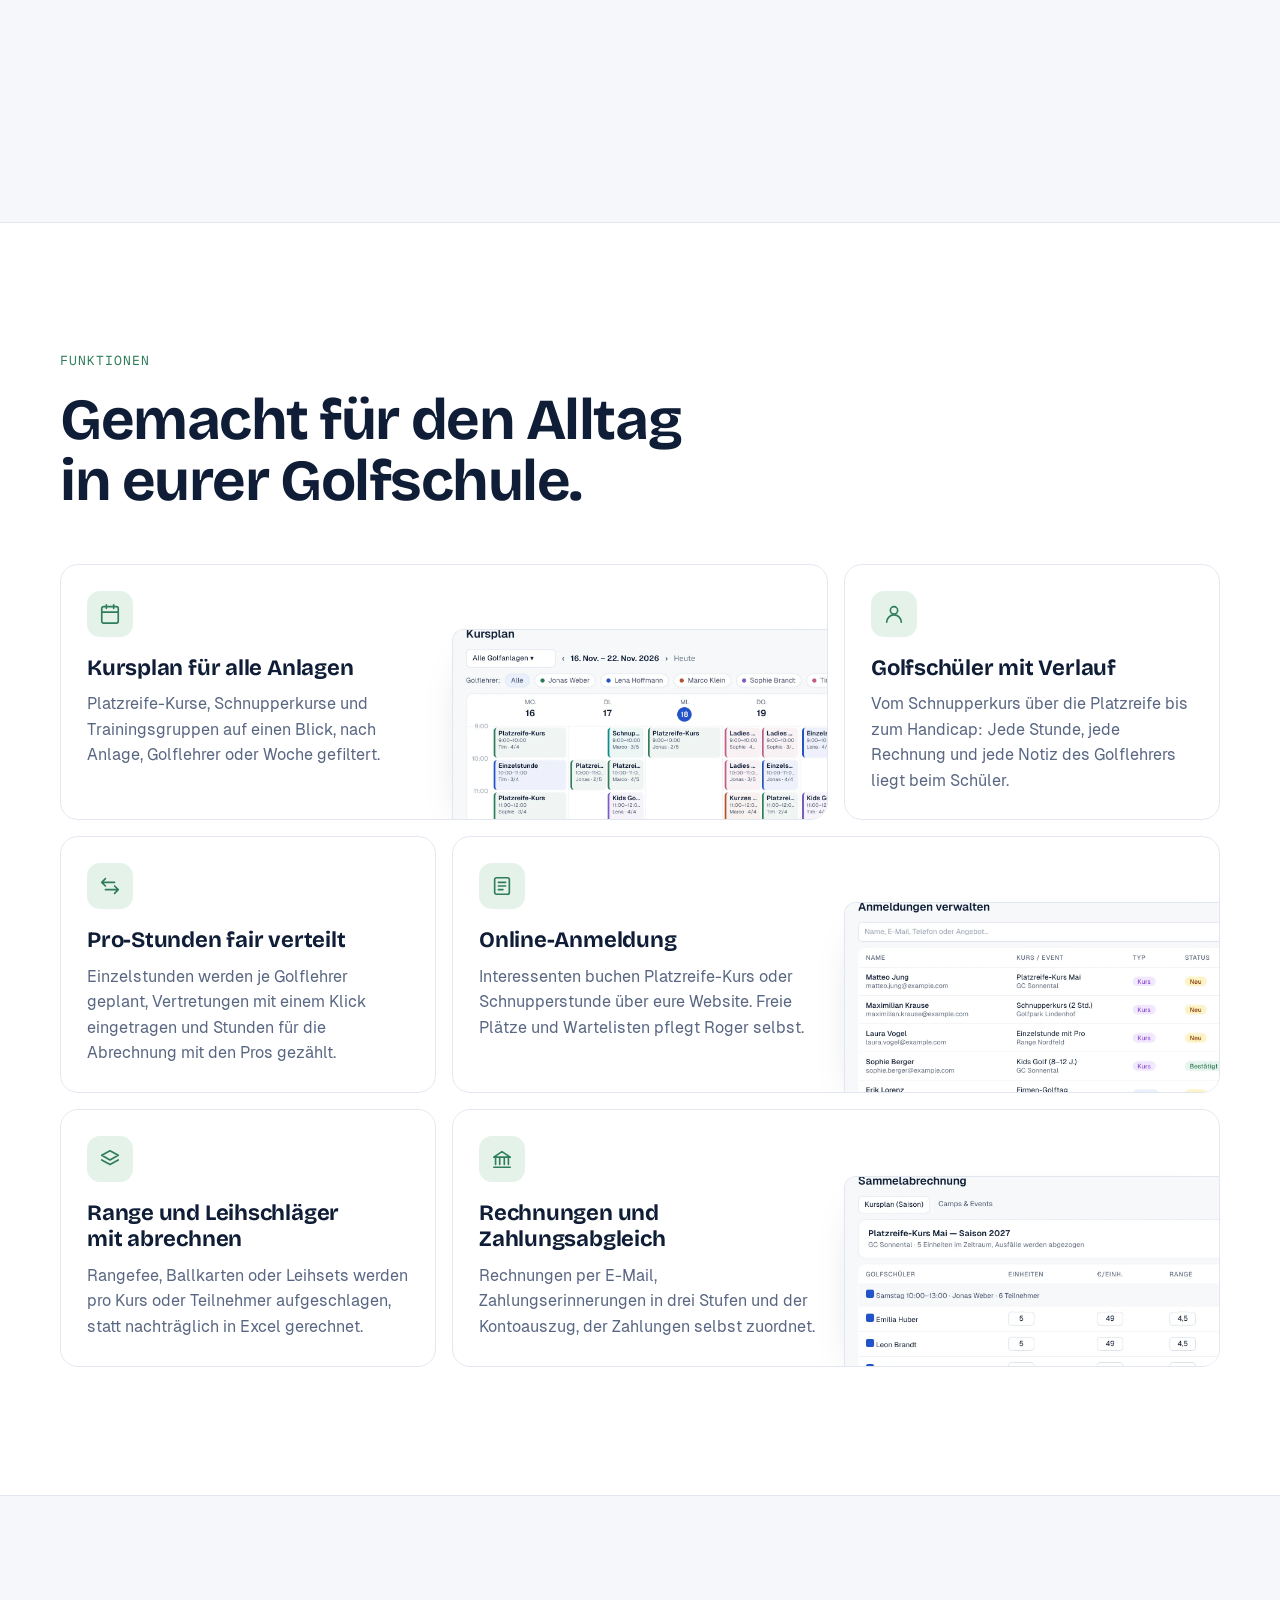
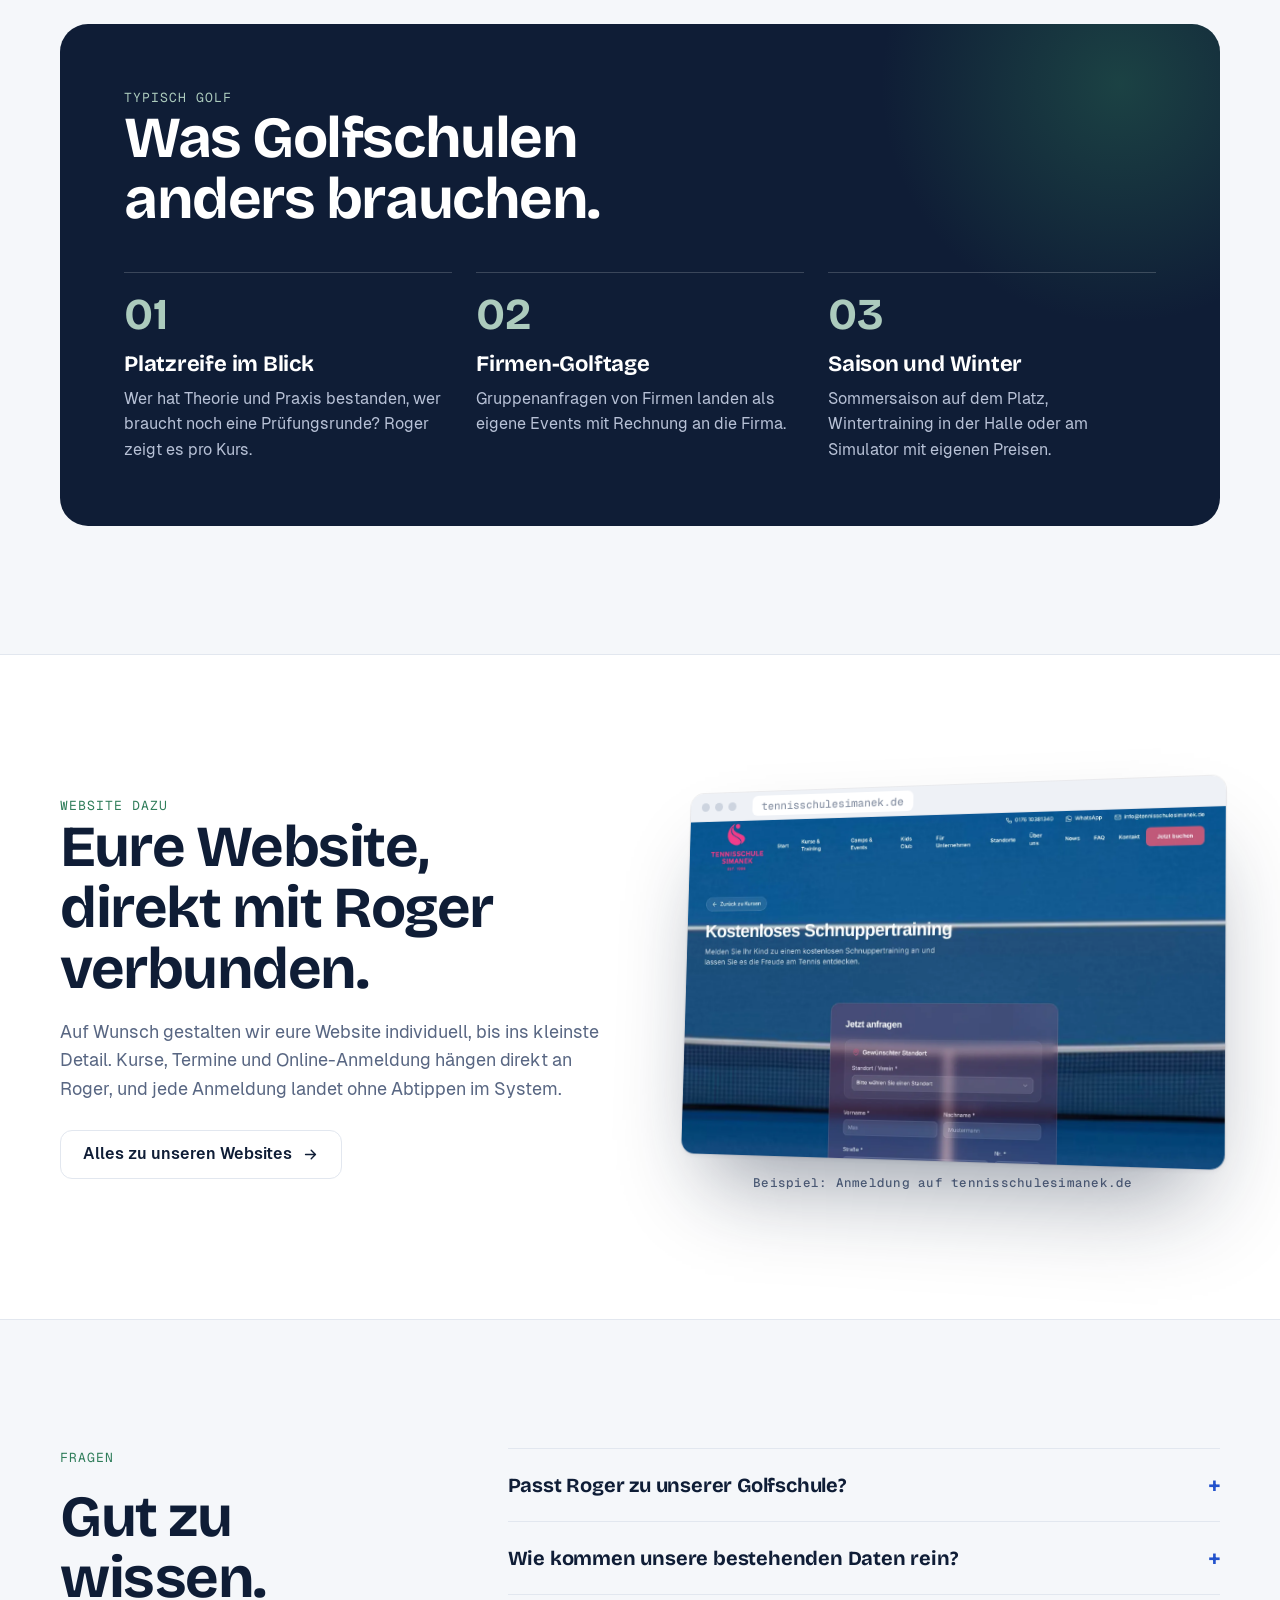
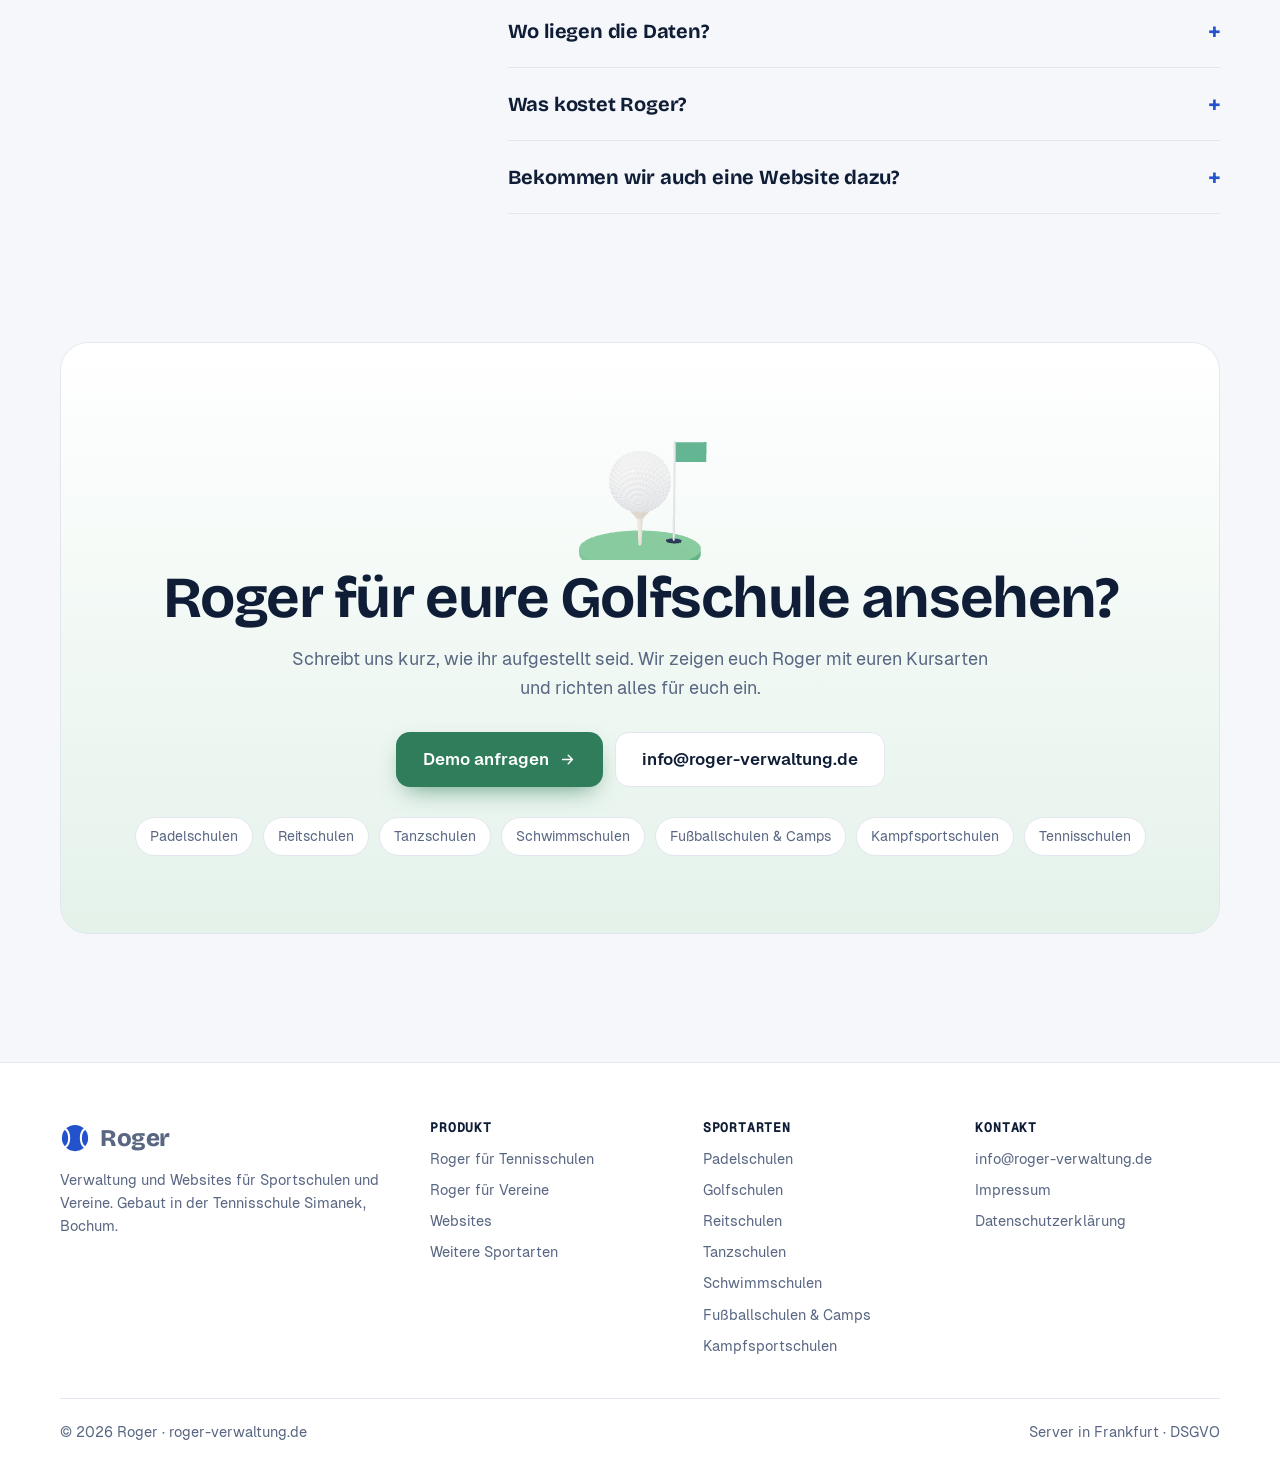
<file: sportarten/golf.html>
<!doctype html>
<html lang="de">
<head>
<meta charset="utf-8">
<meta name="viewport" content="width=device-width, initial-scale=1, viewport-fit=cover">
<link rel="icon" href="/favicon.svg" type="image/svg+xml">
<title>Roger für Golfschulen – Kursplan, Anmeldung und Abrechnung</title>
<meta name="description" content="Kurse zur Platzreife, Einzelstunden mit euren Golflehrern, Kids Golf und Firmen-Events: Roger plant, nimmt Anmeldungen an und rechnet ab, über mehrere Anlagen hinweg.">
<meta property="og:title" content="Roger für Golfschulen – Kursplan, Anmeldung und Abrechnung">
<meta property="og:description" content="Kurse zur Platzreife, Einzelstunden mit euren Golflehrern, Kids Golf und Firmen-Events: Roger plant, nimmt Anmeldungen an und rechnet ab, über mehrere Anlagen hinweg.">
<meta property="og:image" content="https://roger-verwaltung.de/img/sport/golf-dashboard.webp">
<meta property="og:url" content="https://roger-verwaltung.de/sportarten/golf">
<meta name="theme-color" content="#F5F7FA">
<link rel="canonical" href="https://roger-verwaltung.de/sportarten/golf">
<link rel="stylesheet" href="/fonts/fonts.css">
<style>
:root{
  --bg:#F5F7FA; --surface:#FFFFFF; --ink:#0F1D36; --muted:#596783; --rule:#E2E7EF;
  --blue:#2252CC; --blue-2:#3A6BE3; --blue-soft:#EAF0FD; --blue-mid:#C9D8F8;
  --grass:#2E7D58; --grass-soft:#E6F3EC; --grass-mid:#BFE0CD;
  --paper:#FBF8F1;
  --f-display:"Bricolage Grotesque","Helvetica Neue",Arial,sans-serif;
  --f-body:"Geist",system-ui,-apple-system,"Segoe UI",sans-serif;
  --f-mono:"Geist Mono",ui-monospace,SFMono-Regular,Menlo,monospace;
  --f-hand:"Segoe Print","Bradley Hand","Comic Sans MS",cursive;
  --wrap:1200px;
  --shadow:0 1px 2px rgba(15,29,54,.06),0 12px 32px -12px rgba(15,29,54,.18);
  --shadow-lg:0 2px 4px rgba(15,29,54,.05),0 40px 80px -30px rgba(15,29,54,.35);
  --ease:cubic-bezier(.2,.7,.2,1);
  color-scheme:light;
}
*{box-sizing:border-box}
html{scroll-behavior:smooth}
body{margin:0;background:var(--bg);color:var(--ink);font-family:var(--f-body);font-size:17px;line-height:1.6;-webkit-font-smoothing:antialiased;overflow-x:hidden}
body.modal-open{overflow:hidden}
a{color:inherit}
img,video{max-width:100%;height:auto;display:block}
.wrap{max-width:var(--wrap);margin:0 auto;padding-left:max(20px,env(safe-area-inset-left,0px));padding-right:max(20px,env(safe-area-inset-right,0px))}
.label{font-family:var(--f-mono);font-size:13px;letter-spacing:.08em;color:var(--blue);text-transform:uppercase}
h1,h2,h3{font-family:var(--f-display);font-weight:700;letter-spacing:-.025em;line-height:1.05;margin:0;text-wrap:balance}
h2{font-size:clamp(34px,4.6vw,58px)}
h3{font-size:22px;letter-spacing:-.01em;line-height:1.2}
p{margin:0}
.lead{color:var(--muted);font-size:clamp(17px,1.4vw,19px);max-width:60ch}
.btn{display:inline-flex;align-items:center;justify-content:center;gap:10px;font:600 16px/1 var(--f-body);text-decoration:none;border-radius:12px;padding:15px 22px;border:1px solid transparent;cursor:pointer;transition:transform .2s ease,box-shadow .2s ease,background .2s,border-color .2s;white-space:nowrap}
.btn svg{width:17px;height:17px;flex:none}
.btn-primary{background:var(--blue);color:#fff;box-shadow:0 8px 20px -8px rgba(34,82,204,.6)}
.btn-primary:hover{transform:translateY(-2px);box-shadow:0 14px 26px -10px rgba(34,82,204,.7);background:var(--blue-2)}
.btn-ghost{background:var(--surface);border-color:var(--rule);color:var(--ink)}
.btn-ghost:hover{border-color:#C9D2E0;transform:translateY(-1px)}
.btn-lg{padding:18px 26px;font-size:17px;border-radius:14px}
:focus-visible{outline:2px solid var(--blue);outline-offset:3px;border-radius:6px}
section{padding-block:clamp(80px,10vw,130px)}
.sec-head{display:grid;gap:18px;margin-bottom:52px;max-width:780px}
.sec-head.center{margin-inline:auto;text-align:center;justify-items:center}
.band{background:var(--surface);border-block:1px solid var(--rule)}

/* ---------- Navigation ---------- */
.nav{position:sticky;top:0;z-index:50;background:rgba(245,247,250,.8);backdrop-filter:saturate(1.4) blur(14px);-webkit-backdrop-filter:saturate(1.4) blur(14px);border-bottom:1px solid transparent;transition:border-color .3s,background .3s}
.nav.scrolled{border-bottom-color:var(--rule);background:rgba(255,255,255,.86)}
.nav .wrap{display:flex;align-items:center;justify-content:space-between;height:72px;gap:20px}
.brand{display:flex;align-items:center;gap:10px;text-decoration:none;font-family:var(--f-display);font-weight:800;font-size:24px;letter-spacing:-.02em}
.brand svg{width:30px;height:30px}
.nav-left{display:flex;align-items:center;gap:18px;min-width:0}
.pswitch{position:relative;display:flex;padding:4px;border-radius:999px;background:rgba(15,29,54,.06);border:1px solid rgba(15,29,54,.06)}
.pswitch a{position:relative;z-index:1;text-decoration:none;font:600 14px/1 var(--f-body);padding:9px 14px;border-radius:999px;color:var(--muted);transition:color .25s;white-space:nowrap}
.pswitch a[aria-current="page"]{color:#fff}
.pswitch a:not([aria-current]):hover{color:var(--ink)}
.pswitch .thumb{position:absolute;top:4px;bottom:4px;border-radius:999px;background:var(--blue);box-shadow:0 6px 14px -6px rgba(34,82,204,.7);transition:left .45s var(--ease),width .45s var(--ease)}
@media (max-width:640px){.brand .bt{display:none}.pswitch a{padding:9px 11px;font-size:13px}}
@media (max-width:520px){.nav .nav-cta .btn-primary{display:none}}
.nav-links{display:flex;gap:26px;font-size:15px;color:var(--muted);white-space:nowrap}
.nav-links a{text-decoration:none;transition:color .2s}
.nav-links a:hover{color:var(--ink)}
.nav-cta{display:flex;gap:10px;align-items:center}
.login-menu{position:relative}.login-menu>summary{list-style:none}.login-menu>summary::-webkit-details-marker{display:none}
.login-menu[open]>summary svg{transform:rotate(180deg)}
.login-pop{position:absolute;right:0;top:calc(100% + 8px);min-width:250px;background:var(--surface);border:1px solid var(--rule);border-radius:12px;box-shadow:0 18px 40px -18px rgba(15,29,54,.35);padding:6px;z-index:60}
.login-pop a{display:block;padding:10px 12px;border-radius:8px;text-decoration:none;color:var(--ink)}
.login-pop a:hover{background:var(--blue-soft)}.login-pop strong{display:block;font-size:15px}.login-pop span{display:block;font-size:13px;color:var(--muted)}
.nav .btn{padding:11px 18px;font-size:15px}
.burger{display:none;width:44px;height:44px;border-radius:12px;border:1px solid var(--rule);background:var(--surface);cursor:pointer;place-items:center}
.burger svg{width:20px;height:20px}
.mnav{display:none}
@media (max-width:1300px){.nav-links{display:none}.burger{display:grid}}
@media (max-width:560px){.nav .btn-ghost,.nav .login-menu{display:none}.nav .btn-primary{padding:11px 14px}}
.mnav.open{display:grid;position:fixed;inset:72px 0 auto 0;z-index:49;background:#fff;border-bottom:1px solid var(--rule);padding:12px 20px 22px;gap:4px;box-shadow:var(--shadow-lg)}
.mnav a{padding:12px 4px;text-decoration:none;font-weight:500;border-bottom:1px solid var(--rule)}
.faq-grid{display:grid;grid-template-columns:minmax(0,.7fr) minmax(0,1.3fr);gap:clamp(28px,5vw,70px);align-items:start}
.faq details{border-top:1px solid var(--rule);padding-block:20px}
.faq details:last-child{border-bottom:1px solid var(--rule)}
.faq summary{cursor:pointer;list-style:none;display:flex;justify-content:space-between;gap:20px;font-family:var(--f-display);font-weight:700;font-size:20px;letter-spacing:-.01em}
.faq summary::-webkit-details-marker{display:none}
.faq summary::after{content:"+";font-family:var(--f-mono);color:var(--blue);transition:transform .25s}
.faq details[open] summary::after{transform:rotate(45deg)}
.faq details p{margin-top:10px;color:var(--muted);max-width:68ch}
footer{padding-block:56px 34px;color:var(--muted);font-size:14.5px;border-top:1px solid var(--rule);background:var(--surface)}
.foot{display:grid;grid-template-columns:1.4fr 1fr 1fr 1fr;gap:28px}
.foot h4{margin:0 0 12px;font:600 13px var(--f-mono);letter-spacing:.06em;text-transform:uppercase;color:var(--ink)}
.foot nav{display:grid;gap:8px}
.foot a{text-decoration:none}
.foot a:hover{color:var(--ink)}
.foot p{max-width:34ch;margin-top:12px}
.copy{margin-top:40px;padding-top:22px;border-top:1px solid var(--rule);display:flex;justify-content:space-between;gap:16px;flex-wrap:wrap}
@media (max-width:820px){.foot{grid-template-columns:1fr 1fr}}


.pswitch .thumb{background:var(--ink);box-shadow:0 6px 14px -6px rgba(15,29,54,.6)}
.rv{opacity:0;transform:translateY(26px);transition:opacity .8s var(--ease),transform .8s var(--ease)}
.rv.in{opacity:1;transform:none}
@media (prefers-reduced-motion:reduce){.rv{opacity:1;transform:none;transition:none}}
main{overflow-x:clip}
h1,h2,h3{overflow-wrap:break-word;hyphens:manual}
@media (max-width:800px){.faq-grid{grid-template-columns:1fr}}
@media (max-width:480px){h2{font-size:clamp(28px,8.4vw,34px)}}
.cap{font:500 12.5px/1.4 var(--f-mono);color:var(--muted);letter-spacing:.02em;margin-top:14px;text-align:center}
canvas.s3d{display:block;width:100%;height:100%;opacity:0;transition:opacity .9s ease}
canvas.s3d.ready{opacity:1}
.win{border-radius:14px;overflow:hidden;background:#fff;box-shadow:0 2px 4px rgba(15,29,54,.05),0 50px 90px -30px rgba(15,29,54,.45),0 0 0 1px rgba(15,29,54,.07)}
.win .bar{height:30px;background:#EEF1F6;border-bottom:1px solid #E1E6EE;display:flex;align-items:center;gap:6px;padding:0 12px}
.win .bar i{width:9px;height:9px;border-radius:50%;background:#CDD4DF}
.win .bar span{margin-left:12px;font:500 11.5px var(--f-mono);color:#8A94A6;background:#fff;border-radius:6px;padding:3px 10px;white-space:nowrap;overflow:hidden;text-overflow:ellipsis;min-width:0}
.win img{width:100%;height:auto;display:block}
.contact{text-align:center;border:1px solid var(--rule);border-radius:28px;padding:clamp(40px,6vw,80px) 24px;position:relative;overflow:hidden}
.contact .lead{margin:16px auto 0}
.contact .cta-row{display:flex;gap:12px;flex-wrap:wrap;justify-content:center;margin-top:30px}

html{scroll-padding-top:84px}.nav-links{display:none!important}.burger{display:grid!important}.sw-s{display:none}.pswitch:not(:has([aria-current])) .thumb{opacity:0;transition:left .45s var(--ease),width .45s var(--ease),opacity .3s}.pswitch.hov .thumb{opacity:1}@media (max-width:1080px){html{scroll-padding-top:128px}.nav .wrap{flex-wrap:wrap;height:auto!important;padding-top:10px;padding-bottom:10px;row-gap:10px}.nav-left{display:contents!important}.nav .brand{order:1}.nav .brand .bt,.nav .brand>span{display:inline!important}.nav-cta{order:2;margin-left:auto}.nav .wrap::after{content:"";order:3;flex-basis:100%;height:0}.pswitch{order:4;overflow-x:auto;scrollbar-width:none;max-width:100%}.pswitch::-webkit-scrollbar{display:none}.mnav.open{inset:118px 0 auto 0!important}}@media (max-width:600px){.pswitch{flex:1 1 100%;justify-content:space-between}.pswitch a{padding:9px 10px!important;font-size:13px!important;flex:1 1 auto;text-align:center}}@media (min-width:1081px){.mnav.open{left:auto!important;right:max(20px,calc((100vw - 1200px) / 2 + 20px))!important;top:78px!important;width:320px;border:1px solid var(--rule);border-radius:16px}}@media (max-width:440px){.sw-l{display:none}.sw-s{display:inline}.pswitch a{padding:9px 6px!important;font-size:12.5px!important}}

.label{color:var(--ac)}
.shero{position:relative;padding-block:clamp(40px,6vw,80px) clamp(50px,7vw,90px);overflow:hidden;isolation:isolate}
.shero::before{content:"";position:absolute;inset:0;z-index:-3;background:radial-gradient(55% 60% at 78% 30%,color-mix(in srgb,var(--ac) 18%,transparent),transparent 70%),radial-gradient(45% 50% at 5% 90%,color-mix(in srgb,var(--ac) 10%,transparent),transparent 70%)}
.blob{position:absolute;z-index:-2;border-radius:50%;filter:blur(60px);opacity:.5;background:color-mix(in srgb,var(--ac) 40%,#fff);animation:drift 18s ease-in-out infinite alternate}
.blob.b2{background:#C9D8F8;animation-duration:23s;animation-delay:-6s}
@keyframes drift{0%{transform:translate(0,0) scale(1)}50%{transform:translate(60px,-40px) scale(1.15)}100%{transform:translate(-40px,30px) scale(.95)}}
.dots{position:absolute;inset:0;z-index:-2;background-image:radial-gradient(color-mix(in srgb,var(--ac) 35%,transparent) 1.2px,transparent 1.4px);background-size:26px 26px;-webkit-mask:radial-gradient(60% 70% at 75% 40%,#000 0%,transparent 75%);mask:radial-gradient(60% 70% at 75% 40%,#000 0%,transparent 75%);opacity:.5;animation:dotpan 40s linear infinite}
@keyframes dotpan{to{background-position:260px 130px}}
.hgrid{display:grid;grid-template-columns:minmax(0,1fr) minmax(0,1.05fr);gap:clamp(24px,4vw,60px);align-items:center}
.crumb{display:inline-flex;align-items:center;gap:8px;font-size:14px;color:var(--muted);text-decoration:none;margin-bottom:18px}
.crumb:hover{color:var(--ink)}
.hgrid>div:first-child{container-type:inline-size}
.shero h1{font-size:min(72px,calc(100cqw / var(--L) * 1.66));line-height:1;margin-top:12px;overflow-wrap:normal}
.shero h1 em{font-style:normal;color:var(--ac);display:block}
.shero .tag{font-family:var(--f-display);font-weight:600;font-size:clamp(19px,1.8vw,23px);letter-spacing:-.01em;margin-top:22px}
.shero .lead{margin-top:14px}
.cta-row{display:flex;gap:12px;flex-wrap:wrap;margin-top:30px}
.btn-ac{background:var(--ac);color:#fff;box-shadow:0 10px 24px -10px color-mix(in srgb,var(--ac) 80%,transparent)}
.btn-ac:hover{transform:translateY(-2px);filter:brightness(1.08)}
.chips{display:flex;flex-wrap:wrap;gap:8px;margin-top:28px}
.chips span{font-size:13.5px;border:1px solid var(--rule);background:rgba(255,255,255,.8);border-radius:999px;padding:6px 12px;color:var(--muted)}
.hvis{position:relative;aspect-ratio:1/0.92;perspective:1600px}
.hvis>.win{position:absolute;right:0;top:12%;width:100%;transform:rotateY(-16deg) rotateX(8deg);transform-origin:70% 50%;transition:transform 1.2s var(--ease);animation:float 7s ease-in-out infinite}
.hvis:hover>.win{transform:rotateY(-6deg) rotateX(3deg)}
@keyframes float{50%{translate:0 -10px}}
.obj{position:absolute;left:-14%;bottom:-12%;width:62%;aspect-ratio:1;z-index:2;filter:drop-shadow(0 30px 30px rgba(15,29,54,.18))}
.fcard{position:absolute;z-index:3;background:#fff;border-radius:12px;padding:10px 14px;box-shadow:var(--shadow-lg);font-size:13px;display:flex;align-items:center;gap:10px;animation:float 6s ease-in-out infinite;line-height:1.3}
.fcard b{display:block;font-size:13.5px}.fcard small{color:var(--muted);font-size:12px}
.fcard .ico{width:32px;height:32px;border-radius:9px;display:grid;place-items:center;background:var(--acs);color:var(--ac);flex:none}
.fcard .ico svg{width:17px;height:17px}
.fc1{right:-3%;top:2%;animation-delay:-2s}.fc2{right:6%;bottom:4%;animation-delay:-4s}
@media (max-width:980px){.hgrid{grid-template-columns:1fr}.hvis{margin-top:20px}.fc1{right:0}}
@media (max-width:560px){.obj{width:46%;left:-4%;bottom:-4%}.fcard{display:none}}
.peek{padding-top:30px}
.peek .stage{perspective:1800px}
.peek .stage .win{max-width:1080px;margin:0 auto;transform:rotateX(var(--tilt,24deg)) scale(var(--sc,.92));transform-origin:50% 0;will-change:transform}
.tour{display:grid;grid-template-columns:minmax(0,.8fr) minmax(0,1.2fr);gap:clamp(28px,5vw,70px)}
.tstep{min-height:62vh;display:flex;flex-direction:column;justify-content:center;opacity:.35;transition:opacity .5s}
.tstep.on{opacity:1}
.tstep:last-child{min-height:48vh}
.tstep .n{font:600 13px var(--f-mono);color:var(--ac);letter-spacing:.08em}
.tstep h3{font-size:clamp(26px,2.6vw,34px);margin:10px 0 12px}
.tstep p{color:var(--muted);max-width:42ch}
.tstep .mimg{display:none}
.tview{position:sticky;top:calc(50vh - 230px);height:460px;perspective:2000px}
.tview .win{position:absolute;inset:0 0 auto 0;opacity:0;transform:rotateY(18deg) translateX(40px) scale(.94);transition:opacity .7s var(--ease),transform .9s var(--ease)}
.tview .win.on{opacity:1;transform:none}
.tview .win.past{transform:rotateY(-18deg) translateX(-40px) scale(.94)}
.prog{position:absolute;left:0;right:0;bottom:0;display:flex;gap:6px;justify-content:center}
.prog i{width:26px;height:4px;border-radius:4px;background:var(--rule);transition:background .4s,width .4s}
.prog i.on{background:var(--ac);width:44px}
@media (max-width:900px){.tour{grid-template-columns:1fr}.tview{display:none}.tstep{min-height:0;opacity:1;padding-block:26px}.tstep .mimg{display:block;margin-top:18px}}
.bento{display:grid;grid-template-columns:repeat(3,1fr);gap:16px}
.fx{position:relative;background:var(--surface);border:1px solid var(--rule);border-radius:18px;padding:26px;overflow:hidden;transition:opacity .8s var(--ease),transform .25s ease,box-shadow .3s,border-color .3s}
.fx:hover{box-shadow:var(--shadow-lg);border-color:color-mix(in srgb,var(--ac) 30%,var(--rule))}
.fx::after{content:"";position:absolute;inset:0;background:radial-gradient(240px circle at var(--mx,50%) var(--my,0%),color-mix(in srgb,var(--ac) 12%,transparent),transparent 60%);opacity:0;transition:opacity .3s;pointer-events:none}
.fx:hover::after{opacity:1}
.fx .ico{width:46px;height:46px;border-radius:13px;display:grid;place-items:center;background:var(--acs);color:var(--ac);margin-bottom:18px}
.fx .ico svg{width:22px;height:22px}
.fx p{color:var(--muted);margin-top:10px;font-size:16px}
.fx:nth-child(1),.fx:nth-child(4),.fx:nth-child(6){grid-column:span 2}
.fx.wide{display:grid;grid-template-columns:minmax(0,1fr) minmax(0,1.1fr);gap:24px;padding-right:0;padding-bottom:0}
.fx.wide>div:first-child{padding-bottom:26px}
.fx .crop{position:relative;align-self:end;height:190px;overflow:hidden;border-radius:12px 0 0 0;border:1px solid var(--rule);border-right:0;border-bottom:0;background:#fff;box-shadow:0 20px 40px -24px rgba(15,29,54,.35);transition:transform .5s var(--ease)}
.fx .crop img{width:720px;max-width:none;height:auto;margin:-14px 0 0 -128px}
.fx.wide:hover .crop{transform:translateY(-6px)}
@media (max-width:900px){.bento{grid-template-columns:1fr 1fr}.fx:nth-child(1),.fx:nth-child(4),.fx:nth-child(6){grid-column:1/-1}}
@media (max-width:620px){.fx.wide{grid-template-columns:1fr;padding-left:26px}.fx .crop{height:150px;margin-left:0}}
@media (max-width:620px){.bento{grid-template-columns:1fr}}
.spec{background:var(--ink);color:#fff;border-radius:28px;padding:clamp(34px,5vw,64px);position:relative;overflow:hidden}
.spec::before{content:"";position:absolute;width:520px;height:520px;right:-160px;top:-200px;border-radius:50%;background:radial-gradient(circle,color-mix(in srgb,var(--ac) 70%,transparent),transparent 65%);opacity:.55;animation:drift 16s ease-in-out infinite alternate}
.spec h2{color:#fff;max-width:18ch;position:relative}
.spec .label{color:color-mix(in srgb,var(--ac) 40%,#fff);position:relative}
.sp3{display:grid;grid-template-columns:repeat(3,1fr);gap:24px;margin-top:42px;position:relative}
.sp3 div{border-top:1px solid rgba(255,255,255,.18);padding-top:20px}
.sp3 b{display:block;font:700 44px/1 var(--f-display);color:color-mix(in srgb,var(--ac) 40%,#fff);margin-bottom:14px}
.sp3 h3{color:#fff}.sp3 p{color:#B7C1D6;margin-top:8px;font-size:16px}
@media (max-width:800px){.sp3{grid-template-columns:1fr}}
@media (max-width:480px){.spec h2,.contact h2{font-size:26px}.spec{padding:30px 22px}}
.webx{display:grid;grid-template-columns:1fr 1fr;gap:clamp(24px,4vw,60px);align-items:center}
.webx .stackimg{perspective:1400px}
.webx .stackimg .win img{aspect-ratio:16/10;object-fit:cover;object-position:50% 0}
.webx .stackimg .win{transform:rotateY(-14deg) rotateX(4deg);transition:transform .9s var(--ease)}
.webx .stackimg:hover .win{transform:none}
@media (max-width:900px){.webx{grid-template-columns:1fr}}
.more{display:flex;gap:12px;flex-wrap:wrap;margin-top:26px}
.contact{background:linear-gradient(180deg,var(--surface),var(--acs))}
.contact .cobj{width:150px;height:150px;margin:-10px auto 8px}
.others{display:flex;flex-wrap:wrap;gap:10px;justify-content:center;margin-top:30px}
.others a{font-size:14px;text-decoration:none;border:1px solid var(--rule);background:#fff;border-radius:999px;padding:7px 14px;color:var(--muted);transition:color .2s,border-color .2s}
.others a:hover{color:var(--ink);border-color:#C9D2E0}
:root{--ac:#2F7D5A;--acs:#E4F2EA}
</style>
</head>
<body>
<header class="nav" id="nav">
  <div class="wrap">
    <div class="nav-left">
      <a class="brand" href="/" aria-label="Roger – Übersicht aller Produkte"><svg viewBox="0 0 32 32" aria-hidden="true"><circle cx="16" cy="16" r="14" fill="#2252CC"/><path d="M6 6.5c5 4 5 15 0 19M26 6.5c-5 4-5 15 0 19" fill="none" stroke="#fff" stroke-width="2.2" stroke-linecap="round"/></svg><span class="bt">Roger</span></a>
      <nav class="pswitch" aria-label="Produkt wählen"><a href="/tennisschulen"><span class="sw-l">Tennisschulen</span><span class="sw-s">Tennis</span></a><a href="/sportarten" aria-current="page">Weitere Sportarten</a><a href="/websites">Websites</a><a href="/vereine">Vereine</a><i class="thumb" aria-hidden="true"></i></nav>
    </div>
    <nav class="nav-links" aria-label="Abschnitte"><a href="#rundgang">Rundgang</a><a href="#funktionen">Funktionen</a><a href="#fragen">Fragen</a></nav>
    <div class="nav-cta">
      <details class="login-menu">
        <summary class="btn btn-ghost">Anmelden <svg viewBox="0 0 24 24" width="14" height="14" fill="none" stroke="currentColor" stroke-width="2.2" stroke-linecap="round" aria-hidden="true"><path d="m6 9 6 6 6-6"/></svg></summary>
        <div class="login-pop" role="menu">
          <a role="menuitem" href="https://app.roger-verwaltung.de"><strong>Schule</strong><span>Kursplan, Kunden, Abrechnung</span></a>
          <a role="menuitem" href="https://verein.roger-verwaltung.de"><strong>Verein</strong><span>Mitglieder, Beiträge, SEPA</span></a>
        </div>
      </details>
      <a class="btn btn-primary" href="#kontakt">Demo anfragen</a>
      <button class="burger" type="button" id="burger" aria-label="Menü öffnen" aria-expanded="false" aria-controls="mnav"><svg viewBox="0 0 24 24" fill="none" stroke="currentColor" stroke-width="2" stroke-linecap="round"><path d="M4 7h16M4 12h16M4 17h16"/></svg></button>
    </div>
  </div>
</header>
<nav class="mnav" id="mnav" aria-label="Menü"><a href="#rundgang">Rundgang</a><a href="#funktionen">Funktionen</a><a href="#fragen">Fragen</a><a href="#kontakt">Demo anfragen</a><a href="/tennisschulen">Roger für Tennisschulen</a><a href="/vereine">Roger für Vereine</a><a href="/websites">Websites</a><a href="/sportarten">Alle Sportarten</a><a href="https://app.roger-verwaltung.de">Anmelden Schule</a><a href="https://verein.roger-verwaltung.de">Anmelden Verein</a></nav>
<main>
<section class="shero" aria-labelledby="h">
  <div class="dots" aria-hidden="true"></div>
  <div class="blob" style="width:420px;height:420px;right:-80px;top:-60px" aria-hidden="true"></div>
  <div class="blob b2" style="width:360px;height:360px;left:-120px;bottom:-80px" aria-hidden="true"></div>
  <div class="wrap hgrid">
    <div>
      <a class="crumb" href="/sportarten">← Alle Sportarten</a>
      <p class="label">Roger · Golf</p>
      <h1 id="h" style="--L:11">Roger für <em>Golfschulen</em></h1>
      <p class="tag">Platzreife, Pro-Stunden und Range in einem System.</p>
      <p class="lead">Kurse zur Platzreife, Einzelstunden mit euren Golflehrern, Kids Golf und Firmen-Events: Roger plant, nimmt Anmeldungen an und rechnet ab, über mehrere Anlagen hinweg.</p>
      <div class="cta-row"><a class="btn btn-ac btn-lg" href="mailto:info@roger-verwaltung.de?subject=Roger%20für%20unsere%20Golfschule">Demo anfragen <svg viewBox="0 0 24 24" fill="none" stroke="currentColor" stroke-width="2" stroke-linecap="round" stroke-linejoin="round" aria-hidden="true"><path d="M5 12h14M13 6l6 6-6 6"/></svg></a><a class="btn btn-ghost btn-lg" href="#rundgang">Rundgang ansehen</a></div>
      <div class="chips"><span>Platzreife-Kurs</span><span>Einzelstunde</span><span>Kurzes Spiel</span><span>Kids Golf</span><span>Ladies Day</span></div>
    </div>
    <div class="hvis">
      <div class="win"><div class="bar"><i></i><i></i><i></i><span>app.roger-verwaltung.de</span></div><img src="/img/sport/golf-dashboard.webp" alt="Dashboard von Roger für Golfschulen" width="1200" height="750" decoding="async"></div>
      <div class="obj"><canvas class="s3d" data-kind="golf" data-ac="#2F7D5A" data-dist="4.6" aria-hidden="true"></canvas></div>
      <div class="fcard fc1"><span class="ico"><svg viewBox="0 0 24 24" fill="none" stroke="currentColor" stroke-width="1.8" stroke-linecap="round" stroke-linejoin="round" aria-hidden="true"><rect x="4" y="3" width="16" height="18" rx="2"/><path d="M8 8h8M8 12h8M8 16h5"/></svg></span><div><b>Neue Anmeldung</b><small>Platzreife-Kurs Mai</small></div></div>
      <div class="fcard fc2"><span class="ico"><svg viewBox="0 0 24 24" fill="none" stroke="currentColor" stroke-width="1.8" stroke-linecap="round" stroke-linejoin="round" aria-hidden="true"><path d="M3 10h18L12 4zM5 10v8M9.5 10v8M14.5 10v8M19 10v8M3 21h18"/></svg></span><div><b>84.920,00 €</b><small>Saison 2027</small></div></div>
    </div>
  </div>
</section>

<section id="rundgang" aria-labelledby="tour-h">
  <div class="wrap">
    <div class="sec-head"><p class="label">Rundgang</p><h2 id="tour-h">Vom Kursplan bis zur Rechnung.</h2></div>
    <div class="tour">
      <div class="tsteps"><div class="tstep" data-i="0"><span class="n">01 · KURSPLAN</span><h3>Der Kursplan für alle Golfanlagen</h3><p>Jede Einheit mit Zeit, Golflehrer und Belegung. Ihr filtert nach Woche, Tag oder Standort und seht sofort, wo noch Platz ist.</p><div class="mimg"><div class="win"><div class="bar"><i></i><i></i><i></i><span>app.roger-verwaltung.de</span></div><img src="/img/sport/golf-plan.webp" alt="Kursplan in Roger" width="1200" height="750" loading="lazy" decoding="async"></div><p class="cap">Beispielansicht mit erfundenen Daten</p></div></div><div class="tstep" data-i="1"><span class="n">02 · GOLFSCHÜLER</span><h3>Alles zu einer Person an einem Ort</h3><p>Kontaktdaten, Angaben zum Golf, Kurse, Rechnungen und Notizen der Golflehrer liegen zusammen, statt in Ordnern und Chats verteilt.</p><div class="mimg"><div class="win"><div class="bar"><i></i><i></i><i></i><span>app.roger-verwaltung.de</span></div><img src="/img/sport/golf-akte.webp" alt="Golfschüler in Roger" width="1200" height="750" loading="lazy" decoding="async"></div><p class="cap">Beispielansicht mit erfundenen Daten</p></div></div><div class="tstep" data-i="2"><span class="n">03 · ANMELDUNGEN</span><h3>Online-Anmeldungen landen sofort im System</h3><p>Neue Anmeldungen von eurer Website erscheinen hier mit allen Angaben. Mit einem Klick tragt ihr sie in den passenden Kurs ein.</p><div class="mimg"><div class="win"><div class="bar"><i></i><i></i><i></i><span>app.roger-verwaltung.de</span></div><img src="/img/sport/golf-anmeldungen.webp" alt="Anmeldungen in Roger" width="1200" height="750" loading="lazy" decoding="async"></div><p class="cap">Beispielansicht mit erfundenen Daten</p></div></div><div class="tstep" data-i="3"><span class="n">04 · SAMMELABRECHNUNG</span><h3>Rechnungen für ganze Kurse auf einmal</h3><p>Roger rechnet Einheiten, Preise und Zuschläge pro Teilnehmer zusammen und erstellt alle Rechnungen in einem Durchgang, inklusive Versand per E-Mail.</p><div class="mimg"><div class="win"><div class="bar"><i></i><i></i><i></i><span>app.roger-verwaltung.de</span></div><img src="/img/sport/golf-abrechnung.webp" alt="Sammelabrechnung in Roger" width="1200" height="750" loading="lazy" decoding="async"></div><p class="cap">Beispielansicht mit erfundenen Daten</p></div></div></div>
      <div><div class="tview" id="tview"><div class="win on"><div class="bar"><i></i><i></i><i></i><span>app.roger-verwaltung.de</span></div><img src="/img/sport/golf-plan.webp" alt="Kursplan in Roger" width="1200" height="750" loading="lazy" decoding="async"></div><div class="win"><div class="bar"><i></i><i></i><i></i><span>app.roger-verwaltung.de</span></div><img src="/img/sport/golf-akte.webp" alt="Golfschüler in Roger" width="1200" height="750" loading="lazy" decoding="async"></div><div class="win"><div class="bar"><i></i><i></i><i></i><span>app.roger-verwaltung.de</span></div><img src="/img/sport/golf-anmeldungen.webp" alt="Anmeldungen in Roger" width="1200" height="750" loading="lazy" decoding="async"></div><div class="win"><div class="bar"><i></i><i></i><i></i><span>app.roger-verwaltung.de</span></div><img src="/img/sport/golf-abrechnung.webp" alt="Sammelabrechnung in Roger" width="1200" height="750" loading="lazy" decoding="async"></div><div class="prog"><i class="on"></i><i class=""></i><i class=""></i><i class=""></i></div></div></div>
    </div>
  </div>
</section>

<section class="band" id="funktionen" aria-labelledby="f-h">
  <div class="wrap">
    <div class="sec-head"><p class="label">Funktionen</p><h2 id="f-h">Gemacht für den Alltag in eurer Golfschule.</h2></div>
    <div class="bento"><article class="fx wide rv" style="transition-delay:0ms"><div><div class="ico"><svg viewBox="0 0 24 24" fill="none" stroke="currentColor" stroke-width="1.8" stroke-linecap="round" stroke-linejoin="round" aria-hidden="true"><rect x="3" y="4" width="18" height="18" rx="2"/><path d="M16 2v4M8 2v4M3 10h18"/></svg></div><h3>Kursplan für alle Anlagen</h3><p>Platzreife-Kurse, Schnupperkurse und Trainingsgruppen auf einen Blick, nach Anlage, Golflehrer oder Woche gefiltert.</p></div><div class="crop" aria-hidden="true"><img src="/img/sport/golf-plan.webp" alt="" loading="lazy" width="1200" height="750"></div></article><article class="fx rv" style="transition-delay:70ms"><div class="ico"><svg viewBox="0 0 24 24" fill="none" stroke="currentColor" stroke-width="1.8" stroke-linecap="round" stroke-linejoin="round" aria-hidden="true"><circle cx="12" cy="8" r="4"/><path d="M4 21a8 8 0 0 1 16 0"/></svg></div><h3>Golfschüler mit Verlauf</h3><p>Vom Schnupperkurs über die Platzreife bis zum Handicap: Jede Stunde, jede Rechnung und jede Notiz des Golflehrers liegt beim Schüler.</p></article><article class="fx rv" style="transition-delay:140ms"><div class="ico"><svg viewBox="0 0 24 24" fill="none" stroke="currentColor" stroke-width="1.8" stroke-linecap="round" stroke-linejoin="round" aria-hidden="true"><path d="M7 4 3 8l4 4M3 8h14M17 20l4-4-4-4M21 16H7"/></svg></div><h3>Pro-Stunden fair verteilt</h3><p>Einzelstunden werden je Golflehrer geplant, Vertretungen mit einem Klick eingetragen und Stunden für die Abrechnung mit den Pros gezählt.</p></article><article class="fx wide rv" style="transition-delay:210ms"><div><div class="ico"><svg viewBox="0 0 24 24" fill="none" stroke="currentColor" stroke-width="1.8" stroke-linecap="round" stroke-linejoin="round" aria-hidden="true"><rect x="4" y="3" width="16" height="18" rx="2"/><path d="M8 8h8M8 12h8M8 16h5"/></svg></div><h3>Online-Anmeldung</h3><p>Interessenten buchen Platzreife-Kurs oder Schnupperstunde über eure Website. Freie Plätze und Wartelisten pflegt Roger selbst.</p></div><div class="crop" aria-hidden="true"><img src="/img/sport/golf-anmeldungen.webp" alt="" loading="lazy" width="1200" height="750"></div></article><article class="fx rv" style="transition-delay:280ms"><div class="ico"><svg viewBox="0 0 24 24" fill="none" stroke="currentColor" stroke-width="1.8" stroke-linecap="round" stroke-linejoin="round" aria-hidden="true"><path d="m12 3 9 5-9 5-9-5z"/><path d="m3 13 9 5 9-5"/></svg></div><h3>Range und Leihschläger mit abrechnen</h3><p>Rangefee, Ballkarten oder Leihsets werden pro Kurs oder Teilnehmer aufgeschlagen, statt nachträglich in Excel gerechnet.</p></article><article class="fx wide rv" style="transition-delay:350ms"><div><div class="ico"><svg viewBox="0 0 24 24" fill="none" stroke="currentColor" stroke-width="1.8" stroke-linecap="round" stroke-linejoin="round" aria-hidden="true"><path d="M3 10h18L12 4zM5 10v8M9.5 10v8M14.5 10v8M19 10v8M3 21h18"/></svg></div><h3>Rechnungen und Zahlungsabgleich</h3><p>Rechnungen per E-Mail, Zahlungserinnerungen in drei Stufen und der Kontoauszug, der Zahlungen selbst zuordnet.</p></div><div class="crop" aria-hidden="true"><img src="/img/sport/golf-abrechnung.webp" alt="" loading="lazy" width="1200" height="750"></div></article></div>
  </div>
</section>

<section aria-labelledby="sp-h">
  <div class="wrap">
    <div class="spec"><p class="label">Typisch Golf</p><h2 id="sp-h">Was Golfschulen anders brauchen.</h2><div class="sp3"><div class="rv" style="transition-delay:0ms"><b>01</b><h3>Platzreife im Blick</h3><p>Wer hat Theorie und Praxis bestanden, wer braucht noch eine Prüfungsrunde? Roger zeigt es pro Kurs.</p></div><div class="rv" style="transition-delay:90ms"><b>02</b><h3>Firmen-Golftage</h3><p>Gruppenanfragen von Firmen landen als eigene Events mit Rechnung an die Firma.</p></div><div class="rv" style="transition-delay:180ms"><b>03</b><h3>Saison und Winter</h3><p>Sommersaison auf dem Platz, Wintertraining in der Halle oder am Simulator mit eigenen Preisen.</p></div></div></div>
  </div>
</section>

<section class="band" aria-labelledby="w-h">
  <div class="wrap webx">
    <div class="rv"><p class="label">Website dazu</p><h2 id="w-h">Eure Website, direkt mit Roger verbunden.</h2><p class="lead" style="margin-top:18px">Auf Wunsch gestalten wir eure Website individuell, bis ins kleinste Detail. Kurse, Termine und Online-Anmeldung hängen direkt an Roger, und jede Anmeldung landet ohne Abtippen im System.</p><div class="more"><a class="btn btn-ghost" href="/websites">Alles zu unseren Websites <svg viewBox="0 0 24 24" fill="none" stroke="currentColor" stroke-width="2" stroke-linecap="round" stroke-linejoin="round" aria-hidden="true"><path d="M5 12h14M13 6l6 6-6 6"/></svg></a></div></div>
    <div class="stackimg rv"><div class="win"><div class="bar"><i></i><i></i><i></i><span>tennisschulesimanek.de</span></div><img src="/img/web-anmeldung.webp" alt="Anmeldeformular auf tennisschulesimanek.de" width="1200" height="750" loading="lazy" decoding="async"></div><p class="cap">Beispiel: Anmeldung auf tennisschulesimanek.de</p></div>
  </div>
</section>

<section id="fragen" aria-labelledby="q-h">
  <div class="wrap faq-grid">
    <div class="sec-head"><p class="label">Fragen</p><h2 id="q-h">Gut zu wissen.</h2></div>
    <div class="faq"><details><summary>Passt Roger zu unserer Golfschule?</summary><p>Begriffe, Felder und Abläufe sind auf Golfschulen eingestellt: Golfschüler, Golflehrer, Golfanlagen und eure Kursarten. Was ihr anders nennt oder zusätzlich braucht, stellen wir beim Einrichten für euch ein.</p></details><details><summary>Wie kommen unsere bestehenden Daten rein?</summary><p>Ihr schickt uns eure Listen, zum Beispiel aus Excel oder eurem bisherigen Programm. Wir übernehmen Kunden, Kurse und Preise und prüfen das Ergebnis gemeinsam mit euch, bevor ihr loslegt.</p></details><details><summary>Wo liegen die Daten?</summary><p>Auf Servern in Frankfurt am Main. Wir schließen mit euch einen Vertrag zur Auftragsverarbeitung nach DSGVO, und jede Person im Team sieht nur, was sie für ihre Arbeit braucht.</p></details><details><summary>Was kostet Roger?</summary><p>Der Preis richtet sich nach Größe und Umfang eurer Golfschule, zum Beispiel nach Standorten und Zahl der Golflehrer. Schreibt uns kurz, wie ihr aufgestellt seid, dann bekommt ihr ein konkretes Angebot.</p></details><details><summary>Bekommen wir auch eine Website dazu?</summary><p>Wenn ihr wollt, ja. Wir gestalten eure Website individuell, und jede Anmeldung, die dort eingeht, landet direkt in Roger.</p></details></div>
  </div>
</section>

<section id="kontakt" style="padding-top:0" aria-labelledby="c-h">
  <div class="wrap">
    <div class="contact rv">
      <div class="cobj"><canvas class="s3d" data-kind="golf" data-ac="#2F7D5A" data-dist="4.4" aria-hidden="true"></canvas></div>
      <h2 id="c-h">Roger für eure Golfschule ansehen?</h2>
      <p class="lead">Schreibt uns kurz, wie ihr aufgestellt seid. Wir zeigen euch Roger mit euren Kursarten und richten alles für euch ein.</p>
      <div class="cta-row"><a class="btn btn-ac btn-lg" href="mailto:info@roger-verwaltung.de?subject=Roger%20für%20unsere%20Golfschule">Demo anfragen <svg viewBox="0 0 24 24" fill="none" stroke="currentColor" stroke-width="2" stroke-linecap="round" stroke-linejoin="round" aria-hidden="true"><path d="M5 12h14M13 6l6 6-6 6"/></svg></a><a class="btn btn-ghost btn-lg" href="mailto:info@roger-verwaltung.de">info@roger-verwaltung.de</a></div>
      <div class="others"><a href="/sportarten/padel">Padelschulen</a><a href="/sportarten/reiten">Reitschulen</a><a href="/sportarten/tanz">Tanzschulen</a><a href="/sportarten/schwimmen">Schwimmschulen</a><a href="/sportarten/fussball">Fußballschulen &amp; Camps</a><a href="/sportarten/kampfsport">Kampfsportschulen</a><a href="/tennisschulen">Tennisschulen</a></div>
    </div>
  </div>
</section>
</main>
<footer>
  <div class="wrap">
    <div class="foot">
      <div><a class="brand" href="/"><svg viewBox="0 0 32 32" aria-hidden="true"><circle cx="16" cy="16" r="14" fill="#2252CC"/><path d="M6 6.5c5 4 5 15 0 19M26 6.5c-5 4-5 15 0 19" fill="none" stroke="#fff" stroke-width="2.2" stroke-linecap="round"/></svg>Roger</a><p>Verwaltung und Websites für Sportschulen und Vereine. Gebaut in der Tennisschule Simanek, Bochum.</p></div>
      <div><h4>Produkt</h4><nav><a href="/tennisschulen">Roger für Tennisschulen</a><a href="/vereine">Roger für Vereine</a><a href="/websites">Websites</a><a href="/sportarten">Weitere Sportarten</a></nav></div>
      <div><h4>Sportarten</h4><nav><a href="/sportarten/padel">Padelschulen</a><a href="/sportarten/golf">Golfschulen</a><a href="/sportarten/reiten">Reitschulen</a><a href="/sportarten/tanz">Tanzschulen</a><a href="/sportarten/schwimmen">Schwimmschulen</a><a href="/sportarten/fussball">Fußballschulen &amp; Camps</a><a href="/sportarten/kampfsport">Kampfsportschulen</a></nav></div>
      <div><h4>Kontakt</h4><nav><a href="mailto:info@roger-verwaltung.de">info@roger-verwaltung.de</a><a href="/impressum.html">Impressum</a><a href="/datenschutz.html">Datenschutzerklärung</a></nav></div>
    </div>
    <div class="copy"><span>© 2026 Roger · roger-verwaltung.de</span><span>Server in Frankfurt · DSGVO</span></div>
  </div>
</footer>
<script>
(() => {
  const nav = document.getElementById('nav');
  addEventListener('scroll', () => nav.classList.toggle('scrolled', scrollY > 10), { passive: true });
  const burger = document.getElementById('burger'), mnav = document.getElementById('mnav');
  burger.addEventListener('click', () => { const o = mnav.classList.toggle('open'); burger.setAttribute('aria-expanded', o); });
  mnav.querySelectorAll('a').forEach((a) => a.addEventListener('click', () => { mnav.classList.remove('open'); burger.setAttribute('aria-expanded', 'false'); }));
  document.addEventListener('click', (ev) => { const m = document.querySelector('.login-menu'); if (m && m.open && !m.contains(ev.target)) m.open = false; });
  const sw = document.querySelector('.pswitch');
  if (sw) { const thumb = sw.querySelector('.thumb'), cur = sw.querySelector('[aria-current]');
    const place = (el) => { thumb.style.left = el.offsetLeft + 'px'; thumb.style.width = el.offsetWidth + 'px'; };
    const settle = () => { if (cur) place(cur); sw.classList.remove('hov'); }; settle(); addEventListener('resize', settle); document.fonts && document.fonts.ready.then(settle);
    sw.querySelectorAll('a').forEach((a) => a.addEventListener('mouseenter', () => { place(a); sw.classList.add('hov'); })); sw.addEventListener('mouseleave', settle); }
  const io = new IntersectionObserver((es) => es.forEach((en) => { if (en.isIntersecting) { en.target.classList.add('in'); io.unobserve(en.target); } }), { threshold: .12 });
  document.querySelectorAll('.rv').forEach((el) => io.observe(el));
})();
</script>
<script>
(() => {
  const red = matchMedia('(prefers-reduced-motion: reduce)').matches;
  const steps = [...document.querySelectorAll('.tstep')], wins = [...document.querySelectorAll('#tview .win')], dots = [...document.querySelectorAll('.prog i')];
  const set = (i) => { steps.forEach((s, j) => s.classList.toggle('on', j === i)); wins.forEach((v, j) => { v.classList.toggle('on', j === i); v.classList.toggle('past', j < i); }); dots.forEach((d, j) => d.classList.toggle('on', j === i)); };
  const io = new IntersectionObserver((es) => es.forEach((en) => { if (en.isIntersecting) set(+en.target.dataset.i); }), { rootMargin: '-45% 0px -45% 0px' });
  steps.forEach((s) => io.observe(s)); set(0);
  document.querySelectorAll('.fx').forEach((c) => {
    c.addEventListener('pointermove', (ev) => { const r = c.getBoundingClientRect(), x = (ev.clientX - r.left) / r.width, y = (ev.clientY - r.top) / r.height;
      c.style.setProperty('--mx', x * 100 + '%'); c.style.setProperty('--my', y * 100 + '%'); if (!red && c.classList.contains('in')) c.style.transform = `perspective(900px) rotateX(${(.5 - y) * 6}deg) rotateY(${(x - .5) * 8}deg)`; });
    c.addEventListener('pointerleave', () => { c.style.transform = ''; });
  });
})();
</script>
<script type="module">
import { mount } from '/js/sport3d.js';
const ok = (() => { try { const c = document.createElement('canvas'); return !!(c.getContext('webgl2') || c.getContext('webgl')); } catch (e) { return false; } })();
if (ok) document.querySelectorAll('canvas.s3d').forEach((c) => mount(c, c.dataset.kind, { accent: c.dataset.ac, dist: +(c.dataset.dist || 4.8), host: c.closest('.hvis,.contact,.tile') || c }));
</script>
</body>
</html>
</file>
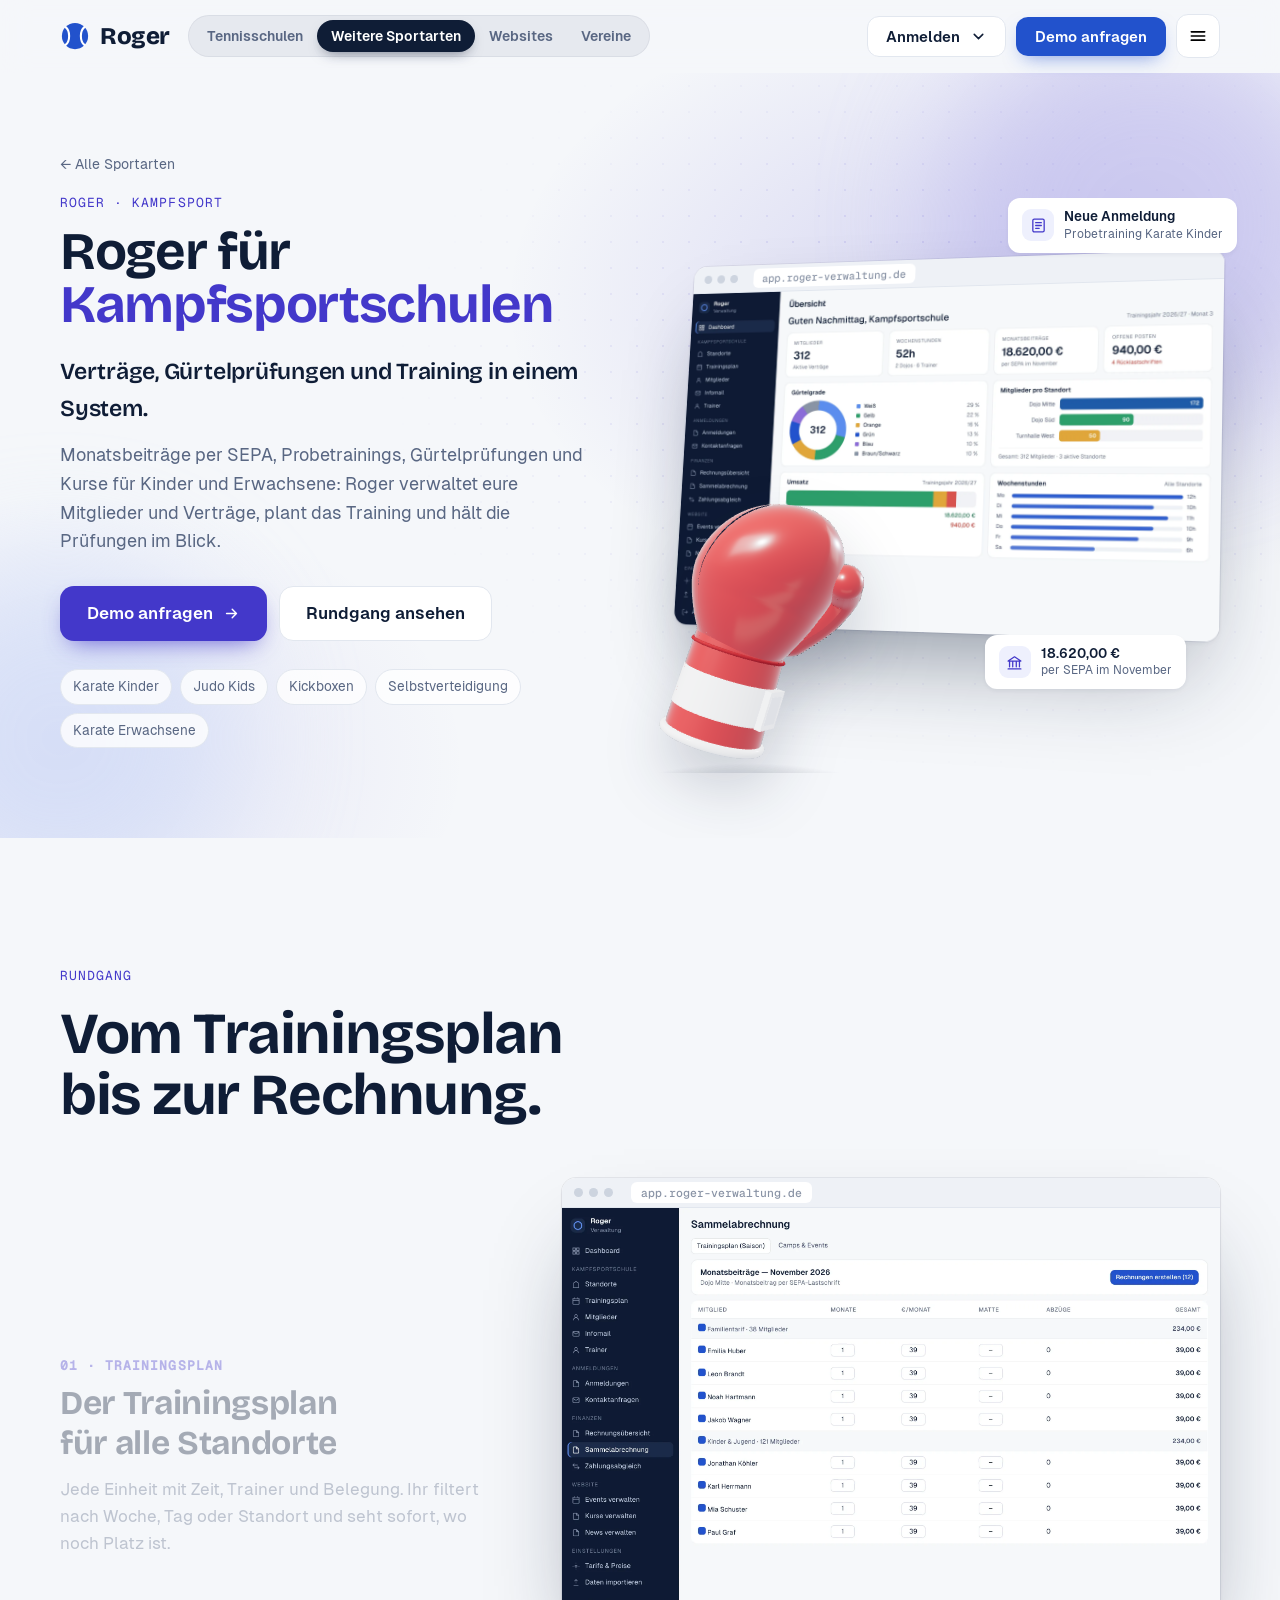
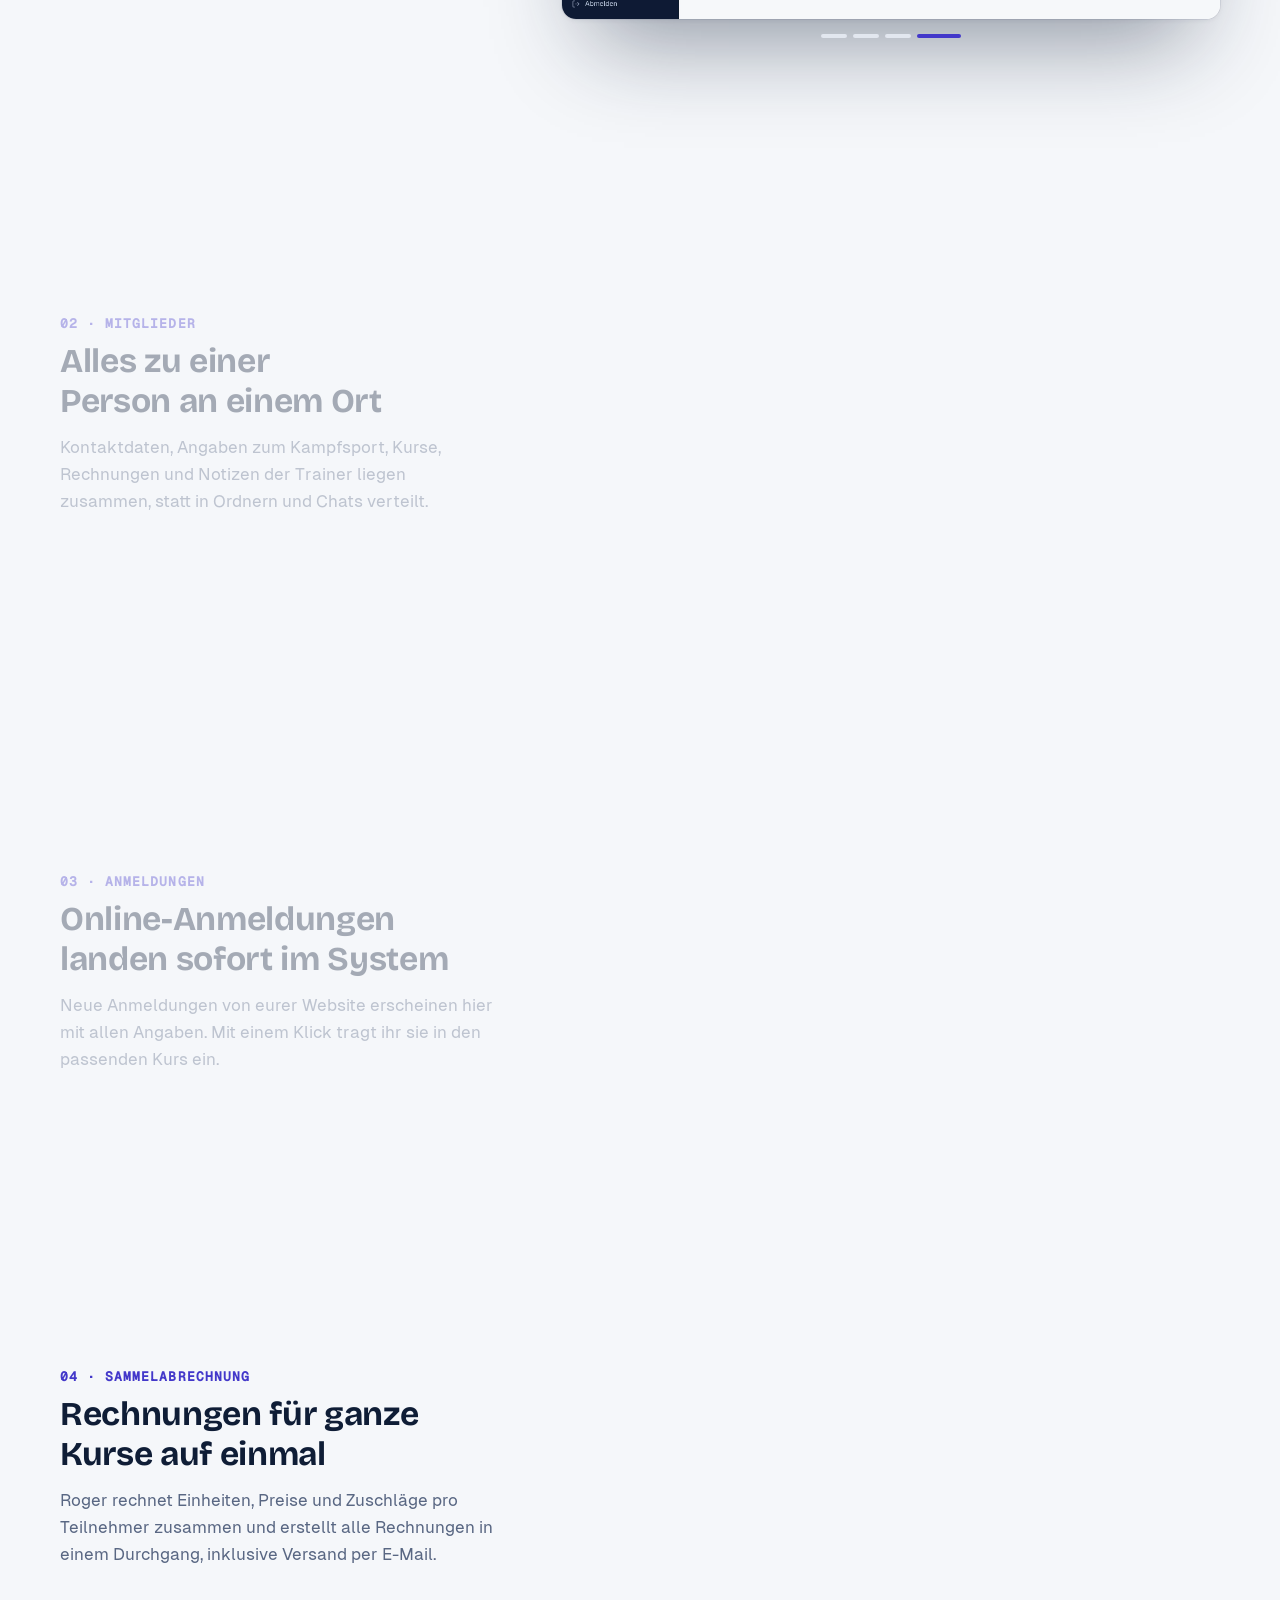
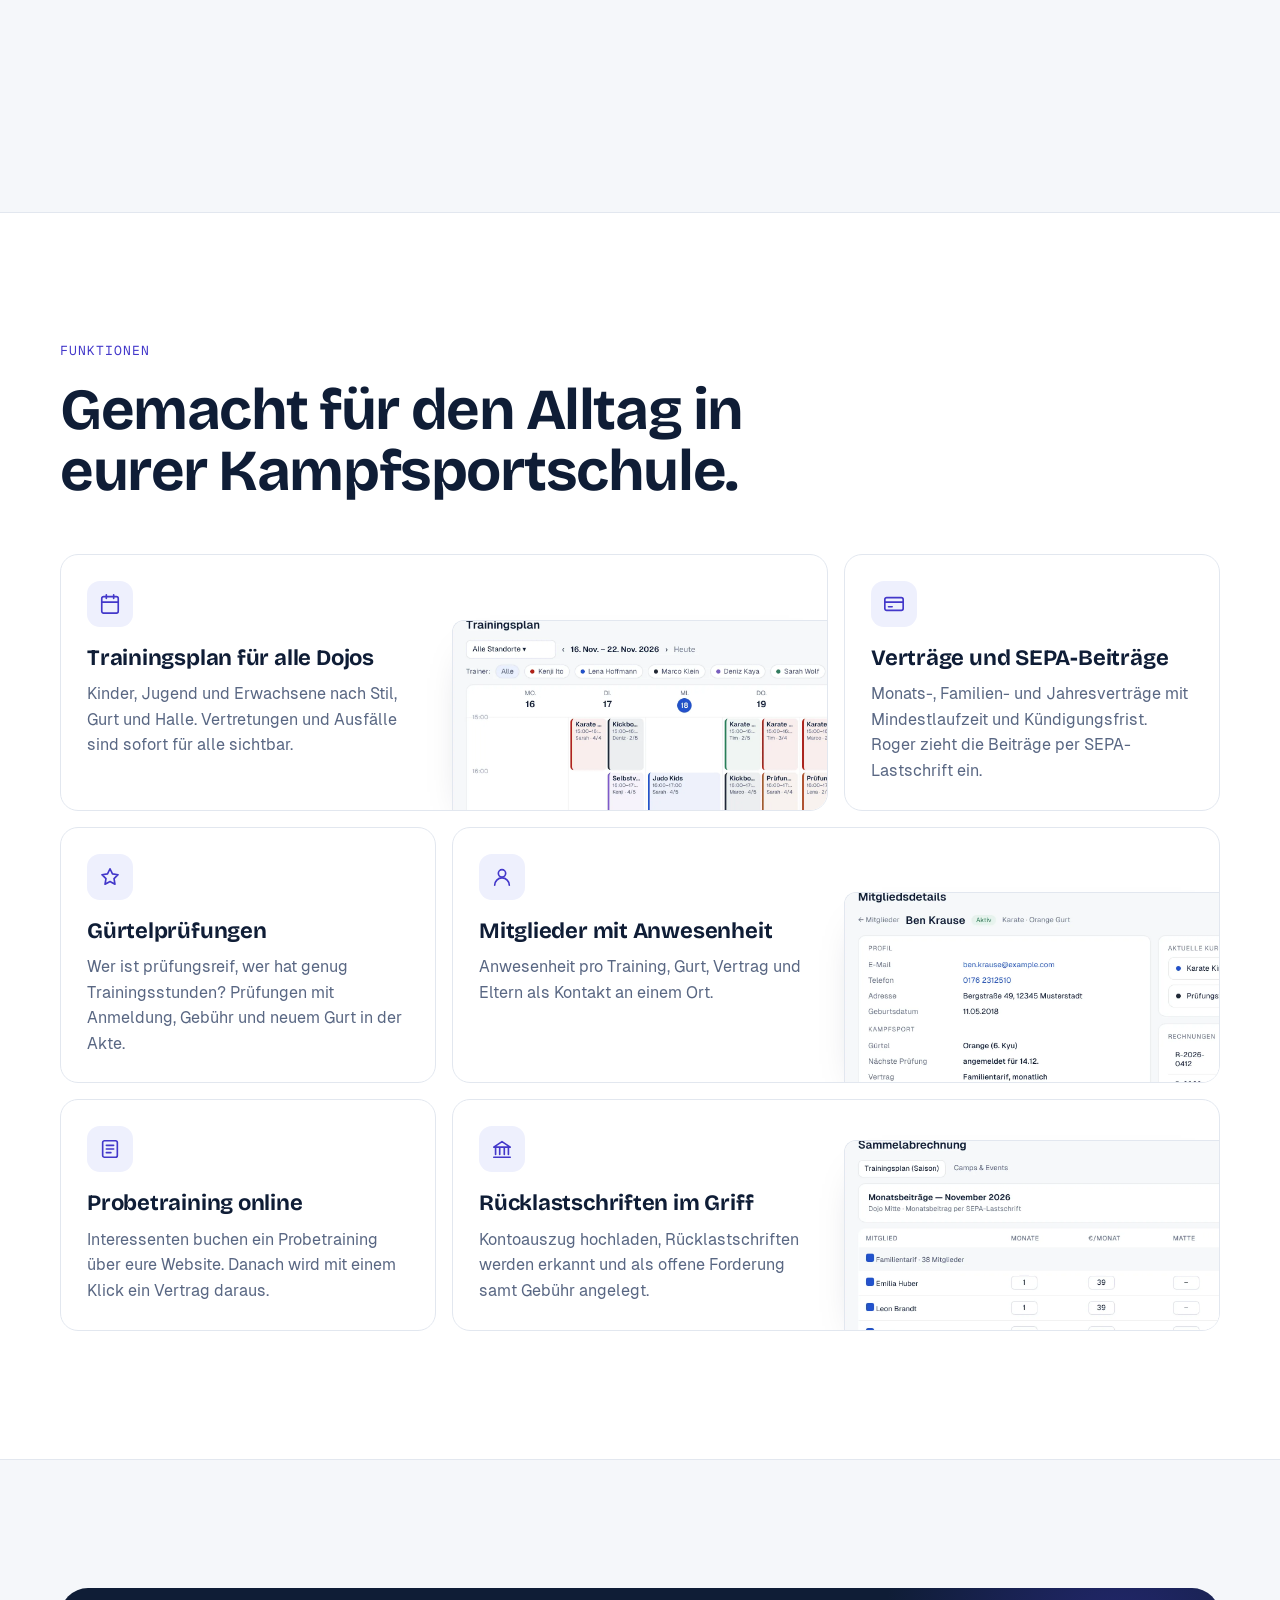
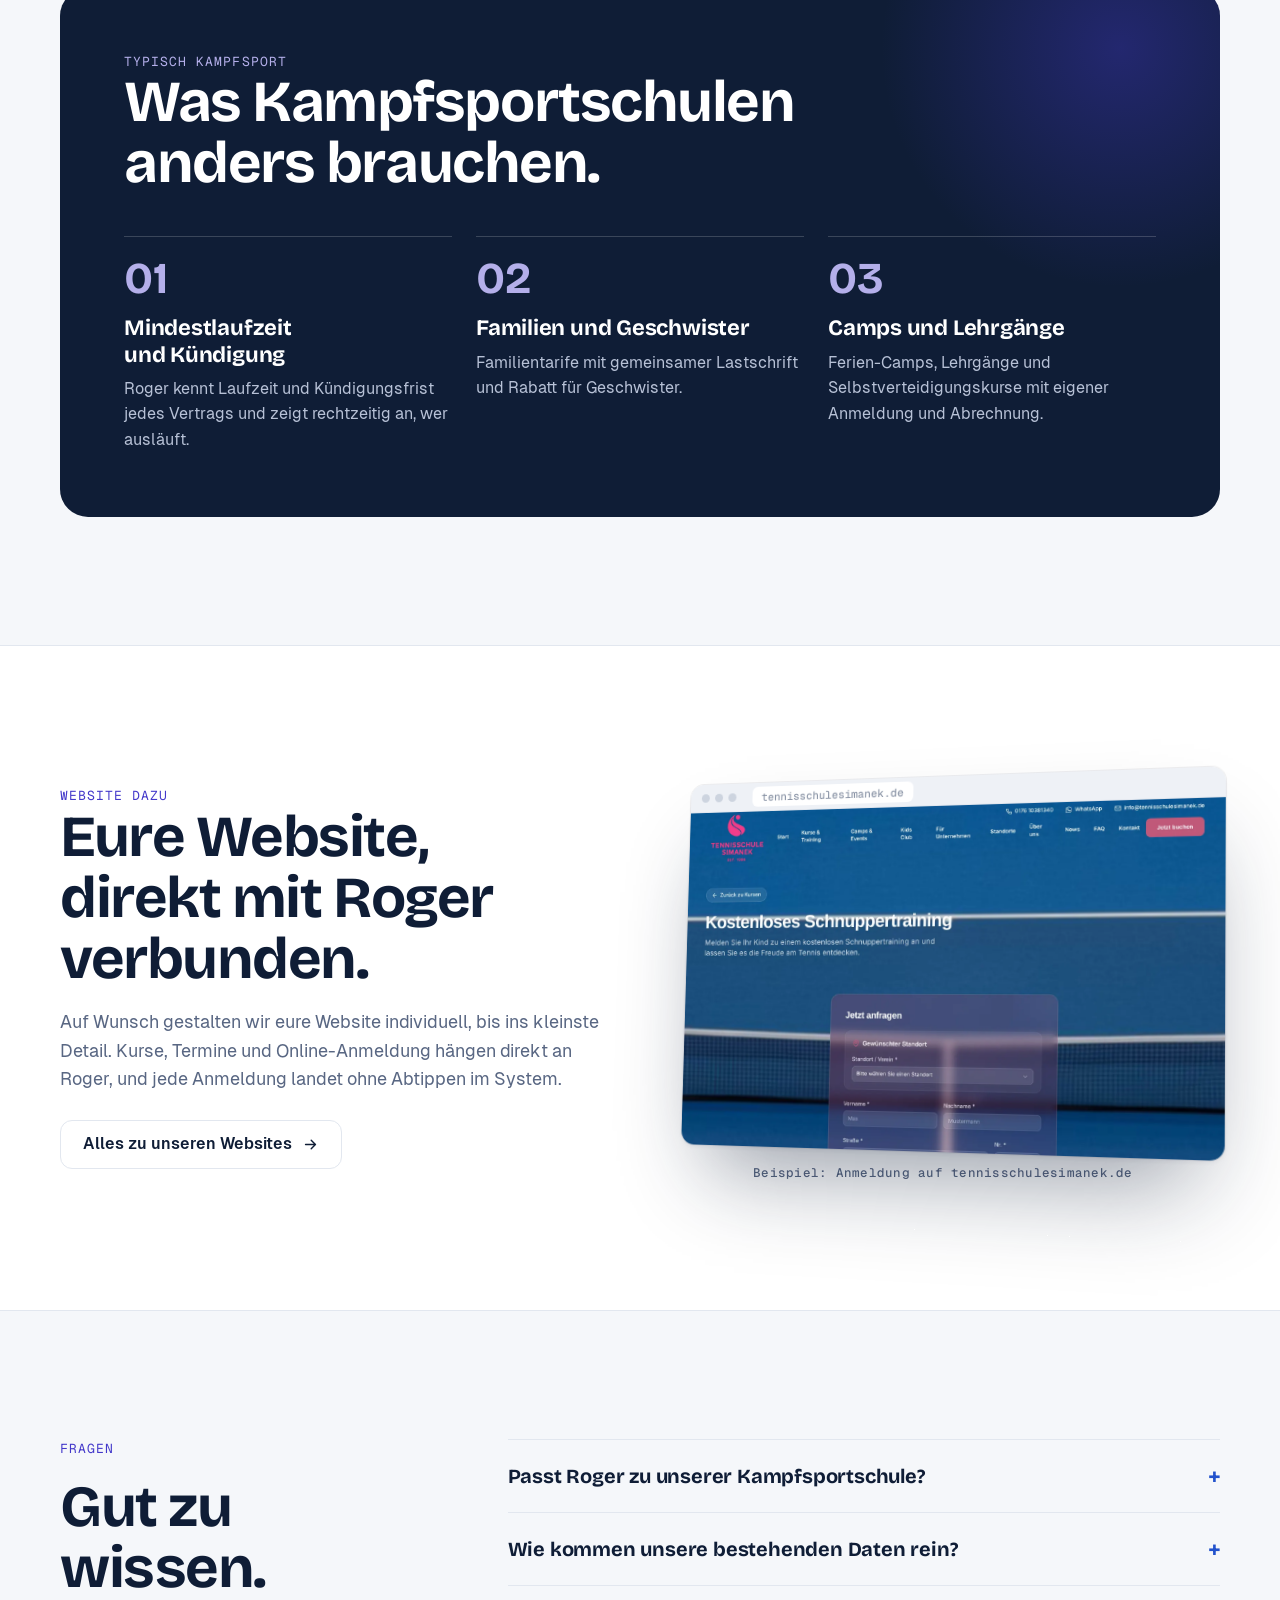
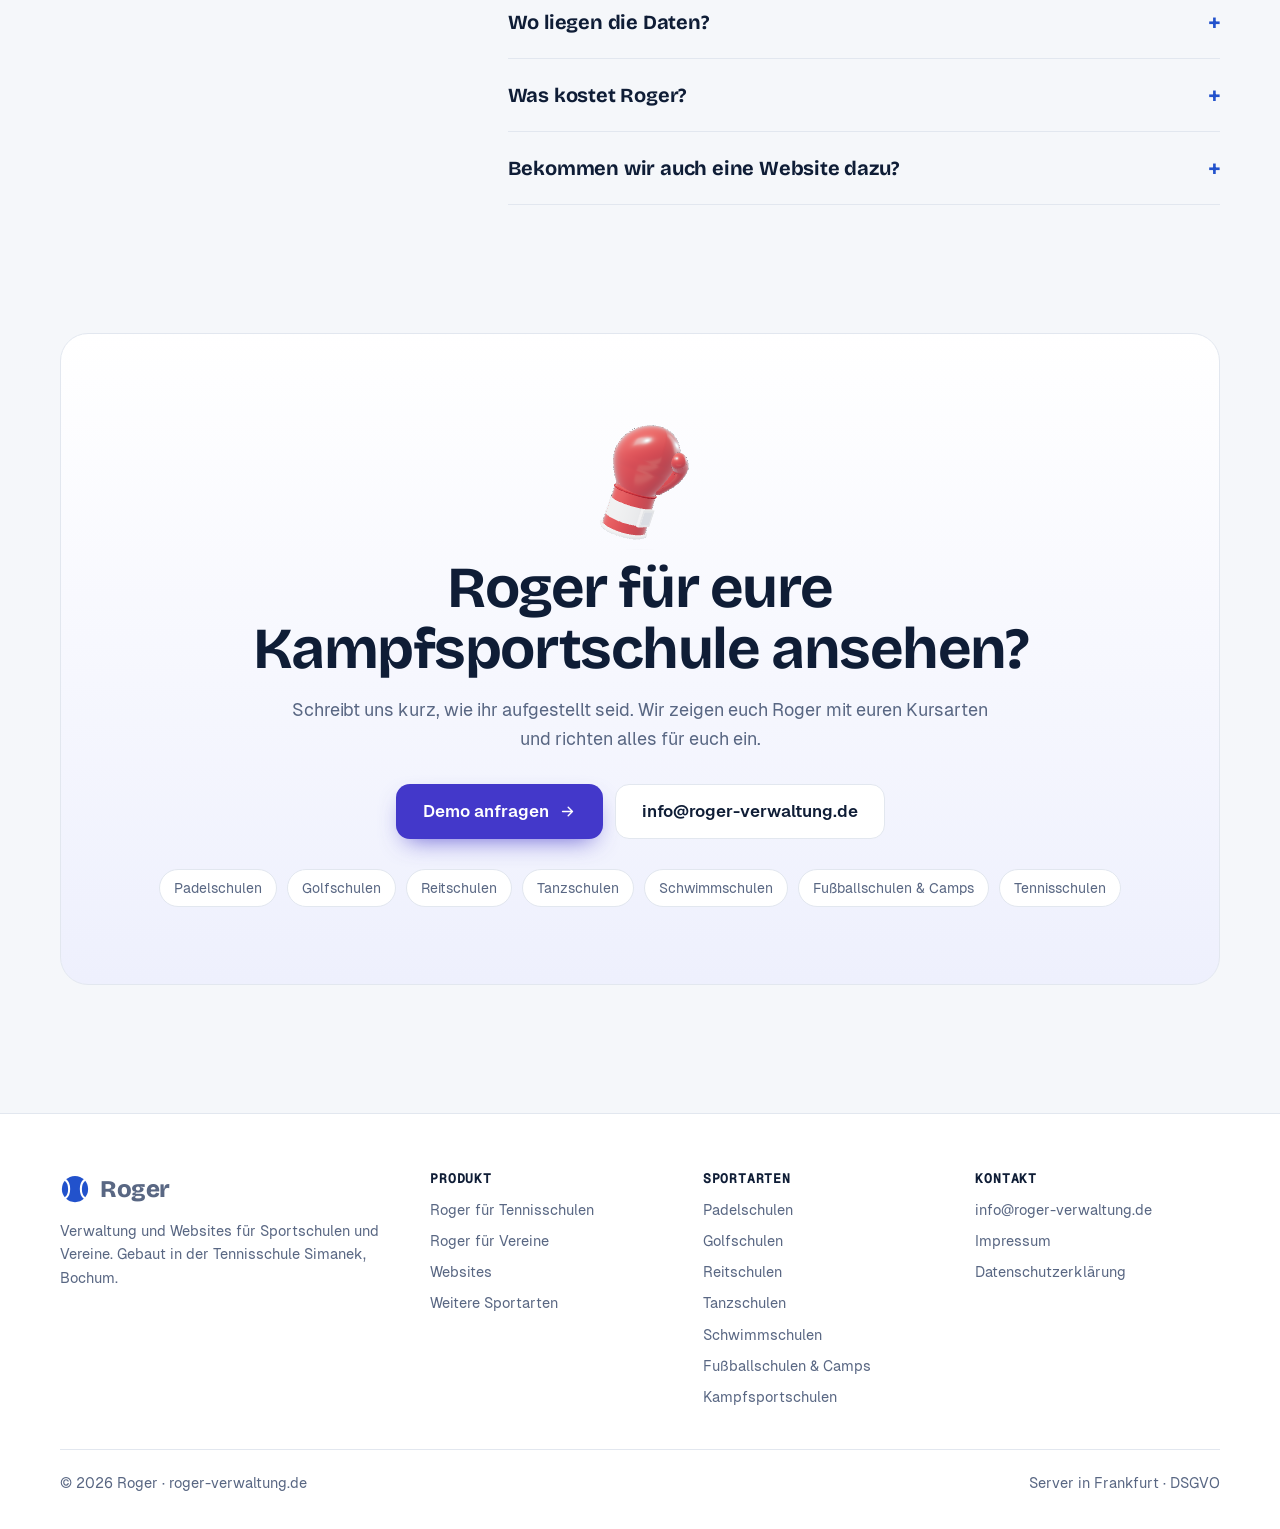
<file: sportarten/kampfsport.html>
<!doctype html>
<html lang="de">
<head>
<meta charset="utf-8">
<meta name="viewport" content="width=device-width, initial-scale=1, viewport-fit=cover">
<link rel="icon" href="/favicon.svg" type="image/svg+xml">
<title>Roger für Kampfsportschulen – Kursplan, Anmeldung und Abrechnung</title>
<meta name="description" content="Monatsbeiträge per SEPA, Probetrainings, Gürtelprüfungen und Kurse für Kinder und Erwachsene: Roger verwaltet eure Mitglieder und Verträge, plant das Training und hält die Prüfungen im Blick.">
<meta property="og:title" content="Roger für Kampfsportschulen – Kursplan, Anmeldung und Abrechnung">
<meta property="og:description" content="Monatsbeiträge per SEPA, Probetrainings, Gürtelprüfungen und Kurse für Kinder und Erwachsene: Roger verwaltet eure Mitglieder und Verträge, plant das Training und hält die Prüfungen im Blick.">
<meta property="og:image" content="https://roger-verwaltung.de/img/sport/kampfsport-dashboard.webp">
<meta property="og:url" content="https://roger-verwaltung.de/sportarten/kampfsport">
<meta name="theme-color" content="#F5F7FA">
<link rel="canonical" href="https://roger-verwaltung.de/sportarten/kampfsport">
<link rel="stylesheet" href="/fonts/fonts.css">
<style>
:root{
  --bg:#F5F7FA; --surface:#FFFFFF; --ink:#0F1D36; --muted:#596783; --rule:#E2E7EF;
  --blue:#2252CC; --blue-2:#3A6BE3; --blue-soft:#EAF0FD; --blue-mid:#C9D8F8;
  --grass:#2E7D58; --grass-soft:#E6F3EC; --grass-mid:#BFE0CD;
  --paper:#FBF8F1;
  --f-display:"Bricolage Grotesque","Helvetica Neue",Arial,sans-serif;
  --f-body:"Geist",system-ui,-apple-system,"Segoe UI",sans-serif;
  --f-mono:"Geist Mono",ui-monospace,SFMono-Regular,Menlo,monospace;
  --f-hand:"Segoe Print","Bradley Hand","Comic Sans MS",cursive;
  --wrap:1200px;
  --shadow:0 1px 2px rgba(15,29,54,.06),0 12px 32px -12px rgba(15,29,54,.18);
  --shadow-lg:0 2px 4px rgba(15,29,54,.05),0 40px 80px -30px rgba(15,29,54,.35);
  --ease:cubic-bezier(.2,.7,.2,1);
  color-scheme:light;
}
*{box-sizing:border-box}
html{scroll-behavior:smooth}
body{margin:0;background:var(--bg);color:var(--ink);font-family:var(--f-body);font-size:17px;line-height:1.6;-webkit-font-smoothing:antialiased;overflow-x:hidden}
body.modal-open{overflow:hidden}
a{color:inherit}
img,video{max-width:100%;height:auto;display:block}
.wrap{max-width:var(--wrap);margin:0 auto;padding-left:max(20px,env(safe-area-inset-left,0px));padding-right:max(20px,env(safe-area-inset-right,0px))}
.label{font-family:var(--f-mono);font-size:13px;letter-spacing:.08em;color:var(--blue);text-transform:uppercase}
h1,h2,h3{font-family:var(--f-display);font-weight:700;letter-spacing:-.025em;line-height:1.05;margin:0;text-wrap:balance}
h2{font-size:clamp(34px,4.6vw,58px)}
h3{font-size:22px;letter-spacing:-.01em;line-height:1.2}
p{margin:0}
.lead{color:var(--muted);font-size:clamp(17px,1.4vw,19px);max-width:60ch}
.btn{display:inline-flex;align-items:center;justify-content:center;gap:10px;font:600 16px/1 var(--f-body);text-decoration:none;border-radius:12px;padding:15px 22px;border:1px solid transparent;cursor:pointer;transition:transform .2s ease,box-shadow .2s ease,background .2s,border-color .2s;white-space:nowrap}
.btn svg{width:17px;height:17px;flex:none}
.btn-primary{background:var(--blue);color:#fff;box-shadow:0 8px 20px -8px rgba(34,82,204,.6)}
.btn-primary:hover{transform:translateY(-2px);box-shadow:0 14px 26px -10px rgba(34,82,204,.7);background:var(--blue-2)}
.btn-ghost{background:var(--surface);border-color:var(--rule);color:var(--ink)}
.btn-ghost:hover{border-color:#C9D2E0;transform:translateY(-1px)}
.btn-lg{padding:18px 26px;font-size:17px;border-radius:14px}
:focus-visible{outline:2px solid var(--blue);outline-offset:3px;border-radius:6px}
section{padding-block:clamp(80px,10vw,130px)}
.sec-head{display:grid;gap:18px;margin-bottom:52px;max-width:780px}
.sec-head.center{margin-inline:auto;text-align:center;justify-items:center}
.band{background:var(--surface);border-block:1px solid var(--rule)}

/* ---------- Navigation ---------- */
.nav{position:sticky;top:0;z-index:50;background:rgba(245,247,250,.8);backdrop-filter:saturate(1.4) blur(14px);-webkit-backdrop-filter:saturate(1.4) blur(14px);border-bottom:1px solid transparent;transition:border-color .3s,background .3s}
.nav.scrolled{border-bottom-color:var(--rule);background:rgba(255,255,255,.86)}
.nav .wrap{display:flex;align-items:center;justify-content:space-between;height:72px;gap:20px}
.brand{display:flex;align-items:center;gap:10px;text-decoration:none;font-family:var(--f-display);font-weight:800;font-size:24px;letter-spacing:-.02em}
.brand svg{width:30px;height:30px}
.nav-left{display:flex;align-items:center;gap:18px;min-width:0}
.pswitch{position:relative;display:flex;padding:4px;border-radius:999px;background:rgba(15,29,54,.06);border:1px solid rgba(15,29,54,.06)}
.pswitch a{position:relative;z-index:1;text-decoration:none;font:600 14px/1 var(--f-body);padding:9px 14px;border-radius:999px;color:var(--muted);transition:color .25s;white-space:nowrap}
.pswitch a[aria-current="page"]{color:#fff}
.pswitch a:not([aria-current]):hover{color:var(--ink)}
.pswitch .thumb{position:absolute;top:4px;bottom:4px;border-radius:999px;background:var(--blue);box-shadow:0 6px 14px -6px rgba(34,82,204,.7);transition:left .45s var(--ease),width .45s var(--ease)}
@media (max-width:640px){.brand .bt{display:none}.pswitch a{padding:9px 11px;font-size:13px}}
@media (max-width:520px){.nav .nav-cta .btn-primary{display:none}}
.nav-links{display:flex;gap:26px;font-size:15px;color:var(--muted);white-space:nowrap}
.nav-links a{text-decoration:none;transition:color .2s}
.nav-links a:hover{color:var(--ink)}
.nav-cta{display:flex;gap:10px;align-items:center}
.login-menu{position:relative}.login-menu>summary{list-style:none}.login-menu>summary::-webkit-details-marker{display:none}
.login-menu[open]>summary svg{transform:rotate(180deg)}
.login-pop{position:absolute;right:0;top:calc(100% + 8px);min-width:250px;background:var(--surface);border:1px solid var(--rule);border-radius:12px;box-shadow:0 18px 40px -18px rgba(15,29,54,.35);padding:6px;z-index:60}
.login-pop a{display:block;padding:10px 12px;border-radius:8px;text-decoration:none;color:var(--ink)}
.login-pop a:hover{background:var(--blue-soft)}.login-pop strong{display:block;font-size:15px}.login-pop span{display:block;font-size:13px;color:var(--muted)}
.nav .btn{padding:11px 18px;font-size:15px}
.burger{display:none;width:44px;height:44px;border-radius:12px;border:1px solid var(--rule);background:var(--surface);cursor:pointer;place-items:center}
.burger svg{width:20px;height:20px}
.mnav{display:none}
@media (max-width:1300px){.nav-links{display:none}.burger{display:grid}}
@media (max-width:560px){.nav .btn-ghost,.nav .login-menu{display:none}.nav .btn-primary{padding:11px 14px}}
.mnav.open{display:grid;position:fixed;inset:72px 0 auto 0;z-index:49;background:#fff;border-bottom:1px solid var(--rule);padding:12px 20px 22px;gap:4px;box-shadow:var(--shadow-lg)}
.mnav a{padding:12px 4px;text-decoration:none;font-weight:500;border-bottom:1px solid var(--rule)}
.faq-grid{display:grid;grid-template-columns:minmax(0,.7fr) minmax(0,1.3fr);gap:clamp(28px,5vw,70px);align-items:start}
.faq details{border-top:1px solid var(--rule);padding-block:20px}
.faq details:last-child{border-bottom:1px solid var(--rule)}
.faq summary{cursor:pointer;list-style:none;display:flex;justify-content:space-between;gap:20px;font-family:var(--f-display);font-weight:700;font-size:20px;letter-spacing:-.01em}
.faq summary::-webkit-details-marker{display:none}
.faq summary::after{content:"+";font-family:var(--f-mono);color:var(--blue);transition:transform .25s}
.faq details[open] summary::after{transform:rotate(45deg)}
.faq details p{margin-top:10px;color:var(--muted);max-width:68ch}
footer{padding-block:56px 34px;color:var(--muted);font-size:14.5px;border-top:1px solid var(--rule);background:var(--surface)}
.foot{display:grid;grid-template-columns:1.4fr 1fr 1fr 1fr;gap:28px}
.foot h4{margin:0 0 12px;font:600 13px var(--f-mono);letter-spacing:.06em;text-transform:uppercase;color:var(--ink)}
.foot nav{display:grid;gap:8px}
.foot a{text-decoration:none}
.foot a:hover{color:var(--ink)}
.foot p{max-width:34ch;margin-top:12px}
.copy{margin-top:40px;padding-top:22px;border-top:1px solid var(--rule);display:flex;justify-content:space-between;gap:16px;flex-wrap:wrap}
@media (max-width:820px){.foot{grid-template-columns:1fr 1fr}}


.pswitch .thumb{background:var(--ink);box-shadow:0 6px 14px -6px rgba(15,29,54,.6)}
.rv{opacity:0;transform:translateY(26px);transition:opacity .8s var(--ease),transform .8s var(--ease)}
.rv.in{opacity:1;transform:none}
@media (prefers-reduced-motion:reduce){.rv{opacity:1;transform:none;transition:none}}
main{overflow-x:clip}
h1,h2,h3{overflow-wrap:break-word;hyphens:manual}
@media (max-width:800px){.faq-grid{grid-template-columns:1fr}}
@media (max-width:480px){h2{font-size:clamp(28px,8.4vw,34px)}}
.cap{font:500 12.5px/1.4 var(--f-mono);color:var(--muted);letter-spacing:.02em;margin-top:14px;text-align:center}
canvas.s3d{display:block;width:100%;height:100%;opacity:0;transition:opacity .9s ease}
canvas.s3d.ready{opacity:1}
.win{border-radius:14px;overflow:hidden;background:#fff;box-shadow:0 2px 4px rgba(15,29,54,.05),0 50px 90px -30px rgba(15,29,54,.45),0 0 0 1px rgba(15,29,54,.07)}
.win .bar{height:30px;background:#EEF1F6;border-bottom:1px solid #E1E6EE;display:flex;align-items:center;gap:6px;padding:0 12px}
.win .bar i{width:9px;height:9px;border-radius:50%;background:#CDD4DF}
.win .bar span{margin-left:12px;font:500 11.5px var(--f-mono);color:#8A94A6;background:#fff;border-radius:6px;padding:3px 10px;white-space:nowrap;overflow:hidden;text-overflow:ellipsis;min-width:0}
.win img{width:100%;height:auto;display:block}
.contact{text-align:center;border:1px solid var(--rule);border-radius:28px;padding:clamp(40px,6vw,80px) 24px;position:relative;overflow:hidden}
.contact .lead{margin:16px auto 0}
.contact .cta-row{display:flex;gap:12px;flex-wrap:wrap;justify-content:center;margin-top:30px}

html{scroll-padding-top:84px}.nav-links{display:none!important}.burger{display:grid!important}.sw-s{display:none}.pswitch:not(:has([aria-current])) .thumb{opacity:0;transition:left .45s var(--ease),width .45s var(--ease),opacity .3s}.pswitch.hov .thumb{opacity:1}@media (max-width:1080px){html{scroll-padding-top:128px}.nav .wrap{flex-wrap:wrap;height:auto!important;padding-top:10px;padding-bottom:10px;row-gap:10px}.nav-left{display:contents!important}.nav .brand{order:1}.nav .brand .bt,.nav .brand>span{display:inline!important}.nav-cta{order:2;margin-left:auto}.nav .wrap::after{content:"";order:3;flex-basis:100%;height:0}.pswitch{order:4;overflow-x:auto;scrollbar-width:none;max-width:100%}.pswitch::-webkit-scrollbar{display:none}.mnav.open{inset:118px 0 auto 0!important}}@media (max-width:600px){.pswitch{flex:1 1 100%;justify-content:space-between}.pswitch a{padding:9px 10px!important;font-size:13px!important;flex:1 1 auto;text-align:center}}@media (min-width:1081px){.mnav.open{left:auto!important;right:max(20px,calc((100vw - 1200px) / 2 + 20px))!important;top:78px!important;width:320px;border:1px solid var(--rule);border-radius:16px}}@media (max-width:440px){.sw-l{display:none}.sw-s{display:inline}.pswitch a{padding:9px 6px!important;font-size:12.5px!important}}

.label{color:var(--ac)}
.shero{position:relative;padding-block:clamp(40px,6vw,80px) clamp(50px,7vw,90px);overflow:hidden;isolation:isolate}
.shero::before{content:"";position:absolute;inset:0;z-index:-3;background:radial-gradient(55% 60% at 78% 30%,color-mix(in srgb,var(--ac) 18%,transparent),transparent 70%),radial-gradient(45% 50% at 5% 90%,color-mix(in srgb,var(--ac) 10%,transparent),transparent 70%)}
.blob{position:absolute;z-index:-2;border-radius:50%;filter:blur(60px);opacity:.5;background:color-mix(in srgb,var(--ac) 40%,#fff);animation:drift 18s ease-in-out infinite alternate}
.blob.b2{background:#C9D8F8;animation-duration:23s;animation-delay:-6s}
@keyframes drift{0%{transform:translate(0,0) scale(1)}50%{transform:translate(60px,-40px) scale(1.15)}100%{transform:translate(-40px,30px) scale(.95)}}
.dots{position:absolute;inset:0;z-index:-2;background-image:radial-gradient(color-mix(in srgb,var(--ac) 35%,transparent) 1.2px,transparent 1.4px);background-size:26px 26px;-webkit-mask:radial-gradient(60% 70% at 75% 40%,#000 0%,transparent 75%);mask:radial-gradient(60% 70% at 75% 40%,#000 0%,transparent 75%);opacity:.5;animation:dotpan 40s linear infinite}
@keyframes dotpan{to{background-position:260px 130px}}
.hgrid{display:grid;grid-template-columns:minmax(0,1fr) minmax(0,1.05fr);gap:clamp(24px,4vw,60px);align-items:center}
.crumb{display:inline-flex;align-items:center;gap:8px;font-size:14px;color:var(--muted);text-decoration:none;margin-bottom:18px}
.crumb:hover{color:var(--ink)}
.hgrid>div:first-child{container-type:inline-size}
.shero h1{font-size:min(72px,calc(100cqw / var(--L) * 1.66));line-height:1;margin-top:12px;overflow-wrap:normal}
.shero h1 em{font-style:normal;color:var(--ac);display:block}
.shero .tag{font-family:var(--f-display);font-weight:600;font-size:clamp(19px,1.8vw,23px);letter-spacing:-.01em;margin-top:22px}
.shero .lead{margin-top:14px}
.cta-row{display:flex;gap:12px;flex-wrap:wrap;margin-top:30px}
.btn-ac{background:var(--ac);color:#fff;box-shadow:0 10px 24px -10px color-mix(in srgb,var(--ac) 80%,transparent)}
.btn-ac:hover{transform:translateY(-2px);filter:brightness(1.08)}
.chips{display:flex;flex-wrap:wrap;gap:8px;margin-top:28px}
.chips span{font-size:13.5px;border:1px solid var(--rule);background:rgba(255,255,255,.8);border-radius:999px;padding:6px 12px;color:var(--muted)}
.hvis{position:relative;aspect-ratio:1/0.92;perspective:1600px}
.hvis>.win{position:absolute;right:0;top:12%;width:100%;transform:rotateY(-16deg) rotateX(8deg);transform-origin:70% 50%;transition:transform 1.2s var(--ease);animation:float 7s ease-in-out infinite}
.hvis:hover>.win{transform:rotateY(-6deg) rotateX(3deg)}
@keyframes float{50%{translate:0 -10px}}
.obj{position:absolute;left:-14%;bottom:-12%;width:62%;aspect-ratio:1;z-index:2;filter:drop-shadow(0 30px 30px rgba(15,29,54,.18))}
.fcard{position:absolute;z-index:3;background:#fff;border-radius:12px;padding:10px 14px;box-shadow:var(--shadow-lg);font-size:13px;display:flex;align-items:center;gap:10px;animation:float 6s ease-in-out infinite;line-height:1.3}
.fcard b{display:block;font-size:13.5px}.fcard small{color:var(--muted);font-size:12px}
.fcard .ico{width:32px;height:32px;border-radius:9px;display:grid;place-items:center;background:var(--acs);color:var(--ac);flex:none}
.fcard .ico svg{width:17px;height:17px}
.fc1{right:-3%;top:2%;animation-delay:-2s}.fc2{right:6%;bottom:4%;animation-delay:-4s}
@media (max-width:980px){.hgrid{grid-template-columns:1fr}.hvis{margin-top:20px}.fc1{right:0}}
@media (max-width:560px){.obj{width:46%;left:-4%;bottom:-4%}.fcard{display:none}}
.peek{padding-top:30px}
.peek .stage{perspective:1800px}
.peek .stage .win{max-width:1080px;margin:0 auto;transform:rotateX(var(--tilt,24deg)) scale(var(--sc,.92));transform-origin:50% 0;will-change:transform}
.tour{display:grid;grid-template-columns:minmax(0,.8fr) minmax(0,1.2fr);gap:clamp(28px,5vw,70px)}
.tstep{min-height:62vh;display:flex;flex-direction:column;justify-content:center;opacity:.35;transition:opacity .5s}
.tstep.on{opacity:1}
.tstep:last-child{min-height:48vh}
.tstep .n{font:600 13px var(--f-mono);color:var(--ac);letter-spacing:.08em}
.tstep h3{font-size:clamp(26px,2.6vw,34px);margin:10px 0 12px}
.tstep p{color:var(--muted);max-width:42ch}
.tstep .mimg{display:none}
.tview{position:sticky;top:calc(50vh - 230px);height:460px;perspective:2000px}
.tview .win{position:absolute;inset:0 0 auto 0;opacity:0;transform:rotateY(18deg) translateX(40px) scale(.94);transition:opacity .7s var(--ease),transform .9s var(--ease)}
.tview .win.on{opacity:1;transform:none}
.tview .win.past{transform:rotateY(-18deg) translateX(-40px) scale(.94)}
.prog{position:absolute;left:0;right:0;bottom:0;display:flex;gap:6px;justify-content:center}
.prog i{width:26px;height:4px;border-radius:4px;background:var(--rule);transition:background .4s,width .4s}
.prog i.on{background:var(--ac);width:44px}
@media (max-width:900px){.tour{grid-template-columns:1fr}.tview{display:none}.tstep{min-height:0;opacity:1;padding-block:26px}.tstep .mimg{display:block;margin-top:18px}}
.bento{display:grid;grid-template-columns:repeat(3,1fr);gap:16px}
.fx{position:relative;background:var(--surface);border:1px solid var(--rule);border-radius:18px;padding:26px;overflow:hidden;transition:opacity .8s var(--ease),transform .25s ease,box-shadow .3s,border-color .3s}
.fx:hover{box-shadow:var(--shadow-lg);border-color:color-mix(in srgb,var(--ac) 30%,var(--rule))}
.fx::after{content:"";position:absolute;inset:0;background:radial-gradient(240px circle at var(--mx,50%) var(--my,0%),color-mix(in srgb,var(--ac) 12%,transparent),transparent 60%);opacity:0;transition:opacity .3s;pointer-events:none}
.fx:hover::after{opacity:1}
.fx .ico{width:46px;height:46px;border-radius:13px;display:grid;place-items:center;background:var(--acs);color:var(--ac);margin-bottom:18px}
.fx .ico svg{width:22px;height:22px}
.fx p{color:var(--muted);margin-top:10px;font-size:16px}
.fx:nth-child(1),.fx:nth-child(4),.fx:nth-child(6){grid-column:span 2}
.fx.wide{display:grid;grid-template-columns:minmax(0,1fr) minmax(0,1.1fr);gap:24px;padding-right:0;padding-bottom:0}
.fx.wide>div:first-child{padding-bottom:26px}
.fx .crop{position:relative;align-self:end;height:190px;overflow:hidden;border-radius:12px 0 0 0;border:1px solid var(--rule);border-right:0;border-bottom:0;background:#fff;box-shadow:0 20px 40px -24px rgba(15,29,54,.35);transition:transform .5s var(--ease)}
.fx .crop img{width:720px;max-width:none;height:auto;margin:-14px 0 0 -128px}
.fx.wide:hover .crop{transform:translateY(-6px)}
@media (max-width:900px){.bento{grid-template-columns:1fr 1fr}.fx:nth-child(1),.fx:nth-child(4),.fx:nth-child(6){grid-column:1/-1}}
@media (max-width:620px){.fx.wide{grid-template-columns:1fr;padding-left:26px}.fx .crop{height:150px;margin-left:0}}
@media (max-width:620px){.bento{grid-template-columns:1fr}}
.spec{background:var(--ink);color:#fff;border-radius:28px;padding:clamp(34px,5vw,64px);position:relative;overflow:hidden}
.spec::before{content:"";position:absolute;width:520px;height:520px;right:-160px;top:-200px;border-radius:50%;background:radial-gradient(circle,color-mix(in srgb,var(--ac) 70%,transparent),transparent 65%);opacity:.55;animation:drift 16s ease-in-out infinite alternate}
.spec h2{color:#fff;max-width:18ch;position:relative}
.spec .label{color:color-mix(in srgb,var(--ac) 40%,#fff);position:relative}
.sp3{display:grid;grid-template-columns:repeat(3,1fr);gap:24px;margin-top:42px;position:relative}
.sp3 div{border-top:1px solid rgba(255,255,255,.18);padding-top:20px}
.sp3 b{display:block;font:700 44px/1 var(--f-display);color:color-mix(in srgb,var(--ac) 40%,#fff);margin-bottom:14px}
.sp3 h3{color:#fff}.sp3 p{color:#B7C1D6;margin-top:8px;font-size:16px}
@media (max-width:800px){.sp3{grid-template-columns:1fr}}
@media (max-width:480px){.spec h2,.contact h2{font-size:26px}.spec{padding:30px 22px}}
.webx{display:grid;grid-template-columns:1fr 1fr;gap:clamp(24px,4vw,60px);align-items:center}
.webx .stackimg{perspective:1400px}
.webx .stackimg .win img{aspect-ratio:16/10;object-fit:cover;object-position:50% 0}
.webx .stackimg .win{transform:rotateY(-14deg) rotateX(4deg);transition:transform .9s var(--ease)}
.webx .stackimg:hover .win{transform:none}
@media (max-width:900px){.webx{grid-template-columns:1fr}}
.more{display:flex;gap:12px;flex-wrap:wrap;margin-top:26px}
.contact{background:linear-gradient(180deg,var(--surface),var(--acs))}
.contact .cobj{width:150px;height:150px;margin:-10px auto 8px}
.others{display:flex;flex-wrap:wrap;gap:10px;justify-content:center;margin-top:30px}
.others a{font-size:14px;text-decoration:none;border:1px solid var(--rule);background:#fff;border-radius:999px;padding:7px 14px;color:var(--muted);transition:color .2s,border-color .2s}
.others a:hover{color:var(--ink);border-color:#C9D2E0}
:root{--ac:#4338CA;--acs:#EEF0FD}
</style>
</head>
<body>
<header class="nav" id="nav">
  <div class="wrap">
    <div class="nav-left">
      <a class="brand" href="/" aria-label="Roger – Übersicht aller Produkte"><svg viewBox="0 0 32 32" aria-hidden="true"><circle cx="16" cy="16" r="14" fill="#2252CC"/><path d="M6 6.5c5 4 5 15 0 19M26 6.5c-5 4-5 15 0 19" fill="none" stroke="#fff" stroke-width="2.2" stroke-linecap="round"/></svg><span class="bt">Roger</span></a>
      <nav class="pswitch" aria-label="Produkt wählen"><a href="/tennisschulen"><span class="sw-l">Tennisschulen</span><span class="sw-s">Tennis</span></a><a href="/sportarten" aria-current="page">Weitere Sportarten</a><a href="/websites">Websites</a><a href="/vereine">Vereine</a><i class="thumb" aria-hidden="true"></i></nav>
    </div>
    <nav class="nav-links" aria-label="Abschnitte"><a href="#rundgang">Rundgang</a><a href="#funktionen">Funktionen</a><a href="#fragen">Fragen</a></nav>
    <div class="nav-cta">
      <details class="login-menu">
        <summary class="btn btn-ghost">Anmelden <svg viewBox="0 0 24 24" width="14" height="14" fill="none" stroke="currentColor" stroke-width="2.2" stroke-linecap="round" aria-hidden="true"><path d="m6 9 6 6 6-6"/></svg></summary>
        <div class="login-pop" role="menu">
          <a role="menuitem" href="https://app.roger-verwaltung.de"><strong>Schule</strong><span>Kursplan, Kunden, Abrechnung</span></a>
          <a role="menuitem" href="https://verein.roger-verwaltung.de"><strong>Verein</strong><span>Mitglieder, Beiträge, SEPA</span></a>
        </div>
      </details>
      <a class="btn btn-primary" href="#kontakt">Demo anfragen</a>
      <button class="burger" type="button" id="burger" aria-label="Menü öffnen" aria-expanded="false" aria-controls="mnav"><svg viewBox="0 0 24 24" fill="none" stroke="currentColor" stroke-width="2" stroke-linecap="round"><path d="M4 7h16M4 12h16M4 17h16"/></svg></button>
    </div>
  </div>
</header>
<nav class="mnav" id="mnav" aria-label="Menü"><a href="#rundgang">Rundgang</a><a href="#funktionen">Funktionen</a><a href="#fragen">Fragen</a><a href="#kontakt">Demo anfragen</a><a href="/tennisschulen">Roger für Tennisschulen</a><a href="/vereine">Roger für Vereine</a><a href="/websites">Websites</a><a href="/sportarten">Alle Sportarten</a><a href="https://app.roger-verwaltung.de">Anmelden Schule</a><a href="https://verein.roger-verwaltung.de">Anmelden Verein</a></nav>
<main>
<section class="shero" aria-labelledby="h">
  <div class="dots" aria-hidden="true"></div>
  <div class="blob" style="width:420px;height:420px;right:-80px;top:-60px" aria-hidden="true"></div>
  <div class="blob b2" style="width:360px;height:360px;left:-120px;bottom:-80px" aria-hidden="true"></div>
  <div class="wrap hgrid">
    <div>
      <a class="crumb" href="/sportarten">← Alle Sportarten</a>
      <p class="label">Roger · Kampfsport</p>
      <h1 id="h" style="--L:17">Roger für <em>Kampfsportschulen</em></h1>
      <p class="tag">Verträge, Gürtelprüfungen und Training in einem System.</p>
      <p class="lead">Monatsbeiträge per SEPA, Probetrainings, Gürtelprüfungen und Kurse für Kinder und Erwachsene: Roger verwaltet eure Mitglieder und Verträge, plant das Training und hält die Prüfungen im Blick.</p>
      <div class="cta-row"><a class="btn btn-ac btn-lg" href="mailto:info@roger-verwaltung.de?subject=Roger%20für%20unsere%20Kampfsportschule">Demo anfragen <svg viewBox="0 0 24 24" fill="none" stroke="currentColor" stroke-width="2" stroke-linecap="round" stroke-linejoin="round" aria-hidden="true"><path d="M5 12h14M13 6l6 6-6 6"/></svg></a><a class="btn btn-ghost btn-lg" href="#rundgang">Rundgang ansehen</a></div>
      <div class="chips"><span>Karate Kinder</span><span>Judo Kids</span><span>Kickboxen</span><span>Selbstverteidigung</span><span>Karate Erwachsene</span></div>
    </div>
    <div class="hvis">
      <div class="win"><div class="bar"><i></i><i></i><i></i><span>app.roger-verwaltung.de</span></div><img src="/img/sport/kampfsport-dashboard.webp" alt="Dashboard von Roger für Kampfsportschulen" width="1200" height="750" decoding="async"></div>
      <div class="obj"><canvas class="s3d" data-kind="kampfsport" data-ac="#4338CA" data-dist="4.6" aria-hidden="true"></canvas></div>
      <div class="fcard fc1"><span class="ico"><svg viewBox="0 0 24 24" fill="none" stroke="currentColor" stroke-width="1.8" stroke-linecap="round" stroke-linejoin="round" aria-hidden="true"><rect x="4" y="3" width="16" height="18" rx="2"/><path d="M8 8h8M8 12h8M8 16h5"/></svg></span><div><b>Neue Anmeldung</b><small>Probetraining Karate Kinder</small></div></div>
      <div class="fcard fc2"><span class="ico"><svg viewBox="0 0 24 24" fill="none" stroke="currentColor" stroke-width="1.8" stroke-linecap="round" stroke-linejoin="round" aria-hidden="true"><path d="M3 10h18L12 4zM5 10v8M9.5 10v8M14.5 10v8M19 10v8M3 21h18"/></svg></span><div><b>18.620,00 €</b><small>per SEPA im November</small></div></div>
    </div>
  </div>
</section>

<section id="rundgang" aria-labelledby="tour-h">
  <div class="wrap">
    <div class="sec-head"><p class="label">Rundgang</p><h2 id="tour-h">Vom Trainingsplan bis zur Rechnung.</h2></div>
    <div class="tour">
      <div class="tsteps"><div class="tstep" data-i="0"><span class="n">01 · TRAININGSPLAN</span><h3>Der Trainingsplan für alle Standorte</h3><p>Jede Einheit mit Zeit, Trainer und Belegung. Ihr filtert nach Woche, Tag oder Standort und seht sofort, wo noch Platz ist.</p><div class="mimg"><div class="win"><div class="bar"><i></i><i></i><i></i><span>app.roger-verwaltung.de</span></div><img src="/img/sport/kampfsport-plan.webp" alt="Trainingsplan in Roger" width="1200" height="750" loading="lazy" decoding="async"></div><p class="cap">Beispielansicht mit erfundenen Daten</p></div></div><div class="tstep" data-i="1"><span class="n">02 · MITGLIEDER</span><h3>Alles zu einer Person an einem Ort</h3><p>Kontaktdaten, Angaben zum Kampfsport, Kurse, Rechnungen und Notizen der Trainer liegen zusammen, statt in Ordnern und Chats verteilt.</p><div class="mimg"><div class="win"><div class="bar"><i></i><i></i><i></i><span>app.roger-verwaltung.de</span></div><img src="/img/sport/kampfsport-akte.webp" alt="Mitglieder in Roger" width="1200" height="750" loading="lazy" decoding="async"></div><p class="cap">Beispielansicht mit erfundenen Daten</p></div></div><div class="tstep" data-i="2"><span class="n">03 · ANMELDUNGEN</span><h3>Online-Anmeldungen landen sofort im System</h3><p>Neue Anmeldungen von eurer Website erscheinen hier mit allen Angaben. Mit einem Klick tragt ihr sie in den passenden Kurs ein.</p><div class="mimg"><div class="win"><div class="bar"><i></i><i></i><i></i><span>app.roger-verwaltung.de</span></div><img src="/img/sport/kampfsport-anmeldungen.webp" alt="Anmeldungen in Roger" width="1200" height="750" loading="lazy" decoding="async"></div><p class="cap">Beispielansicht mit erfundenen Daten</p></div></div><div class="tstep" data-i="3"><span class="n">04 · SAMMELABRECHNUNG</span><h3>Rechnungen für ganze Kurse auf einmal</h3><p>Roger rechnet Einheiten, Preise und Zuschläge pro Teilnehmer zusammen und erstellt alle Rechnungen in einem Durchgang, inklusive Versand per E-Mail.</p><div class="mimg"><div class="win"><div class="bar"><i></i><i></i><i></i><span>app.roger-verwaltung.de</span></div><img src="/img/sport/kampfsport-abrechnung.webp" alt="Sammelabrechnung in Roger" width="1200" height="750" loading="lazy" decoding="async"></div><p class="cap">Beispielansicht mit erfundenen Daten</p></div></div></div>
      <div><div class="tview" id="tview"><div class="win on"><div class="bar"><i></i><i></i><i></i><span>app.roger-verwaltung.de</span></div><img src="/img/sport/kampfsport-plan.webp" alt="Trainingsplan in Roger" width="1200" height="750" loading="lazy" decoding="async"></div><div class="win"><div class="bar"><i></i><i></i><i></i><span>app.roger-verwaltung.de</span></div><img src="/img/sport/kampfsport-akte.webp" alt="Mitglieder in Roger" width="1200" height="750" loading="lazy" decoding="async"></div><div class="win"><div class="bar"><i></i><i></i><i></i><span>app.roger-verwaltung.de</span></div><img src="/img/sport/kampfsport-anmeldungen.webp" alt="Anmeldungen in Roger" width="1200" height="750" loading="lazy" decoding="async"></div><div class="win"><div class="bar"><i></i><i></i><i></i><span>app.roger-verwaltung.de</span></div><img src="/img/sport/kampfsport-abrechnung.webp" alt="Sammelabrechnung in Roger" width="1200" height="750" loading="lazy" decoding="async"></div><div class="prog"><i class="on"></i><i class=""></i><i class=""></i><i class=""></i></div></div></div>
    </div>
  </div>
</section>

<section class="band" id="funktionen" aria-labelledby="f-h">
  <div class="wrap">
    <div class="sec-head"><p class="label">Funktionen</p><h2 id="f-h">Gemacht für den Alltag in eurer Kampfsportschule.</h2></div>
    <div class="bento"><article class="fx wide rv" style="transition-delay:0ms"><div><div class="ico"><svg viewBox="0 0 24 24" fill="none" stroke="currentColor" stroke-width="1.8" stroke-linecap="round" stroke-linejoin="round" aria-hidden="true"><rect x="3" y="4" width="18" height="18" rx="2"/><path d="M16 2v4M8 2v4M3 10h18"/></svg></div><h3>Trainingsplan für alle Dojos</h3><p>Kinder, Jugend und Erwachsene nach Stil, Gurt und Halle. Vertretungen und Ausfälle sind sofort für alle sichtbar.</p></div><div class="crop" aria-hidden="true"><img src="/img/sport/kampfsport-plan.webp" alt="" loading="lazy" width="1200" height="750"></div></article><article class="fx rv" style="transition-delay:70ms"><div class="ico"><svg viewBox="0 0 24 24" fill="none" stroke="currentColor" stroke-width="1.8" stroke-linecap="round" stroke-linejoin="round" aria-hidden="true"><rect x="2" y="5" width="20" height="14" rx="2"/><path d="M2 10h20M6 15h4"/></svg></div><h3>Verträge und SEPA-Beiträge</h3><p>Monats-, Familien- und Jahresverträge mit Mindestlaufzeit und Kündigungsfrist. Roger zieht die Beiträge per SEPA-Lastschrift ein.</p></article><article class="fx rv" style="transition-delay:140ms"><div class="ico"><svg viewBox="0 0 24 24" fill="none" stroke="currentColor" stroke-width="1.8" stroke-linecap="round" stroke-linejoin="round" aria-hidden="true"><path d="m12 3 2.7 5.6 6.1.9-4.4 4.3 1 6.1L12 17l-5.4 2.9 1-6.1-4.4-4.3 6.1-.9z"/></svg></div><h3>Gürtelprüfungen</h3><p>Wer ist prüfungsreif, wer hat genug Trainingsstunden? Prüfungen mit Anmeldung, Gebühr und neuem Gurt in der Akte.</p></article><article class="fx wide rv" style="transition-delay:210ms"><div><div class="ico"><svg viewBox="0 0 24 24" fill="none" stroke="currentColor" stroke-width="1.8" stroke-linecap="round" stroke-linejoin="round" aria-hidden="true"><circle cx="12" cy="8" r="4"/><path d="M4 21a8 8 0 0 1 16 0"/></svg></div><h3>Mitglieder mit Anwesenheit</h3><p>Anwesenheit pro Training, Gurt, Vertrag und Eltern als Kontakt an einem Ort.</p></div><div class="crop" aria-hidden="true"><img src="/img/sport/kampfsport-akte.webp" alt="" loading="lazy" width="1200" height="750"></div></article><article class="fx rv" style="transition-delay:280ms"><div class="ico"><svg viewBox="0 0 24 24" fill="none" stroke="currentColor" stroke-width="1.8" stroke-linecap="round" stroke-linejoin="round" aria-hidden="true"><rect x="4" y="3" width="16" height="18" rx="2"/><path d="M8 8h8M8 12h8M8 16h5"/></svg></div><h3>Probetraining online</h3><p>Interessenten buchen ein Probetraining über eure Website. Danach wird mit einem Klick ein Vertrag daraus.</p></article><article class="fx wide rv" style="transition-delay:350ms"><div><div class="ico"><svg viewBox="0 0 24 24" fill="none" stroke="currentColor" stroke-width="1.8" stroke-linecap="round" stroke-linejoin="round" aria-hidden="true"><path d="M3 10h18L12 4zM5 10v8M9.5 10v8M14.5 10v8M19 10v8M3 21h18"/></svg></div><h3>Rücklastschriften im Griff</h3><p>Kontoauszug hochladen, Rücklastschriften werden erkannt und als offene Forderung samt Gebühr angelegt.</p></div><div class="crop" aria-hidden="true"><img src="/img/sport/kampfsport-abrechnung.webp" alt="" loading="lazy" width="1200" height="750"></div></article></div>
  </div>
</section>

<section aria-labelledby="sp-h">
  <div class="wrap">
    <div class="spec"><p class="label">Typisch Kampfsport</p><h2 id="sp-h">Was Kampfsportschulen anders brauchen.</h2><div class="sp3"><div class="rv" style="transition-delay:0ms"><b>01</b><h3>Mindestlaufzeit und Kündigung</h3><p>Roger kennt Laufzeit und Kündigungsfrist jedes Vertrags und zeigt rechtzeitig an, wer ausläuft.</p></div><div class="rv" style="transition-delay:90ms"><b>02</b><h3>Familien und Geschwister</h3><p>Familientarife mit gemeinsamer Lastschrift und Rabatt für Geschwister.</p></div><div class="rv" style="transition-delay:180ms"><b>03</b><h3>Camps und Lehrgänge</h3><p>Ferien-Camps, Lehrgänge und Selbstverteidigungskurse mit eigener Anmeldung und Abrechnung.</p></div></div></div>
  </div>
</section>

<section class="band" aria-labelledby="w-h">
  <div class="wrap webx">
    <div class="rv"><p class="label">Website dazu</p><h2 id="w-h">Eure Website, direkt mit Roger verbunden.</h2><p class="lead" style="margin-top:18px">Auf Wunsch gestalten wir eure Website individuell, bis ins kleinste Detail. Kurse, Termine und Online-Anmeldung hängen direkt an Roger, und jede Anmeldung landet ohne Abtippen im System.</p><div class="more"><a class="btn btn-ghost" href="/websites">Alles zu unseren Websites <svg viewBox="0 0 24 24" fill="none" stroke="currentColor" stroke-width="2" stroke-linecap="round" stroke-linejoin="round" aria-hidden="true"><path d="M5 12h14M13 6l6 6-6 6"/></svg></a></div></div>
    <div class="stackimg rv"><div class="win"><div class="bar"><i></i><i></i><i></i><span>tennisschulesimanek.de</span></div><img src="/img/web-anmeldung.webp" alt="Anmeldeformular auf tennisschulesimanek.de" width="1200" height="750" loading="lazy" decoding="async"></div><p class="cap">Beispiel: Anmeldung auf tennisschulesimanek.de</p></div>
  </div>
</section>

<section id="fragen" aria-labelledby="q-h">
  <div class="wrap faq-grid">
    <div class="sec-head"><p class="label">Fragen</p><h2 id="q-h">Gut zu wissen.</h2></div>
    <div class="faq"><details><summary>Passt Roger zu unserer Kampfsportschule?</summary><p>Begriffe, Felder und Abläufe sind auf Kampfsportschulen eingestellt: Mitglieder, Trainer, Standorte und eure Kursarten. Was ihr anders nennt oder zusätzlich braucht, stellen wir beim Einrichten für euch ein.</p></details><details><summary>Wie kommen unsere bestehenden Daten rein?</summary><p>Ihr schickt uns eure Listen, zum Beispiel aus Excel oder eurem bisherigen Programm. Wir übernehmen Kunden, Kurse und Preise und prüfen das Ergebnis gemeinsam mit euch, bevor ihr loslegt.</p></details><details><summary>Wo liegen die Daten?</summary><p>Auf Servern in Frankfurt am Main. Wir schließen mit euch einen Vertrag zur Auftragsverarbeitung nach DSGVO, und jede Person im Team sieht nur, was sie für ihre Arbeit braucht.</p></details><details><summary>Was kostet Roger?</summary><p>Der Preis richtet sich nach Größe und Umfang eurer Kampfsportschule, zum Beispiel nach Standorten und Zahl der Trainer. Schreibt uns kurz, wie ihr aufgestellt seid, dann bekommt ihr ein konkretes Angebot.</p></details><details><summary>Bekommen wir auch eine Website dazu?</summary><p>Wenn ihr wollt, ja. Wir gestalten eure Website individuell, und jede Anmeldung, die dort eingeht, landet direkt in Roger.</p></details></div>
  </div>
</section>

<section id="kontakt" style="padding-top:0" aria-labelledby="c-h">
  <div class="wrap">
    <div class="contact rv">
      <div class="cobj"><canvas class="s3d" data-kind="kampfsport" data-ac="#4338CA" data-dist="4.4" aria-hidden="true"></canvas></div>
      <h2 id="c-h">Roger für eure Kampfsportschule ansehen?</h2>
      <p class="lead">Schreibt uns kurz, wie ihr aufgestellt seid. Wir zeigen euch Roger mit euren Kursarten und richten alles für euch ein.</p>
      <div class="cta-row"><a class="btn btn-ac btn-lg" href="mailto:info@roger-verwaltung.de?subject=Roger%20für%20unsere%20Kampfsportschule">Demo anfragen <svg viewBox="0 0 24 24" fill="none" stroke="currentColor" stroke-width="2" stroke-linecap="round" stroke-linejoin="round" aria-hidden="true"><path d="M5 12h14M13 6l6 6-6 6"/></svg></a><a class="btn btn-ghost btn-lg" href="mailto:info@roger-verwaltung.de">info@roger-verwaltung.de</a></div>
      <div class="others"><a href="/sportarten/padel">Padelschulen</a><a href="/sportarten/golf">Golfschulen</a><a href="/sportarten/reiten">Reitschulen</a><a href="/sportarten/tanz">Tanzschulen</a><a href="/sportarten/schwimmen">Schwimmschulen</a><a href="/sportarten/fussball">Fußballschulen &amp; Camps</a><a href="/tennisschulen">Tennisschulen</a></div>
    </div>
  </div>
</section>
</main>
<footer>
  <div class="wrap">
    <div class="foot">
      <div><a class="brand" href="/"><svg viewBox="0 0 32 32" aria-hidden="true"><circle cx="16" cy="16" r="14" fill="#2252CC"/><path d="M6 6.5c5 4 5 15 0 19M26 6.5c-5 4-5 15 0 19" fill="none" stroke="#fff" stroke-width="2.2" stroke-linecap="round"/></svg>Roger</a><p>Verwaltung und Websites für Sportschulen und Vereine. Gebaut in der Tennisschule Simanek, Bochum.</p></div>
      <div><h4>Produkt</h4><nav><a href="/tennisschulen">Roger für Tennisschulen</a><a href="/vereine">Roger für Vereine</a><a href="/websites">Websites</a><a href="/sportarten">Weitere Sportarten</a></nav></div>
      <div><h4>Sportarten</h4><nav><a href="/sportarten/padel">Padelschulen</a><a href="/sportarten/golf">Golfschulen</a><a href="/sportarten/reiten">Reitschulen</a><a href="/sportarten/tanz">Tanzschulen</a><a href="/sportarten/schwimmen">Schwimmschulen</a><a href="/sportarten/fussball">Fußballschulen &amp; Camps</a><a href="/sportarten/kampfsport">Kampfsportschulen</a></nav></div>
      <div><h4>Kontakt</h4><nav><a href="mailto:info@roger-verwaltung.de">info@roger-verwaltung.de</a><a href="/impressum.html">Impressum</a><a href="/datenschutz.html">Datenschutzerklärung</a></nav></div>
    </div>
    <div class="copy"><span>© 2026 Roger · roger-verwaltung.de</span><span>Server in Frankfurt · DSGVO</span></div>
  </div>
</footer>
<script>
(() => {
  const nav = document.getElementById('nav');
  addEventListener('scroll', () => nav.classList.toggle('scrolled', scrollY > 10), { passive: true });
  const burger = document.getElementById('burger'), mnav = document.getElementById('mnav');
  burger.addEventListener('click', () => { const o = mnav.classList.toggle('open'); burger.setAttribute('aria-expanded', o); });
  mnav.querySelectorAll('a').forEach((a) => a.addEventListener('click', () => { mnav.classList.remove('open'); burger.setAttribute('aria-expanded', 'false'); }));
  document.addEventListener('click', (ev) => { const m = document.querySelector('.login-menu'); if (m && m.open && !m.contains(ev.target)) m.open = false; });
  const sw = document.querySelector('.pswitch');
  if (sw) { const thumb = sw.querySelector('.thumb'), cur = sw.querySelector('[aria-current]');
    const place = (el) => { thumb.style.left = el.offsetLeft + 'px'; thumb.style.width = el.offsetWidth + 'px'; };
    const settle = () => { if (cur) place(cur); sw.classList.remove('hov'); }; settle(); addEventListener('resize', settle); document.fonts && document.fonts.ready.then(settle);
    sw.querySelectorAll('a').forEach((a) => a.addEventListener('mouseenter', () => { place(a); sw.classList.add('hov'); })); sw.addEventListener('mouseleave', settle); }
  const io = new IntersectionObserver((es) => es.forEach((en) => { if (en.isIntersecting) { en.target.classList.add('in'); io.unobserve(en.target); } }), { threshold: .12 });
  document.querySelectorAll('.rv').forEach((el) => io.observe(el));
})();
</script>
<script>
(() => {
  const red = matchMedia('(prefers-reduced-motion: reduce)').matches;
  const steps = [...document.querySelectorAll('.tstep')], wins = [...document.querySelectorAll('#tview .win')], dots = [...document.querySelectorAll('.prog i')];
  const set = (i) => { steps.forEach((s, j) => s.classList.toggle('on', j === i)); wins.forEach((v, j) => { v.classList.toggle('on', j === i); v.classList.toggle('past', j < i); }); dots.forEach((d, j) => d.classList.toggle('on', j === i)); };
  const io = new IntersectionObserver((es) => es.forEach((en) => { if (en.isIntersecting) set(+en.target.dataset.i); }), { rootMargin: '-45% 0px -45% 0px' });
  steps.forEach((s) => io.observe(s)); set(0);
  document.querySelectorAll('.fx').forEach((c) => {
    c.addEventListener('pointermove', (ev) => { const r = c.getBoundingClientRect(), x = (ev.clientX - r.left) / r.width, y = (ev.clientY - r.top) / r.height;
      c.style.setProperty('--mx', x * 100 + '%'); c.style.setProperty('--my', y * 100 + '%'); if (!red && c.classList.contains('in')) c.style.transform = `perspective(900px) rotateX(${(.5 - y) * 6}deg) rotateY(${(x - .5) * 8}deg)`; });
    c.addEventListener('pointerleave', () => { c.style.transform = ''; });
  });
})();
</script>
<script type="module">
import { mount } from '/js/sport3d.js';
const ok = (() => { try { const c = document.createElement('canvas'); return !!(c.getContext('webgl2') || c.getContext('webgl')); } catch (e) { return false; } })();
if (ok) document.querySelectorAll('canvas.s3d').forEach((c) => mount(c, c.dataset.kind, { accent: c.dataset.ac, dist: +(c.dataset.dist || 4.8), host: c.closest('.hvis,.contact,.tile') || c }));
</script>
</body>
</html>
</file>
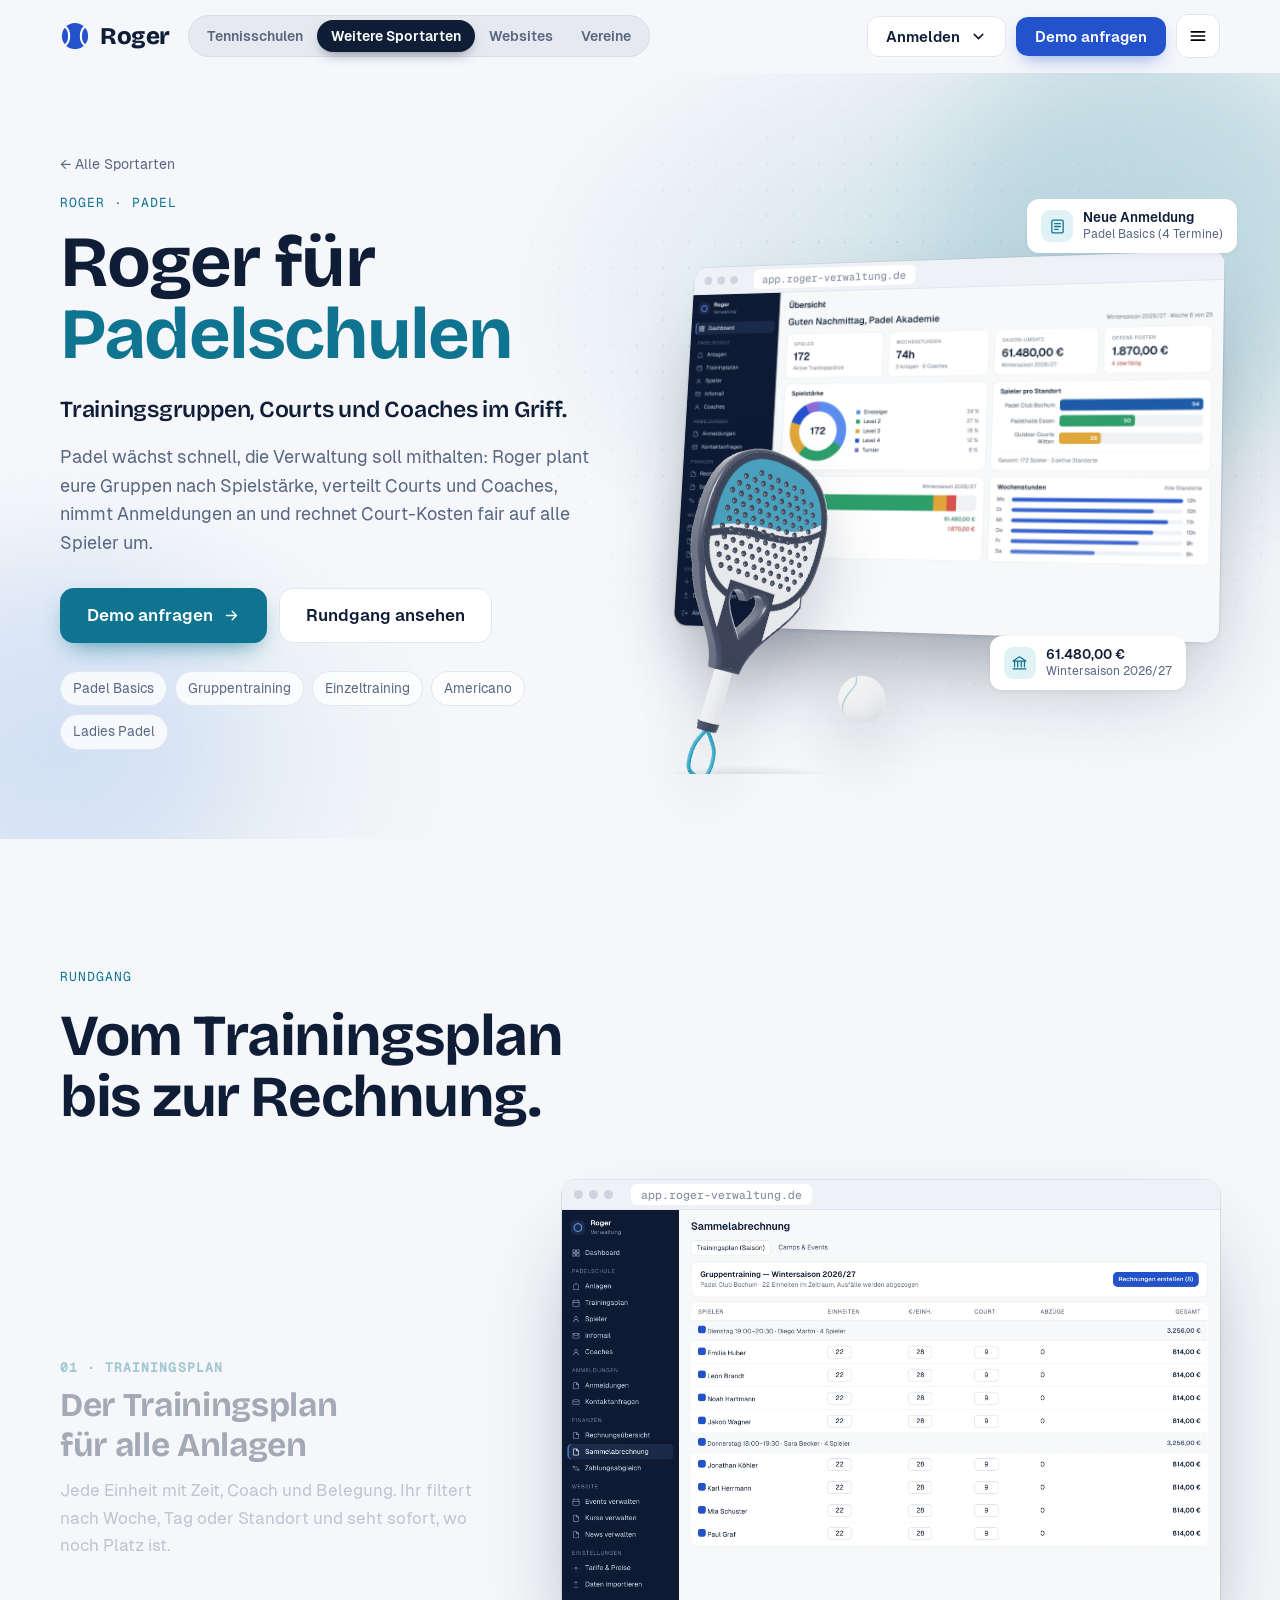
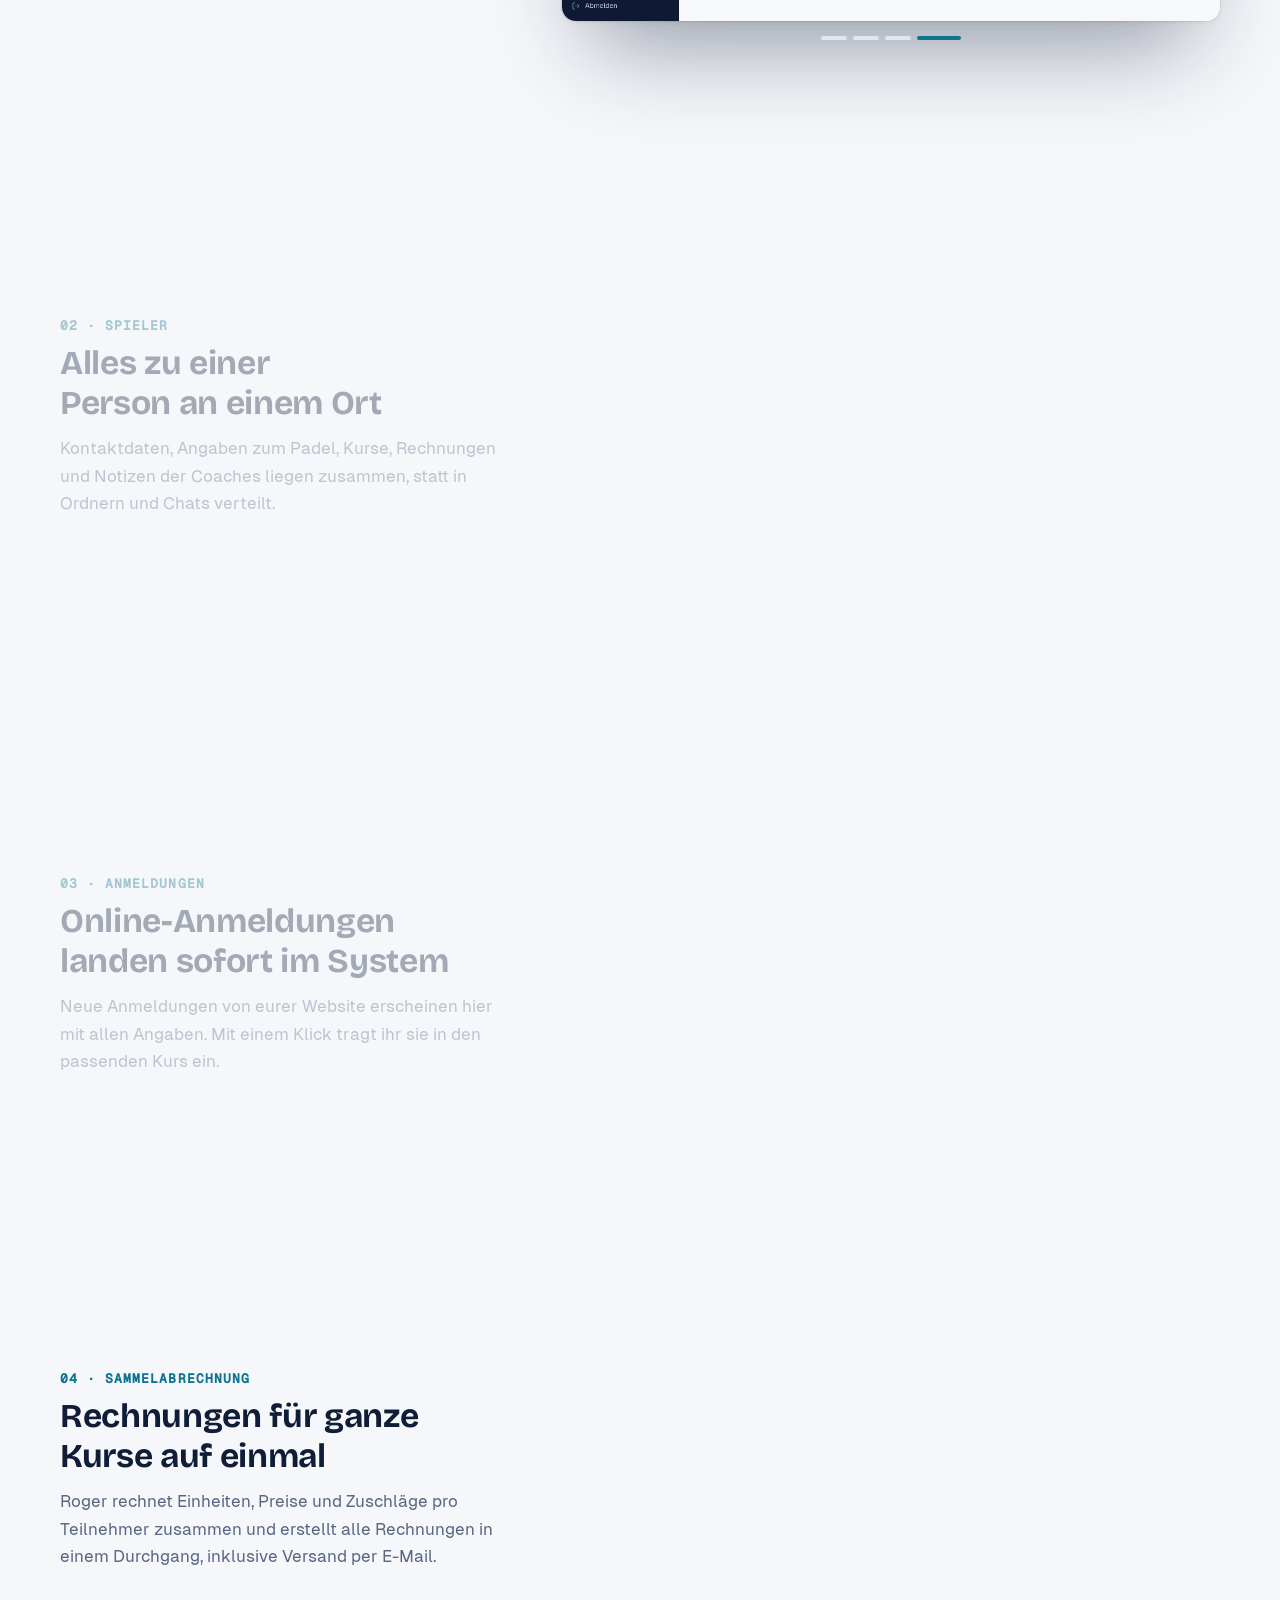
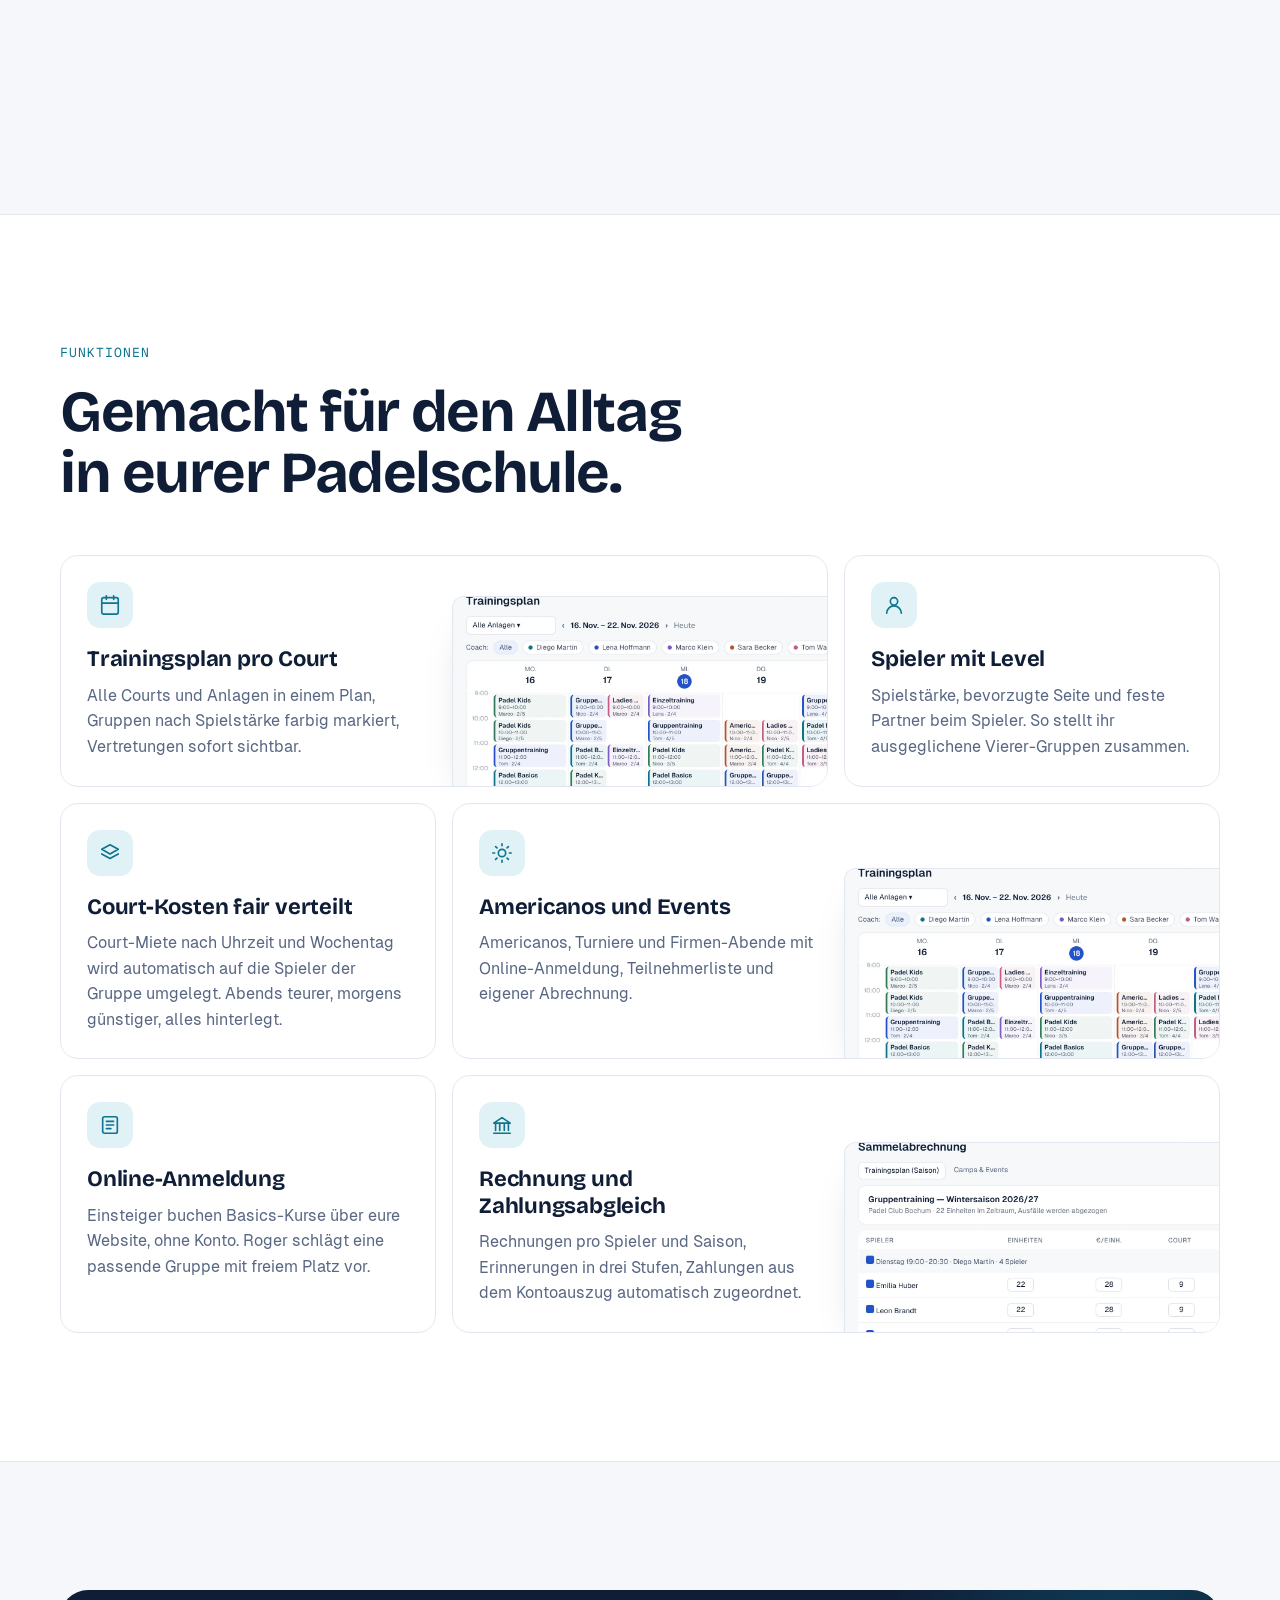
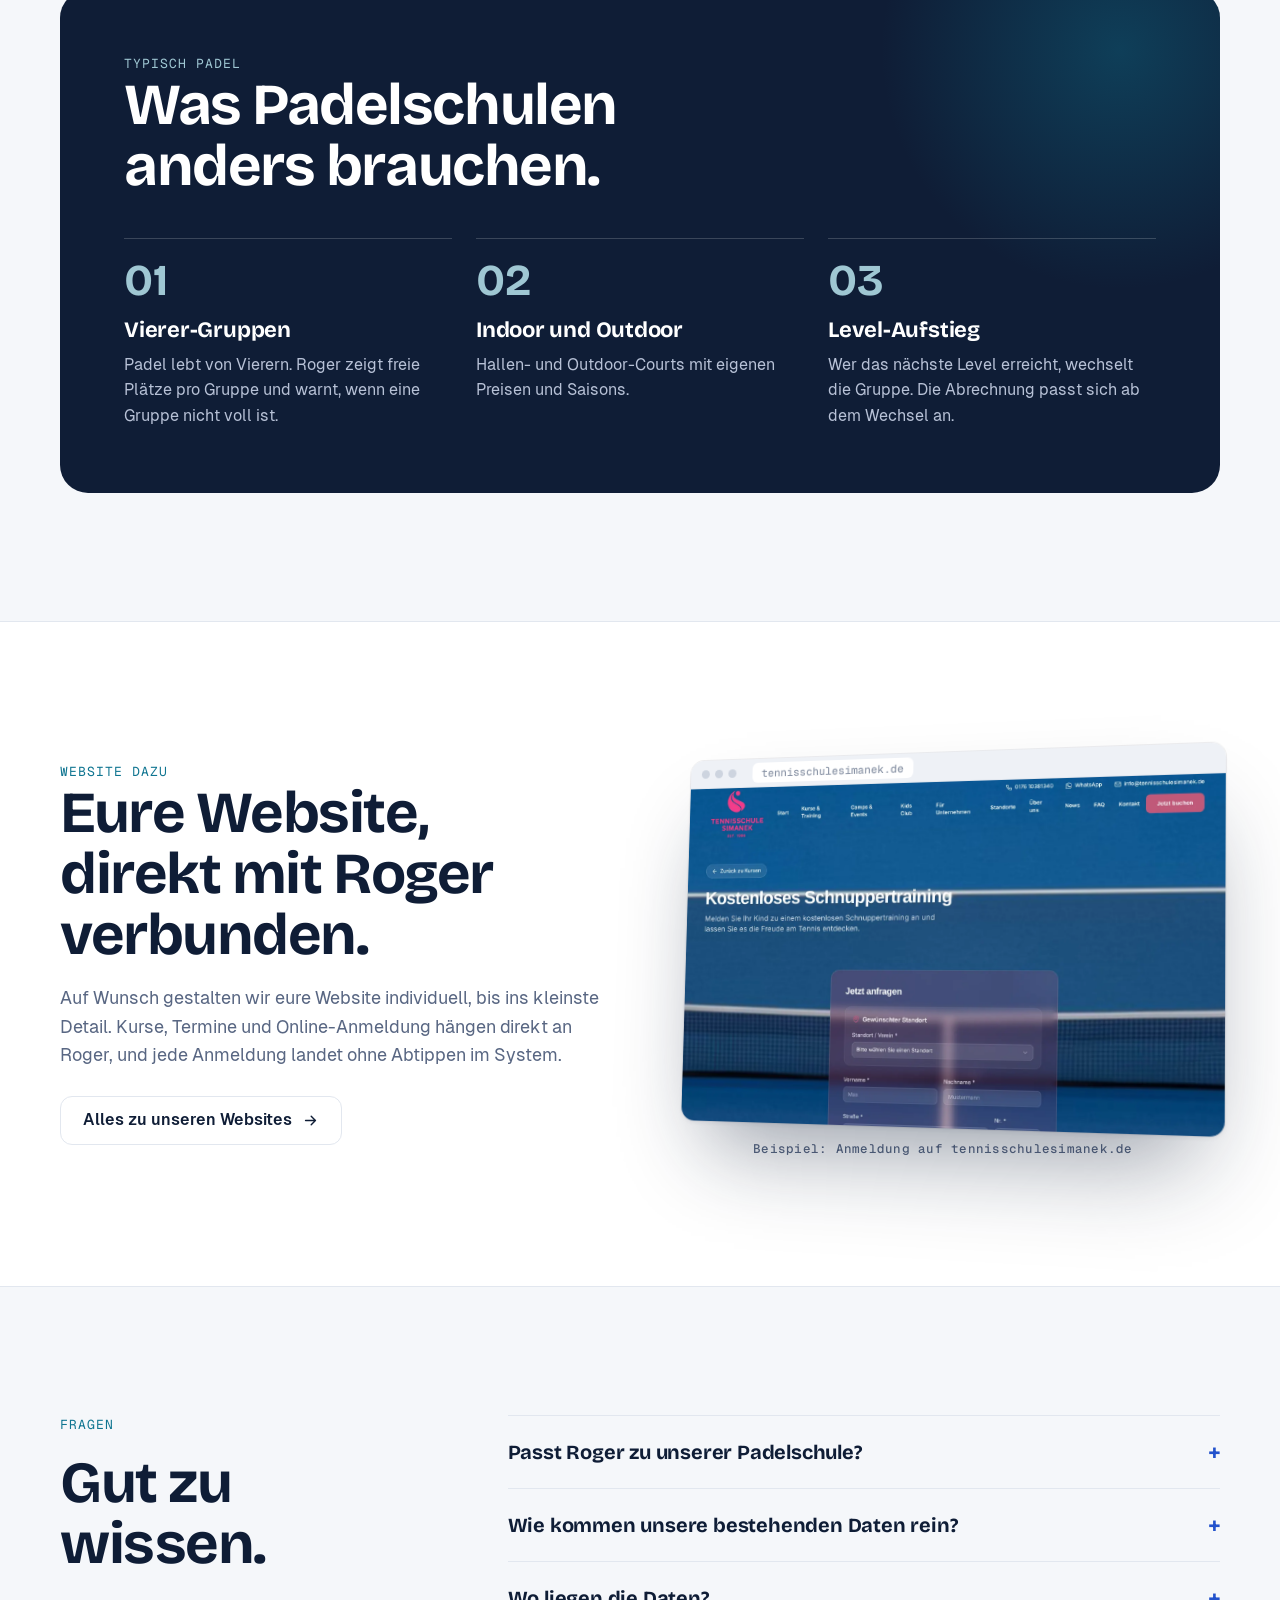
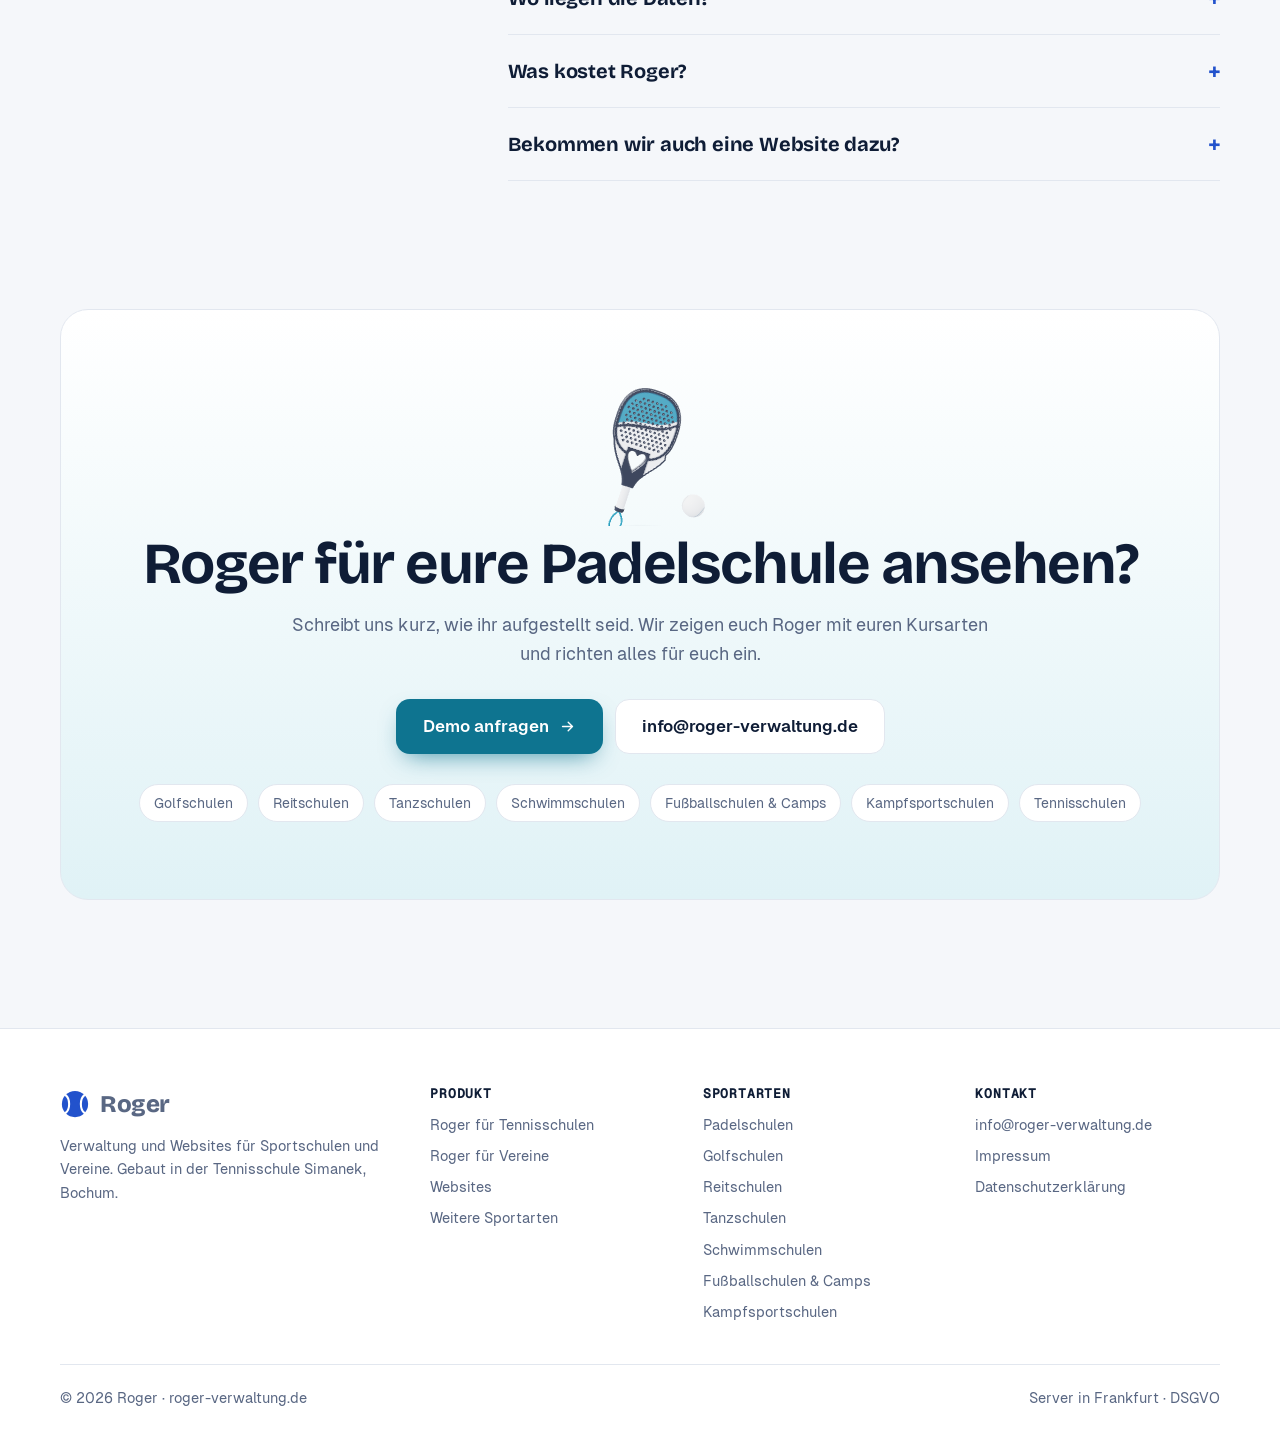
<file: sportarten/padel.html>
<!doctype html>
<html lang="de">
<head>
<meta charset="utf-8">
<meta name="viewport" content="width=device-width, initial-scale=1, viewport-fit=cover">
<link rel="icon" href="/favicon.svg" type="image/svg+xml">
<title>Roger für Padelschulen – Kursplan, Anmeldung und Abrechnung</title>
<meta name="description" content="Padel wächst schnell, die Verwaltung soll mithalten: Roger plant eure Gruppen nach Spielstärke, verteilt Courts und Coaches, nimmt Anmeldungen an und rechnet Court-Kosten fair auf alle Spieler um.">
<meta property="og:title" content="Roger für Padelschulen – Kursplan, Anmeldung und Abrechnung">
<meta property="og:description" content="Padel wächst schnell, die Verwaltung soll mithalten: Roger plant eure Gruppen nach Spielstärke, verteilt Courts und Coaches, nimmt Anmeldungen an und rechnet Court-Kosten fair auf alle Spieler um.">
<meta property="og:image" content="https://roger-verwaltung.de/img/sport/padel-dashboard.webp">
<meta property="og:url" content="https://roger-verwaltung.de/sportarten/padel">
<meta name="theme-color" content="#F5F7FA">
<link rel="canonical" href="https://roger-verwaltung.de/sportarten/padel">
<link rel="stylesheet" href="/fonts/fonts.css">
<style>
:root{
  --bg:#F5F7FA; --surface:#FFFFFF; --ink:#0F1D36; --muted:#596783; --rule:#E2E7EF;
  --blue:#2252CC; --blue-2:#3A6BE3; --blue-soft:#EAF0FD; --blue-mid:#C9D8F8;
  --grass:#2E7D58; --grass-soft:#E6F3EC; --grass-mid:#BFE0CD;
  --paper:#FBF8F1;
  --f-display:"Bricolage Grotesque","Helvetica Neue",Arial,sans-serif;
  --f-body:"Geist",system-ui,-apple-system,"Segoe UI",sans-serif;
  --f-mono:"Geist Mono",ui-monospace,SFMono-Regular,Menlo,monospace;
  --f-hand:"Segoe Print","Bradley Hand","Comic Sans MS",cursive;
  --wrap:1200px;
  --shadow:0 1px 2px rgba(15,29,54,.06),0 12px 32px -12px rgba(15,29,54,.18);
  --shadow-lg:0 2px 4px rgba(15,29,54,.05),0 40px 80px -30px rgba(15,29,54,.35);
  --ease:cubic-bezier(.2,.7,.2,1);
  color-scheme:light;
}
*{box-sizing:border-box}
html{scroll-behavior:smooth}
body{margin:0;background:var(--bg);color:var(--ink);font-family:var(--f-body);font-size:17px;line-height:1.6;-webkit-font-smoothing:antialiased;overflow-x:hidden}
body.modal-open{overflow:hidden}
a{color:inherit}
img,video{max-width:100%;height:auto;display:block}
.wrap{max-width:var(--wrap);margin:0 auto;padding-left:max(20px,env(safe-area-inset-left,0px));padding-right:max(20px,env(safe-area-inset-right,0px))}
.label{font-family:var(--f-mono);font-size:13px;letter-spacing:.08em;color:var(--blue);text-transform:uppercase}
h1,h2,h3{font-family:var(--f-display);font-weight:700;letter-spacing:-.025em;line-height:1.05;margin:0;text-wrap:balance}
h2{font-size:clamp(34px,4.6vw,58px)}
h3{font-size:22px;letter-spacing:-.01em;line-height:1.2}
p{margin:0}
.lead{color:var(--muted);font-size:clamp(17px,1.4vw,19px);max-width:60ch}
.btn{display:inline-flex;align-items:center;justify-content:center;gap:10px;font:600 16px/1 var(--f-body);text-decoration:none;border-radius:12px;padding:15px 22px;border:1px solid transparent;cursor:pointer;transition:transform .2s ease,box-shadow .2s ease,background .2s,border-color .2s;white-space:nowrap}
.btn svg{width:17px;height:17px;flex:none}
.btn-primary{background:var(--blue);color:#fff;box-shadow:0 8px 20px -8px rgba(34,82,204,.6)}
.btn-primary:hover{transform:translateY(-2px);box-shadow:0 14px 26px -10px rgba(34,82,204,.7);background:var(--blue-2)}
.btn-ghost{background:var(--surface);border-color:var(--rule);color:var(--ink)}
.btn-ghost:hover{border-color:#C9D2E0;transform:translateY(-1px)}
.btn-lg{padding:18px 26px;font-size:17px;border-radius:14px}
:focus-visible{outline:2px solid var(--blue);outline-offset:3px;border-radius:6px}
section{padding-block:clamp(80px,10vw,130px)}
.sec-head{display:grid;gap:18px;margin-bottom:52px;max-width:780px}
.sec-head.center{margin-inline:auto;text-align:center;justify-items:center}
.band{background:var(--surface);border-block:1px solid var(--rule)}

/* ---------- Navigation ---------- */
.nav{position:sticky;top:0;z-index:50;background:rgba(245,247,250,.8);backdrop-filter:saturate(1.4) blur(14px);-webkit-backdrop-filter:saturate(1.4) blur(14px);border-bottom:1px solid transparent;transition:border-color .3s,background .3s}
.nav.scrolled{border-bottom-color:var(--rule);background:rgba(255,255,255,.86)}
.nav .wrap{display:flex;align-items:center;justify-content:space-between;height:72px;gap:20px}
.brand{display:flex;align-items:center;gap:10px;text-decoration:none;font-family:var(--f-display);font-weight:800;font-size:24px;letter-spacing:-.02em}
.brand svg{width:30px;height:30px}
.nav-left{display:flex;align-items:center;gap:18px;min-width:0}
.pswitch{position:relative;display:flex;padding:4px;border-radius:999px;background:rgba(15,29,54,.06);border:1px solid rgba(15,29,54,.06)}
.pswitch a{position:relative;z-index:1;text-decoration:none;font:600 14px/1 var(--f-body);padding:9px 14px;border-radius:999px;color:var(--muted);transition:color .25s;white-space:nowrap}
.pswitch a[aria-current="page"]{color:#fff}
.pswitch a:not([aria-current]):hover{color:var(--ink)}
.pswitch .thumb{position:absolute;top:4px;bottom:4px;border-radius:999px;background:var(--blue);box-shadow:0 6px 14px -6px rgba(34,82,204,.7);transition:left .45s var(--ease),width .45s var(--ease)}
@media (max-width:640px){.brand .bt{display:none}.pswitch a{padding:9px 11px;font-size:13px}}
@media (max-width:520px){.nav .nav-cta .btn-primary{display:none}}
.nav-links{display:flex;gap:26px;font-size:15px;color:var(--muted);white-space:nowrap}
.nav-links a{text-decoration:none;transition:color .2s}
.nav-links a:hover{color:var(--ink)}
.nav-cta{display:flex;gap:10px;align-items:center}
.login-menu{position:relative}.login-menu>summary{list-style:none}.login-menu>summary::-webkit-details-marker{display:none}
.login-menu[open]>summary svg{transform:rotate(180deg)}
.login-pop{position:absolute;right:0;top:calc(100% + 8px);min-width:250px;background:var(--surface);border:1px solid var(--rule);border-radius:12px;box-shadow:0 18px 40px -18px rgba(15,29,54,.35);padding:6px;z-index:60}
.login-pop a{display:block;padding:10px 12px;border-radius:8px;text-decoration:none;color:var(--ink)}
.login-pop a:hover{background:var(--blue-soft)}.login-pop strong{display:block;font-size:15px}.login-pop span{display:block;font-size:13px;color:var(--muted)}
.nav .btn{padding:11px 18px;font-size:15px}
.burger{display:none;width:44px;height:44px;border-radius:12px;border:1px solid var(--rule);background:var(--surface);cursor:pointer;place-items:center}
.burger svg{width:20px;height:20px}
.mnav{display:none}
@media (max-width:1300px){.nav-links{display:none}.burger{display:grid}}
@media (max-width:560px){.nav .btn-ghost,.nav .login-menu{display:none}.nav .btn-primary{padding:11px 14px}}
.mnav.open{display:grid;position:fixed;inset:72px 0 auto 0;z-index:49;background:#fff;border-bottom:1px solid var(--rule);padding:12px 20px 22px;gap:4px;box-shadow:var(--shadow-lg)}
.mnav a{padding:12px 4px;text-decoration:none;font-weight:500;border-bottom:1px solid var(--rule)}
.faq-grid{display:grid;grid-template-columns:minmax(0,.7fr) minmax(0,1.3fr);gap:clamp(28px,5vw,70px);align-items:start}
.faq details{border-top:1px solid var(--rule);padding-block:20px}
.faq details:last-child{border-bottom:1px solid var(--rule)}
.faq summary{cursor:pointer;list-style:none;display:flex;justify-content:space-between;gap:20px;font-family:var(--f-display);font-weight:700;font-size:20px;letter-spacing:-.01em}
.faq summary::-webkit-details-marker{display:none}
.faq summary::after{content:"+";font-family:var(--f-mono);color:var(--blue);transition:transform .25s}
.faq details[open] summary::after{transform:rotate(45deg)}
.faq details p{margin-top:10px;color:var(--muted);max-width:68ch}
footer{padding-block:56px 34px;color:var(--muted);font-size:14.5px;border-top:1px solid var(--rule);background:var(--surface)}
.foot{display:grid;grid-template-columns:1.4fr 1fr 1fr 1fr;gap:28px}
.foot h4{margin:0 0 12px;font:600 13px var(--f-mono);letter-spacing:.06em;text-transform:uppercase;color:var(--ink)}
.foot nav{display:grid;gap:8px}
.foot a{text-decoration:none}
.foot a:hover{color:var(--ink)}
.foot p{max-width:34ch;margin-top:12px}
.copy{margin-top:40px;padding-top:22px;border-top:1px solid var(--rule);display:flex;justify-content:space-between;gap:16px;flex-wrap:wrap}
@media (max-width:820px){.foot{grid-template-columns:1fr 1fr}}


.pswitch .thumb{background:var(--ink);box-shadow:0 6px 14px -6px rgba(15,29,54,.6)}
.rv{opacity:0;transform:translateY(26px);transition:opacity .8s var(--ease),transform .8s var(--ease)}
.rv.in{opacity:1;transform:none}
@media (prefers-reduced-motion:reduce){.rv{opacity:1;transform:none;transition:none}}
main{overflow-x:clip}
h1,h2,h3{overflow-wrap:break-word;hyphens:manual}
@media (max-width:800px){.faq-grid{grid-template-columns:1fr}}
@media (max-width:480px){h2{font-size:clamp(28px,8.4vw,34px)}}
.cap{font:500 12.5px/1.4 var(--f-mono);color:var(--muted);letter-spacing:.02em;margin-top:14px;text-align:center}
canvas.s3d{display:block;width:100%;height:100%;opacity:0;transition:opacity .9s ease}
canvas.s3d.ready{opacity:1}
.win{border-radius:14px;overflow:hidden;background:#fff;box-shadow:0 2px 4px rgba(15,29,54,.05),0 50px 90px -30px rgba(15,29,54,.45),0 0 0 1px rgba(15,29,54,.07)}
.win .bar{height:30px;background:#EEF1F6;border-bottom:1px solid #E1E6EE;display:flex;align-items:center;gap:6px;padding:0 12px}
.win .bar i{width:9px;height:9px;border-radius:50%;background:#CDD4DF}
.win .bar span{margin-left:12px;font:500 11.5px var(--f-mono);color:#8A94A6;background:#fff;border-radius:6px;padding:3px 10px;white-space:nowrap;overflow:hidden;text-overflow:ellipsis;min-width:0}
.win img{width:100%;height:auto;display:block}
.contact{text-align:center;border:1px solid var(--rule);border-radius:28px;padding:clamp(40px,6vw,80px) 24px;position:relative;overflow:hidden}
.contact .lead{margin:16px auto 0}
.contact .cta-row{display:flex;gap:12px;flex-wrap:wrap;justify-content:center;margin-top:30px}

html{scroll-padding-top:84px}.nav-links{display:none!important}.burger{display:grid!important}.sw-s{display:none}.pswitch:not(:has([aria-current])) .thumb{opacity:0;transition:left .45s var(--ease),width .45s var(--ease),opacity .3s}.pswitch.hov .thumb{opacity:1}@media (max-width:1080px){html{scroll-padding-top:128px}.nav .wrap{flex-wrap:wrap;height:auto!important;padding-top:10px;padding-bottom:10px;row-gap:10px}.nav-left{display:contents!important}.nav .brand{order:1}.nav .brand .bt,.nav .brand>span{display:inline!important}.nav-cta{order:2;margin-left:auto}.nav .wrap::after{content:"";order:3;flex-basis:100%;height:0}.pswitch{order:4;overflow-x:auto;scrollbar-width:none;max-width:100%}.pswitch::-webkit-scrollbar{display:none}.mnav.open{inset:118px 0 auto 0!important}}@media (max-width:600px){.pswitch{flex:1 1 100%;justify-content:space-between}.pswitch a{padding:9px 10px!important;font-size:13px!important;flex:1 1 auto;text-align:center}}@media (min-width:1081px){.mnav.open{left:auto!important;right:max(20px,calc((100vw - 1200px) / 2 + 20px))!important;top:78px!important;width:320px;border:1px solid var(--rule);border-radius:16px}}@media (max-width:440px){.sw-l{display:none}.sw-s{display:inline}.pswitch a{padding:9px 6px!important;font-size:12.5px!important}}

.label{color:var(--ac)}
.shero{position:relative;padding-block:clamp(40px,6vw,80px) clamp(50px,7vw,90px);overflow:hidden;isolation:isolate}
.shero::before{content:"";position:absolute;inset:0;z-index:-3;background:radial-gradient(55% 60% at 78% 30%,color-mix(in srgb,var(--ac) 18%,transparent),transparent 70%),radial-gradient(45% 50% at 5% 90%,color-mix(in srgb,var(--ac) 10%,transparent),transparent 70%)}
.blob{position:absolute;z-index:-2;border-radius:50%;filter:blur(60px);opacity:.5;background:color-mix(in srgb,var(--ac) 40%,#fff);animation:drift 18s ease-in-out infinite alternate}
.blob.b2{background:#C9D8F8;animation-duration:23s;animation-delay:-6s}
@keyframes drift{0%{transform:translate(0,0) scale(1)}50%{transform:translate(60px,-40px) scale(1.15)}100%{transform:translate(-40px,30px) scale(.95)}}
.dots{position:absolute;inset:0;z-index:-2;background-image:radial-gradient(color-mix(in srgb,var(--ac) 35%,transparent) 1.2px,transparent 1.4px);background-size:26px 26px;-webkit-mask:radial-gradient(60% 70% at 75% 40%,#000 0%,transparent 75%);mask:radial-gradient(60% 70% at 75% 40%,#000 0%,transparent 75%);opacity:.5;animation:dotpan 40s linear infinite}
@keyframes dotpan{to{background-position:260px 130px}}
.hgrid{display:grid;grid-template-columns:minmax(0,1fr) minmax(0,1.05fr);gap:clamp(24px,4vw,60px);align-items:center}
.crumb{display:inline-flex;align-items:center;gap:8px;font-size:14px;color:var(--muted);text-decoration:none;margin-bottom:18px}
.crumb:hover{color:var(--ink)}
.hgrid>div:first-child{container-type:inline-size}
.shero h1{font-size:min(72px,calc(100cqw / var(--L) * 1.66));line-height:1;margin-top:12px;overflow-wrap:normal}
.shero h1 em{font-style:normal;color:var(--ac);display:block}
.shero .tag{font-family:var(--f-display);font-weight:600;font-size:clamp(19px,1.8vw,23px);letter-spacing:-.01em;margin-top:22px}
.shero .lead{margin-top:14px}
.cta-row{display:flex;gap:12px;flex-wrap:wrap;margin-top:30px}
.btn-ac{background:var(--ac);color:#fff;box-shadow:0 10px 24px -10px color-mix(in srgb,var(--ac) 80%,transparent)}
.btn-ac:hover{transform:translateY(-2px);filter:brightness(1.08)}
.chips{display:flex;flex-wrap:wrap;gap:8px;margin-top:28px}
.chips span{font-size:13.5px;border:1px solid var(--rule);background:rgba(255,255,255,.8);border-radius:999px;padding:6px 12px;color:var(--muted)}
.hvis{position:relative;aspect-ratio:1/0.92;perspective:1600px}
.hvis>.win{position:absolute;right:0;top:12%;width:100%;transform:rotateY(-16deg) rotateX(8deg);transform-origin:70% 50%;transition:transform 1.2s var(--ease);animation:float 7s ease-in-out infinite}
.hvis:hover>.win{transform:rotateY(-6deg) rotateX(3deg)}
@keyframes float{50%{translate:0 -10px}}
.obj{position:absolute;left:-14%;bottom:-12%;width:62%;aspect-ratio:1;z-index:2;filter:drop-shadow(0 30px 30px rgba(15,29,54,.18))}
.fcard{position:absolute;z-index:3;background:#fff;border-radius:12px;padding:10px 14px;box-shadow:var(--shadow-lg);font-size:13px;display:flex;align-items:center;gap:10px;animation:float 6s ease-in-out infinite;line-height:1.3}
.fcard b{display:block;font-size:13.5px}.fcard small{color:var(--muted);font-size:12px}
.fcard .ico{width:32px;height:32px;border-radius:9px;display:grid;place-items:center;background:var(--acs);color:var(--ac);flex:none}
.fcard .ico svg{width:17px;height:17px}
.fc1{right:-3%;top:2%;animation-delay:-2s}.fc2{right:6%;bottom:4%;animation-delay:-4s}
@media (max-width:980px){.hgrid{grid-template-columns:1fr}.hvis{margin-top:20px}.fc1{right:0}}
@media (max-width:560px){.obj{width:46%;left:-4%;bottom:-4%}.fcard{display:none}}
.peek{padding-top:30px}
.peek .stage{perspective:1800px}
.peek .stage .win{max-width:1080px;margin:0 auto;transform:rotateX(var(--tilt,24deg)) scale(var(--sc,.92));transform-origin:50% 0;will-change:transform}
.tour{display:grid;grid-template-columns:minmax(0,.8fr) minmax(0,1.2fr);gap:clamp(28px,5vw,70px)}
.tstep{min-height:62vh;display:flex;flex-direction:column;justify-content:center;opacity:.35;transition:opacity .5s}
.tstep.on{opacity:1}
.tstep:last-child{min-height:48vh}
.tstep .n{font:600 13px var(--f-mono);color:var(--ac);letter-spacing:.08em}
.tstep h3{font-size:clamp(26px,2.6vw,34px);margin:10px 0 12px}
.tstep p{color:var(--muted);max-width:42ch}
.tstep .mimg{display:none}
.tview{position:sticky;top:calc(50vh - 230px);height:460px;perspective:2000px}
.tview .win{position:absolute;inset:0 0 auto 0;opacity:0;transform:rotateY(18deg) translateX(40px) scale(.94);transition:opacity .7s var(--ease),transform .9s var(--ease)}
.tview .win.on{opacity:1;transform:none}
.tview .win.past{transform:rotateY(-18deg) translateX(-40px) scale(.94)}
.prog{position:absolute;left:0;right:0;bottom:0;display:flex;gap:6px;justify-content:center}
.prog i{width:26px;height:4px;border-radius:4px;background:var(--rule);transition:background .4s,width .4s}
.prog i.on{background:var(--ac);width:44px}
@media (max-width:900px){.tour{grid-template-columns:1fr}.tview{display:none}.tstep{min-height:0;opacity:1;padding-block:26px}.tstep .mimg{display:block;margin-top:18px}}
.bento{display:grid;grid-template-columns:repeat(3,1fr);gap:16px}
.fx{position:relative;background:var(--surface);border:1px solid var(--rule);border-radius:18px;padding:26px;overflow:hidden;transition:opacity .8s var(--ease),transform .25s ease,box-shadow .3s,border-color .3s}
.fx:hover{box-shadow:var(--shadow-lg);border-color:color-mix(in srgb,var(--ac) 30%,var(--rule))}
.fx::after{content:"";position:absolute;inset:0;background:radial-gradient(240px circle at var(--mx,50%) var(--my,0%),color-mix(in srgb,var(--ac) 12%,transparent),transparent 60%);opacity:0;transition:opacity .3s;pointer-events:none}
.fx:hover::after{opacity:1}
.fx .ico{width:46px;height:46px;border-radius:13px;display:grid;place-items:center;background:var(--acs);color:var(--ac);margin-bottom:18px}
.fx .ico svg{width:22px;height:22px}
.fx p{color:var(--muted);margin-top:10px;font-size:16px}
.fx:nth-child(1),.fx:nth-child(4),.fx:nth-child(6){grid-column:span 2}
.fx.wide{display:grid;grid-template-columns:minmax(0,1fr) minmax(0,1.1fr);gap:24px;padding-right:0;padding-bottom:0}
.fx.wide>div:first-child{padding-bottom:26px}
.fx .crop{position:relative;align-self:end;height:190px;overflow:hidden;border-radius:12px 0 0 0;border:1px solid var(--rule);border-right:0;border-bottom:0;background:#fff;box-shadow:0 20px 40px -24px rgba(15,29,54,.35);transition:transform .5s var(--ease)}
.fx .crop img{width:720px;max-width:none;height:auto;margin:-14px 0 0 -128px}
.fx.wide:hover .crop{transform:translateY(-6px)}
@media (max-width:900px){.bento{grid-template-columns:1fr 1fr}.fx:nth-child(1),.fx:nth-child(4),.fx:nth-child(6){grid-column:1/-1}}
@media (max-width:620px){.fx.wide{grid-template-columns:1fr;padding-left:26px}.fx .crop{height:150px;margin-left:0}}
@media (max-width:620px){.bento{grid-template-columns:1fr}}
.spec{background:var(--ink);color:#fff;border-radius:28px;padding:clamp(34px,5vw,64px);position:relative;overflow:hidden}
.spec::before{content:"";position:absolute;width:520px;height:520px;right:-160px;top:-200px;border-radius:50%;background:radial-gradient(circle,color-mix(in srgb,var(--ac) 70%,transparent),transparent 65%);opacity:.55;animation:drift 16s ease-in-out infinite alternate}
.spec h2{color:#fff;max-width:18ch;position:relative}
.spec .label{color:color-mix(in srgb,var(--ac) 40%,#fff);position:relative}
.sp3{display:grid;grid-template-columns:repeat(3,1fr);gap:24px;margin-top:42px;position:relative}
.sp3 div{border-top:1px solid rgba(255,255,255,.18);padding-top:20px}
.sp3 b{display:block;font:700 44px/1 var(--f-display);color:color-mix(in srgb,var(--ac) 40%,#fff);margin-bottom:14px}
.sp3 h3{color:#fff}.sp3 p{color:#B7C1D6;margin-top:8px;font-size:16px}
@media (max-width:800px){.sp3{grid-template-columns:1fr}}
@media (max-width:480px){.spec h2,.contact h2{font-size:26px}.spec{padding:30px 22px}}
.webx{display:grid;grid-template-columns:1fr 1fr;gap:clamp(24px,4vw,60px);align-items:center}
.webx .stackimg{perspective:1400px}
.webx .stackimg .win img{aspect-ratio:16/10;object-fit:cover;object-position:50% 0}
.webx .stackimg .win{transform:rotateY(-14deg) rotateX(4deg);transition:transform .9s var(--ease)}
.webx .stackimg:hover .win{transform:none}
@media (max-width:900px){.webx{grid-template-columns:1fr}}
.more{display:flex;gap:12px;flex-wrap:wrap;margin-top:26px}
.contact{background:linear-gradient(180deg,var(--surface),var(--acs))}
.contact .cobj{width:150px;height:150px;margin:-10px auto 8px}
.others{display:flex;flex-wrap:wrap;gap:10px;justify-content:center;margin-top:30px}
.others a{font-size:14px;text-decoration:none;border:1px solid var(--rule);background:#fff;border-radius:999px;padding:7px 14px;color:var(--muted);transition:color .2s,border-color .2s}
.others a:hover{color:var(--ink);border-color:#C9D2E0}
:root{--ac:#0E7490;--acs:#E0F2F6}
</style>
</head>
<body>
<header class="nav" id="nav">
  <div class="wrap">
    <div class="nav-left">
      <a class="brand" href="/" aria-label="Roger – Übersicht aller Produkte"><svg viewBox="0 0 32 32" aria-hidden="true"><circle cx="16" cy="16" r="14" fill="#2252CC"/><path d="M6 6.5c5 4 5 15 0 19M26 6.5c-5 4-5 15 0 19" fill="none" stroke="#fff" stroke-width="2.2" stroke-linecap="round"/></svg><span class="bt">Roger</span></a>
      <nav class="pswitch" aria-label="Produkt wählen"><a href="/tennisschulen"><span class="sw-l">Tennisschulen</span><span class="sw-s">Tennis</span></a><a href="/sportarten" aria-current="page">Weitere Sportarten</a><a href="/websites">Websites</a><a href="/vereine">Vereine</a><i class="thumb" aria-hidden="true"></i></nav>
    </div>
    <nav class="nav-links" aria-label="Abschnitte"><a href="#rundgang">Rundgang</a><a href="#funktionen">Funktionen</a><a href="#fragen">Fragen</a></nav>
    <div class="nav-cta">
      <details class="login-menu">
        <summary class="btn btn-ghost">Anmelden <svg viewBox="0 0 24 24" width="14" height="14" fill="none" stroke="currentColor" stroke-width="2.2" stroke-linecap="round" aria-hidden="true"><path d="m6 9 6 6 6-6"/></svg></summary>
        <div class="login-pop" role="menu">
          <a role="menuitem" href="https://app.roger-verwaltung.de"><strong>Schule</strong><span>Kursplan, Kunden, Abrechnung</span></a>
          <a role="menuitem" href="https://verein.roger-verwaltung.de"><strong>Verein</strong><span>Mitglieder, Beiträge, SEPA</span></a>
        </div>
      </details>
      <a class="btn btn-primary" href="#kontakt">Demo anfragen</a>
      <button class="burger" type="button" id="burger" aria-label="Menü öffnen" aria-expanded="false" aria-controls="mnav"><svg viewBox="0 0 24 24" fill="none" stroke="currentColor" stroke-width="2" stroke-linecap="round"><path d="M4 7h16M4 12h16M4 17h16"/></svg></button>
    </div>
  </div>
</header>
<nav class="mnav" id="mnav" aria-label="Menü"><a href="#rundgang">Rundgang</a><a href="#funktionen">Funktionen</a><a href="#fragen">Fragen</a><a href="#kontakt">Demo anfragen</a><a href="/tennisschulen">Roger für Tennisschulen</a><a href="/vereine">Roger für Vereine</a><a href="/websites">Websites</a><a href="/sportarten">Alle Sportarten</a><a href="https://app.roger-verwaltung.de">Anmelden Schule</a><a href="https://verein.roger-verwaltung.de">Anmelden Verein</a></nav>
<main>
<section class="shero" aria-labelledby="h">
  <div class="dots" aria-hidden="true"></div>
  <div class="blob" style="width:420px;height:420px;right:-80px;top:-60px" aria-hidden="true"></div>
  <div class="blob b2" style="width:360px;height:360px;left:-120px;bottom:-80px" aria-hidden="true"></div>
  <div class="wrap hgrid">
    <div>
      <a class="crumb" href="/sportarten">← Alle Sportarten</a>
      <p class="label">Roger · Padel</p>
      <h1 id="h" style="--L:12">Roger für <em>Padelschulen</em></h1>
      <p class="tag">Trainingsgruppen, Courts und Coaches im Griff.</p>
      <p class="lead">Padel wächst schnell, die Verwaltung soll mithalten: Roger plant eure Gruppen nach Spielstärke, verteilt Courts und Coaches, nimmt Anmeldungen an und rechnet Court-Kosten fair auf alle Spieler um.</p>
      <div class="cta-row"><a class="btn btn-ac btn-lg" href="mailto:info@roger-verwaltung.de?subject=Roger%20für%20unsere%20Padelschule">Demo anfragen <svg viewBox="0 0 24 24" fill="none" stroke="currentColor" stroke-width="2" stroke-linecap="round" stroke-linejoin="round" aria-hidden="true"><path d="M5 12h14M13 6l6 6-6 6"/></svg></a><a class="btn btn-ghost btn-lg" href="#rundgang">Rundgang ansehen</a></div>
      <div class="chips"><span>Padel Basics</span><span>Gruppentraining</span><span>Einzeltraining</span><span>Americano</span><span>Ladies Padel</span></div>
    </div>
    <div class="hvis">
      <div class="win"><div class="bar"><i></i><i></i><i></i><span>app.roger-verwaltung.de</span></div><img src="/img/sport/padel-dashboard.webp" alt="Dashboard von Roger für Padelschulen" width="1200" height="750" decoding="async"></div>
      <div class="obj"><canvas class="s3d" data-kind="padel" data-ac="#0E7490" data-dist="4.6" aria-hidden="true"></canvas></div>
      <div class="fcard fc1"><span class="ico"><svg viewBox="0 0 24 24" fill="none" stroke="currentColor" stroke-width="1.8" stroke-linecap="round" stroke-linejoin="round" aria-hidden="true"><rect x="4" y="3" width="16" height="18" rx="2"/><path d="M8 8h8M8 12h8M8 16h5"/></svg></span><div><b>Neue Anmeldung</b><small>Padel Basics (4 Termine)</small></div></div>
      <div class="fcard fc2"><span class="ico"><svg viewBox="0 0 24 24" fill="none" stroke="currentColor" stroke-width="1.8" stroke-linecap="round" stroke-linejoin="round" aria-hidden="true"><path d="M3 10h18L12 4zM5 10v8M9.5 10v8M14.5 10v8M19 10v8M3 21h18"/></svg></span><div><b>61.480,00 €</b><small>Wintersaison 2026/27</small></div></div>
    </div>
  </div>
</section>

<section id="rundgang" aria-labelledby="tour-h">
  <div class="wrap">
    <div class="sec-head"><p class="label">Rundgang</p><h2 id="tour-h">Vom Trainingsplan bis zur Rechnung.</h2></div>
    <div class="tour">
      <div class="tsteps"><div class="tstep" data-i="0"><span class="n">01 · TRAININGSPLAN</span><h3>Der Trainingsplan für alle Anlagen</h3><p>Jede Einheit mit Zeit, Coach und Belegung. Ihr filtert nach Woche, Tag oder Standort und seht sofort, wo noch Platz ist.</p><div class="mimg"><div class="win"><div class="bar"><i></i><i></i><i></i><span>app.roger-verwaltung.de</span></div><img src="/img/sport/padel-plan.webp" alt="Trainingsplan in Roger" width="1200" height="750" loading="lazy" decoding="async"></div><p class="cap">Beispielansicht mit erfundenen Daten</p></div></div><div class="tstep" data-i="1"><span class="n">02 · SPIELER</span><h3>Alles zu einer Person an einem Ort</h3><p>Kontaktdaten, Angaben zum Padel, Kurse, Rechnungen und Notizen der Coaches liegen zusammen, statt in Ordnern und Chats verteilt.</p><div class="mimg"><div class="win"><div class="bar"><i></i><i></i><i></i><span>app.roger-verwaltung.de</span></div><img src="/img/sport/padel-akte.webp" alt="Spieler in Roger" width="1200" height="750" loading="lazy" decoding="async"></div><p class="cap">Beispielansicht mit erfundenen Daten</p></div></div><div class="tstep" data-i="2"><span class="n">03 · ANMELDUNGEN</span><h3>Online-Anmeldungen landen sofort im System</h3><p>Neue Anmeldungen von eurer Website erscheinen hier mit allen Angaben. Mit einem Klick tragt ihr sie in den passenden Kurs ein.</p><div class="mimg"><div class="win"><div class="bar"><i></i><i></i><i></i><span>app.roger-verwaltung.de</span></div><img src="/img/sport/padel-anmeldungen.webp" alt="Anmeldungen in Roger" width="1200" height="750" loading="lazy" decoding="async"></div><p class="cap">Beispielansicht mit erfundenen Daten</p></div></div><div class="tstep" data-i="3"><span class="n">04 · SAMMELABRECHNUNG</span><h3>Rechnungen für ganze Kurse auf einmal</h3><p>Roger rechnet Einheiten, Preise und Zuschläge pro Teilnehmer zusammen und erstellt alle Rechnungen in einem Durchgang, inklusive Versand per E-Mail.</p><div class="mimg"><div class="win"><div class="bar"><i></i><i></i><i></i><span>app.roger-verwaltung.de</span></div><img src="/img/sport/padel-abrechnung.webp" alt="Sammelabrechnung in Roger" width="1200" height="750" loading="lazy" decoding="async"></div><p class="cap">Beispielansicht mit erfundenen Daten</p></div></div></div>
      <div><div class="tview" id="tview"><div class="win on"><div class="bar"><i></i><i></i><i></i><span>app.roger-verwaltung.de</span></div><img src="/img/sport/padel-plan.webp" alt="Trainingsplan in Roger" width="1200" height="750" loading="lazy" decoding="async"></div><div class="win"><div class="bar"><i></i><i></i><i></i><span>app.roger-verwaltung.de</span></div><img src="/img/sport/padel-akte.webp" alt="Spieler in Roger" width="1200" height="750" loading="lazy" decoding="async"></div><div class="win"><div class="bar"><i></i><i></i><i></i><span>app.roger-verwaltung.de</span></div><img src="/img/sport/padel-anmeldungen.webp" alt="Anmeldungen in Roger" width="1200" height="750" loading="lazy" decoding="async"></div><div class="win"><div class="bar"><i></i><i></i><i></i><span>app.roger-verwaltung.de</span></div><img src="/img/sport/padel-abrechnung.webp" alt="Sammelabrechnung in Roger" width="1200" height="750" loading="lazy" decoding="async"></div><div class="prog"><i class="on"></i><i class=""></i><i class=""></i><i class=""></i></div></div></div>
    </div>
  </div>
</section>

<section class="band" id="funktionen" aria-labelledby="f-h">
  <div class="wrap">
    <div class="sec-head"><p class="label">Funktionen</p><h2 id="f-h">Gemacht für den Alltag in eurer Padelschule.</h2></div>
    <div class="bento"><article class="fx wide rv" style="transition-delay:0ms"><div><div class="ico"><svg viewBox="0 0 24 24" fill="none" stroke="currentColor" stroke-width="1.8" stroke-linecap="round" stroke-linejoin="round" aria-hidden="true"><rect x="3" y="4" width="18" height="18" rx="2"/><path d="M16 2v4M8 2v4M3 10h18"/></svg></div><h3>Trainingsplan pro Court</h3><p>Alle Courts und Anlagen in einem Plan, Gruppen nach Spielstärke farbig markiert, Vertretungen sofort sichtbar.</p></div><div class="crop" aria-hidden="true"><img src="/img/sport/padel-plan.webp" alt="" loading="lazy" width="1200" height="750"></div></article><article class="fx rv" style="transition-delay:70ms"><div class="ico"><svg viewBox="0 0 24 24" fill="none" stroke="currentColor" stroke-width="1.8" stroke-linecap="round" stroke-linejoin="round" aria-hidden="true"><circle cx="12" cy="8" r="4"/><path d="M4 21a8 8 0 0 1 16 0"/></svg></div><h3>Spieler mit Level</h3><p>Spielstärke, bevorzugte Seite und feste Partner beim Spieler. So stellt ihr ausgeglichene Vierer-Gruppen zusammen.</p></article><article class="fx rv" style="transition-delay:140ms"><div class="ico"><svg viewBox="0 0 24 24" fill="none" stroke="currentColor" stroke-width="1.8" stroke-linecap="round" stroke-linejoin="round" aria-hidden="true"><path d="m12 3 9 5-9 5-9-5z"/><path d="m3 13 9 5 9-5"/></svg></div><h3>Court-Kosten fair verteilt</h3><p>Court-Miete nach Uhrzeit und Wochentag wird automatisch auf die Spieler der Gruppe umgelegt. Abends teurer, morgens günstiger, alles hinterlegt.</p></article><article class="fx wide rv" style="transition-delay:210ms"><div><div class="ico"><svg viewBox="0 0 24 24" fill="none" stroke="currentColor" stroke-width="1.8" stroke-linecap="round" stroke-linejoin="round" aria-hidden="true"><circle cx="12" cy="12" r="4"/><path d="M12 2v2M12 20v2M2 12h2M20 12h2M5 5l1.5 1.5M17.5 17.5 19 19M5 19l1.5-1.5M17.5 6.5 19 5"/></svg></div><h3>Americanos und Events</h3><p>Americanos, Turniere und Firmen-Abende mit Online-Anmeldung, Teilnehmerliste und eigener Abrechnung.</p></div><div class="crop" aria-hidden="true"><img src="/img/sport/padel-plan.webp" alt="" loading="lazy" width="1200" height="750"></div></article><article class="fx rv" style="transition-delay:280ms"><div class="ico"><svg viewBox="0 0 24 24" fill="none" stroke="currentColor" stroke-width="1.8" stroke-linecap="round" stroke-linejoin="round" aria-hidden="true"><rect x="4" y="3" width="16" height="18" rx="2"/><path d="M8 8h8M8 12h8M8 16h5"/></svg></div><h3>Online-Anmeldung</h3><p>Einsteiger buchen Basics-Kurse über eure Website, ohne Konto. Roger schlägt eine passende Gruppe mit freiem Platz vor.</p></article><article class="fx wide rv" style="transition-delay:350ms"><div><div class="ico"><svg viewBox="0 0 24 24" fill="none" stroke="currentColor" stroke-width="1.8" stroke-linecap="round" stroke-linejoin="round" aria-hidden="true"><path d="M3 10h18L12 4zM5 10v8M9.5 10v8M14.5 10v8M19 10v8M3 21h18"/></svg></div><h3>Rechnung und Zahlungsabgleich</h3><p>Rechnungen pro Spieler und Saison, Erinnerungen in drei Stufen, Zahlungen aus dem Kontoauszug automatisch zugeordnet.</p></div><div class="crop" aria-hidden="true"><img src="/img/sport/padel-abrechnung.webp" alt="" loading="lazy" width="1200" height="750"></div></article></div>
  </div>
</section>

<section aria-labelledby="sp-h">
  <div class="wrap">
    <div class="spec"><p class="label">Typisch Padel</p><h2 id="sp-h">Was Padelschulen anders brauchen.</h2><div class="sp3"><div class="rv" style="transition-delay:0ms"><b>01</b><h3>Vierer-Gruppen</h3><p>Padel lebt von Vierern. Roger zeigt freie Plätze pro Gruppe und warnt, wenn eine Gruppe nicht voll ist.</p></div><div class="rv" style="transition-delay:90ms"><b>02</b><h3>Indoor und Outdoor</h3><p>Hallen- und Outdoor-Courts mit eigenen Preisen und Saisons.</p></div><div class="rv" style="transition-delay:180ms"><b>03</b><h3>Level-Aufstieg</h3><p>Wer das nächste Level erreicht, wechselt die Gruppe. Die Abrechnung passt sich ab dem Wechsel an.</p></div></div></div>
  </div>
</section>

<section class="band" aria-labelledby="w-h">
  <div class="wrap webx">
    <div class="rv"><p class="label">Website dazu</p><h2 id="w-h">Eure Website, direkt mit Roger verbunden.</h2><p class="lead" style="margin-top:18px">Auf Wunsch gestalten wir eure Website individuell, bis ins kleinste Detail. Kurse, Termine und Online-Anmeldung hängen direkt an Roger, und jede Anmeldung landet ohne Abtippen im System.</p><div class="more"><a class="btn btn-ghost" href="/websites">Alles zu unseren Websites <svg viewBox="0 0 24 24" fill="none" stroke="currentColor" stroke-width="2" stroke-linecap="round" stroke-linejoin="round" aria-hidden="true"><path d="M5 12h14M13 6l6 6-6 6"/></svg></a></div></div>
    <div class="stackimg rv"><div class="win"><div class="bar"><i></i><i></i><i></i><span>tennisschulesimanek.de</span></div><img src="/img/web-anmeldung.webp" alt="Anmeldeformular auf tennisschulesimanek.de" width="1200" height="750" loading="lazy" decoding="async"></div><p class="cap">Beispiel: Anmeldung auf tennisschulesimanek.de</p></div>
  </div>
</section>

<section id="fragen" aria-labelledby="q-h">
  <div class="wrap faq-grid">
    <div class="sec-head"><p class="label">Fragen</p><h2 id="q-h">Gut zu wissen.</h2></div>
    <div class="faq"><details><summary>Passt Roger zu unserer Padelschule?</summary><p>Begriffe, Felder und Abläufe sind auf Padelschulen eingestellt: Spieler, Coaches, Anlagen und eure Kursarten. Was ihr anders nennt oder zusätzlich braucht, stellen wir beim Einrichten für euch ein.</p></details><details><summary>Wie kommen unsere bestehenden Daten rein?</summary><p>Ihr schickt uns eure Listen, zum Beispiel aus Excel oder eurem bisherigen Programm. Wir übernehmen Kunden, Kurse und Preise und prüfen das Ergebnis gemeinsam mit euch, bevor ihr loslegt.</p></details><details><summary>Wo liegen die Daten?</summary><p>Auf Servern in Frankfurt am Main. Wir schließen mit euch einen Vertrag zur Auftragsverarbeitung nach DSGVO, und jede Person im Team sieht nur, was sie für ihre Arbeit braucht.</p></details><details><summary>Was kostet Roger?</summary><p>Der Preis richtet sich nach Größe und Umfang eurer Padelschule, zum Beispiel nach Standorten und Zahl der Coaches. Schreibt uns kurz, wie ihr aufgestellt seid, dann bekommt ihr ein konkretes Angebot.</p></details><details><summary>Bekommen wir auch eine Website dazu?</summary><p>Wenn ihr wollt, ja. Wir gestalten eure Website individuell, und jede Anmeldung, die dort eingeht, landet direkt in Roger.</p></details></div>
  </div>
</section>

<section id="kontakt" style="padding-top:0" aria-labelledby="c-h">
  <div class="wrap">
    <div class="contact rv">
      <div class="cobj"><canvas class="s3d" data-kind="padel" data-ac="#0E7490" data-dist="4.4" aria-hidden="true"></canvas></div>
      <h2 id="c-h">Roger für eure Padelschule ansehen?</h2>
      <p class="lead">Schreibt uns kurz, wie ihr aufgestellt seid. Wir zeigen euch Roger mit euren Kursarten und richten alles für euch ein.</p>
      <div class="cta-row"><a class="btn btn-ac btn-lg" href="mailto:info@roger-verwaltung.de?subject=Roger%20für%20unsere%20Padelschule">Demo anfragen <svg viewBox="0 0 24 24" fill="none" stroke="currentColor" stroke-width="2" stroke-linecap="round" stroke-linejoin="round" aria-hidden="true"><path d="M5 12h14M13 6l6 6-6 6"/></svg></a><a class="btn btn-ghost btn-lg" href="mailto:info@roger-verwaltung.de">info@roger-verwaltung.de</a></div>
      <div class="others"><a href="/sportarten/golf">Golfschulen</a><a href="/sportarten/reiten">Reitschulen</a><a href="/sportarten/tanz">Tanzschulen</a><a href="/sportarten/schwimmen">Schwimmschulen</a><a href="/sportarten/fussball">Fußballschulen &amp; Camps</a><a href="/sportarten/kampfsport">Kampfsportschulen</a><a href="/tennisschulen">Tennisschulen</a></div>
    </div>
  </div>
</section>
</main>
<footer>
  <div class="wrap">
    <div class="foot">
      <div><a class="brand" href="/"><svg viewBox="0 0 32 32" aria-hidden="true"><circle cx="16" cy="16" r="14" fill="#2252CC"/><path d="M6 6.5c5 4 5 15 0 19M26 6.5c-5 4-5 15 0 19" fill="none" stroke="#fff" stroke-width="2.2" stroke-linecap="round"/></svg>Roger</a><p>Verwaltung und Websites für Sportschulen und Vereine. Gebaut in der Tennisschule Simanek, Bochum.</p></div>
      <div><h4>Produkt</h4><nav><a href="/tennisschulen">Roger für Tennisschulen</a><a href="/vereine">Roger für Vereine</a><a href="/websites">Websites</a><a href="/sportarten">Weitere Sportarten</a></nav></div>
      <div><h4>Sportarten</h4><nav><a href="/sportarten/padel">Padelschulen</a><a href="/sportarten/golf">Golfschulen</a><a href="/sportarten/reiten">Reitschulen</a><a href="/sportarten/tanz">Tanzschulen</a><a href="/sportarten/schwimmen">Schwimmschulen</a><a href="/sportarten/fussball">Fußballschulen &amp; Camps</a><a href="/sportarten/kampfsport">Kampfsportschulen</a></nav></div>
      <div><h4>Kontakt</h4><nav><a href="mailto:info@roger-verwaltung.de">info@roger-verwaltung.de</a><a href="/impressum.html">Impressum</a><a href="/datenschutz.html">Datenschutzerklärung</a></nav></div>
    </div>
    <div class="copy"><span>© 2026 Roger · roger-verwaltung.de</span><span>Server in Frankfurt · DSGVO</span></div>
  </div>
</footer>
<script>
(() => {
  const nav = document.getElementById('nav');
  addEventListener('scroll', () => nav.classList.toggle('scrolled', scrollY > 10), { passive: true });
  const burger = document.getElementById('burger'), mnav = document.getElementById('mnav');
  burger.addEventListener('click', () => { const o = mnav.classList.toggle('open'); burger.setAttribute('aria-expanded', o); });
  mnav.querySelectorAll('a').forEach((a) => a.addEventListener('click', () => { mnav.classList.remove('open'); burger.setAttribute('aria-expanded', 'false'); }));
  document.addEventListener('click', (ev) => { const m = document.querySelector('.login-menu'); if (m && m.open && !m.contains(ev.target)) m.open = false; });
  const sw = document.querySelector('.pswitch');
  if (sw) { const thumb = sw.querySelector('.thumb'), cur = sw.querySelector('[aria-current]');
    const place = (el) => { thumb.style.left = el.offsetLeft + 'px'; thumb.style.width = el.offsetWidth + 'px'; };
    const settle = () => { if (cur) place(cur); sw.classList.remove('hov'); }; settle(); addEventListener('resize', settle); document.fonts && document.fonts.ready.then(settle);
    sw.querySelectorAll('a').forEach((a) => a.addEventListener('mouseenter', () => { place(a); sw.classList.add('hov'); })); sw.addEventListener('mouseleave', settle); }
  const io = new IntersectionObserver((es) => es.forEach((en) => { if (en.isIntersecting) { en.target.classList.add('in'); io.unobserve(en.target); } }), { threshold: .12 });
  document.querySelectorAll('.rv').forEach((el) => io.observe(el));
})();
</script>
<script>
(() => {
  const red = matchMedia('(prefers-reduced-motion: reduce)').matches;
  const steps = [...document.querySelectorAll('.tstep')], wins = [...document.querySelectorAll('#tview .win')], dots = [...document.querySelectorAll('.prog i')];
  const set = (i) => { steps.forEach((s, j) => s.classList.toggle('on', j === i)); wins.forEach((v, j) => { v.classList.toggle('on', j === i); v.classList.toggle('past', j < i); }); dots.forEach((d, j) => d.classList.toggle('on', j === i)); };
  const io = new IntersectionObserver((es) => es.forEach((en) => { if (en.isIntersecting) set(+en.target.dataset.i); }), { rootMargin: '-45% 0px -45% 0px' });
  steps.forEach((s) => io.observe(s)); set(0);
  document.querySelectorAll('.fx').forEach((c) => {
    c.addEventListener('pointermove', (ev) => { const r = c.getBoundingClientRect(), x = (ev.clientX - r.left) / r.width, y = (ev.clientY - r.top) / r.height;
      c.style.setProperty('--mx', x * 100 + '%'); c.style.setProperty('--my', y * 100 + '%'); if (!red && c.classList.contains('in')) c.style.transform = `perspective(900px) rotateX(${(.5 - y) * 6}deg) rotateY(${(x - .5) * 8}deg)`; });
    c.addEventListener('pointerleave', () => { c.style.transform = ''; });
  });
})();
</script>
<script type="module">
import { mount } from '/js/sport3d.js';
const ok = (() => { try { const c = document.createElement('canvas'); return !!(c.getContext('webgl2') || c.getContext('webgl')); } catch (e) { return false; } })();
if (ok) document.querySelectorAll('canvas.s3d').forEach((c) => mount(c, c.dataset.kind, { accent: c.dataset.ac, dist: +(c.dataset.dist || 4.8), host: c.closest('.hvis,.contact,.tile') || c }));
</script>
</body>
</html>
</file>
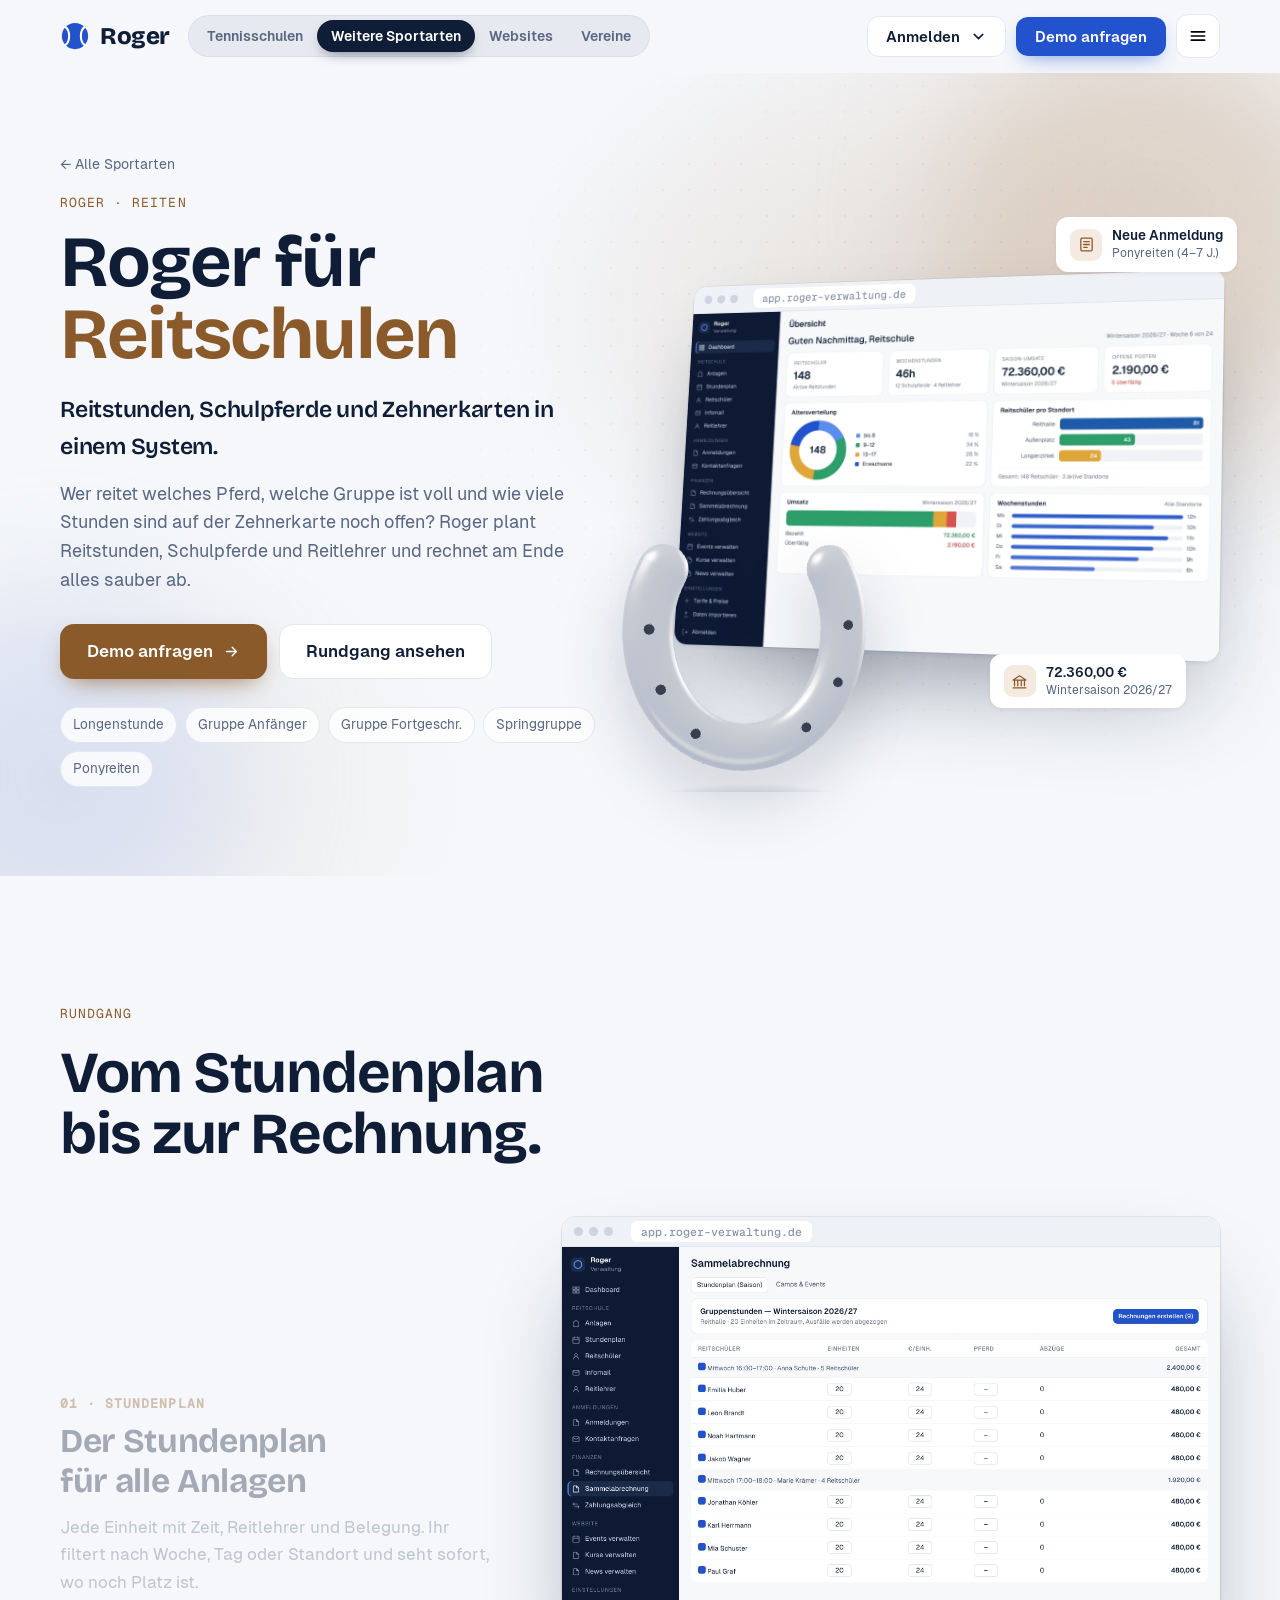
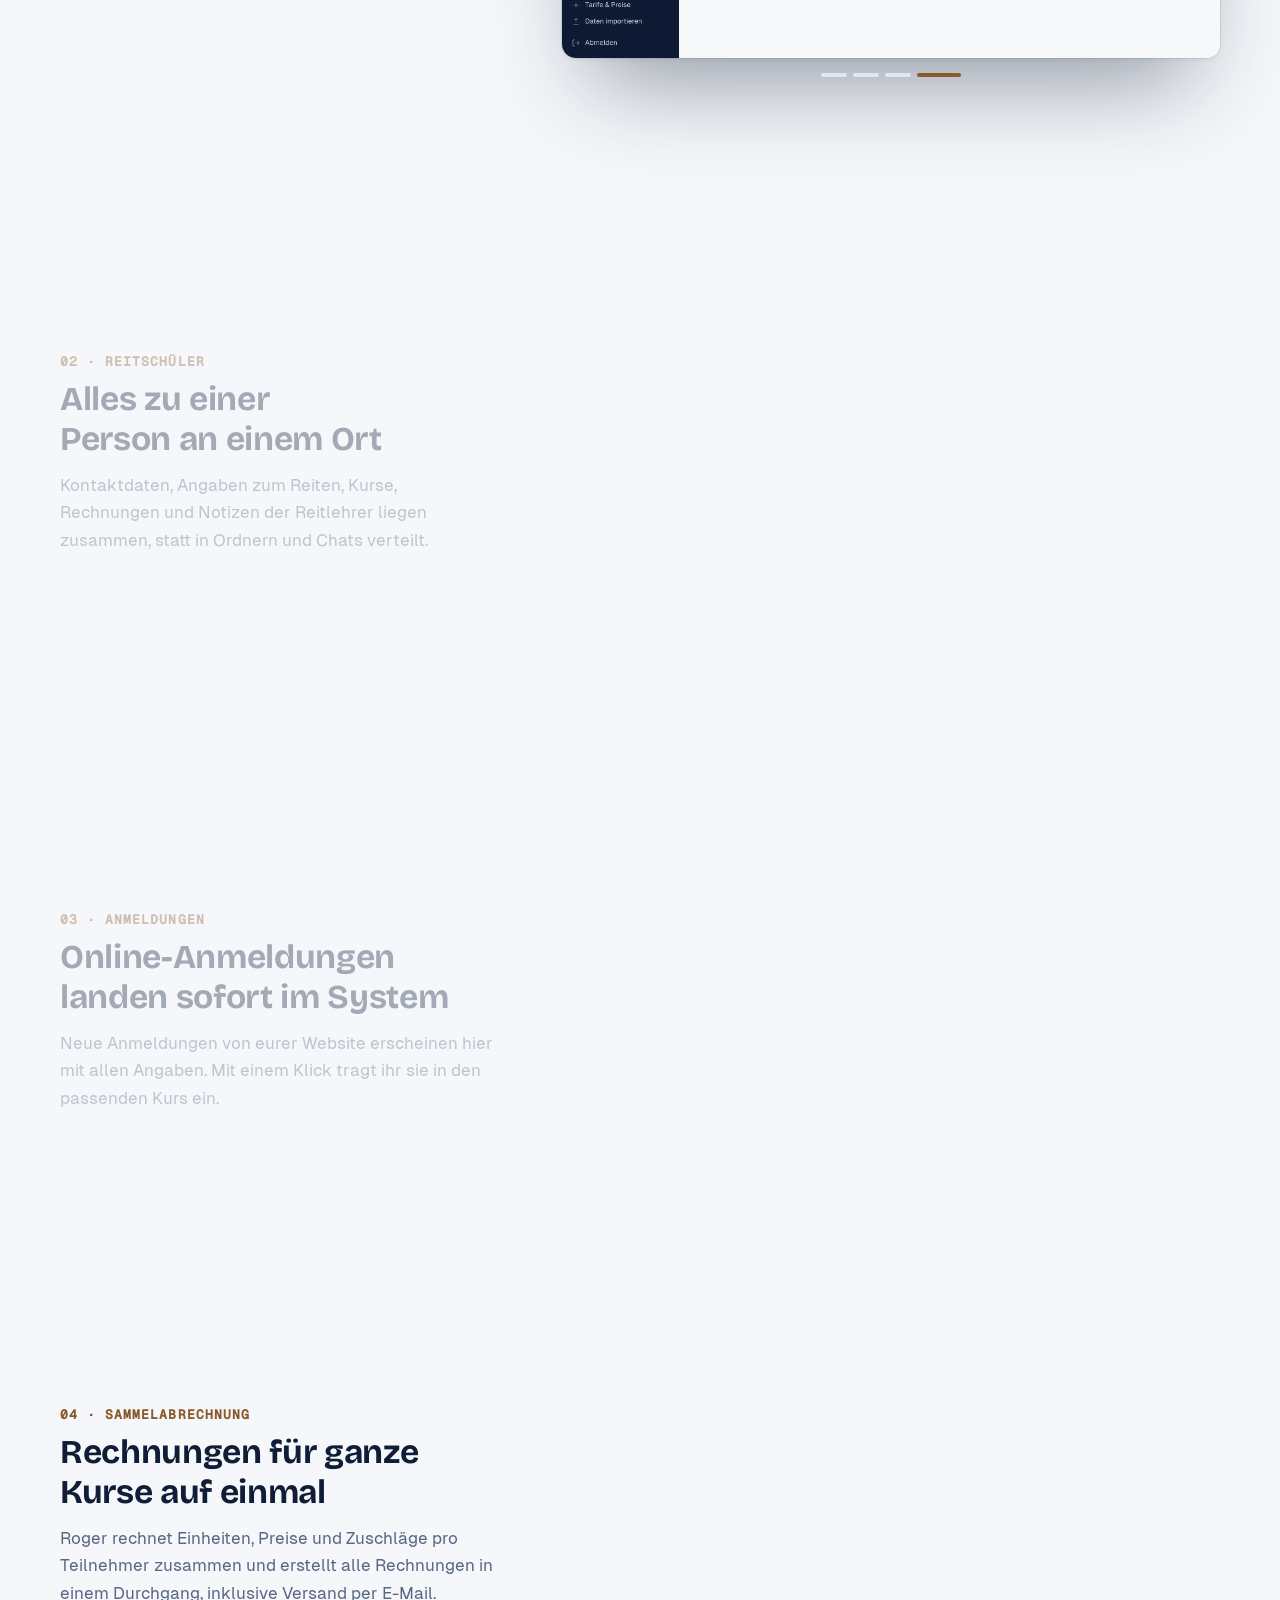
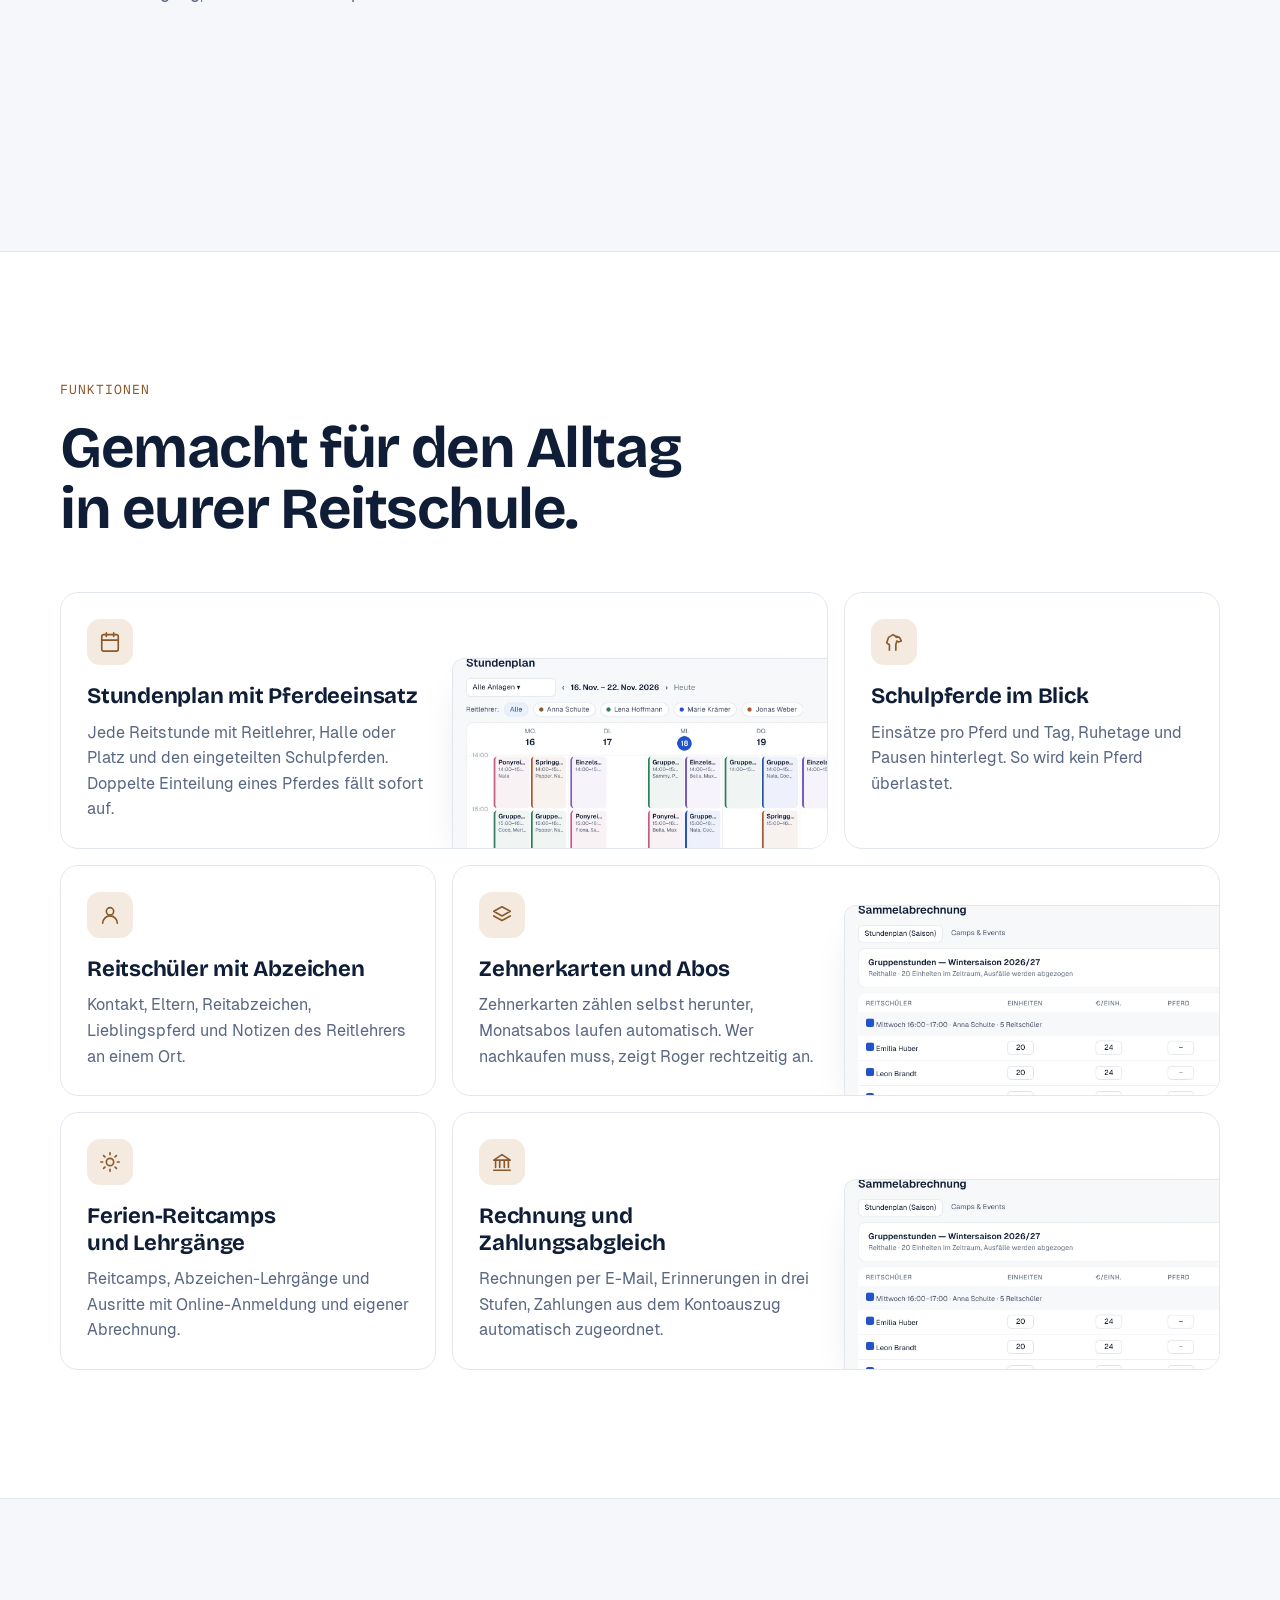
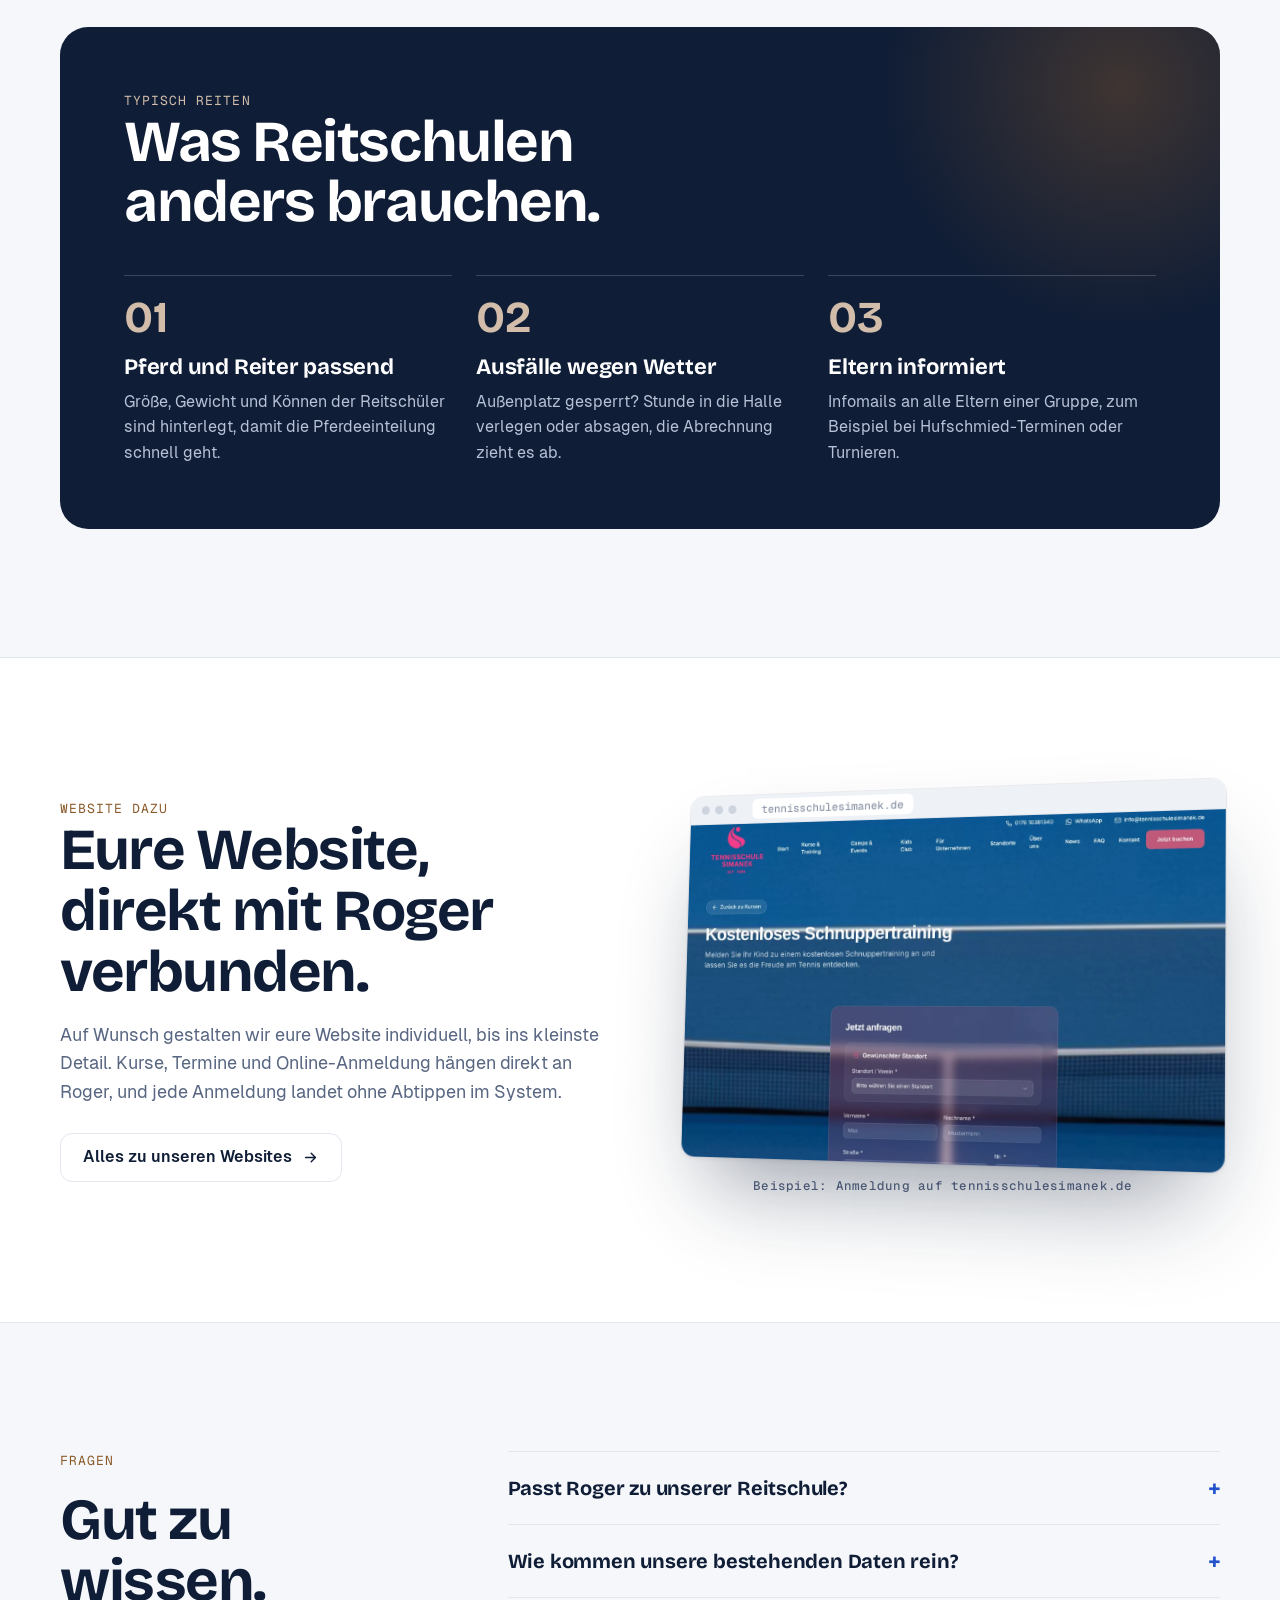
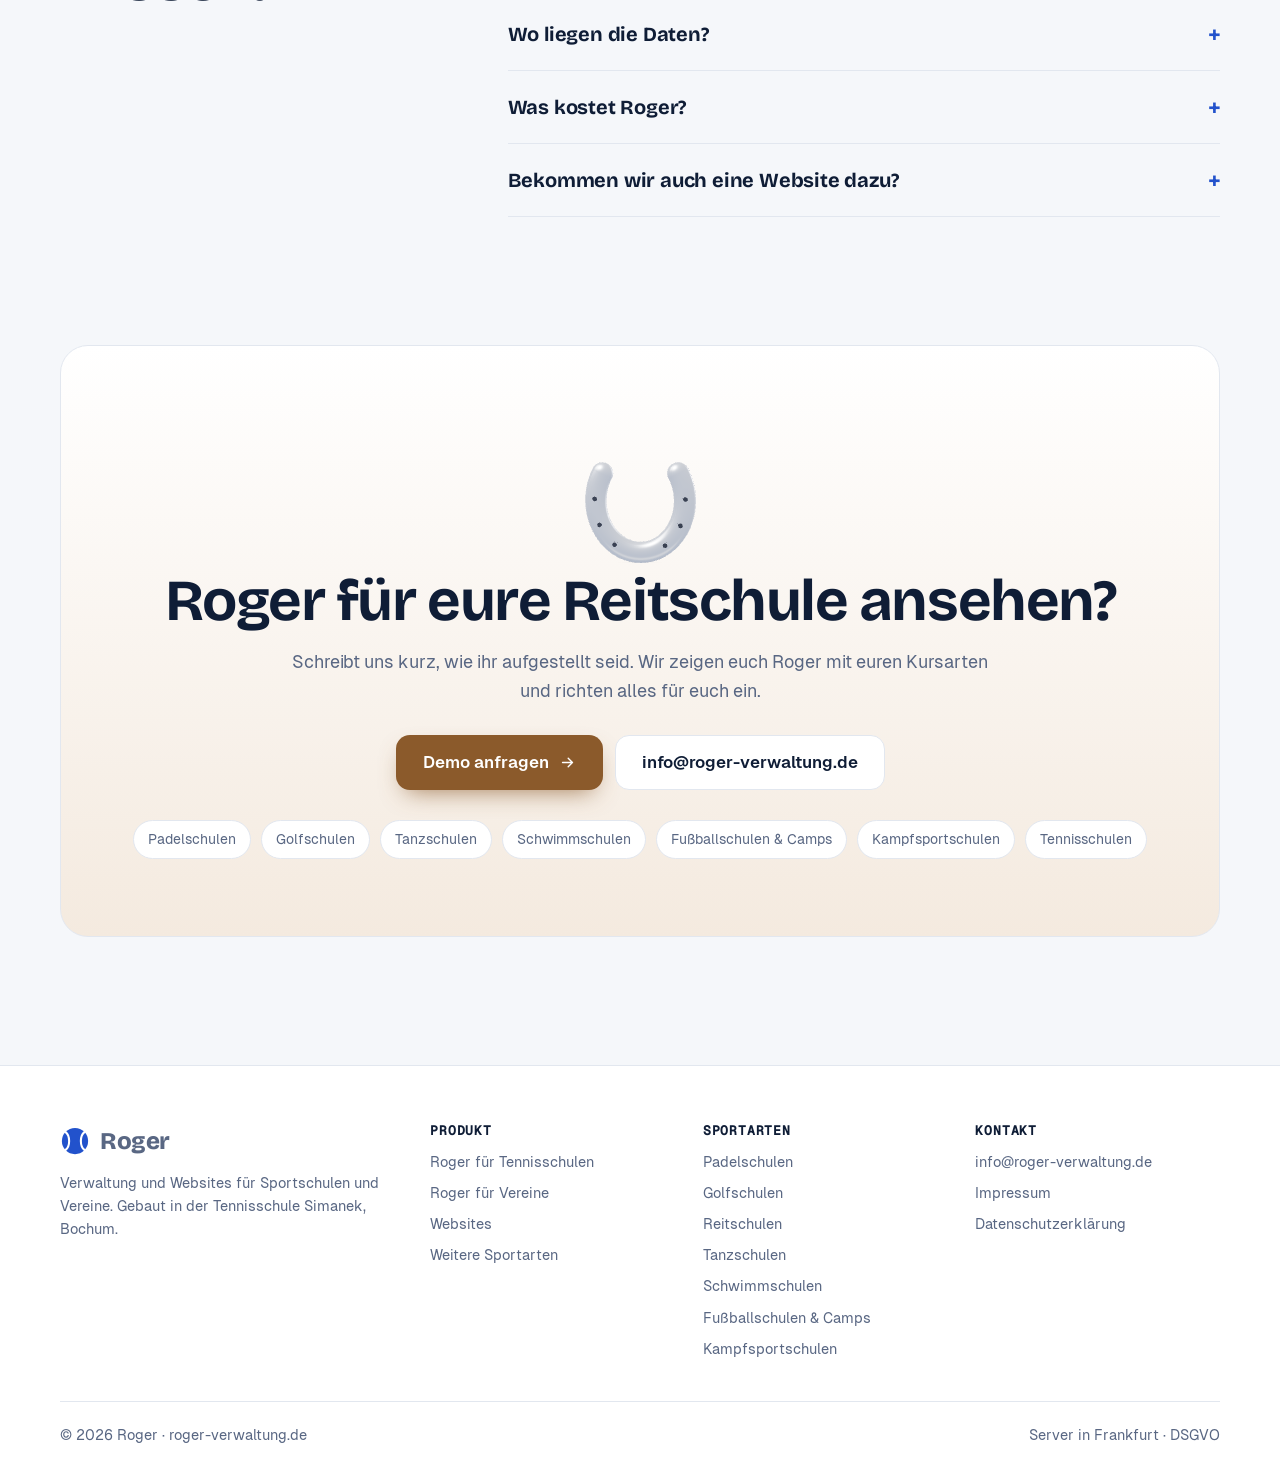
<file: sportarten/reiten.html>
<!doctype html>
<html lang="de">
<head>
<meta charset="utf-8">
<meta name="viewport" content="width=device-width, initial-scale=1, viewport-fit=cover">
<link rel="icon" href="/favicon.svg" type="image/svg+xml">
<title>Roger für Reitschulen – Kursplan, Anmeldung und Abrechnung</title>
<meta name="description" content="Wer reitet welches Pferd, welche Gruppe ist voll und wie viele Stunden sind auf der Zehnerkarte noch offen? Roger plant Reitstunden, Schulpferde und Reitlehrer und rechnet am Ende alles sauber ab.">
<meta property="og:title" content="Roger für Reitschulen – Kursplan, Anmeldung und Abrechnung">
<meta property="og:description" content="Wer reitet welches Pferd, welche Gruppe ist voll und wie viele Stunden sind auf der Zehnerkarte noch offen? Roger plant Reitstunden, Schulpferde und Reitlehrer und rechnet am Ende alles sauber ab.">
<meta property="og:image" content="https://roger-verwaltung.de/img/sport/reiten-dashboard.webp">
<meta property="og:url" content="https://roger-verwaltung.de/sportarten/reiten">
<meta name="theme-color" content="#F5F7FA">
<link rel="canonical" href="https://roger-verwaltung.de/sportarten/reiten">
<link rel="stylesheet" href="/fonts/fonts.css">
<style>
:root{
  --bg:#F5F7FA; --surface:#FFFFFF; --ink:#0F1D36; --muted:#596783; --rule:#E2E7EF;
  --blue:#2252CC; --blue-2:#3A6BE3; --blue-soft:#EAF0FD; --blue-mid:#C9D8F8;
  --grass:#2E7D58; --grass-soft:#E6F3EC; --grass-mid:#BFE0CD;
  --paper:#FBF8F1;
  --f-display:"Bricolage Grotesque","Helvetica Neue",Arial,sans-serif;
  --f-body:"Geist",system-ui,-apple-system,"Segoe UI",sans-serif;
  --f-mono:"Geist Mono",ui-monospace,SFMono-Regular,Menlo,monospace;
  --f-hand:"Segoe Print","Bradley Hand","Comic Sans MS",cursive;
  --wrap:1200px;
  --shadow:0 1px 2px rgba(15,29,54,.06),0 12px 32px -12px rgba(15,29,54,.18);
  --shadow-lg:0 2px 4px rgba(15,29,54,.05),0 40px 80px -30px rgba(15,29,54,.35);
  --ease:cubic-bezier(.2,.7,.2,1);
  color-scheme:light;
}
*{box-sizing:border-box}
html{scroll-behavior:smooth}
body{margin:0;background:var(--bg);color:var(--ink);font-family:var(--f-body);font-size:17px;line-height:1.6;-webkit-font-smoothing:antialiased;overflow-x:hidden}
body.modal-open{overflow:hidden}
a{color:inherit}
img,video{max-width:100%;height:auto;display:block}
.wrap{max-width:var(--wrap);margin:0 auto;padding-left:max(20px,env(safe-area-inset-left,0px));padding-right:max(20px,env(safe-area-inset-right,0px))}
.label{font-family:var(--f-mono);font-size:13px;letter-spacing:.08em;color:var(--blue);text-transform:uppercase}
h1,h2,h3{font-family:var(--f-display);font-weight:700;letter-spacing:-.025em;line-height:1.05;margin:0;text-wrap:balance}
h2{font-size:clamp(34px,4.6vw,58px)}
h3{font-size:22px;letter-spacing:-.01em;line-height:1.2}
p{margin:0}
.lead{color:var(--muted);font-size:clamp(17px,1.4vw,19px);max-width:60ch}
.btn{display:inline-flex;align-items:center;justify-content:center;gap:10px;font:600 16px/1 var(--f-body);text-decoration:none;border-radius:12px;padding:15px 22px;border:1px solid transparent;cursor:pointer;transition:transform .2s ease,box-shadow .2s ease,background .2s,border-color .2s;white-space:nowrap}
.btn svg{width:17px;height:17px;flex:none}
.btn-primary{background:var(--blue);color:#fff;box-shadow:0 8px 20px -8px rgba(34,82,204,.6)}
.btn-primary:hover{transform:translateY(-2px);box-shadow:0 14px 26px -10px rgba(34,82,204,.7);background:var(--blue-2)}
.btn-ghost{background:var(--surface);border-color:var(--rule);color:var(--ink)}
.btn-ghost:hover{border-color:#C9D2E0;transform:translateY(-1px)}
.btn-lg{padding:18px 26px;font-size:17px;border-radius:14px}
:focus-visible{outline:2px solid var(--blue);outline-offset:3px;border-radius:6px}
section{padding-block:clamp(80px,10vw,130px)}
.sec-head{display:grid;gap:18px;margin-bottom:52px;max-width:780px}
.sec-head.center{margin-inline:auto;text-align:center;justify-items:center}
.band{background:var(--surface);border-block:1px solid var(--rule)}

/* ---------- Navigation ---------- */
.nav{position:sticky;top:0;z-index:50;background:rgba(245,247,250,.8);backdrop-filter:saturate(1.4) blur(14px);-webkit-backdrop-filter:saturate(1.4) blur(14px);border-bottom:1px solid transparent;transition:border-color .3s,background .3s}
.nav.scrolled{border-bottom-color:var(--rule);background:rgba(255,255,255,.86)}
.nav .wrap{display:flex;align-items:center;justify-content:space-between;height:72px;gap:20px}
.brand{display:flex;align-items:center;gap:10px;text-decoration:none;font-family:var(--f-display);font-weight:800;font-size:24px;letter-spacing:-.02em}
.brand svg{width:30px;height:30px}
.nav-left{display:flex;align-items:center;gap:18px;min-width:0}
.pswitch{position:relative;display:flex;padding:4px;border-radius:999px;background:rgba(15,29,54,.06);border:1px solid rgba(15,29,54,.06)}
.pswitch a{position:relative;z-index:1;text-decoration:none;font:600 14px/1 var(--f-body);padding:9px 14px;border-radius:999px;color:var(--muted);transition:color .25s;white-space:nowrap}
.pswitch a[aria-current="page"]{color:#fff}
.pswitch a:not([aria-current]):hover{color:var(--ink)}
.pswitch .thumb{position:absolute;top:4px;bottom:4px;border-radius:999px;background:var(--blue);box-shadow:0 6px 14px -6px rgba(34,82,204,.7);transition:left .45s var(--ease),width .45s var(--ease)}
@media (max-width:640px){.brand .bt{display:none}.pswitch a{padding:9px 11px;font-size:13px}}
@media (max-width:520px){.nav .nav-cta .btn-primary{display:none}}
.nav-links{display:flex;gap:26px;font-size:15px;color:var(--muted);white-space:nowrap}
.nav-links a{text-decoration:none;transition:color .2s}
.nav-links a:hover{color:var(--ink)}
.nav-cta{display:flex;gap:10px;align-items:center}
.login-menu{position:relative}.login-menu>summary{list-style:none}.login-menu>summary::-webkit-details-marker{display:none}
.login-menu[open]>summary svg{transform:rotate(180deg)}
.login-pop{position:absolute;right:0;top:calc(100% + 8px);min-width:250px;background:var(--surface);border:1px solid var(--rule);border-radius:12px;box-shadow:0 18px 40px -18px rgba(15,29,54,.35);padding:6px;z-index:60}
.login-pop a{display:block;padding:10px 12px;border-radius:8px;text-decoration:none;color:var(--ink)}
.login-pop a:hover{background:var(--blue-soft)}.login-pop strong{display:block;font-size:15px}.login-pop span{display:block;font-size:13px;color:var(--muted)}
.nav .btn{padding:11px 18px;font-size:15px}
.burger{display:none;width:44px;height:44px;border-radius:12px;border:1px solid var(--rule);background:var(--surface);cursor:pointer;place-items:center}
.burger svg{width:20px;height:20px}
.mnav{display:none}
@media (max-width:1300px){.nav-links{display:none}.burger{display:grid}}
@media (max-width:560px){.nav .btn-ghost,.nav .login-menu{display:none}.nav .btn-primary{padding:11px 14px}}
.mnav.open{display:grid;position:fixed;inset:72px 0 auto 0;z-index:49;background:#fff;border-bottom:1px solid var(--rule);padding:12px 20px 22px;gap:4px;box-shadow:var(--shadow-lg)}
.mnav a{padding:12px 4px;text-decoration:none;font-weight:500;border-bottom:1px solid var(--rule)}
.faq-grid{display:grid;grid-template-columns:minmax(0,.7fr) minmax(0,1.3fr);gap:clamp(28px,5vw,70px);align-items:start}
.faq details{border-top:1px solid var(--rule);padding-block:20px}
.faq details:last-child{border-bottom:1px solid var(--rule)}
.faq summary{cursor:pointer;list-style:none;display:flex;justify-content:space-between;gap:20px;font-family:var(--f-display);font-weight:700;font-size:20px;letter-spacing:-.01em}
.faq summary::-webkit-details-marker{display:none}
.faq summary::after{content:"+";font-family:var(--f-mono);color:var(--blue);transition:transform .25s}
.faq details[open] summary::after{transform:rotate(45deg)}
.faq details p{margin-top:10px;color:var(--muted);max-width:68ch}
footer{padding-block:56px 34px;color:var(--muted);font-size:14.5px;border-top:1px solid var(--rule);background:var(--surface)}
.foot{display:grid;grid-template-columns:1.4fr 1fr 1fr 1fr;gap:28px}
.foot h4{margin:0 0 12px;font:600 13px var(--f-mono);letter-spacing:.06em;text-transform:uppercase;color:var(--ink)}
.foot nav{display:grid;gap:8px}
.foot a{text-decoration:none}
.foot a:hover{color:var(--ink)}
.foot p{max-width:34ch;margin-top:12px}
.copy{margin-top:40px;padding-top:22px;border-top:1px solid var(--rule);display:flex;justify-content:space-between;gap:16px;flex-wrap:wrap}
@media (max-width:820px){.foot{grid-template-columns:1fr 1fr}}


.pswitch .thumb{background:var(--ink);box-shadow:0 6px 14px -6px rgba(15,29,54,.6)}
.rv{opacity:0;transform:translateY(26px);transition:opacity .8s var(--ease),transform .8s var(--ease)}
.rv.in{opacity:1;transform:none}
@media (prefers-reduced-motion:reduce){.rv{opacity:1;transform:none;transition:none}}
main{overflow-x:clip}
h1,h2,h3{overflow-wrap:break-word;hyphens:manual}
@media (max-width:800px){.faq-grid{grid-template-columns:1fr}}
@media (max-width:480px){h2{font-size:clamp(28px,8.4vw,34px)}}
.cap{font:500 12.5px/1.4 var(--f-mono);color:var(--muted);letter-spacing:.02em;margin-top:14px;text-align:center}
canvas.s3d{display:block;width:100%;height:100%;opacity:0;transition:opacity .9s ease}
canvas.s3d.ready{opacity:1}
.win{border-radius:14px;overflow:hidden;background:#fff;box-shadow:0 2px 4px rgba(15,29,54,.05),0 50px 90px -30px rgba(15,29,54,.45),0 0 0 1px rgba(15,29,54,.07)}
.win .bar{height:30px;background:#EEF1F6;border-bottom:1px solid #E1E6EE;display:flex;align-items:center;gap:6px;padding:0 12px}
.win .bar i{width:9px;height:9px;border-radius:50%;background:#CDD4DF}
.win .bar span{margin-left:12px;font:500 11.5px var(--f-mono);color:#8A94A6;background:#fff;border-radius:6px;padding:3px 10px;white-space:nowrap;overflow:hidden;text-overflow:ellipsis;min-width:0}
.win img{width:100%;height:auto;display:block}
.contact{text-align:center;border:1px solid var(--rule);border-radius:28px;padding:clamp(40px,6vw,80px) 24px;position:relative;overflow:hidden}
.contact .lead{margin:16px auto 0}
.contact .cta-row{display:flex;gap:12px;flex-wrap:wrap;justify-content:center;margin-top:30px}

html{scroll-padding-top:84px}.nav-links{display:none!important}.burger{display:grid!important}.sw-s{display:none}.pswitch:not(:has([aria-current])) .thumb{opacity:0;transition:left .45s var(--ease),width .45s var(--ease),opacity .3s}.pswitch.hov .thumb{opacity:1}@media (max-width:1080px){html{scroll-padding-top:128px}.nav .wrap{flex-wrap:wrap;height:auto!important;padding-top:10px;padding-bottom:10px;row-gap:10px}.nav-left{display:contents!important}.nav .brand{order:1}.nav .brand .bt,.nav .brand>span{display:inline!important}.nav-cta{order:2;margin-left:auto}.nav .wrap::after{content:"";order:3;flex-basis:100%;height:0}.pswitch{order:4;overflow-x:auto;scrollbar-width:none;max-width:100%}.pswitch::-webkit-scrollbar{display:none}.mnav.open{inset:118px 0 auto 0!important}}@media (max-width:600px){.pswitch{flex:1 1 100%;justify-content:space-between}.pswitch a{padding:9px 10px!important;font-size:13px!important;flex:1 1 auto;text-align:center}}@media (min-width:1081px){.mnav.open{left:auto!important;right:max(20px,calc((100vw - 1200px) / 2 + 20px))!important;top:78px!important;width:320px;border:1px solid var(--rule);border-radius:16px}}@media (max-width:440px){.sw-l{display:none}.sw-s{display:inline}.pswitch a{padding:9px 6px!important;font-size:12.5px!important}}

.label{color:var(--ac)}
.shero{position:relative;padding-block:clamp(40px,6vw,80px) clamp(50px,7vw,90px);overflow:hidden;isolation:isolate}
.shero::before{content:"";position:absolute;inset:0;z-index:-3;background:radial-gradient(55% 60% at 78% 30%,color-mix(in srgb,var(--ac) 18%,transparent),transparent 70%),radial-gradient(45% 50% at 5% 90%,color-mix(in srgb,var(--ac) 10%,transparent),transparent 70%)}
.blob{position:absolute;z-index:-2;border-radius:50%;filter:blur(60px);opacity:.5;background:color-mix(in srgb,var(--ac) 40%,#fff);animation:drift 18s ease-in-out infinite alternate}
.blob.b2{background:#C9D8F8;animation-duration:23s;animation-delay:-6s}
@keyframes drift{0%{transform:translate(0,0) scale(1)}50%{transform:translate(60px,-40px) scale(1.15)}100%{transform:translate(-40px,30px) scale(.95)}}
.dots{position:absolute;inset:0;z-index:-2;background-image:radial-gradient(color-mix(in srgb,var(--ac) 35%,transparent) 1.2px,transparent 1.4px);background-size:26px 26px;-webkit-mask:radial-gradient(60% 70% at 75% 40%,#000 0%,transparent 75%);mask:radial-gradient(60% 70% at 75% 40%,#000 0%,transparent 75%);opacity:.5;animation:dotpan 40s linear infinite}
@keyframes dotpan{to{background-position:260px 130px}}
.hgrid{display:grid;grid-template-columns:minmax(0,1fr) minmax(0,1.05fr);gap:clamp(24px,4vw,60px);align-items:center}
.crumb{display:inline-flex;align-items:center;gap:8px;font-size:14px;color:var(--muted);text-decoration:none;margin-bottom:18px}
.crumb:hover{color:var(--ink)}
.hgrid>div:first-child{container-type:inline-size}
.shero h1{font-size:min(72px,calc(100cqw / var(--L) * 1.66));line-height:1;margin-top:12px;overflow-wrap:normal}
.shero h1 em{font-style:normal;color:var(--ac);display:block}
.shero .tag{font-family:var(--f-display);font-weight:600;font-size:clamp(19px,1.8vw,23px);letter-spacing:-.01em;margin-top:22px}
.shero .lead{margin-top:14px}
.cta-row{display:flex;gap:12px;flex-wrap:wrap;margin-top:30px}
.btn-ac{background:var(--ac);color:#fff;box-shadow:0 10px 24px -10px color-mix(in srgb,var(--ac) 80%,transparent)}
.btn-ac:hover{transform:translateY(-2px);filter:brightness(1.08)}
.chips{display:flex;flex-wrap:wrap;gap:8px;margin-top:28px}
.chips span{font-size:13.5px;border:1px solid var(--rule);background:rgba(255,255,255,.8);border-radius:999px;padding:6px 12px;color:var(--muted)}
.hvis{position:relative;aspect-ratio:1/0.92;perspective:1600px}
.hvis>.win{position:absolute;right:0;top:12%;width:100%;transform:rotateY(-16deg) rotateX(8deg);transform-origin:70% 50%;transition:transform 1.2s var(--ease);animation:float 7s ease-in-out infinite}
.hvis:hover>.win{transform:rotateY(-6deg) rotateX(3deg)}
@keyframes float{50%{translate:0 -10px}}
.obj{position:absolute;left:-14%;bottom:-12%;width:62%;aspect-ratio:1;z-index:2;filter:drop-shadow(0 30px 30px rgba(15,29,54,.18))}
.fcard{position:absolute;z-index:3;background:#fff;border-radius:12px;padding:10px 14px;box-shadow:var(--shadow-lg);font-size:13px;display:flex;align-items:center;gap:10px;animation:float 6s ease-in-out infinite;line-height:1.3}
.fcard b{display:block;font-size:13.5px}.fcard small{color:var(--muted);font-size:12px}
.fcard .ico{width:32px;height:32px;border-radius:9px;display:grid;place-items:center;background:var(--acs);color:var(--ac);flex:none}
.fcard .ico svg{width:17px;height:17px}
.fc1{right:-3%;top:2%;animation-delay:-2s}.fc2{right:6%;bottom:4%;animation-delay:-4s}
@media (max-width:980px){.hgrid{grid-template-columns:1fr}.hvis{margin-top:20px}.fc1{right:0}}
@media (max-width:560px){.obj{width:46%;left:-4%;bottom:-4%}.fcard{display:none}}
.peek{padding-top:30px}
.peek .stage{perspective:1800px}
.peek .stage .win{max-width:1080px;margin:0 auto;transform:rotateX(var(--tilt,24deg)) scale(var(--sc,.92));transform-origin:50% 0;will-change:transform}
.tour{display:grid;grid-template-columns:minmax(0,.8fr) minmax(0,1.2fr);gap:clamp(28px,5vw,70px)}
.tstep{min-height:62vh;display:flex;flex-direction:column;justify-content:center;opacity:.35;transition:opacity .5s}
.tstep.on{opacity:1}
.tstep:last-child{min-height:48vh}
.tstep .n{font:600 13px var(--f-mono);color:var(--ac);letter-spacing:.08em}
.tstep h3{font-size:clamp(26px,2.6vw,34px);margin:10px 0 12px}
.tstep p{color:var(--muted);max-width:42ch}
.tstep .mimg{display:none}
.tview{position:sticky;top:calc(50vh - 230px);height:460px;perspective:2000px}
.tview .win{position:absolute;inset:0 0 auto 0;opacity:0;transform:rotateY(18deg) translateX(40px) scale(.94);transition:opacity .7s var(--ease),transform .9s var(--ease)}
.tview .win.on{opacity:1;transform:none}
.tview .win.past{transform:rotateY(-18deg) translateX(-40px) scale(.94)}
.prog{position:absolute;left:0;right:0;bottom:0;display:flex;gap:6px;justify-content:center}
.prog i{width:26px;height:4px;border-radius:4px;background:var(--rule);transition:background .4s,width .4s}
.prog i.on{background:var(--ac);width:44px}
@media (max-width:900px){.tour{grid-template-columns:1fr}.tview{display:none}.tstep{min-height:0;opacity:1;padding-block:26px}.tstep .mimg{display:block;margin-top:18px}}
.bento{display:grid;grid-template-columns:repeat(3,1fr);gap:16px}
.fx{position:relative;background:var(--surface);border:1px solid var(--rule);border-radius:18px;padding:26px;overflow:hidden;transition:opacity .8s var(--ease),transform .25s ease,box-shadow .3s,border-color .3s}
.fx:hover{box-shadow:var(--shadow-lg);border-color:color-mix(in srgb,var(--ac) 30%,var(--rule))}
.fx::after{content:"";position:absolute;inset:0;background:radial-gradient(240px circle at var(--mx,50%) var(--my,0%),color-mix(in srgb,var(--ac) 12%,transparent),transparent 60%);opacity:0;transition:opacity .3s;pointer-events:none}
.fx:hover::after{opacity:1}
.fx .ico{width:46px;height:46px;border-radius:13px;display:grid;place-items:center;background:var(--acs);color:var(--ac);margin-bottom:18px}
.fx .ico svg{width:22px;height:22px}
.fx p{color:var(--muted);margin-top:10px;font-size:16px}
.fx:nth-child(1),.fx:nth-child(4),.fx:nth-child(6){grid-column:span 2}
.fx.wide{display:grid;grid-template-columns:minmax(0,1fr) minmax(0,1.1fr);gap:24px;padding-right:0;padding-bottom:0}
.fx.wide>div:first-child{padding-bottom:26px}
.fx .crop{position:relative;align-self:end;height:190px;overflow:hidden;border-radius:12px 0 0 0;border:1px solid var(--rule);border-right:0;border-bottom:0;background:#fff;box-shadow:0 20px 40px -24px rgba(15,29,54,.35);transition:transform .5s var(--ease)}
.fx .crop img{width:720px;max-width:none;height:auto;margin:-14px 0 0 -128px}
.fx.wide:hover .crop{transform:translateY(-6px)}
@media (max-width:900px){.bento{grid-template-columns:1fr 1fr}.fx:nth-child(1),.fx:nth-child(4),.fx:nth-child(6){grid-column:1/-1}}
@media (max-width:620px){.fx.wide{grid-template-columns:1fr;padding-left:26px}.fx .crop{height:150px;margin-left:0}}
@media (max-width:620px){.bento{grid-template-columns:1fr}}
.spec{background:var(--ink);color:#fff;border-radius:28px;padding:clamp(34px,5vw,64px);position:relative;overflow:hidden}
.spec::before{content:"";position:absolute;width:520px;height:520px;right:-160px;top:-200px;border-radius:50%;background:radial-gradient(circle,color-mix(in srgb,var(--ac) 70%,transparent),transparent 65%);opacity:.55;animation:drift 16s ease-in-out infinite alternate}
.spec h2{color:#fff;max-width:18ch;position:relative}
.spec .label{color:color-mix(in srgb,var(--ac) 40%,#fff);position:relative}
.sp3{display:grid;grid-template-columns:repeat(3,1fr);gap:24px;margin-top:42px;position:relative}
.sp3 div{border-top:1px solid rgba(255,255,255,.18);padding-top:20px}
.sp3 b{display:block;font:700 44px/1 var(--f-display);color:color-mix(in srgb,var(--ac) 40%,#fff);margin-bottom:14px}
.sp3 h3{color:#fff}.sp3 p{color:#B7C1D6;margin-top:8px;font-size:16px}
@media (max-width:800px){.sp3{grid-template-columns:1fr}}
@media (max-width:480px){.spec h2,.contact h2{font-size:26px}.spec{padding:30px 22px}}
.webx{display:grid;grid-template-columns:1fr 1fr;gap:clamp(24px,4vw,60px);align-items:center}
.webx .stackimg{perspective:1400px}
.webx .stackimg .win img{aspect-ratio:16/10;object-fit:cover;object-position:50% 0}
.webx .stackimg .win{transform:rotateY(-14deg) rotateX(4deg);transition:transform .9s var(--ease)}
.webx .stackimg:hover .win{transform:none}
@media (max-width:900px){.webx{grid-template-columns:1fr}}
.more{display:flex;gap:12px;flex-wrap:wrap;margin-top:26px}
.contact{background:linear-gradient(180deg,var(--surface),var(--acs))}
.contact .cobj{width:150px;height:150px;margin:-10px auto 8px}
.others{display:flex;flex-wrap:wrap;gap:10px;justify-content:center;margin-top:30px}
.others a{font-size:14px;text-decoration:none;border:1px solid var(--rule);background:#fff;border-radius:999px;padding:7px 14px;color:var(--muted);transition:color .2s,border-color .2s}
.others a:hover{color:var(--ink);border-color:#C9D2E0}
:root{--ac:#8B5A2B;--acs:#F4EADF}
</style>
</head>
<body>
<header class="nav" id="nav">
  <div class="wrap">
    <div class="nav-left">
      <a class="brand" href="/" aria-label="Roger – Übersicht aller Produkte"><svg viewBox="0 0 32 32" aria-hidden="true"><circle cx="16" cy="16" r="14" fill="#2252CC"/><path d="M6 6.5c5 4 5 15 0 19M26 6.5c-5 4-5 15 0 19" fill="none" stroke="#fff" stroke-width="2.2" stroke-linecap="round"/></svg><span class="bt">Roger</span></a>
      <nav class="pswitch" aria-label="Produkt wählen"><a href="/tennisschulen"><span class="sw-l">Tennisschulen</span><span class="sw-s">Tennis</span></a><a href="/sportarten" aria-current="page">Weitere Sportarten</a><a href="/websites">Websites</a><a href="/vereine">Vereine</a><i class="thumb" aria-hidden="true"></i></nav>
    </div>
    <nav class="nav-links" aria-label="Abschnitte"><a href="#rundgang">Rundgang</a><a href="#funktionen">Funktionen</a><a href="#fragen">Fragen</a></nav>
    <div class="nav-cta">
      <details class="login-menu">
        <summary class="btn btn-ghost">Anmelden <svg viewBox="0 0 24 24" width="14" height="14" fill="none" stroke="currentColor" stroke-width="2.2" stroke-linecap="round" aria-hidden="true"><path d="m6 9 6 6 6-6"/></svg></summary>
        <div class="login-pop" role="menu">
          <a role="menuitem" href="https://app.roger-verwaltung.de"><strong>Schule</strong><span>Kursplan, Kunden, Abrechnung</span></a>
          <a role="menuitem" href="https://verein.roger-verwaltung.de"><strong>Verein</strong><span>Mitglieder, Beiträge, SEPA</span></a>
        </div>
      </details>
      <a class="btn btn-primary" href="#kontakt">Demo anfragen</a>
      <button class="burger" type="button" id="burger" aria-label="Menü öffnen" aria-expanded="false" aria-controls="mnav"><svg viewBox="0 0 24 24" fill="none" stroke="currentColor" stroke-width="2" stroke-linecap="round"><path d="M4 7h16M4 12h16M4 17h16"/></svg></button>
    </div>
  </div>
</header>
<nav class="mnav" id="mnav" aria-label="Menü"><a href="#rundgang">Rundgang</a><a href="#funktionen">Funktionen</a><a href="#fragen">Fragen</a><a href="#kontakt">Demo anfragen</a><a href="/tennisschulen">Roger für Tennisschulen</a><a href="/vereine">Roger für Vereine</a><a href="/websites">Websites</a><a href="/sportarten">Alle Sportarten</a><a href="https://app.roger-verwaltung.de">Anmelden Schule</a><a href="https://verein.roger-verwaltung.de">Anmelden Verein</a></nav>
<main>
<section class="shero" aria-labelledby="h">
  <div class="dots" aria-hidden="true"></div>
  <div class="blob" style="width:420px;height:420px;right:-80px;top:-60px" aria-hidden="true"></div>
  <div class="blob b2" style="width:360px;height:360px;left:-120px;bottom:-80px" aria-hidden="true"></div>
  <div class="wrap hgrid">
    <div>
      <a class="crumb" href="/sportarten">← Alle Sportarten</a>
      <p class="label">Roger · Reiten</p>
      <h1 id="h" style="--L:11">Roger für <em>Reitschulen</em></h1>
      <p class="tag">Reitstunden, Schulpferde und Zehnerkarten in einem System.</p>
      <p class="lead">Wer reitet welches Pferd, welche Gruppe ist voll und wie viele Stunden sind auf der Zehnerkarte noch offen? Roger plant Reitstunden, Schulpferde und Reitlehrer und rechnet am Ende alles sauber ab.</p>
      <div class="cta-row"><a class="btn btn-ac btn-lg" href="mailto:info@roger-verwaltung.de?subject=Roger%20für%20unsere%20Reitschule">Demo anfragen <svg viewBox="0 0 24 24" fill="none" stroke="currentColor" stroke-width="2" stroke-linecap="round" stroke-linejoin="round" aria-hidden="true"><path d="M5 12h14M13 6l6 6-6 6"/></svg></a><a class="btn btn-ghost btn-lg" href="#rundgang">Rundgang ansehen</a></div>
      <div class="chips"><span>Longenstunde</span><span>Gruppe Anfänger</span><span>Gruppe Fortgeschr.</span><span>Springgruppe</span><span>Ponyreiten</span></div>
    </div>
    <div class="hvis">
      <div class="win"><div class="bar"><i></i><i></i><i></i><span>app.roger-verwaltung.de</span></div><img src="/img/sport/reiten-dashboard.webp" alt="Dashboard von Roger für Reitschulen" width="1200" height="750" decoding="async"></div>
      <div class="obj"><canvas class="s3d" data-kind="reiten" data-ac="#8B5A2B" data-dist="4.6" aria-hidden="true"></canvas></div>
      <div class="fcard fc1"><span class="ico"><svg viewBox="0 0 24 24" fill="none" stroke="currentColor" stroke-width="1.8" stroke-linecap="round" stroke-linejoin="round" aria-hidden="true"><rect x="4" y="3" width="16" height="18" rx="2"/><path d="M8 8h8M8 12h8M8 16h5"/></svg></span><div><b>Neue Anmeldung</b><small>Ponyreiten (4–7 J.)</small></div></div>
      <div class="fcard fc2"><span class="ico"><svg viewBox="0 0 24 24" fill="none" stroke="currentColor" stroke-width="1.8" stroke-linecap="round" stroke-linejoin="round" aria-hidden="true"><path d="M3 10h18L12 4zM5 10v8M9.5 10v8M14.5 10v8M19 10v8M3 21h18"/></svg></span><div><b>72.360,00 €</b><small>Wintersaison 2026/27</small></div></div>
    </div>
  </div>
</section>

<section id="rundgang" aria-labelledby="tour-h">
  <div class="wrap">
    <div class="sec-head"><p class="label">Rundgang</p><h2 id="tour-h">Vom Stundenplan bis zur Rechnung.</h2></div>
    <div class="tour">
      <div class="tsteps"><div class="tstep" data-i="0"><span class="n">01 · STUNDENPLAN</span><h3>Der Stundenplan für alle Anlagen</h3><p>Jede Einheit mit Zeit, Reitlehrer und Belegung. Ihr filtert nach Woche, Tag oder Standort und seht sofort, wo noch Platz ist.</p><div class="mimg"><div class="win"><div class="bar"><i></i><i></i><i></i><span>app.roger-verwaltung.de</span></div><img src="/img/sport/reiten-plan.webp" alt="Stundenplan in Roger" width="1200" height="750" loading="lazy" decoding="async"></div><p class="cap">Beispielansicht mit erfundenen Daten</p></div></div><div class="tstep" data-i="1"><span class="n">02 · REITSCHÜLER</span><h3>Alles zu einer Person an einem Ort</h3><p>Kontaktdaten, Angaben zum Reiten, Kurse, Rechnungen und Notizen der Reitlehrer liegen zusammen, statt in Ordnern und Chats verteilt.</p><div class="mimg"><div class="win"><div class="bar"><i></i><i></i><i></i><span>app.roger-verwaltung.de</span></div><img src="/img/sport/reiten-akte.webp" alt="Reitschüler in Roger" width="1200" height="750" loading="lazy" decoding="async"></div><p class="cap">Beispielansicht mit erfundenen Daten</p></div></div><div class="tstep" data-i="2"><span class="n">03 · ANMELDUNGEN</span><h3>Online-Anmeldungen landen sofort im System</h3><p>Neue Anmeldungen von eurer Website erscheinen hier mit allen Angaben. Mit einem Klick tragt ihr sie in den passenden Kurs ein.</p><div class="mimg"><div class="win"><div class="bar"><i></i><i></i><i></i><span>app.roger-verwaltung.de</span></div><img src="/img/sport/reiten-anmeldungen.webp" alt="Anmeldungen in Roger" width="1200" height="750" loading="lazy" decoding="async"></div><p class="cap">Beispielansicht mit erfundenen Daten</p></div></div><div class="tstep" data-i="3"><span class="n">04 · SAMMELABRECHNUNG</span><h3>Rechnungen für ganze Kurse auf einmal</h3><p>Roger rechnet Einheiten, Preise und Zuschläge pro Teilnehmer zusammen und erstellt alle Rechnungen in einem Durchgang, inklusive Versand per E-Mail.</p><div class="mimg"><div class="win"><div class="bar"><i></i><i></i><i></i><span>app.roger-verwaltung.de</span></div><img src="/img/sport/reiten-abrechnung.webp" alt="Sammelabrechnung in Roger" width="1200" height="750" loading="lazy" decoding="async"></div><p class="cap">Beispielansicht mit erfundenen Daten</p></div></div></div>
      <div><div class="tview" id="tview"><div class="win on"><div class="bar"><i></i><i></i><i></i><span>app.roger-verwaltung.de</span></div><img src="/img/sport/reiten-plan.webp" alt="Stundenplan in Roger" width="1200" height="750" loading="lazy" decoding="async"></div><div class="win"><div class="bar"><i></i><i></i><i></i><span>app.roger-verwaltung.de</span></div><img src="/img/sport/reiten-akte.webp" alt="Reitschüler in Roger" width="1200" height="750" loading="lazy" decoding="async"></div><div class="win"><div class="bar"><i></i><i></i><i></i><span>app.roger-verwaltung.de</span></div><img src="/img/sport/reiten-anmeldungen.webp" alt="Anmeldungen in Roger" width="1200" height="750" loading="lazy" decoding="async"></div><div class="win"><div class="bar"><i></i><i></i><i></i><span>app.roger-verwaltung.de</span></div><img src="/img/sport/reiten-abrechnung.webp" alt="Sammelabrechnung in Roger" width="1200" height="750" loading="lazy" decoding="async"></div><div class="prog"><i class="on"></i><i class=""></i><i class=""></i><i class=""></i></div></div></div>
    </div>
  </div>
</section>

<section class="band" id="funktionen" aria-labelledby="f-h">
  <div class="wrap">
    <div class="sec-head"><p class="label">Funktionen</p><h2 id="f-h">Gemacht für den Alltag in eurer Reitschule.</h2></div>
    <div class="bento"><article class="fx wide rv" style="transition-delay:0ms"><div><div class="ico"><svg viewBox="0 0 24 24" fill="none" stroke="currentColor" stroke-width="1.8" stroke-linecap="round" stroke-linejoin="round" aria-hidden="true"><rect x="3" y="4" width="18" height="18" rx="2"/><path d="M16 2v4M8 2v4M3 10h18"/></svg></div><h3>Stundenplan mit Pferdeeinsatz</h3><p>Jede Reitstunde mit Reitlehrer, Halle oder Platz und den eingeteilten Schulpferden. Doppelte Einteilung eines Pferdes fällt sofort auf.</p></div><div class="crop" aria-hidden="true"><img src="/img/sport/reiten-plan.webp" alt="" loading="lazy" width="1200" height="750"></div></article><article class="fx rv" style="transition-delay:70ms"><div class="ico"><svg viewBox="0 0 24 24" fill="none" stroke="currentColor" stroke-width="1.8" stroke-linecap="round" stroke-linejoin="round" aria-hidden="true"><path d="M7 21v-6l-3-2 2-6 5-3 3 2 4 1 2 4-3 1-2-1-1 4v6"/><circle cx="15" cy="6.5" r=".6"/></svg></div><h3>Schulpferde im Blick</h3><p>Einsätze pro Pferd und Tag, Ruhetage und Pausen hinterlegt. So wird kein Pferd überlastet.</p></article><article class="fx rv" style="transition-delay:140ms"><div class="ico"><svg viewBox="0 0 24 24" fill="none" stroke="currentColor" stroke-width="1.8" stroke-linecap="round" stroke-linejoin="round" aria-hidden="true"><circle cx="12" cy="8" r="4"/><path d="M4 21a8 8 0 0 1 16 0"/></svg></div><h3>Reitschüler mit Abzeichen</h3><p>Kontakt, Eltern, Reitabzeichen, Lieblingspferd und Notizen des Reitlehrers an einem Ort.</p></article><article class="fx wide rv" style="transition-delay:210ms"><div><div class="ico"><svg viewBox="0 0 24 24" fill="none" stroke="currentColor" stroke-width="1.8" stroke-linecap="round" stroke-linejoin="round" aria-hidden="true"><path d="m12 3 9 5-9 5-9-5z"/><path d="m3 13 9 5 9-5"/></svg></div><h3>Zehnerkarten und Abos</h3><p>Zehnerkarten zählen selbst herunter, Monatsabos laufen automatisch. Wer nachkaufen muss, zeigt Roger rechtzeitig an.</p></div><div class="crop" aria-hidden="true"><img src="/img/sport/reiten-abrechnung.webp" alt="" loading="lazy" width="1200" height="750"></div></article><article class="fx rv" style="transition-delay:280ms"><div class="ico"><svg viewBox="0 0 24 24" fill="none" stroke="currentColor" stroke-width="1.8" stroke-linecap="round" stroke-linejoin="round" aria-hidden="true"><circle cx="12" cy="12" r="4"/><path d="M12 2v2M12 20v2M2 12h2M20 12h2M5 5l1.5 1.5M17.5 17.5 19 19M5 19l1.5-1.5M17.5 6.5 19 5"/></svg></div><h3>Ferien-Reitcamps und Lehrgänge</h3><p>Reitcamps, Abzeichen-Lehrgänge und Ausritte mit Online-Anmeldung und eigener Abrechnung.</p></article><article class="fx wide rv" style="transition-delay:350ms"><div><div class="ico"><svg viewBox="0 0 24 24" fill="none" stroke="currentColor" stroke-width="1.8" stroke-linecap="round" stroke-linejoin="round" aria-hidden="true"><path d="M3 10h18L12 4zM5 10v8M9.5 10v8M14.5 10v8M19 10v8M3 21h18"/></svg></div><h3>Rechnung und Zahlungsabgleich</h3><p>Rechnungen per E-Mail, Erinnerungen in drei Stufen, Zahlungen aus dem Kontoauszug automatisch zugeordnet.</p></div><div class="crop" aria-hidden="true"><img src="/img/sport/reiten-abrechnung.webp" alt="" loading="lazy" width="1200" height="750"></div></article></div>
  </div>
</section>

<section aria-labelledby="sp-h">
  <div class="wrap">
    <div class="spec"><p class="label">Typisch Reiten</p><h2 id="sp-h">Was Reitschulen anders brauchen.</h2><div class="sp3"><div class="rv" style="transition-delay:0ms"><b>01</b><h3>Pferd und Reiter passend</h3><p>Größe, Gewicht und Können der Reitschüler sind hinterlegt, damit die Pferdeeinteilung schnell geht.</p></div><div class="rv" style="transition-delay:90ms"><b>02</b><h3>Ausfälle wegen Wetter</h3><p>Außenplatz gesperrt? Stunde in die Halle verlegen oder absagen, die Abrechnung zieht es ab.</p></div><div class="rv" style="transition-delay:180ms"><b>03</b><h3>Eltern informiert</h3><p>Infomails an alle Eltern einer Gruppe, zum Beispiel bei Hufschmied-Terminen oder Turnieren.</p></div></div></div>
  </div>
</section>

<section class="band" aria-labelledby="w-h">
  <div class="wrap webx">
    <div class="rv"><p class="label">Website dazu</p><h2 id="w-h">Eure Website, direkt mit Roger verbunden.</h2><p class="lead" style="margin-top:18px">Auf Wunsch gestalten wir eure Website individuell, bis ins kleinste Detail. Kurse, Termine und Online-Anmeldung hängen direkt an Roger, und jede Anmeldung landet ohne Abtippen im System.</p><div class="more"><a class="btn btn-ghost" href="/websites">Alles zu unseren Websites <svg viewBox="0 0 24 24" fill="none" stroke="currentColor" stroke-width="2" stroke-linecap="round" stroke-linejoin="round" aria-hidden="true"><path d="M5 12h14M13 6l6 6-6 6"/></svg></a></div></div>
    <div class="stackimg rv"><div class="win"><div class="bar"><i></i><i></i><i></i><span>tennisschulesimanek.de</span></div><img src="/img/web-anmeldung.webp" alt="Anmeldeformular auf tennisschulesimanek.de" width="1200" height="750" loading="lazy" decoding="async"></div><p class="cap">Beispiel: Anmeldung auf tennisschulesimanek.de</p></div>
  </div>
</section>

<section id="fragen" aria-labelledby="q-h">
  <div class="wrap faq-grid">
    <div class="sec-head"><p class="label">Fragen</p><h2 id="q-h">Gut zu wissen.</h2></div>
    <div class="faq"><details><summary>Passt Roger zu unserer Reitschule?</summary><p>Begriffe, Felder und Abläufe sind auf Reitschulen eingestellt: Reitschüler, Reitlehrer, Anlagen und eure Kursarten. Was ihr anders nennt oder zusätzlich braucht, stellen wir beim Einrichten für euch ein.</p></details><details><summary>Wie kommen unsere bestehenden Daten rein?</summary><p>Ihr schickt uns eure Listen, zum Beispiel aus Excel oder eurem bisherigen Programm. Wir übernehmen Kunden, Kurse und Preise und prüfen das Ergebnis gemeinsam mit euch, bevor ihr loslegt.</p></details><details><summary>Wo liegen die Daten?</summary><p>Auf Servern in Frankfurt am Main. Wir schließen mit euch einen Vertrag zur Auftragsverarbeitung nach DSGVO, und jede Person im Team sieht nur, was sie für ihre Arbeit braucht.</p></details><details><summary>Was kostet Roger?</summary><p>Der Preis richtet sich nach Größe und Umfang eurer Reitschule, zum Beispiel nach Standorten und Zahl der Reitlehrer. Schreibt uns kurz, wie ihr aufgestellt seid, dann bekommt ihr ein konkretes Angebot.</p></details><details><summary>Bekommen wir auch eine Website dazu?</summary><p>Wenn ihr wollt, ja. Wir gestalten eure Website individuell, und jede Anmeldung, die dort eingeht, landet direkt in Roger.</p></details></div>
  </div>
</section>

<section id="kontakt" style="padding-top:0" aria-labelledby="c-h">
  <div class="wrap">
    <div class="contact rv">
      <div class="cobj"><canvas class="s3d" data-kind="reiten" data-ac="#8B5A2B" data-dist="4.4" aria-hidden="true"></canvas></div>
      <h2 id="c-h">Roger für eure Reitschule ansehen?</h2>
      <p class="lead">Schreibt uns kurz, wie ihr aufgestellt seid. Wir zeigen euch Roger mit euren Kursarten und richten alles für euch ein.</p>
      <div class="cta-row"><a class="btn btn-ac btn-lg" href="mailto:info@roger-verwaltung.de?subject=Roger%20für%20unsere%20Reitschule">Demo anfragen <svg viewBox="0 0 24 24" fill="none" stroke="currentColor" stroke-width="2" stroke-linecap="round" stroke-linejoin="round" aria-hidden="true"><path d="M5 12h14M13 6l6 6-6 6"/></svg></a><a class="btn btn-ghost btn-lg" href="mailto:info@roger-verwaltung.de">info@roger-verwaltung.de</a></div>
      <div class="others"><a href="/sportarten/padel">Padelschulen</a><a href="/sportarten/golf">Golfschulen</a><a href="/sportarten/tanz">Tanzschulen</a><a href="/sportarten/schwimmen">Schwimmschulen</a><a href="/sportarten/fussball">Fußballschulen &amp; Camps</a><a href="/sportarten/kampfsport">Kampfsportschulen</a><a href="/tennisschulen">Tennisschulen</a></div>
    </div>
  </div>
</section>
</main>
<footer>
  <div class="wrap">
    <div class="foot">
      <div><a class="brand" href="/"><svg viewBox="0 0 32 32" aria-hidden="true"><circle cx="16" cy="16" r="14" fill="#2252CC"/><path d="M6 6.5c5 4 5 15 0 19M26 6.5c-5 4-5 15 0 19" fill="none" stroke="#fff" stroke-width="2.2" stroke-linecap="round"/></svg>Roger</a><p>Verwaltung und Websites für Sportschulen und Vereine. Gebaut in der Tennisschule Simanek, Bochum.</p></div>
      <div><h4>Produkt</h4><nav><a href="/tennisschulen">Roger für Tennisschulen</a><a href="/vereine">Roger für Vereine</a><a href="/websites">Websites</a><a href="/sportarten">Weitere Sportarten</a></nav></div>
      <div><h4>Sportarten</h4><nav><a href="/sportarten/padel">Padelschulen</a><a href="/sportarten/golf">Golfschulen</a><a href="/sportarten/reiten">Reitschulen</a><a href="/sportarten/tanz">Tanzschulen</a><a href="/sportarten/schwimmen">Schwimmschulen</a><a href="/sportarten/fussball">Fußballschulen &amp; Camps</a><a href="/sportarten/kampfsport">Kampfsportschulen</a></nav></div>
      <div><h4>Kontakt</h4><nav><a href="mailto:info@roger-verwaltung.de">info@roger-verwaltung.de</a><a href="/impressum.html">Impressum</a><a href="/datenschutz.html">Datenschutzerklärung</a></nav></div>
    </div>
    <div class="copy"><span>© 2026 Roger · roger-verwaltung.de</span><span>Server in Frankfurt · DSGVO</span></div>
  </div>
</footer>
<script>
(() => {
  const nav = document.getElementById('nav');
  addEventListener('scroll', () => nav.classList.toggle('scrolled', scrollY > 10), { passive: true });
  const burger = document.getElementById('burger'), mnav = document.getElementById('mnav');
  burger.addEventListener('click', () => { const o = mnav.classList.toggle('open'); burger.setAttribute('aria-expanded', o); });
  mnav.querySelectorAll('a').forEach((a) => a.addEventListener('click', () => { mnav.classList.remove('open'); burger.setAttribute('aria-expanded', 'false'); }));
  document.addEventListener('click', (ev) => { const m = document.querySelector('.login-menu'); if (m && m.open && !m.contains(ev.target)) m.open = false; });
  const sw = document.querySelector('.pswitch');
  if (sw) { const thumb = sw.querySelector('.thumb'), cur = sw.querySelector('[aria-current]');
    const place = (el) => { thumb.style.left = el.offsetLeft + 'px'; thumb.style.width = el.offsetWidth + 'px'; };
    const settle = () => { if (cur) place(cur); sw.classList.remove('hov'); }; settle(); addEventListener('resize', settle); document.fonts && document.fonts.ready.then(settle);
    sw.querySelectorAll('a').forEach((a) => a.addEventListener('mouseenter', () => { place(a); sw.classList.add('hov'); })); sw.addEventListener('mouseleave', settle); }
  const io = new IntersectionObserver((es) => es.forEach((en) => { if (en.isIntersecting) { en.target.classList.add('in'); io.unobserve(en.target); } }), { threshold: .12 });
  document.querySelectorAll('.rv').forEach((el) => io.observe(el));
})();
</script>
<script>
(() => {
  const red = matchMedia('(prefers-reduced-motion: reduce)').matches;
  const steps = [...document.querySelectorAll('.tstep')], wins = [...document.querySelectorAll('#tview .win')], dots = [...document.querySelectorAll('.prog i')];
  const set = (i) => { steps.forEach((s, j) => s.classList.toggle('on', j === i)); wins.forEach((v, j) => { v.classList.toggle('on', j === i); v.classList.toggle('past', j < i); }); dots.forEach((d, j) => d.classList.toggle('on', j === i)); };
  const io = new IntersectionObserver((es) => es.forEach((en) => { if (en.isIntersecting) set(+en.target.dataset.i); }), { rootMargin: '-45% 0px -45% 0px' });
  steps.forEach((s) => io.observe(s)); set(0);
  document.querySelectorAll('.fx').forEach((c) => {
    c.addEventListener('pointermove', (ev) => { const r = c.getBoundingClientRect(), x = (ev.clientX - r.left) / r.width, y = (ev.clientY - r.top) / r.height;
      c.style.setProperty('--mx', x * 100 + '%'); c.style.setProperty('--my', y * 100 + '%'); if (!red && c.classList.contains('in')) c.style.transform = `perspective(900px) rotateX(${(.5 - y) * 6}deg) rotateY(${(x - .5) * 8}deg)`; });
    c.addEventListener('pointerleave', () => { c.style.transform = ''; });
  });
})();
</script>
<script type="module">
import { mount } from '/js/sport3d.js';
const ok = (() => { try { const c = document.createElement('canvas'); return !!(c.getContext('webgl2') || c.getContext('webgl')); } catch (e) { return false; } })();
if (ok) document.querySelectorAll('canvas.s3d').forEach((c) => mount(c, c.dataset.kind, { accent: c.dataset.ac, dist: +(c.dataset.dist || 4.8), host: c.closest('.hvis,.contact,.tile') || c }));
</script>
</body>
</html>
</file>
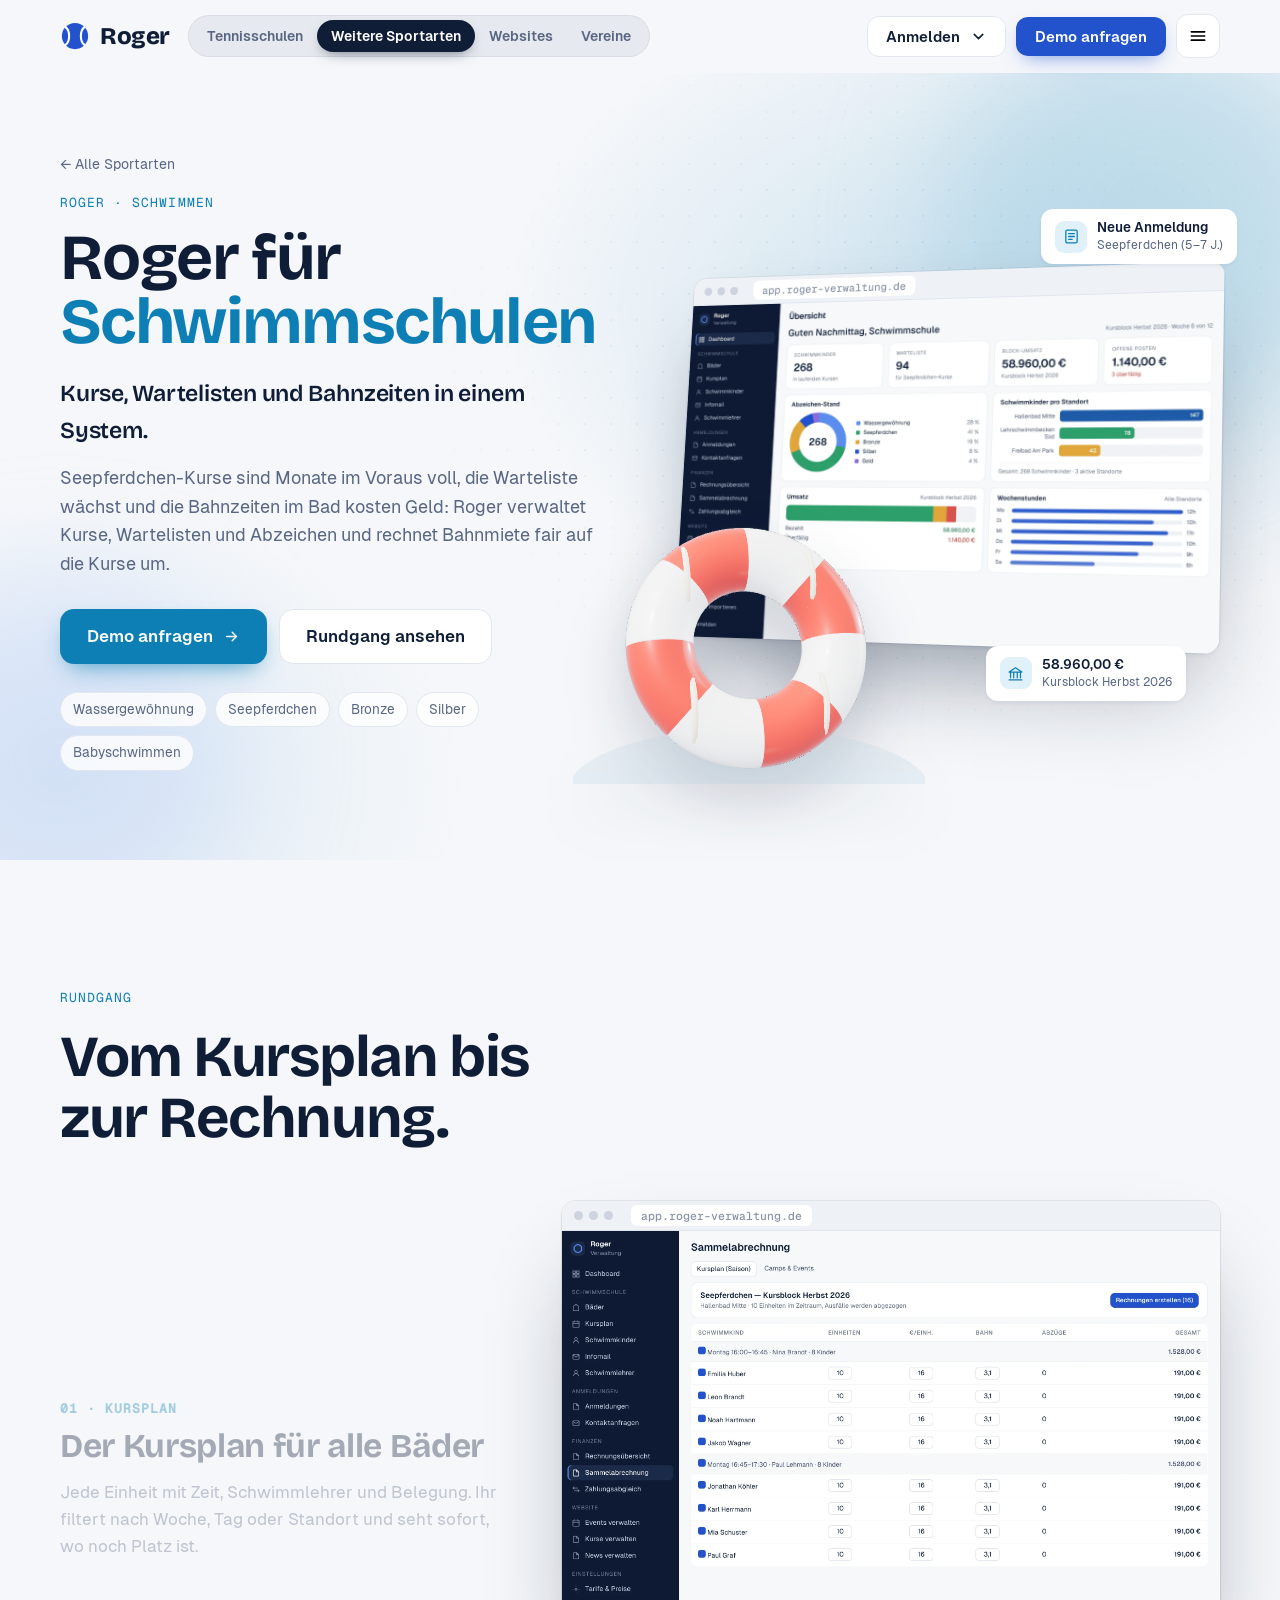
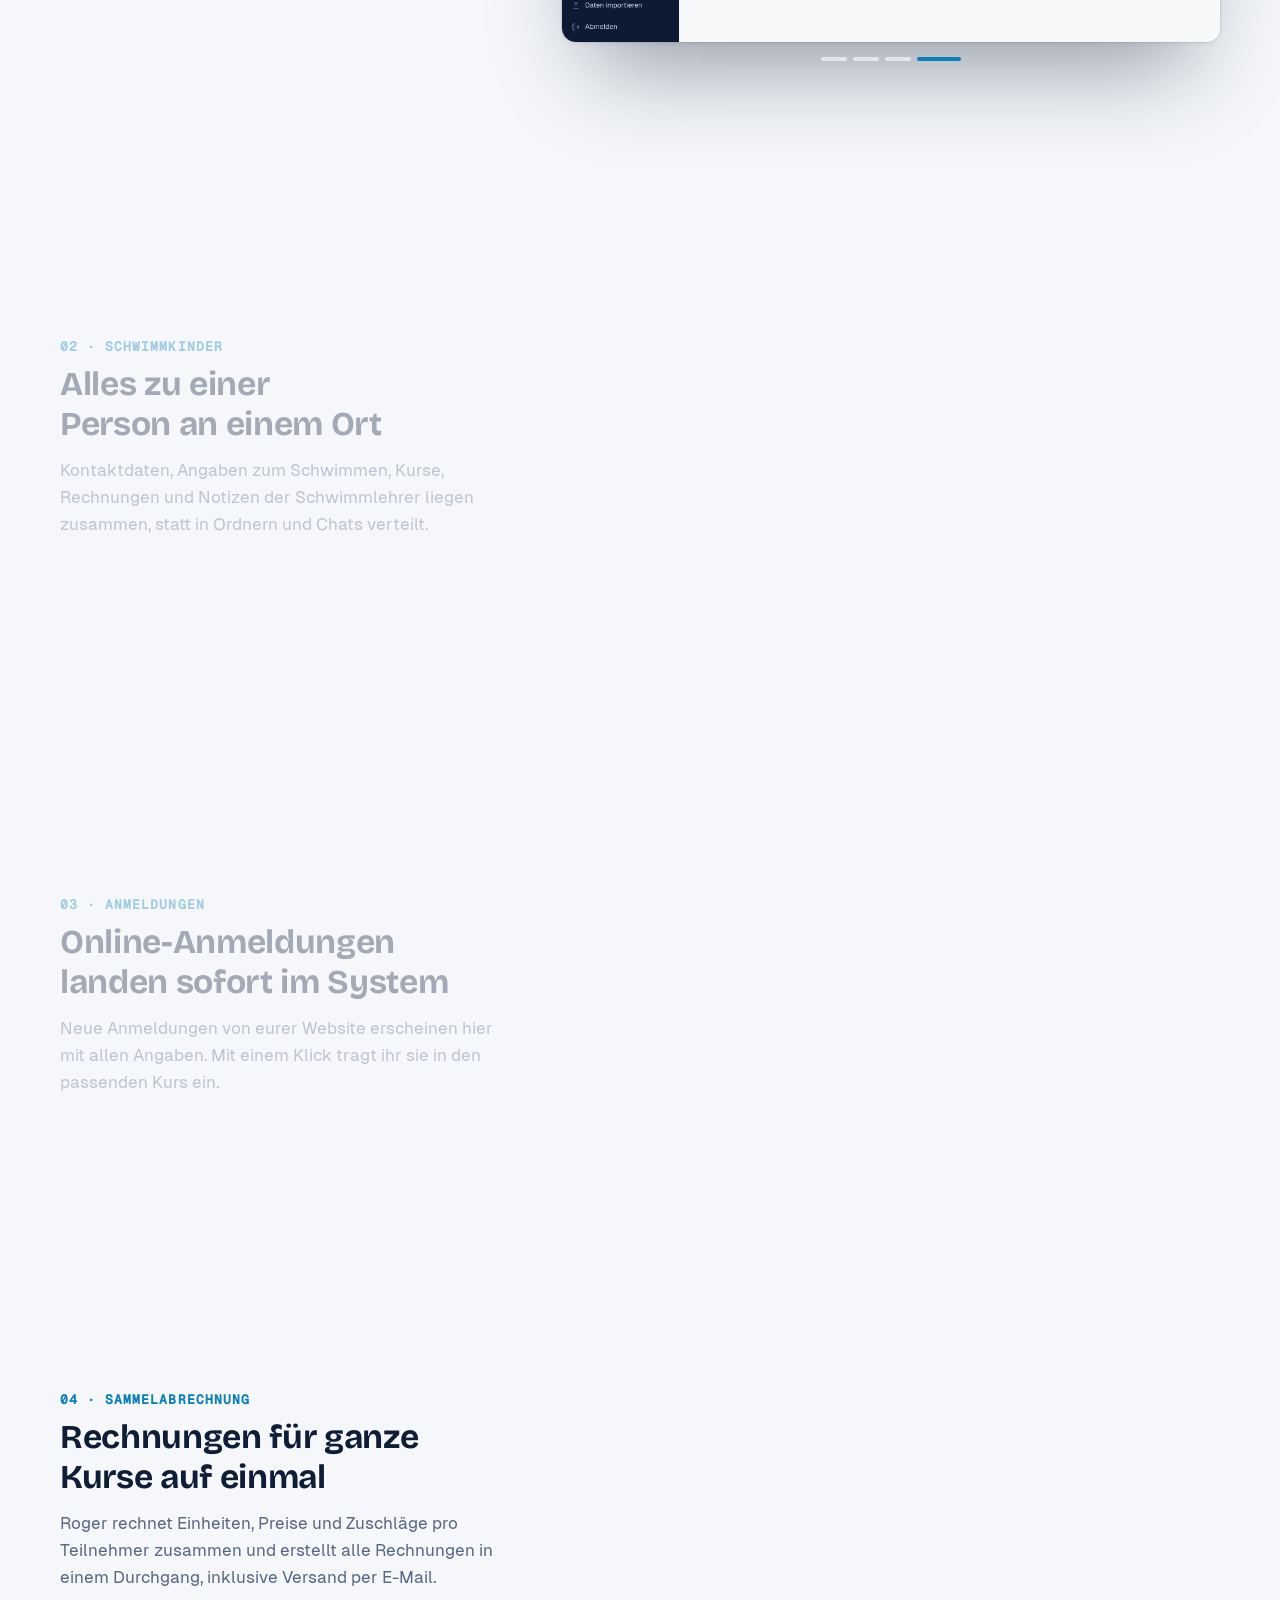
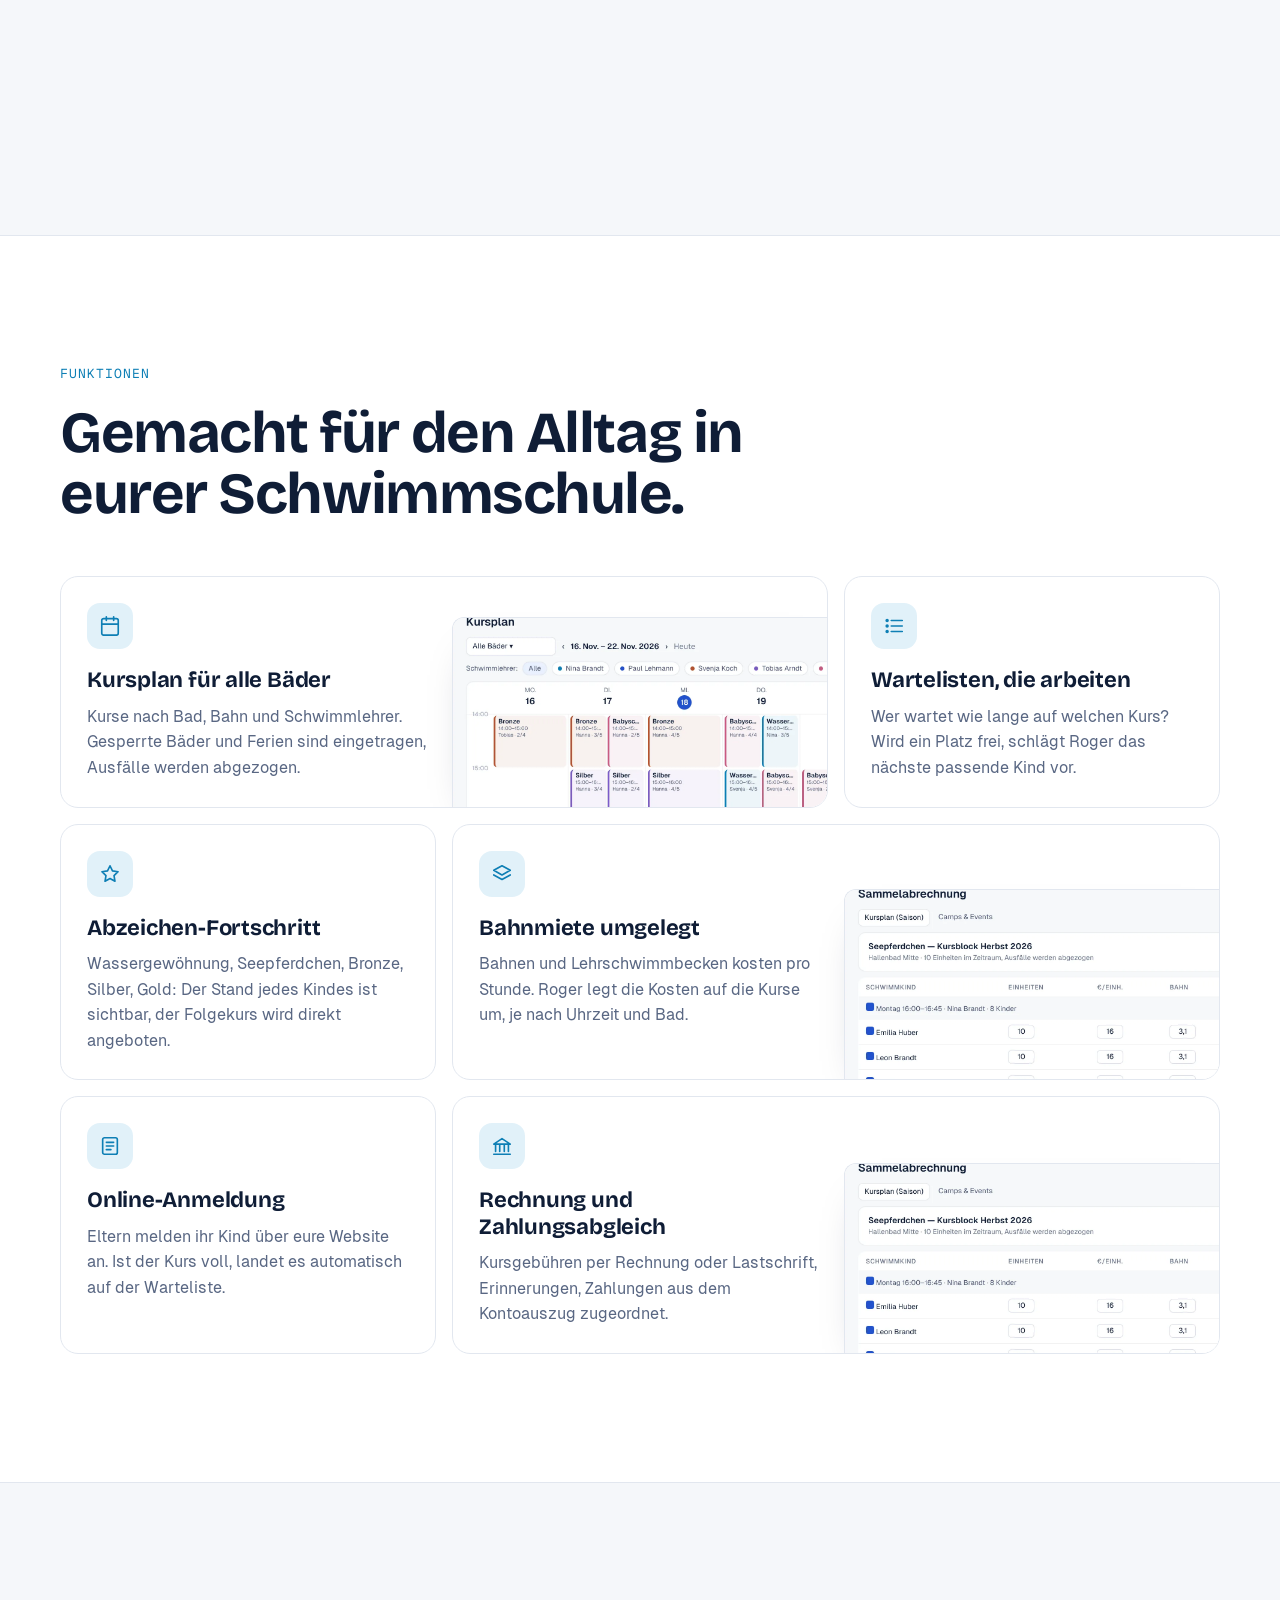
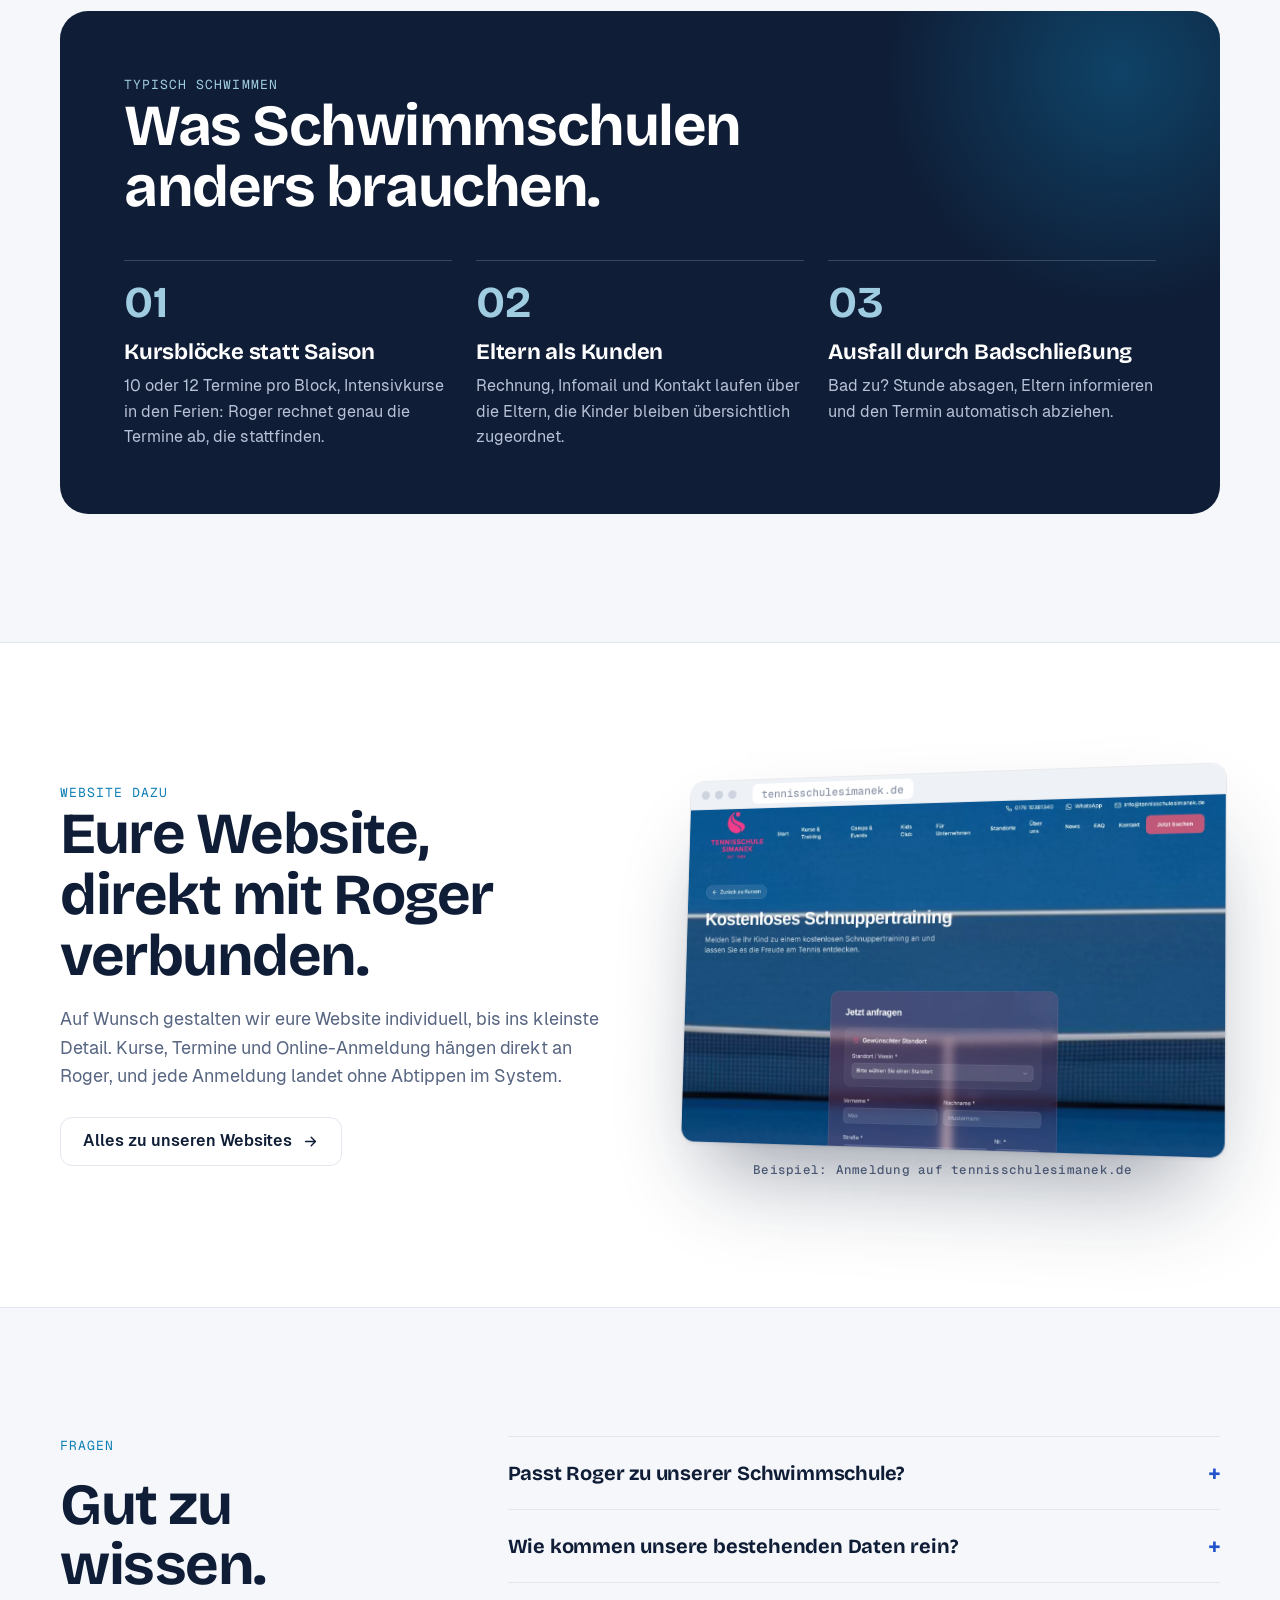
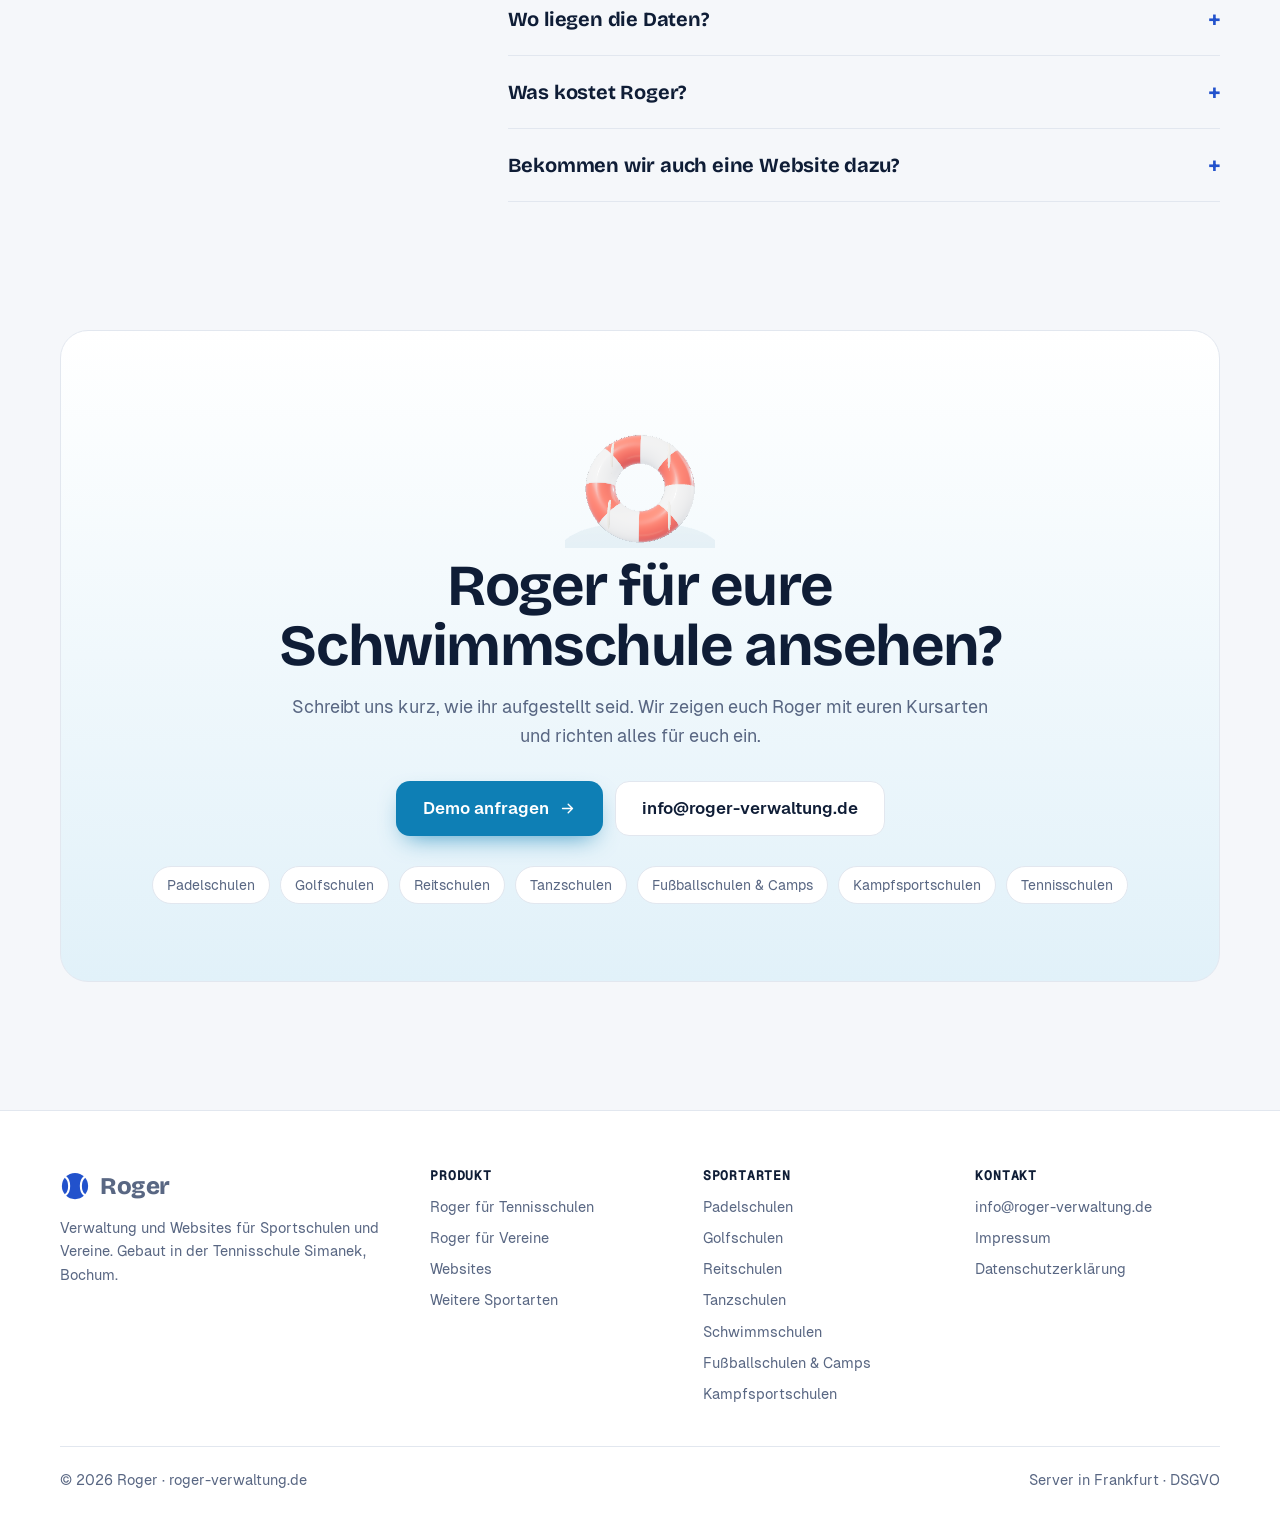
<file: sportarten/schwimmen.html>
<!doctype html>
<html lang="de">
<head>
<meta charset="utf-8">
<meta name="viewport" content="width=device-width, initial-scale=1, viewport-fit=cover">
<link rel="icon" href="/favicon.svg" type="image/svg+xml">
<title>Roger für Schwimmschulen – Kursplan, Anmeldung und Abrechnung</title>
<meta name="description" content="Seepferdchen-Kurse sind Monate im Voraus voll, die Warteliste wächst und die Bahnzeiten im Bad kosten Geld: Roger verwaltet Kurse, Wartelisten und Abzeichen und rechnet Bahnmiete fair auf die Kurse um.">
<meta property="og:title" content="Roger für Schwimmschulen – Kursplan, Anmeldung und Abrechnung">
<meta property="og:description" content="Seepferdchen-Kurse sind Monate im Voraus voll, die Warteliste wächst und die Bahnzeiten im Bad kosten Geld: Roger verwaltet Kurse, Wartelisten und Abzeichen und rechnet Bahnmiete fair auf die Kurse um.">
<meta property="og:image" content="https://roger-verwaltung.de/img/sport/schwimmen-dashboard.webp">
<meta property="og:url" content="https://roger-verwaltung.de/sportarten/schwimmen">
<meta name="theme-color" content="#F5F7FA">
<link rel="canonical" href="https://roger-verwaltung.de/sportarten/schwimmen">
<link rel="stylesheet" href="/fonts/fonts.css">
<style>
:root{
  --bg:#F5F7FA; --surface:#FFFFFF; --ink:#0F1D36; --muted:#596783; --rule:#E2E7EF;
  --blue:#2252CC; --blue-2:#3A6BE3; --blue-soft:#EAF0FD; --blue-mid:#C9D8F8;
  --grass:#2E7D58; --grass-soft:#E6F3EC; --grass-mid:#BFE0CD;
  --paper:#FBF8F1;
  --f-display:"Bricolage Grotesque","Helvetica Neue",Arial,sans-serif;
  --f-body:"Geist",system-ui,-apple-system,"Segoe UI",sans-serif;
  --f-mono:"Geist Mono",ui-monospace,SFMono-Regular,Menlo,monospace;
  --f-hand:"Segoe Print","Bradley Hand","Comic Sans MS",cursive;
  --wrap:1200px;
  --shadow:0 1px 2px rgba(15,29,54,.06),0 12px 32px -12px rgba(15,29,54,.18);
  --shadow-lg:0 2px 4px rgba(15,29,54,.05),0 40px 80px -30px rgba(15,29,54,.35);
  --ease:cubic-bezier(.2,.7,.2,1);
  color-scheme:light;
}
*{box-sizing:border-box}
html{scroll-behavior:smooth}
body{margin:0;background:var(--bg);color:var(--ink);font-family:var(--f-body);font-size:17px;line-height:1.6;-webkit-font-smoothing:antialiased;overflow-x:hidden}
body.modal-open{overflow:hidden}
a{color:inherit}
img,video{max-width:100%;height:auto;display:block}
.wrap{max-width:var(--wrap);margin:0 auto;padding-left:max(20px,env(safe-area-inset-left,0px));padding-right:max(20px,env(safe-area-inset-right,0px))}
.label{font-family:var(--f-mono);font-size:13px;letter-spacing:.08em;color:var(--blue);text-transform:uppercase}
h1,h2,h3{font-family:var(--f-display);font-weight:700;letter-spacing:-.025em;line-height:1.05;margin:0;text-wrap:balance}
h2{font-size:clamp(34px,4.6vw,58px)}
h3{font-size:22px;letter-spacing:-.01em;line-height:1.2}
p{margin:0}
.lead{color:var(--muted);font-size:clamp(17px,1.4vw,19px);max-width:60ch}
.btn{display:inline-flex;align-items:center;justify-content:center;gap:10px;font:600 16px/1 var(--f-body);text-decoration:none;border-radius:12px;padding:15px 22px;border:1px solid transparent;cursor:pointer;transition:transform .2s ease,box-shadow .2s ease,background .2s,border-color .2s;white-space:nowrap}
.btn svg{width:17px;height:17px;flex:none}
.btn-primary{background:var(--blue);color:#fff;box-shadow:0 8px 20px -8px rgba(34,82,204,.6)}
.btn-primary:hover{transform:translateY(-2px);box-shadow:0 14px 26px -10px rgba(34,82,204,.7);background:var(--blue-2)}
.btn-ghost{background:var(--surface);border-color:var(--rule);color:var(--ink)}
.btn-ghost:hover{border-color:#C9D2E0;transform:translateY(-1px)}
.btn-lg{padding:18px 26px;font-size:17px;border-radius:14px}
:focus-visible{outline:2px solid var(--blue);outline-offset:3px;border-radius:6px}
section{padding-block:clamp(80px,10vw,130px)}
.sec-head{display:grid;gap:18px;margin-bottom:52px;max-width:780px}
.sec-head.center{margin-inline:auto;text-align:center;justify-items:center}
.band{background:var(--surface);border-block:1px solid var(--rule)}

/* ---------- Navigation ---------- */
.nav{position:sticky;top:0;z-index:50;background:rgba(245,247,250,.8);backdrop-filter:saturate(1.4) blur(14px);-webkit-backdrop-filter:saturate(1.4) blur(14px);border-bottom:1px solid transparent;transition:border-color .3s,background .3s}
.nav.scrolled{border-bottom-color:var(--rule);background:rgba(255,255,255,.86)}
.nav .wrap{display:flex;align-items:center;justify-content:space-between;height:72px;gap:20px}
.brand{display:flex;align-items:center;gap:10px;text-decoration:none;font-family:var(--f-display);font-weight:800;font-size:24px;letter-spacing:-.02em}
.brand svg{width:30px;height:30px}
.nav-left{display:flex;align-items:center;gap:18px;min-width:0}
.pswitch{position:relative;display:flex;padding:4px;border-radius:999px;background:rgba(15,29,54,.06);border:1px solid rgba(15,29,54,.06)}
.pswitch a{position:relative;z-index:1;text-decoration:none;font:600 14px/1 var(--f-body);padding:9px 14px;border-radius:999px;color:var(--muted);transition:color .25s;white-space:nowrap}
.pswitch a[aria-current="page"]{color:#fff}
.pswitch a:not([aria-current]):hover{color:var(--ink)}
.pswitch .thumb{position:absolute;top:4px;bottom:4px;border-radius:999px;background:var(--blue);box-shadow:0 6px 14px -6px rgba(34,82,204,.7);transition:left .45s var(--ease),width .45s var(--ease)}
@media (max-width:640px){.brand .bt{display:none}.pswitch a{padding:9px 11px;font-size:13px}}
@media (max-width:520px){.nav .nav-cta .btn-primary{display:none}}
.nav-links{display:flex;gap:26px;font-size:15px;color:var(--muted);white-space:nowrap}
.nav-links a{text-decoration:none;transition:color .2s}
.nav-links a:hover{color:var(--ink)}
.nav-cta{display:flex;gap:10px;align-items:center}
.login-menu{position:relative}.login-menu>summary{list-style:none}.login-menu>summary::-webkit-details-marker{display:none}
.login-menu[open]>summary svg{transform:rotate(180deg)}
.login-pop{position:absolute;right:0;top:calc(100% + 8px);min-width:250px;background:var(--surface);border:1px solid var(--rule);border-radius:12px;box-shadow:0 18px 40px -18px rgba(15,29,54,.35);padding:6px;z-index:60}
.login-pop a{display:block;padding:10px 12px;border-radius:8px;text-decoration:none;color:var(--ink)}
.login-pop a:hover{background:var(--blue-soft)}.login-pop strong{display:block;font-size:15px}.login-pop span{display:block;font-size:13px;color:var(--muted)}
.nav .btn{padding:11px 18px;font-size:15px}
.burger{display:none;width:44px;height:44px;border-radius:12px;border:1px solid var(--rule);background:var(--surface);cursor:pointer;place-items:center}
.burger svg{width:20px;height:20px}
.mnav{display:none}
@media (max-width:1300px){.nav-links{display:none}.burger{display:grid}}
@media (max-width:560px){.nav .btn-ghost,.nav .login-menu{display:none}.nav .btn-primary{padding:11px 14px}}
.mnav.open{display:grid;position:fixed;inset:72px 0 auto 0;z-index:49;background:#fff;border-bottom:1px solid var(--rule);padding:12px 20px 22px;gap:4px;box-shadow:var(--shadow-lg)}
.mnav a{padding:12px 4px;text-decoration:none;font-weight:500;border-bottom:1px solid var(--rule)}
.faq-grid{display:grid;grid-template-columns:minmax(0,.7fr) minmax(0,1.3fr);gap:clamp(28px,5vw,70px);align-items:start}
.faq details{border-top:1px solid var(--rule);padding-block:20px}
.faq details:last-child{border-bottom:1px solid var(--rule)}
.faq summary{cursor:pointer;list-style:none;display:flex;justify-content:space-between;gap:20px;font-family:var(--f-display);font-weight:700;font-size:20px;letter-spacing:-.01em}
.faq summary::-webkit-details-marker{display:none}
.faq summary::after{content:"+";font-family:var(--f-mono);color:var(--blue);transition:transform .25s}
.faq details[open] summary::after{transform:rotate(45deg)}
.faq details p{margin-top:10px;color:var(--muted);max-width:68ch}
footer{padding-block:56px 34px;color:var(--muted);font-size:14.5px;border-top:1px solid var(--rule);background:var(--surface)}
.foot{display:grid;grid-template-columns:1.4fr 1fr 1fr 1fr;gap:28px}
.foot h4{margin:0 0 12px;font:600 13px var(--f-mono);letter-spacing:.06em;text-transform:uppercase;color:var(--ink)}
.foot nav{display:grid;gap:8px}
.foot a{text-decoration:none}
.foot a:hover{color:var(--ink)}
.foot p{max-width:34ch;margin-top:12px}
.copy{margin-top:40px;padding-top:22px;border-top:1px solid var(--rule);display:flex;justify-content:space-between;gap:16px;flex-wrap:wrap}
@media (max-width:820px){.foot{grid-template-columns:1fr 1fr}}


.pswitch .thumb{background:var(--ink);box-shadow:0 6px 14px -6px rgba(15,29,54,.6)}
.rv{opacity:0;transform:translateY(26px);transition:opacity .8s var(--ease),transform .8s var(--ease)}
.rv.in{opacity:1;transform:none}
@media (prefers-reduced-motion:reduce){.rv{opacity:1;transform:none;transition:none}}
main{overflow-x:clip}
h1,h2,h3{overflow-wrap:break-word;hyphens:manual}
@media (max-width:800px){.faq-grid{grid-template-columns:1fr}}
@media (max-width:480px){h2{font-size:clamp(28px,8.4vw,34px)}}
.cap{font:500 12.5px/1.4 var(--f-mono);color:var(--muted);letter-spacing:.02em;margin-top:14px;text-align:center}
canvas.s3d{display:block;width:100%;height:100%;opacity:0;transition:opacity .9s ease}
canvas.s3d.ready{opacity:1}
.win{border-radius:14px;overflow:hidden;background:#fff;box-shadow:0 2px 4px rgba(15,29,54,.05),0 50px 90px -30px rgba(15,29,54,.45),0 0 0 1px rgba(15,29,54,.07)}
.win .bar{height:30px;background:#EEF1F6;border-bottom:1px solid #E1E6EE;display:flex;align-items:center;gap:6px;padding:0 12px}
.win .bar i{width:9px;height:9px;border-radius:50%;background:#CDD4DF}
.win .bar span{margin-left:12px;font:500 11.5px var(--f-mono);color:#8A94A6;background:#fff;border-radius:6px;padding:3px 10px;white-space:nowrap;overflow:hidden;text-overflow:ellipsis;min-width:0}
.win img{width:100%;height:auto;display:block}
.contact{text-align:center;border:1px solid var(--rule);border-radius:28px;padding:clamp(40px,6vw,80px) 24px;position:relative;overflow:hidden}
.contact .lead{margin:16px auto 0}
.contact .cta-row{display:flex;gap:12px;flex-wrap:wrap;justify-content:center;margin-top:30px}

html{scroll-padding-top:84px}.nav-links{display:none!important}.burger{display:grid!important}.sw-s{display:none}.pswitch:not(:has([aria-current])) .thumb{opacity:0;transition:left .45s var(--ease),width .45s var(--ease),opacity .3s}.pswitch.hov .thumb{opacity:1}@media (max-width:1080px){html{scroll-padding-top:128px}.nav .wrap{flex-wrap:wrap;height:auto!important;padding-top:10px;padding-bottom:10px;row-gap:10px}.nav-left{display:contents!important}.nav .brand{order:1}.nav .brand .bt,.nav .brand>span{display:inline!important}.nav-cta{order:2;margin-left:auto}.nav .wrap::after{content:"";order:3;flex-basis:100%;height:0}.pswitch{order:4;overflow-x:auto;scrollbar-width:none;max-width:100%}.pswitch::-webkit-scrollbar{display:none}.mnav.open{inset:118px 0 auto 0!important}}@media (max-width:600px){.pswitch{flex:1 1 100%;justify-content:space-between}.pswitch a{padding:9px 10px!important;font-size:13px!important;flex:1 1 auto;text-align:center}}@media (min-width:1081px){.mnav.open{left:auto!important;right:max(20px,calc((100vw - 1200px) / 2 + 20px))!important;top:78px!important;width:320px;border:1px solid var(--rule);border-radius:16px}}@media (max-width:440px){.sw-l{display:none}.sw-s{display:inline}.pswitch a{padding:9px 6px!important;font-size:12.5px!important}}

.label{color:var(--ac)}
.shero{position:relative;padding-block:clamp(40px,6vw,80px) clamp(50px,7vw,90px);overflow:hidden;isolation:isolate}
.shero::before{content:"";position:absolute;inset:0;z-index:-3;background:radial-gradient(55% 60% at 78% 30%,color-mix(in srgb,var(--ac) 18%,transparent),transparent 70%),radial-gradient(45% 50% at 5% 90%,color-mix(in srgb,var(--ac) 10%,transparent),transparent 70%)}
.blob{position:absolute;z-index:-2;border-radius:50%;filter:blur(60px);opacity:.5;background:color-mix(in srgb,var(--ac) 40%,#fff);animation:drift 18s ease-in-out infinite alternate}
.blob.b2{background:#C9D8F8;animation-duration:23s;animation-delay:-6s}
@keyframes drift{0%{transform:translate(0,0) scale(1)}50%{transform:translate(60px,-40px) scale(1.15)}100%{transform:translate(-40px,30px) scale(.95)}}
.dots{position:absolute;inset:0;z-index:-2;background-image:radial-gradient(color-mix(in srgb,var(--ac) 35%,transparent) 1.2px,transparent 1.4px);background-size:26px 26px;-webkit-mask:radial-gradient(60% 70% at 75% 40%,#000 0%,transparent 75%);mask:radial-gradient(60% 70% at 75% 40%,#000 0%,transparent 75%);opacity:.5;animation:dotpan 40s linear infinite}
@keyframes dotpan{to{background-position:260px 130px}}
.hgrid{display:grid;grid-template-columns:minmax(0,1fr) minmax(0,1.05fr);gap:clamp(24px,4vw,60px);align-items:center}
.crumb{display:inline-flex;align-items:center;gap:8px;font-size:14px;color:var(--muted);text-decoration:none;margin-bottom:18px}
.crumb:hover{color:var(--ink)}
.hgrid>div:first-child{container-type:inline-size}
.shero h1{font-size:min(72px,calc(100cqw / var(--L) * 1.66));line-height:1;margin-top:12px;overflow-wrap:normal}
.shero h1 em{font-style:normal;color:var(--ac);display:block}
.shero .tag{font-family:var(--f-display);font-weight:600;font-size:clamp(19px,1.8vw,23px);letter-spacing:-.01em;margin-top:22px}
.shero .lead{margin-top:14px}
.cta-row{display:flex;gap:12px;flex-wrap:wrap;margin-top:30px}
.btn-ac{background:var(--ac);color:#fff;box-shadow:0 10px 24px -10px color-mix(in srgb,var(--ac) 80%,transparent)}
.btn-ac:hover{transform:translateY(-2px);filter:brightness(1.08)}
.chips{display:flex;flex-wrap:wrap;gap:8px;margin-top:28px}
.chips span{font-size:13.5px;border:1px solid var(--rule);background:rgba(255,255,255,.8);border-radius:999px;padding:6px 12px;color:var(--muted)}
.hvis{position:relative;aspect-ratio:1/0.92;perspective:1600px}
.hvis>.win{position:absolute;right:0;top:12%;width:100%;transform:rotateY(-16deg) rotateX(8deg);transform-origin:70% 50%;transition:transform 1.2s var(--ease);animation:float 7s ease-in-out infinite}
.hvis:hover>.win{transform:rotateY(-6deg) rotateX(3deg)}
@keyframes float{50%{translate:0 -10px}}
.obj{position:absolute;left:-14%;bottom:-12%;width:62%;aspect-ratio:1;z-index:2;filter:drop-shadow(0 30px 30px rgba(15,29,54,.18))}
.fcard{position:absolute;z-index:3;background:#fff;border-radius:12px;padding:10px 14px;box-shadow:var(--shadow-lg);font-size:13px;display:flex;align-items:center;gap:10px;animation:float 6s ease-in-out infinite;line-height:1.3}
.fcard b{display:block;font-size:13.5px}.fcard small{color:var(--muted);font-size:12px}
.fcard .ico{width:32px;height:32px;border-radius:9px;display:grid;place-items:center;background:var(--acs);color:var(--ac);flex:none}
.fcard .ico svg{width:17px;height:17px}
.fc1{right:-3%;top:2%;animation-delay:-2s}.fc2{right:6%;bottom:4%;animation-delay:-4s}
@media (max-width:980px){.hgrid{grid-template-columns:1fr}.hvis{margin-top:20px}.fc1{right:0}}
@media (max-width:560px){.obj{width:46%;left:-4%;bottom:-4%}.fcard{display:none}}
.peek{padding-top:30px}
.peek .stage{perspective:1800px}
.peek .stage .win{max-width:1080px;margin:0 auto;transform:rotateX(var(--tilt,24deg)) scale(var(--sc,.92));transform-origin:50% 0;will-change:transform}
.tour{display:grid;grid-template-columns:minmax(0,.8fr) minmax(0,1.2fr);gap:clamp(28px,5vw,70px)}
.tstep{min-height:62vh;display:flex;flex-direction:column;justify-content:center;opacity:.35;transition:opacity .5s}
.tstep.on{opacity:1}
.tstep:last-child{min-height:48vh}
.tstep .n{font:600 13px var(--f-mono);color:var(--ac);letter-spacing:.08em}
.tstep h3{font-size:clamp(26px,2.6vw,34px);margin:10px 0 12px}
.tstep p{color:var(--muted);max-width:42ch}
.tstep .mimg{display:none}
.tview{position:sticky;top:calc(50vh - 230px);height:460px;perspective:2000px}
.tview .win{position:absolute;inset:0 0 auto 0;opacity:0;transform:rotateY(18deg) translateX(40px) scale(.94);transition:opacity .7s var(--ease),transform .9s var(--ease)}
.tview .win.on{opacity:1;transform:none}
.tview .win.past{transform:rotateY(-18deg) translateX(-40px) scale(.94)}
.prog{position:absolute;left:0;right:0;bottom:0;display:flex;gap:6px;justify-content:center}
.prog i{width:26px;height:4px;border-radius:4px;background:var(--rule);transition:background .4s,width .4s}
.prog i.on{background:var(--ac);width:44px}
@media (max-width:900px){.tour{grid-template-columns:1fr}.tview{display:none}.tstep{min-height:0;opacity:1;padding-block:26px}.tstep .mimg{display:block;margin-top:18px}}
.bento{display:grid;grid-template-columns:repeat(3,1fr);gap:16px}
.fx{position:relative;background:var(--surface);border:1px solid var(--rule);border-radius:18px;padding:26px;overflow:hidden;transition:opacity .8s var(--ease),transform .25s ease,box-shadow .3s,border-color .3s}
.fx:hover{box-shadow:var(--shadow-lg);border-color:color-mix(in srgb,var(--ac) 30%,var(--rule))}
.fx::after{content:"";position:absolute;inset:0;background:radial-gradient(240px circle at var(--mx,50%) var(--my,0%),color-mix(in srgb,var(--ac) 12%,transparent),transparent 60%);opacity:0;transition:opacity .3s;pointer-events:none}
.fx:hover::after{opacity:1}
.fx .ico{width:46px;height:46px;border-radius:13px;display:grid;place-items:center;background:var(--acs);color:var(--ac);margin-bottom:18px}
.fx .ico svg{width:22px;height:22px}
.fx p{color:var(--muted);margin-top:10px;font-size:16px}
.fx:nth-child(1),.fx:nth-child(4),.fx:nth-child(6){grid-column:span 2}
.fx.wide{display:grid;grid-template-columns:minmax(0,1fr) minmax(0,1.1fr);gap:24px;padding-right:0;padding-bottom:0}
.fx.wide>div:first-child{padding-bottom:26px}
.fx .crop{position:relative;align-self:end;height:190px;overflow:hidden;border-radius:12px 0 0 0;border:1px solid var(--rule);border-right:0;border-bottom:0;background:#fff;box-shadow:0 20px 40px -24px rgba(15,29,54,.35);transition:transform .5s var(--ease)}
.fx .crop img{width:720px;max-width:none;height:auto;margin:-14px 0 0 -128px}
.fx.wide:hover .crop{transform:translateY(-6px)}
@media (max-width:900px){.bento{grid-template-columns:1fr 1fr}.fx:nth-child(1),.fx:nth-child(4),.fx:nth-child(6){grid-column:1/-1}}
@media (max-width:620px){.fx.wide{grid-template-columns:1fr;padding-left:26px}.fx .crop{height:150px;margin-left:0}}
@media (max-width:620px){.bento{grid-template-columns:1fr}}
.spec{background:var(--ink);color:#fff;border-radius:28px;padding:clamp(34px,5vw,64px);position:relative;overflow:hidden}
.spec::before{content:"";position:absolute;width:520px;height:520px;right:-160px;top:-200px;border-radius:50%;background:radial-gradient(circle,color-mix(in srgb,var(--ac) 70%,transparent),transparent 65%);opacity:.55;animation:drift 16s ease-in-out infinite alternate}
.spec h2{color:#fff;max-width:18ch;position:relative}
.spec .label{color:color-mix(in srgb,var(--ac) 40%,#fff);position:relative}
.sp3{display:grid;grid-template-columns:repeat(3,1fr);gap:24px;margin-top:42px;position:relative}
.sp3 div{border-top:1px solid rgba(255,255,255,.18);padding-top:20px}
.sp3 b{display:block;font:700 44px/1 var(--f-display);color:color-mix(in srgb,var(--ac) 40%,#fff);margin-bottom:14px}
.sp3 h3{color:#fff}.sp3 p{color:#B7C1D6;margin-top:8px;font-size:16px}
@media (max-width:800px){.sp3{grid-template-columns:1fr}}
@media (max-width:480px){.spec h2,.contact h2{font-size:26px}.spec{padding:30px 22px}}
.webx{display:grid;grid-template-columns:1fr 1fr;gap:clamp(24px,4vw,60px);align-items:center}
.webx .stackimg{perspective:1400px}
.webx .stackimg .win img{aspect-ratio:16/10;object-fit:cover;object-position:50% 0}
.webx .stackimg .win{transform:rotateY(-14deg) rotateX(4deg);transition:transform .9s var(--ease)}
.webx .stackimg:hover .win{transform:none}
@media (max-width:900px){.webx{grid-template-columns:1fr}}
.more{display:flex;gap:12px;flex-wrap:wrap;margin-top:26px}
.contact{background:linear-gradient(180deg,var(--surface),var(--acs))}
.contact .cobj{width:150px;height:150px;margin:-10px auto 8px}
.others{display:flex;flex-wrap:wrap;gap:10px;justify-content:center;margin-top:30px}
.others a{font-size:14px;text-decoration:none;border:1px solid var(--rule);background:#fff;border-radius:999px;padding:7px 14px;color:var(--muted);transition:color .2s,border-color .2s}
.others a:hover{color:var(--ink);border-color:#C9D2E0}
:root{--ac:#0E7FB5;--acs:#E1F1F9}
</style>
</head>
<body>
<header class="nav" id="nav">
  <div class="wrap">
    <div class="nav-left">
      <a class="brand" href="/" aria-label="Roger – Übersicht aller Produkte"><svg viewBox="0 0 32 32" aria-hidden="true"><circle cx="16" cy="16" r="14" fill="#2252CC"/><path d="M6 6.5c5 4 5 15 0 19M26 6.5c-5 4-5 15 0 19" fill="none" stroke="#fff" stroke-width="2.2" stroke-linecap="round"/></svg><span class="bt">Roger</span></a>
      <nav class="pswitch" aria-label="Produkt wählen"><a href="/tennisschulen"><span class="sw-l">Tennisschulen</span><span class="sw-s">Tennis</span></a><a href="/sportarten" aria-current="page">Weitere Sportarten</a><a href="/websites">Websites</a><a href="/vereine">Vereine</a><i class="thumb" aria-hidden="true"></i></nav>
    </div>
    <nav class="nav-links" aria-label="Abschnitte"><a href="#rundgang">Rundgang</a><a href="#funktionen">Funktionen</a><a href="#fragen">Fragen</a></nav>
    <div class="nav-cta">
      <details class="login-menu">
        <summary class="btn btn-ghost">Anmelden <svg viewBox="0 0 24 24" width="14" height="14" fill="none" stroke="currentColor" stroke-width="2.2" stroke-linecap="round" aria-hidden="true"><path d="m6 9 6 6 6-6"/></svg></summary>
        <div class="login-pop" role="menu">
          <a role="menuitem" href="https://app.roger-verwaltung.de"><strong>Schule</strong><span>Kursplan, Kunden, Abrechnung</span></a>
          <a role="menuitem" href="https://verein.roger-verwaltung.de"><strong>Verein</strong><span>Mitglieder, Beiträge, SEPA</span></a>
        </div>
      </details>
      <a class="btn btn-primary" href="#kontakt">Demo anfragen</a>
      <button class="burger" type="button" id="burger" aria-label="Menü öffnen" aria-expanded="false" aria-controls="mnav"><svg viewBox="0 0 24 24" fill="none" stroke="currentColor" stroke-width="2" stroke-linecap="round"><path d="M4 7h16M4 12h16M4 17h16"/></svg></button>
    </div>
  </div>
</header>
<nav class="mnav" id="mnav" aria-label="Menü"><a href="#rundgang">Rundgang</a><a href="#funktionen">Funktionen</a><a href="#fragen">Fragen</a><a href="#kontakt">Demo anfragen</a><a href="/tennisschulen">Roger für Tennisschulen</a><a href="/vereine">Roger für Vereine</a><a href="/websites">Websites</a><a href="/sportarten">Alle Sportarten</a><a href="https://app.roger-verwaltung.de">Anmelden Schule</a><a href="https://verein.roger-verwaltung.de">Anmelden Verein</a></nav>
<main>
<section class="shero" aria-labelledby="h">
  <div class="dots" aria-hidden="true"></div>
  <div class="blob" style="width:420px;height:420px;right:-80px;top:-60px" aria-hidden="true"></div>
  <div class="blob b2" style="width:360px;height:360px;left:-120px;bottom:-80px" aria-hidden="true"></div>
  <div class="wrap hgrid">
    <div>
      <a class="crumb" href="/sportarten">← Alle Sportarten</a>
      <p class="label">Roger · Schwimmen</p>
      <h1 id="h" style="--L:14">Roger für <em>Schwimmschulen</em></h1>
      <p class="tag">Kurse, Wartelisten und Bahnzeiten in einem System.</p>
      <p class="lead">Seepferdchen-Kurse sind Monate im Voraus voll, die Warteliste wächst und die Bahnzeiten im Bad kosten Geld: Roger verwaltet Kurse, Wartelisten und Abzeichen und rechnet Bahnmiete fair auf die Kurse um.</p>
      <div class="cta-row"><a class="btn btn-ac btn-lg" href="mailto:info@roger-verwaltung.de?subject=Roger%20für%20unsere%20Schwimmschule">Demo anfragen <svg viewBox="0 0 24 24" fill="none" stroke="currentColor" stroke-width="2" stroke-linecap="round" stroke-linejoin="round" aria-hidden="true"><path d="M5 12h14M13 6l6 6-6 6"/></svg></a><a class="btn btn-ghost btn-lg" href="#rundgang">Rundgang ansehen</a></div>
      <div class="chips"><span>Wassergewöhnung</span><span>Seepferdchen</span><span>Bronze</span><span>Silber</span><span>Babyschwimmen</span></div>
    </div>
    <div class="hvis">
      <div class="win"><div class="bar"><i></i><i></i><i></i><span>app.roger-verwaltung.de</span></div><img src="/img/sport/schwimmen-dashboard.webp" alt="Dashboard von Roger für Schwimmschulen" width="1200" height="750" decoding="async"></div>
      <div class="obj"><canvas class="s3d" data-kind="schwimmen" data-ac="#0E7FB5" data-dist="4.6" aria-hidden="true"></canvas></div>
      <div class="fcard fc1"><span class="ico"><svg viewBox="0 0 24 24" fill="none" stroke="currentColor" stroke-width="1.8" stroke-linecap="round" stroke-linejoin="round" aria-hidden="true"><rect x="4" y="3" width="16" height="18" rx="2"/><path d="M8 8h8M8 12h8M8 16h5"/></svg></span><div><b>Neue Anmeldung</b><small>Seepferdchen (5–7 J.)</small></div></div>
      <div class="fcard fc2"><span class="ico"><svg viewBox="0 0 24 24" fill="none" stroke="currentColor" stroke-width="1.8" stroke-linecap="round" stroke-linejoin="round" aria-hidden="true"><path d="M3 10h18L12 4zM5 10v8M9.5 10v8M14.5 10v8M19 10v8M3 21h18"/></svg></span><div><b>58.960,00 €</b><small>Kursblock Herbst 2026</small></div></div>
    </div>
  </div>
</section>

<section id="rundgang" aria-labelledby="tour-h">
  <div class="wrap">
    <div class="sec-head"><p class="label">Rundgang</p><h2 id="tour-h">Vom Kursplan bis zur Rechnung.</h2></div>
    <div class="tour">
      <div class="tsteps"><div class="tstep" data-i="0"><span class="n">01 · KURSPLAN</span><h3>Der Kursplan für alle Bäder</h3><p>Jede Einheit mit Zeit, Schwimmlehrer und Belegung. Ihr filtert nach Woche, Tag oder Standort und seht sofort, wo noch Platz ist.</p><div class="mimg"><div class="win"><div class="bar"><i></i><i></i><i></i><span>app.roger-verwaltung.de</span></div><img src="/img/sport/schwimmen-plan.webp" alt="Kursplan in Roger" width="1200" height="750" loading="lazy" decoding="async"></div><p class="cap">Beispielansicht mit erfundenen Daten</p></div></div><div class="tstep" data-i="1"><span class="n">02 · SCHWIMMKINDER</span><h3>Alles zu einer Person an einem Ort</h3><p>Kontaktdaten, Angaben zum Schwimmen, Kurse, Rechnungen und Notizen der Schwimmlehrer liegen zusammen, statt in Ordnern und Chats verteilt.</p><div class="mimg"><div class="win"><div class="bar"><i></i><i></i><i></i><span>app.roger-verwaltung.de</span></div><img src="/img/sport/schwimmen-akte.webp" alt="Schwimmkinder in Roger" width="1200" height="750" loading="lazy" decoding="async"></div><p class="cap">Beispielansicht mit erfundenen Daten</p></div></div><div class="tstep" data-i="2"><span class="n">03 · ANMELDUNGEN</span><h3>Online-Anmeldungen landen sofort im System</h3><p>Neue Anmeldungen von eurer Website erscheinen hier mit allen Angaben. Mit einem Klick tragt ihr sie in den passenden Kurs ein.</p><div class="mimg"><div class="win"><div class="bar"><i></i><i></i><i></i><span>app.roger-verwaltung.de</span></div><img src="/img/sport/schwimmen-anmeldungen.webp" alt="Anmeldungen in Roger" width="1200" height="750" loading="lazy" decoding="async"></div><p class="cap">Beispielansicht mit erfundenen Daten</p></div></div><div class="tstep" data-i="3"><span class="n">04 · SAMMELABRECHNUNG</span><h3>Rechnungen für ganze Kurse auf einmal</h3><p>Roger rechnet Einheiten, Preise und Zuschläge pro Teilnehmer zusammen und erstellt alle Rechnungen in einem Durchgang, inklusive Versand per E-Mail.</p><div class="mimg"><div class="win"><div class="bar"><i></i><i></i><i></i><span>app.roger-verwaltung.de</span></div><img src="/img/sport/schwimmen-abrechnung.webp" alt="Sammelabrechnung in Roger" width="1200" height="750" loading="lazy" decoding="async"></div><p class="cap">Beispielansicht mit erfundenen Daten</p></div></div></div>
      <div><div class="tview" id="tview"><div class="win on"><div class="bar"><i></i><i></i><i></i><span>app.roger-verwaltung.de</span></div><img src="/img/sport/schwimmen-plan.webp" alt="Kursplan in Roger" width="1200" height="750" loading="lazy" decoding="async"></div><div class="win"><div class="bar"><i></i><i></i><i></i><span>app.roger-verwaltung.de</span></div><img src="/img/sport/schwimmen-akte.webp" alt="Schwimmkinder in Roger" width="1200" height="750" loading="lazy" decoding="async"></div><div class="win"><div class="bar"><i></i><i></i><i></i><span>app.roger-verwaltung.de</span></div><img src="/img/sport/schwimmen-anmeldungen.webp" alt="Anmeldungen in Roger" width="1200" height="750" loading="lazy" decoding="async"></div><div class="win"><div class="bar"><i></i><i></i><i></i><span>app.roger-verwaltung.de</span></div><img src="/img/sport/schwimmen-abrechnung.webp" alt="Sammelabrechnung in Roger" width="1200" height="750" loading="lazy" decoding="async"></div><div class="prog"><i class="on"></i><i class=""></i><i class=""></i><i class=""></i></div></div></div>
    </div>
  </div>
</section>

<section class="band" id="funktionen" aria-labelledby="f-h">
  <div class="wrap">
    <div class="sec-head"><p class="label">Funktionen</p><h2 id="f-h">Gemacht für den Alltag in eurer Schwimmschule.</h2></div>
    <div class="bento"><article class="fx wide rv" style="transition-delay:0ms"><div><div class="ico"><svg viewBox="0 0 24 24" fill="none" stroke="currentColor" stroke-width="1.8" stroke-linecap="round" stroke-linejoin="round" aria-hidden="true"><rect x="3" y="4" width="18" height="18" rx="2"/><path d="M16 2v4M8 2v4M3 10h18"/></svg></div><h3>Kursplan für alle Bäder</h3><p>Kurse nach Bad, Bahn und Schwimmlehrer. Gesperrte Bäder und Ferien sind eingetragen, Ausfälle werden abgezogen.</p></div><div class="crop" aria-hidden="true"><img src="/img/sport/schwimmen-plan.webp" alt="" loading="lazy" width="1200" height="750"></div></article><article class="fx rv" style="transition-delay:70ms"><div class="ico"><svg viewBox="0 0 24 24" fill="none" stroke="currentColor" stroke-width="1.8" stroke-linecap="round" stroke-linejoin="round" aria-hidden="true"><path d="M9 6h12M9 12h12M9 18h12"/><circle cx="4.5" cy="6" r="1"/><circle cx="4.5" cy="12" r="1"/><circle cx="4.5" cy="18" r="1"/></svg></div><h3>Wartelisten, die arbeiten</h3><p>Wer wartet wie lange auf welchen Kurs? Wird ein Platz frei, schlägt Roger das nächste passende Kind vor.</p></article><article class="fx rv" style="transition-delay:140ms"><div class="ico"><svg viewBox="0 0 24 24" fill="none" stroke="currentColor" stroke-width="1.8" stroke-linecap="round" stroke-linejoin="round" aria-hidden="true"><path d="m12 3 2.7 5.6 6.1.9-4.4 4.3 1 6.1L12 17l-5.4 2.9 1-6.1-4.4-4.3 6.1-.9z"/></svg></div><h3>Abzeichen-Fortschritt</h3><p>Wassergewöhnung, Seepferdchen, Bronze, Silber, Gold: Der Stand jedes Kindes ist sichtbar, der Folgekurs wird direkt angeboten.</p></article><article class="fx wide rv" style="transition-delay:210ms"><div><div class="ico"><svg viewBox="0 0 24 24" fill="none" stroke="currentColor" stroke-width="1.8" stroke-linecap="round" stroke-linejoin="round" aria-hidden="true"><path d="m12 3 9 5-9 5-9-5z"/><path d="m3 13 9 5 9-5"/></svg></div><h3>Bahnmiete umgelegt</h3><p>Bahnen und Lehrschwimmbecken kosten pro Stunde. Roger legt die Kosten auf die Kurse um, je nach Uhrzeit und Bad.</p></div><div class="crop" aria-hidden="true"><img src="/img/sport/schwimmen-abrechnung.webp" alt="" loading="lazy" width="1200" height="750"></div></article><article class="fx rv" style="transition-delay:280ms"><div class="ico"><svg viewBox="0 0 24 24" fill="none" stroke="currentColor" stroke-width="1.8" stroke-linecap="round" stroke-linejoin="round" aria-hidden="true"><rect x="4" y="3" width="16" height="18" rx="2"/><path d="M8 8h8M8 12h8M8 16h5"/></svg></div><h3>Online-Anmeldung</h3><p>Eltern melden ihr Kind über eure Website an. Ist der Kurs voll, landet es automatisch auf der Warteliste.</p></article><article class="fx wide rv" style="transition-delay:350ms"><div><div class="ico"><svg viewBox="0 0 24 24" fill="none" stroke="currentColor" stroke-width="1.8" stroke-linecap="round" stroke-linejoin="round" aria-hidden="true"><path d="M3 10h18L12 4zM5 10v8M9.5 10v8M14.5 10v8M19 10v8M3 21h18"/></svg></div><h3>Rechnung und Zahlungsabgleich</h3><p>Kursgebühren per Rechnung oder Lastschrift, Erinnerungen, Zahlungen aus dem Kontoauszug zugeordnet.</p></div><div class="crop" aria-hidden="true"><img src="/img/sport/schwimmen-abrechnung.webp" alt="" loading="lazy" width="1200" height="750"></div></article></div>
  </div>
</section>

<section aria-labelledby="sp-h">
  <div class="wrap">
    <div class="spec"><p class="label">Typisch Schwimmen</p><h2 id="sp-h">Was Schwimmschulen anders brauchen.</h2><div class="sp3"><div class="rv" style="transition-delay:0ms"><b>01</b><h3>Kursblöcke statt Saison</h3><p>10 oder 12 Termine pro Block, Intensivkurse in den Ferien: Roger rechnet genau die Termine ab, die stattfinden.</p></div><div class="rv" style="transition-delay:90ms"><b>02</b><h3>Eltern als Kunden</h3><p>Rechnung, Infomail und Kontakt laufen über die Eltern, die Kinder bleiben übersichtlich zugeordnet.</p></div><div class="rv" style="transition-delay:180ms"><b>03</b><h3>Ausfall durch Badschließung</h3><p>Bad zu? Stunde absagen, Eltern informieren und den Termin automatisch abziehen.</p></div></div></div>
  </div>
</section>

<section class="band" aria-labelledby="w-h">
  <div class="wrap webx">
    <div class="rv"><p class="label">Website dazu</p><h2 id="w-h">Eure Website, direkt mit Roger verbunden.</h2><p class="lead" style="margin-top:18px">Auf Wunsch gestalten wir eure Website individuell, bis ins kleinste Detail. Kurse, Termine und Online-Anmeldung hängen direkt an Roger, und jede Anmeldung landet ohne Abtippen im System.</p><div class="more"><a class="btn btn-ghost" href="/websites">Alles zu unseren Websites <svg viewBox="0 0 24 24" fill="none" stroke="currentColor" stroke-width="2" stroke-linecap="round" stroke-linejoin="round" aria-hidden="true"><path d="M5 12h14M13 6l6 6-6 6"/></svg></a></div></div>
    <div class="stackimg rv"><div class="win"><div class="bar"><i></i><i></i><i></i><span>tennisschulesimanek.de</span></div><img src="/img/web-anmeldung.webp" alt="Anmeldeformular auf tennisschulesimanek.de" width="1200" height="750" loading="lazy" decoding="async"></div><p class="cap">Beispiel: Anmeldung auf tennisschulesimanek.de</p></div>
  </div>
</section>

<section id="fragen" aria-labelledby="q-h">
  <div class="wrap faq-grid">
    <div class="sec-head"><p class="label">Fragen</p><h2 id="q-h">Gut zu wissen.</h2></div>
    <div class="faq"><details><summary>Passt Roger zu unserer Schwimmschule?</summary><p>Begriffe, Felder und Abläufe sind auf Schwimmschulen eingestellt: Schwimmkinder, Schwimmlehrer, Bäder und eure Kursarten. Was ihr anders nennt oder zusätzlich braucht, stellen wir beim Einrichten für euch ein.</p></details><details><summary>Wie kommen unsere bestehenden Daten rein?</summary><p>Ihr schickt uns eure Listen, zum Beispiel aus Excel oder eurem bisherigen Programm. Wir übernehmen Kunden, Kurse und Preise und prüfen das Ergebnis gemeinsam mit euch, bevor ihr loslegt.</p></details><details><summary>Wo liegen die Daten?</summary><p>Auf Servern in Frankfurt am Main. Wir schließen mit euch einen Vertrag zur Auftragsverarbeitung nach DSGVO, und jede Person im Team sieht nur, was sie für ihre Arbeit braucht.</p></details><details><summary>Was kostet Roger?</summary><p>Der Preis richtet sich nach Größe und Umfang eurer Schwimmschule, zum Beispiel nach Standorten und Zahl der Schwimmlehrer. Schreibt uns kurz, wie ihr aufgestellt seid, dann bekommt ihr ein konkretes Angebot.</p></details><details><summary>Bekommen wir auch eine Website dazu?</summary><p>Wenn ihr wollt, ja. Wir gestalten eure Website individuell, und jede Anmeldung, die dort eingeht, landet direkt in Roger.</p></details></div>
  </div>
</section>

<section id="kontakt" style="padding-top:0" aria-labelledby="c-h">
  <div class="wrap">
    <div class="contact rv">
      <div class="cobj"><canvas class="s3d" data-kind="schwimmen" data-ac="#0E7FB5" data-dist="4.4" aria-hidden="true"></canvas></div>
      <h2 id="c-h">Roger für eure Schwimmschule ansehen?</h2>
      <p class="lead">Schreibt uns kurz, wie ihr aufgestellt seid. Wir zeigen euch Roger mit euren Kursarten und richten alles für euch ein.</p>
      <div class="cta-row"><a class="btn btn-ac btn-lg" href="mailto:info@roger-verwaltung.de?subject=Roger%20für%20unsere%20Schwimmschule">Demo anfragen <svg viewBox="0 0 24 24" fill="none" stroke="currentColor" stroke-width="2" stroke-linecap="round" stroke-linejoin="round" aria-hidden="true"><path d="M5 12h14M13 6l6 6-6 6"/></svg></a><a class="btn btn-ghost btn-lg" href="mailto:info@roger-verwaltung.de">info@roger-verwaltung.de</a></div>
      <div class="others"><a href="/sportarten/padel">Padelschulen</a><a href="/sportarten/golf">Golfschulen</a><a href="/sportarten/reiten">Reitschulen</a><a href="/sportarten/tanz">Tanzschulen</a><a href="/sportarten/fussball">Fußballschulen &amp; Camps</a><a href="/sportarten/kampfsport">Kampfsportschulen</a><a href="/tennisschulen">Tennisschulen</a></div>
    </div>
  </div>
</section>
</main>
<footer>
  <div class="wrap">
    <div class="foot">
      <div><a class="brand" href="/"><svg viewBox="0 0 32 32" aria-hidden="true"><circle cx="16" cy="16" r="14" fill="#2252CC"/><path d="M6 6.5c5 4 5 15 0 19M26 6.5c-5 4-5 15 0 19" fill="none" stroke="#fff" stroke-width="2.2" stroke-linecap="round"/></svg>Roger</a><p>Verwaltung und Websites für Sportschulen und Vereine. Gebaut in der Tennisschule Simanek, Bochum.</p></div>
      <div><h4>Produkt</h4><nav><a href="/tennisschulen">Roger für Tennisschulen</a><a href="/vereine">Roger für Vereine</a><a href="/websites">Websites</a><a href="/sportarten">Weitere Sportarten</a></nav></div>
      <div><h4>Sportarten</h4><nav><a href="/sportarten/padel">Padelschulen</a><a href="/sportarten/golf">Golfschulen</a><a href="/sportarten/reiten">Reitschulen</a><a href="/sportarten/tanz">Tanzschulen</a><a href="/sportarten/schwimmen">Schwimmschulen</a><a href="/sportarten/fussball">Fußballschulen &amp; Camps</a><a href="/sportarten/kampfsport">Kampfsportschulen</a></nav></div>
      <div><h4>Kontakt</h4><nav><a href="mailto:info@roger-verwaltung.de">info@roger-verwaltung.de</a><a href="/impressum.html">Impressum</a><a href="/datenschutz.html">Datenschutzerklärung</a></nav></div>
    </div>
    <div class="copy"><span>© 2026 Roger · roger-verwaltung.de</span><span>Server in Frankfurt · DSGVO</span></div>
  </div>
</footer>
<script>
(() => {
  const nav = document.getElementById('nav');
  addEventListener('scroll', () => nav.classList.toggle('scrolled', scrollY > 10), { passive: true });
  const burger = document.getElementById('burger'), mnav = document.getElementById('mnav');
  burger.addEventListener('click', () => { const o = mnav.classList.toggle('open'); burger.setAttribute('aria-expanded', o); });
  mnav.querySelectorAll('a').forEach((a) => a.addEventListener('click', () => { mnav.classList.remove('open'); burger.setAttribute('aria-expanded', 'false'); }));
  document.addEventListener('click', (ev) => { const m = document.querySelector('.login-menu'); if (m && m.open && !m.contains(ev.target)) m.open = false; });
  const sw = document.querySelector('.pswitch');
  if (sw) { const thumb = sw.querySelector('.thumb'), cur = sw.querySelector('[aria-current]');
    const place = (el) => { thumb.style.left = el.offsetLeft + 'px'; thumb.style.width = el.offsetWidth + 'px'; };
    const settle = () => { if (cur) place(cur); sw.classList.remove('hov'); }; settle(); addEventListener('resize', settle); document.fonts && document.fonts.ready.then(settle);
    sw.querySelectorAll('a').forEach((a) => a.addEventListener('mouseenter', () => { place(a); sw.classList.add('hov'); })); sw.addEventListener('mouseleave', settle); }
  const io = new IntersectionObserver((es) => es.forEach((en) => { if (en.isIntersecting) { en.target.classList.add('in'); io.unobserve(en.target); } }), { threshold: .12 });
  document.querySelectorAll('.rv').forEach((el) => io.observe(el));
})();
</script>
<script>
(() => {
  const red = matchMedia('(prefers-reduced-motion: reduce)').matches;
  const steps = [...document.querySelectorAll('.tstep')], wins = [...document.querySelectorAll('#tview .win')], dots = [...document.querySelectorAll('.prog i')];
  const set = (i) => { steps.forEach((s, j) => s.classList.toggle('on', j === i)); wins.forEach((v, j) => { v.classList.toggle('on', j === i); v.classList.toggle('past', j < i); }); dots.forEach((d, j) => d.classList.toggle('on', j === i)); };
  const io = new IntersectionObserver((es) => es.forEach((en) => { if (en.isIntersecting) set(+en.target.dataset.i); }), { rootMargin: '-45% 0px -45% 0px' });
  steps.forEach((s) => io.observe(s)); set(0);
  document.querySelectorAll('.fx').forEach((c) => {
    c.addEventListener('pointermove', (ev) => { const r = c.getBoundingClientRect(), x = (ev.clientX - r.left) / r.width, y = (ev.clientY - r.top) / r.height;
      c.style.setProperty('--mx', x * 100 + '%'); c.style.setProperty('--my', y * 100 + '%'); if (!red && c.classList.contains('in')) c.style.transform = `perspective(900px) rotateX(${(.5 - y) * 6}deg) rotateY(${(x - .5) * 8}deg)`; });
    c.addEventListener('pointerleave', () => { c.style.transform = ''; });
  });
})();
</script>
<script type="module">
import { mount } from '/js/sport3d.js';
const ok = (() => { try { const c = document.createElement('canvas'); return !!(c.getContext('webgl2') || c.getContext('webgl')); } catch (e) { return false; } })();
if (ok) document.querySelectorAll('canvas.s3d').forEach((c) => mount(c, c.dataset.kind, { accent: c.dataset.ac, dist: +(c.dataset.dist || 4.8), host: c.closest('.hvis,.contact,.tile') || c }));
</script>
</body>
</html>
</file>
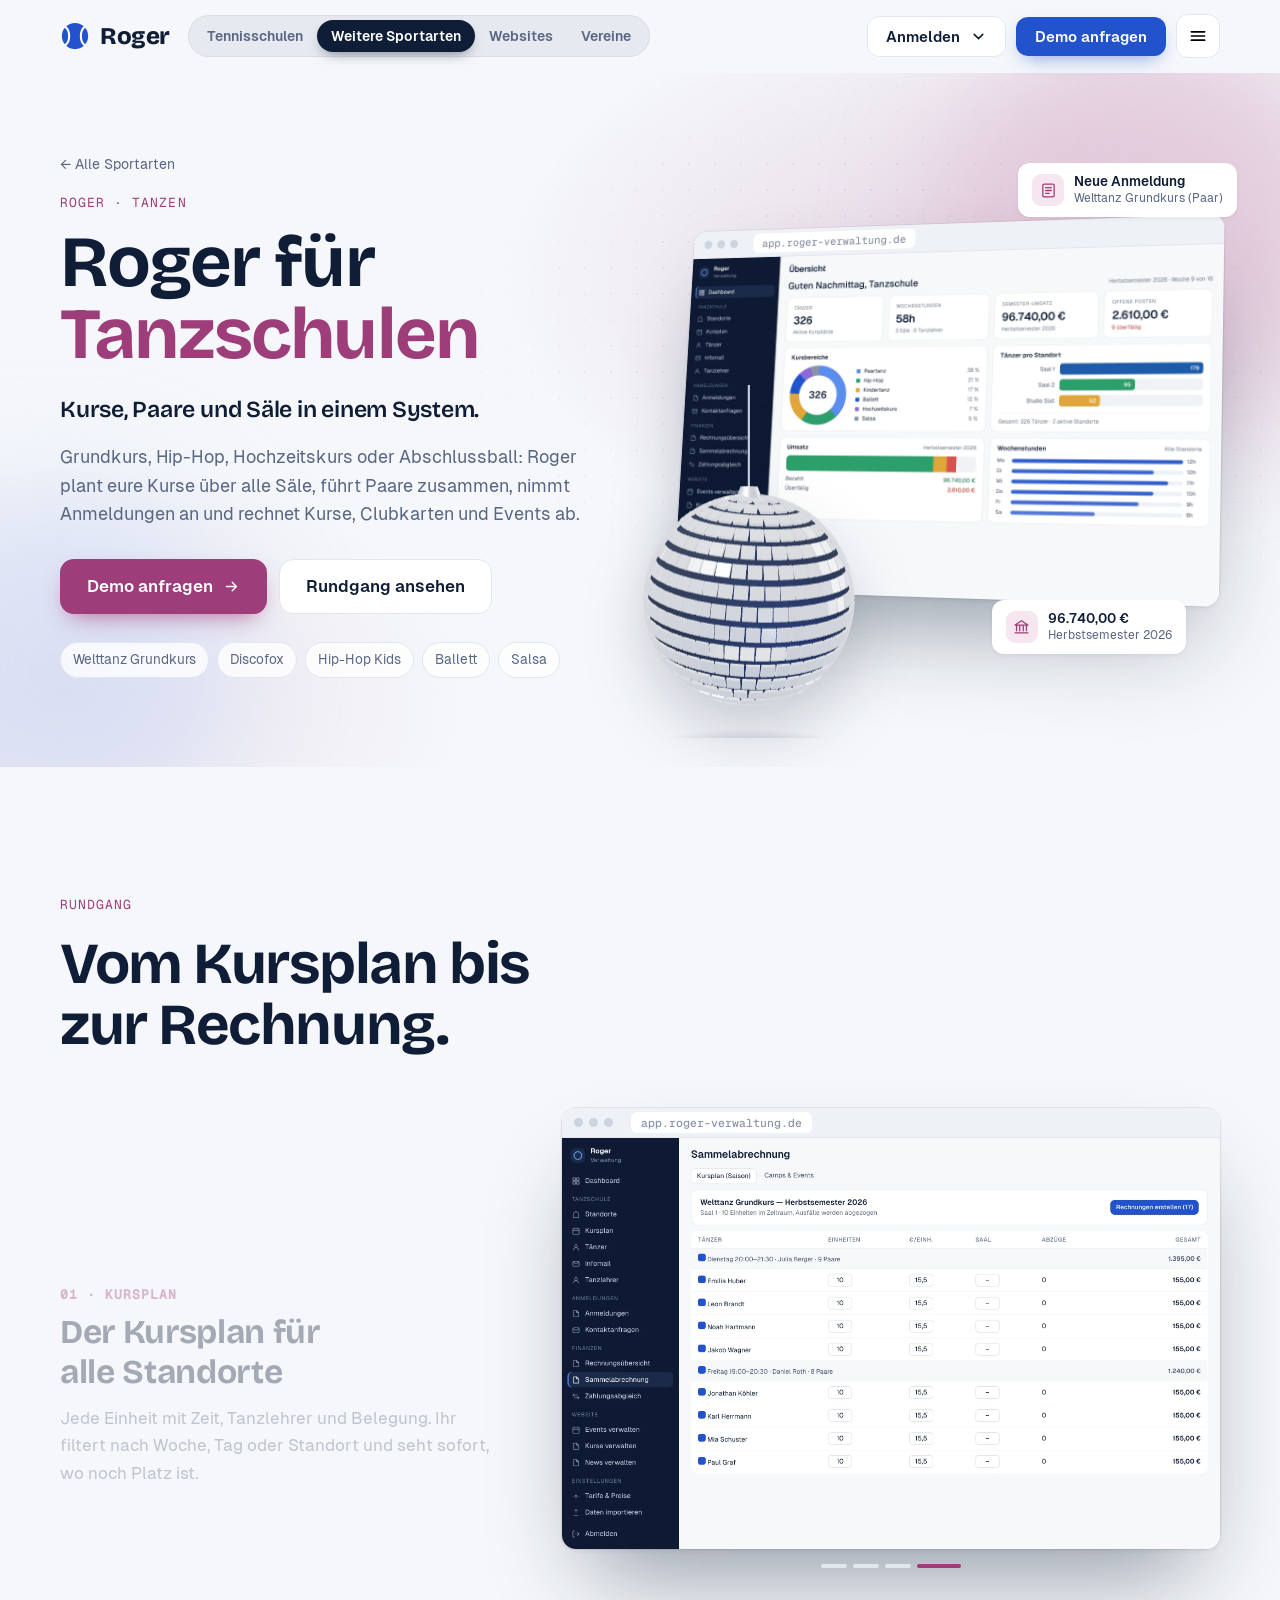
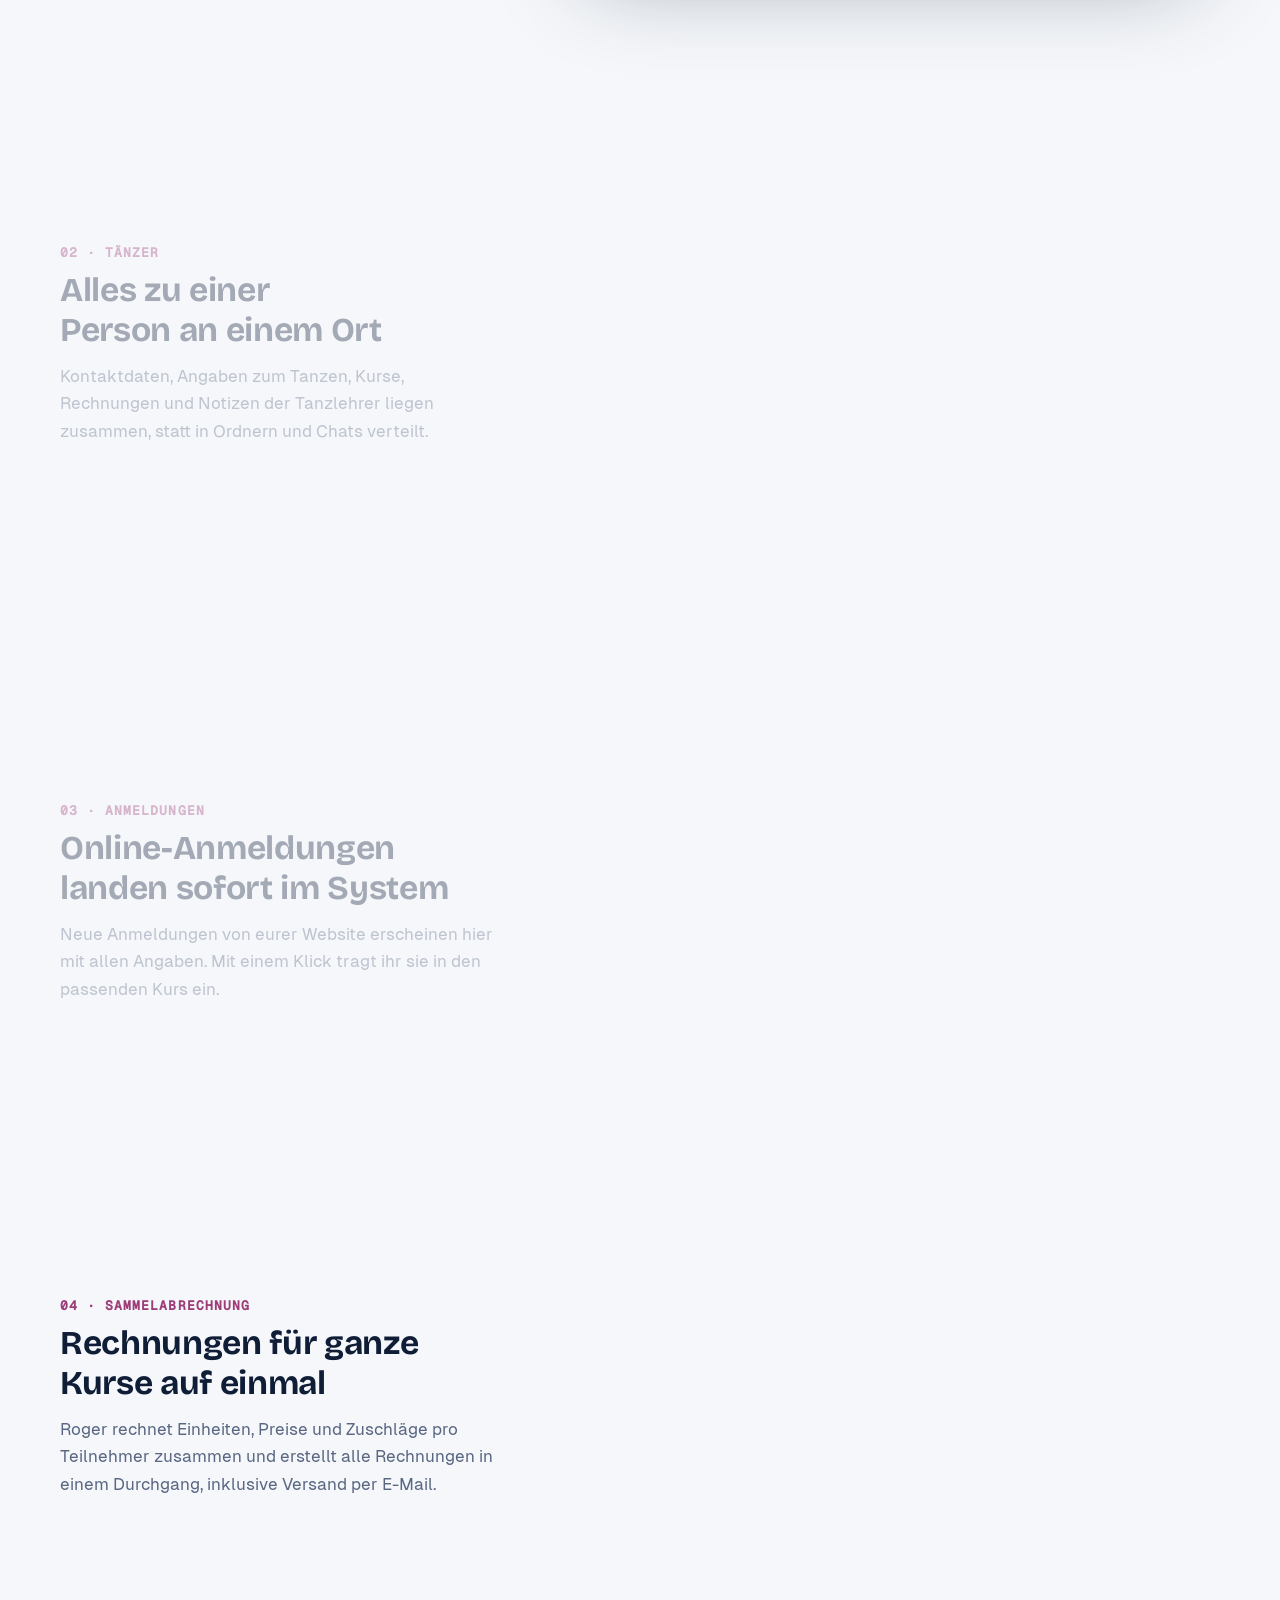
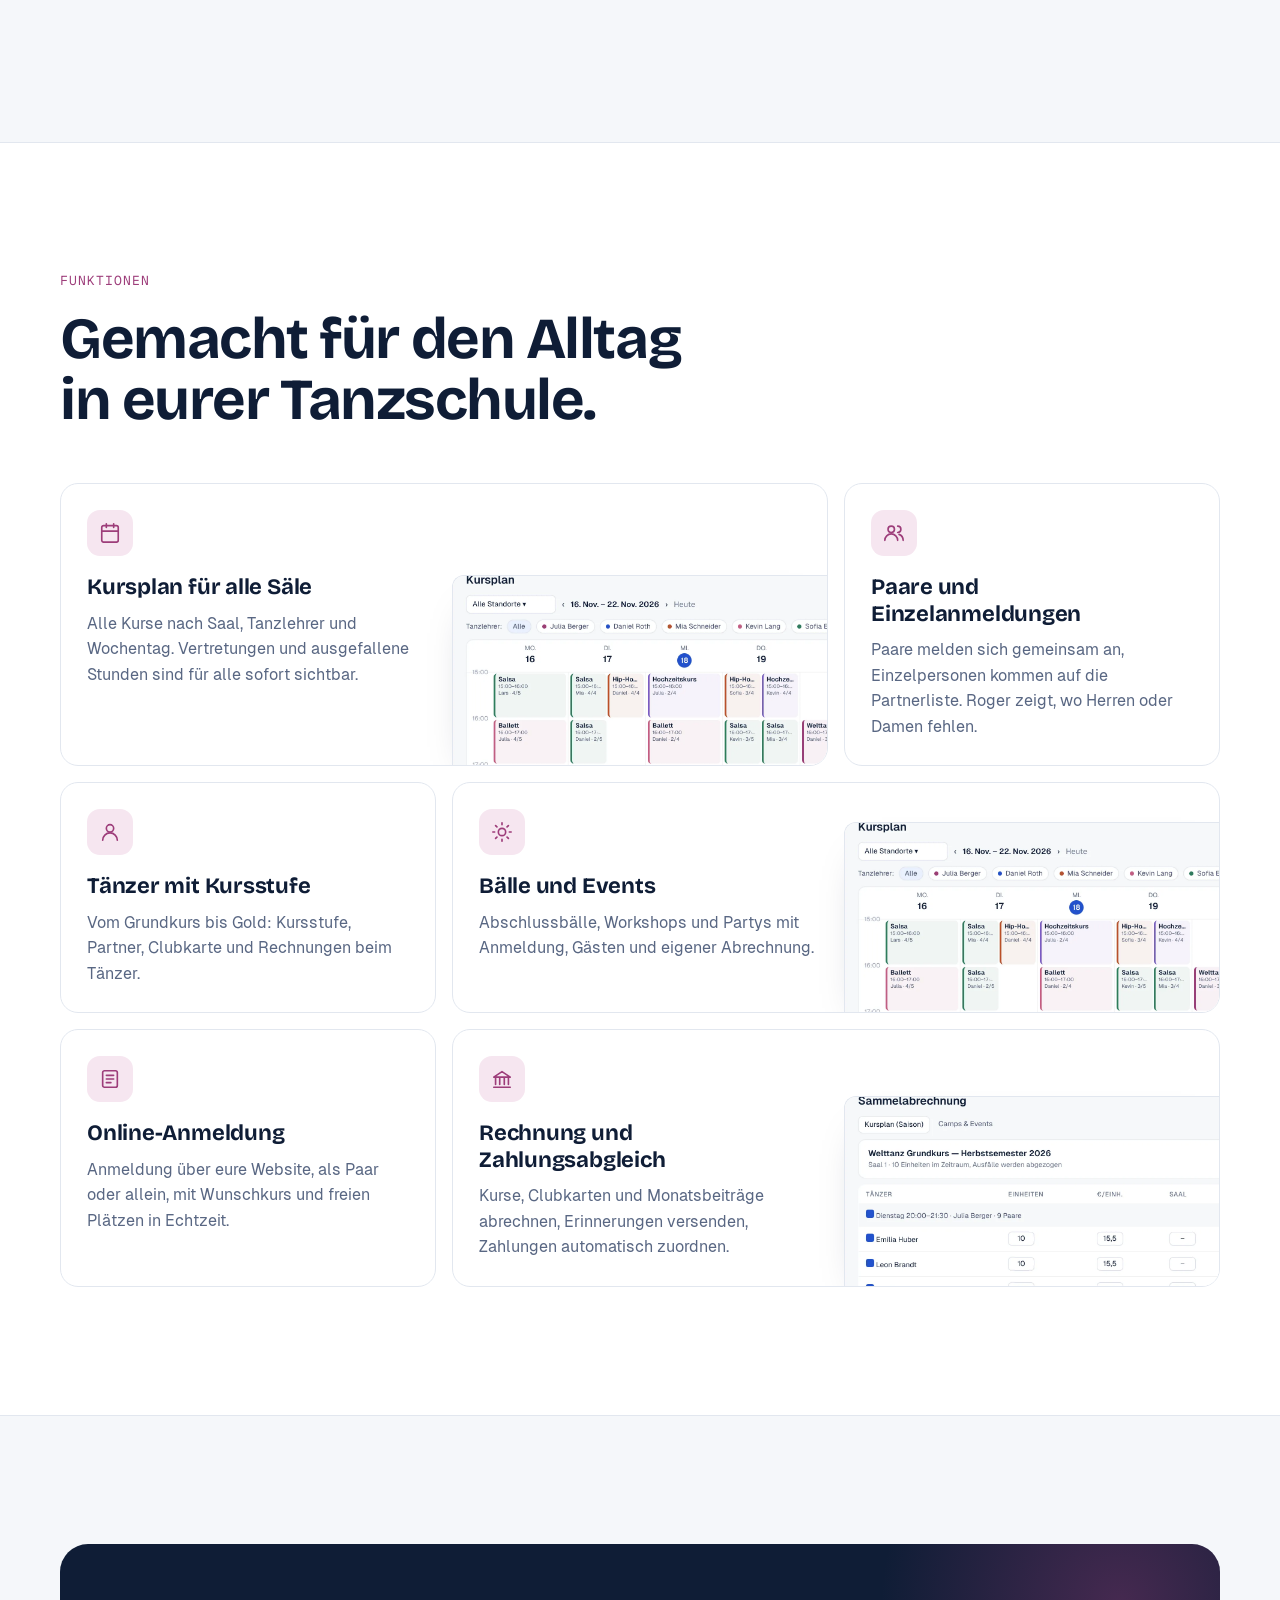
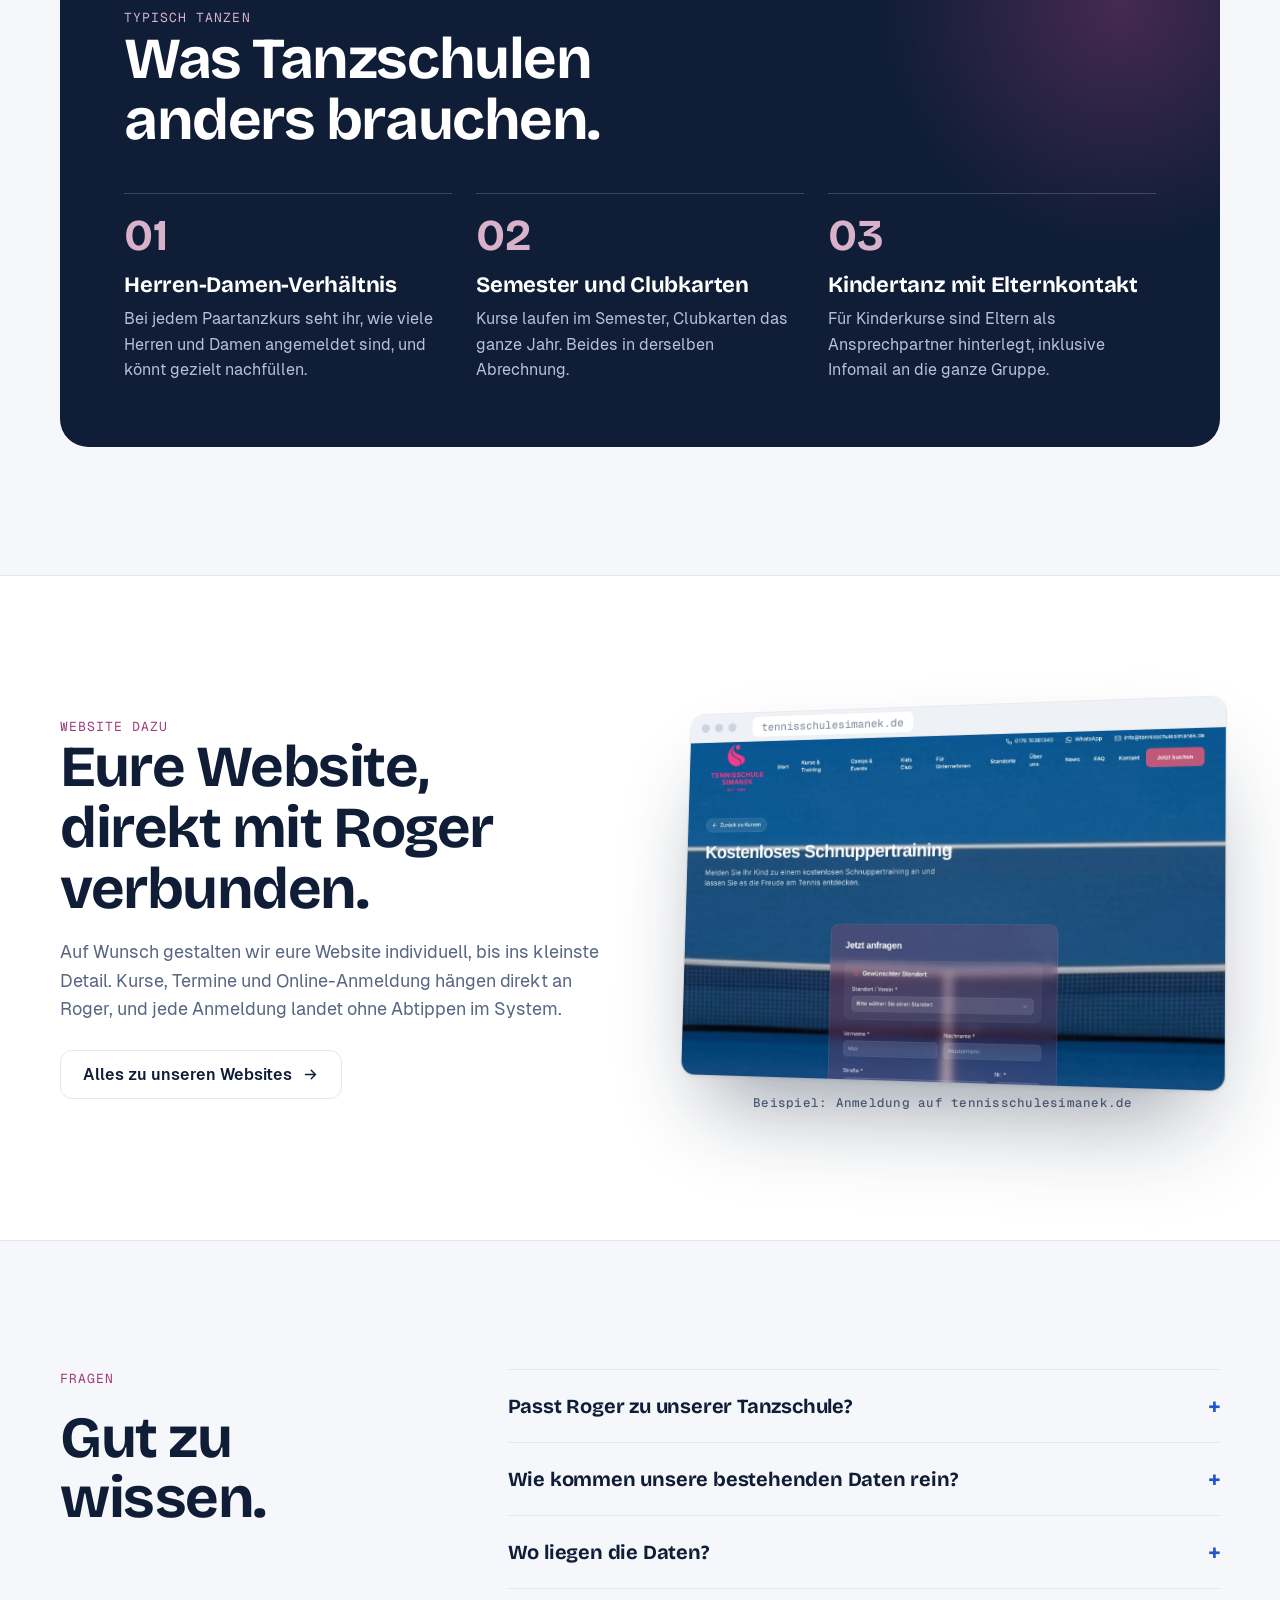
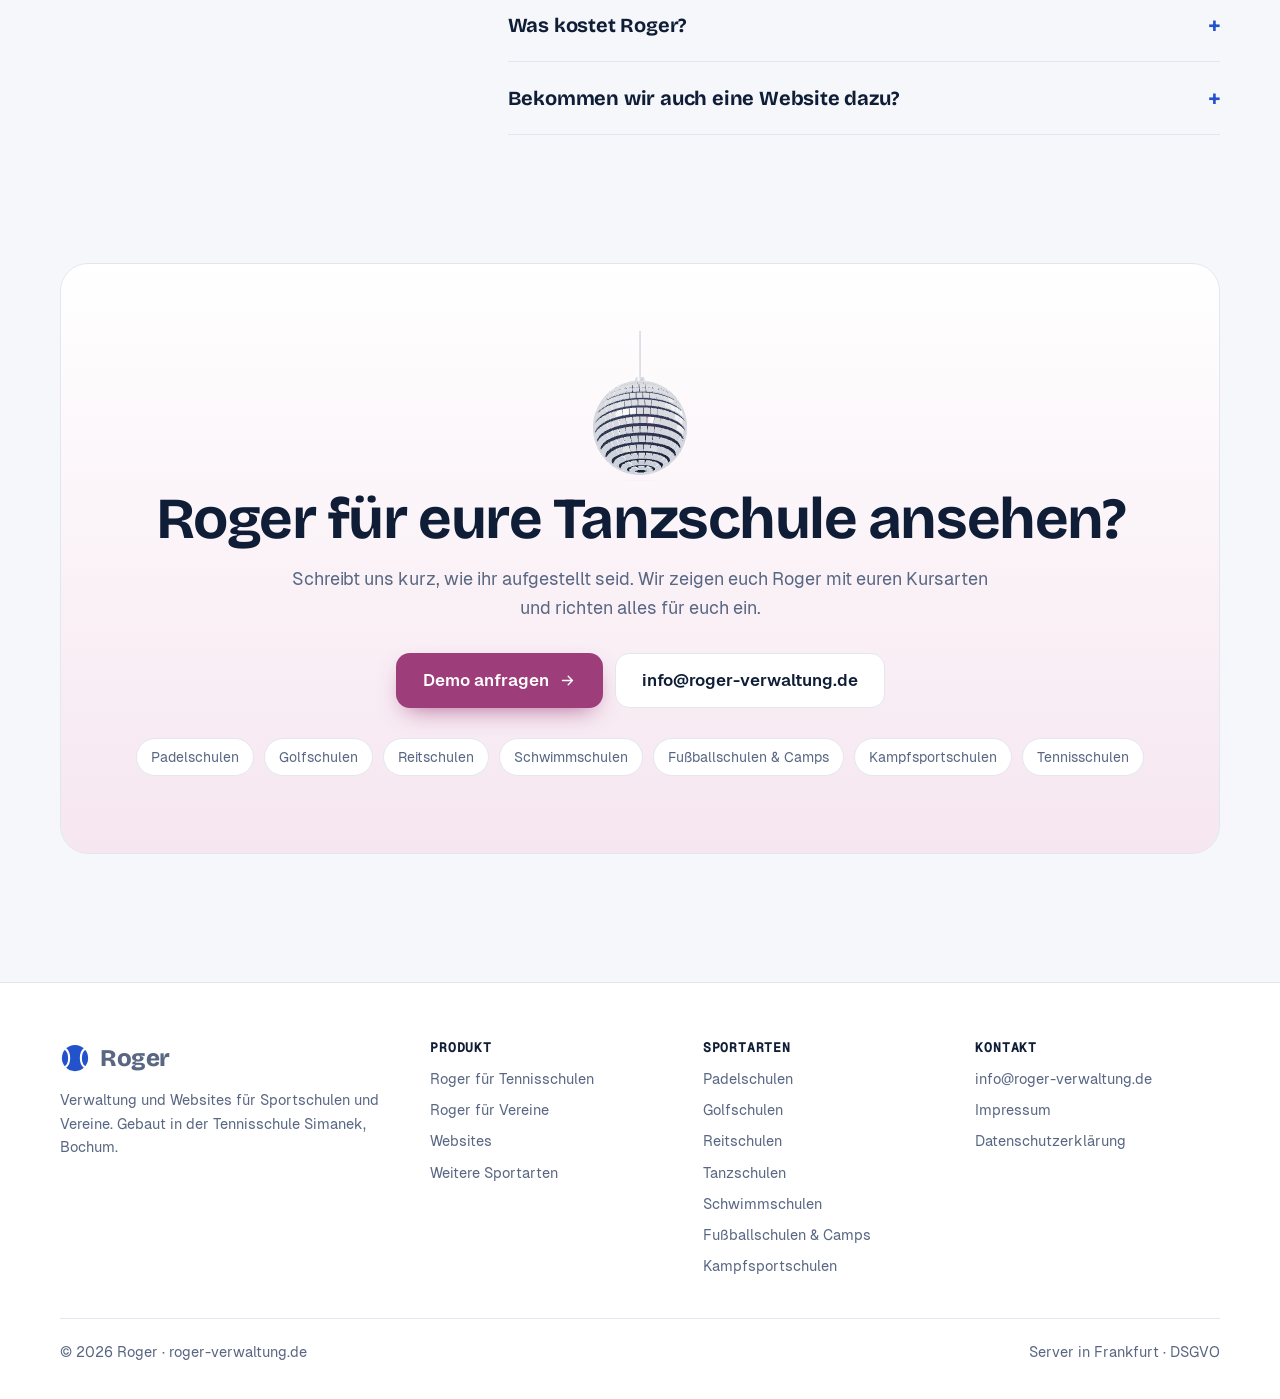
<file: sportarten/tanz.html>
<!doctype html>
<html lang="de">
<head>
<meta charset="utf-8">
<meta name="viewport" content="width=device-width, initial-scale=1, viewport-fit=cover">
<link rel="icon" href="/favicon.svg" type="image/svg+xml">
<title>Roger für Tanzschulen – Kursplan, Anmeldung und Abrechnung</title>
<meta name="description" content="Grundkurs, Hip-Hop, Hochzeitskurs oder Abschlussball: Roger plant eure Kurse über alle Säle, führt Paare zusammen, nimmt Anmeldungen an und rechnet Kurse, Clubkarten und Events ab.">
<meta property="og:title" content="Roger für Tanzschulen – Kursplan, Anmeldung und Abrechnung">
<meta property="og:description" content="Grundkurs, Hip-Hop, Hochzeitskurs oder Abschlussball: Roger plant eure Kurse über alle Säle, führt Paare zusammen, nimmt Anmeldungen an und rechnet Kurse, Clubkarten und Events ab.">
<meta property="og:image" content="https://roger-verwaltung.de/img/sport/tanz-dashboard.webp">
<meta property="og:url" content="https://roger-verwaltung.de/sportarten/tanz">
<meta name="theme-color" content="#F5F7FA">
<link rel="canonical" href="https://roger-verwaltung.de/sportarten/tanz">
<link rel="stylesheet" href="/fonts/fonts.css">
<style>
:root{
  --bg:#F5F7FA; --surface:#FFFFFF; --ink:#0F1D36; --muted:#596783; --rule:#E2E7EF;
  --blue:#2252CC; --blue-2:#3A6BE3; --blue-soft:#EAF0FD; --blue-mid:#C9D8F8;
  --grass:#2E7D58; --grass-soft:#E6F3EC; --grass-mid:#BFE0CD;
  --paper:#FBF8F1;
  --f-display:"Bricolage Grotesque","Helvetica Neue",Arial,sans-serif;
  --f-body:"Geist",system-ui,-apple-system,"Segoe UI",sans-serif;
  --f-mono:"Geist Mono",ui-monospace,SFMono-Regular,Menlo,monospace;
  --f-hand:"Segoe Print","Bradley Hand","Comic Sans MS",cursive;
  --wrap:1200px;
  --shadow:0 1px 2px rgba(15,29,54,.06),0 12px 32px -12px rgba(15,29,54,.18);
  --shadow-lg:0 2px 4px rgba(15,29,54,.05),0 40px 80px -30px rgba(15,29,54,.35);
  --ease:cubic-bezier(.2,.7,.2,1);
  color-scheme:light;
}
*{box-sizing:border-box}
html{scroll-behavior:smooth}
body{margin:0;background:var(--bg);color:var(--ink);font-family:var(--f-body);font-size:17px;line-height:1.6;-webkit-font-smoothing:antialiased;overflow-x:hidden}
body.modal-open{overflow:hidden}
a{color:inherit}
img,video{max-width:100%;height:auto;display:block}
.wrap{max-width:var(--wrap);margin:0 auto;padding-left:max(20px,env(safe-area-inset-left,0px));padding-right:max(20px,env(safe-area-inset-right,0px))}
.label{font-family:var(--f-mono);font-size:13px;letter-spacing:.08em;color:var(--blue);text-transform:uppercase}
h1,h2,h3{font-family:var(--f-display);font-weight:700;letter-spacing:-.025em;line-height:1.05;margin:0;text-wrap:balance}
h2{font-size:clamp(34px,4.6vw,58px)}
h3{font-size:22px;letter-spacing:-.01em;line-height:1.2}
p{margin:0}
.lead{color:var(--muted);font-size:clamp(17px,1.4vw,19px);max-width:60ch}
.btn{display:inline-flex;align-items:center;justify-content:center;gap:10px;font:600 16px/1 var(--f-body);text-decoration:none;border-radius:12px;padding:15px 22px;border:1px solid transparent;cursor:pointer;transition:transform .2s ease,box-shadow .2s ease,background .2s,border-color .2s;white-space:nowrap}
.btn svg{width:17px;height:17px;flex:none}
.btn-primary{background:var(--blue);color:#fff;box-shadow:0 8px 20px -8px rgba(34,82,204,.6)}
.btn-primary:hover{transform:translateY(-2px);box-shadow:0 14px 26px -10px rgba(34,82,204,.7);background:var(--blue-2)}
.btn-ghost{background:var(--surface);border-color:var(--rule);color:var(--ink)}
.btn-ghost:hover{border-color:#C9D2E0;transform:translateY(-1px)}
.btn-lg{padding:18px 26px;font-size:17px;border-radius:14px}
:focus-visible{outline:2px solid var(--blue);outline-offset:3px;border-radius:6px}
section{padding-block:clamp(80px,10vw,130px)}
.sec-head{display:grid;gap:18px;margin-bottom:52px;max-width:780px}
.sec-head.center{margin-inline:auto;text-align:center;justify-items:center}
.band{background:var(--surface);border-block:1px solid var(--rule)}

/* ---------- Navigation ---------- */
.nav{position:sticky;top:0;z-index:50;background:rgba(245,247,250,.8);backdrop-filter:saturate(1.4) blur(14px);-webkit-backdrop-filter:saturate(1.4) blur(14px);border-bottom:1px solid transparent;transition:border-color .3s,background .3s}
.nav.scrolled{border-bottom-color:var(--rule);background:rgba(255,255,255,.86)}
.nav .wrap{display:flex;align-items:center;justify-content:space-between;height:72px;gap:20px}
.brand{display:flex;align-items:center;gap:10px;text-decoration:none;font-family:var(--f-display);font-weight:800;font-size:24px;letter-spacing:-.02em}
.brand svg{width:30px;height:30px}
.nav-left{display:flex;align-items:center;gap:18px;min-width:0}
.pswitch{position:relative;display:flex;padding:4px;border-radius:999px;background:rgba(15,29,54,.06);border:1px solid rgba(15,29,54,.06)}
.pswitch a{position:relative;z-index:1;text-decoration:none;font:600 14px/1 var(--f-body);padding:9px 14px;border-radius:999px;color:var(--muted);transition:color .25s;white-space:nowrap}
.pswitch a[aria-current="page"]{color:#fff}
.pswitch a:not([aria-current]):hover{color:var(--ink)}
.pswitch .thumb{position:absolute;top:4px;bottom:4px;border-radius:999px;background:var(--blue);box-shadow:0 6px 14px -6px rgba(34,82,204,.7);transition:left .45s var(--ease),width .45s var(--ease)}
@media (max-width:640px){.brand .bt{display:none}.pswitch a{padding:9px 11px;font-size:13px}}
@media (max-width:520px){.nav .nav-cta .btn-primary{display:none}}
.nav-links{display:flex;gap:26px;font-size:15px;color:var(--muted);white-space:nowrap}
.nav-links a{text-decoration:none;transition:color .2s}
.nav-links a:hover{color:var(--ink)}
.nav-cta{display:flex;gap:10px;align-items:center}
.login-menu{position:relative}.login-menu>summary{list-style:none}.login-menu>summary::-webkit-details-marker{display:none}
.login-menu[open]>summary svg{transform:rotate(180deg)}
.login-pop{position:absolute;right:0;top:calc(100% + 8px);min-width:250px;background:var(--surface);border:1px solid var(--rule);border-radius:12px;box-shadow:0 18px 40px -18px rgba(15,29,54,.35);padding:6px;z-index:60}
.login-pop a{display:block;padding:10px 12px;border-radius:8px;text-decoration:none;color:var(--ink)}
.login-pop a:hover{background:var(--blue-soft)}.login-pop strong{display:block;font-size:15px}.login-pop span{display:block;font-size:13px;color:var(--muted)}
.nav .btn{padding:11px 18px;font-size:15px}
.burger{display:none;width:44px;height:44px;border-radius:12px;border:1px solid var(--rule);background:var(--surface);cursor:pointer;place-items:center}
.burger svg{width:20px;height:20px}
.mnav{display:none}
@media (max-width:1300px){.nav-links{display:none}.burger{display:grid}}
@media (max-width:560px){.nav .btn-ghost,.nav .login-menu{display:none}.nav .btn-primary{padding:11px 14px}}
.mnav.open{display:grid;position:fixed;inset:72px 0 auto 0;z-index:49;background:#fff;border-bottom:1px solid var(--rule);padding:12px 20px 22px;gap:4px;box-shadow:var(--shadow-lg)}
.mnav a{padding:12px 4px;text-decoration:none;font-weight:500;border-bottom:1px solid var(--rule)}
.faq-grid{display:grid;grid-template-columns:minmax(0,.7fr) minmax(0,1.3fr);gap:clamp(28px,5vw,70px);align-items:start}
.faq details{border-top:1px solid var(--rule);padding-block:20px}
.faq details:last-child{border-bottom:1px solid var(--rule)}
.faq summary{cursor:pointer;list-style:none;display:flex;justify-content:space-between;gap:20px;font-family:var(--f-display);font-weight:700;font-size:20px;letter-spacing:-.01em}
.faq summary::-webkit-details-marker{display:none}
.faq summary::after{content:"+";font-family:var(--f-mono);color:var(--blue);transition:transform .25s}
.faq details[open] summary::after{transform:rotate(45deg)}
.faq details p{margin-top:10px;color:var(--muted);max-width:68ch}
footer{padding-block:56px 34px;color:var(--muted);font-size:14.5px;border-top:1px solid var(--rule);background:var(--surface)}
.foot{display:grid;grid-template-columns:1.4fr 1fr 1fr 1fr;gap:28px}
.foot h4{margin:0 0 12px;font:600 13px var(--f-mono);letter-spacing:.06em;text-transform:uppercase;color:var(--ink)}
.foot nav{display:grid;gap:8px}
.foot a{text-decoration:none}
.foot a:hover{color:var(--ink)}
.foot p{max-width:34ch;margin-top:12px}
.copy{margin-top:40px;padding-top:22px;border-top:1px solid var(--rule);display:flex;justify-content:space-between;gap:16px;flex-wrap:wrap}
@media (max-width:820px){.foot{grid-template-columns:1fr 1fr}}


.pswitch .thumb{background:var(--ink);box-shadow:0 6px 14px -6px rgba(15,29,54,.6)}
.rv{opacity:0;transform:translateY(26px);transition:opacity .8s var(--ease),transform .8s var(--ease)}
.rv.in{opacity:1;transform:none}
@media (prefers-reduced-motion:reduce){.rv{opacity:1;transform:none;transition:none}}
main{overflow-x:clip}
h1,h2,h3{overflow-wrap:break-word;hyphens:manual}
@media (max-width:800px){.faq-grid{grid-template-columns:1fr}}
@media (max-width:480px){h2{font-size:clamp(28px,8.4vw,34px)}}
.cap{font:500 12.5px/1.4 var(--f-mono);color:var(--muted);letter-spacing:.02em;margin-top:14px;text-align:center}
canvas.s3d{display:block;width:100%;height:100%;opacity:0;transition:opacity .9s ease}
canvas.s3d.ready{opacity:1}
.win{border-radius:14px;overflow:hidden;background:#fff;box-shadow:0 2px 4px rgba(15,29,54,.05),0 50px 90px -30px rgba(15,29,54,.45),0 0 0 1px rgba(15,29,54,.07)}
.win .bar{height:30px;background:#EEF1F6;border-bottom:1px solid #E1E6EE;display:flex;align-items:center;gap:6px;padding:0 12px}
.win .bar i{width:9px;height:9px;border-radius:50%;background:#CDD4DF}
.win .bar span{margin-left:12px;font:500 11.5px var(--f-mono);color:#8A94A6;background:#fff;border-radius:6px;padding:3px 10px;white-space:nowrap;overflow:hidden;text-overflow:ellipsis;min-width:0}
.win img{width:100%;height:auto;display:block}
.contact{text-align:center;border:1px solid var(--rule);border-radius:28px;padding:clamp(40px,6vw,80px) 24px;position:relative;overflow:hidden}
.contact .lead{margin:16px auto 0}
.contact .cta-row{display:flex;gap:12px;flex-wrap:wrap;justify-content:center;margin-top:30px}

html{scroll-padding-top:84px}.nav-links{display:none!important}.burger{display:grid!important}.sw-s{display:none}.pswitch:not(:has([aria-current])) .thumb{opacity:0;transition:left .45s var(--ease),width .45s var(--ease),opacity .3s}.pswitch.hov .thumb{opacity:1}@media (max-width:1080px){html{scroll-padding-top:128px}.nav .wrap{flex-wrap:wrap;height:auto!important;padding-top:10px;padding-bottom:10px;row-gap:10px}.nav-left{display:contents!important}.nav .brand{order:1}.nav .brand .bt,.nav .brand>span{display:inline!important}.nav-cta{order:2;margin-left:auto}.nav .wrap::after{content:"";order:3;flex-basis:100%;height:0}.pswitch{order:4;overflow-x:auto;scrollbar-width:none;max-width:100%}.pswitch::-webkit-scrollbar{display:none}.mnav.open{inset:118px 0 auto 0!important}}@media (max-width:600px){.pswitch{flex:1 1 100%;justify-content:space-between}.pswitch a{padding:9px 10px!important;font-size:13px!important;flex:1 1 auto;text-align:center}}@media (min-width:1081px){.mnav.open{left:auto!important;right:max(20px,calc((100vw - 1200px) / 2 + 20px))!important;top:78px!important;width:320px;border:1px solid var(--rule);border-radius:16px}}@media (max-width:440px){.sw-l{display:none}.sw-s{display:inline}.pswitch a{padding:9px 6px!important;font-size:12.5px!important}}

.label{color:var(--ac)}
.shero{position:relative;padding-block:clamp(40px,6vw,80px) clamp(50px,7vw,90px);overflow:hidden;isolation:isolate}
.shero::before{content:"";position:absolute;inset:0;z-index:-3;background:radial-gradient(55% 60% at 78% 30%,color-mix(in srgb,var(--ac) 18%,transparent),transparent 70%),radial-gradient(45% 50% at 5% 90%,color-mix(in srgb,var(--ac) 10%,transparent),transparent 70%)}
.blob{position:absolute;z-index:-2;border-radius:50%;filter:blur(60px);opacity:.5;background:color-mix(in srgb,var(--ac) 40%,#fff);animation:drift 18s ease-in-out infinite alternate}
.blob.b2{background:#C9D8F8;animation-duration:23s;animation-delay:-6s}
@keyframes drift{0%{transform:translate(0,0) scale(1)}50%{transform:translate(60px,-40px) scale(1.15)}100%{transform:translate(-40px,30px) scale(.95)}}
.dots{position:absolute;inset:0;z-index:-2;background-image:radial-gradient(color-mix(in srgb,var(--ac) 35%,transparent) 1.2px,transparent 1.4px);background-size:26px 26px;-webkit-mask:radial-gradient(60% 70% at 75% 40%,#000 0%,transparent 75%);mask:radial-gradient(60% 70% at 75% 40%,#000 0%,transparent 75%);opacity:.5;animation:dotpan 40s linear infinite}
@keyframes dotpan{to{background-position:260px 130px}}
.hgrid{display:grid;grid-template-columns:minmax(0,1fr) minmax(0,1.05fr);gap:clamp(24px,4vw,60px);align-items:center}
.crumb{display:inline-flex;align-items:center;gap:8px;font-size:14px;color:var(--muted);text-decoration:none;margin-bottom:18px}
.crumb:hover{color:var(--ink)}
.hgrid>div:first-child{container-type:inline-size}
.shero h1{font-size:min(72px,calc(100cqw / var(--L) * 1.66));line-height:1;margin-top:12px;overflow-wrap:normal}
.shero h1 em{font-style:normal;color:var(--ac);display:block}
.shero .tag{font-family:var(--f-display);font-weight:600;font-size:clamp(19px,1.8vw,23px);letter-spacing:-.01em;margin-top:22px}
.shero .lead{margin-top:14px}
.cta-row{display:flex;gap:12px;flex-wrap:wrap;margin-top:30px}
.btn-ac{background:var(--ac);color:#fff;box-shadow:0 10px 24px -10px color-mix(in srgb,var(--ac) 80%,transparent)}
.btn-ac:hover{transform:translateY(-2px);filter:brightness(1.08)}
.chips{display:flex;flex-wrap:wrap;gap:8px;margin-top:28px}
.chips span{font-size:13.5px;border:1px solid var(--rule);background:rgba(255,255,255,.8);border-radius:999px;padding:6px 12px;color:var(--muted)}
.hvis{position:relative;aspect-ratio:1/0.92;perspective:1600px}
.hvis>.win{position:absolute;right:0;top:12%;width:100%;transform:rotateY(-16deg) rotateX(8deg);transform-origin:70% 50%;transition:transform 1.2s var(--ease);animation:float 7s ease-in-out infinite}
.hvis:hover>.win{transform:rotateY(-6deg) rotateX(3deg)}
@keyframes float{50%{translate:0 -10px}}
.obj{position:absolute;left:-14%;bottom:-12%;width:62%;aspect-ratio:1;z-index:2;filter:drop-shadow(0 30px 30px rgba(15,29,54,.18))}
.fcard{position:absolute;z-index:3;background:#fff;border-radius:12px;padding:10px 14px;box-shadow:var(--shadow-lg);font-size:13px;display:flex;align-items:center;gap:10px;animation:float 6s ease-in-out infinite;line-height:1.3}
.fcard b{display:block;font-size:13.5px}.fcard small{color:var(--muted);font-size:12px}
.fcard .ico{width:32px;height:32px;border-radius:9px;display:grid;place-items:center;background:var(--acs);color:var(--ac);flex:none}
.fcard .ico svg{width:17px;height:17px}
.fc1{right:-3%;top:2%;animation-delay:-2s}.fc2{right:6%;bottom:4%;animation-delay:-4s}
@media (max-width:980px){.hgrid{grid-template-columns:1fr}.hvis{margin-top:20px}.fc1{right:0}}
@media (max-width:560px){.obj{width:46%;left:-4%;bottom:-4%}.fcard{display:none}}
.peek{padding-top:30px}
.peek .stage{perspective:1800px}
.peek .stage .win{max-width:1080px;margin:0 auto;transform:rotateX(var(--tilt,24deg)) scale(var(--sc,.92));transform-origin:50% 0;will-change:transform}
.tour{display:grid;grid-template-columns:minmax(0,.8fr) minmax(0,1.2fr);gap:clamp(28px,5vw,70px)}
.tstep{min-height:62vh;display:flex;flex-direction:column;justify-content:center;opacity:.35;transition:opacity .5s}
.tstep.on{opacity:1}
.tstep:last-child{min-height:48vh}
.tstep .n{font:600 13px var(--f-mono);color:var(--ac);letter-spacing:.08em}
.tstep h3{font-size:clamp(26px,2.6vw,34px);margin:10px 0 12px}
.tstep p{color:var(--muted);max-width:42ch}
.tstep .mimg{display:none}
.tview{position:sticky;top:calc(50vh - 230px);height:460px;perspective:2000px}
.tview .win{position:absolute;inset:0 0 auto 0;opacity:0;transform:rotateY(18deg) translateX(40px) scale(.94);transition:opacity .7s var(--ease),transform .9s var(--ease)}
.tview .win.on{opacity:1;transform:none}
.tview .win.past{transform:rotateY(-18deg) translateX(-40px) scale(.94)}
.prog{position:absolute;left:0;right:0;bottom:0;display:flex;gap:6px;justify-content:center}
.prog i{width:26px;height:4px;border-radius:4px;background:var(--rule);transition:background .4s,width .4s}
.prog i.on{background:var(--ac);width:44px}
@media (max-width:900px){.tour{grid-template-columns:1fr}.tview{display:none}.tstep{min-height:0;opacity:1;padding-block:26px}.tstep .mimg{display:block;margin-top:18px}}
.bento{display:grid;grid-template-columns:repeat(3,1fr);gap:16px}
.fx{position:relative;background:var(--surface);border:1px solid var(--rule);border-radius:18px;padding:26px;overflow:hidden;transition:opacity .8s var(--ease),transform .25s ease,box-shadow .3s,border-color .3s}
.fx:hover{box-shadow:var(--shadow-lg);border-color:color-mix(in srgb,var(--ac) 30%,var(--rule))}
.fx::after{content:"";position:absolute;inset:0;background:radial-gradient(240px circle at var(--mx,50%) var(--my,0%),color-mix(in srgb,var(--ac) 12%,transparent),transparent 60%);opacity:0;transition:opacity .3s;pointer-events:none}
.fx:hover::after{opacity:1}
.fx .ico{width:46px;height:46px;border-radius:13px;display:grid;place-items:center;background:var(--acs);color:var(--ac);margin-bottom:18px}
.fx .ico svg{width:22px;height:22px}
.fx p{color:var(--muted);margin-top:10px;font-size:16px}
.fx:nth-child(1),.fx:nth-child(4),.fx:nth-child(6){grid-column:span 2}
.fx.wide{display:grid;grid-template-columns:minmax(0,1fr) minmax(0,1.1fr);gap:24px;padding-right:0;padding-bottom:0}
.fx.wide>div:first-child{padding-bottom:26px}
.fx .crop{position:relative;align-self:end;height:190px;overflow:hidden;border-radius:12px 0 0 0;border:1px solid var(--rule);border-right:0;border-bottom:0;background:#fff;box-shadow:0 20px 40px -24px rgba(15,29,54,.35);transition:transform .5s var(--ease)}
.fx .crop img{width:720px;max-width:none;height:auto;margin:-14px 0 0 -128px}
.fx.wide:hover .crop{transform:translateY(-6px)}
@media (max-width:900px){.bento{grid-template-columns:1fr 1fr}.fx:nth-child(1),.fx:nth-child(4),.fx:nth-child(6){grid-column:1/-1}}
@media (max-width:620px){.fx.wide{grid-template-columns:1fr;padding-left:26px}.fx .crop{height:150px;margin-left:0}}
@media (max-width:620px){.bento{grid-template-columns:1fr}}
.spec{background:var(--ink);color:#fff;border-radius:28px;padding:clamp(34px,5vw,64px);position:relative;overflow:hidden}
.spec::before{content:"";position:absolute;width:520px;height:520px;right:-160px;top:-200px;border-radius:50%;background:radial-gradient(circle,color-mix(in srgb,var(--ac) 70%,transparent),transparent 65%);opacity:.55;animation:drift 16s ease-in-out infinite alternate}
.spec h2{color:#fff;max-width:18ch;position:relative}
.spec .label{color:color-mix(in srgb,var(--ac) 40%,#fff);position:relative}
.sp3{display:grid;grid-template-columns:repeat(3,1fr);gap:24px;margin-top:42px;position:relative}
.sp3 div{border-top:1px solid rgba(255,255,255,.18);padding-top:20px}
.sp3 b{display:block;font:700 44px/1 var(--f-display);color:color-mix(in srgb,var(--ac) 40%,#fff);margin-bottom:14px}
.sp3 h3{color:#fff}.sp3 p{color:#B7C1D6;margin-top:8px;font-size:16px}
@media (max-width:800px){.sp3{grid-template-columns:1fr}}
@media (max-width:480px){.spec h2,.contact h2{font-size:26px}.spec{padding:30px 22px}}
.webx{display:grid;grid-template-columns:1fr 1fr;gap:clamp(24px,4vw,60px);align-items:center}
.webx .stackimg{perspective:1400px}
.webx .stackimg .win img{aspect-ratio:16/10;object-fit:cover;object-position:50% 0}
.webx .stackimg .win{transform:rotateY(-14deg) rotateX(4deg);transition:transform .9s var(--ease)}
.webx .stackimg:hover .win{transform:none}
@media (max-width:900px){.webx{grid-template-columns:1fr}}
.more{display:flex;gap:12px;flex-wrap:wrap;margin-top:26px}
.contact{background:linear-gradient(180deg,var(--surface),var(--acs))}
.contact .cobj{width:150px;height:150px;margin:-10px auto 8px}
.others{display:flex;flex-wrap:wrap;gap:10px;justify-content:center;margin-top:30px}
.others a{font-size:14px;text-decoration:none;border:1px solid var(--rule);background:#fff;border-radius:999px;padding:7px 14px;color:var(--muted);transition:color .2s,border-color .2s}
.others a:hover{color:var(--ink);border-color:#C9D2E0}
:root{--ac:#9D3D7A;--acs:#F6E6F0}
</style>
</head>
<body>
<header class="nav" id="nav">
  <div class="wrap">
    <div class="nav-left">
      <a class="brand" href="/" aria-label="Roger – Übersicht aller Produkte"><svg viewBox="0 0 32 32" aria-hidden="true"><circle cx="16" cy="16" r="14" fill="#2252CC"/><path d="M6 6.5c5 4 5 15 0 19M26 6.5c-5 4-5 15 0 19" fill="none" stroke="#fff" stroke-width="2.2" stroke-linecap="round"/></svg><span class="bt">Roger</span></a>
      <nav class="pswitch" aria-label="Produkt wählen"><a href="/tennisschulen"><span class="sw-l">Tennisschulen</span><span class="sw-s">Tennis</span></a><a href="/sportarten" aria-current="page">Weitere Sportarten</a><a href="/websites">Websites</a><a href="/vereine">Vereine</a><i class="thumb" aria-hidden="true"></i></nav>
    </div>
    <nav class="nav-links" aria-label="Abschnitte"><a href="#rundgang">Rundgang</a><a href="#funktionen">Funktionen</a><a href="#fragen">Fragen</a></nav>
    <div class="nav-cta">
      <details class="login-menu">
        <summary class="btn btn-ghost">Anmelden <svg viewBox="0 0 24 24" width="14" height="14" fill="none" stroke="currentColor" stroke-width="2.2" stroke-linecap="round" aria-hidden="true"><path d="m6 9 6 6 6-6"/></svg></summary>
        <div class="login-pop" role="menu">
          <a role="menuitem" href="https://app.roger-verwaltung.de"><strong>Schule</strong><span>Kursplan, Kunden, Abrechnung</span></a>
          <a role="menuitem" href="https://verein.roger-verwaltung.de"><strong>Verein</strong><span>Mitglieder, Beiträge, SEPA</span></a>
        </div>
      </details>
      <a class="btn btn-primary" href="#kontakt">Demo anfragen</a>
      <button class="burger" type="button" id="burger" aria-label="Menü öffnen" aria-expanded="false" aria-controls="mnav"><svg viewBox="0 0 24 24" fill="none" stroke="currentColor" stroke-width="2" stroke-linecap="round"><path d="M4 7h16M4 12h16M4 17h16"/></svg></button>
    </div>
  </div>
</header>
<nav class="mnav" id="mnav" aria-label="Menü"><a href="#rundgang">Rundgang</a><a href="#funktionen">Funktionen</a><a href="#fragen">Fragen</a><a href="#kontakt">Demo anfragen</a><a href="/tennisschulen">Roger für Tennisschulen</a><a href="/vereine">Roger für Vereine</a><a href="/websites">Websites</a><a href="/sportarten">Alle Sportarten</a><a href="https://app.roger-verwaltung.de">Anmelden Schule</a><a href="https://verein.roger-verwaltung.de">Anmelden Verein</a></nav>
<main>
<section class="shero" aria-labelledby="h">
  <div class="dots" aria-hidden="true"></div>
  <div class="blob" style="width:420px;height:420px;right:-80px;top:-60px" aria-hidden="true"></div>
  <div class="blob b2" style="width:360px;height:360px;left:-120px;bottom:-80px" aria-hidden="true"></div>
  <div class="wrap hgrid">
    <div>
      <a class="crumb" href="/sportarten">← Alle Sportarten</a>
      <p class="label">Roger · Tanzen</p>
      <h1 id="h" style="--L:11">Roger für <em>Tanzschulen</em></h1>
      <p class="tag">Kurse, Paare und Säle in einem System.</p>
      <p class="lead">Grundkurs, Hip-Hop, Hochzeitskurs oder Abschlussball: Roger plant eure Kurse über alle Säle, führt Paare zusammen, nimmt Anmeldungen an und rechnet Kurse, Clubkarten und Events ab.</p>
      <div class="cta-row"><a class="btn btn-ac btn-lg" href="mailto:info@roger-verwaltung.de?subject=Roger%20für%20unsere%20Tanzschule">Demo anfragen <svg viewBox="0 0 24 24" fill="none" stroke="currentColor" stroke-width="2" stroke-linecap="round" stroke-linejoin="round" aria-hidden="true"><path d="M5 12h14M13 6l6 6-6 6"/></svg></a><a class="btn btn-ghost btn-lg" href="#rundgang">Rundgang ansehen</a></div>
      <div class="chips"><span>Welttanz Grundkurs</span><span>Discofox</span><span>Hip-Hop Kids</span><span>Ballett</span><span>Salsa</span></div>
    </div>
    <div class="hvis">
      <div class="win"><div class="bar"><i></i><i></i><i></i><span>app.roger-verwaltung.de</span></div><img src="/img/sport/tanz-dashboard.webp" alt="Dashboard von Roger für Tanzschulen" width="1200" height="750" decoding="async"></div>
      <div class="obj"><canvas class="s3d" data-kind="tanz" data-ac="#9D3D7A" data-dist="4.6" aria-hidden="true"></canvas></div>
      <div class="fcard fc1"><span class="ico"><svg viewBox="0 0 24 24" fill="none" stroke="currentColor" stroke-width="1.8" stroke-linecap="round" stroke-linejoin="round" aria-hidden="true"><rect x="4" y="3" width="16" height="18" rx="2"/><path d="M8 8h8M8 12h8M8 16h5"/></svg></span><div><b>Neue Anmeldung</b><small>Welttanz Grundkurs (Paar)</small></div></div>
      <div class="fcard fc2"><span class="ico"><svg viewBox="0 0 24 24" fill="none" stroke="currentColor" stroke-width="1.8" stroke-linecap="round" stroke-linejoin="round" aria-hidden="true"><path d="M3 10h18L12 4zM5 10v8M9.5 10v8M14.5 10v8M19 10v8M3 21h18"/></svg></span><div><b>96.740,00 €</b><small>Herbstsemester 2026</small></div></div>
    </div>
  </div>
</section>

<section id="rundgang" aria-labelledby="tour-h">
  <div class="wrap">
    <div class="sec-head"><p class="label">Rundgang</p><h2 id="tour-h">Vom Kursplan bis zur Rechnung.</h2></div>
    <div class="tour">
      <div class="tsteps"><div class="tstep" data-i="0"><span class="n">01 · KURSPLAN</span><h3>Der Kursplan für alle Standorte</h3><p>Jede Einheit mit Zeit, Tanzlehrer und Belegung. Ihr filtert nach Woche, Tag oder Standort und seht sofort, wo noch Platz ist.</p><div class="mimg"><div class="win"><div class="bar"><i></i><i></i><i></i><span>app.roger-verwaltung.de</span></div><img src="/img/sport/tanz-plan.webp" alt="Kursplan in Roger" width="1200" height="750" loading="lazy" decoding="async"></div><p class="cap">Beispielansicht mit erfundenen Daten</p></div></div><div class="tstep" data-i="1"><span class="n">02 · TÄNZER</span><h3>Alles zu einer Person an einem Ort</h3><p>Kontaktdaten, Angaben zum Tanzen, Kurse, Rechnungen und Notizen der Tanzlehrer liegen zusammen, statt in Ordnern und Chats verteilt.</p><div class="mimg"><div class="win"><div class="bar"><i></i><i></i><i></i><span>app.roger-verwaltung.de</span></div><img src="/img/sport/tanz-akte.webp" alt="Tänzer in Roger" width="1200" height="750" loading="lazy" decoding="async"></div><p class="cap">Beispielansicht mit erfundenen Daten</p></div></div><div class="tstep" data-i="2"><span class="n">03 · ANMELDUNGEN</span><h3>Online-Anmeldungen landen sofort im System</h3><p>Neue Anmeldungen von eurer Website erscheinen hier mit allen Angaben. Mit einem Klick tragt ihr sie in den passenden Kurs ein.</p><div class="mimg"><div class="win"><div class="bar"><i></i><i></i><i></i><span>app.roger-verwaltung.de</span></div><img src="/img/sport/tanz-anmeldungen.webp" alt="Anmeldungen in Roger" width="1200" height="750" loading="lazy" decoding="async"></div><p class="cap">Beispielansicht mit erfundenen Daten</p></div></div><div class="tstep" data-i="3"><span class="n">04 · SAMMELABRECHNUNG</span><h3>Rechnungen für ganze Kurse auf einmal</h3><p>Roger rechnet Einheiten, Preise und Zuschläge pro Teilnehmer zusammen und erstellt alle Rechnungen in einem Durchgang, inklusive Versand per E-Mail.</p><div class="mimg"><div class="win"><div class="bar"><i></i><i></i><i></i><span>app.roger-verwaltung.de</span></div><img src="/img/sport/tanz-abrechnung.webp" alt="Sammelabrechnung in Roger" width="1200" height="750" loading="lazy" decoding="async"></div><p class="cap">Beispielansicht mit erfundenen Daten</p></div></div></div>
      <div><div class="tview" id="tview"><div class="win on"><div class="bar"><i></i><i></i><i></i><span>app.roger-verwaltung.de</span></div><img src="/img/sport/tanz-plan.webp" alt="Kursplan in Roger" width="1200" height="750" loading="lazy" decoding="async"></div><div class="win"><div class="bar"><i></i><i></i><i></i><span>app.roger-verwaltung.de</span></div><img src="/img/sport/tanz-akte.webp" alt="Tänzer in Roger" width="1200" height="750" loading="lazy" decoding="async"></div><div class="win"><div class="bar"><i></i><i></i><i></i><span>app.roger-verwaltung.de</span></div><img src="/img/sport/tanz-anmeldungen.webp" alt="Anmeldungen in Roger" width="1200" height="750" loading="lazy" decoding="async"></div><div class="win"><div class="bar"><i></i><i></i><i></i><span>app.roger-verwaltung.de</span></div><img src="/img/sport/tanz-abrechnung.webp" alt="Sammelabrechnung in Roger" width="1200" height="750" loading="lazy" decoding="async"></div><div class="prog"><i class="on"></i><i class=""></i><i class=""></i><i class=""></i></div></div></div>
    </div>
  </div>
</section>

<section class="band" id="funktionen" aria-labelledby="f-h">
  <div class="wrap">
    <div class="sec-head"><p class="label">Funktionen</p><h2 id="f-h">Gemacht für den Alltag in eurer Tanzschule.</h2></div>
    <div class="bento"><article class="fx wide rv" style="transition-delay:0ms"><div><div class="ico"><svg viewBox="0 0 24 24" fill="none" stroke="currentColor" stroke-width="1.8" stroke-linecap="round" stroke-linejoin="round" aria-hidden="true"><rect x="3" y="4" width="18" height="18" rx="2"/><path d="M16 2v4M8 2v4M3 10h18"/></svg></div><h3>Kursplan für alle Säle</h3><p>Alle Kurse nach Saal, Tanzlehrer und Wochentag. Vertretungen und ausgefallene Stunden sind für alle sofort sichtbar.</p></div><div class="crop" aria-hidden="true"><img src="/img/sport/tanz-plan.webp" alt="" loading="lazy" width="1200" height="750"></div></article><article class="fx rv" style="transition-delay:70ms"><div class="ico"><svg viewBox="0 0 24 24" fill="none" stroke="currentColor" stroke-width="1.8" stroke-linecap="round" stroke-linejoin="round" aria-hidden="true"><circle cx="9" cy="8" r="3.5"/><path d="M2 20a7 7 0 0 1 14 0"/><path d="M16 4.5a3.5 3.5 0 0 1 0 7M22 20a7 7 0 0 0-4.5-6.5"/></svg></div><h3>Paare und Einzelanmeldungen</h3><p>Paare melden sich gemeinsam an, Einzelpersonen kommen auf die Partnerliste. Roger zeigt, wo Herren oder Damen fehlen.</p></article><article class="fx rv" style="transition-delay:140ms"><div class="ico"><svg viewBox="0 0 24 24" fill="none" stroke="currentColor" stroke-width="1.8" stroke-linecap="round" stroke-linejoin="round" aria-hidden="true"><circle cx="12" cy="8" r="4"/><path d="M4 21a8 8 0 0 1 16 0"/></svg></div><h3>Tänzer mit Kursstufe</h3><p>Vom Grundkurs bis Gold: Kursstufe, Partner, Clubkarte und Rechnungen beim Tänzer.</p></article><article class="fx wide rv" style="transition-delay:210ms"><div><div class="ico"><svg viewBox="0 0 24 24" fill="none" stroke="currentColor" stroke-width="1.8" stroke-linecap="round" stroke-linejoin="round" aria-hidden="true"><circle cx="12" cy="12" r="4"/><path d="M12 2v2M12 20v2M2 12h2M20 12h2M5 5l1.5 1.5M17.5 17.5 19 19M5 19l1.5-1.5M17.5 6.5 19 5"/></svg></div><h3>Bälle und Events</h3><p>Abschlussbälle, Workshops und Partys mit Anmeldung, Gästen und eigener Abrechnung.</p></div><div class="crop" aria-hidden="true"><img src="/img/sport/tanz-plan.webp" alt="" loading="lazy" width="1200" height="750"></div></article><article class="fx rv" style="transition-delay:280ms"><div class="ico"><svg viewBox="0 0 24 24" fill="none" stroke="currentColor" stroke-width="1.8" stroke-linecap="round" stroke-linejoin="round" aria-hidden="true"><rect x="4" y="3" width="16" height="18" rx="2"/><path d="M8 8h8M8 12h8M8 16h5"/></svg></div><h3>Online-Anmeldung</h3><p>Anmeldung über eure Website, als Paar oder allein, mit Wunschkurs und freien Plätzen in Echtzeit.</p></article><article class="fx wide rv" style="transition-delay:350ms"><div><div class="ico"><svg viewBox="0 0 24 24" fill="none" stroke="currentColor" stroke-width="1.8" stroke-linecap="round" stroke-linejoin="round" aria-hidden="true"><path d="M3 10h18L12 4zM5 10v8M9.5 10v8M14.5 10v8M19 10v8M3 21h18"/></svg></div><h3>Rechnung und Zahlungsabgleich</h3><p>Kurse, Clubkarten und Monatsbeiträge abrechnen, Erinnerungen versenden, Zahlungen automatisch zuordnen.</p></div><div class="crop" aria-hidden="true"><img src="/img/sport/tanz-abrechnung.webp" alt="" loading="lazy" width="1200" height="750"></div></article></div>
  </div>
</section>

<section aria-labelledby="sp-h">
  <div class="wrap">
    <div class="spec"><p class="label">Typisch Tanzen</p><h2 id="sp-h">Was Tanzschulen anders brauchen.</h2><div class="sp3"><div class="rv" style="transition-delay:0ms"><b>01</b><h3>Herren-Damen-Verhältnis</h3><p>Bei jedem Paartanzkurs seht ihr, wie viele Herren und Damen angemeldet sind, und könnt gezielt nachfüllen.</p></div><div class="rv" style="transition-delay:90ms"><b>02</b><h3>Semester und Clubkarten</h3><p>Kurse laufen im Semester, Clubkarten das ganze Jahr. Beides in derselben Abrechnung.</p></div><div class="rv" style="transition-delay:180ms"><b>03</b><h3>Kindertanz mit Elternkontakt</h3><p>Für Kinderkurse sind Eltern als Ansprechpartner hinterlegt, inklusive Infomail an die ganze Gruppe.</p></div></div></div>
  </div>
</section>

<section class="band" aria-labelledby="w-h">
  <div class="wrap webx">
    <div class="rv"><p class="label">Website dazu</p><h2 id="w-h">Eure Website, direkt mit Roger verbunden.</h2><p class="lead" style="margin-top:18px">Auf Wunsch gestalten wir eure Website individuell, bis ins kleinste Detail. Kurse, Termine und Online-Anmeldung hängen direkt an Roger, und jede Anmeldung landet ohne Abtippen im System.</p><div class="more"><a class="btn btn-ghost" href="/websites">Alles zu unseren Websites <svg viewBox="0 0 24 24" fill="none" stroke="currentColor" stroke-width="2" stroke-linecap="round" stroke-linejoin="round" aria-hidden="true"><path d="M5 12h14M13 6l6 6-6 6"/></svg></a></div></div>
    <div class="stackimg rv"><div class="win"><div class="bar"><i></i><i></i><i></i><span>tennisschulesimanek.de</span></div><img src="/img/web-anmeldung.webp" alt="Anmeldeformular auf tennisschulesimanek.de" width="1200" height="750" loading="lazy" decoding="async"></div><p class="cap">Beispiel: Anmeldung auf tennisschulesimanek.de</p></div>
  </div>
</section>

<section id="fragen" aria-labelledby="q-h">
  <div class="wrap faq-grid">
    <div class="sec-head"><p class="label">Fragen</p><h2 id="q-h">Gut zu wissen.</h2></div>
    <div class="faq"><details><summary>Passt Roger zu unserer Tanzschule?</summary><p>Begriffe, Felder und Abläufe sind auf Tanzschulen eingestellt: Tänzer, Tanzlehrer, Standorte und eure Kursarten. Was ihr anders nennt oder zusätzlich braucht, stellen wir beim Einrichten für euch ein.</p></details><details><summary>Wie kommen unsere bestehenden Daten rein?</summary><p>Ihr schickt uns eure Listen, zum Beispiel aus Excel oder eurem bisherigen Programm. Wir übernehmen Kunden, Kurse und Preise und prüfen das Ergebnis gemeinsam mit euch, bevor ihr loslegt.</p></details><details><summary>Wo liegen die Daten?</summary><p>Auf Servern in Frankfurt am Main. Wir schließen mit euch einen Vertrag zur Auftragsverarbeitung nach DSGVO, und jede Person im Team sieht nur, was sie für ihre Arbeit braucht.</p></details><details><summary>Was kostet Roger?</summary><p>Der Preis richtet sich nach Größe und Umfang eurer Tanzschule, zum Beispiel nach Standorten und Zahl der Tanzlehrer. Schreibt uns kurz, wie ihr aufgestellt seid, dann bekommt ihr ein konkretes Angebot.</p></details><details><summary>Bekommen wir auch eine Website dazu?</summary><p>Wenn ihr wollt, ja. Wir gestalten eure Website individuell, und jede Anmeldung, die dort eingeht, landet direkt in Roger.</p></details></div>
  </div>
</section>

<section id="kontakt" style="padding-top:0" aria-labelledby="c-h">
  <div class="wrap">
    <div class="contact rv">
      <div class="cobj"><canvas class="s3d" data-kind="tanz" data-ac="#9D3D7A" data-dist="4.4" aria-hidden="true"></canvas></div>
      <h2 id="c-h">Roger für eure Tanzschule ansehen?</h2>
      <p class="lead">Schreibt uns kurz, wie ihr aufgestellt seid. Wir zeigen euch Roger mit euren Kursarten und richten alles für euch ein.</p>
      <div class="cta-row"><a class="btn btn-ac btn-lg" href="mailto:info@roger-verwaltung.de?subject=Roger%20für%20unsere%20Tanzschule">Demo anfragen <svg viewBox="0 0 24 24" fill="none" stroke="currentColor" stroke-width="2" stroke-linecap="round" stroke-linejoin="round" aria-hidden="true"><path d="M5 12h14M13 6l6 6-6 6"/></svg></a><a class="btn btn-ghost btn-lg" href="mailto:info@roger-verwaltung.de">info@roger-verwaltung.de</a></div>
      <div class="others"><a href="/sportarten/padel">Padelschulen</a><a href="/sportarten/golf">Golfschulen</a><a href="/sportarten/reiten">Reitschulen</a><a href="/sportarten/schwimmen">Schwimmschulen</a><a href="/sportarten/fussball">Fußballschulen &amp; Camps</a><a href="/sportarten/kampfsport">Kampfsportschulen</a><a href="/tennisschulen">Tennisschulen</a></div>
    </div>
  </div>
</section>
</main>
<footer>
  <div class="wrap">
    <div class="foot">
      <div><a class="brand" href="/"><svg viewBox="0 0 32 32" aria-hidden="true"><circle cx="16" cy="16" r="14" fill="#2252CC"/><path d="M6 6.5c5 4 5 15 0 19M26 6.5c-5 4-5 15 0 19" fill="none" stroke="#fff" stroke-width="2.2" stroke-linecap="round"/></svg>Roger</a><p>Verwaltung und Websites für Sportschulen und Vereine. Gebaut in der Tennisschule Simanek, Bochum.</p></div>
      <div><h4>Produkt</h4><nav><a href="/tennisschulen">Roger für Tennisschulen</a><a href="/vereine">Roger für Vereine</a><a href="/websites">Websites</a><a href="/sportarten">Weitere Sportarten</a></nav></div>
      <div><h4>Sportarten</h4><nav><a href="/sportarten/padel">Padelschulen</a><a href="/sportarten/golf">Golfschulen</a><a href="/sportarten/reiten">Reitschulen</a><a href="/sportarten/tanz">Tanzschulen</a><a href="/sportarten/schwimmen">Schwimmschulen</a><a href="/sportarten/fussball">Fußballschulen &amp; Camps</a><a href="/sportarten/kampfsport">Kampfsportschulen</a></nav></div>
      <div><h4>Kontakt</h4><nav><a href="mailto:info@roger-verwaltung.de">info@roger-verwaltung.de</a><a href="/impressum.html">Impressum</a><a href="/datenschutz.html">Datenschutzerklärung</a></nav></div>
    </div>
    <div class="copy"><span>© 2026 Roger · roger-verwaltung.de</span><span>Server in Frankfurt · DSGVO</span></div>
  </div>
</footer>
<script>
(() => {
  const nav = document.getElementById('nav');
  addEventListener('scroll', () => nav.classList.toggle('scrolled', scrollY > 10), { passive: true });
  const burger = document.getElementById('burger'), mnav = document.getElementById('mnav');
  burger.addEventListener('click', () => { const o = mnav.classList.toggle('open'); burger.setAttribute('aria-expanded', o); });
  mnav.querySelectorAll('a').forEach((a) => a.addEventListener('click', () => { mnav.classList.remove('open'); burger.setAttribute('aria-expanded', 'false'); }));
  document.addEventListener('click', (ev) => { const m = document.querySelector('.login-menu'); if (m && m.open && !m.contains(ev.target)) m.open = false; });
  const sw = document.querySelector('.pswitch');
  if (sw) { const thumb = sw.querySelector('.thumb'), cur = sw.querySelector('[aria-current]');
    const place = (el) => { thumb.style.left = el.offsetLeft + 'px'; thumb.style.width = el.offsetWidth + 'px'; };
    const settle = () => { if (cur) place(cur); sw.classList.remove('hov'); }; settle(); addEventListener('resize', settle); document.fonts && document.fonts.ready.then(settle);
    sw.querySelectorAll('a').forEach((a) => a.addEventListener('mouseenter', () => { place(a); sw.classList.add('hov'); })); sw.addEventListener('mouseleave', settle); }
  const io = new IntersectionObserver((es) => es.forEach((en) => { if (en.isIntersecting) { en.target.classList.add('in'); io.unobserve(en.target); } }), { threshold: .12 });
  document.querySelectorAll('.rv').forEach((el) => io.observe(el));
})();
</script>
<script>
(() => {
  const red = matchMedia('(prefers-reduced-motion: reduce)').matches;
  const steps = [...document.querySelectorAll('.tstep')], wins = [...document.querySelectorAll('#tview .win')], dots = [...document.querySelectorAll('.prog i')];
  const set = (i) => { steps.forEach((s, j) => s.classList.toggle('on', j === i)); wins.forEach((v, j) => { v.classList.toggle('on', j === i); v.classList.toggle('past', j < i); }); dots.forEach((d, j) => d.classList.toggle('on', j === i)); };
  const io = new IntersectionObserver((es) => es.forEach((en) => { if (en.isIntersecting) set(+en.target.dataset.i); }), { rootMargin: '-45% 0px -45% 0px' });
  steps.forEach((s) => io.observe(s)); set(0);
  document.querySelectorAll('.fx').forEach((c) => {
    c.addEventListener('pointermove', (ev) => { const r = c.getBoundingClientRect(), x = (ev.clientX - r.left) / r.width, y = (ev.clientY - r.top) / r.height;
      c.style.setProperty('--mx', x * 100 + '%'); c.style.setProperty('--my', y * 100 + '%'); if (!red && c.classList.contains('in')) c.style.transform = `perspective(900px) rotateX(${(.5 - y) * 6}deg) rotateY(${(x - .5) * 8}deg)`; });
    c.addEventListener('pointerleave', () => { c.style.transform = ''; });
  });
})();
</script>
<script type="module">
import { mount } from '/js/sport3d.js';
const ok = (() => { try { const c = document.createElement('canvas'); return !!(c.getContext('webgl2') || c.getContext('webgl')); } catch (e) { return false; } })();
if (ok) document.querySelectorAll('canvas.s3d').forEach((c) => mount(c, c.dataset.kind, { accent: c.dataset.ac, dist: +(c.dataset.dist || 4.8), host: c.closest('.hvis,.contact,.tile') || c }));
</script>
</body>
</html>
</file>
<file: fonts/fonts.css>
/* Schriften liegen auf diesem Server – keine Verbindung zu Google Fonts (DSGVO) */
@font-face{font-family:'Bricolage Grotesque';font-style:normal;font-weight:600;font-display:swap;src:url('bricolage-grotesque-latin-600-normal.woff2') format('woff2')}
@font-face{font-family:'Bricolage Grotesque';font-style:normal;font-weight:700;font-display:swap;src:url('bricolage-grotesque-latin-700-normal.woff2') format('woff2')}
@font-face{font-family:'Bricolage Grotesque';font-style:normal;font-weight:800;font-display:swap;src:url('bricolage-grotesque-latin-800-normal.woff2') format('woff2')}
@font-face{font-family:'Geist';font-style:normal;font-weight:400;font-display:swap;src:url('geist-sans-latin-400-normal.woff2') format('woff2')}
@font-face{font-family:'Geist';font-style:normal;font-weight:500;font-display:swap;src:url('geist-sans-latin-500-normal.woff2') format('woff2')}
@font-face{font-family:'Geist';font-style:normal;font-weight:600;font-display:swap;src:url('geist-sans-latin-600-normal.woff2') format('woff2')}
@font-face{font-family:'Geist Mono';font-style:normal;font-weight:400;font-display:swap;src:url('geist-mono-latin-400-normal.woff2') format('woff2')}
@font-face{font-family:'Geist Mono';font-style:normal;font-weight:500;font-display:swap;src:url('geist-mono-latin-500-normal.woff2') format('woff2')}
</file>
